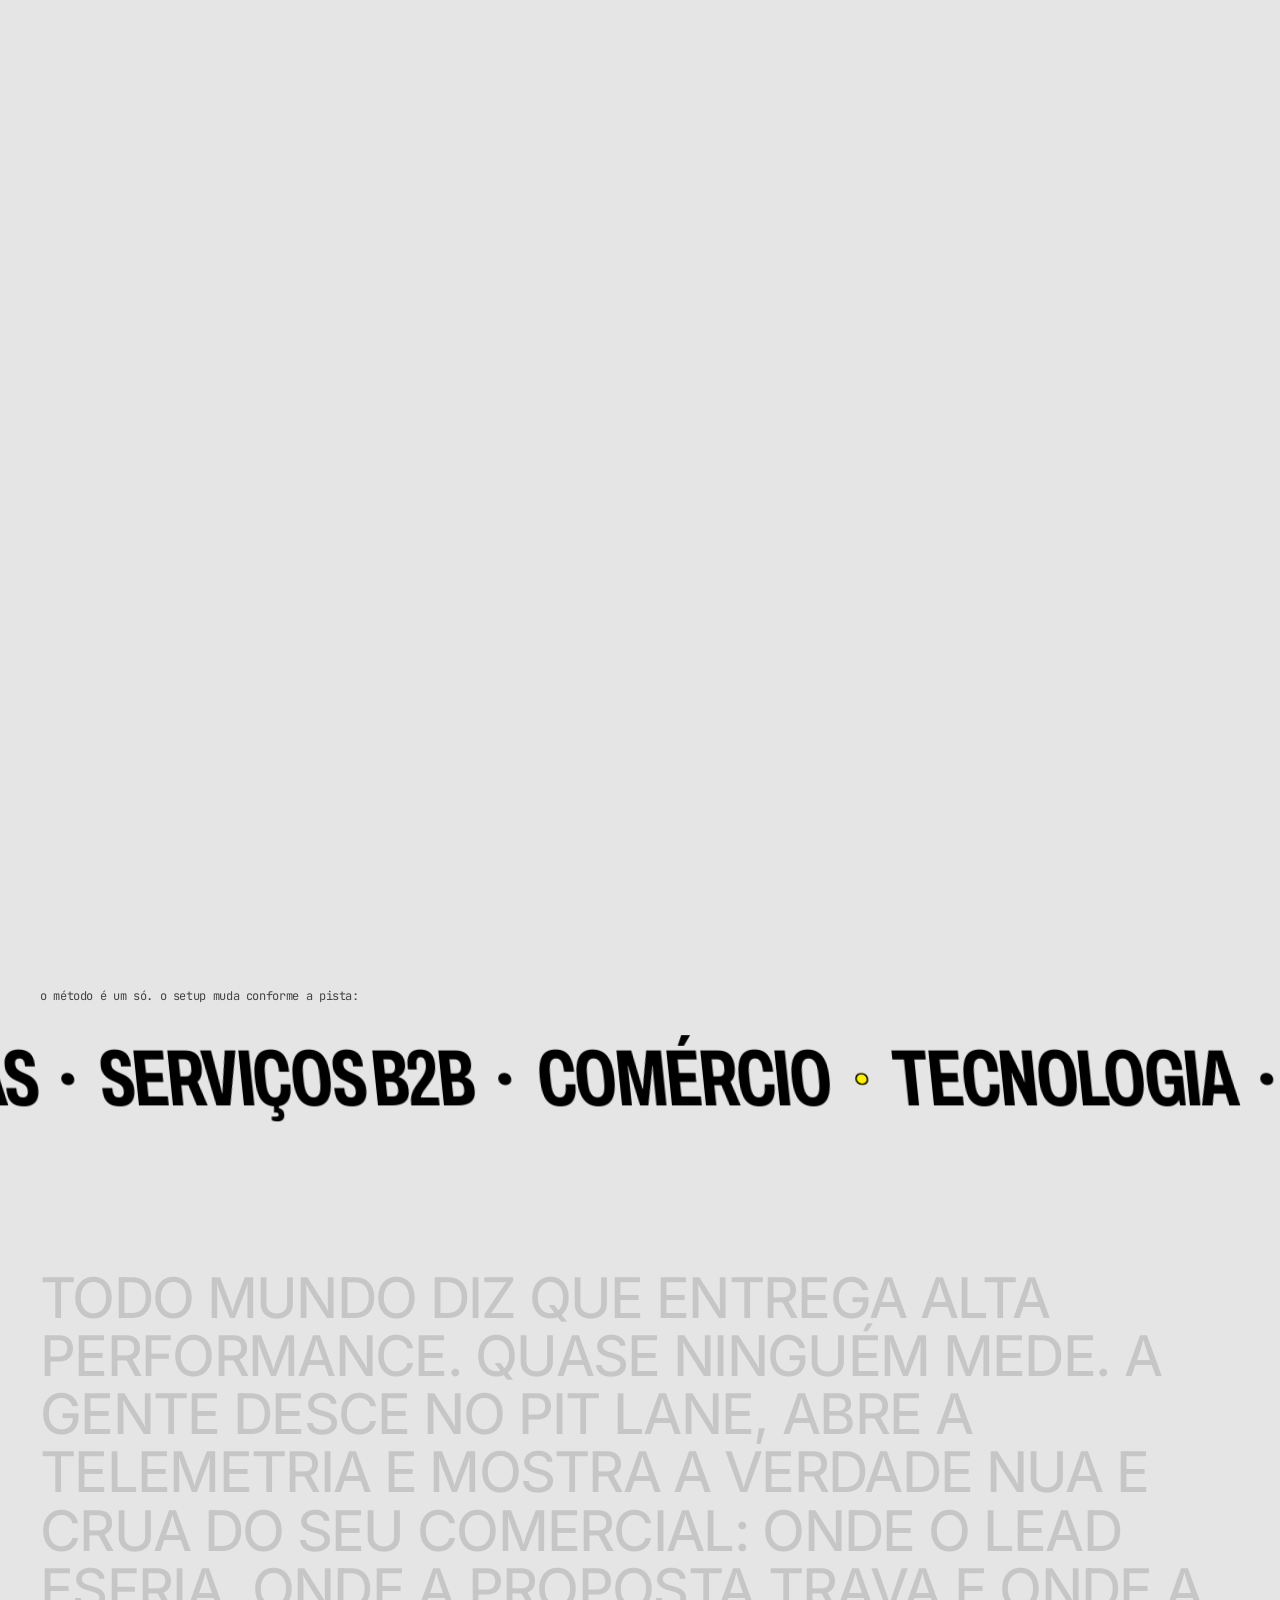
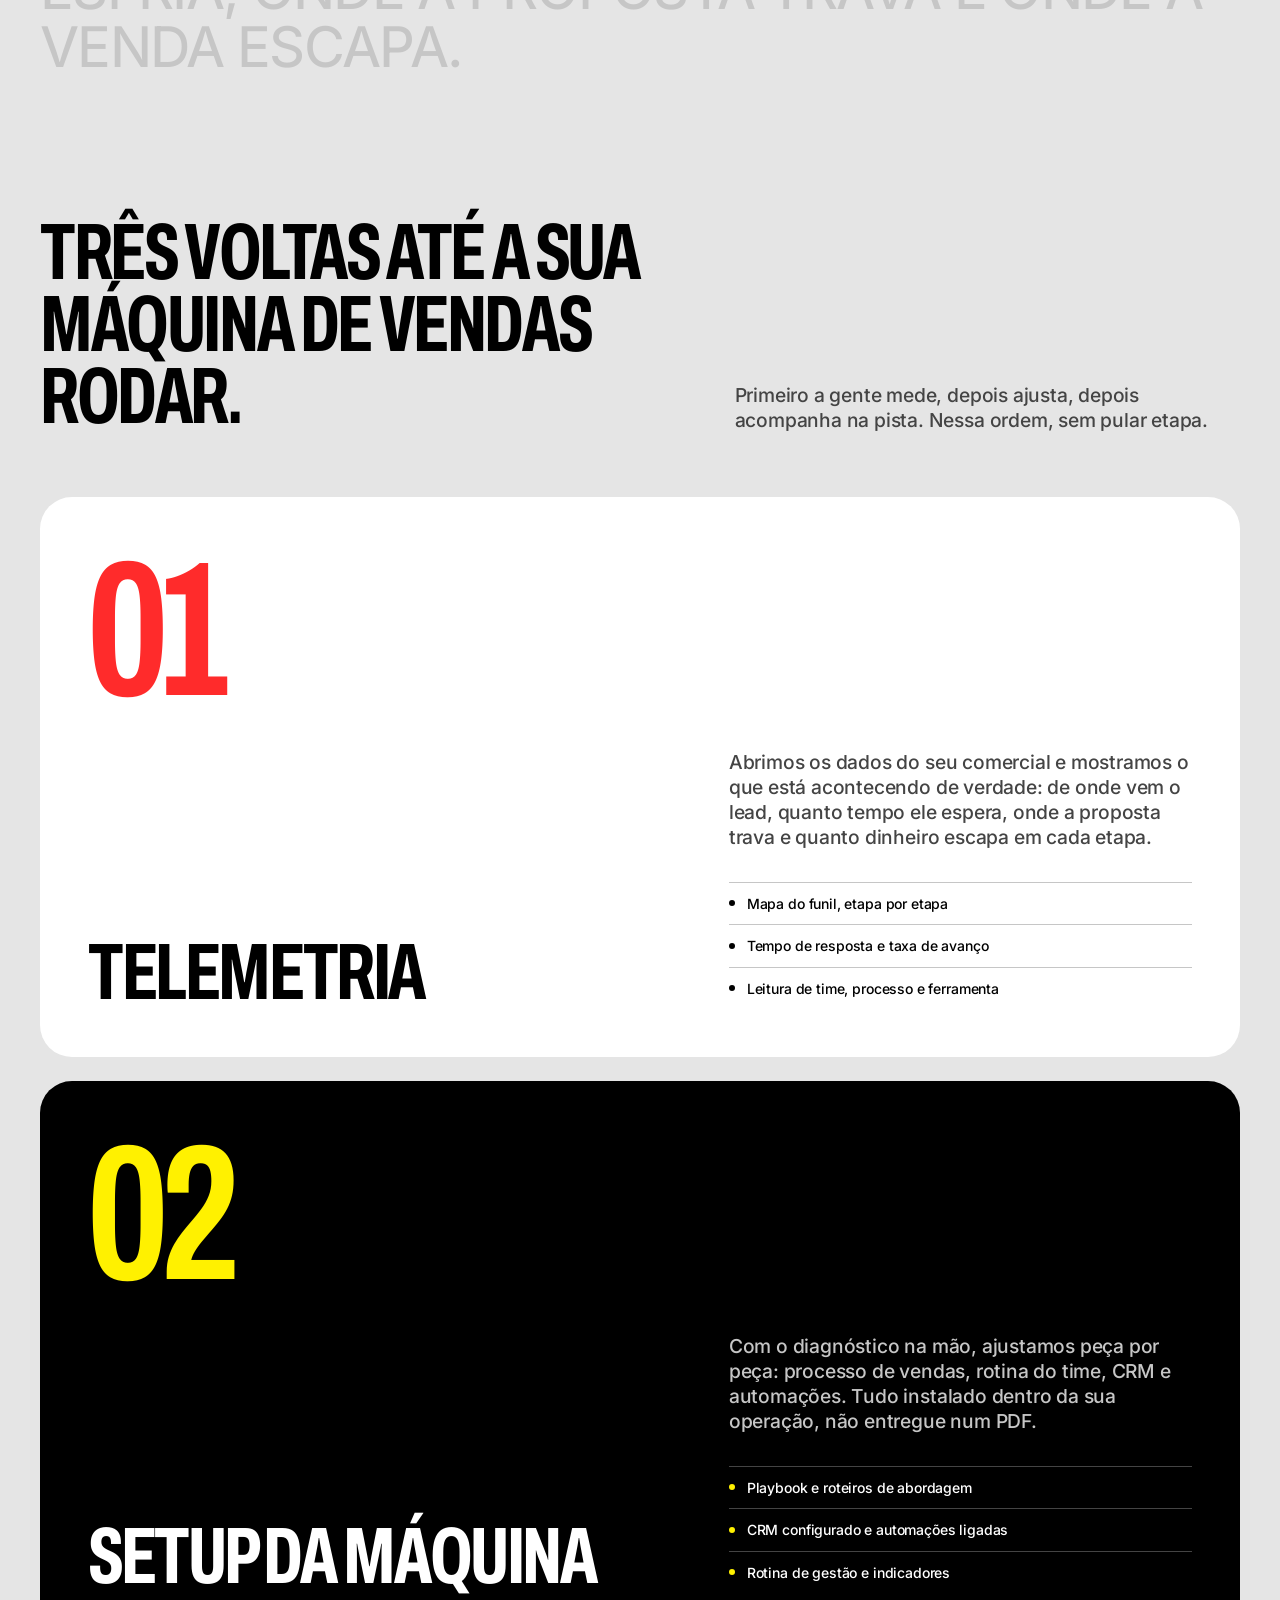
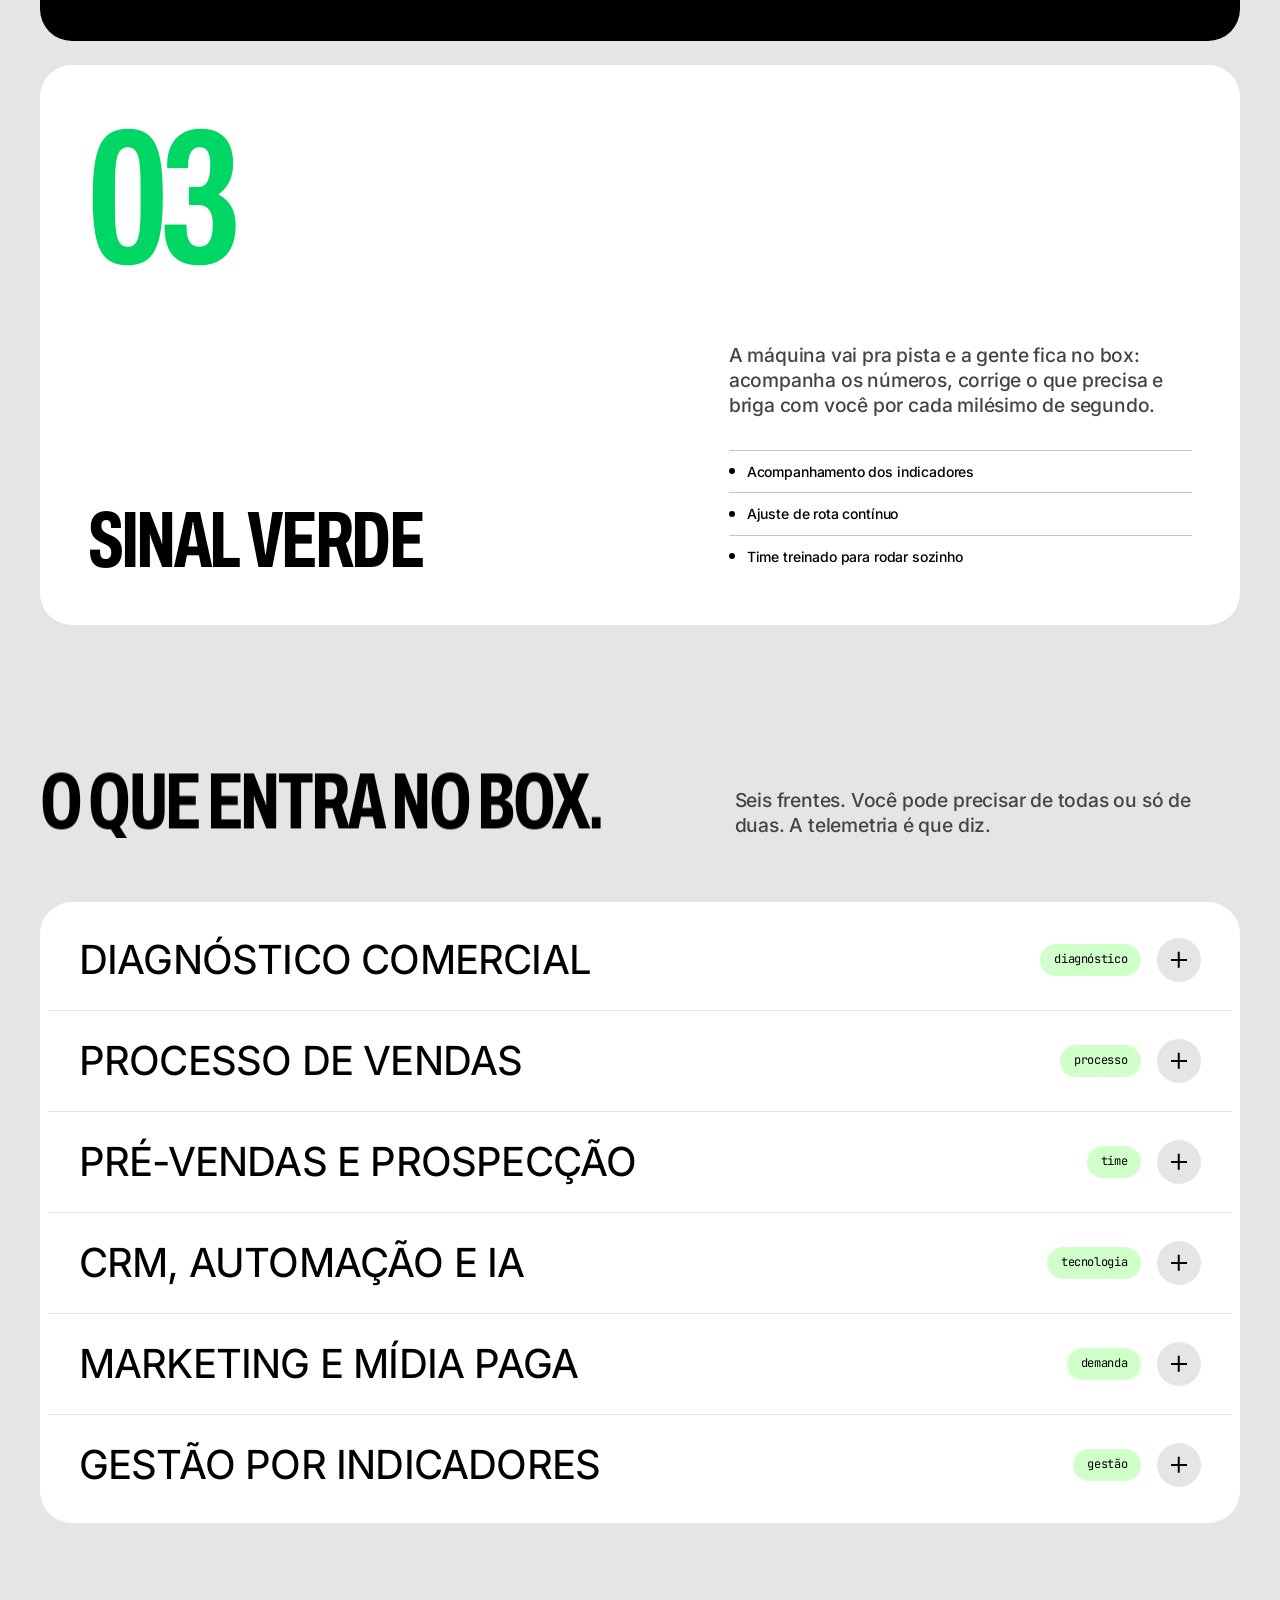
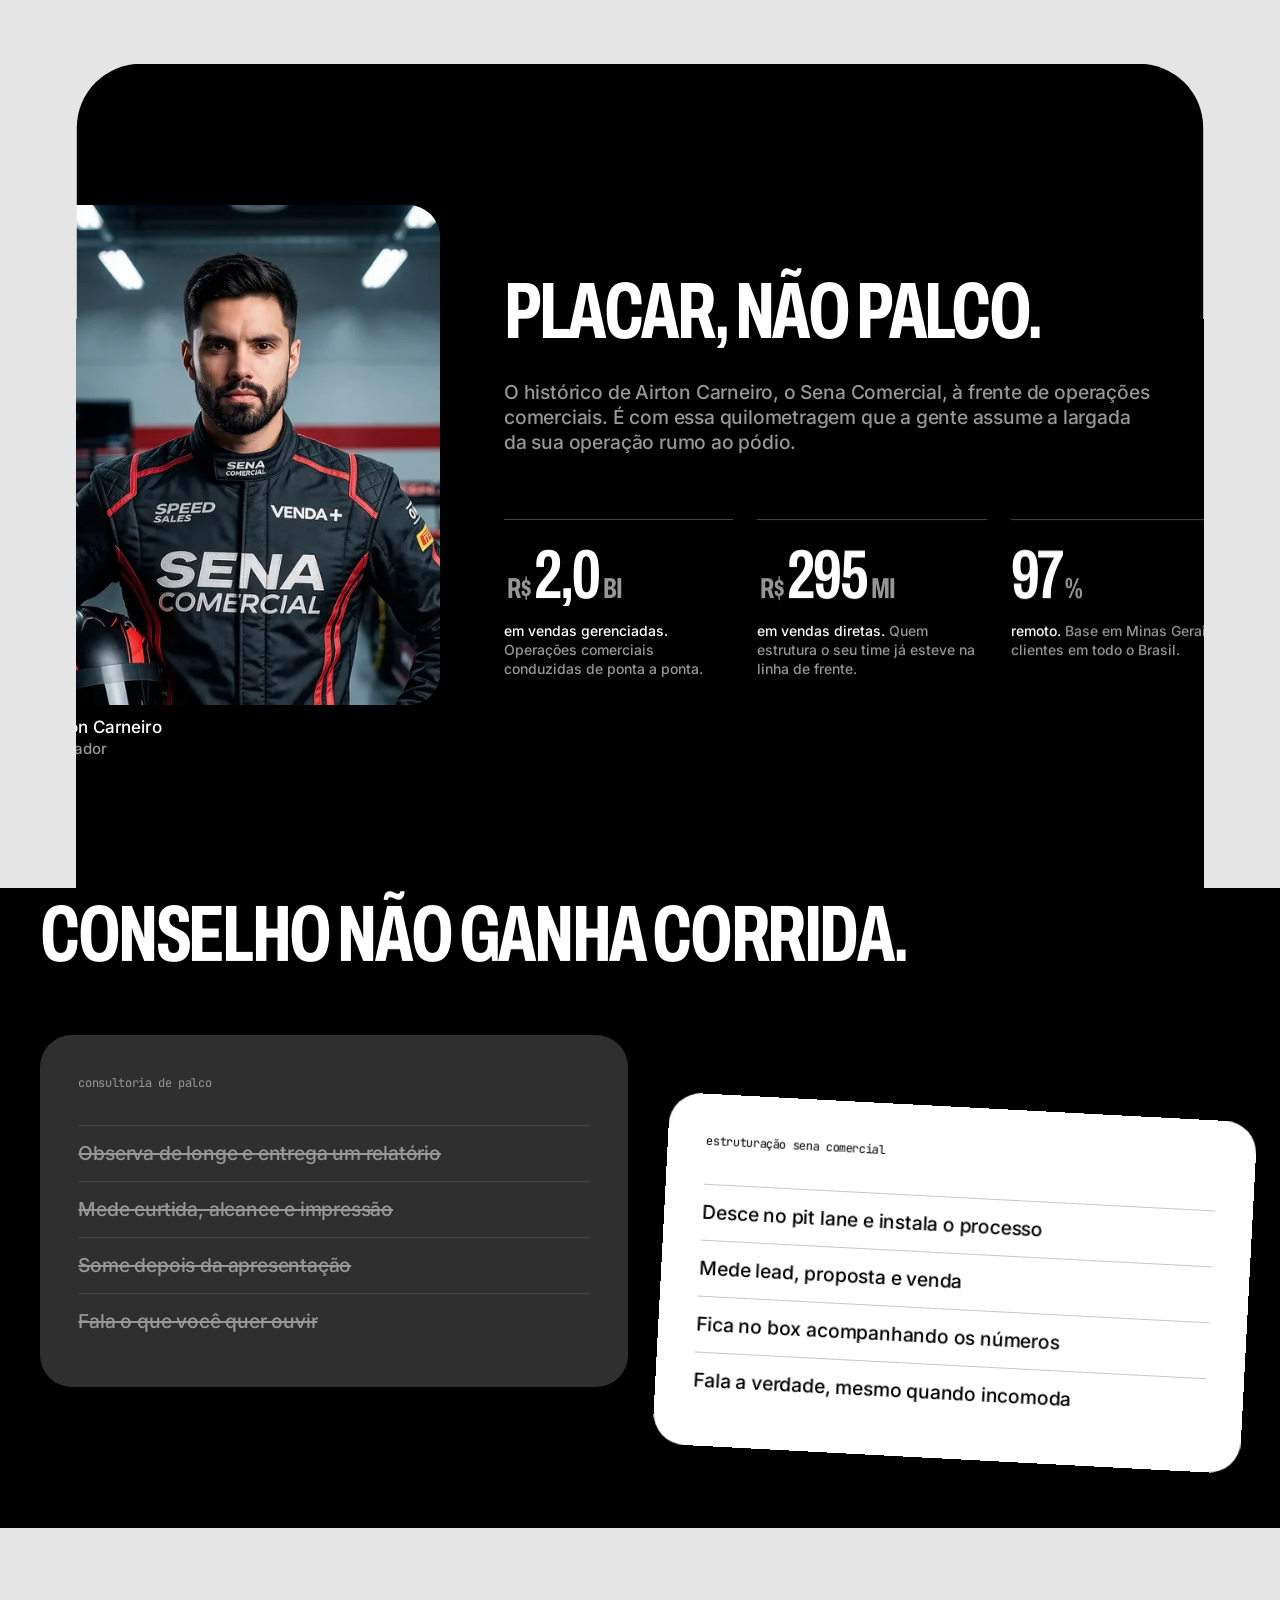
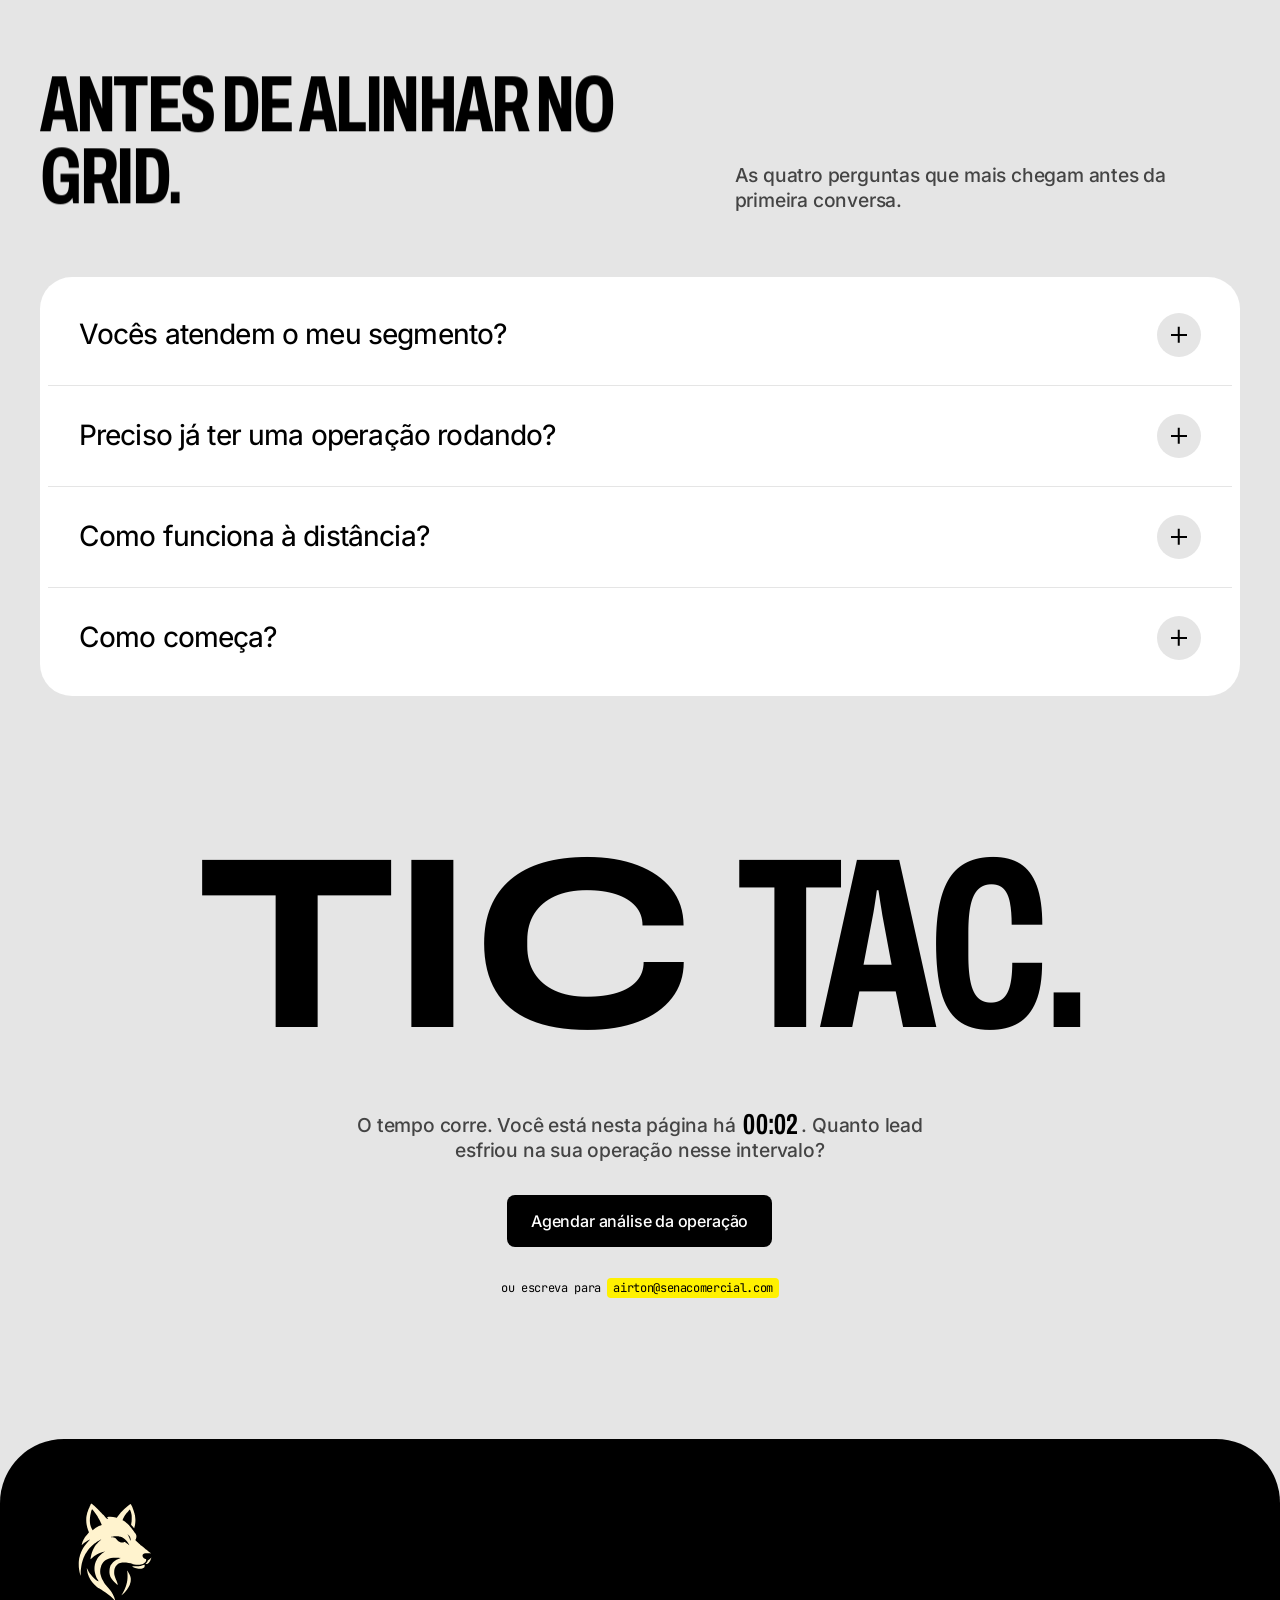
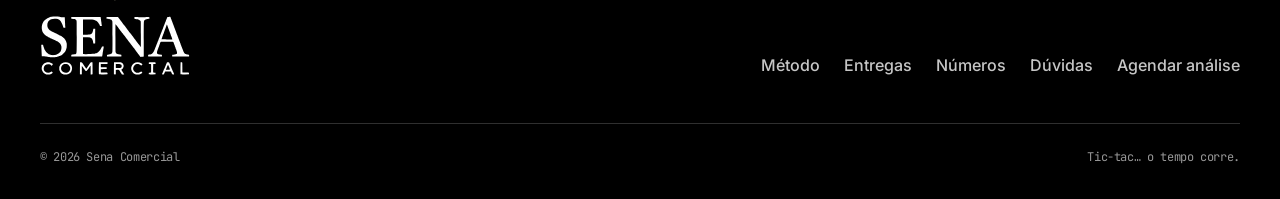
<file: index.html>
<!doctype html>
<html lang="pt-BR">
<head>
<meta charset="utf-8">
<meta name="viewport" content="width=device-width, initial-scale=1, viewport-fit=cover">
<title>Sena Comercial — estruturação comercial com rigor de escuderia</title>
<meta name="description" content="A Sena Comercial estrutura o processo, o time e a tecnologia de vendas da sua empresa. Diagnóstico, setup e acompanhamento, sem enrolação.">
<meta name="theme-color" content="#e5e5e5">
<link rel="canonical" href="https://senacomercial.com/">
<meta property="og:type" content="website">
<meta property="og:locale" content="pt_BR">
<meta property="og:url" content="https://senacomercial.com/">
<meta property="og:title" content="Sena Comercial — venda se ganha no milésimo de segundo">
<meta property="og:description" content="Estruturação comercial com rigor de escuderia: telemetria, setup da máquina e sinal verde.">
<meta property="og:image" content="https://senacomercial.com/assets/img/og-v2.png">
<meta property="og:image:width" content="1200">
<meta property="og:image:height" content="630">
<meta property="og:image:alt" content="Venda se ganha no milésimo de segundo.">
<meta name="twitter:card" content="summary_large_image">
<link rel="icon" href="/favicon.svg" type="image/svg+xml">
<link rel="preload" href="/assets/fonts/archivo.woff2" as="font" type="font/woff2" crossorigin>
<link rel="preload" href="/assets/fonts/inter.woff2" as="font" type="font/woff2" crossorigin>
<link rel="stylesheet" href="/assets/site.css">
<script>document.documentElement.classList.add('js')</script>
</head>
<body>

<div class="start on-dark" aria-hidden="true">
  <div class="start-lights"><i></i><i></i><i></i><i></i><i></i></div>
  <p class="mono start-label">aguardando a largada</p>
  <p class="display start-go">Bora vender!!!</p>
</div>

<header class="nav">
  <div class="nav-in">
    <a class="nav-logo" href="#topo" aria-label="Sena Comercial, início">
      <span class="wolf"></span><span class="sena-word"></span>
    </a>
    <nav class="nav-links" aria-label="Seções">
      <a href="#metodo">Método</a>
      <a href="#entregas">Entregas</a>
      <a href="#numeros">Números</a>
      <a href="#duvidas">Dúvidas</a>
    </nav>
    <a class="btn btn-dark btn-sm" data-cta href="#contato">Agendar análise</a>
  </div>
</header>

<main id="topo">

  <section class="hero">
    <div class="wrap hero-grid">
      <div class="hero-copy">
        <h1 class="display display-xl" aria-label="Venda se ganha no milésimo de segundo.">
          <span class="line" aria-hidden="true"><span class="line-in">Venda se</span></span>
          <span class="line" aria-hidden="true"><span class="line-in">ganha no</span></span>
          <span class="line" aria-hidden="true"><span class="line-in">milésimo</span></span>
          <span class="line" aria-hidden="true"><span class="line-in">de segundo.</span></span>
        </h1>
        <div class="hero-sub" data-hero-fade>
          <p class="lead">A Sena Comercial estrutura o processo, o time e a tecnologia de vendas da sua empresa com o rigor de uma escuderia. Sem palco e sem enrolação.</p>
          <div class="hero-actions">
            <a class="btn btn-dark" data-cta data-magnetic href="#contato">Agendar análise da operação</a>
            <a class="btn btn-ghost" href="#metodo">Ver o método</a>
          </div>
        </div>
      </div>

      <aside class="pit on-dark" data-pit aria-label="Cronômetro da sua visita">
        <div class="pit-top">
          <span class="tag"><i class="live-dot"></i>telemetria ao vivo</span>
          <span class="mono">sena / box 01</span>
        </div>
        <div class="pit-wolf" data-pit-wolf><span class="wolf"></span></div>
        <div class="pit-bottom">
          <span class="mono">tempo nesta página</span>
          <span class="timer" data-timer="hero" aria-hidden="true"></span>
          <p class="pit-note">Se tem lead esperando resposta do seu time agora, é esse o tempo que ele já esfriou.</p>
        </div>
      </aside>
    </div>
  </section>

  <section class="segments" aria-label="Segmentos atendidos">
    <div class="wrap"><p class="mono segments-label">o método é um só. o setup muda conforme a pista:</p></div>
    <div class="marquee display display-lg" data-marquee>
      <div class="marquee-track">
        <span>Imobiliário</span><span>Agências</span><span>Serviços B2B</span><span>Comércio</span><span>Tecnologia</span><span>Saúde</span><span>Educação</span><span>Indústria</span>
      </div>
    </div>
  </section>

  <section class="manifesto">
    <div class="wrap">
      <p data-scrub>Todo mundo diz que entrega alta performance. Quase ninguém mede. A gente desce no pit lane, abre a telemetria e mostra a verdade nua e crua do seu comercial: onde o lead esfria, onde a proposta trava e onde a venda escapa.</p>
    </div>
  </section>

  <section class="method" id="metodo">
    <div class="wrap">
      <div class="section-head">
        <h2 class="display display-lg">Três voltas até a sua máquina de vendas rodar.</h2>
        <p class="lead">Primeiro a gente mede, depois ajusta, depois acompanha na pista. Nessa ordem, sem pular etapa.</p>
      </div>
      <ol class="steps">
        <li class="step" data-step>
          <div class="step-head">
            <span class="display step-num" aria-hidden="true">01</span>
            <h3 class="display display-lg">Telemetria</h3>
          </div>
          <div class="step-body">
            <p>Abrimos os dados do seu comercial e mostramos o que está acontecendo de verdade: de onde vem o lead, quanto tempo ele espera, onde a proposta trava e quanto dinheiro escapa em cada etapa.</p>
            <ul class="step-list">
              <li>Mapa do funil, etapa por etapa</li>
              <li>Tempo de resposta e taxa de avanço</li>
              <li>Leitura de time, processo e ferramenta</li>
            </ul>
          </div>
        </li>
        <li class="step step-dark on-dark" data-step>
          <div class="step-head">
            <span class="display step-num" aria-hidden="true">02</span>
            <h3 class="display display-lg">Setup da máquina</h3>
          </div>
          <div class="step-body">
            <p>Com o diagnóstico na mão, ajustamos peça por peça: processo de vendas, rotina do time, CRM e automações. Tudo instalado dentro da sua operação, não entregue num PDF.</p>
            <ul class="step-list">
              <li>Playbook e roteiros de abordagem</li>
              <li>CRM configurado e automações ligadas</li>
              <li>Rotina de gestão e indicadores</li>
            </ul>
          </div>
        </li>
        <li class="step" data-step>
          <div class="step-head">
            <span class="display step-num" aria-hidden="true">03</span>
            <h3 class="display display-lg">Sinal verde</h3>
          </div>
          <div class="step-body">
            <p>A máquina vai pra pista e a gente fica no box: acompanha os números, corrige o que precisa e briga com você por cada milésimo de segundo.</p>
            <ul class="step-list">
              <li>Acompanhamento dos indicadores</li>
              <li>Ajuste de rota contínuo</li>
              <li>Time treinado para rodar sozinho</li>
            </ul>
          </div>
        </li>
      </ol>
    </div>
  </section>

  <section class="deliver" id="entregas">
    <div class="wrap">
      <div class="section-head">
        <h2 class="display display-lg">O que entra no box.</h2>
        <p class="lead">Seis frentes. Você pode precisar de todas ou só de duas. A telemetria é que diz.</p>
      </div>
      <div class="acc" data-acc>
        <div class="acc-item">
          <button class="acc-btn" aria-expanded="false"><span class="heading">Diagnóstico comercial</span><span class="tag">diagnóstico</span><i class="acc-icon"></i></button>
          <div class="acc-panel"><div><p>Uma leitura completa do seu funil, do primeiro contato ao contrato assinado. Você sai sabendo exatamente o que precisa ser feito e em que ordem.</p></div></div>
        </div>
        <div class="acc-item">
          <button class="acc-btn" aria-expanded="false"><span class="heading">Processo de vendas</span><span class="tag">processo</span><i class="acc-icon"></i></button>
          <div class="acc-panel"><div><p>Etapas claras, roteiros de abordagem, cadência de follow-up e critérios de qualificação. O jeito de vender deixa de morar na cabeça de um vendedor e vira padrão do time.</p></div></div>
        </div>
        <div class="acc-item">
          <button class="acc-btn" aria-expanded="false"><span class="heading">Pré-vendas e prospecção</span><span class="tag">time</span><i class="acc-icon"></i></button>
          <div class="acc-panel"><div><p>Estrutura de SDR para responder rápido quem chega e ir atrás de quem ainda não chegou. Lista, abordagem, cadência e meta de reunião marcada.</p></div></div>
        </div>
        <div class="acc-item">
          <button class="acc-btn" aria-expanded="false"><span class="heading">CRM, automação e IA</span><span class="tag">tecnologia</span><i class="acc-icon"></i></button>
          <div class="acc-panel"><div><p>CRM configurado do jeito que o seu time usa, automações que tiram tarefa repetida da frente e agentes de IA onde eles de fato ganham tempo.</p></div></div>
        </div>
        <div class="acc-item">
          <button class="acc-btn" aria-expanded="false"><span class="heading">Marketing e mídia paga</span><span class="tag">demanda</span><i class="acc-icon"></i></button>
          <div class="acc-panel"><div><p>Campanhas e criativos pensados para gerar conversa de venda, não curtida. O marketing passa a ser cobrado pelo que o comercial fecha.</p></div></div>
        </div>
        <div class="acc-item">
          <button class="acc-btn" aria-expanded="false"><span class="heading">Gestão por indicadores</span><span class="tag">gestão</span><i class="acc-icon"></i></button>
          <div class="acc-panel"><div><p>Painel com os números que importam e uma rotina de acompanhamento. Você para de gerir por sensação e passa a decidir olhando o placar.</p></div></div>
        </div>
      </div>
    </div>
  </section>

  <section class="numbers on-dark" id="numeros" data-numbers>
    <div class="wrap">
      <div class="numbers-intro">
        <figure class="founder">
          <img src="/assets/img/airton.webp" srcset="/assets/img/airton-480.webp 480w, /assets/img/airton.webp 800w" sizes="(max-width: 900px) min(100vw - 32px, 360px), 400px" width="800" height="1000" loading="lazy" decoding="async" alt="Airton Carneiro, o Sena, de macacão de piloto da Sena Comercial segurando o capacete">
          <figcaption><strong>Airton Carneiro</strong><span>Fundador</span></figcaption>
        </figure>
        <div class="numbers-copy">
          <h2 class="display display-lg">Placar, não palco.</h2>
          <p class="lead">O histórico de Airton Carneiro, o Sena Comercial, à frente de operações comerciais. É com essa quilometragem que a gente assume a largada da sua operação rumo ao pódio.</p>
        <dl class="stats">
          <div class="stat">
            <dt class="display stat-n"><small>R$</small><span data-count="2.1" data-dec="1">2,1</span><small>bi</small></dt>
            <dd><p><strong>em vendas gerenciadas.</strong> Operações comerciais conduzidas de ponta a ponta.</p></dd>
          </div>
          <div class="stat">
            <dt class="display stat-n"><small>R$</small><span data-count="303" data-dec="0">303</span><small>mi</small></dt>
            <dd><p><strong>em vendas diretas.</strong> Quem estrutura o seu time já esteve na linha de frente.</p></dd>
          </div>
          <div class="stat">
            <dt class="display stat-n"><span data-count="100" data-dec="0">100</span><small>%</small></dt>
            <dd><p><strong>remoto.</strong> Base em Minas Gerais, clientes em todo o Brasil.</p></dd>
          </div>
        </dl>
        </div>
      </div>
    </div>
  </section>

  <section class="versus on-dark">
    <div class="wrap">
      <h2 class="display display-lg">Conselho não ganha corrida.</h2>
      <div class="versus-grid">
        <div class="vcard vcard-a">
          <p class="mono">consultoria de palco</p>
          <ul>
            <li>Observa de longe e entrega um relatório</li>
            <li>Mede curtida, alcance e impressão</li>
            <li>Some depois da apresentação</li>
            <li>Fala o que você quer ouvir</li>
          </ul>
        </div>
        <div class="vcard vcard-b">
          <p class="mono">estruturação sena comercial</p>
          <ul>
            <li>Desce no pit lane e instala o processo</li>
            <li>Mede lead, proposta e venda</li>
            <li>Fica no box acompanhando os números</li>
            <li>Fala a verdade, mesmo quando incomoda</li>
          </ul>
        </div>
      </div>
    </div>
  </section>

  <section class="faq" id="duvidas">
    <div class="wrap">
      <div class="section-head">
        <h2 class="display display-lg">Antes de alinhar no grid.</h2>
        <p class="lead">As quatro perguntas que mais chegam antes da primeira conversa.</p>
      </div>
      <div class="acc" data-acc>
        <div class="acc-item">
          <button class="acc-btn" aria-expanded="false"><span class="heading">Vocês atendem o meu segmento?</span><i class="acc-icon"></i></button>
          <div class="acc-panel"><div><p>Se a sua empresa tem lead chegando e alguém vendendo, sim. O método é o mesmo para imobiliário, agências, serviços, comércio e outros mercados. O que muda é o setup.</p></div></div>
        </div>
        <div class="acc-item">
          <button class="acc-btn" aria-expanded="false"><span class="heading">Preciso já ter uma operação rodando?</span><i class="acc-icon"></i></button>
          <div class="acc-panel"><div><p>Precisa. Nosso trabalho é diagnosticar e ajustar quem já vende e quer vender mais com a estrutura que tem. Sem histórico não existe telemetria para ler.</p></div></div>
        </div>
        <div class="acc-item">
          <button class="acc-btn" aria-expanded="false"><span class="heading">Como funciona à distância?</span><i class="acc-icon"></i></button>
          <div class="acc-panel"><div><p>A operação é 100% remota. As reuniões são por vídeo e o trabalho acontece dentro do seu CRM e dos seus números, com o seu time.</p></div></div>
        </div>
        <div class="acc-item">
          <button class="acc-btn" aria-expanded="false"><span class="heading">Como começa?</span><i class="acc-icon"></i></button>
          <div class="acc-panel"><div><p>Com a análise da operação: uma conversa em que olhamos os seus números e dizemos o que precisa ser feito. Se fizer sentido para os dois lados, partimos para a telemetria.</p></div></div>
        </div>
      </div>
    </div>
  </section>

  <section class="cta" id="contato">
    <div class="wrap">
      <h2 class="tictac" data-tictac aria-label="Tic-tac."><span aria-hidden="true">Tic</span><span aria-hidden="true">Tac.</span></h2>
      <div class="cta-body">
        <p class="lead">O tempo corre. Você está nesta página há <span class="timer" data-timer="cta" aria-hidden="true"></span>. Quanto lead esfriou na sua operação nesse intervalo?</p>
        <a class="btn btn-dark" data-cta data-magnetic href="#contato">Agendar análise da operação</a>
        <p class="mono cta-mail">ou escreva para <a data-mail href="mailto:airton@senacomercial.com">airton@senacomercial.com</a></p>
      </div>
    </div>
  </section>

</main>

<footer class="footer on-dark">
  <div class="wrap">
    <div class="footer-top">
      <a class="footer-logo" href="#topo" aria-label="Sena Comercial, voltar ao início">
        <span class="wolf"></span><span class="wordmark"></span>
      </a>
      <nav class="footer-links" aria-label="Rodapé">
        <a href="#metodo">Método</a>
        <a href="#entregas">Entregas</a>
        <a href="#numeros">Números</a>
        <a href="#duvidas">Dúvidas</a>
        <a data-cta href="#contato">Agendar análise</a>
      </nav>
    </div>
    <div class="footer-bottom mono">
      <span>© <span data-year>2026</span> Sena Comercial</span>
      <span>Tic-tac… o tempo corre.</span>
    </div>
  </div>
</footer>

<script src="/assets/vendor/gsap.min.js"></script>
<script src="/assets/vendor/ScrollTrigger.min.js"></script>
<script src="/assets/vendor/lenis.min.js"></script>
<script src="/assets/site.js"></script>
</body>
</html>
</file>
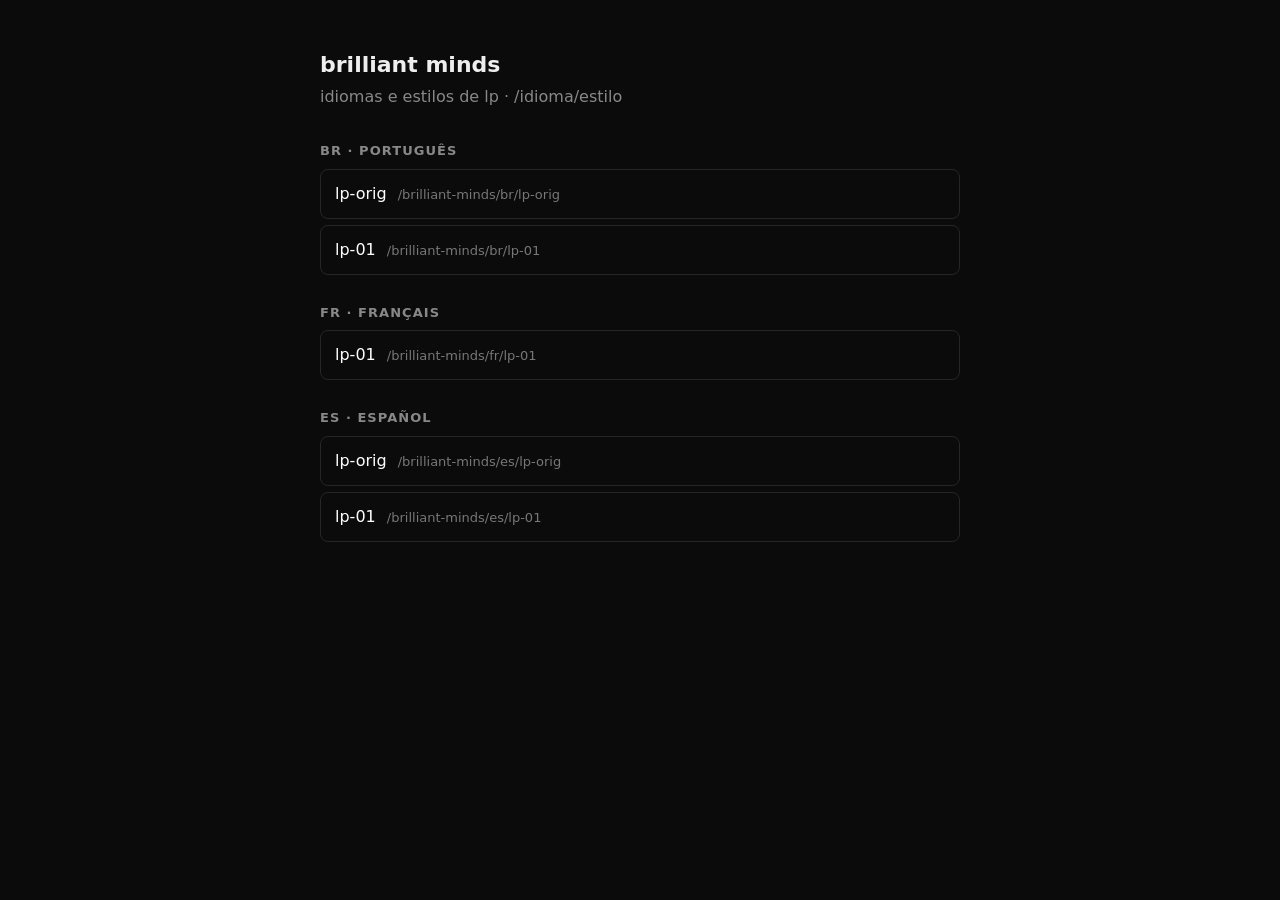
<file: brilliant-minds/index.html>
<!doctype html>
<html lang="pt-BR">
<head>
<meta charset="utf-8">
<meta name="viewport" content="width=device-width, initial-scale=1">
<meta name="robots" content="noindex, nofollow">
<title>brilliant minds — versões de lp</title>
<style>
  :root { color-scheme: dark; }
  body { margin: 0; font: 16px/1.5 system-ui, sans-serif; background: #0b0b0c; color: #eee; padding: 48px 20px; }
  main { max-width: 640px; margin: 0 auto; }
  h1 { font-size: 22px; margin: 0 0 4px; }
  p.sub { color: #888; margin: 0 0 32px; }
  h2 { font-size: 13px; text-transform: uppercase; letter-spacing: .08em; color: #888; margin: 28px 0 8px; }
  a { display: block; padding: 12px 14px; margin-bottom: 6px; border: 1px solid #262626; border-radius: 8px; color: #fff; text-decoration: none; }
  a:hover { border-color: #555; }
  a span { color: #777; font-size: 13px; margin-left: 6px; }
</style>
</head>
<body>
<main>
  <h1>brilliant minds</h1>
  <p class="sub">idiomas e estilos de lp · /idioma/estilo</p>

  <h2>br · português</h2>
  <a href="/brilliant-minds/br/lp-orig">lp-orig <span>/brilliant-minds/br/lp-orig</span></a>
  <a href="/brilliant-minds/br/lp-01">lp-01 <span>/brilliant-minds/br/lp-01</span></a>

  <h2>fr · français</h2>
  <a href="/brilliant-minds/fr/lp-01">lp-01 <span>/brilliant-minds/fr/lp-01</span></a>

  <h2>es · español</h2>
  <a href="/brilliant-minds/es/lp-orig">lp-orig <span>/brilliant-minds/es/lp-orig</span></a>
  <a href="/brilliant-minds/es/lp-01">lp-01 <span>/brilliant-minds/es/lp-01</span></a>
</main>
</body>
</html>
</file>
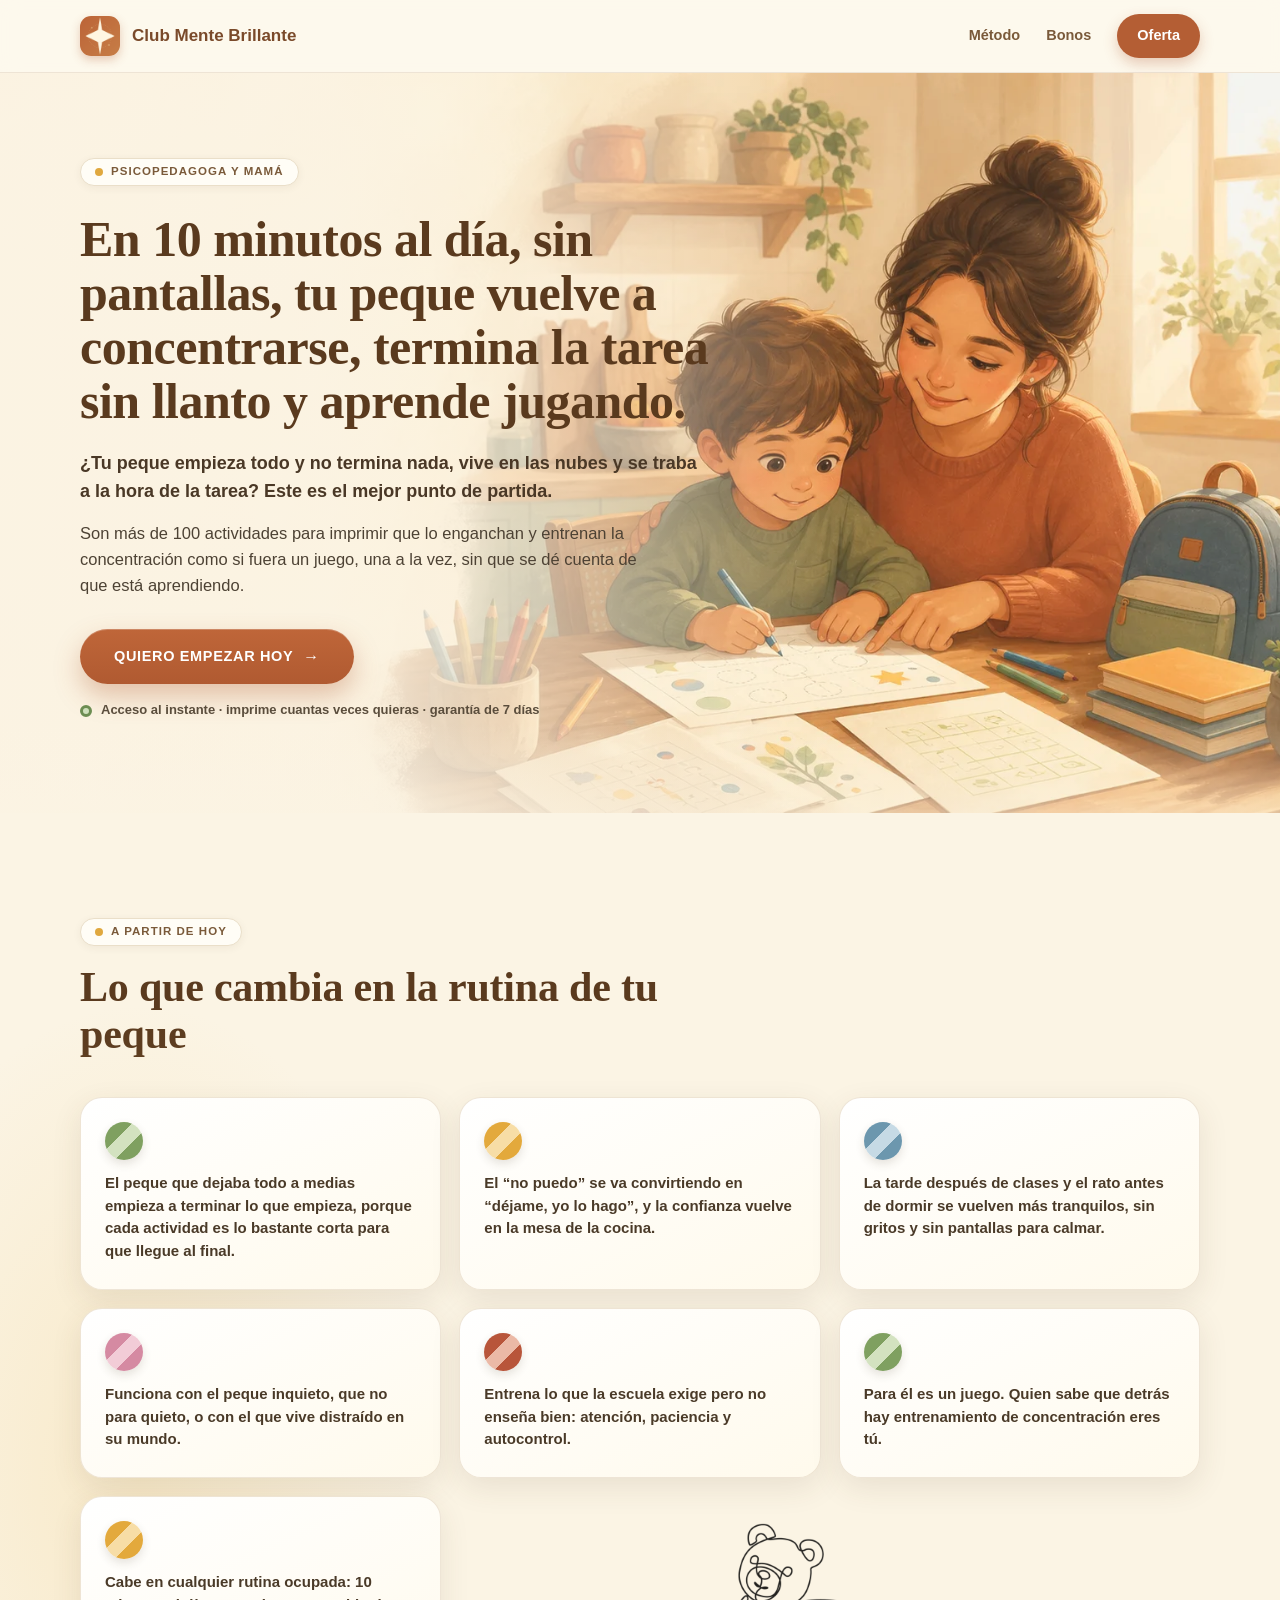
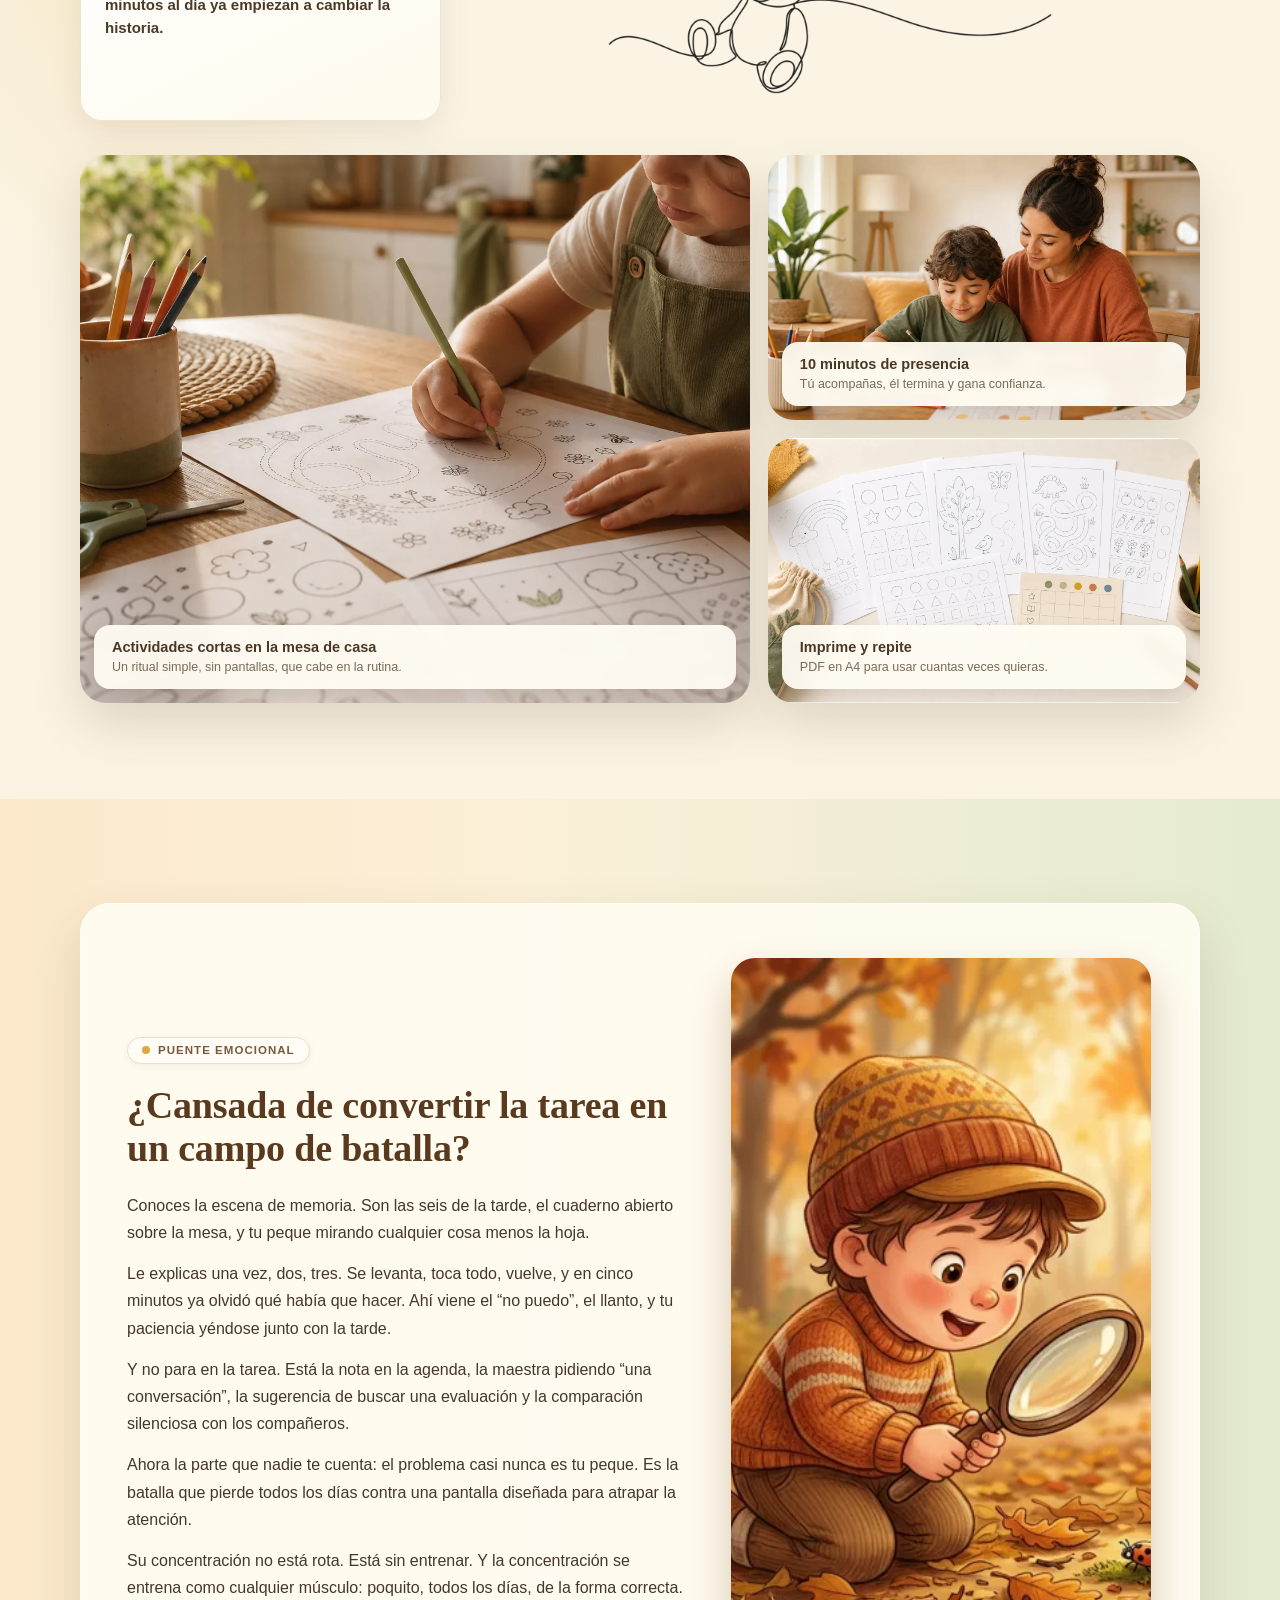
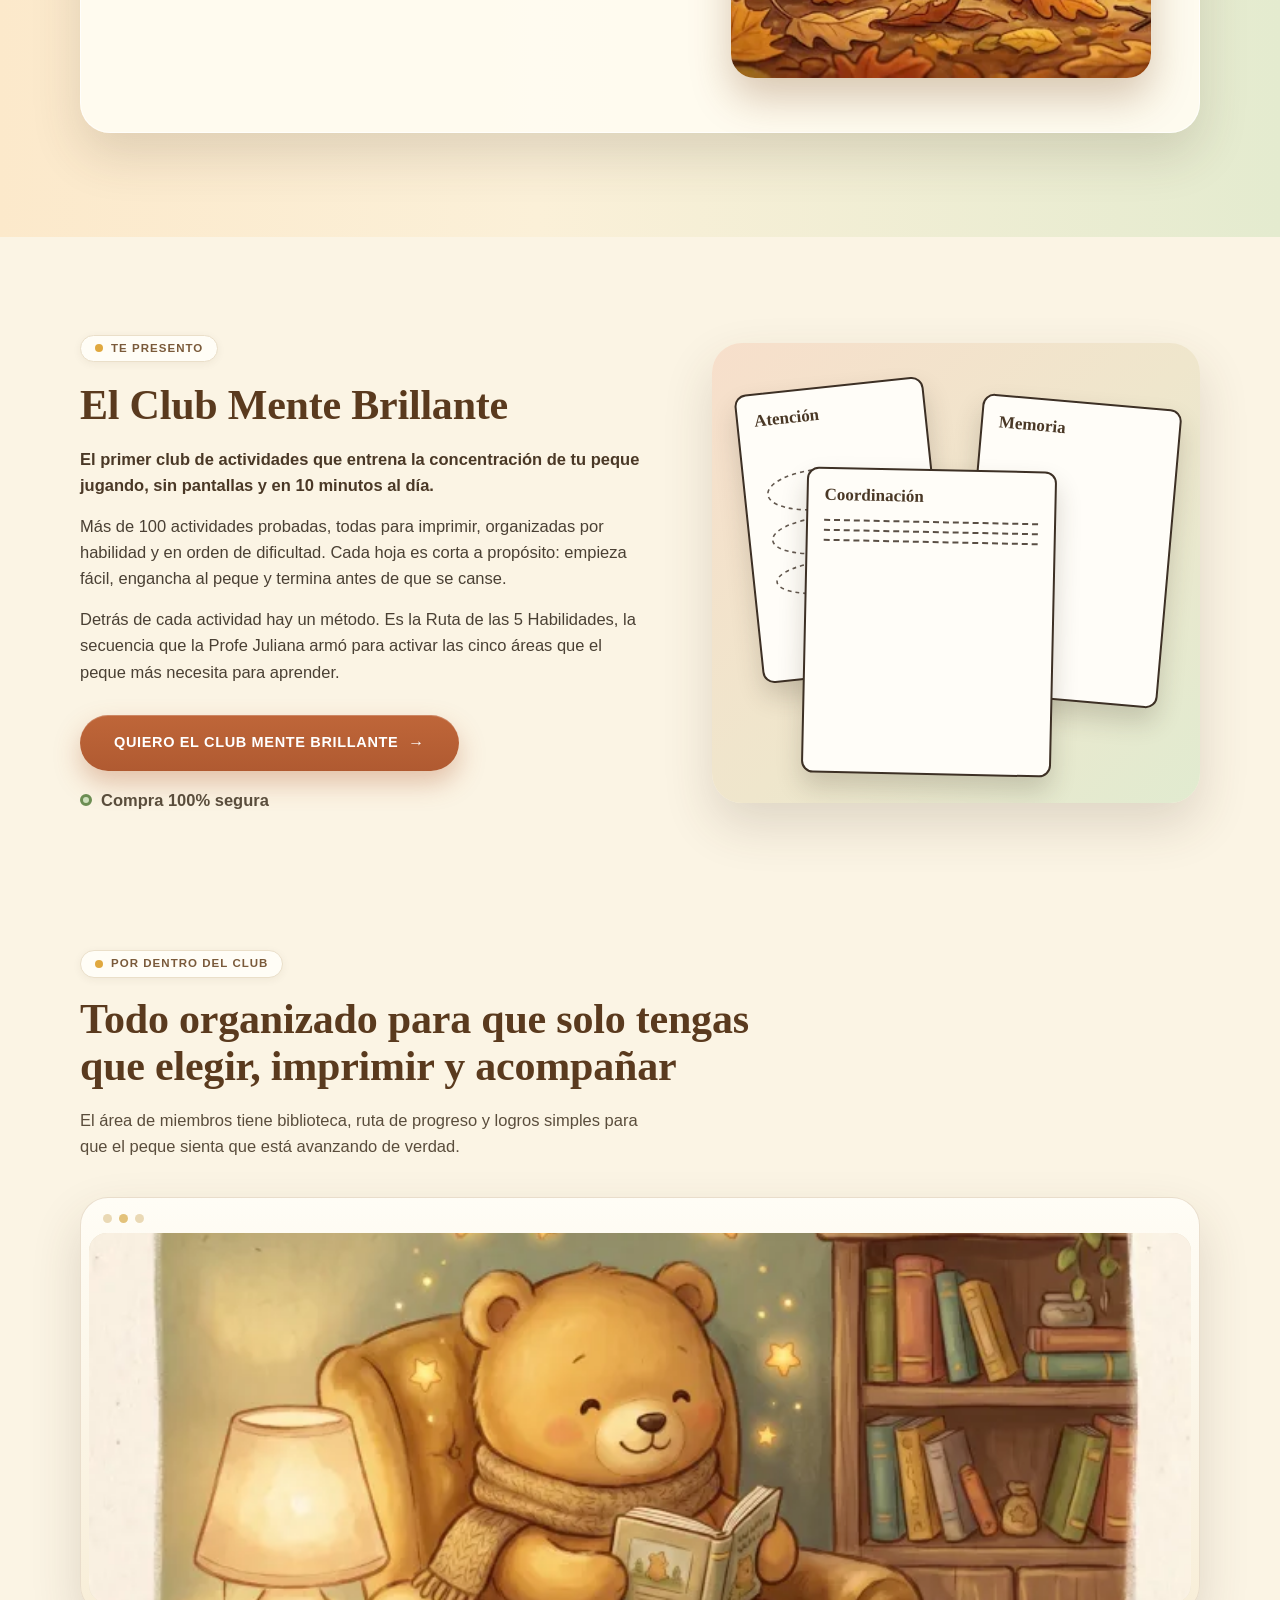
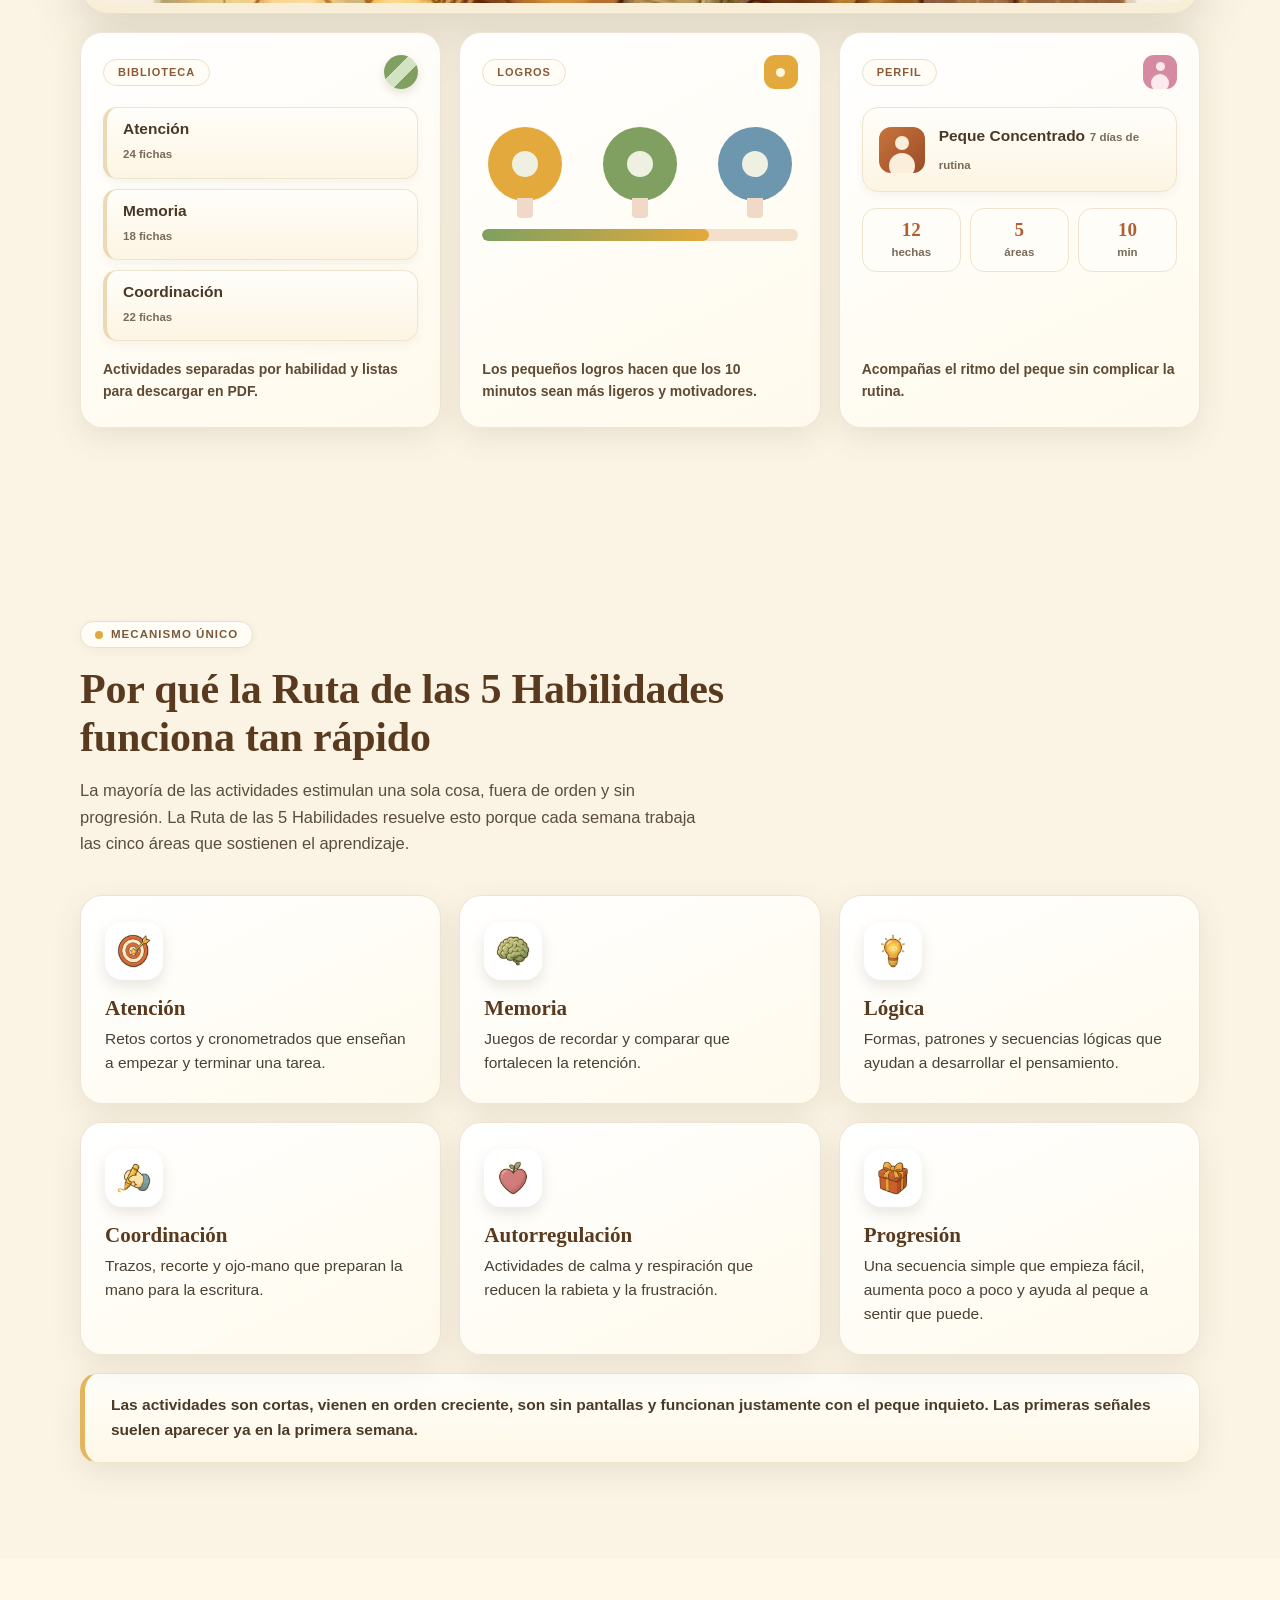
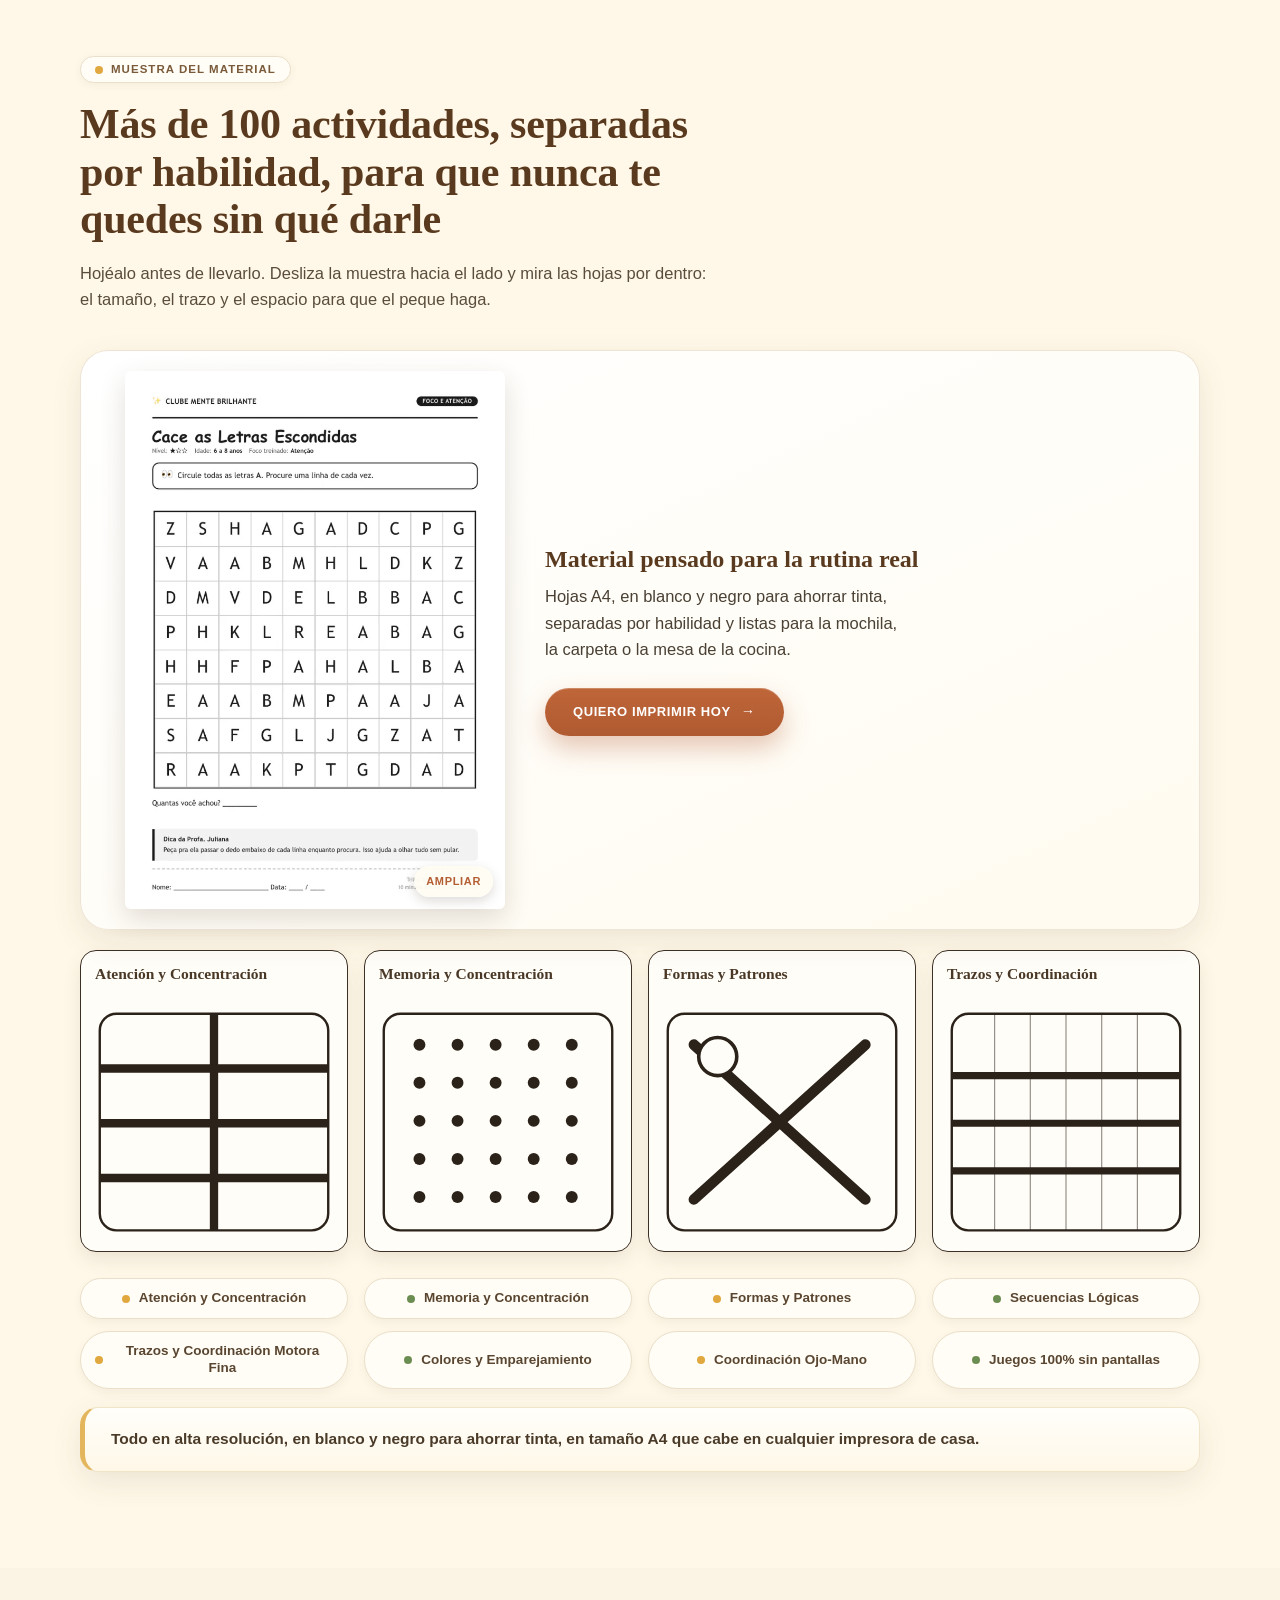
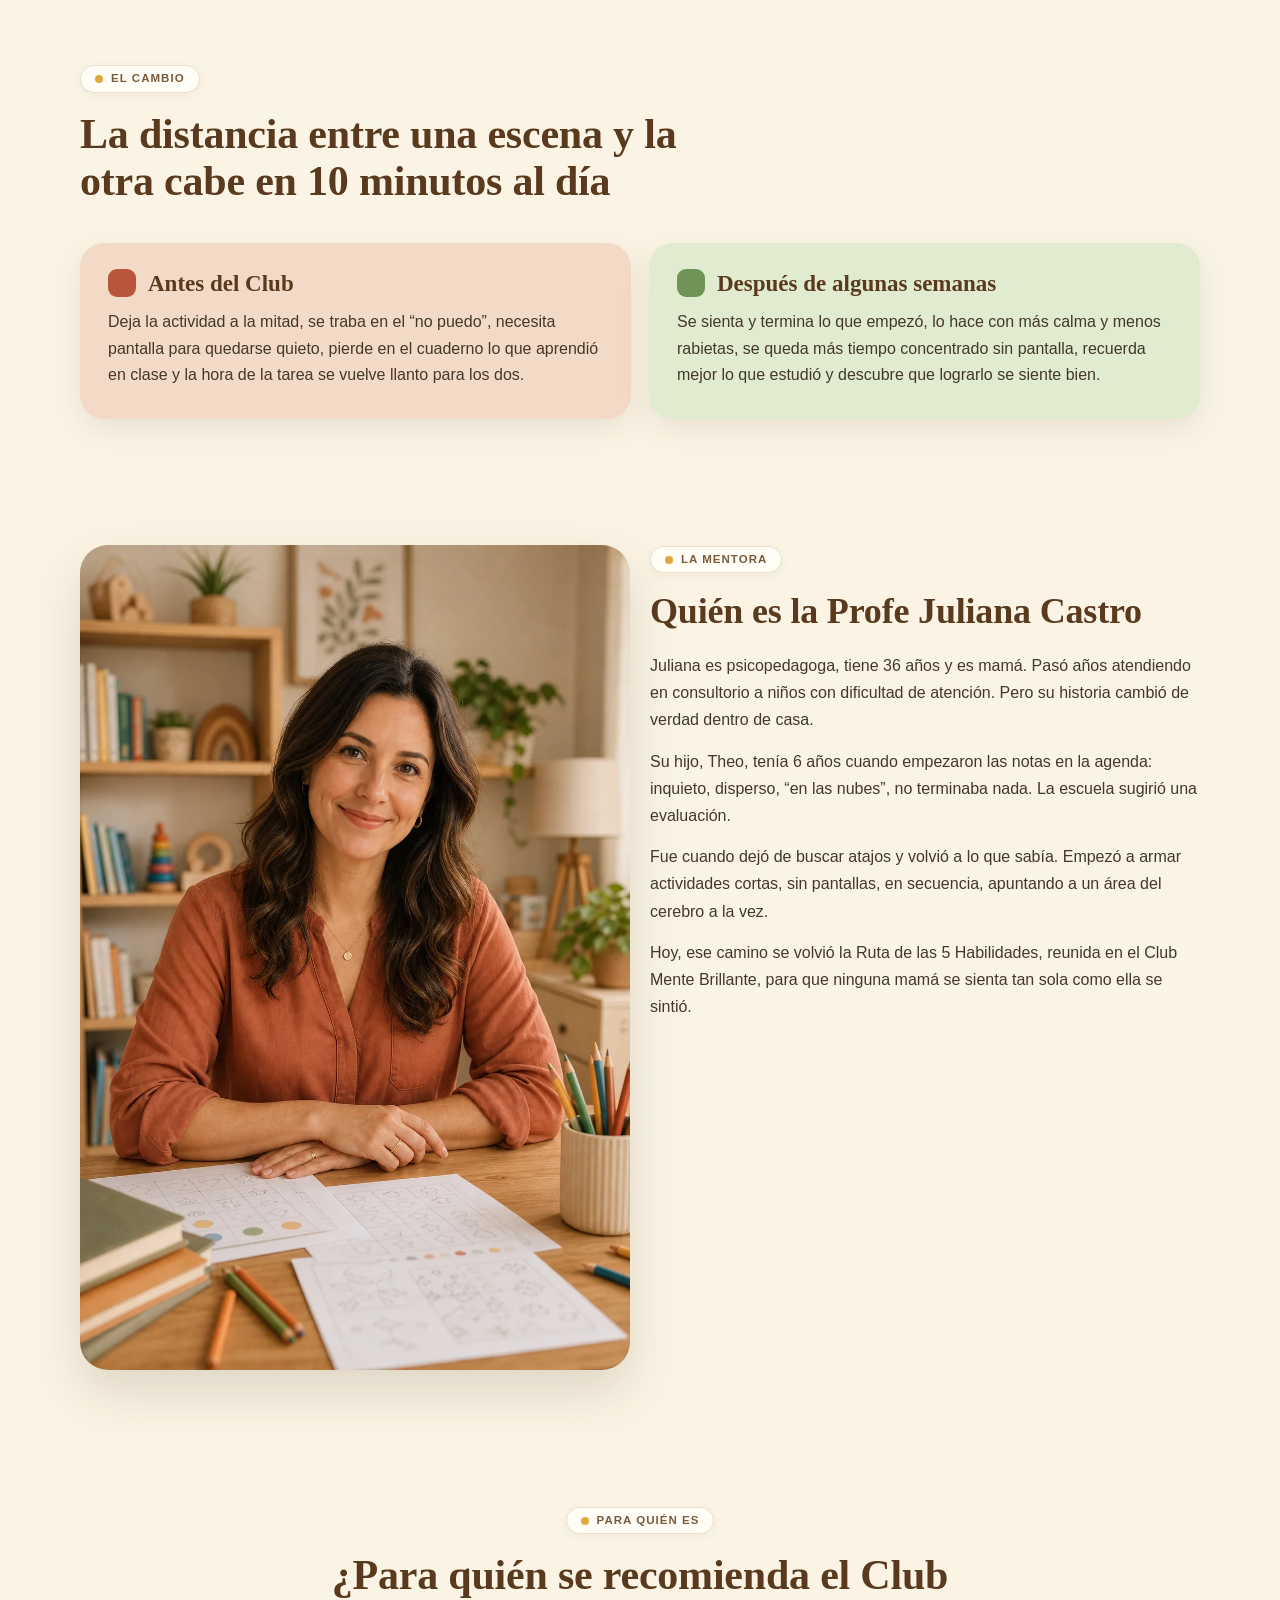
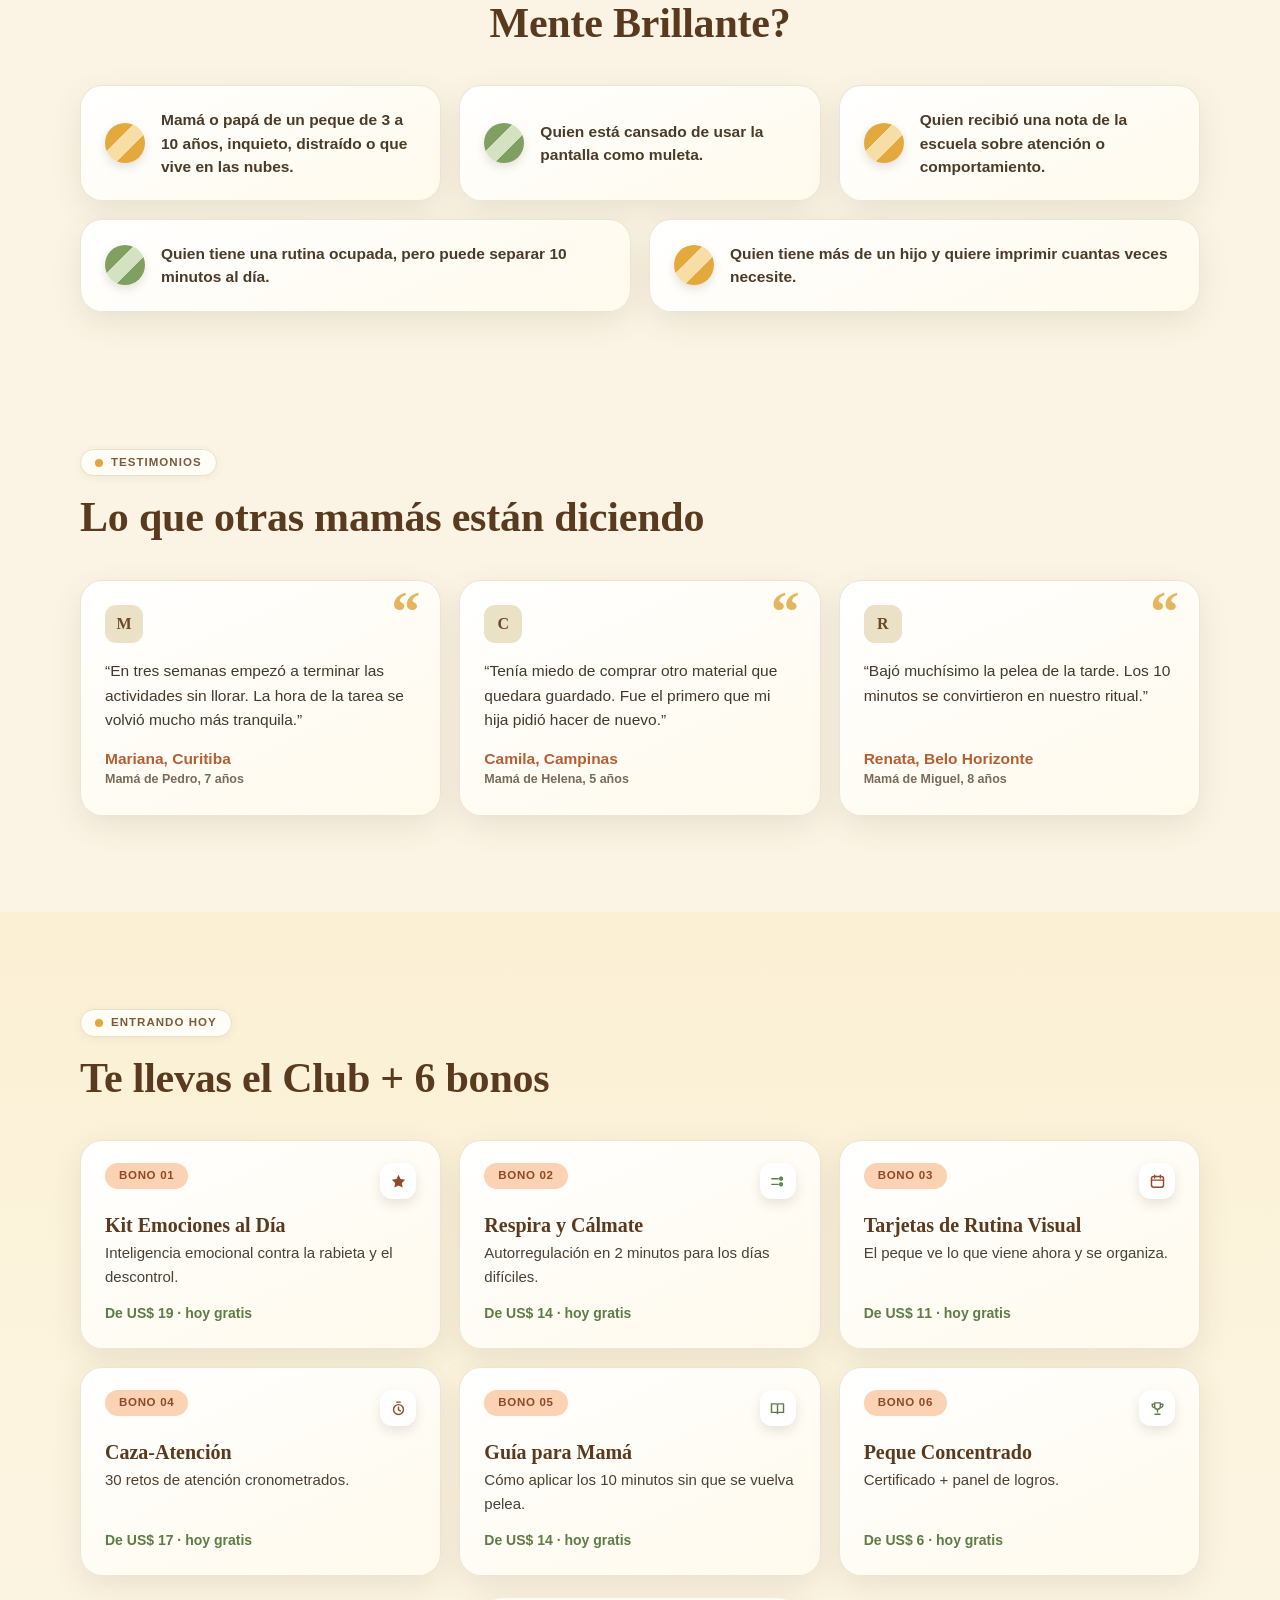
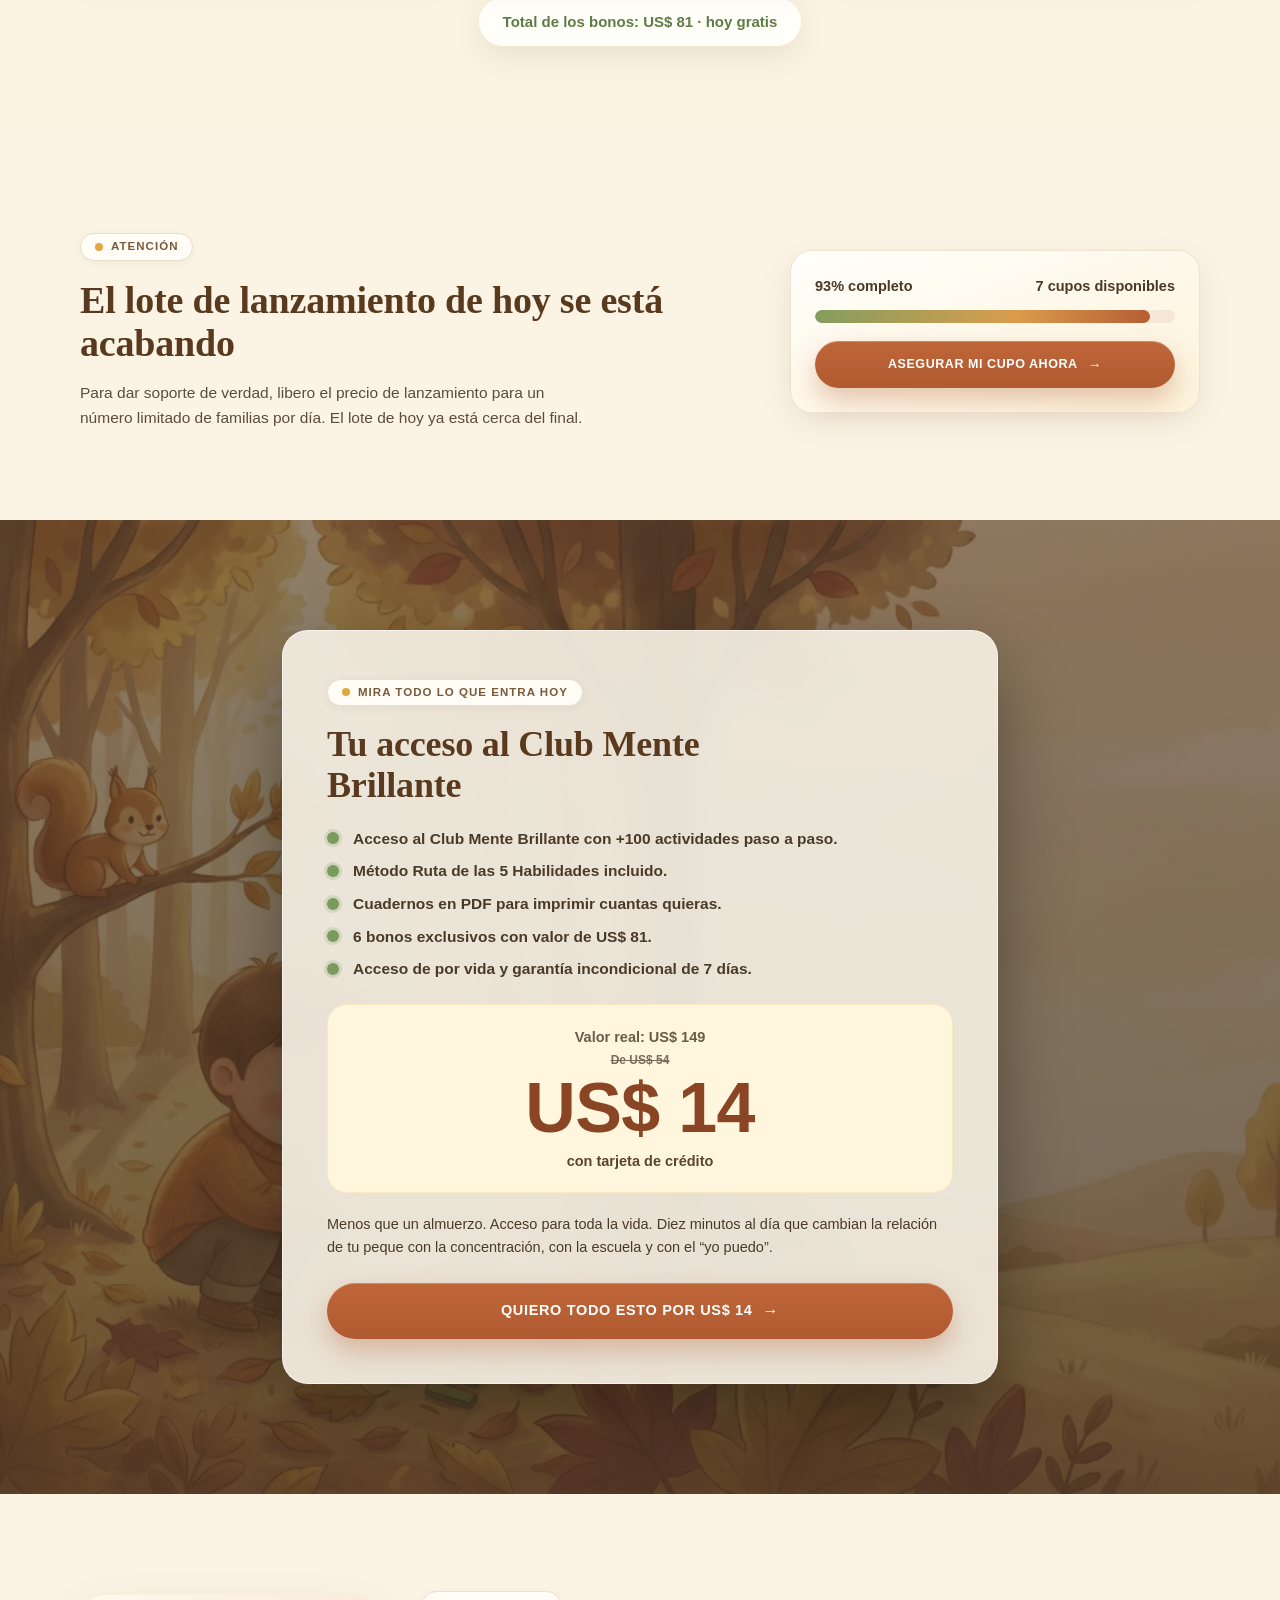
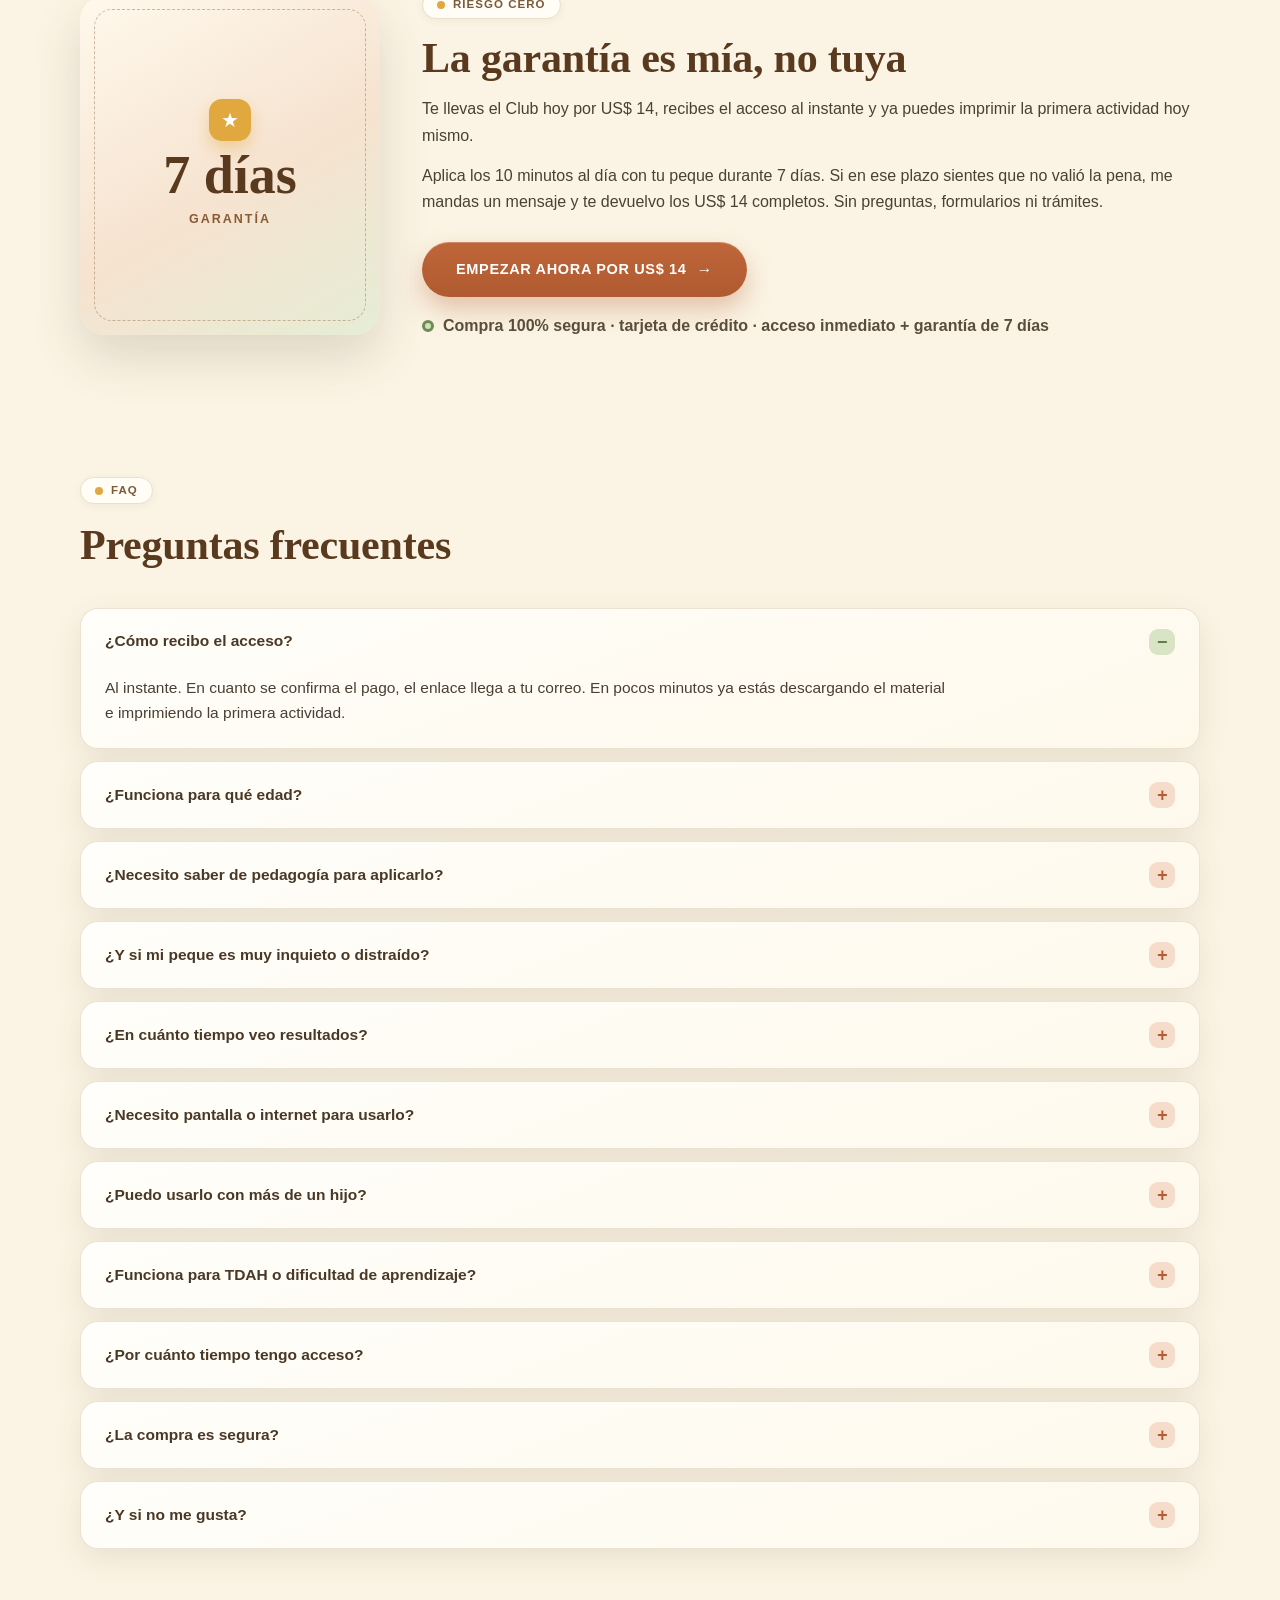
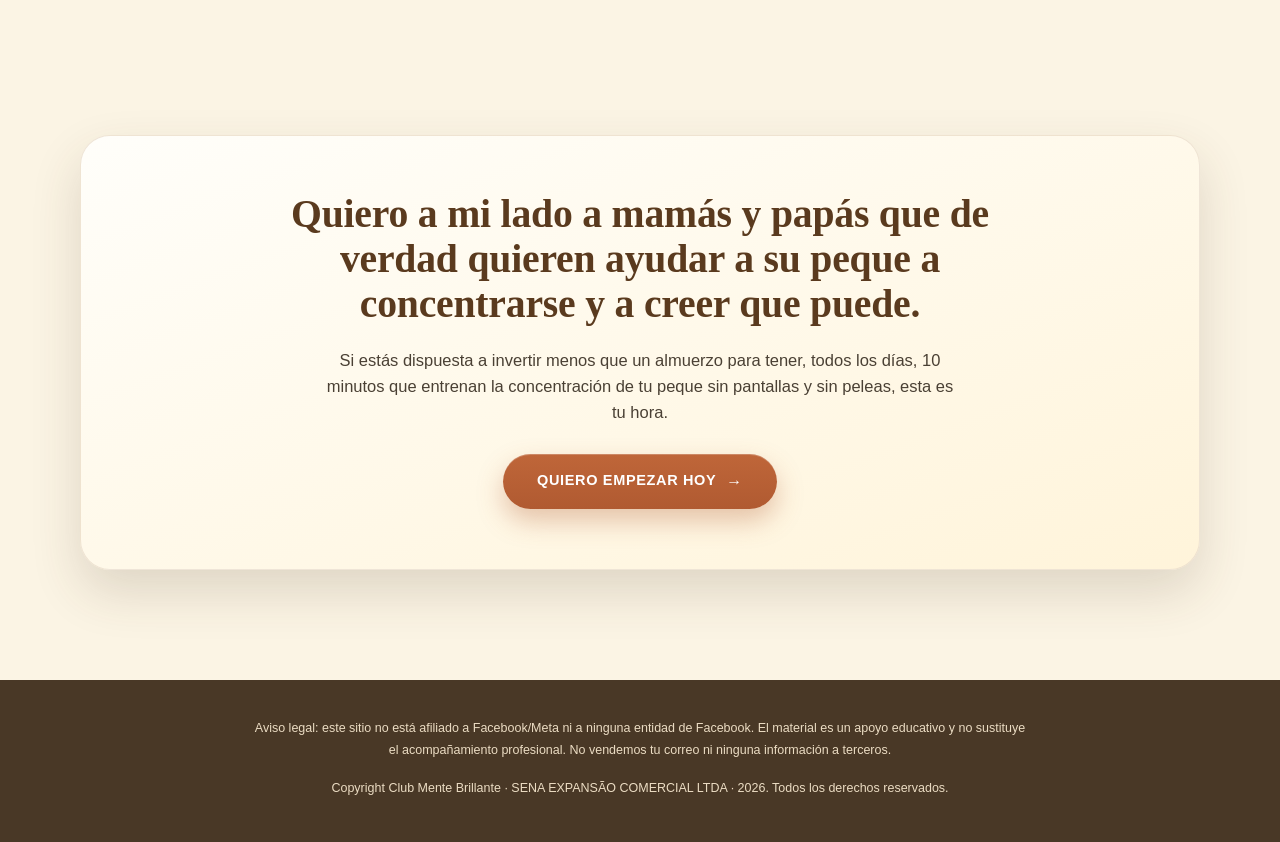
<file: mentesbrilhantesoriginal/index.html>
<!DOCTYPE html>
<html lang="es">
<head>
<meta charset="utf-8">
<meta name="viewport" content="width=device-width, initial-scale=1">
<title>Club Mente Brillante · 10 minutos al día para que tu peque se concentre, sin pantallas</title>
<meta name="description" content="Más de 100 actividades para imprimir que entrenan la concentración de tu peque jugando, sin pantallas y en 10 minutos al día. Acceso inmediato y garantía de 7 días.">
<meta name="theme-color" content="#FBF4E4">
<meta property="og:type" content="website">
<meta property="og:title" content="Club Mente Brillante · 10 minutos al día, sin pantallas">
<meta property="og:description" content="Tu peque vuelve a concentrarse, termina la tarea sin llanto y aprende jugando.">
<meta property="og:image" content="https://senacomercial.com/mentesbrilhantesoriginal/assets/hero-clube-mente-brilhante.webp">
<link rel="icon" type="image/png" href="/mentesbrilhantesoriginal/favicon.png">
<link rel="apple-touch-icon" href="/mentesbrilhantesoriginal/assets/apple-touch-icon.png">
<link rel="preload" as="image" href="/mentesbrilhantesoriginal/assets/hero-clube-mente-brilhante.webp" type="image/webp">

<style>
:root{
  --bg:#FBF4E4; --bg-soft:#FFF8E8; --ink:#5A3A1E; --ink-dark:#4A3826;
  --text:#4A4034; --muted:#6B5B49;
  --terra:#B45E34; --terra-dark:#9A4C26; --green:#6C8D52; --green-soft:#E3EBD3;
  --amber:#E0A83E; --peach:#F3D9C5; --line:#E8DCCA; --paper:#FFFDF6;
  --shadow:0 10px 30px rgba(74,56,38,.10); --shadow-lg:0 22px 50px rgba(74,56,38,.16);
  --serif:Georgia,"Times New Roman",serif;
  --sans:"Trebuchet MS","Segoe UI","Helvetica Neue",Arial,sans-serif;
}
*{box-sizing:border-box;margin:0;padding:0}
html{scroll-behavior:smooth;-webkit-text-size-adjust:100%}
body{background:var(--bg);color:var(--text);font-family:var(--sans);font-size:17px;line-height:1.6;overflow-x:hidden}
img,video,svg{display:block;max-width:100%}
img{height:auto}
a{color:inherit;text-decoration:none}
button{font:inherit;color:inherit;cursor:pointer;border:0;background:none}
:focus-visible{outline:3px solid var(--amber);outline-offset:3px;border-radius:8px}
section[id],header[id]{scroll-margin-top:84px}
.container{width:min(1120px,calc(100% - 40px));margin-inline:auto}

/* ---------- tipografia ---------- */
h1,h2,h3{font-family:var(--serif);color:var(--ink);font-weight:700}
h1{font-size:clamp(33px,4.1vw,50px);line-height:1.08;letter-spacing:-.01em}
h2{font-size:clamp(29px,3.3vw,42px);line-height:1.13;letter-spacing:-.005em}
h3{font-size:21px;line-height:1.2}
p+p{margin-top:14px}
.lead{font-weight:700;color:var(--ink-dark);font-size:18px;line-height:1.55}

.badge{display:inline-flex;align-items:center;gap:8px;padding:7px 14px;border-radius:999px;background:var(--paper);border:1px solid #EADFC9;box-shadow:0 2px 8px rgba(74,56,38,.06);
  font-size:11.5px;font-weight:800;letter-spacing:.09em;text-transform:uppercase;color:#7A5A3A;line-height:1}
.badge::before{content:"";width:8px;height:8px;border-radius:50%;background:var(--amber);flex:none}

.sec{padding:96px 0}
.sec-head{margin-bottom:38px}
.sec-head .badge{margin-bottom:18px}
.sec-head.center{text-align:center}
.sec-head p{margin-top:16px;max-width:640px;font-size:16.5px;color:#5a4d3c}
.sec-head.center p{margin-inline:auto}
.sec-head h2{max-width:16em}
.sec-head.center h2{margin-inline:auto}

/* ---------- botões ---------- */
.btn{display:inline-flex;align-items:center;gap:10px;padding:19px 34px;border-radius:999px;background:linear-gradient(180deg,#BF6639,#B05A31);color:#fff;
  font-weight:800;font-size:14.5px;letter-spacing:.045em;text-transform:uppercase;line-height:1.1;
  box-shadow:0 12px 26px rgba(180,94,52,.34),inset 0 1px 0 rgba(255,255,255,.22);transition:transform .2s,box-shadow .2s,filter .2s}
.btn:hover{transform:translateY(-2px);box-shadow:0 16px 30px rgba(180,94,52,.42),inset 0 1px 0 rgba(255,255,255,.22);filter:brightness(1.04)}
.btn:active{transform:translateY(0)}
.btn .arr{transition:transform .2s;font-size:1.1em}
.btn:hover .arr{transform:translateX(4px)}
.btn.full{display:flex;justify-content:center;width:100%}
.trust{display:flex;align-items:center;gap:9px;margin-top:16px;font-size:13px;font-weight:700;color:#5a4d3c}
.ring{width:12px;height:12px;border-radius:50%;border:3px solid var(--green);background:#CFE0BC;flex:none}

/* ---------- cartões ---------- */
.card{position:relative;background:linear-gradient(155deg,#FFFFFF 0%,#FFFAEC 100%);border:1px solid rgba(232,220,202,.75);border-radius:22px;box-shadow:var(--shadow)}
.ico{--c:#7FA060;--cl:#D3DFC3;width:40px;height:40px;border-radius:50%;flex:none;
  background:linear-gradient(135deg,var(--c) 0 37%,var(--cl) 37% 63%,var(--c) 63% 100%);box-shadow:0 4px 10px rgba(74,56,38,.14)}
.ico.green{--c:#7FA060;--cl:#D3E2C0}.ico.amber{--c:#E3A93C;--cl:#F7DDA6}.ico.blue{--c:#6C97AE;--cl:#C6DAE5}
.ico.pink{--c:#D58AA2;--cl:#F2CCD7}.ico.terra{--c:#B8553A;--cl:#EBB9A6}

/* revelar ao rolar */
.rv{opacity:0;transform:translateY(22px);transition:opacity .7s ease,transform .7s ease;transition-delay:var(--d,0s)}
.rv.in{opacity:1;transform:none}

/* ---------- nav ---------- */
.nav{position:sticky;top:0;z-index:50;background:rgba(253,249,238,.92);backdrop-filter:blur(10px);-webkit-backdrop-filter:blur(10px);border-bottom:1px solid rgba(232,220,202,.7);transition:box-shadow .25s}
.nav.scrolled{box-shadow:0 6px 22px rgba(74,56,38,.10)}
.nav__in{display:flex;align-items:center;justify-content:space-between;height:72px}
.brand{display:flex;align-items:center;gap:12px;font-weight:800;color:#7A4A2A;font-size:17px}
.brand img{width:40px;height:40px;border-radius:11px;box-shadow:0 4px 10px rgba(180,94,52,.3)}
.nav__links{display:flex;align-items:center;gap:26px;font-size:14.5px;font-weight:700;color:#7A5A3A}
.nav__links a:not(.pill):hover{color:var(--terra)}
.pill{padding:10px 20px;border-radius:999px;background:var(--terra);color:#fff;box-shadow:0 6px 14px rgba(180,94,52,.3);transition:filter .2s,transform .2s}
.pill:hover{filter:brightness(1.07);transform:translateY(-1px)}

/* ---------- hero ---------- */
.hero{position:relative;isolation:isolate;min-height:clamp(640px,50vw,860px);display:flex;align-items:center;background:#FBF3E3;overflow:hidden}
.hero__img{position:absolute;inset:0;width:100%;height:100%;object-fit:cover;object-position:72% 50%;z-index:-2;opacity:.9}
.hero::before{content:"";position:absolute;inset:0;z-index:-1;
  background:linear-gradient(90deg,rgba(251,243,227,.97) 0%,rgba(251,243,227,.92) 26%,rgba(251,243,227,.55) 46%,rgba(251,243,227,0) 66%)}
.hero::after{content:"";position:absolute;left:0;right:0;bottom:0;height:90px;z-index:-1;background:linear-gradient(180deg,rgba(251,244,228,0),rgba(251,244,228,.55))}
.hero__copy{max-width:630px;padding:84px 0 92px}
.hero__copy .badge{margin-bottom:26px}
.hero__copy h1{margin-bottom:22px}
.hero__copy .lead{margin-bottom:14px}
.hero__copy p:not(.lead):not(.trust){font-size:16.5px;color:#4d4234;margin-bottom:30px;max-width:560px}

/* ---------- lo que cambia ---------- */
.cambia{position:relative;padding:104px 0 96px}
.cambia::before{content:"";position:absolute;left:-12%;top:12%;width:46%;height:60%;background:radial-gradient(closest-side,rgba(240,205,130,.28),rgba(240,205,130,0));pointer-events:none}
.grid3{display:grid;grid-template-columns:repeat(3,1fr);gap:18px}
.feat{padding:24px 24px 26px;display:flex;flex-direction:column;gap:12px}
.feat .ico{width:38px;height:38px}
.feat p{font-size:15px;line-height:1.52;font-weight:700;color:#4a3a28}
.bear{grid-column:span 2;display:flex;align-items:center;justify-content:center}
.bear img{width:min(100%,450px);height:auto;opacity:.88}
.gallery{display:grid;grid-template-columns:1.55fr 1fr;grid-template-rows:1fr 1fr;gap:18px;margin-top:34px;height:548px}
.gal{position:relative;border-radius:26px;overflow:hidden;box-shadow:var(--shadow-lg);background:#EFE3CB}
.gal.big{grid-row:span 2}
.gal img{width:100%;height:100%;object-fit:cover;transition:transform .8s ease}
.gal:hover img{transform:scale(1.04)}
.gal figcaption{position:absolute;left:14px;right:14px;bottom:14px;padding:13px 18px;border-radius:16px;background:rgba(255,252,243,.94);backdrop-filter:blur(6px);box-shadow:0 8px 20px rgba(74,56,38,.14)}
.gal figcaption b{display:block;font-size:14.5px;color:var(--ink-dark);line-height:1.3}
.gal figcaption span{display:block;font-size:12.5px;color:#7a6a58;line-height:1.4;margin-top:2px}

/* ---------- puente emocional ---------- */
.puente{padding:104px 0;background:linear-gradient(90deg,#FCE9CB 0%,#FBF0D8 42%,#E4EBCF 100%)}
.puente__card{display:grid;grid-template-columns:1fr 420px;gap:48px;align-items:center;padding:54px 48px 54px 46px;border-radius:30px;background:rgba(255,252,242,.93);box-shadow:var(--shadow-lg);border:1px solid rgba(255,255,255,.7)}
.puente__card .badge{margin-bottom:20px}
.puente__card h2{font-size:clamp(28px,3vw,38px);margin-bottom:22px}
.puente__card p{font-size:16px;line-height:1.7;color:#43382b}
.puente__img{border-radius:24px;overflow:hidden;aspect-ratio:7/12;box-shadow:0 20px 40px rgba(120,70,20,.28)}
.puente__img img{width:100%;height:100%;object-fit:cover;object-position:38% 50%}

/* ---------- te presento ---------- */
.presento{display:grid;grid-template-columns:1.15fr 1fr;gap:70px;align-items:center}
.presento .badge{margin-bottom:20px}
.presento h2{margin-bottom:18px}
.presento p{font-size:16.5px}
.presento .btn{margin-top:30px}
.sheets{position:relative;height:460px;border-radius:30px;background:linear-gradient(135deg,#F7DFCB 0%,#EFE6CC 52%,#E1EBD0 100%);box-shadow:var(--shadow-lg);overflow:hidden}
.sheet{position:absolute;background:#FFFDF8;border:2px solid #3D3025;border-radius:12px;padding:16px 16px;box-shadow:0 14px 26px rgba(61,48,37,.2)}
.sheet b{font:700 17px var(--serif);color:var(--ink-dark);display:block}
.sheet.s1{left:36px;top:42px;width:190px;height:290px;transform:rotate(-6deg)}
.sheet.s2{right:30px;top:58px;width:200px;height:300px;transform:rotate(5deg)}
.sheet.s3{left:92px;top:126px;width:250px;height:306px;transform:rotate(1.2deg);z-index:2}
.sheet.s3 i{display:block;height:0;border-top:2px dashed #3D3025;margin-top:8px;opacity:.85}
.sheet.s3 i:first-of-type{margin-top:14px}
.sheet.s1 svg{position:absolute;left:12px;top:60px;width:170px;opacity:.8}
.presento .panel{transition:transform .5s}
.presento .panel:hover .s1{transform:rotate(-9deg) translateX(-6px)}
.presento .panel:hover .s2{transform:rotate(8deg) translateX(6px)}
.sheet{transition:transform .5s ease}

/* ---------- por dentro del club ---------- */
.dentro .sec-head p{max-width:560px}
.frame{border-radius:28px;padding:8px 8px 10px;background:linear-gradient(180deg,#FFFDF6,#F8EED8);border:1px solid rgba(232,220,202,.9);box-shadow:var(--shadow-lg)}
.frame__bar{display:flex;gap:7px;padding:8px 14px 10px}
.frame__bar i{width:9px;height:9px;border-radius:50%;background:#EAD9B5}
.frame__bar i:nth-child(2){background:#E3C27A}
.frame__view{position:relative;height:370px;border-radius:18px;overflow:hidden;background:#E9E1CB;cursor:pointer}
.frame__view video{position:absolute;inset:0;width:100%;height:100%;object-fit:cover;object-position:50% 38%}
.frame__play{position:absolute;right:14px;bottom:14px;width:40px;height:40px;border-radius:50%;background:rgba(255,252,243,.9);box-shadow:0 6px 14px rgba(74,56,38,.2);display:grid;place-items:center;opacity:0;transition:opacity .25s}
.frame__view:hover .frame__play,.frame__view:focus-visible .frame__play{opacity:1}
.mini{padding:22px 22px 24px;display:flex;flex-direction:column;min-height:330px}
.mini__top{display:flex;align-items:center;justify-content:space-between;margin-bottom:18px}
.tag{display:inline-block;padding:7px 14px;border-radius:999px;background:var(--paper);border:1px solid #EADFC9;font-size:11px;font-weight:800;letter-spacing:.09em;text-transform:uppercase;color:#8A5A36;line-height:1}
.mini .ico{width:34px;height:34px}
.mini__body{flex:1}
.mini p.cap{font-size:14px;line-height:1.55;font-weight:700;color:#5f4a34;margin-top:18px}
.lib{display:grid;gap:10px}
.lib div{padding:11px 16px;border-radius:14px;background:linear-gradient(180deg,#FFFEFA,#FDF5E3);border:1px solid #EFE4CD;border-left:4px solid #EBD9B4;box-shadow:0 4px 10px rgba(74,56,38,.05)}
.lib b{display:block;font-size:15.5px;color:var(--ink-dark);line-height:1.3}
.lib small{font-size:11.5px;font-weight:700;color:#7A6A58}
.medals{display:flex;justify-content:space-between;padding:6px 6px 0}
.medal{position:relative;width:74px;height:74px;border-radius:50%;margin-bottom:22px}
.medal::before{content:"";position:absolute;inset:0;margin:auto;width:26px;height:26px;border-radius:50%;background:#EEF0E2}
.medal::after{content:"";position:absolute;left:50%;bottom:-17px;width:16px;height:20px;margin-left:-8px;background:#F1D9C7;border-radius:0 0 4px 4px}
.medal.a{background:#E3A93C}.medal.b{background:#7FA060}.medal.c{background:#6C97AE}
.bar{height:12px;border-radius:99px;background:#F4DFCB;overflow:hidden}
.bar>span{display:block;height:100%;border-radius:99px;background:linear-gradient(90deg,#7FA060,#E3A93C)}
.profile{display:flex;align-items:center;gap:14px;padding:14px 16px;border-radius:16px;background:linear-gradient(180deg,#FFFEFA,#FDF5E3);border:1px solid #EFE4CD;box-shadow:0 4px 10px rgba(74,56,38,.05)}
.avatar{width:46px;height:46px;border-radius:12px;background:linear-gradient(135deg,#C9743E,#9A4C26);flex:none;position:relative;overflow:hidden}
.avatar::before{content:"";position:absolute;left:50%;top:9px;width:14px;height:14px;margin-left:-7px;border-radius:50%;background:#FBEEDB}
.avatar::after{content:"";position:absolute;left:50%;top:26px;width:26px;height:26px;margin-left:-13px;border-radius:50%;background:#FBEEDB}
.profile b{font-size:15.5px;color:var(--ink-dark);line-height:1.3}
.profile small{font-size:11.5px;font-weight:700;color:#7A6A58}
.stats{display:grid;grid-template-columns:repeat(3,1fr);gap:9px;margin-top:16px}
.stats div{padding:10px 4px;border-radius:14px;border:1px solid #EFE4CD;background:#FFFDF7;text-align:center;line-height:1.2}
.stats b{display:block;font:700 19px var(--serif);color:var(--terra)}
.stats span{font-size:11.5px;font-weight:700;color:#7A6A58}
.ico-sq{width:34px;height:34px;border-radius:11px;flex:none;position:relative}
.ico-sq.amber{background:#E3A93C}.ico-sq.pink{background:#D58AA2;overflow:hidden}
.ico-sq.amber::after{content:"";position:absolute;inset:0;margin:auto;width:9px;height:9px;border-radius:50%;background:#FFF6DC}
.ico-sq.pink::before{content:"";position:absolute;left:50%;top:7px;width:9px;height:9px;margin-left:-4.5px;border-radius:50%;background:#FBE9EE}
.ico-sq.pink::after{content:"";position:absolute;left:50%;top:19px;width:18px;height:18px;margin-left:-9px;border-radius:50%;background:#FBE9EE}

/* ---------- mecanismo ---------- */
.skill{padding:26px 24px 28px;min-height:196px}
.skill__ic{width:58px;height:58px;border-radius:17px;background:#fff;box-shadow:0 6px 14px rgba(74,56,38,.12);display:grid;place-items:center;margin-bottom:16px;overflow:hidden}
.skill__ic img{width:40px;height:40px;object-fit:contain}
.skill h3{margin-bottom:6px}
.skill p{font-size:15.5px;line-height:1.55}
.callout{margin-top:18px;padding:19px 26px;border-radius:18px;background:linear-gradient(180deg,#FFFEFA,#FFF8E8);border:1px solid #F0E4C9;border-left:5px solid #E3B65E;box-shadow:var(--shadow);font-size:15.5px;font-weight:700;color:#4a3a28;line-height:1.6}

/* ---------- muestra ---------- */
.muestra{background:var(--bg-soft)}
.sample{display:grid;grid-template-columns:380px 1fr;gap:40px;align-items:center;padding:20px 54px 20px 44px;border-radius:28px;background:linear-gradient(155deg,#FFFFFF,#FFFBF0)}
.sample__img{position:relative;display:block;border-radius:6px;cursor:zoom-in;transition:transform .4s}
.sample__img:hover{transform:translateY(-4px) rotate(-.6deg)}
.sample__img img{width:100%;border-radius:6px;box-shadow:0 10px 26px rgba(74,56,38,.16)}
.sample__img span{position:absolute;right:12px;bottom:12px;padding:7px 12px;border-radius:99px;background:rgba(255,252,243,.94);font-size:11px;font-weight:800;letter-spacing:.06em;text-transform:uppercase;color:var(--terra);box-shadow:0 4px 12px rgba(74,56,38,.18)}
.sample h3{font-size:24px;margin-bottom:10px}
.sample p{font-size:16.5px;max-width:360px}
.sample .btn{margin-top:26px;font-size:13px;padding:16px 28px}
.sheetrow{display:grid;grid-template-columns:repeat(4,1fr);gap:16px;margin-top:20px}
.sh{background:#FFFDF8;border:1.5px solid #3D3025;border-radius:16px;padding:14px 14px 16px;box-shadow:0 8px 18px rgba(74,56,38,.10)}
.sh b{font:700 15.5px/1.2 var(--serif);color:var(--ink-dark);display:block;min-height:36px}
.sh svg{width:100%;height:auto;margin-top:8px}
.tags{display:grid;grid-template-columns:repeat(4,1fr);gap:12px 16px;margin-top:26px}
.tags span{display:flex;align-items:center;justify-content:center;gap:9px;padding:11px 14px;border-radius:999px;background:var(--paper);border:1px solid #EADFC9;box-shadow:0 4px 10px rgba(74,56,38,.06);font-size:13.5px;font-weight:700;color:#5a4630;text-align:center;line-height:1.25}
.tags span::before{content:"";width:8px;height:8px;border-radius:50%;background:var(--amber);flex:none}
.tags span:nth-child(even)::before{background:var(--green)}
.tags span:nth-child(n+5):nth-child(odd)::before{background:var(--amber)}

/* ---------- el cambio ---------- */
.versus{display:grid;grid-template-columns:1fr 1fr;gap:18px}
.vs{padding:26px 28px 30px;border-radius:24px;box-shadow:var(--shadow)}
.vs.before{background:#F3DAC6}.vs.after{background:#E1EBCF}
.vs h3{display:flex;align-items:center;gap:12px;margin-bottom:12px;font-size:23px}
.vs h3 i{width:28px;height:28px;border-radius:9px;flex:none}
.vs.before h3 i{background:#B8553A}.vs.after h3 i{background:#6F9456}
.vs p{font-size:16px;line-height:1.65;color:#43382b}

/* ---------- mentora ---------- */
.mentora{display:grid;grid-template-columns:1fr 1fr;gap:20px;align-items:start}
.mentora__img{border-radius:28px;overflow:hidden;box-shadow:var(--shadow-lg);aspect-ratio:2/3}
.mentora__img img{width:100%;height:100%;object-fit:cover}
.mentora__txt .badge{margin-bottom:18px}
.mentora__txt h2{font-size:clamp(28px,3vw,36px);margin-bottom:20px}
.mentora__txt p{font-size:16px;line-height:1.7;color:#43382b}

/* ---------- para quién ---------- */
.who{display:grid;grid-template-columns:repeat(6,1fr);gap:18px}
.who .card{grid-column:span 2;display:flex;align-items:center;gap:16px;padding:22px 24px}
.who .card:nth-child(n+4){grid-column:span 3}
.who p{font-size:15.5px;line-height:1.5;font-weight:700;color:#4a3a28}

/* ---------- testimonios ---------- */
.quote{padding:24px 24px 26px;display:flex;flex-direction:column;overflow:hidden}
.quote::after{content:"“";position:absolute;right:20px;top:2px;font:700 58px/1 var(--serif);color:#E3B65E}
.quote .av{width:38px;height:38px;border-radius:11px;background:#EBE1C6;color:#6a4a2a;font:700 16px/38px var(--serif);text-align:center;margin-bottom:16px}
.quote p{font-size:15.5px;line-height:1.6;color:#43382b;flex:1;margin-bottom:16px}
.quote b{font-size:15.5px;color:var(--terra);display:block;line-height:1.3}
.quote small{font-size:12.5px;font-weight:700;color:#7A6A58}

/* ---------- bonos ---------- */
.bonos{background:linear-gradient(180deg,#FBF0D4 0%,#FCF4DF 65%,var(--bg) 100%)}
.bono{padding:22px 24px 24px;display:flex;flex-direction:column}
.bono .top{display:flex;align-items:flex-start;justify-content:space-between}
.bono .no{display:inline-block;padding:7px 14px;border-radius:999px;background:#FBD2B4;color:#8F4A28;font-size:11.5px;font-weight:800;letter-spacing:.06em;line-height:1}
.bono .bi{width:36px;height:36px;border-radius:12px;background:#fff;box-shadow:0 5px 12px rgba(74,56,38,.13);display:grid;place-items:center;color:#8F4A28}
.bono .bi svg{width:17px;height:17px}
.bono.g .bi{color:#5E7C45}
.bono h3{margin:14px 0 4px;font-size:20px}
.bono p{font-size:15px;line-height:1.55;flex:1}
.bono .price{margin-top:14px;font-size:14px;font-weight:800;color:#5E7C45}
.total{display:flex;justify-content:center;margin-top:22px}
.total span{padding:12px 24px;border-radius:999px;background:#FFFEF9;box-shadow:var(--shadow);font-weight:800;color:#5E7C45;font-size:15px}

/* ---------- escasez ---------- */
.escasez{display:grid;grid-template-columns:1fr 410px;gap:60px;align-items:center}
.escasez .badge{margin-bottom:18px}
.escasez h2{font-size:clamp(28px,3.1vw,38px);margin-bottom:16px}
.escasez p{font-size:15.5px;max-width:520px;color:#5a4d3c}
.stock{padding:24px 24px 24px;background:linear-gradient(160deg,#FFFEFA,#FDF3DB)}
.stock__row{display:flex;justify-content:space-between;font-size:14.5px;font-weight:800;color:var(--ink-dark);margin-bottom:12px}
.stock .bar{height:13px;margin-bottom:18px;background:#F5E7D6}
.stock .bar>span{width:0;background:linear-gradient(90deg,#849E5F,#DB9C4D 60%,#B45E34);transition:width 1.6s cubic-bezier(.2,.8,.2,1)}
.stock .btn{font-size:12.5px;padding:16px 20px}

/* ---------- oferta ---------- */
.oferta{position:relative;isolation:isolate;padding:110px 0;color:var(--ink-dark);overflow:hidden}
.oferta__bg{position:absolute;inset:0;z-index:-2;width:100%;height:100%;object-fit:cover;object-position:20% 60%}
.oferta::before{content:"";position:absolute;inset:0;z-index:-1;background:linear-gradient(180deg,rgba(74,56,38,.62),rgba(74,56,38,.78))}
.offer{width:min(716px,100%);margin-inline:auto;padding:46px 44px 44px;border-radius:26px;background:rgba(244,238,226,.93);backdrop-filter:blur(10px);-webkit-backdrop-filter:blur(10px);box-shadow:0 30px 70px rgba(0,0,0,.35);border:1px solid rgba(255,255,255,.55)}
.offer .badge{margin-bottom:18px}
.offer h2{font-size:clamp(28px,3.1vw,36px);margin-bottom:22px;max-width:11em}
.checks{list-style:none;display:grid;gap:11px;margin-bottom:24px}
.checks li{display:flex;align-items:center;gap:14px;font-size:15.5px;font-weight:700;color:#4a3a28;line-height:1.4}
.checks li::before{content:"";width:12px;height:12px;border-radius:50%;background:#7B9A5E;flex:none;box-shadow:0 0 0 3px rgba(123,154,94,.22)}
.pricebox{padding:22px 20px 20px;border-radius:20px;background:#FFF6DD;text-align:center;box-shadow:inset 0 0 0 1px rgba(224,168,62,.18)}
.pricebox .real{font-size:14.5px;font-weight:700;color:#6b5b49}
.pricebox s{display:block;font-size:12px;font-weight:700;color:#7a6a58;margin-top:2px}
.pricebox .now{display:block;font:700 clamp(52px,7vw,70px)/1.05 var(--sans);letter-spacing:-.01em;color:#8A4524;margin:2px 0 4px}
.pricebox .via{font-size:14.5px;font-weight:700;color:#5a4630}
.offer .note{margin:20px 0 24px;font-size:14.5px;line-height:1.6;color:#4a3a28}

/* ---------- garantía ---------- */
.garantia{display:grid;grid-template-columns:300px 1fr;gap:42px;align-items:center}
.seal{position:relative;height:340px;border-radius:26px;background:linear-gradient(150deg,#FFF9EC 0%,#F6E3D0 55%,#E6EDD5 100%);box-shadow:var(--shadow-lg);transform:rotate(-3deg);display:grid;place-items:center;transition:transform .5s}
.seal:hover{transform:rotate(0deg) scale(1.02)}
.seal::before{content:"";position:absolute;inset:14px;border-radius:18px;border:1.5px dashed rgba(138,90,54,.4)}
.seal__in{text-align:center;position:relative}
.seal__star{width:42px;height:42px;border-radius:13px;background:var(--amber);margin:0 auto 6px;display:grid;place-items:center;color:#fff;font-size:20px;box-shadow:0 8px 16px rgba(224,168,62,.4)}
.seal strong{display:block;font:700 54px/1.05 var(--serif);color:var(--ink)}
.seal span{font-size:12.5px;font-weight:800;letter-spacing:.16em;color:#8A5A36}
.gar .badge{margin-bottom:16px}
.gar h2{margin-bottom:14px}
.gar p{font-size:16px;line-height:1.65}
.gar .btn{margin-top:26px}

/* ---------- FAQ ---------- */
.faq{display:grid;gap:12px}
.qa{border-radius:18px;background:linear-gradient(160deg,#FFFEFA,#FFF9EC);border:1px solid rgba(232,220,202,.8);box-shadow:var(--shadow);overflow:hidden}
.qa button{display:flex;width:100%;justify-content:space-between;align-items:center;gap:16px;padding:20px 24px;text-align:left;font-size:15.5px;font-weight:800;color:var(--ink-dark);line-height:1.35}
.qa .pm{width:26px;height:26px;border-radius:9px;background:#F5DCCB;color:var(--terra);display:grid;place-items:center;flex:none;font-size:18px;line-height:1;font-weight:700;transition:background .25s,color .25s,transform .25s}
.qa .pm::before{content:"+"}
.qa.open .pm{background:#D8E4C4;color:#5E7C45}
.qa.open .pm::before{content:"−"}
.qa .ans{display:grid;grid-template-rows:0fr;transition:grid-template-rows .35s ease}
.qa.open .ans{grid-template-rows:1fr}
.qa .ans>div{overflow:hidden}
.qa .ans p{padding:0 24px 22px;font-size:15.5px;line-height:1.65;color:#4a3f33;max-width:900px}

/* ---------- cierre ---------- */
.cierre{padding:90px 0 110px}
.cierre__card{text-align:center;padding:56px 46px 60px;border-radius:30px;background:linear-gradient(160deg,#FFFEFA,#FFF4DA);box-shadow:var(--shadow-lg);border:1px solid rgba(232,220,202,.7)}
.cierre h2{max-width:20em;margin:0 auto 20px;font-size:clamp(27px,3.1vw,40px)}
.cierre p{max-width:640px;margin:0 auto 28px;font-size:16.5px}

/* ---------- footer ---------- */
.foot{background:#493826;color:#EBDCC3;padding:38px 0 42px;text-align:center;font-size:12.5px;line-height:1.75}
.foot p{max-width:780px;margin-inline:auto}
.foot p+p{margin-top:16px}

/* ---------- lightbox ---------- */
dialog.lb{border:0;background:transparent;max-width:min(92vw,720px);max-height:92vh;padding:0;overflow:visible}
dialog.lb::backdrop{background:rgba(40,28,16,.78);backdrop-filter:blur(4px)}
dialog.lb img{width:100%;max-height:90vh;object-fit:contain;border-radius:10px;background:#fff;box-shadow:0 30px 80px rgba(0,0,0,.5)}
dialog.lb button{position:absolute;right:-8px;top:-14px;width:38px;height:38px;border-radius:50%;background:#fff;color:var(--ink);font-size:20px;box-shadow:0 6px 16px rgba(0,0,0,.3)}

/* ---------- responsivo ---------- */
@media (max-width:1020px){
  .sec{padding:76px 0}
  .puente__card{grid-template-columns:1fr 340px;gap:34px;padding:42px 34px}
  .presento{gap:40px}
  .escasez{grid-template-columns:1fr 360px;gap:36px}
  .sample{grid-template-columns:340px 1fr;padding:20px 34px 20px 28px}
  .garantia{grid-template-columns:260px 1fr;gap:32px}
}
@media (max-width:820px){
  body{font-size:16px}
  .sec{padding:60px 0}
  .nav__in{height:64px}
  .nav__links{gap:16px;font-size:13.5px}
  .nav__links a:nth-child(2){display:none}
  .brand span{font-size:15px}
  .hero{display:block;min-height:0}
  .hero__img{position:relative;height:310px;object-position:76% 50%;z-index:0}
  .hero::before{display:none}.hero::after{display:none}
  .hero__copy{padding:34px 0 56px}
  .grid3{grid-template-columns:1fr 1fr}
  .bear{grid-column:span 2}
  .gallery{grid-template-columns:1fr;grid-template-rows:auto;height:auto}
  .gal,.gal.big{grid-row:auto;height:300px}
  .puente{padding:60px 0}
  .puente__card{grid-template-columns:1fr;padding:32px 24px}
  .puente__img{aspect-ratio:4/5;max-height:460px}
  .presento{grid-template-columns:1fr}
  .sheets{height:400px}
  .sheet.s1{left:14px;top:34px;width:150px;height:240px}
  .sheet.s2{right:14px;top:46px;width:158px;height:250px}
  .sheet.s3{left:50%;margin-left:-100px;top:116px;width:200px;height:250px}
  .sheet.s1 svg{width:130px}
  .mini{min-height:0}
  .frame__view{height:260px}
  .sample{grid-template-columns:1fr;padding:22px}
  .sample__img{max-width:340px;margin-inline:auto}
  .sample p{max-width:none}
  .sheetrow{display:flex;overflow-x:auto;scroll-snap-type:x mandatory;gap:14px;padding:4px 4px 16px;margin-inline:-4px;-webkit-overflow-scrolling:touch}
  .sheetrow .sh{flex:0 0 62%;scroll-snap-align:center}
  .tags{grid-template-columns:1fr 1fr}
  .versus{grid-template-columns:1fr}
  .mentora{grid-template-columns:1fr}
  .who{grid-template-columns:1fr 1fr}
  .who .card,.who .card:nth-child(n+4){grid-column:span 1}
  .who .card:last-child{grid-column:span 2}
  .escasez{grid-template-columns:1fr}
  .oferta{padding:64px 0}
  .offer{padding:32px 22px 30px}
  .garantia{grid-template-columns:1fr;gap:34px}
  .seal{max-width:300px;margin-inline:auto;width:100%}
  .cierre{padding:56px 0 70px}
  .cierre__card{padding:38px 22px 40px}
}
@media (max-width:560px){
  .grid3{grid-template-columns:1fr}
  .bear{grid-column:auto}
  .feat,.feat.tall{min-height:0}
  .who{grid-template-columns:1fr}
  .who .card:last-child{grid-column:auto}
  .btn{padding:17px 26px;font-size:13.5px}
  .hero__copy .btn{width:100%;justify-content:center}
  .tags{grid-template-columns:1fr}
  .medal{width:64px;height:64px}
  .qa button{padding:18px 18px}
  .qa .ans p{padding:0 18px 20px}
  .sheetrow .sh{flex-basis:78%}
}
@media (prefers-reduced-motion:reduce){
  html{scroll-behavior:auto}
  .rv{opacity:1;transform:none;transition:none}
  *{animation:none!important}
  .stock .bar>span,.btn,.gal img{transition:none}
}
</style>
</head>

<body>

<!-- ===== NAV ===== -->
<nav class="nav" id="nav" aria-label="Principal">
  <div class="container nav__in">
    <a class="brand" href="#inicio"><img src="/mentesbrilhantesoriginal/assets/icon-mente-brilhante.png" alt="" width="40" height="40"><span>Club Mente Brillante</span></a>
    <div class="nav__links">
      <a href="#metodo">Método</a>
      <a href="#bonos">Bonos</a>
      <a class="pill" href="#oferta">Oferta</a>
    </div>
  </div>
</nav>

<main>

<!-- ===== HERO ===== -->
<header class="hero" id="inicio">
  <img class="hero__img" src="/mentesbrilhantesoriginal/assets/hero-clube-mente-brilhante.webp" alt="Mamá y peque haciendo actividades impresas en la mesa de casa" width="1774" height="887" fetchpriority="high">
  <div class="container">
    <div class="hero__copy">
      <span class="badge">Psicopedagoga y mamá</span>
      <h1>En 10 minutos al día, sin pantallas, tu peque vuelve a concentrarse, termina la tarea sin llanto y aprende jugando.</h1>
      <p class="lead">¿Tu peque empieza todo y no termina nada, vive en las nubes y se traba a la hora de la tarea? Este es el mejor punto de partida.</p>
      <p>Son más de 100 actividades para imprimir que lo enganchan y entrenan la concentración como si fuera un juego, una a la vez, sin que se dé cuenta de que está aprendiendo.</p>
      <a class="btn" href="#oferta">Quiero empezar hoy <span class="arr">→</span></a>
      <p class="trust"><i class="ring"></i>Acceso al instante · imprime cuantas veces quieras · garantía de 7 días</p>
    </div>
  </div>
</header>

<!-- ===== LO QUE CAMBIA ===== -->
<section class="cambia" id="cambia">
  <div class="container">
    <div class="sec-head rv">
      <span class="badge">A partir de hoy</span>
      <h2>Lo que cambia en la rutina de tu peque</h2>
    </div>
    <div class="grid3">
      <article class="card feat rv"><i class="ico green"></i><p>El peque que dejaba todo a medias empieza a terminar lo que empieza, porque cada actividad es lo bastante corta para que llegue al final.</p></article>
      <article class="card feat rv" style="--d:.08s"><i class="ico amber"></i><p>El “no puedo” se va convirtiendo en “déjame, yo lo hago”, y la confianza vuelve en la mesa de la cocina.</p></article>
      <article class="card feat rv" style="--d:.16s"><i class="ico blue"></i><p>La tarde después de clases y el rato antes de dormir se vuelven más tranquilos, sin gritos y sin pantallas para calmar.</p></article>
      <article class="card feat rv"><i class="ico pink"></i><p>Funciona con el peque inquieto, que no para quieto, o con el que vive distraído en su mundo.</p></article>
      <article class="card feat rv" style="--d:.08s"><i class="ico terra"></i><p>Entrena lo que la escuela exige pero no enseña bien: atención, paciencia y autocontrol.</p></article>
      <article class="card feat rv" style="--d:.16s"><i class="ico green"></i><p>Para él es un juego. Quien sabe que detrás hay entrenamiento de concentración eres tú.</p></article>
      <article class="card feat tall rv"><i class="ico amber"></i><p>Cabe en cualquier rutina ocupada: 10 minutos al día ya empiezan a cambiar la historia.</p></article>
      <div class="bear rv" style="--d:.1s"><img src="/mentesbrilhantesoriginal/assets/bear-line.webp" alt="" width="2400" height="1200" loading="lazy"></div>
    </div>

    <div class="gallery">
      <figure class="gal big rv">
        <img src="/mentesbrilhantesoriginal/assets/mockup-atividades.webp" alt="Peque dibujando una actividad impresa en la mesa de casa" width="1536" height="1024" loading="lazy">
        <figcaption><b>Actividades cortas en la mesa de casa</b><span>Un ritual simple, sin pantallas, que cabe en la rutina.</span></figcaption>
      </figure>
      <figure class="gal rv" style="--d:.1s">
        <img src="/mentesbrilhantesoriginal/assets/foto-mae-crianca.webp" alt="Mamá acompañando a su peque en la tarea" width="1536" height="1024" loading="lazy">
        <figcaption><b>10 minutos de presencia</b><span>Tú acompañas, él termina y gana confianza.</span></figcaption>
      </figure>
      <figure class="gal rv" style="--d:.2s">
        <img src="/mentesbrilhantesoriginal/assets/foto-material-em-uso.webp" alt="Hojas de actividades A4 listas para imprimir" width="1774" height="887" loading="lazy">
        <figcaption><b>Imprime y repite</b><span>PDF en A4 para usar cuantas veces quieras.</span></figcaption>
      </figure>
    </div>
  </div>
</section>

<!-- ===== PUENTE EMOCIONAL ===== -->
<section class="puente" id="puente">
  <div class="container">
    <div class="puente__card rv">
      <div>
        <span class="badge">Puente emocional</span>
        <h2>¿Cansada de convertir la tarea en un campo de batalla?</h2>
        <p>Conoces la escena de memoria. Son las seis de la tarde, el cuaderno abierto sobre la mesa, y tu peque mirando cualquier cosa menos la hoja.</p>
        <p>Le explicas una vez, dos, tres. Se levanta, toca todo, vuelve, y en cinco minutos ya olvidó qué había que hacer. Ahí viene el “no puedo”, el llanto, y tu paciencia yéndose junto con la tarde.</p>
        <p>Y no para en la tarea. Está la nota en la agenda, la maestra pidiendo “una conversación”, la sugerencia de buscar una evaluación y la comparación silenciosa con los compañeros.</p>
        <p>Ahora la parte que nadie te cuenta: el problema casi nunca es tu peque. Es la batalla que pierde todos los días contra una pantalla diseñada para atrapar la atención.</p>
        <p>Su concentración no está rota. Está sin entrenar. Y la concentración se entrena como cualquier músculo: poquito, todos los días, de la forma correcta.</p>
      </div>
      <div class="puente__img"><img src="/mentesbrilhantesoriginal/assets/app-cat-at.webp" alt="Peque concentrado observando hojas con una lupa" width="720" height="538" loading="lazy"></div>
    </div>
  </div>
</section>

<!-- ===== TE PRESENTO ===== -->
<section class="sec" id="club">
  <div class="container presento">
    <div class="rv">
      <span class="badge">Te presento</span>
      <h2>El Club Mente Brillante</h2>
      <p class="lead">El primer club de actividades que entrena la concentración de tu peque jugando, sin pantallas y en 10 minutos al día.</p>
      <p>Más de 100 actividades probadas, todas para imprimir, organizadas por habilidad y en orden de dificultad. Cada hoja es corta a propósito: empieza fácil, engancha al peque y termina antes de que se canse.</p>
      <p>Detrás de cada actividad hay un método. Es la Ruta de las 5 Habilidades, la secuencia que la Profe Juliana armó para activar las cinco áreas que el peque más necesita para aprender.</p>
      <a class="btn" href="#oferta">Quiero el Club Mente Brillante <span class="arr">→</span></a>
      <p class="trust"><i class="ring"></i>Compra 100% segura</p>
    </div>
    <div class="panel rv" style="--d:.12s">
      <div class="sheets" role="img" aria-label="Hojas de actividades del club: Atención, Memoria y Coordinación">
        <div class="sheet s1"><b>Atención</b>
          <svg viewBox="0 0 170 150" fill="none" stroke="#3D3025" stroke-width="1.6" stroke-dasharray="4 4"><ellipse cx="62" cy="40" rx="52" ry="20"/><ellipse cx="62" cy="86" rx="52" ry="18"/><ellipse cx="62" cy="128" rx="52" ry="16"/></svg>
        </div>
        <div class="sheet s2"><b>Memoria</b></div>
        <div class="sheet s3"><b>Coordinación</b><i></i><i></i><i></i></div>
      </div>
    </div>
  </div>
</section>

<!-- ===== POR DENTRO DEL CLUB ===== -->
<section class="sec dentro" id="adentro" style="padding-top:40px">
  <div class="container">
    <div class="sec-head rv">
      <span class="badge">Por dentro del club</span>
      <h2>Todo organizado para que solo tengas que elegir, imprimir y acompañar</h2>
      <p>El área de miembros tiene biblioteca, ruta de progreso y logros simples para que el peque sienta que está avanzando de verdad.</p>
    </div>

    <div class="frame rv">
      <div class="frame__bar" aria-hidden="true"><i></i><i></i><i></i></div>
      <div class="frame__view" id="vwrap" tabindex="0" role="button" aria-label="Pausar o reproducir el video del área de miembros">
        <video id="vid" muted loop playsinline preload="metadata" poster="/mentesbrilhantesoriginal/assets/app-painel-char.webp" aria-label="Área de miembros del Club Mente Brillante">
          <source src="/mentesbrilhantesoriginal/assets/video/home.mp4" type="video/mp4">
        </video>
        <span class="frame__play" id="vbtn" aria-hidden="true"><svg width="14" height="14" viewBox="0 0 14 14" fill="#8A4524"><rect x="2" y="1" width="3.6" height="12" rx="1"/><rect x="8.4" y="1" width="3.6" height="12" rx="1"/></svg></span>
      </div>
    </div>

    <div class="grid3" style="margin-top:18px">
      <article class="card mini rv">
        <div class="mini__top"><span class="tag">Biblioteca</span><i class="ico green"></i></div>
        <div class="mini__body lib">
          <div><b>Atención</b><small>24 fichas</small></div>
          <div><b>Memoria</b><small>18 fichas</small></div>
          <div><b>Coordinación</b><small>22 fichas</small></div>
        </div>
        <p class="cap">Actividades separadas por habilidad y listas para descargar en PDF.</p>
      </article>
      <article class="card mini rv" style="--d:.08s">
        <div class="mini__top"><span class="tag">Logros</span><i class="ico-sq amber"></i></div>
        <div class="mini__body">
          <div class="medals" style="margin-top:14px"><i class="medal a"></i><i class="medal b"></i><i class="medal c"></i></div>
          <div class="bar" style="margin-top:6px"><span id="mbar" style="width:72%"></span></div>
        </div>
        <p class="cap">Los pequeños logros hacen que los 10 minutos sean más ligeros y motivadores.</p>
      </article>
      <article class="card mini rv" style="--d:.16s">
        <div class="mini__top"><span class="tag">Perfil</span><i class="ico-sq pink"></i></div>
        <div class="mini__body">
          <div class="profile"><i class="avatar"></i><div><b>Peque Concentrado</b> <small>7 días de rutina</small></div></div>
          <div class="stats"><div><b>12</b><span>hechas</span></div><div><b>5</b><span>áreas</span></div><div><b>10</b><span>min</span></div></div>
        </div>
        <p class="cap">Acompañas el ritmo del peque sin complicar la rutina.</p>
      </article>
    </div>
  </div>
</section>

<!-- ===== MECANISMO ===== -->
<section class="sec" id="metodo">
  <div class="container">
    <div class="sec-head rv">
      <span class="badge">Mecanismo único</span>
      <h2>Por qué la Ruta de las 5 Habilidades funciona tan rápido</h2>
      <p>La mayoría de las actividades estimulan una sola cosa, fuera de orden y sin progresión. La Ruta de las 5 Habilidades resuelve esto porque cada semana trabaja las cinco áreas que sostienen el aprendizaje.</p>
    </div>
    <div class="grid3">
      <article class="card skill rv"><div class="skill__ic"><img src="/mentesbrilhantesoriginal/assets/icons/foco-atencao.webp" alt="" width="256" height="256" loading="lazy"></div><h3>Atención</h3><p>Retos cortos y cronometrados que enseñan a empezar y terminar una tarea.</p></article>
      <article class="card skill rv" style="--d:.08s"><div class="skill__ic"><img src="/mentesbrilhantesoriginal/assets/icons/foco-memoria.webp" alt="" width="256" height="256" loading="lazy"></div><h3>Memoria</h3><p>Juegos de recordar y comparar que fortalecen la retención.</p></article>
      <article class="card skill rv" style="--d:.16s"><div class="skill__ic"><img src="/mentesbrilhantesoriginal/assets/icons/foco-raciocinio.webp" alt="" width="256" height="256" loading="lazy"></div><h3>Lógica</h3><p>Formas, patrones y secuencias lógicas que ayudan a desarrollar el pensamiento.</p></article>
      <article class="card skill rv"><div class="skill__ic"><img src="/mentesbrilhantesoriginal/assets/icons/foco-coordenacao.webp" alt="" width="256" height="256" loading="lazy"></div><h3>Coordinación</h3><p>Trazos, recorte y ojo-mano que preparan la mano para la escritura.</p></article>
      <article class="card skill rv" style="--d:.08s"><div class="skill__ic"><img src="/mentesbrilhantesoriginal/assets/icons/foco-autocontrole.webp" alt="" width="256" height="256" loading="lazy"></div><h3>Autorregulación</h3><p>Actividades de calma y respiración que reducen la rabieta y la frustración.</p></article>
      <article class="card skill rv" style="--d:.16s"><div class="skill__ic"><img src="/mentesbrilhantesoriginal/assets/icons/r-presente.webp" alt="" width="256" height="256" loading="lazy"></div><h3>Progresión</h3><p>Una secuencia simple que empieza fácil, aumenta poco a poco y ayuda al peque a sentir que puede.</p></article>
    </div>
    <div class="callout rv">Las actividades son cortas, vienen en orden creciente, son sin pantallas y funcionan justamente con el peque inquieto. Las primeras señales suelen aparecer ya en la primera semana.</div>
  </div>
</section>

<!-- ===== MUESTRA DEL MATERIAL ===== -->
<section class="sec muestra" id="muestra">
  <div class="container">
    <div class="sec-head rv">
      <span class="badge">Muestra del material</span>
      <h2>Más de 100 actividades, separadas por habilidad, para que nunca te quedes sin qué darle</h2>
      <p>Hojéalo antes de llevarlo. Desliza la muestra hacia el lado y mira las hojas por dentro: el tamaño, el trazo y el espacio para que el peque haga.</p>
    </div>

    <div class="card sample rv">
      <a class="sample__img" href="/mentesbrilhantesoriginal/assets/preview-at-01.webp" id="zoom" aria-label="Ampliar la hoja de muestra">
        <img src="/mentesbrilhantesoriginal/assets/preview-at-01.webp" alt="Hoja de muestra: Caza las letras escondidas" width="720" height="1019" loading="lazy">
        <span>Ampliar</span>
      </a>
      <div>
        <h3>Material pensado para la rutina real</h3>
        <p>Hojas A4, en blanco y negro para ahorrar tinta, separadas por habilidad y listas para la mochila, la carpeta o la mesa de la cocina.</p>
        <a class="btn" href="#oferta">Quiero imprimir hoy <span class="arr">→</span></a>
      </div>
    </div>

    <div class="sheetrow" aria-label="Tipos de hojas incluidas">
      <article class="sh rv">
        <b>Atención y Concentración</b>
        <svg viewBox="0 0 200 190" fill="none" stroke="#2B221A"><rect x="4" y="4" width="192" height="182" rx="14" stroke-width="2"/><path d="M100 4V186" stroke-width="7"/><path d="M4 50H196M4 96H196M4 142H196" stroke-width="7"/></svg>
      </article>
      <article class="sh rv" style="--d:.08s">
        <b>Memoria y Concentración</b>
        <svg viewBox="0 0 200 190" fill="#2B221A"><rect x="4" y="4" width="192" height="182" rx="14" fill="none" stroke="#2B221A" stroke-width="2"/>
          <g id="dots"><circle cx="34" cy="30" r="5"/><circle cx="66" cy="30" r="5"/><circle cx="98" cy="30" r="5"/><circle cx="130" cy="30" r="5"/><circle cx="162" cy="30" r="5"/></g>
          <use href="#dots" y="32"/><use href="#dots" y="64"/><use href="#dots" y="96"/><use href="#dots" y="128"/></svg>
      </article>
      <article class="sh rv" style="--d:.16s">
        <b>Formas y Patrones</b>
        <svg viewBox="0 0 200 190" fill="none" stroke="#2B221A"><rect x="4" y="4" width="192" height="182" rx="14" stroke-width="2"/><path d="M26 160L170 30M170 160L26 30" stroke-width="9" stroke-linecap="round"/><circle cx="46" cy="40" r="16" stroke-width="3" fill="#FFFDF8"/></svg>
      </article>
      <article class="sh rv" style="--d:.24s">
        <b>Trazos y Coordinación</b>
        <svg viewBox="0 0 200 190" fill="none" stroke="#2B221A"><rect x="4" y="4" width="192" height="182" rx="14" stroke-width="2"/><path d="M40 4V186M70 4V186M100 4V186M130 4V186M160 4V186" stroke-width="1" opacity=".5"/><path d="M4 56H196M4 96H196M4 136H196" stroke-width="6"/></svg>
      </article>
    </div>

    <div class="tags rv">
      <span>Atención y Concentración</span><span>Memoria y Concentración</span><span>Formas y Patrones</span><span>Secuencias Lógicas</span>
      <span>Trazos y Coordinación Motora Fina</span><span>Colores y Emparejamiento</span><span>Coordinación Ojo-Mano</span><span>Juegos 100% sin pantallas</span>
    </div>
    <div class="callout rv">Todo en alta resolución, en blanco y negro para ahorrar tinta, en tamaño A4 que cabe en cualquier impresora de casa.</div>
  </div>
</section>

<!-- ===== EL CAMBIO ===== -->
<section class="sec" id="cambio">
  <div class="container">
    <div class="sec-head rv">
      <span class="badge">El cambio</span>
      <h2>La distancia entre una escena y la otra cabe en 10 minutos al día</h2>
    </div>
    <div class="versus">
      <article class="vs before rv">
        <h3><i></i>Antes del Club</h3>
        <p>Deja la actividad a la mitad, se traba en el “no puedo”, necesita pantalla para quedarse quieto, pierde en el cuaderno lo que aprendió en clase y la hora de la tarea se vuelve llanto para los dos.</p>
      </article>
      <article class="vs after rv" style="--d:.1s">
        <h3><i></i>Después de algunas semanas</h3>
        <p>Se sienta y termina lo que empezó, lo hace con más calma y menos rabietas, se queda más tiempo concentrado sin pantalla, recuerda mejor lo que estudió y descubre que lograrlo se siente bien.</p>
      </article>
    </div>
  </div>
</section>

<!-- ===== LA MENTORA ===== -->
<section class="sec" id="mentora" style="padding-top:30px">
  <div class="container mentora">
    <div class="mentora__img rv"><img src="/mentesbrilhantesoriginal/assets/profa-juliana.webp" alt="Profe Juliana Castro, psicopedagoga y creadora del Club Mente Brillante" width="1024" height="1536" loading="lazy"></div>
    <div class="mentora__txt rv" style="--d:.1s">
      <span class="badge">La mentora</span>
      <h2>Quién es la Profe Juliana Castro</h2>
      <p>Juliana es psicopedagoga, tiene 36 años y es mamá. Pasó años atendiendo en consultorio a niños con dificultad de atención. Pero su historia cambió de verdad dentro de casa.</p>
      <p>Su hijo, Theo, tenía 6 años cuando empezaron las notas en la agenda: inquieto, disperso, “en las nubes”, no terminaba nada. La escuela sugirió una evaluación.</p>
      <p>Fue cuando dejó de buscar atajos y volvió a lo que sabía. Empezó a armar actividades cortas, sin pantallas, en secuencia, apuntando a un área del cerebro a la vez.</p>
      <p>Hoy, ese camino se volvió la Ruta de las 5 Habilidades, reunida en el Club Mente Brillante, para que ninguna mamá se sienta tan sola como ella se sintió.</p>
    </div>
  </div>
</section>

<!-- ===== PARA QUIÉN ES ===== -->
<section class="sec" id="paraquien" style="padding-top:40px">
  <div class="container">
    <div class="sec-head center rv">
      <span class="badge">Para quién es</span>
      <h2>¿Para quién se recomienda el Club Mente Brillante?</h2>
    </div>
    <div class="who">
      <article class="card rv"><i class="ico amber"></i><p>Mamá o papá de un peque de 3 a 10 años, inquieto, distraído o que vive en las nubes.</p></article>
      <article class="card rv" style="--d:.08s"><i class="ico green"></i><p>Quien está cansado de usar la pantalla como muleta.</p></article>
      <article class="card rv" style="--d:.16s"><i class="ico amber"></i><p>Quien recibió una nota de la escuela sobre atención o comportamiento.</p></article>
      <article class="card rv"><i class="ico green"></i><p>Quien tiene una rutina ocupada, pero puede separar 10 minutos al día.</p></article>
      <article class="card rv" style="--d:.1s"><i class="ico amber"></i><p>Quien tiene más de un hijo y quiere imprimir cuantas veces necesite.</p></article>
    </div>
  </div>
</section>

<!-- ===== TESTIMONIOS ===== -->
<section class="sec" id="testimonios" style="padding-top:40px">
  <div class="container">
    <div class="sec-head rv">
      <span class="badge">Testimonios</span>
      <h2>Lo que otras mamás están diciendo</h2>
    </div>
    <div class="grid3">
      <article class="card quote rv"><div class="av">M</div><p>“En tres semanas empezó a terminar las actividades sin llorar. La hora de la tarea se volvió mucho más tranquila.”</p><b>Mariana, Curitiba</b><small>Mamá de Pedro, 7 años</small></article>
      <article class="card quote rv" style="--d:.08s"><div class="av">C</div><p>“Tenía miedo de comprar otro material que quedara guardado. Fue el primero que mi hija pidió hacer de nuevo.”</p><b>Camila, Campinas</b><small>Mamá de Helena, 5 años</small></article>
      <article class="card quote rv" style="--d:.16s"><div class="av">R</div><p>“Bajó muchísimo la pelea de la tarde. Los 10 minutos se convirtieron en nuestro ritual.”</p><b>Renata, Belo Horizonte</b><small>Mamá de Miguel, 8 años</small></article>
    </div>
  </div>
</section>

<!-- ===== BONOS ===== -->
<section class="sec bonos" id="bonos">
  <div class="container">
    <div class="sec-head rv">
      <span class="badge">Entrando hoy</span>
      <h2>Te llevas el Club + 6 bonos</h2>
    </div>
    <div class="grid3">
      <article class="card bono rv"><div class="top"><span class="no">BONO 01</span><span class="bi"><svg viewBox="0 0 24 24" fill="currentColor"><path d="M12 2.6l2.9 6 6.5.9-4.7 4.6 1.1 6.5L12 17.5l-5.8 3.1 1.1-6.5L2.6 9.5l6.5-.9z"/></svg></span></div><h3>Kit Emociones al Día</h3><p>Inteligencia emocional contra la rabieta y el descontrol.</p><div class="price">De US$ 19 · hoy gratis</div></article>
      <article class="card bono g rv" style="--d:.08s"><div class="top"><span class="no">BONO 02</span><span class="bi"><svg viewBox="0 0 24 24" fill="none" stroke="currentColor" stroke-width="2" stroke-linecap="round"><path d="M4 8h9M4 16h9M17 6v4M17 14v4"/><circle cx="17" cy="8" r="2"/><circle cx="17" cy="16" r="2"/></svg></span></div><h3>Respira y Cálmate</h3><p>Autorregulación en 2 minutos para los días difíciles.</p><div class="price">De US$ 14 · hoy gratis</div></article>
      <article class="card bono rv" style="--d:.16s"><div class="top"><span class="no">BONO 03</span><span class="bi"><svg viewBox="0 0 24 24" fill="none" stroke="currentColor" stroke-width="2" stroke-linecap="round" stroke-linejoin="round"><rect x="3.5" y="5" width="17" height="15" rx="3"/><path d="M3.5 10h17M8 3v4M16 3v4"/></svg></span></div><h3>Tarjetas de Rutina Visual</h3><p>El peque ve lo que viene ahora y se organiza.</p><div class="price">De US$ 11 · hoy gratis</div></article>
      <article class="card bono rv"><div class="top"><span class="no">BONO 04</span><span class="bi"><svg viewBox="0 0 24 24" fill="none" stroke="currentColor" stroke-width="2" stroke-linecap="round" stroke-linejoin="round"><circle cx="12" cy="13.5" r="7"/><path d="M12 10v4l2.5 1.5M9.5 3h5"/></svg></span></div><h3>Caza-Atención</h3><p>30 retos de atención cronometrados.</p><div class="price">De US$ 17 · hoy gratis</div></article>
      <article class="card bono g rv" style="--d:.08s"><div class="top"><span class="no">BONO 05</span><span class="bi"><svg viewBox="0 0 24 24" fill="none" stroke="currentColor" stroke-width="2" stroke-linejoin="round"><path d="M3.5 5.5h7a1.5 1.5 0 011.5 1.5v12a1.5 1.5 0 00-1.5-1.5h-7zM20.5 5.5h-7A1.5 1.5 0 0012 7v12a1.5 1.5 0 011.5-1.5h7z"/></svg></span></div><h3>Guía para Mamá</h3><p>Cómo aplicar los 10 minutos sin que se vuelva pelea.</p><div class="price">De US$ 14 · hoy gratis</div></article>
      <article class="card bono g rv" style="--d:.16s"><div class="top"><span class="no">BONO 06</span><span class="bi"><svg viewBox="0 0 24 24" fill="none" stroke="currentColor" stroke-width="2" stroke-linecap="round" stroke-linejoin="round"><path d="M8 4h8v5a4 4 0 01-8 0zM8 6H4.5v1.5A3 3 0 008 10.5M16 6h3.5v1.5A3 3 0 0116 10.5M12 13v4M8.5 20h7"/></svg></span></div><h3>Peque Concentrado</h3><p>Certificado + panel de logros.</p><div class="price">De US$ 6 · hoy gratis</div></article>
    </div>
    <div class="total rv"><span>Total de los bonos: US$ 81 · hoy gratis</span></div>
  </div>
</section>

<!-- ===== ESCASEZ ===== -->
<section class="sec" id="cupos" style="padding:90px 0">
  <div class="container escasez">
    <div class="rv">
      <span class="badge">Atención</span>
      <h2>El lote de lanzamiento de hoy se está acabando</h2>
      <p>Para dar soporte de verdad, libero el precio de lanzamiento para un número limitado de familias por día. El lote de hoy ya está cerca del final.</p>
    </div>
    <div class="card stock rv" style="--d:.1s">
      <div class="stock__row"><span><span id="pct">93</span>% completo</span><span>7 cupos disponibles</span></div>
      <div class="bar" role="progressbar" aria-valuenow="93" aria-valuemin="0" aria-valuemax="100" aria-label="Cupos ocupados"><span id="sbar" data-w="93"></span></div>
      <a class="btn full" href="#oferta" data-checkout>Asegurar mi cupo ahora <span class="arr">→</span></a>
    </div>
  </div>
</section>

<!-- ===== OFERTA ===== -->
<section class="oferta" id="oferta">
  <img class="oferta__bg" src="/mentesbrilhantesoriginal/assets/app-home-card.webp" alt="" width="1100" height="738" loading="lazy">
  <div class="container">
    <div class="offer rv">
      <span class="badge">Mira todo lo que entra hoy</span>
      <h2>Tu acceso al Club Mente Brillante</h2>
      <ul class="checks">
        <li>Acceso al Club Mente Brillante con +100 actividades paso a paso.</li>
        <li>Método Ruta de las 5 Habilidades incluido.</li>
        <li>Cuadernos en PDF para imprimir cuantas quieras.</li>
        <li>6 bonos exclusivos con valor de US$ 81.</li>
        <li>Acceso de por vida y garantía incondicional de 7 días.</li>
      </ul>
      <div class="pricebox">
        <div class="real">Valor real: US$ 149</div>
        <s>De US$ 54</s>
        <span class="now">US$ 14</span>
        <div class="via">con tarjeta de crédito</div>
      </div>
      <p class="note">Menos que un almuerzo. Acceso para toda la vida. Diez minutos al día que cambian la relación de tu peque con la concentración, con la escuela y con el “yo puedo”.</p>
      <a class="btn full" href="#oferta" data-checkout>Quiero todo esto por US$ 14 <span class="arr">→</span></a>
    </div>
  </div>
</section>

<!-- ===== GARANTÍA ===== -->
<section class="sec" id="garantia">
  <div class="container garantia">
    <div class="seal rv" role="img" aria-label="Garantía de 7 días">
      <div class="seal__in"><div class="seal__star">★</div><strong>7 días</strong><span>GARANTÍA</span></div>
    </div>
    <div class="gar rv" style="--d:.1s">
      <span class="badge">Riesgo cero</span>
      <h2>La garantía es mía, no tuya</h2>
      <p>Te llevas el Club hoy por US$ 14, recibes el acceso al instante y ya puedes imprimir la primera actividad hoy mismo.</p>
      <p>Aplica los 10 minutos al día con tu peque durante 7 días. Si en ese plazo sientes que no valió la pena, me mandas un mensaje y te devuelvo los US$ 14 completos. Sin preguntas, formularios ni trámites.</p>
      <a class="btn" href="#oferta" data-checkout>Empezar ahora por US$ 14 <span class="arr">→</span></a>
      <p class="trust"><i class="ring"></i>Compra 100% segura · tarjeta de crédito · acceso inmediato + garantía de 7 días</p>
    </div>
  </div>
</section>

<!-- ===== FAQ ===== -->
<section class="sec" id="faq" style="padding-top:40px">
  <div class="container">
    <div class="sec-head rv">
      <span class="badge">FAQ</span>
      <h2>Preguntas frecuentes</h2>
    </div>
    <div class="faq" id="faqlist">
      <div class="qa open"><button type="button" aria-expanded="true"><span>¿Cómo recibo el acceso?</span><i class="pm"></i></button><div class="ans"><div><p>Al instante. En cuanto se confirma el pago, el enlace llega a tu correo. En pocos minutos ya estás descargando el material e imprimiendo la primera actividad.</p></div></div></div>
      <div class="qa"><button type="button" aria-expanded="false"><span>¿Funciona para qué edad?</span><i class="pm"></i></button><div class="ans"><div><p>De 3 a 10 años. Eliges por el nivel del peque, no solo por la edad.</p></div></div></div>
      <div class="qa"><button type="button" aria-expanded="false"><span>¿Necesito saber de pedagogía para aplicarlo?</span><i class="pm"></i></button><div class="ans"><div><p>No. Cada actividad viene con una orientación simple.</p></div></div></div>
      <div class="qa"><button type="button" aria-expanded="false"><span>¿Y si mi peque es muy inquieto o distraído?</span><i class="pm"></i></button><div class="ans"><div><p>Las actividades son cortas para que termine antes de cansarse y sienta que ganó.</p></div></div></div>
      <div class="qa"><button type="button" aria-expanded="false"><span>¿En cuánto tiempo veo resultados?</span><i class="pm"></i></button><div class="ans"><div><p>Muchas mamás cuentan las primeras señales ya en la primera semana.</p></div></div></div>
      <div class="qa"><button type="button" aria-expanded="false"><span>¿Necesito pantalla o internet para usarlo?</span><i class="pm"></i></button><div class="ans"><div><p>No. Descargas los PDF una vez e imprimes cuando quieras.</p></div></div></div>
      <div class="qa"><button type="button" aria-expanded="false"><span>¿Puedo usarlo con más de un hijo?</span><i class="pm"></i></button><div class="ans"><div><p>Sí. Imprime cuantas veces quieras dentro de casa.</p></div></div></div>
      <div class="qa"><button type="button" aria-expanded="false"><span>¿Funciona para TDAH o dificultad de aprendizaje?</span><i class="pm"></i></button><div class="ans"><div><p>Es un apoyo educativo, no un tratamiento, y no sustituye el acompañamiento profesional.</p></div></div></div>
      <div class="qa"><button type="button" aria-expanded="false"><span>¿Por cuánto tiempo tengo acceso?</span><i class="pm"></i></button><div class="ans"><div><p>Para siempre, incluyendo futuras actualizaciones.</p></div></div></div>
      <div class="qa"><button type="button" aria-expanded="false"><span>¿La compra es segura?</span><i class="pm"></i></button><div class="ans"><div><p>Sí. El pago es procesado por una plataforma segura.</p></div></div></div>
      <div class="qa"><button type="button" aria-expanded="false"><span>¿Y si no me gusta?</span><i class="pm"></i></button><div class="ans"><div><p>Tienes 7 días de garantía incondicional.</p></div></div></div>
    </div>
  </div>
</section>

<!-- ===== CIERRE ===== -->
<section class="cierre">
  <div class="container">
    <div class="cierre__card rv">
      <h2>Quiero a mi lado a mamás y papás que de verdad quieren ayudar a su peque a concentrarse y a creer que puede.</h2>
      <p>Si estás dispuesta a invertir menos que un almuerzo para tener, todos los días, 10 minutos que entrenan la concentración de tu peque sin pantallas y sin peleas, esta es tu hora.</p>
      <a class="btn" href="#oferta" data-checkout>Quiero empezar hoy <span class="arr">→</span></a>
    </div>
  </div>
</section>

</main>

<footer class="foot">
  <div class="container">
    <p>Aviso legal: este sitio no está afiliado a Facebook/Meta ni a ninguna entidad de Facebook. El material es un apoyo educativo y no sustituye el acompañamiento profesional. No vendemos tu correo ni ninguna información a terceros.</p>
    <p>Copyright Club Mente Brillante · SENA EXPANSÃO COMERCIAL LTDA · 2026. Todos los derechos reservados.</p>
  </div>
</footer>

<dialog class="lb" id="lb" aria-label="Hoja de muestra ampliada">
  <img src="/mentesbrilhantesoriginal/assets/preview-at-01.webp" alt="Hoja de muestra ampliada: Caza las letras escondidas">
  <button type="button" id="lbx" aria-label="Cerrar">×</button>
</dialog>

<script>
(function(){
  /* ===== CONFIG =====
     Pega aquí el link de checkout. Mientras sea '#oferta', los botones de compra
     solo hacen scroll hasta la oferta. */
  var CHECKOUT_URL = '#oferta';

  var reduce = window.matchMedia('(prefers-reduced-motion: reduce)').matches;
  document.querySelectorAll('[data-checkout]').forEach(function(a){
    a.setAttribute('href', CHECKOUT_URL);
    if(CHECKOUT_URL.charAt(0) !== '#'){ a.setAttribute('rel','noopener'); }
  });

  /* nav con sombra al rolar */
  var nav = document.getElementById('nav');
  function onScroll(){ nav.classList.toggle('scrolled', window.scrollY > 8); }
  onScroll(); window.addEventListener('scroll', onScroll, {passive:true});

  /* revelar al rolar */
  var rv = document.querySelectorAll('.rv');
  if('IntersectionObserver' in window && !reduce){
    var io = new IntersectionObserver(function(es){
      es.forEach(function(e){ if(e.isIntersecting){ e.target.classList.add('in'); io.unobserve(e.target); } });
    },{threshold:.12, rootMargin:'0px 0px -6% 0px'});
    rv.forEach(function(el){ io.observe(el); });
  } else { rv.forEach(function(el){ el.classList.add('in'); }); }

  /* barra de cupos animada */
  var sbar = document.getElementById('sbar'), pct = document.getElementById('pct');
  function fillBar(){
    var target = +sbar.getAttribute('data-w');
    sbar.style.width = target + '%';
    if(reduce){ pct.textContent = target; return; }
    var t0 = null, dur = 1600;
    (function step(ts){
      if(!t0) t0 = ts;
      var p = Math.min((ts - t0)/dur, 1), eased = 1 - Math.pow(1-p, 3);
      pct.textContent = Math.round(target*eased);
      if(p < 1) requestAnimationFrame(step);
    })(performance.now());
  }
  if('IntersectionObserver' in window){
    var bo = new IntersectionObserver(function(es){
      if(es[0].isIntersecting){ fillBar(); bo.disconnect(); }
    },{threshold:.5});
    bo.observe(sbar.parentNode);
  } else { fillBar(); }

  /* video del área de miembros: reproduce al entrar en pantalla, click = pausa/play */
  var vid = document.getElementById('vid'), wrap = document.getElementById('vwrap'), vbtn = document.getElementById('vbtn');
  var userPaused = false;
  function setIcon(){
    vbtn.innerHTML = vid.paused
      ? '<svg width="14" height="14" viewBox="0 0 14 14" fill="#8A4524"><path d="M3 1.5v11l9-5.5z"/></svg>'
      : '<svg width="14" height="14" viewBox="0 0 14 14" fill="#8A4524"><rect x="2" y="1" width="3.6" height="12" rx="1"/><rect x="8.4" y="1" width="3.6" height="12" rx="1"/></svg>';
  }
  if('IntersectionObserver' in window && !reduce){
    new IntersectionObserver(function(es){
      es.forEach(function(e){
        if(e.isIntersecting && !userPaused){ var p = vid.play(); if(p && p.catch) p.catch(function(){}); }
        else if(!e.isIntersecting){ vid.pause(); }
        setIcon();
      });
    },{threshold:.35}).observe(wrap);
  }
  function toggleVid(){
    if(vid.paused){ userPaused = false; var p = vid.play(); if(p && p.catch) p.catch(function(){}); }
    else { userPaused = true; vid.pause(); }
    setIcon();
  }
  wrap.addEventListener('click', toggleVid);
  wrap.addEventListener('keydown', function(e){ if(e.key === ' ' || e.key === 'Enter'){ e.preventDefault(); toggleVid(); } });
  setIcon();

  /* FAQ: uno abierto a la vez */
  var qas = document.querySelectorAll('#faqlist .qa');
  qas.forEach(function(q){
    q.querySelector('button').addEventListener('click', function(){
      var wasOpen = q.classList.contains('open');
      qas.forEach(function(o){ o.classList.remove('open'); o.querySelector('button').setAttribute('aria-expanded','false'); });
      if(!wasOpen){ q.classList.add('open'); q.querySelector('button').setAttribute('aria-expanded','true'); }
    });
  });

  /* lightbox de la hoja de muestra */
  var lb = document.getElementById('lb');
  document.getElementById('zoom').addEventListener('click', function(e){
    if(lb.showModal){ e.preventDefault(); lb.showModal(); }
  });
  document.getElementById('lbx').addEventListener('click', function(){ lb.close(); });
  lb.addEventListener('click', function(e){ if(e.target === lb) lb.close(); });
})();
</script>
</body>
</html>
</file>
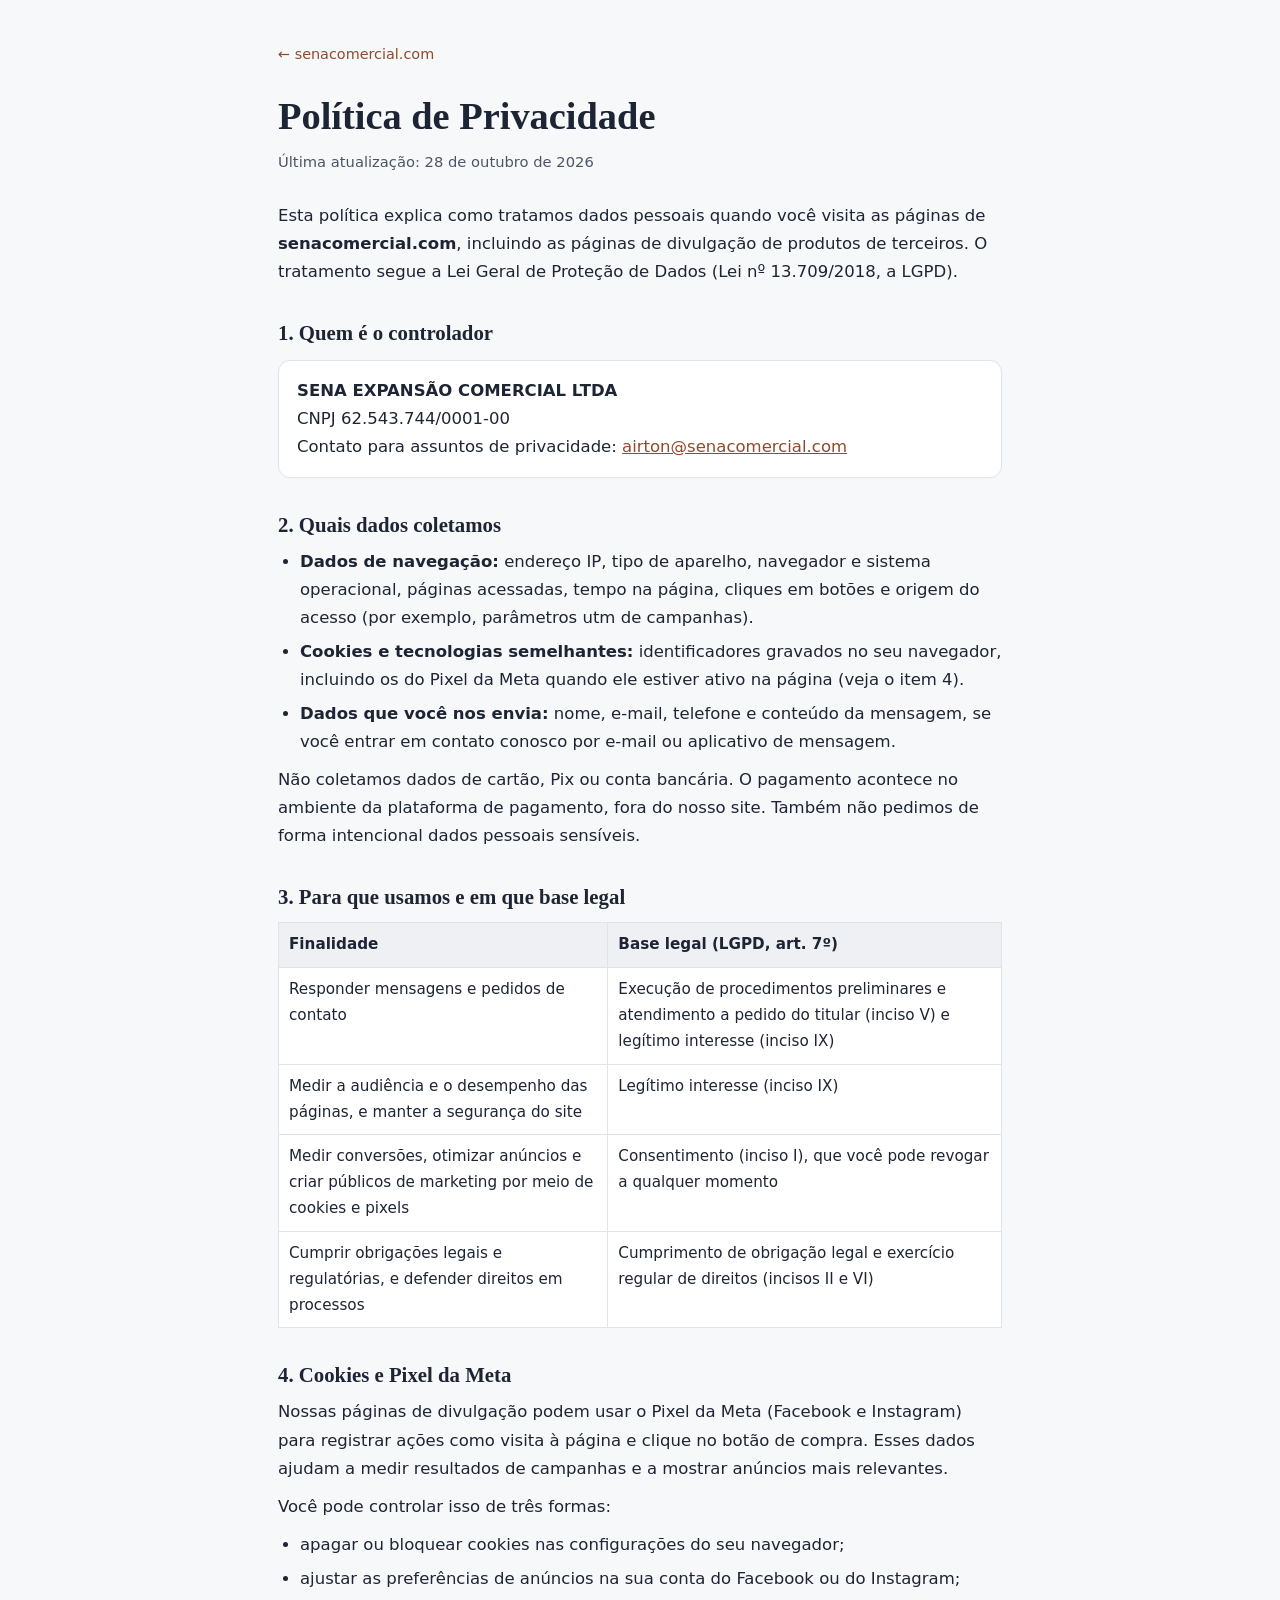
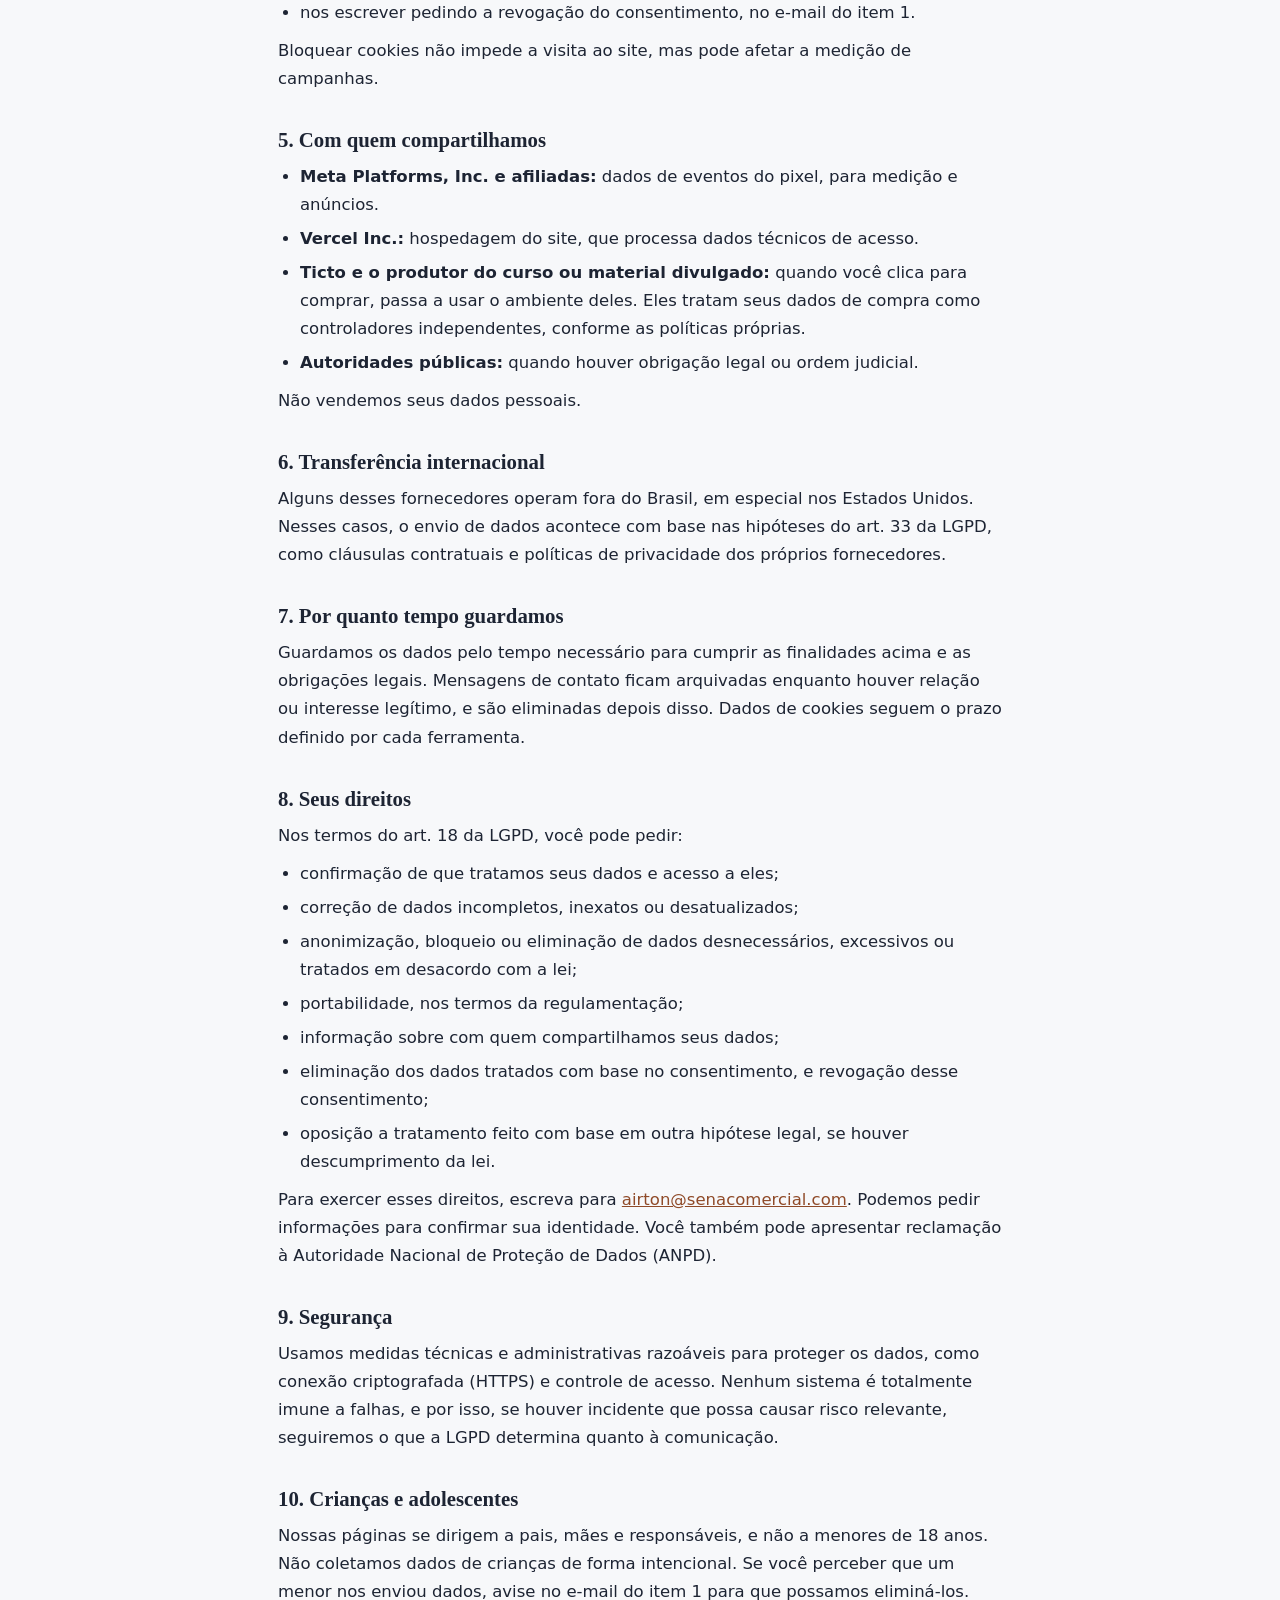
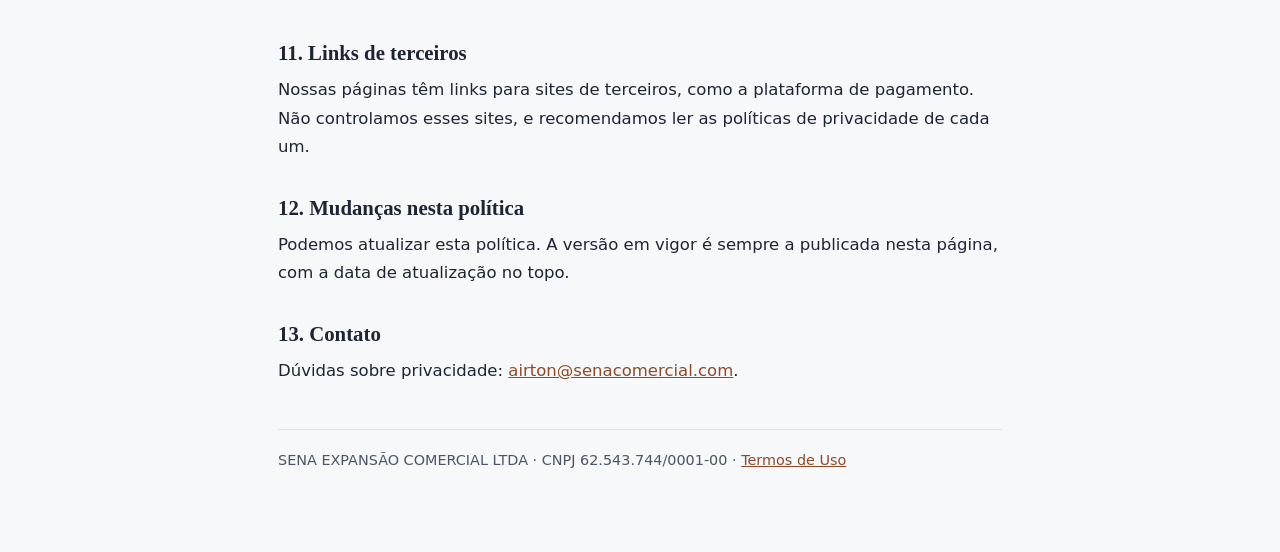
<file: politica-de-privacidade/index.html>
<!doctype html>
<html lang="pt-BR">
<head>
<meta charset="utf-8">
<meta name="viewport" content="width=device-width, initial-scale=1">
<title>Política de Privacidade | Sena Expansão Comercial</title>
<meta name="description" content="Como a Sena Expansão Comercial LTDA trata dados pessoais nas páginas de senacomercial.com, conforme a LGPD.">
<style>
  :root{--ink:#1d2433;--soft:#4b5568;--line:#dfe3ea;--bg:#f7f8fa;--accent:#8f4a28}
  *{box-sizing:border-box;margin:0;padding:0}
  body{font-family:system-ui,-apple-system,"Segoe UI",Roboto,sans-serif;font-size:16.5px;line-height:1.7;color:var(--ink);background:var(--bg);-webkit-text-size-adjust:100%}
  .wrap{max-width:760px;margin:0 auto;padding:32px 18px 80px}
  .top{font-size:.9rem;margin-bottom:28px}
  .top a{color:var(--accent);text-decoration:none}
  h1{font-family:Georgia,serif;font-size:clamp(1.8rem,6vw,2.4rem);line-height:1.15;margin-bottom:8px}
  .upd{color:var(--soft);font-size:.92rem;margin-bottom:28px}
  h2{font-family:Georgia,serif;font-size:1.3rem;margin:34px 0 10px;line-height:1.25}
  p{margin-top:10px}
  ul{margin:10px 0 0 22px}
  li{margin-top:6px}
  a{color:var(--accent)}
  .box{background:#fff;border:1px solid var(--line);border-radius:12px;padding:16px 18px;margin-top:14px}
  table{border-collapse:collapse;width:100%;margin-top:12px;background:#fff;font-size:.95rem}
  th,td{border:1px solid var(--line);padding:9px 10px;text-align:left;vertical-align:top}
  th{background:#eef0f4}
  footer{margin-top:44px;padding-top:18px;border-top:1px solid var(--line);color:var(--soft);font-size:.9rem}
  @media (max-width:560px){ table,thead,tbody,tr,th,td{display:block} thead{display:none} tr{margin-top:10px;border:1px solid var(--line)} td{border:0;border-bottom:1px solid var(--line)} }
</style>
</head>
<body>
<div class="wrap">
  <p class="top"><a href="/">← senacomercial.com</a></p>
  <h1>Política de Privacidade</h1>
  <p class="upd">Última atualização: 28 de outubro de 2026</p>

  <p>Esta política explica como tratamos dados pessoais quando você visita as páginas de <strong>senacomercial.com</strong>, incluindo as páginas de divulgação de produtos de terceiros. O tratamento segue a Lei Geral de Proteção de Dados (Lei nº 13.709/2018, a LGPD).</p>

  <h2>1. Quem é o controlador</h2>
  <div class="box">
    <strong>SENA EXPANSÃO COMERCIAL LTDA</strong><br>
    CNPJ 62.543.744/0001-00<br>
    Contato para assuntos de privacidade: <a href="mailto:airton@senacomercial.com">airton@senacomercial.com</a>
  </div>

  <h2>2. Quais dados coletamos</h2>
  <ul>
    <li><strong>Dados de navegação:</strong> endereço IP, tipo de aparelho, navegador e sistema operacional, páginas acessadas, tempo na página, cliques em botões e origem do acesso (por exemplo, parâmetros utm de campanhas).</li>
    <li><strong>Cookies e tecnologias semelhantes:</strong> identificadores gravados no seu navegador, incluindo os do Pixel da Meta quando ele estiver ativo na página (veja o item 4).</li>
    <li><strong>Dados que você nos envia:</strong> nome, e-mail, telefone e conteúdo da mensagem, se você entrar em contato conosco por e-mail ou aplicativo de mensagem.</li>
  </ul>
  <p>Não coletamos dados de cartão, Pix ou conta bancária. O pagamento acontece no ambiente da plataforma de pagamento, fora do nosso site. Também não pedimos de forma intencional dados pessoais sensíveis.</p>

  <h2>3. Para que usamos e em que base legal</h2>
  <table>
    <thead><tr><th>Finalidade</th><th>Base legal (LGPD, art. 7º)</th></tr></thead>
    <tbody>
      <tr><td>Responder mensagens e pedidos de contato</td><td>Execução de procedimentos preliminares e atendimento a pedido do titular (inciso V) e legítimo interesse (inciso IX)</td></tr>
      <tr><td>Medir a audiência e o desempenho das páginas, e manter a segurança do site</td><td>Legítimo interesse (inciso IX)</td></tr>
      <tr><td>Medir conversões, otimizar anúncios e criar públicos de marketing por meio de cookies e pixels</td><td>Consentimento (inciso I), que você pode revogar a qualquer momento</td></tr>
      <tr><td>Cumprir obrigações legais e regulatórias, e defender direitos em processos</td><td>Cumprimento de obrigação legal e exercício regular de direitos (incisos II e VI)</td></tr>
    </tbody>
  </table>

  <h2>4. Cookies e Pixel da Meta</h2>
  <p>Nossas páginas de divulgação podem usar o Pixel da Meta (Facebook e Instagram) para registrar ações como visita à página e clique no botão de compra. Esses dados ajudam a medir resultados de campanhas e a mostrar anúncios mais relevantes.</p>
  <p>Você pode controlar isso de três formas:</p>
  <ul>
    <li>apagar ou bloquear cookies nas configurações do seu navegador;</li>
    <li>ajustar as preferências de anúncios na sua conta do Facebook ou do Instagram;</li>
    <li>nos escrever pedindo a revogação do consentimento, no e-mail do item 1.</li>
  </ul>
  <p>Bloquear cookies não impede a visita ao site, mas pode afetar a medição de campanhas.</p>

  <h2>5. Com quem compartilhamos</h2>
  <ul>
    <li><strong>Meta Platforms, Inc. e afiliadas:</strong> dados de eventos do pixel, para medição e anúncios.</li>
    <li><strong>Vercel Inc.:</strong> hospedagem do site, que processa dados técnicos de acesso.</li>
    <li><strong>Ticto e o produtor do curso ou material divulgado:</strong> quando você clica para comprar, passa a usar o ambiente deles. Eles tratam seus dados de compra como controladores independentes, conforme as políticas próprias.</li>
    <li><strong>Autoridades públicas:</strong> quando houver obrigação legal ou ordem judicial.</li>
  </ul>
  <p>Não vendemos seus dados pessoais.</p>

  <h2>6. Transferência internacional</h2>
  <p>Alguns desses fornecedores operam fora do Brasil, em especial nos Estados Unidos. Nesses casos, o envio de dados acontece com base nas hipóteses do art. 33 da LGPD, como cláusulas contratuais e políticas de privacidade dos próprios fornecedores.</p>

  <h2>7. Por quanto tempo guardamos</h2>
  <p>Guardamos os dados pelo tempo necessário para cumprir as finalidades acima e as obrigações legais. Mensagens de contato ficam arquivadas enquanto houver relação ou interesse legítimo, e são eliminadas depois disso. Dados de cookies seguem o prazo definido por cada ferramenta.</p>

  <h2>8. Seus direitos</h2>
  <p>Nos termos do art. 18 da LGPD, você pode pedir:</p>
  <ul>
    <li>confirmação de que tratamos seus dados e acesso a eles;</li>
    <li>correção de dados incompletos, inexatos ou desatualizados;</li>
    <li>anonimização, bloqueio ou eliminação de dados desnecessários, excessivos ou tratados em desacordo com a lei;</li>
    <li>portabilidade, nos termos da regulamentação;</li>
    <li>informação sobre com quem compartilhamos seus dados;</li>
    <li>eliminação dos dados tratados com base no consentimento, e revogação desse consentimento;</li>
    <li>oposição a tratamento feito com base em outra hipótese legal, se houver descumprimento da lei.</li>
  </ul>
  <p>Para exercer esses direitos, escreva para <a href="mailto:airton@senacomercial.com">airton@senacomercial.com</a>. Podemos pedir informações para confirmar sua identidade. Você também pode apresentar reclamação à Autoridade Nacional de Proteção de Dados (ANPD).</p>

  <h2>9. Segurança</h2>
  <p>Usamos medidas técnicas e administrativas razoáveis para proteger os dados, como conexão criptografada (HTTPS) e controle de acesso. Nenhum sistema é totalmente imune a falhas, e por isso, se houver incidente que possa causar risco relevante, seguiremos o que a LGPD determina quanto à comunicação.</p>

  <h2>10. Crianças e adolescentes</h2>
  <p>Nossas páginas se dirigem a pais, mães e responsáveis, e não a menores de 18 anos. Não coletamos dados de crianças de forma intencional. Se você perceber que um menor nos enviou dados, avise no e-mail do item 1 para que possamos eliminá-los.</p>

  <h2>11. Links de terceiros</h2>
  <p>Nossas páginas têm links para sites de terceiros, como a plataforma de pagamento. Não controlamos esses sites, e recomendamos ler as políticas de privacidade de cada um.</p>

  <h2>12. Mudanças nesta política</h2>
  <p>Podemos atualizar esta política. A versão em vigor é sempre a publicada nesta página, com a data de atualização no topo.</p>

  <h2>13. Contato</h2>
  <p>Dúvidas sobre privacidade: <a href="mailto:airton@senacomercial.com">airton@senacomercial.com</a>.</p>

  <footer>
    SENA EXPANSÃO COMERCIAL LTDA · CNPJ 62.543.744/0001-00 · <a href="/termos-de-uso">Termos de Uso</a>
  </footer>
</div>
</body>
</html>
</file>
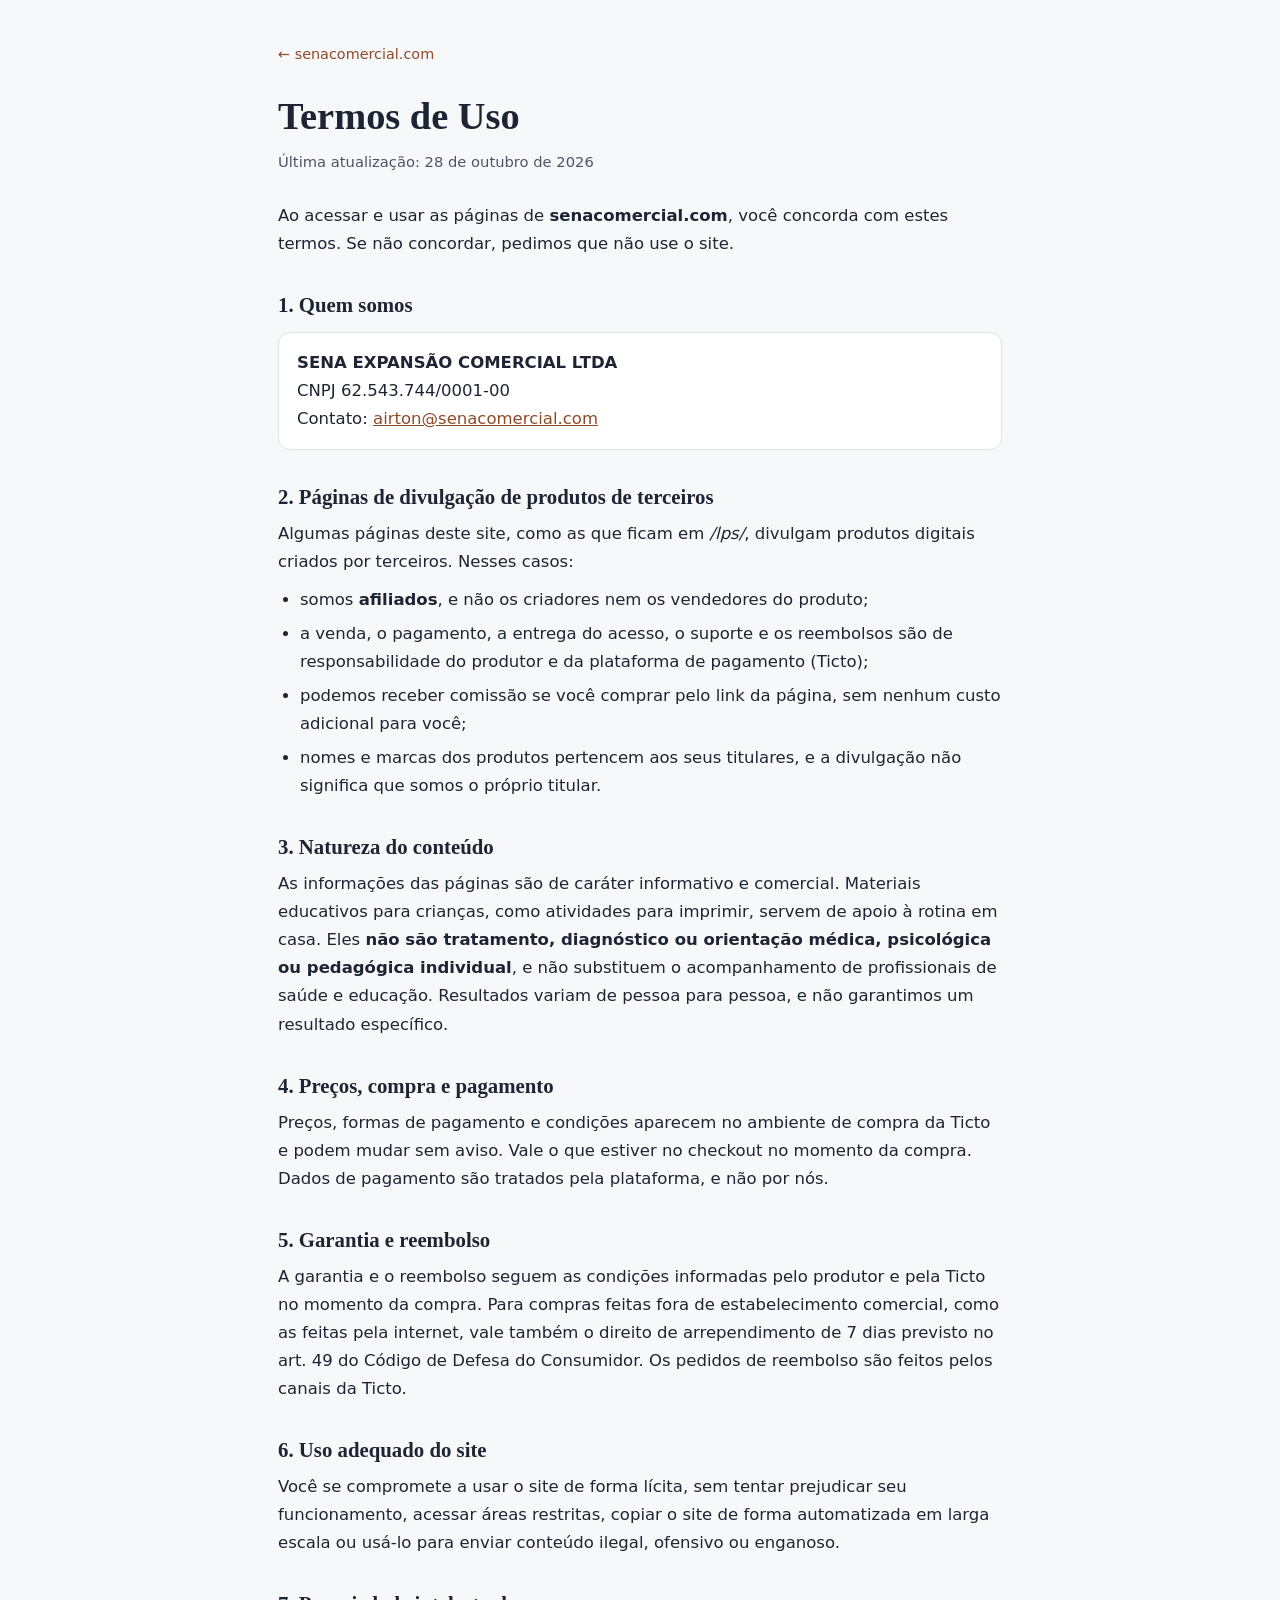
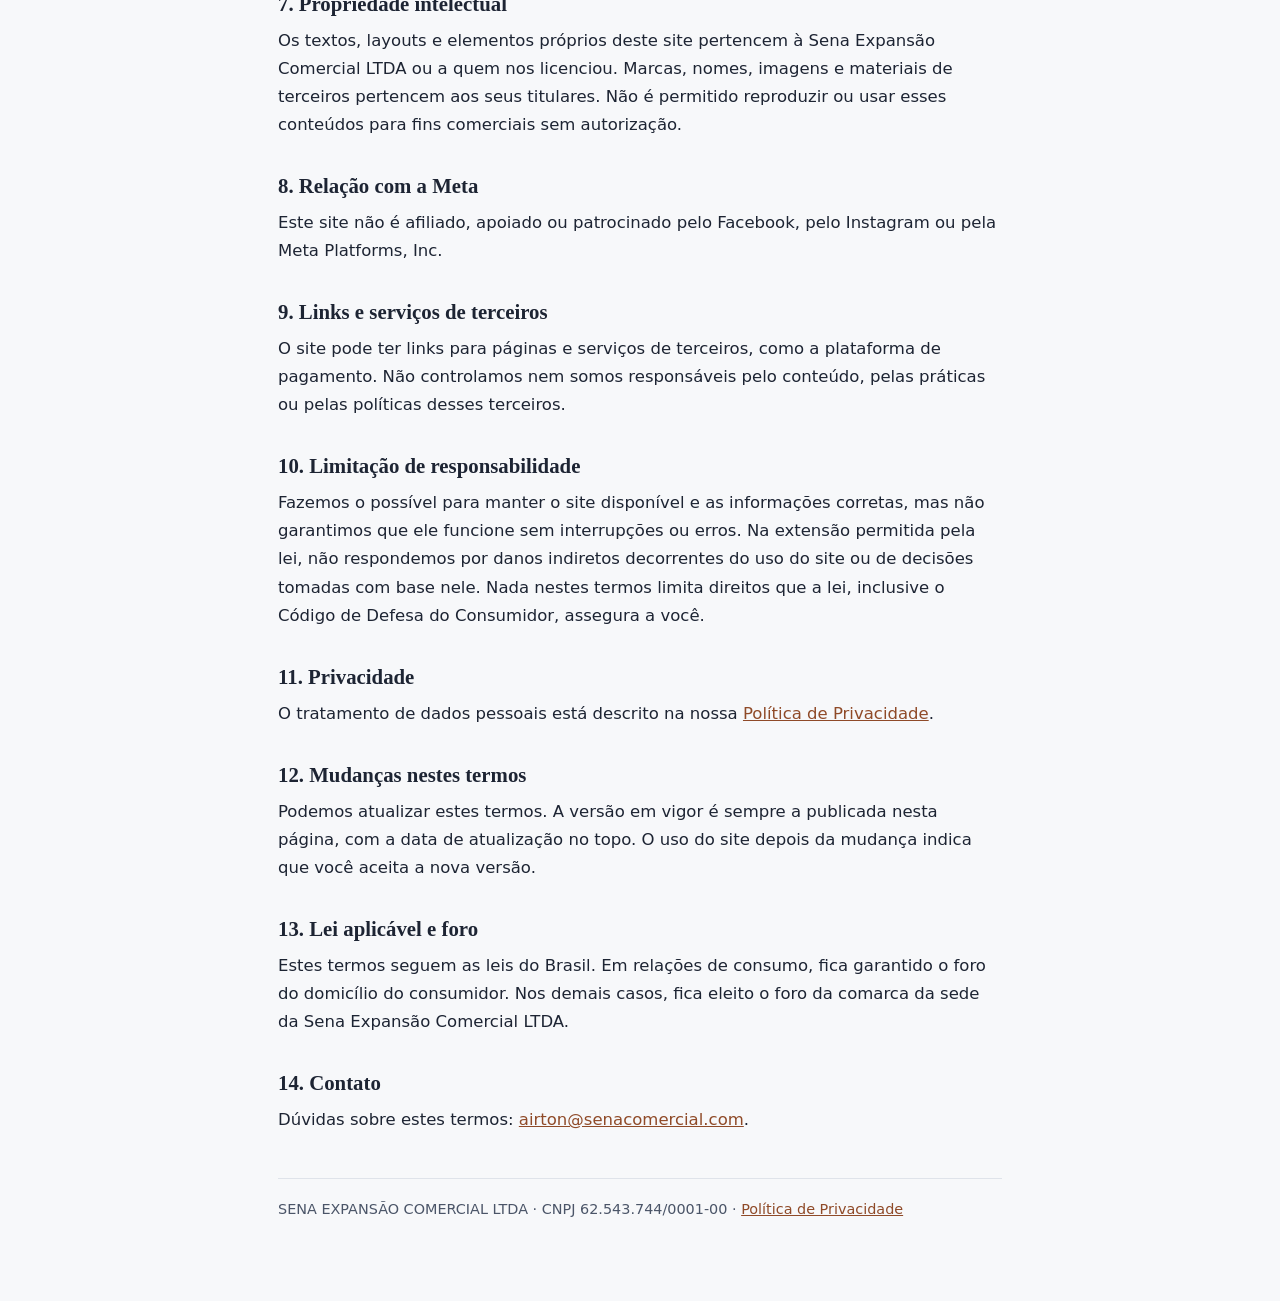
<file: termos-de-uso/index.html>
<!doctype html>
<html lang="pt-BR">
<head>
<meta charset="utf-8">
<meta name="viewport" content="width=device-width, initial-scale=1">
<title>Termos de Uso | Sena Expansão Comercial</title>
<meta name="description" content="Termos de uso das páginas de senacomercial.com, incluindo as páginas de divulgação de produtos de terceiros.">
<style>
  :root{--ink:#1d2433;--soft:#4b5568;--line:#dfe3ea;--bg:#f7f8fa;--accent:#8f4a28}
  *{box-sizing:border-box;margin:0;padding:0}
  body{font-family:system-ui,-apple-system,"Segoe UI",Roboto,sans-serif;font-size:16.5px;line-height:1.7;color:var(--ink);background:var(--bg);-webkit-text-size-adjust:100%}
  .wrap{max-width:760px;margin:0 auto;padding:32px 18px 80px}
  .top{font-size:.9rem;margin-bottom:28px}
  .top a{color:var(--accent);text-decoration:none}
  h1{font-family:Georgia,serif;font-size:clamp(1.8rem,6vw,2.4rem);line-height:1.15;margin-bottom:8px}
  .upd{color:var(--soft);font-size:.92rem;margin-bottom:28px}
  h2{font-family:Georgia,serif;font-size:1.3rem;margin:34px 0 10px;line-height:1.25}
  p{margin-top:10px}
  ul{margin:10px 0 0 22px}
  li{margin-top:6px}
  a{color:var(--accent)}
  .box{background:#fff;border:1px solid var(--line);border-radius:12px;padding:16px 18px;margin-top:14px}
  footer{margin-top:44px;padding-top:18px;border-top:1px solid var(--line);color:var(--soft);font-size:.9rem}
</style>
</head>
<body>
<div class="wrap">
  <p class="top"><a href="/">← senacomercial.com</a></p>
  <h1>Termos de Uso</h1>
  <p class="upd">Última atualização: 28 de outubro de 2026</p>

  <p>Ao acessar e usar as páginas de <strong>senacomercial.com</strong>, você concorda com estes termos. Se não concordar, pedimos que não use o site.</p>

  <h2>1. Quem somos</h2>
  <div class="box">
    <strong>SENA EXPANSÃO COMERCIAL LTDA</strong><br>
    CNPJ 62.543.744/0001-00<br>
    Contato: <a href="mailto:airton@senacomercial.com">airton@senacomercial.com</a>
  </div>

  <h2>2. Páginas de divulgação de produtos de terceiros</h2>
  <p>Algumas páginas deste site, como as que ficam em <em>/lps/</em>, divulgam produtos digitais criados por terceiros. Nesses casos:</p>
  <ul>
    <li>somos <strong>afiliados</strong>, e não os criadores nem os vendedores do produto;</li>
    <li>a venda, o pagamento, a entrega do acesso, o suporte e os reembolsos são de responsabilidade do produtor e da plataforma de pagamento (Ticto);</li>
    <li>podemos receber comissão se você comprar pelo link da página, sem nenhum custo adicional para você;</li>
    <li>nomes e marcas dos produtos pertencem aos seus titulares, e a divulgação não significa que somos o próprio titular.</li>
  </ul>

  <h2>3. Natureza do conteúdo</h2>
  <p>As informações das páginas são de caráter informativo e comercial. Materiais educativos para crianças, como atividades para imprimir, servem de apoio à rotina em casa. Eles <strong>não são tratamento, diagnóstico ou orientação médica, psicológica ou pedagógica individual</strong>, e não substituem o acompanhamento de profissionais de saúde e educação. Resultados variam de pessoa para pessoa, e não garantimos um resultado específico.</p>

  <h2>4. Preços, compra e pagamento</h2>
  <p>Preços, formas de pagamento e condições aparecem no ambiente de compra da Ticto e podem mudar sem aviso. Vale o que estiver no checkout no momento da compra. Dados de pagamento são tratados pela plataforma, e não por nós.</p>

  <h2>5. Garantia e reembolso</h2>
  <p>A garantia e o reembolso seguem as condições informadas pelo produtor e pela Ticto no momento da compra. Para compras feitas fora de estabelecimento comercial, como as feitas pela internet, vale também o direito de arrependimento de 7 dias previsto no art. 49 do Código de Defesa do Consumidor. Os pedidos de reembolso são feitos pelos canais da Ticto.</p>

  <h2>6. Uso adequado do site</h2>
  <p>Você se compromete a usar o site de forma lícita, sem tentar prejudicar seu funcionamento, acessar áreas restritas, copiar o site de forma automatizada em larga escala ou usá-lo para enviar conteúdo ilegal, ofensivo ou enganoso.</p>

  <h2>7. Propriedade intelectual</h2>
  <p>Os textos, layouts e elementos próprios deste site pertencem à Sena Expansão Comercial LTDA ou a quem nos licenciou. Marcas, nomes, imagens e materiais de terceiros pertencem aos seus titulares. Não é permitido reproduzir ou usar esses conteúdos para fins comerciais sem autorização.</p>

  <h2>8. Relação com a Meta</h2>
  <p>Este site não é afiliado, apoiado ou patrocinado pelo Facebook, pelo Instagram ou pela Meta Platforms, Inc.</p>

  <h2>9. Links e serviços de terceiros</h2>
  <p>O site pode ter links para páginas e serviços de terceiros, como a plataforma de pagamento. Não controlamos nem somos responsáveis pelo conteúdo, pelas práticas ou pelas políticas desses terceiros.</p>

  <h2>10. Limitação de responsabilidade</h2>
  <p>Fazemos o possível para manter o site disponível e as informações corretas, mas não garantimos que ele funcione sem interrupções ou erros. Na extensão permitida pela lei, não respondemos por danos indiretos decorrentes do uso do site ou de decisões tomadas com base nele. Nada nestes termos limita direitos que a lei, inclusive o Código de Defesa do Consumidor, assegura a você.</p>

  <h2>11. Privacidade</h2>
  <p>O tratamento de dados pessoais está descrito na nossa <a href="/politica-de-privacidade">Política de Privacidade</a>.</p>

  <h2>12. Mudanças nestes termos</h2>
  <p>Podemos atualizar estes termos. A versão em vigor é sempre a publicada nesta página, com a data de atualização no topo. O uso do site depois da mudança indica que você aceita a nova versão.</p>

  <h2>13. Lei aplicável e foro</h2>
  <p>Estes termos seguem as leis do Brasil. Em relações de consumo, fica garantido o foro do domicílio do consumidor. Nos demais casos, fica eleito o foro da comarca da sede da Sena Expansão Comercial LTDA.</p>

  <h2>14. Contato</h2>
  <p>Dúvidas sobre estes termos: <a href="mailto:airton@senacomercial.com">airton@senacomercial.com</a>.</p>

  <footer>
    SENA EXPANSÃO COMERCIAL LTDA · CNPJ 62.543.744/0001-00 · <a href="/politica-de-privacidade">Política de Privacidade</a>
  </footer>
</div>
</body>
</html>
</file>
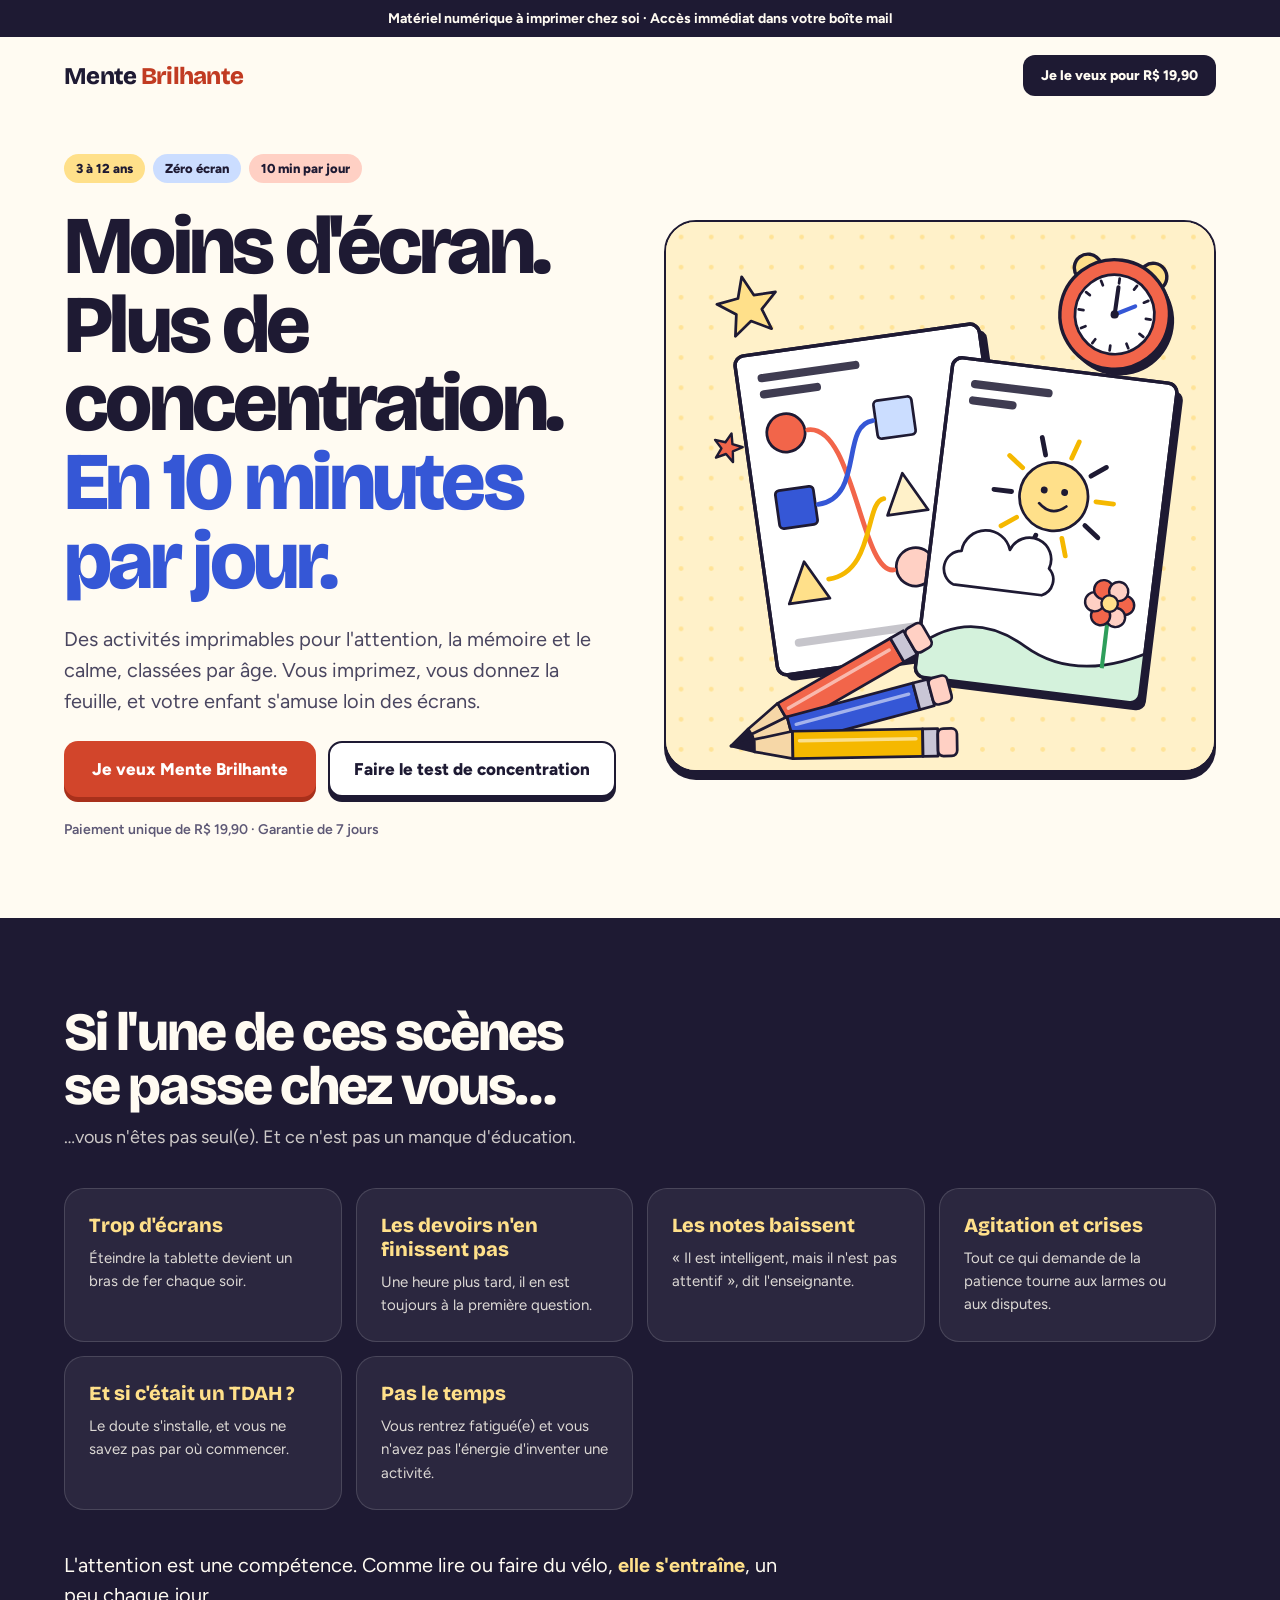
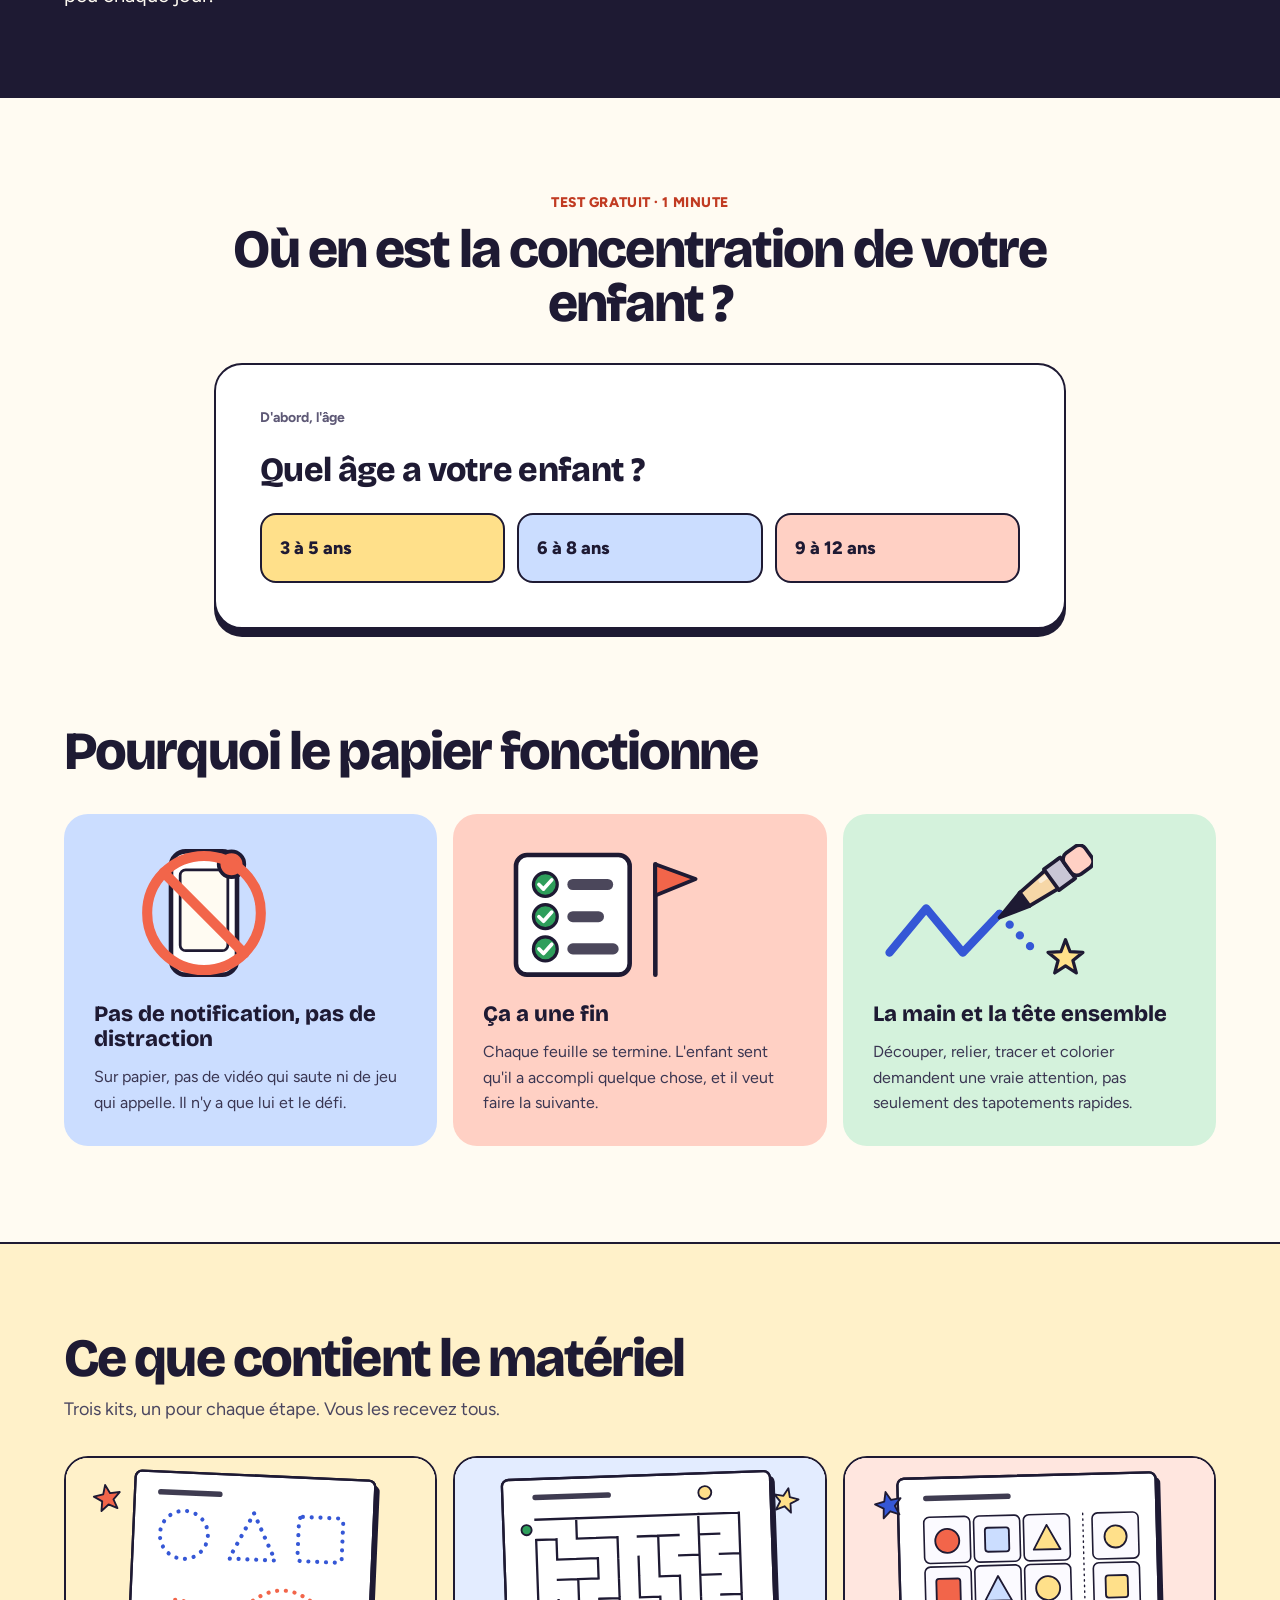
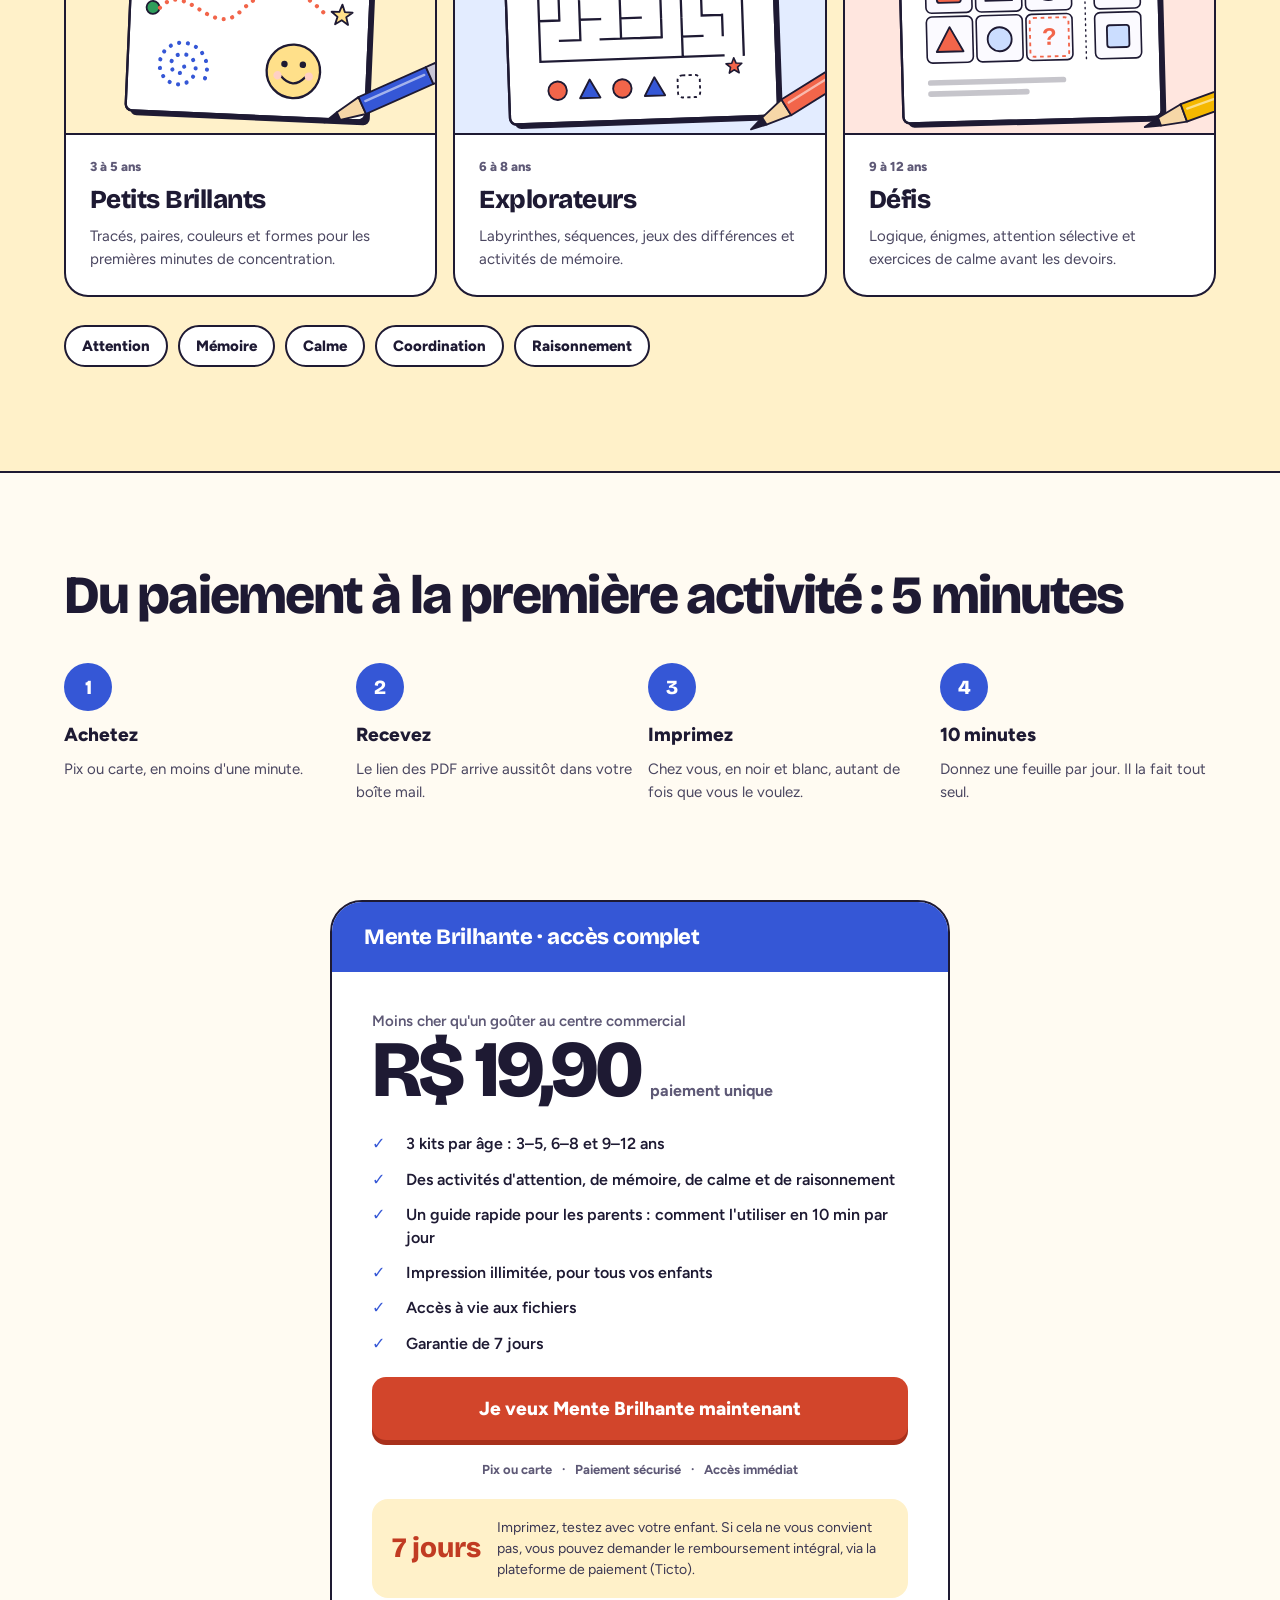
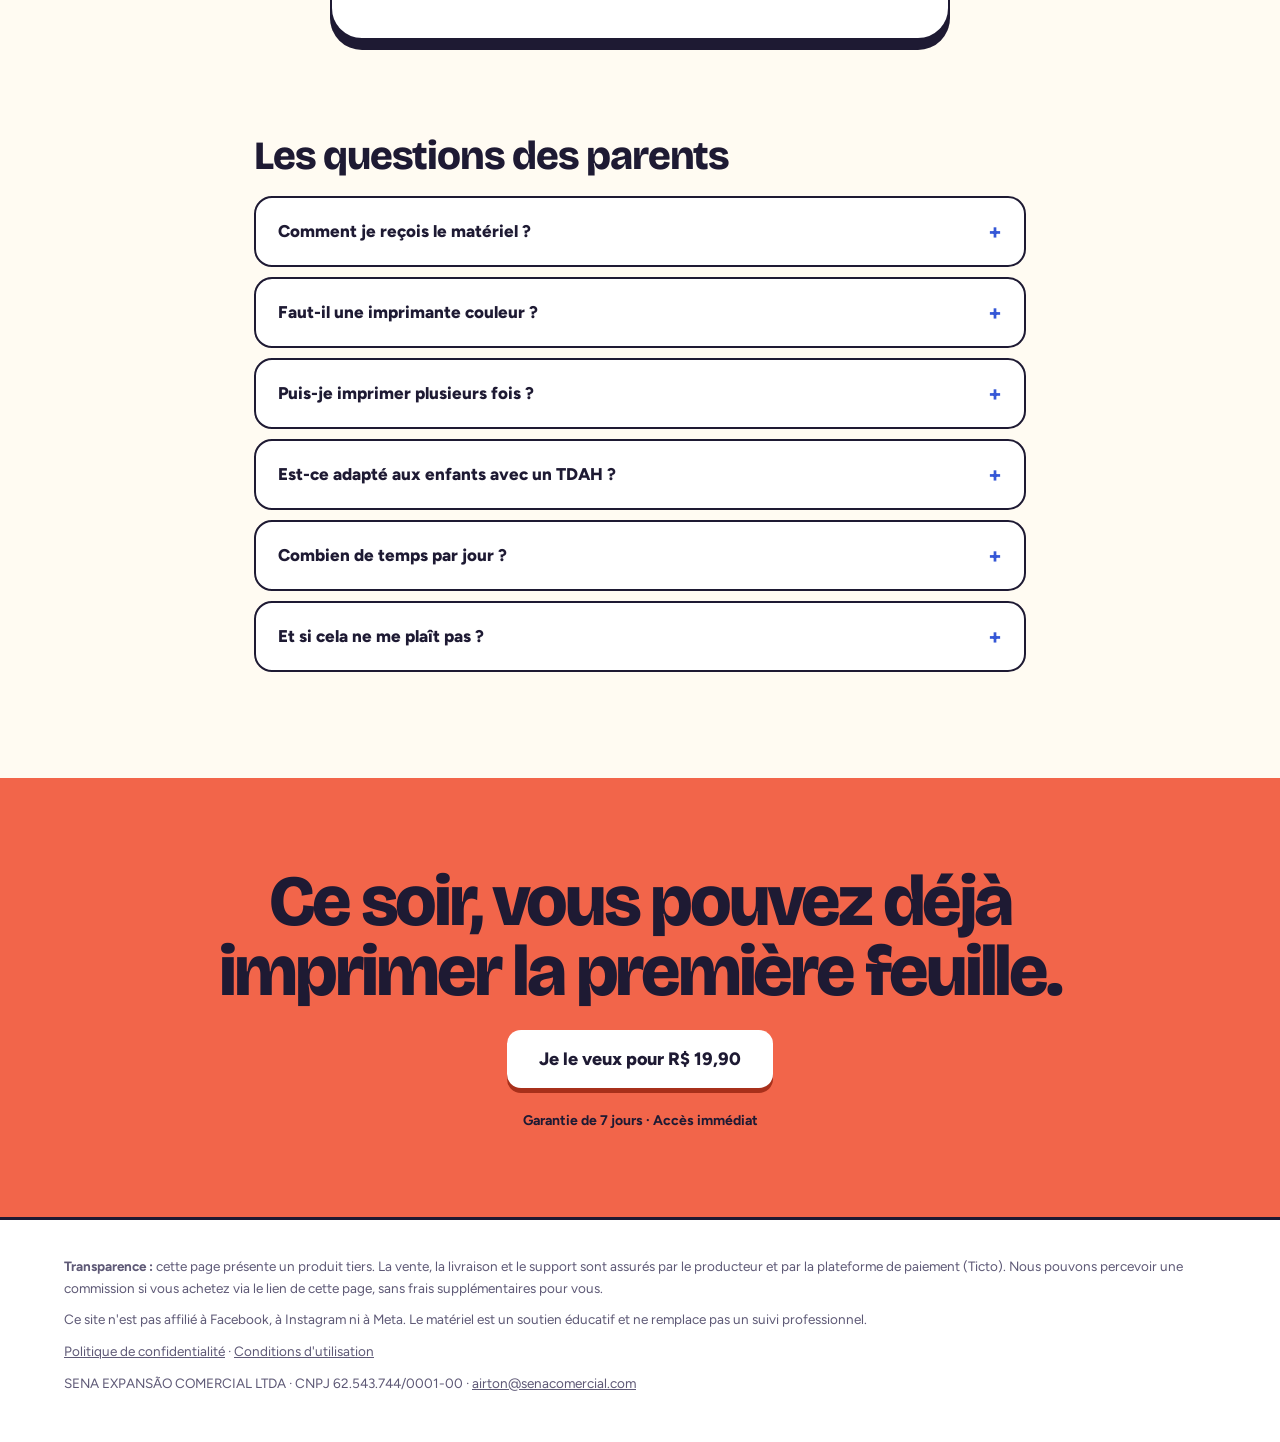
<file: lp/mentebrilhante-fr/index.html>
<!doctype html>
<html lang="fr">
<head>
<meta charset="utf-8">
<meta name="viewport" content="width=device-width, initial-scale=1">
<title>Mente Brilhante | Moins d'écran, plus de concentration en 10 minutes par jour</title>
<meta name="description" content="Des activités imprimables pour travailler l'attention, la mémoire et le calme de votre enfant, classées par âge. 10 minutes par jour, zéro écran.">
<meta name="robots" content="noindex, nofollow">
<link rel="preconnect" href="https://fonts.googleapis.com">
<link rel="preconnect" href="https://fonts.gstatic.com" crossorigin>
<link href="https://fonts.googleapis.com/css2?family=Bricolage+Grotesque:opsz,wght@12..96,600;12..96,800&family=Figtree:wght@400;500;600;700;800&display=swap" rel="stylesheet">
<style>
  :root{
    --ink:#1E1A33; --cream:#FFFBF2; --sand:#FFF1C9; --yel:#FFE08A;
    --blue:#3557D6; --blue-dark:#2843A8; --lblue:#CBDDFF; --pink:#FFD0C4; --mint:#D4F2DC;
    --coral:#D2452B; --coral-shadow:#A8301B; --coral-ink:#C13B22; --coral-deco:#F2654A;
    --muted:#5E5976; --soft:#4A4660;
  }
  *{box-sizing:border-box}
  html{scroll-behavior:smooth}
  body{margin:0;background:var(--cream);color:var(--ink);font-family:'Figtree',system-ui,sans-serif;-webkit-font-smoothing:antialiased;-webkit-text-size-adjust:100%}
  a{color:var(--blue);text-decoration:none}
  a:hover{color:var(--blue-dark)}
  h1,h2,h3{font-family:'Bricolage Grotesque',system-ui,sans-serif;font-weight:800;margin:0}
  h2{font-size:clamp(32px,4.2vw,54px);line-height:1;letter-spacing:-0.035em}
  p{margin:0}
  .wrap{max-width:1200px;margin:0 auto;padding:0 24px}
  :focus-visible{outline:3px solid var(--blue);outline-offset:3px}

  .topbar{background:var(--ink);color:var(--cream);text-align:center;font-size:14px;font-weight:700;padding:10px 16px}
  header.site{display:flex;justify-content:space-between;align-items:center;gap:20px;padding-top:18px;padding-bottom:18px}
  .logo{font-family:'Bricolage Grotesque',sans-serif;font-weight:800;font-size:24px;letter-spacing:-0.03em}
  .logo span{color:var(--coral-ink)}
  .btn-sm{background:var(--ink);color:var(--cream);font-weight:800;font-size:14px;padding:12px 18px;border-radius:12px}
  .btn-sm:hover{color:var(--cream);background:#322C54}

  .btn{display:inline-block;background:var(--coral);color:#fff;font-weight:800;font-size:17px;padding:18px 28px;border-radius:14px;box-shadow:0 5px 0 var(--coral-shadow);text-align:center;transition:transform .08s,box-shadow .08s}
  .btn:hover{color:#fff;background:#BE3D24}
  .btn:active{transform:translateY(4px);box-shadow:0 1px 0 var(--coral-shadow)}
  .btn-ghost{background:#fff;color:var(--ink);border:2px solid var(--ink);box-shadow:0 5px 0 var(--ink);padding:16px 24px}
  .btn-ghost:hover{background:#fff;color:var(--ink)}
  .btn-ghost:active{box-shadow:0 1px 0 var(--ink)}
  .btn-white{background:#fff;color:var(--ink);box-shadow:0 5px 0 var(--coral-shadow)}
  .btn-white:hover{background:#fff;color:var(--ink)}

  /* hero */
  .hero{display:grid;grid-template-columns:repeat(auto-fit,minmax(min(100%,460px),1fr));gap:48px;align-items:center;padding-top:40px;padding-bottom:80px}
  .hero-text{display:flex;flex-direction:column;gap:24px}
  .chips{display:flex;gap:8px;flex-wrap:wrap}
  .chip{font-weight:800;font-size:13px;padding:7px 12px;border-radius:999px}
  .hero h1{font-size:clamp(44px,6.4vw,84px);line-height:.96;letter-spacing:-0.045em;text-wrap:balance}
  .hero h1 span{color:var(--blue)}
  .lead{font-size:20px;line-height:1.55;color:var(--soft);max-width:540px;text-wrap:pretty}
  .actions{display:flex;gap:12px;flex-wrap:wrap}
  .micro{font-size:14px;font-weight:600;color:var(--muted)}
  .hero-art{aspect-ratio:1/1;border-radius:32px;border:2px solid var(--ink);box-shadow:0 8px 0 var(--ink);background:var(--sand);overflow:hidden}
  .hero-art img{width:100%;height:100%;object-fit:cover;display:block}

  /* douleurs */
  .pains{background:var(--ink);color:var(--cream)}
  .pains .wrap{padding-top:88px;padding-bottom:88px}
  .pains h2{max-width:820px;text-wrap:balance;margin-bottom:12px}
  .pains .sub{font-size:18px;color:rgba(255,251,242,.78);margin-bottom:40px}
  .grid-pains{display:grid;grid-template-columns:repeat(auto-fit,minmax(min(100%,260px),1fr));gap:14px}
  .pain{background:rgba(255,255,255,.06);border:1px solid rgba(255,255,255,.14);border-radius:20px;padding:24px;display:flex;flex-direction:column;gap:10px}
  .pain b{font-family:'Bricolage Grotesque',sans-serif;font-weight:800;font-size:20px;line-height:1.2;color:var(--yel)}
  .pain span{font-size:15px;line-height:1.55;color:rgba(255,251,242,.84)}
  .pains .close{margin-top:40px;font-size:20px;line-height:1.5;max-width:720px;text-wrap:pretty}
  .pains .close strong{color:var(--yel)}

  /* test */
  .test{max-width:900px;margin:0 auto;padding:96px 24px}
  .test-head{text-align:center;display:flex;flex-direction:column;gap:12px;align-items:center;margin-bottom:32px}
  .kicker{font-weight:800;font-size:14px;color:var(--coral-ink);letter-spacing:.04em}
  .card{background:#fff;border:2px solid var(--ink);border-radius:28px;box-shadow:0 8px 0 var(--ink);padding:clamp(22px,5vw,44px)}
  .step{display:flex;flex-direction:column;gap:24px}
  .step[hidden]{display:none}
  .step .label{font-weight:700;font-size:14px;color:var(--muted)}
  .q{font-family:'Bricolage Grotesque',sans-serif;font-weight:800;font-size:clamp(24px,3vw,34px);line-height:1.15;letter-spacing:-0.02em;text-wrap:balance}
  .opts{display:grid;grid-template-columns:repeat(auto-fit,minmax(min(100%,180px),1fr));gap:12px}
  .opt{cursor:pointer;font-family:'Figtree',sans-serif;font-size:17px;font-weight:700;color:var(--ink);background:#F6F3FF;border:2px solid var(--ink);border-radius:16px;padding:20px 18px;text-align:left;transition:transform .1s,background .1s}
  .opt:hover{background:var(--yel);transform:translateY(-2px)}
  .qtop{display:flex;justify-content:space-between;align-items:center;gap:16px}
  .bar{flex:1;max-width:260px;height:10px;background:#E4E0FA;border-radius:999px;overflow:hidden}
  .bar i{display:block;height:100%;background:var(--blue);border-radius:999px;width:20%}
  .result{align-items:flex-start;gap:18px}
  .badge{background:var(--yel);font-weight:800;font-size:13px;padding:7px 12px;border-radius:999px}
  .r-level{font-family:'Bricolage Grotesque',sans-serif;font-weight:800;font-size:clamp(30px,4vw,46px);line-height:1;letter-spacing:-0.035em}
  .r-d{font-size:18px;line-height:1.6;color:var(--soft);text-wrap:pretty}
  .r-plan{background:#E8EEFF;border-radius:16px;padding:18px 20px;font-size:16px;line-height:1.5;font-weight:600}
  .btn-redo{cursor:pointer;background:none;border:2px solid var(--ink);color:var(--ink);font-family:'Figtree',sans-serif;font-weight:800;font-size:15px;padding:14px 20px;border-radius:14px}
  .disclaimer{font-size:13px;line-height:1.5;color:var(--muted)}

  /* pourquoi */
  .why{padding-bottom:96px}
  .why h2{max-width:760px;margin-bottom:36px}
  .grid-why{display:grid;grid-template-columns:repeat(auto-fit,minmax(min(100%,260px),1fr));gap:16px}
  .why-card{border-radius:24px;padding:30px;display:flex;flex-direction:column;gap:12px}
  .why-card img{width:100%;max-width:220px;height:auto;display:block;margin-bottom:8px}
  .why-card b{font-family:'Bricolage Grotesque',sans-serif;font-weight:800;font-size:22px;line-height:1.15}
  .why-card span{font-size:16px;line-height:1.6;color:#3A3652}

  /* kits */
  .kits{background:var(--sand);border-top:2px solid var(--ink);border-bottom:2px solid var(--ink)}
  .kits .wrap{padding-top:88px;padding-bottom:88px}
  .kits h2{margin-bottom:12px}
  .kits .sub{font-size:18px;color:var(--soft);margin-bottom:36px}
  .grid-kits{display:grid;grid-template-columns:repeat(auto-fit,minmax(min(100%,300px),1fr));gap:16px}
  .kit{background:#fff;border:2px solid var(--ink);border-radius:24px;overflow:hidden;display:flex;flex-direction:column}
  .kit .pic{aspect-ratio:4/3;border-bottom:2px solid var(--ink);overflow:hidden}
  .kit .pic img{width:100%;height:100%;object-fit:cover;display:block}
  .kit .txt{padding:24px;display:flex;flex-direction:column;gap:10px}
  .kit .age{font-weight:800;font-size:13px;color:var(--muted)}
  .kit .name{font-family:'Bricolage Grotesque',sans-serif;font-weight:800;font-size:26px;letter-spacing:-0.02em}
  .kit .desc{font-size:15px;line-height:1.55;color:var(--soft)}
  .skills{margin-top:28px;display:flex;gap:10px;flex-wrap:wrap;list-style:none;padding:0}
  .skills li{background:#fff;border:2px solid var(--ink);font-weight:800;font-size:15px;padding:10px 16px;border-radius:999px}

  /* étapes */
  .how{padding-top:96px;padding-bottom:96px}
  .how h2{margin-bottom:40px}
  .grid-steps{display:grid;grid-template-columns:repeat(auto-fit,minmax(min(100%,220px),1fr));gap:16px;list-style:none;padding:0;margin:0}
  .grid-steps li{display:flex;flex-direction:column;gap:12px}
  .grid-steps .n{width:48px;height:48px;border-radius:50%;background:var(--blue);color:#fff;font-family:'Bricolage Grotesque',sans-serif;font-weight:800;font-size:20px;display:flex;align-items:center;justify-content:center}
  .grid-steps strong{font-size:19px;font-weight:800}
  .grid-steps span.d{font-size:15px;line-height:1.55;color:var(--soft)}

  /* offre */
  .offer{padding-bottom:96px}
  .offer-card{max-width:620px;margin:0 auto;background:#fff;border:2px solid var(--ink);border-radius:32px;box-shadow:0 10px 0 var(--ink);overflow:hidden}
  .offer-head{background:var(--blue);color:#fff;padding:22px 32px;font-family:'Bricolage Grotesque',sans-serif;font-weight:800;font-size:22px;letter-spacing:-0.02em}
  .offer-body{padding:clamp(24px,5vw,40px);display:flex;flex-direction:column;gap:22px}
  .offer-sub{font-size:15px;font-weight:600;color:var(--muted)}
  .price{display:flex;align-items:baseline;gap:10px;flex-wrap:wrap}
  .price b{font-family:'Bricolage Grotesque',sans-serif;font-weight:800;font-size:clamp(56px,8vw,80px);letter-spacing:-0.05em;line-height:1}
  .price span{font-weight:700;color:var(--muted)}
  .incl{display:flex;flex-direction:column;gap:12px;list-style:none;padding:0;margin:0}
  .incl li{display:grid;grid-template-columns:24px 1fr;gap:10px;font-size:16px;font-weight:600;line-height:1.45}
  .incl li::before{content:"✓";color:var(--blue);font-weight:800}
  .trust{display:flex;gap:10px;justify-content:center;flex-wrap:wrap;font-size:13px;font-weight:700;color:var(--muted)}
  .guarantee{background:var(--sand);border-radius:16px;padding:18px 20px;display:grid;grid-template-columns:auto 1fr;gap:16px;align-items:center}
  .guarantee b{font-family:'Bricolage Grotesque',sans-serif;font-weight:800;font-size:28px;color:var(--coral-ink);line-height:1}
  .guarantee span{font-size:14px;line-height:1.5;color:#3A3652}

  /* faq */
  .faq{max-width:820px;margin:0 auto;padding:0 24px 96px}
  .faq h2{font-size:clamp(28px,3.4vw,40px);letter-spacing:-0.03em;margin-bottom:20px}
  details{background:#fff;border:2px solid var(--ink);border-radius:18px;overflow:hidden;margin-bottom:10px}
  summary{cursor:pointer;list-style:none;padding:20px 22px;display:flex;justify-content:space-between;gap:16px;align-items:center;font-size:17px;font-weight:800}
  summary::-webkit-details-marker{display:none}
  summary::after{content:"+";font-size:22px;flex-shrink:0;color:var(--blue)}
  details[open] summary::after{content:"−"}
  details p{padding:0 22px 20px;font-size:16px;line-height:1.6;color:var(--soft)}

  /* final */
  .final{background:var(--coral-deco);color:var(--ink)}
  .final .wrap{max-width:900px;padding-top:88px;padding-bottom:88px;text-align:center;display:flex;flex-direction:column;gap:24px;align-items:center}
  .final h2{font-size:clamp(38px,5.6vw,72px);line-height:.98;letter-spacing:-0.045em;text-wrap:balance}
  .final .micro{color:var(--ink);font-weight:700}

  footer{padding:36px 0 48px;font-size:13.5px;line-height:1.6;color:var(--muted);border-top:3px solid var(--ink);background:#fff}
  footer a{color:var(--muted);text-decoration:underline}
  footer p+p{margin-top:10px}

  @media (prefers-reduced-motion:reduce){
    html{scroll-behavior:auto}
    .btn,.opt{transition:none}
  }
</style>
</head>
<body>

<div class="topbar">Matériel numérique à imprimer chez soi · Accès immédiat dans votre boîte mail</div>

<header class="site wrap">
  <div class="logo">Mente <span>Brilhante</span></div>
  <a class="btn-sm" href="#offre" data-cta="header">Je le veux pour R$ 19,90</a>
</header>

<main>

<section class="hero wrap">
  <div class="hero-text">
    <div class="chips">
      <span class="chip" style="background:#FFE08A">3 à 12 ans</span>
      <span class="chip" style="background:#CBDDFF">Zéro écran</span>
      <span class="chip" style="background:#FFD0C4">10 min par jour</span>
    </div>
    <h1>Moins d'écran. Plus de concentration. <span>En 10 minutes par jour.</span></h1>
    <p class="lead">Des activités imprimables pour l'attention, la mémoire et le calme, classées par âge. Vous imprimez, vous donnez la feuille, et votre enfant s'amuse loin des écrans.</p>
    <div class="actions">
      <a class="btn" href="#offre" data-cta="hero">Je veux Mente Brilhante</a>
      <a class="btn btn-ghost" href="#test">Faire le test de concentration</a>
    </div>
    <div class="micro">Paiement unique de R$ 19,90 · Garantie de 7 jours</div>
  </div>
  <div class="hero-art">
    <img src="/lp/mentebrilhante-fr/img/hero.svg" width="800" height="800" alt="Des feuilles d'activités imprimées sur une table, avec des crayons de couleur et un réveil qui indique 10 minutes">
  </div>
</section>

<section class="pains">
  <div class="wrap">
    <h2>Si l'une de ces scènes se passe chez vous…</h2>
    <p class="sub">…vous n'êtes pas seul(e). Et ce n'est pas un manque d'éducation.</p>
    <div class="grid-pains">
      <div class="pain"><b>Trop d'écrans</b><span>Éteindre la tablette devient un bras de fer chaque soir.</span></div>
      <div class="pain"><b>Les devoirs n'en finissent pas</b><span>Une heure plus tard, il en est toujours à la première question.</span></div>
      <div class="pain"><b>Les notes baissent</b><span>« Il est intelligent, mais il n'est pas attentif », dit l'enseignante.</span></div>
      <div class="pain"><b>Agitation et crises</b><span>Tout ce qui demande de la patience tourne aux larmes ou aux disputes.</span></div>
      <div class="pain"><b>Et si c'était un TDAH ?</b><span>Le doute s'installe, et vous ne savez pas par où commencer.</span></div>
      <div class="pain"><b>Pas le temps</b><span>Vous rentrez fatigué(e) et vous n'avez pas l'énergie d'inventer une activité.</span></div>
    </div>
    <p class="close">L'attention est une compétence. Comme lire ou faire du vélo, <strong>elle s'entraîne</strong>, un peu chaque jour.</p>
  </div>
</section>

<section id="test" class="test">
  <div class="test-head">
    <span class="kicker">TEST GRATUIT · 1 MINUTE</span>
    <h2>Où en est la concentration de votre enfant ?</h2>
  </div>
  <div class="card" aria-live="polite">
    <div class="step" id="s-age">
      <span class="label">D'abord, l'âge</span>
      <div class="q">Quel âge a votre enfant ?</div>
      <div class="opts" id="ages"></div>
    </div>
    <div class="step" id="s-q" hidden>
      <div class="qtop"><span class="label" id="q-label"></span><div class="bar"><i id="q-bar"></i></div></div>
      <div class="q" id="q-text"></div>
      <div class="opts" id="q-opts"></div>
    </div>
    <div class="step result" id="s-res" hidden>
      <span class="badge" id="r-badge"></span>
      <div class="r-level" id="r-level"></div>
      <p class="r-d" id="r-d"></p>
      <div class="r-plan" id="r-plan"></div>
      <div class="actions">
        <a class="btn" href="#offre" data-cta="test">Je prends le matériel pour R$ 19,90</a>
        <button class="btn-redo" type="button" id="redo">Refaire le test</button>
      </div>
      <span class="disclaimer">Ce test est une orientation, pas un diagnostic. Si vous soupçonnez un TDAH, parlez-en à un pédiatre ou à un neuropédiatre.</span>
    </div>
  </div>
</section>

<section class="why wrap">
  <h2>Pourquoi le papier fonctionne</h2>
  <div class="grid-why">
    <div class="why-card" style="background:#CBDDFF">
      <img src="/lp/mentebrilhante-fr/img/why-1.svg" width="240" height="150" alt="" loading="lazy">
      <b>Pas de notification, pas de distraction</b>
      <span>Sur papier, pas de vidéo qui saute ni de jeu qui appelle. Il n'y a que lui et le défi.</span>
    </div>
    <div class="why-card" style="background:#FFD0C4">
      <img src="/lp/mentebrilhante-fr/img/why-2.svg" width="240" height="150" alt="" loading="lazy">
      <b>Ça a une fin</b>
      <span>Chaque feuille se termine. L'enfant sent qu'il a accompli quelque chose, et il veut faire la suivante.</span>
    </div>
    <div class="why-card" style="background:#D4F2DC">
      <img src="/lp/mentebrilhante-fr/img/why-3.svg" width="240" height="150" alt="" loading="lazy">
      <b>La main et la tête ensemble</b>
      <span>Découper, relier, tracer et colorier demandent une vraie attention, pas seulement des tapotements rapides.</span>
    </div>
  </div>
</section>

<section class="kits">
  <div class="wrap">
    <h2>Ce que contient le matériel</h2>
    <p class="sub">Trois kits, un pour chaque étape. Vous les recevez tous.</p>
    <div class="grid-kits">
      <div class="kit">
        <div class="pic" style="background:#FFF1C9"><img src="/lp/mentebrilhante-fr/img/kit-1.svg" width="800" height="600" alt="Feuille d'exemple du kit Petits Brillants : formes et chemins pointillés à tracer, et un visage à colorier" loading="lazy"></div>
        <div class="txt"><span class="age">3 à 5 ans</span><span class="name">Petits Brillants</span><span class="desc">Tracés, paires, couleurs et formes pour les premières minutes de concentration.</span></div>
      </div>
      <div class="kit">
        <div class="pic" style="background:#E3ECFF"><img src="/lp/mentebrilhante-fr/img/kit-2.svg" width="800" height="600" alt="Feuille d'exemple du kit Explorateurs : un labyrinthe et une suite de formes à compléter" loading="lazy"></div>
        <div class="txt"><span class="age">6 à 8 ans</span><span class="name">Explorateurs</span><span class="desc">Labyrinthes, séquences, jeux des différences et activités de mémoire.</span></div>
      </div>
      <div class="kit">
        <div class="pic" style="background:#FFE6DF"><img src="/lp/mentebrilhante-fr/img/kit-3.svg" width="800" height="600" alt="Feuille d'exemple du kit Défis : un casse-tête de logique avec une grille de formes et une case manquante" loading="lazy"></div>
        <div class="txt"><span class="age">9 à 12 ans</span><span class="name">Défis</span><span class="desc">Logique, énigmes, attention sélective et exercices de calme avant les devoirs.</span></div>
      </div>
    </div>
    <ul class="skills">
      <li>Attention</li><li>Mémoire</li><li>Calme</li><li>Coordination</li><li>Raisonnement</li>
    </ul>
  </div>
</section>

<section class="how wrap">
  <h2>Du paiement à la première activité : 5 minutes</h2>
  <ol class="grid-steps">
    <li><span class="n">1</span><strong>Achetez</strong><span class="d">Pix ou carte, en moins d'une minute.</span></li>
    <li><span class="n">2</span><strong>Recevez</strong><span class="d">Le lien des PDF arrive aussitôt dans votre boîte mail.</span></li>
    <li><span class="n">3</span><strong>Imprimez</strong><span class="d">Chez vous, en noir et blanc, autant de fois que vous le voulez.</span></li>
    <li><span class="n">4</span><strong>10 minutes</strong><span class="d">Donnez une feuille par jour. Il la fait tout seul.</span></li>
  </ol>
</section>

<section id="offre" class="offer wrap">
  <div class="offer-card">
    <div class="offer-head">Mente Brilhante · accès complet</div>
    <div class="offer-body">
      <div>
        <div class="offer-sub">Moins cher qu'un goûter au centre commercial</div>
        <div class="price"><b>R$ 19,90</b><span>paiement unique</span></div>
      </div>
      <ul class="incl">
        <li>3 kits par âge : 3–5, 6–8 et 9–12 ans</li>
        <li>Des activités d'attention, de mémoire, de calme et de raisonnement</li>
        <li>Un guide rapide pour les parents : comment l'utiliser en 10 min par jour</li>
        <li>Impression illimitée, pour tous vos enfants</li>
        <li>Accès à vie aux fichiers</li>
        <li>Garantie de 7 jours</li>
      </ul>
      <a class="btn" href="#" data-cta="offre" style="font-size:19px;padding:20px">Je veux Mente Brilhante maintenant</a>
      <div class="trust"><span>Pix ou carte</span><span>·</span><span>Paiement sécurisé</span><span>·</span><span>Accès immédiat</span></div>
      <div class="guarantee">
        <b>7 jours</b>
        <span>Imprimez, testez avec votre enfant. Si cela ne vous convient pas, vous pouvez demander le remboursement intégral, via la plateforme de paiement (Ticto).</span>
      </div>
    </div>
  </div>
</section>

<section class="faq">
  <h2>Les questions des parents</h2>
  <details><summary>Comment je reçois le matériel ?</summary><p>Juste après le paiement, vous recevez un e-mail avec le lien pour télécharger les PDF. Avec Pix, l'accès est immédiat.</p></details>
  <details><summary>Faut-il une imprimante couleur ?</summary><p>Non. Toutes les activités fonctionnent en noir et blanc, et l'enfant peut quand même les colorier.</p></details>
  <details><summary>Puis-je imprimer plusieurs fois ?</summary><p>Oui. Imprimez autant de fois que vous le souhaitez et utilisez le matériel avec tous les enfants de la maison.</p></details>
  <details><summary>Est-ce adapté aux enfants avec un TDAH ?</summary><p>Le matériel est un soutien pour entraîner l'attention à la maison, pas un traitement. Beaucoup de familles l'utilisent en complément d'un suivi professionnel.</p></details>
  <details><summary>Combien de temps par jour ?</summary><p>10 minutes suffisent. Chaque activité a un début, un milieu et une fin : elle se termine sans que vous ayez à insister.</p></details>
  <details><summary>Et si cela ne me plaît pas ?</summary><p>Vous avez 7 jours pour demander le remboursement intégral, via la plateforme de paiement (Ticto).</p></details>
</section>

<section class="final">
  <div class="wrap">
    <h2>Ce soir, vous pouvez déjà imprimer la première feuille.</h2>
    <a class="btn btn-white" href="#" data-cta="final" style="font-size:18px;padding:18px 32px">Je le veux pour R$ 19,90</a>
    <span class="micro">Garantie de 7 jours · Accès immédiat</span>
  </div>
</section>

</main>

<footer>
  <div class="wrap">
    <p><strong>Transparence :</strong> cette page présente un produit tiers. La vente, la livraison et le support sont assurés par le producteur et par la plateforme de paiement (Ticto). Nous pouvons percevoir une commission si vous achetez via le lien de cette page, sans frais supplémentaires pour vous.</p>
    <p>Ce site n'est pas affilié à Facebook, à Instagram ni à Meta. Le matériel est un soutien éducatif et ne remplace pas un suivi professionnel.</p>
    <p><a href="/politica-de-privacidade">Politique de confidentialité</a> · <a href="/termos-de-uso">Conditions d'utilisation</a></p>
    <p>SENA EXPANSÃO COMERCIAL LTDA · CNPJ 62.543.744/0001-00 · <a href="mailto:airton@senacomercial.com">airton@senacomercial.com</a></p>
  </div>
</footer>

<script>
/* ============ CONFIG : à modifier ici seulement ============ */
const CONFIG = {
  AFFILIATE_URL: "https://payment.ticto.app/O9AF660C8?pid=AFB7E55E7B",
  PIXEL_ID: "SEU_PIXEL_ID"   // remplacer par l'ID du pixel Meta
};
/* ============================================================ */

(function () {
  /* ---- liens d'achat (transmet uniquement les utm_*) ---- */
  function buildUrl() {
    var url = new URL(CONFIG.AFFILIATE_URL);
    var here = new URLSearchParams(window.location.search);
    here.forEach(function (v, k) { if (k.indexOf("utm_") === 0) url.searchParams.set(k, v); });
    return url.toString();
  }
  var buyUrl = buildUrl();
  // les boutons "#offre" font défiler vers l'offre ; seuls les boutons de l'offre et de fin ouvrent le paiement
  document.querySelectorAll("[data-cta]").forEach(function (a) {
    var pos = a.getAttribute("data-cta");
    var goesToCheckout = (pos === "offre" || pos === "final");
    if (goesToCheckout) { a.setAttribute("href", buyUrl); a.setAttribute("rel", "noopener"); }
    a.addEventListener("click", function () {
      if (window.fbq) {
        fbq("trackCustom", "CTAClick", { position: pos });
        if (goesToCheckout) fbq("track", "InitiateCheckout", { content_name: "mente-brilhante-fr", value: 19.9, currency: "BRL" });
      }
    });
  });

  if (/^\d{8,20}$/.test(CONFIG.PIXEL_ID)) {
    !function(f,b,e,v,n,t,s){if(f.fbq)return;n=f.fbq=function(){n.callMethod?n.callMethod.apply(n,arguments):n.queue.push(arguments)};if(!f._fbq)f._fbq=n;n.push=n;n.loaded=!0;n.version='2.0';n.queue=[];t=b.createElement(e);t.async=!0;t.src=v;s=b.getElementsByTagName(e)[0];s.parentNode.insertBefore(t,s)}(window,document,'script','https://connect.facebook.net/en_US/fbevents.js');
    fbq("init", CONFIG.PIXEL_ID);
    fbq("track", "PageView");
    fbq("track", "ViewContent", { content_name: "mente-brilhante-fr", content_type: "product" });
  }

  /* ---- test de concentration ---- */
  var AGES = [
    { k: "p", label: "3 à 5 ans", kit: "Petits Brillants", bg: "#FFE08A" },
    { k: "m", label: "6 à 8 ans", kit: "Explorateurs", bg: "#CBDDFF" },
    { k: "g", label: "9 à 12 ans", kit: "Défis", bg: "#FFD0C4" }
  ];
  var Q = [
    ["Combien de temps d'écran votre enfant a-t-il par jour ?", ["Moins d'1 h", "De 1 h à 3 h", "Plus de 3 h"]],
    ["Termine-t-il ses devoirs ou une activité sans que vous ayez à le relancer ?", ["Presque toujours", "Parfois", "Presque jamais"]],
    ["Peut-il rester 10 minutes sur une même activité ?", ["Sans problème", "Avec effort", "Pas du tout"]],
    ["Faut-il lui répéter plusieurs fois la même consigne ?", ["Rarement", "Parfois", "Toujours"]],
    ["S'agite-t-il ou fait-il des crises quand il faut être patient ?", ["Rarement", "Parfois", "Presque toujours"]]
  ];
  var st = { age: null, q: 0, score: 0 };
  var $ = function (id) { return document.getElementById(id); };

  function show(which) {
    $("s-age").hidden = which !== "age";
    $("s-q").hidden = which !== "q";
    $("s-res").hidden = which !== "res";
  }
  function btn(label, cls, onClick, bg) {
    var b = document.createElement("button");
    b.type = "button"; b.className = cls; b.textContent = label;
    if (bg) b.style.background = bg;
    b.addEventListener("click", onClick);
    return b;
  }
  function renderAges() {
    var box = $("ages"); box.textContent = "";
    AGES.forEach(function (a) {
      var b = btn(a.label, "opt", function () { st.age = a; st.q = 0; st.score = 0; renderQ(); show("q"); }, a.bg);
      b.style.fontSize = "18px"; b.style.fontWeight = "800"; b.style.padding = "22px 18px";
      box.appendChild(b);
    });
  }
  function renderQ() {
    $("q-label").textContent = "Question " + (st.q + 1) + " sur " + Q.length;
    $("q-bar").style.width = ((st.q + 1) / Q.length * 100) + "%";
    $("q-text").textContent = Q[st.q][0];
    var box = $("q-opts"); box.textContent = "";
    Q[st.q][1].forEach(function (label, v) {
      box.appendChild(btn(label, "opt", function () {
        st.score += v;
        if (st.q + 1 >= Q.length) { renderResult(); show("res"); }
        else { st.q += 1; renderQ(); }
      }));
    });
  }
  function renderResult() {
    var a = st.age, s = st.score, r;
    if (s <= 3) r = ["Concentration sur la bonne voie",
      "Votre enfant a déjà de bonnes bases. Les activités entretiennent ce rythme et le préparent à une école plus exigeante.",
      "Commencez par le kit " + a.kit + " : 3 activités par semaine."];
    else if (s <= 6) r = ["Concentration en dents de scie",
      "C'est le profil le plus courant : il arrive à se concentrer, mais pas longtemps. Un peu d'entraînement chaque jour fait grandir ce temps.",
      "Commencez par le kit " + a.kit + " : 1 activité par jour, 10 minutes."];
    else r = ["La concentration demande de l'attention",
      "La distraction pèse sur votre quotidien. Commencez par les activités de calme avant celles de concentration. Le moment des devoirs devrait s'apaiser.",
      "Commencez par le kit " + a.kit + " : calme + concentration, tous les jours."];
    $("r-badge").textContent = "Résultat · " + a.label;
    $("r-level").textContent = r[0]; $("r-d").textContent = r[1]; $("r-plan").textContent = r[2];
  }
  $("redo").addEventListener("click", function () { st = { age: null, q: 0, score: 0 }; show("age"); });
  renderAges();
})();
</script>
</body>
</html>
</file>
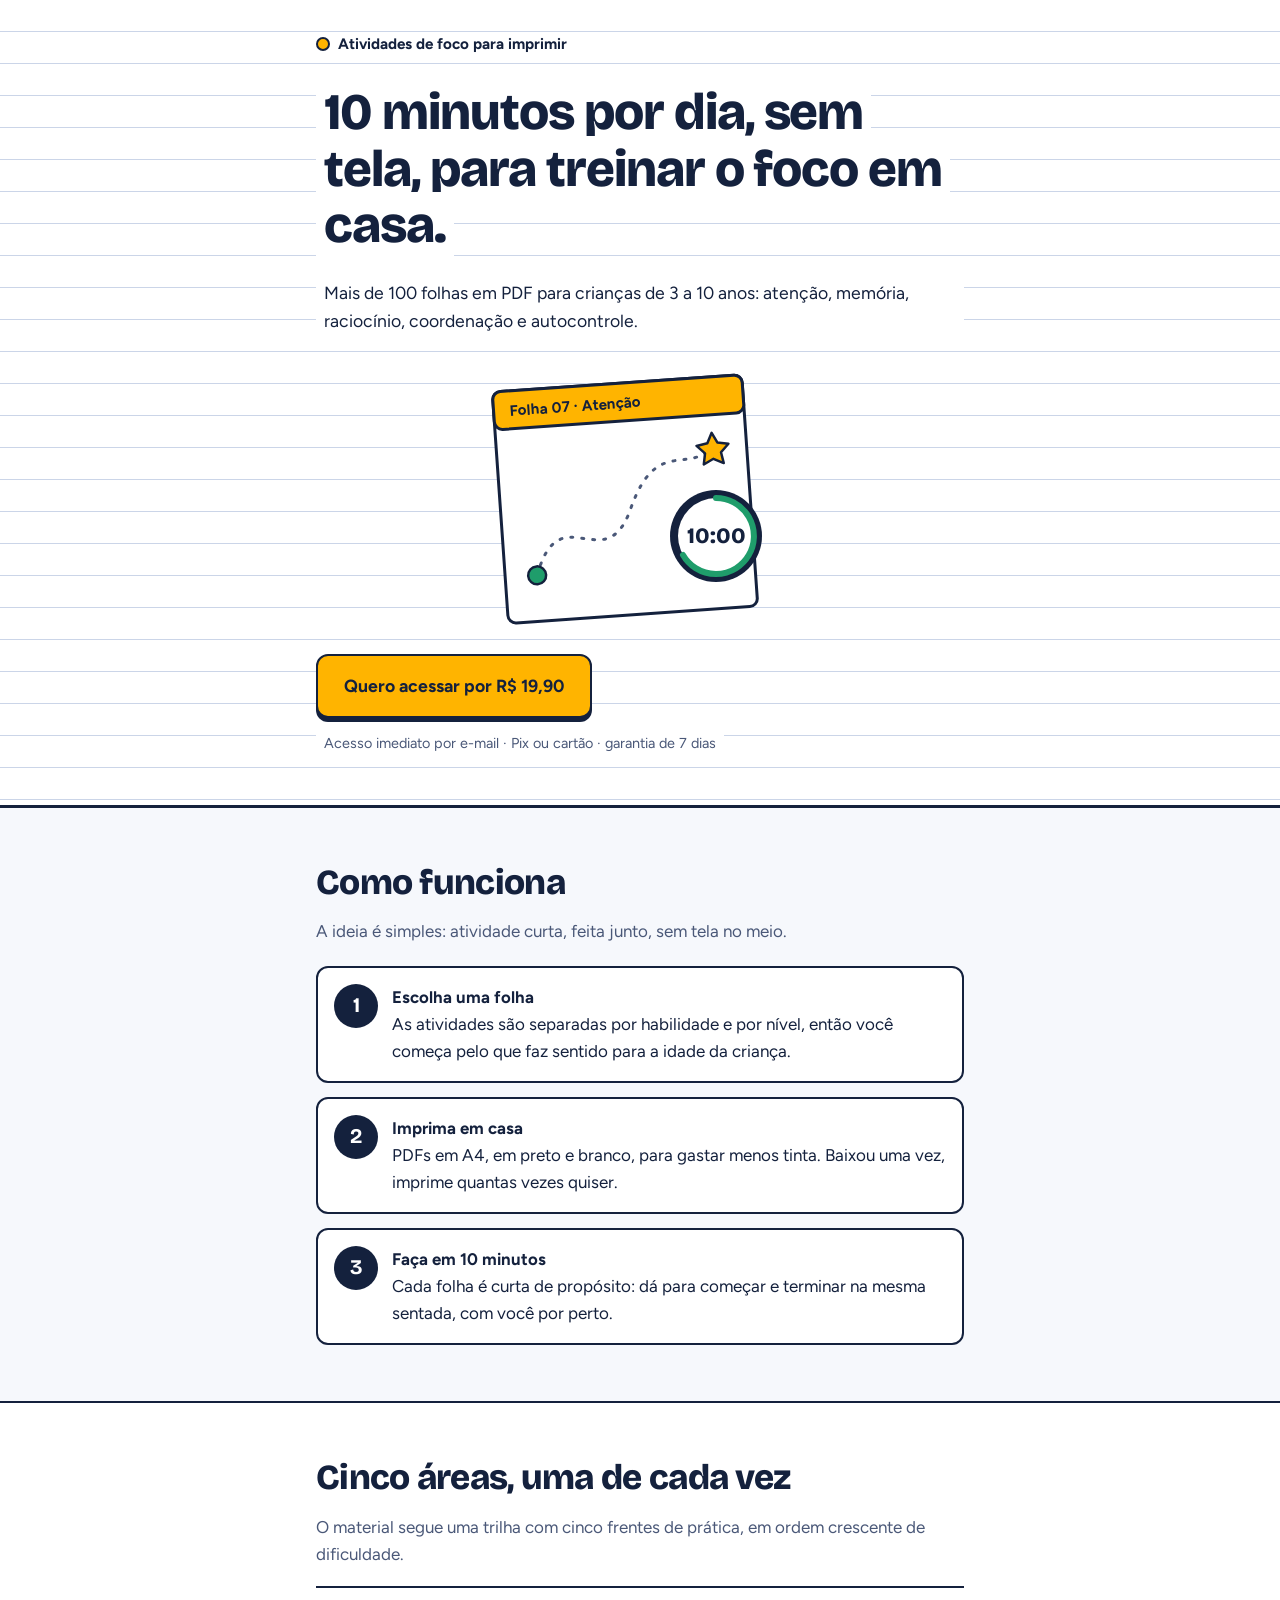
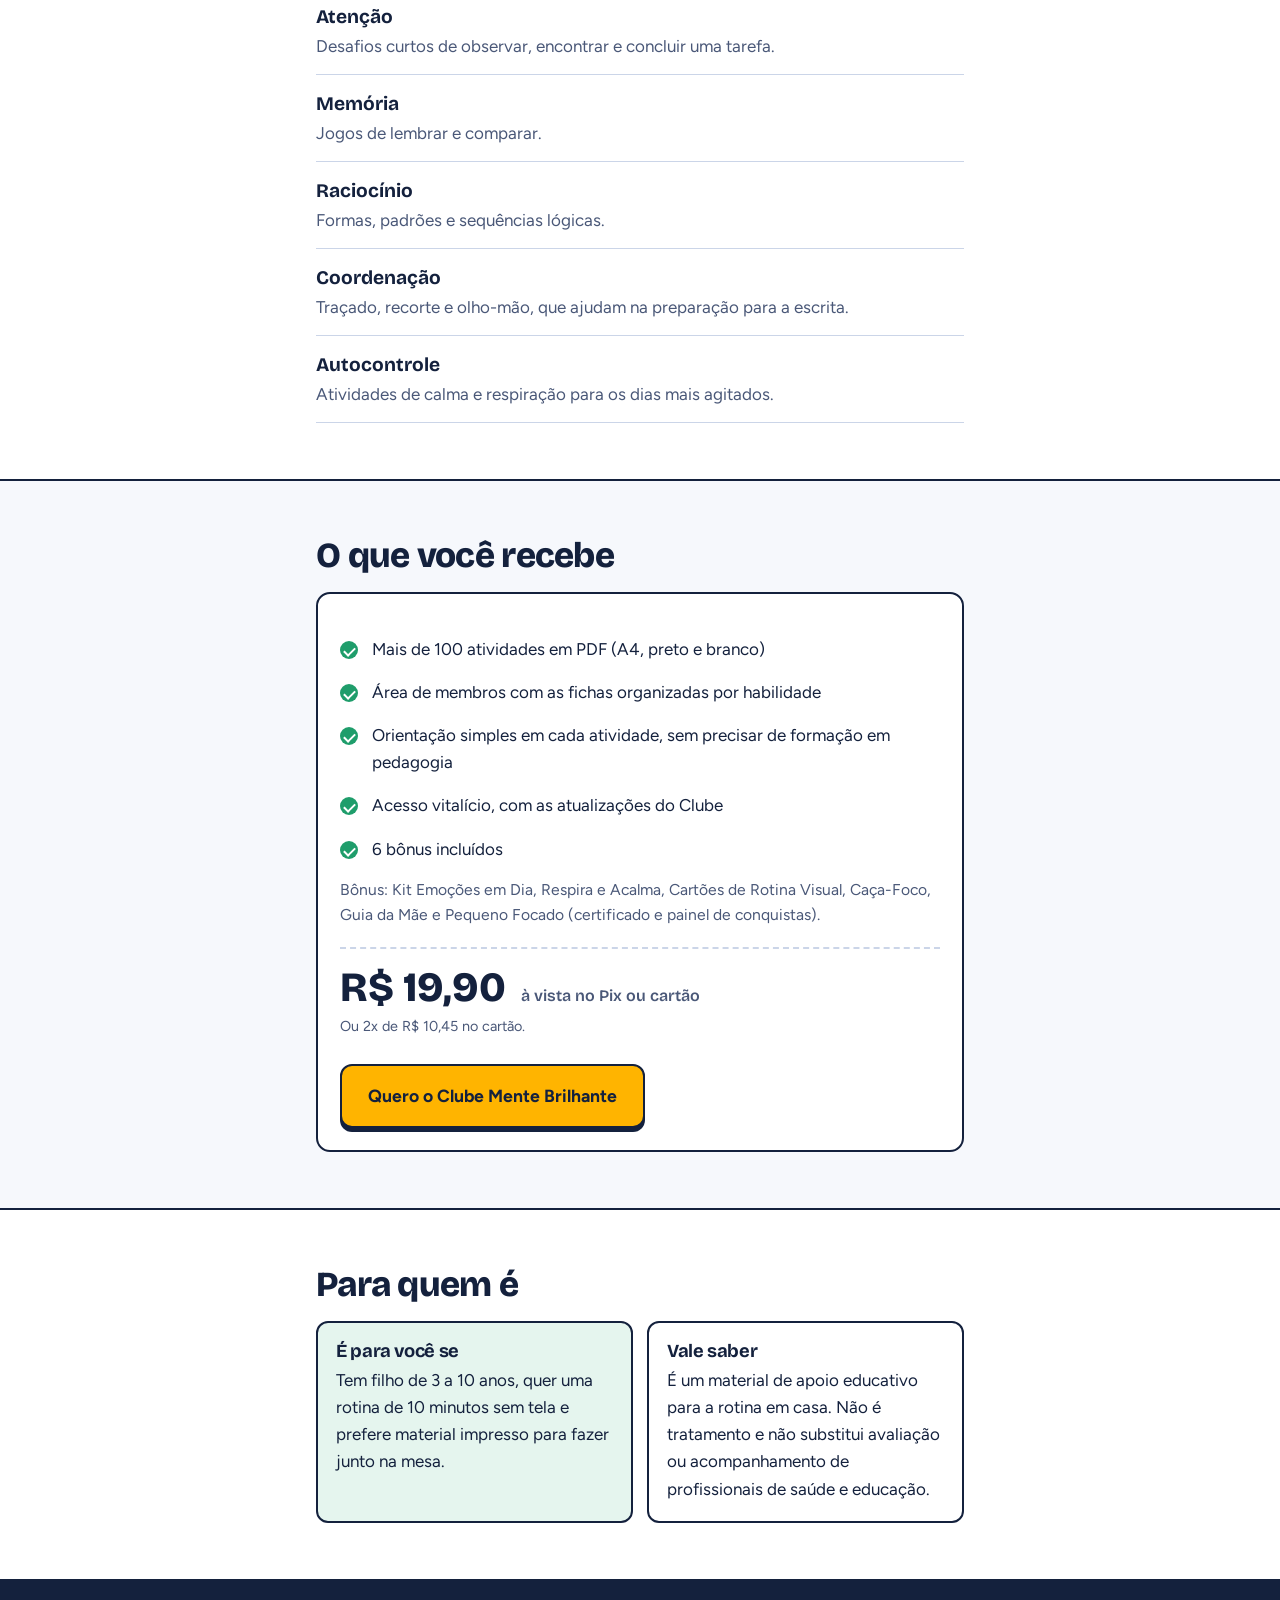
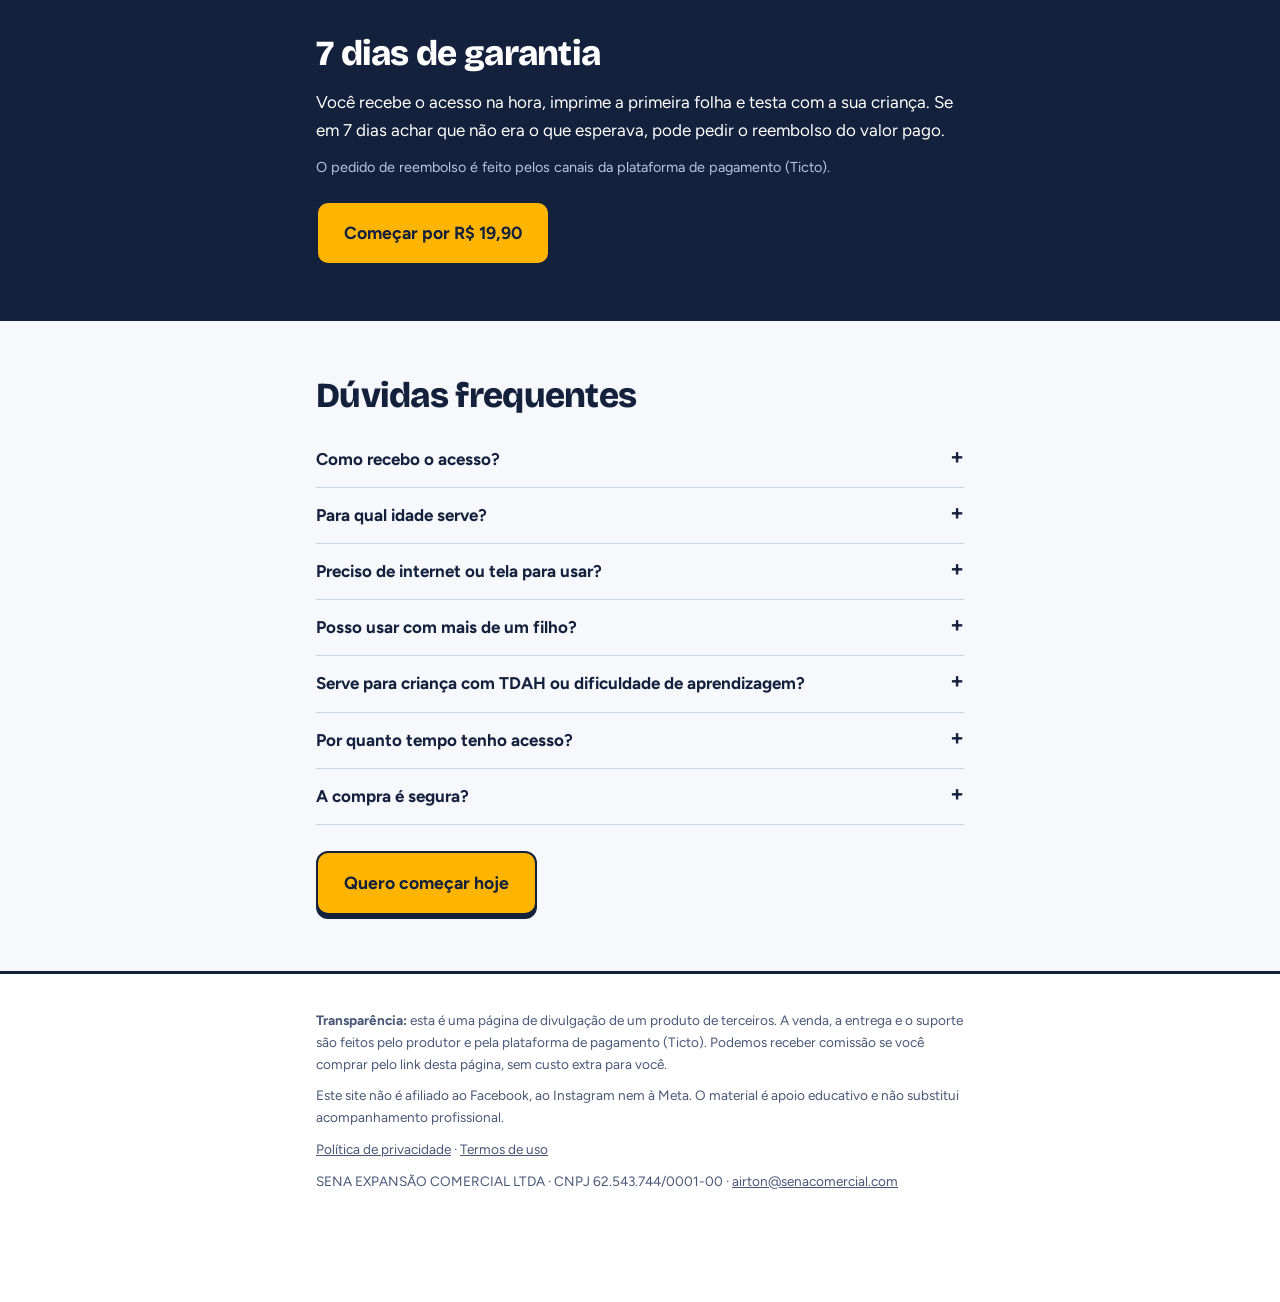
<file: lps/mentebrilhante1/index.html>
<!doctype html>
<html lang="pt-BR">
<head>
<meta charset="utf-8">
<meta name="viewport" content="width=device-width, initial-scale=1">
<title>Atividades de foco para imprimir | 10 minutos por dia, sem tela</title>
<meta name="description" content="Mais de 100 atividades em PDF para imprimir e praticar atenção, memória, raciocínio, coordenação e autocontrole em 10 minutos por dia.">
<meta name="robots" content="noindex, nofollow">
<link rel="preconnect" href="https://fonts.googleapis.com">
<link rel="preconnect" href="https://fonts.gstatic.com" crossorigin>
<link href="https://fonts.googleapis.com/css2?family=Bricolage+Grotesque:opsz,wght@12..96,600;12..96,800&family=Figtree:wght@400;500;700&display=swap" rel="stylesheet">
<style>
  :root{
    --paper:#F6F8FC;
    --sheet:#FFFFFF;
    --ink:#14213D;
    --ink-soft:#4A5878;
    --rule:#CBD5E8;
    --pencil:#FFB400;
    --pencil-dark:#E09E00;
    --grass:#1F9D6B;
    --grass-bg:#E5F5EE;
  }
  *{box-sizing:border-box;margin:0;padding:0}
  html{scroll-behavior:smooth}
  body{font-family:'Figtree',system-ui,sans-serif;font-size:17px;line-height:1.6;color:var(--ink);background:var(--paper);-webkit-text-size-adjust:100%}
  h1,h2,h3{font-family:'Bricolage Grotesque',system-ui,sans-serif;line-height:1.1;letter-spacing:-0.02em}
  .wrap{max-width:680px;margin:0 auto;padding:0 16px}
  section{padding:56px 0}
  h2{font-size:clamp(1.65rem,5.5vw,2.2rem);font-weight:800;margin-bottom:16px}
  p+p{margin-top:12px}
  .muted{color:var(--ink-soft)}

  /* hero: caderno pautado */
  .hero{padding:32px 0 48px;background:
    repeating-linear-gradient(to bottom,transparent 0,transparent 31px,var(--rule) 31px,var(--rule) 32px),var(--sheet);
    border-bottom:3px solid var(--ink)}
  .hero .brand{font-weight:700;font-size:.95rem;margin-bottom:28px;display:flex;align-items:center;gap:8px}
  .hero .brand i{width:14px;height:14px;background:var(--pencil);border:2px solid var(--ink);border-radius:50%;display:inline-block}
  .hero h1{font-size:clamp(2.1rem,8vw,3.2rem);font-weight:800;background:var(--sheet);display:inline;padding:2px 8px;box-decoration-break:clone;-webkit-box-decoration-break:clone}
  .hero .lead{margin-top:22px;font-size:1.1rem;background:var(--sheet);display:inline-block;padding:4px 8px}
  .hero-art{margin:28px auto 8px;max-width:340px}
  .hero-art svg{width:100%;height:auto;display:block}

  .btn{display:inline-block;background:var(--pencil);color:var(--ink);font-weight:700;font-size:1.1rem;text-decoration:none;padding:16px 26px;border:2px solid var(--ink);border-radius:12px;box-shadow:0 4px 0 var(--ink);transition:transform .08s,box-shadow .08s}
  .btn:hover{background:var(--pencil-dark)}
  .btn:active{transform:translateY(3px);box-shadow:0 1px 0 var(--ink)}
  .btn:focus-visible,summary:focus-visible,a:focus-visible{outline:3px solid var(--grass);outline-offset:3px}
  .cta-block{margin-top:26px}
  .micro{font-size:.9rem;color:var(--ink-soft);margin-top:12px}
  .hero .micro{background:var(--sheet);display:inline-block;padding:2px 8px}

  /* passos: sequência real */
  .steps{list-style:none;display:grid;gap:14px;margin-top:20px}
  .steps li{display:grid;grid-template-columns:44px 1fr;gap:14px;align-items:start;background:var(--sheet);border:2px solid var(--ink);border-radius:12px;padding:16px}
  .steps b.n{width:44px;height:44px;border-radius:50%;background:var(--ink);color:#fff;display:grid;place-items:center;font-family:'Bricolage Grotesque',sans-serif;font-size:1.3rem}
  .steps strong{display:block;font-size:1.05rem}

  /* áreas */
  .areas{display:grid;gap:0;margin-top:18px;border-top:2px solid var(--ink)}
  .areas div{padding:14px 0;border-bottom:1px solid var(--rule)}
  .areas strong{font-family:'Bricolage Grotesque',sans-serif;font-size:1.2rem}
  .areas span{display:block;color:var(--ink-soft)}

  /* acesso */
  .box{background:var(--sheet);border:2px solid var(--ink);border-radius:14px;padding:22px}
  .check{list-style:none;margin-top:12px}
  .check li{padding:8px 0 8px 32px;position:relative}
  .check li::before{content:"";position:absolute;left:0;top:13px;width:18px;height:18px;border-radius:50%;background:var(--grass);}
  .check li::after{content:"";position:absolute;left:6px;top:17px;width:5px;height:9px;border:solid #fff;border-width:0 2px 2px 0;transform:rotate(45deg)}
  .price{margin-top:20px;padding-top:18px;border-top:2px dashed var(--rule)}
  .price .big{font-family:'Bricolage Grotesque',sans-serif;font-weight:800;font-size:2.6rem;line-height:1}
  .price .big small{font-size:1rem;font-weight:600;color:var(--ink-soft);margin-left:6px}

  .bonus{margin-top:6px;color:var(--ink-soft);font-size:.98rem}

  .fit{display:grid;gap:14px;margin-top:16px}
  .fit>div{padding:18px;border-radius:12px;border:2px solid var(--ink);background:var(--sheet)}
  .fit .ok{background:var(--grass-bg)}
  .fit h3{font-size:1.15rem;margin-bottom:6px}

  .garantia{background:var(--ink);color:#fff}
  .garantia h2{color:#fff}
  .garantia .btn{margin-top:22px}

  details{border-bottom:1px solid var(--rule);padding:14px 0}
  summary{font-weight:700;cursor:pointer;list-style:none;display:flex;justify-content:space-between;gap:12px}
  summary::-webkit-details-marker{display:none}
  summary::after{content:"+";font-size:1.4rem;line-height:1}
  details[open] summary::after{content:"–"}
  details p{margin-top:10px;color:var(--ink-soft)}

  footer{padding:36px 0 110px;font-size:.85rem;color:var(--ink-soft);border-top:3px solid var(--ink);background:var(--sheet)}
  footer a{color:var(--ink-soft)}
  footer p+p{margin-top:10px}

  /* barra fixa mobile */
  .sticky{position:fixed;left:0;right:0;bottom:0;z-index:10;background:var(--sheet);border-top:2px solid var(--ink);padding:10px 16px;display:flex;align-items:center;justify-content:space-between;gap:12px;transform:translateY(110%);transition:transform .25s}
  .sticky.on{transform:none}
  .sticky .btn{padding:12px 18px;font-size:1rem;box-shadow:0 3px 0 var(--ink);white-space:nowrap}
  .sticky span{font-weight:700;line-height:1.2}
  .sticky span small{display:block;font-weight:500;color:var(--ink-soft)}

  @media (min-width:720px){
    .fit{grid-template-columns:1fr 1fr}
    .sticky{display:none}
  }
  @media (prefers-reduced-motion:reduce){
    html{scroll-behavior:auto}
    .btn,.sticky{transition:none}
  }
</style>
</head>
<body>

<header class="hero">
  <div class="wrap">
    <div class="brand"><i></i> Atividades de foco para imprimir</div>

    <h1>10 minutos por dia, sem tela, para treinar o foco em casa.</h1>
    <p class="lead">Mais de 100 folhas em PDF para crianças de 3 a 10 anos: atenção, memória, raciocínio, coordenação e autocontrole.</p>

    <div class="hero-art" aria-hidden="true">
      <svg viewBox="0 0 340 260" xmlns="http://www.w3.org/2000/svg">
        <g transform="rotate(-4 170 130)">
          <rect x="30" y="14" width="250" height="232" rx="8" fill="#fff" stroke="#14213D" stroke-width="3"/>
          <rect x="30" y="14" width="250" height="38" rx="8" fill="#FFB400" stroke="#14213D" stroke-width="3"/>
          <text x="46" y="39" font-family="Figtree,sans-serif" font-weight="700" font-size="15" fill="#14213D">Folha 07 · Atenção</text>
          <path d="M62 200 C 90 120, 130 210, 160 140 S 220 110, 246 84" fill="none" stroke="#4A5878" stroke-width="3" stroke-dasharray="2 9" stroke-linecap="round"/>
          <circle cx="62" cy="200" r="9" fill="#1F9D6B" stroke="#14213D" stroke-width="2.5"/>
          <path d="M246 70 l5 10 11 2 -8 8 2 11 -10 -5 -10 5 2 -11 -8 -8 11 -2z" fill="#FFB400" stroke="#14213D" stroke-width="2.5" stroke-linejoin="round"/>
        </g>
        <g transform="translate(246 168)">
          <circle r="46" fill="#14213D"/>
          <circle r="38" fill="#fff"/>
          <path d="M0 -38 A38 38 0 1 1 -33 19" fill="none" stroke="#1F9D6B" stroke-width="6" stroke-linecap="round"/>
          <text y="7" text-anchor="middle" font-family="Bricolage Grotesque,sans-serif" font-weight="800" font-size="22" fill="#14213D">10:00</text>
        </g>
      </svg>
    </div>

    <div class="cta-block">
      <a class="btn" href="#" data-cta="hero">Quero acessar por R$ 19,90</a>
      <p class="micro">Acesso imediato por e-mail · Pix ou cartão · garantia de 7 dias</p>
    </div>
  </div>
</header>

<main>

<section>
  <div class="wrap">
    <h2>Como funciona</h2>
    <p class="muted">A ideia é simples: atividade curta, feita junto, sem tela no meio.</p>
    <ol class="steps">
      <li><b class="n">1</b><div><strong>Escolha uma folha</strong>As atividades são separadas por habilidade e por nível, então você começa pelo que faz sentido para a idade da criança.</div></li>
      <li><b class="n">2</b><div><strong>Imprima em casa</strong>PDFs em A4, em preto e branco, para gastar menos tinta. Baixou uma vez, imprime quantas vezes quiser.</div></li>
      <li><b class="n">3</b><div><strong>Faça em 10 minutos</strong>Cada folha é curta de propósito: dá para começar e terminar na mesma sentada, com você por perto.</div></li>
    </ol>
  </div>
</section>

<section style="background:var(--sheet);border-top:2px solid var(--ink);border-bottom:2px solid var(--ink)">
  <div class="wrap">
    <h2>Cinco áreas, uma de cada vez</h2>
    <p class="muted">O material segue uma trilha com cinco frentes de prática, em ordem crescente de dificuldade.</p>
    <div class="areas">
      <div><strong>Atenção</strong><span>Desafios curtos de observar, encontrar e concluir uma tarefa.</span></div>
      <div><strong>Memória</strong><span>Jogos de lembrar e comparar.</span></div>
      <div><strong>Raciocínio</strong><span>Formas, padrões e sequências lógicas.</span></div>
      <div><strong>Coordenação</strong><span>Traçado, recorte e olho-mão, que ajudam na preparação para a escrita.</span></div>
      <div><strong>Autocontrole</strong><span>Atividades de calma e respiração para os dias mais agitados.</span></div>
    </div>
  </div>
</section>

<section>
  <div class="wrap">
    <h2>O que você recebe</h2>
    <div class="box">
      <ul class="check">
        <li>Mais de 100 atividades em PDF (A4, preto e branco)</li>
        <li>Área de membros com as fichas organizadas por habilidade</li>
        <li>Orientação simples em cada atividade, sem precisar de formação em pedagogia</li>
        <li>Acesso vitalício, com as atualizações do Clube</li>
        <li>6 bônus incluídos</li>
      </ul>
      <p class="bonus">Bônus: Kit Emoções em Dia, Respira e Acalma, Cartões de Rotina Visual, Caça-Foco, Guia da Mãe e Pequeno Focado (certificado e painel de conquistas).</p>

      <div class="price">
        <div class="big">R$ 19,90 <small>à vista no Pix ou cartão</small></div>
        <p class="micro" style="margin-top:6px">Ou 2x de R$ 10,45 no cartão.</p>
        <div class="cta-block"><a class="btn" href="#" data-cta="oferta">Quero o Clube Mente Brilhante</a></div>
      </div>
    </div>
  </div>
</section>

<!-- DEPOIMENTOS: só adicione relatos reais, com autorização de quem escreveu.
     Não invente nomes, cidades ou resultados. -->

<section style="background:var(--sheet);border-top:2px solid var(--ink)">
  <div class="wrap">
    <h2>Para quem é</h2>
    <div class="fit">
      <div class="ok">
        <h3>É para você se</h3>
        <p>Tem filho de 3 a 10 anos, quer uma rotina de 10 minutos sem tela e prefere material impresso para fazer junto na mesa.</p>
      </div>
      <div>
        <h3>Vale saber</h3>
        <p>É um material de apoio educativo para a rotina em casa. Não é tratamento e não substitui avaliação ou acompanhamento de profissionais de saúde e educação.</p>
      </div>
    </div>
  </div>
</section>

<section class="garantia">
  <div class="wrap">
    <h2>7 dias de garantia</h2>
    <p>Você recebe o acesso na hora, imprime a primeira folha e testa com a sua criança. Se em 7 dias achar que não era o que esperava, pode pedir o reembolso do valor pago.</p>
    <p class="micro" style="color:#B9C4DD">O pedido de reembolso é feito pelos canais da plataforma de pagamento (Ticto).</p>
    <a class="btn" href="#" data-cta="garantia">Começar por R$ 19,90</a>
  </div>
</section>

<section>
  <div class="wrap">
    <h2>Dúvidas frequentes</h2>
    <details><summary>Como recebo o acesso?</summary><p>Assim que o pagamento for confirmado, o link de acesso chega no e-mail cadastrado na compra.</p></details>
    <details><summary>Para qual idade serve?</summary><p>De 3 a 10 anos. As atividades vêm em ordem de dificuldade, então você escolhe pelo nível da criança.</p></details>
    <details><summary>Preciso de internet ou tela para usar?</summary><p>Você baixa os PDFs e imprime. As atividades em si são feitas no papel, sem tela.</p></details>
    <details><summary>Posso usar com mais de um filho?</summary><p>Pode. Dá para imprimir quantas vezes precisar para uso dentro de casa.</p></details>
    <details><summary>Serve para criança com TDAH ou dificuldade de aprendizagem?</summary><p>As atividades praticam atenção, memória e autocontrole, mas são apoio para a rotina e não substituem acompanhamento profissional. Se tiver dúvida sobre o desenvolvimento da sua criança, converse com o pediatra ou com um profissional da área.</p></details>
    <details><summary>Por quanto tempo tenho acesso?</summary><p>O acesso é vitalício, conforme a oferta.</p></details>
    <details><summary>A compra é segura?</summary><p>O pagamento é processado pela Ticto, por Pix ou cartão.</p></details>
    <div class="cta-block"><a class="btn" href="#" data-cta="faq">Quero começar hoje</a></div>
  </div>
</section>

</main>

<footer>
  <div class="wrap">
    <p><strong>Transparência:</strong> esta é uma página de divulgação de um produto de terceiros. A venda, a entrega e o suporte são feitos pelo produtor e pela plataforma de pagamento (Ticto). Podemos receber comissão se você comprar pelo link desta página, sem custo extra para você.</p>
    <p>Este site não é afiliado ao Facebook, ao Instagram nem à Meta. O material é apoio educativo e não substitui acompanhamento profissional.</p>
    <p><a href="/politica-de-privacidade">Política de privacidade</a> · <a href="/termos-de-uso">Termos de uso</a></p>
    <p>SENA EXPANSÃO COMERCIAL LTDA · CNPJ 62.543.744/0001-00 · <a href="mailto:airton@senacomercial.com">airton@senacomercial.com</a></p>
  </div>
</footer>

<div class="sticky" id="sticky" aria-hidden="true">
  <span>R$ 19,90<small>acesso imediato</small></span>
  <a class="btn" href="#" data-cta="sticky" tabindex="-1">Quero acessar</a>
</div>

<script>
/* ============ CONFIG: edite só aqui ============ */
const CONFIG = {
  // Ideal: link de checkout direto do afiliado (pegue no painel da Ticto).
  // O link abaixo é o ticto.link, que leva ao site do produtor antes do checkout.
  AFFILIATE_URL: "https://payment.ticto.app/O9AF660C8?pid=AFB7E55E7B",
  PIXEL_ID: "SEU_PIXEL_ID"   // troque pelo ID do pixel do Meta
};
/* ================================================ */

(function () {
  // repassa utm_* (e só isso) para o link de afiliado
  function buildUrl() {
    var url = new URL(CONFIG.AFFILIATE_URL);
    var here = new URLSearchParams(window.location.search);
    here.forEach(function (v, k) { if (k.indexOf("utm_") === 0) url.searchParams.set(k, v); });
    return url.toString();
  }
  var href = buildUrl();
  var ctas = document.querySelectorAll("[data-cta]");
  ctas.forEach(function (a) {
    a.setAttribute("href", href);
    a.setAttribute("rel", "noopener");
    a.addEventListener("click", function () {
      if (window.fbq) {
        fbq("track", "InitiateCheckout", { content_name: "clube-mente-brilhante", value: 19.9, currency: "BRL" });
        fbq("trackCustom", "CTAClick", { position: a.getAttribute("data-cta") });
      }
    });
  });

  // Meta Pixel (só carrega com ID válido)
  if (/^\d{8,20}$/.test(CONFIG.PIXEL_ID)) {
    !function(f,b,e,v,n,t,s){if(f.fbq)return;n=f.fbq=function(){n.callMethod?n.callMethod.apply(n,arguments):n.queue.push(arguments)};if(!f._fbq)f._fbq=n;n.push=n;n.loaded=!0;n.version='2.0';n.queue=[];t=b.createElement(e);t.async=!0;t.src=v;s=b.getElementsByTagName(e)[0];s.parentNode.insertBefore(t,s)}(window,document,'script','https://connect.facebook.net/en_US/fbevents.js');
    fbq("init", CONFIG.PIXEL_ID);
    fbq("track", "PageView");
    fbq("track", "ViewContent", { content_name: "clube-mente-brilhante", content_type: "product" });
  }

  // barra fixa aparece depois do hero
  var sticky = document.getElementById("sticky");
  var hero = document.querySelector(".hero");
  function onScroll() {
    var on = window.scrollY > hero.offsetHeight - 80;
    sticky.classList.toggle("on", on);
    sticky.setAttribute("aria-hidden", on ? "false" : "true");
    sticky.querySelector("a").tabIndex = on ? 0 : -1;
  }
  window.addEventListener("scroll", onScroll, { passive: true });
  onScroll();
})();
</script>
</body>
</html>
</file>
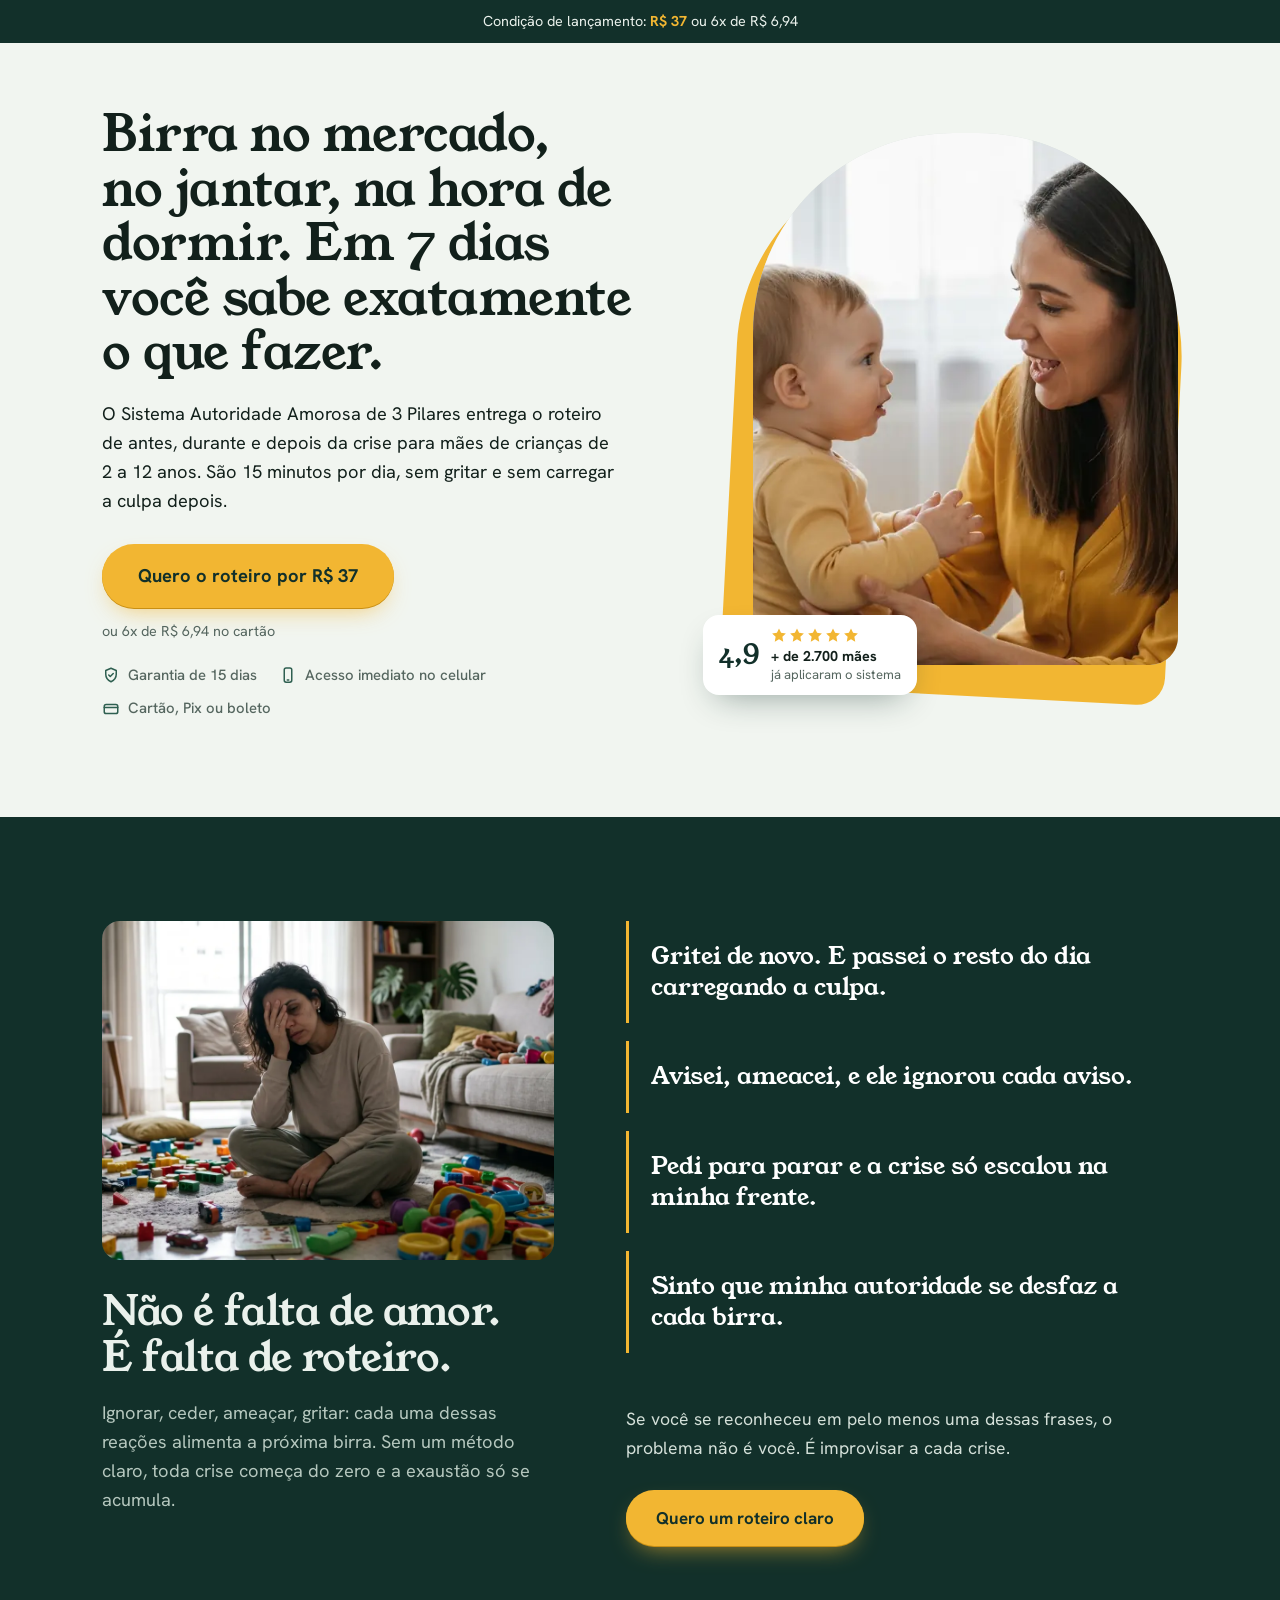
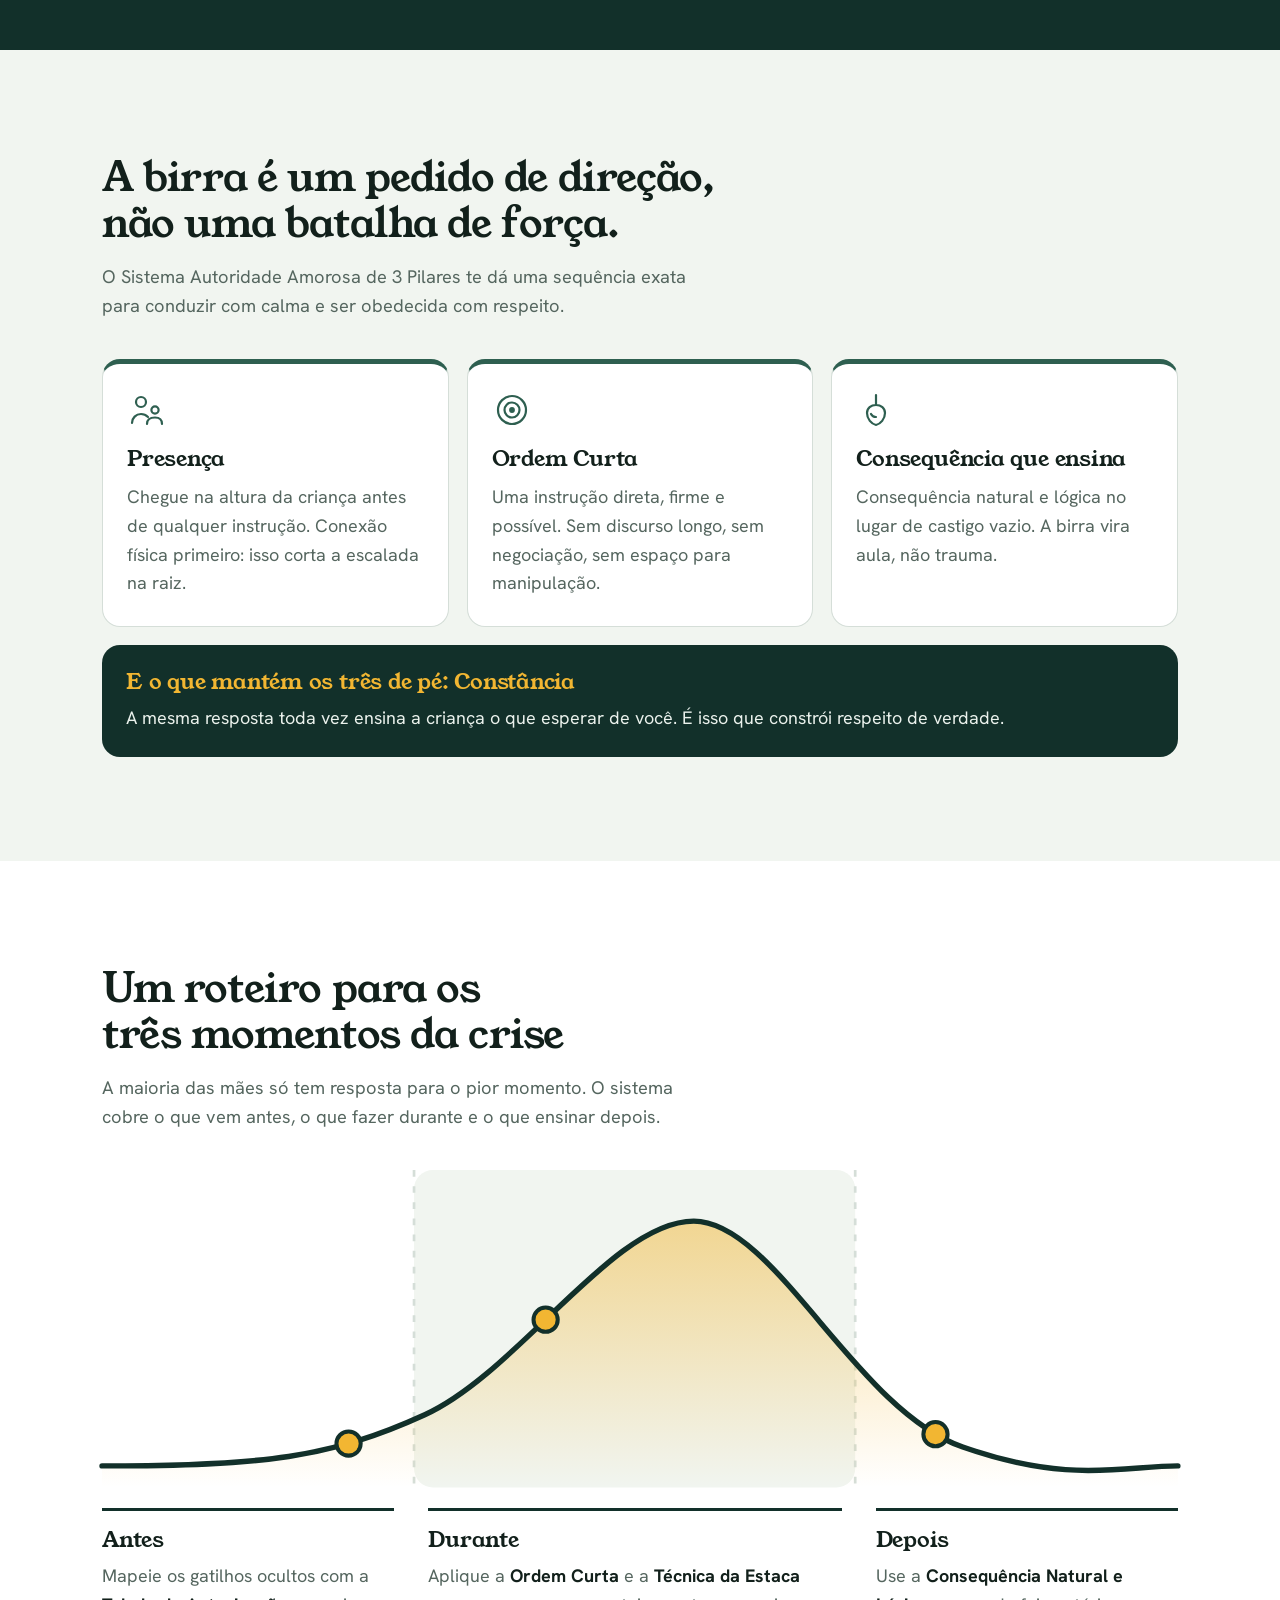
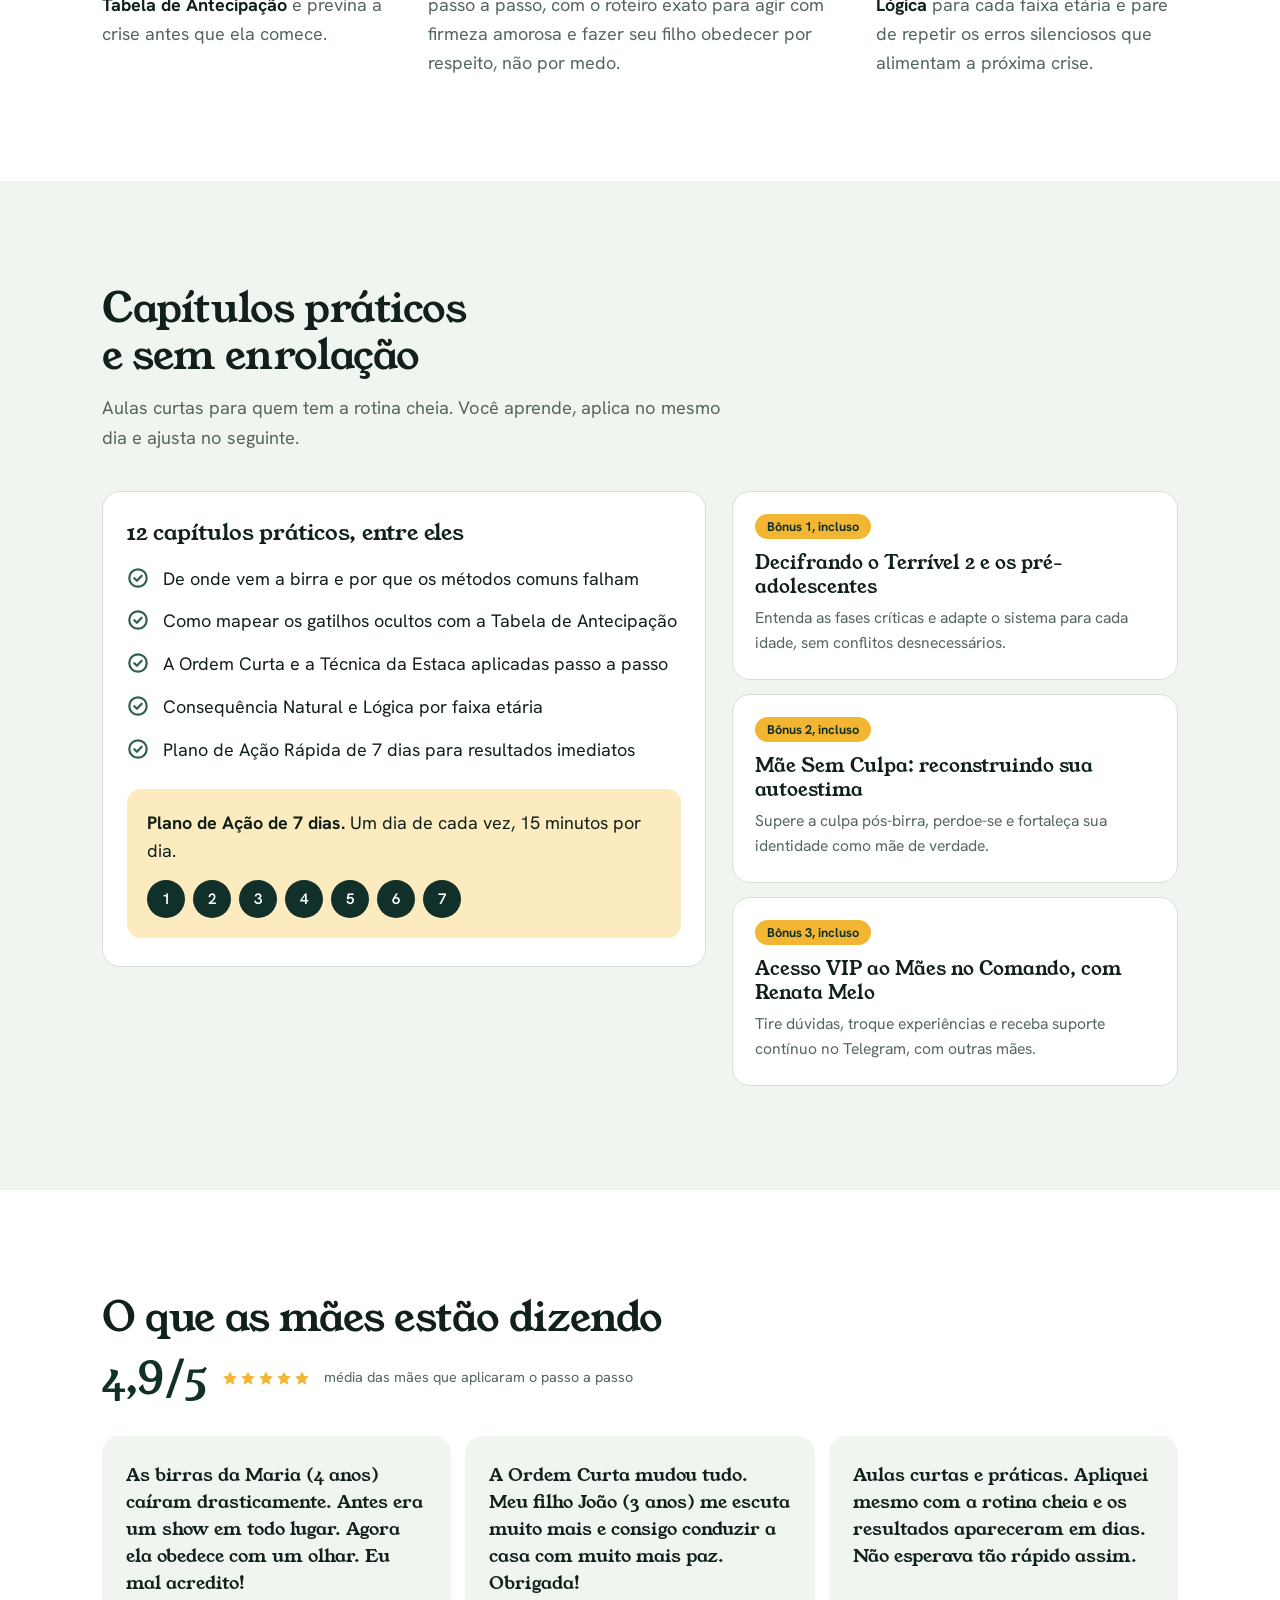
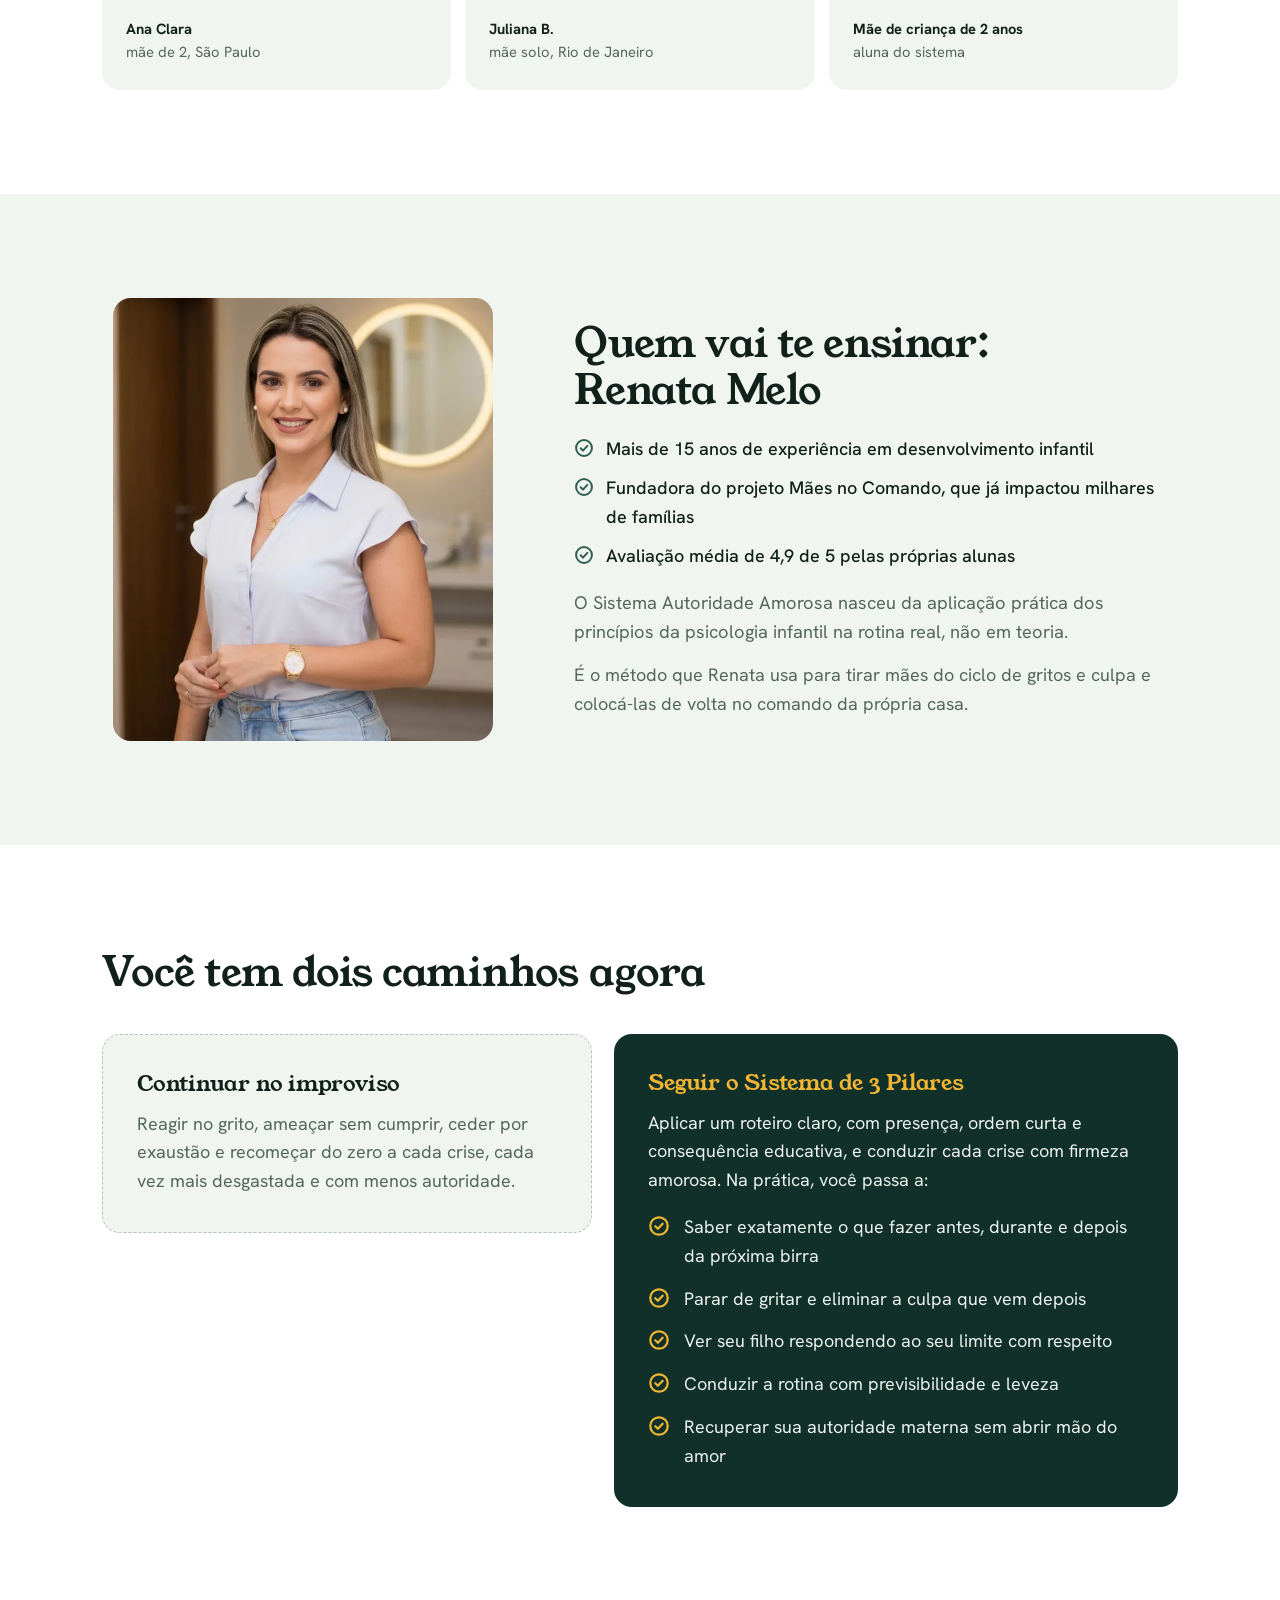
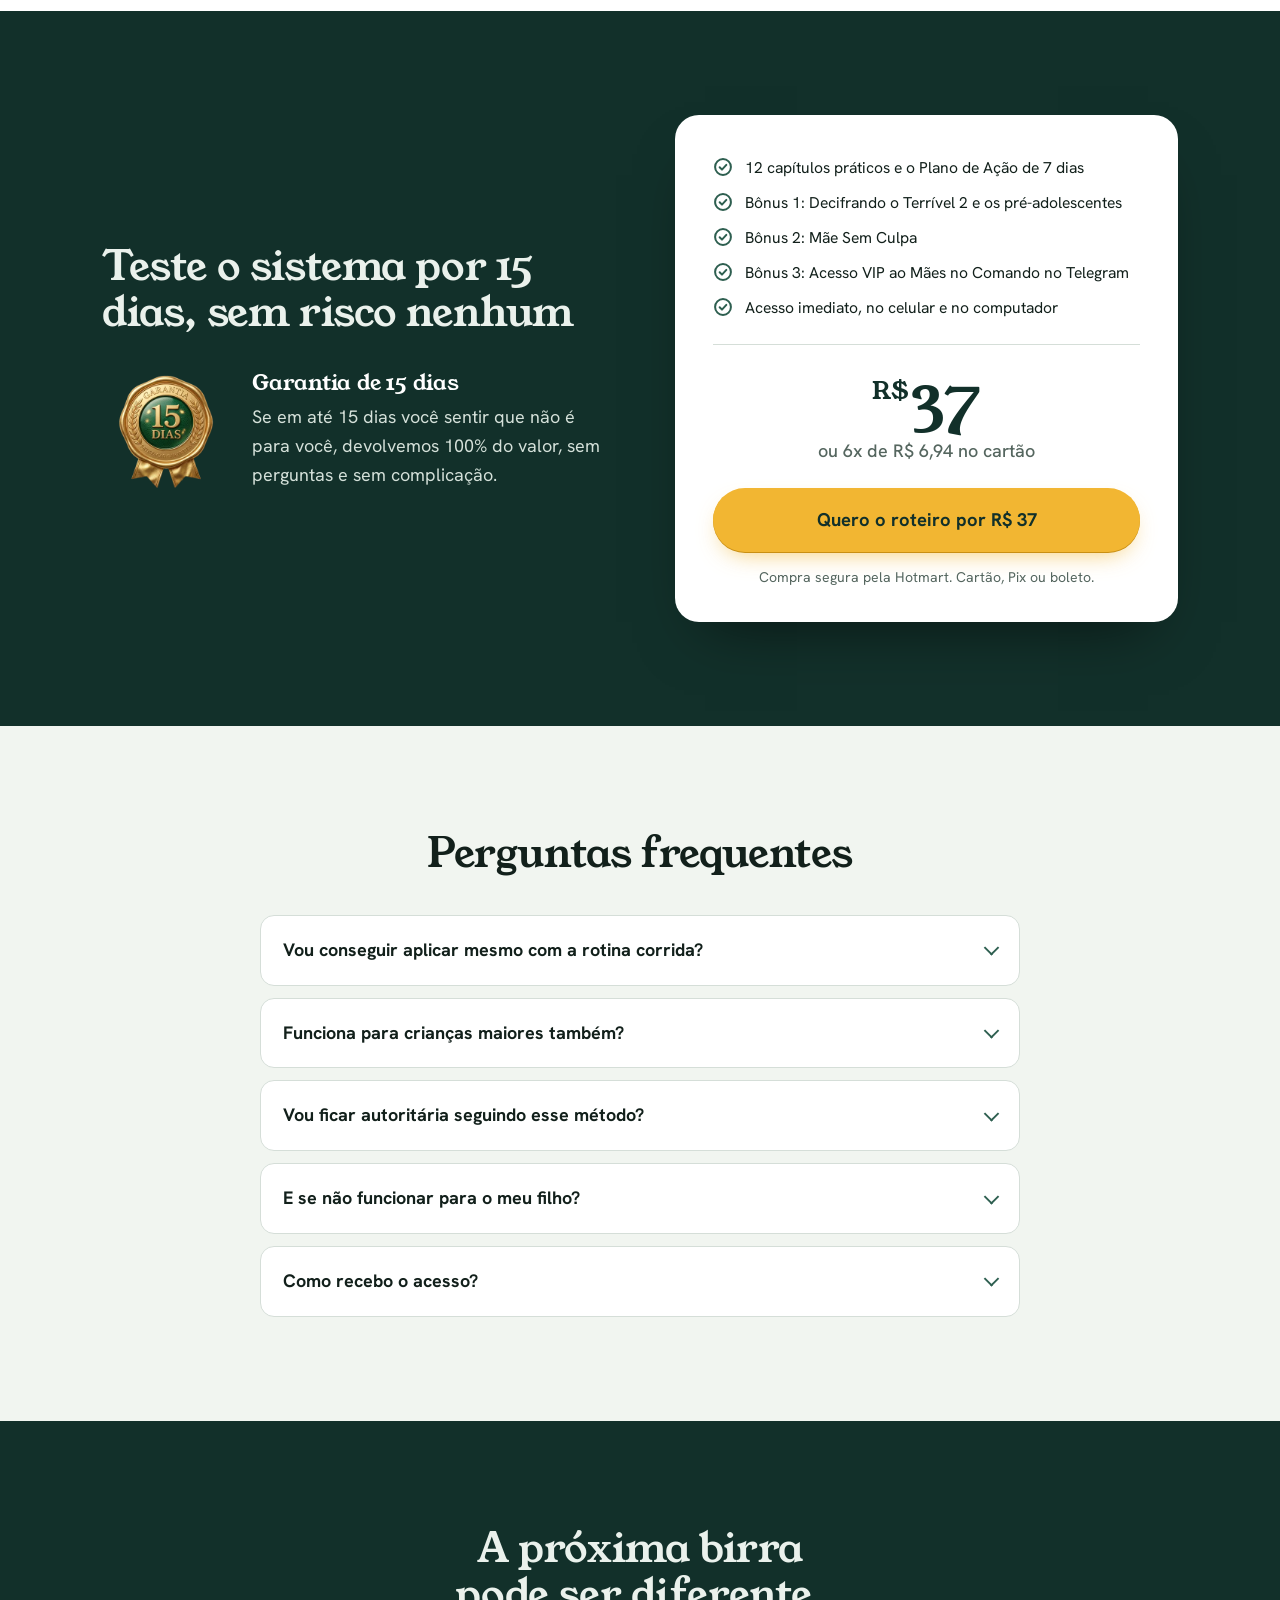
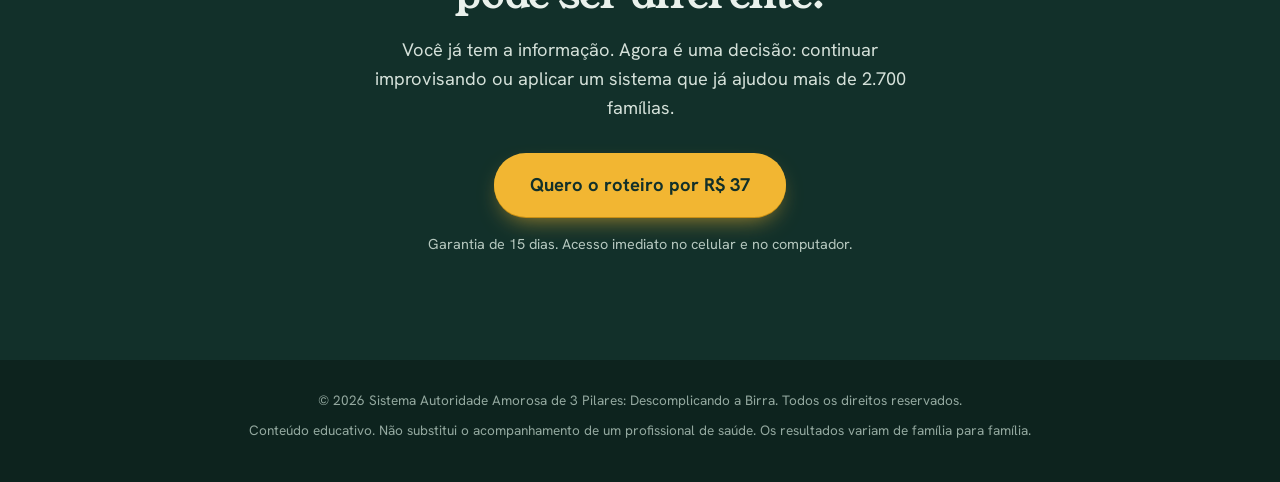
<file: antibirras/br/lp-02/index.html>
<!DOCTYPE html>
<html lang="pt-BR">
<head>
<meta charset="utf-8">
<meta name="viewport" content="width=device-width, initial-scale=1, viewport-fit=cover">
<title>Acabe com as birras: Sistema Autoridade Amorosa de 3 Pilares</title>
<meta name="description" content="Roteiro prático de antes, durante e depois da crise para mães de crianças de 2 a 12 anos. 15 minutos por dia, sem gritar e sem culpa. Garantia de 15 dias.">
<meta name="theme-color" content="#12302A">
<meta name="robots" content="noindex, nofollow">
<meta property="og:type" content="website">
<meta property="og:title" content="Birra no mercado, no jantar, na hora de dormir. Em 7 dias você sabe o que fazer.">
<meta property="og:description" content="Sistema Autoridade Amorosa de 3 Pilares: o roteiro de firmeza amorosa para mães de crianças de 2 a 12 anos.">
<link rel="icon" href="data:image/svg+xml,%3Csvg xmlns='http://www.w3.org/2000/svg' viewBox='0 0 64 64'%3E%3Ccircle cx='32' cy='32' r='32' fill='%2312302A'/%3E%3Cpath d='M18 36c0-10 8-16 18-16 0 10-6 18-16 18z' fill='%23F2B632'/%3E%3C/svg%3E">
<link rel="preconnect" href="https://fonts.googleapis.com">
<link rel="preconnect" href="https://fonts.gstatic.com" crossorigin>
<link href="https://fonts.googleapis.com/css2?family=Hanken+Grotesk:wght@400;500;600;700&family=Young+Serif&display=swap" rel="stylesheet">

<style>
:root{
  --pinho:#12302A;
  --pinho-fundo:#0D231E;
  --folha:#2E5F50;
  --mostarda:#F2B632;
  --mostarda-claro:#FBEBBE;
  --nevoa:#F1F5F0;
  --branco:#FFFFFF;
  --tinta:#12201B;
  --suave:#55665F;
  --linha:#D5DED8;
  --raio:18px;
  --serif:"Young Serif", Georgia, "Times New Roman", serif;
  --sans:"Hanken Grotesk", system-ui, -apple-system, "Segoe UI", Roboto, sans-serif;
}
*,*::before,*::after{box-sizing:border-box}
html{scroll-behavior:smooth;-webkit-text-size-adjust:100%}
body{margin:0;font-family:var(--sans);font-size:17px;line-height:1.6;color:var(--tinta);background:var(--nevoa);-webkit-font-smoothing:antialiased;padding-bottom:84px}
img,svg{display:block;max-width:100%}
h1,h2,h3,p,ul,ol,figure,blockquote{margin:0}
ul,ol{padding:0;list-style:none}
a{color:inherit}
:focus-visible{outline:3px solid var(--mostarda);outline-offset:3px;border-radius:6px}
.on-light :focus-visible{outline-color:var(--folha)}

/* ---------- layout ---------- */
.wrap{width:100%;max-width:1120px;margin:0 auto;padding:0 22px}
.sec{padding:68px 0}
.sec--claro{background:var(--nevoa)}
.sec--branco{background:var(--branco)}
.sec--escuro{background:var(--pinho);color:#EAF1EC}
.sec--escuro .suave{color:#B5C7BE}
.suave{color:var(--suave)}
.measure{max-width:62ch}
.center{text-align:center;margin-left:auto;margin-right:auto}

/* ---------- type ---------- */
.h1,.h2,.h3,.price{font-family:var(--serif);font-weight:400;letter-spacing:-.01em}
.h1{font-size:clamp(1.95rem,6.2vw,3.1rem);line-height:1.1;text-wrap:balance}
.h2{font-size:clamp(1.65rem,4.6vw,2.55rem);line-height:1.14;text-wrap:balance}
.h3{font-size:1.4rem;line-height:1.2}
.lead{font-size:1.14rem;line-height:1.6}
.sec__head{margin-bottom:38px}
.sec__head .lead{margin-top:16px}

/* ---------- buttons ---------- */
.btn{display:inline-flex;align-items:center;justify-content:center;gap:10px;min-height:56px;padding:15px 30px;border-radius:999px;background:var(--mostarda);color:var(--pinho);font:700 1.06rem/1.2 var(--sans);text-decoration:none;box-shadow:0 1px 0 #C98F13, 0 10px 24px -10px rgba(242,182,50,.75);transition:transform .15s ease, box-shadow .15s ease, background .15s ease}
.btn:hover{background:#F7C24D;transform:translateY(-1px)}
.btn:active{transform:translateY(1px);box-shadow:0 0 0 #C98F13}
.btn--block{display:flex;width:100%}
.btn--lg{min-height:64px;font-size:1.15rem;padding:18px 36px}
.micro{font-size:.9rem;color:var(--suave)}
.sec--escuro .micro{color:#B5C7BE}

/* ---------- top bar ---------- */
.topbar{background:var(--pinho);color:#EAF1EC;font-size:.9rem;text-align:center;padding:10px 16px}
.topbar strong{color:var(--mostarda);font-weight:700}

/* ---------- hero ---------- */
.hero{padding:34px 0 56px}
.hero__grid{display:grid;gap:0;align-items:center}
.hero__copy{display:contents}
.hero__copy .h1{order:1}
.hero__media{order:2}
.hero__copy .lead{order:3}
.hero__copy .hero__cta{order:4}
.hero__copy .hero__trust{order:5}
.hero__copy .lead{margin-top:20px;max-width:52ch}
.hero__cta{margin-top:28px}
.hero__trust{display:flex;flex-wrap:wrap;gap:10px 22px;margin-top:20px}
.hero__trust li{display:flex;align-items:center;gap:8px;font-size:.93rem;color:var(--suave);font-weight:500}
.hero__trust svg{width:18px;height:18px;color:var(--folha);flex:none}
.hero__media{position:relative;max-width:460px;width:100%;margin:26px auto 4px;padding:0 0 22px 12px}
.hero__media::before{content:"";position:absolute;inset:22px 0 0 0;border-radius:200px 200px 28px 28px;background:var(--mostarda);transform:rotate(3deg)}
.hero__photo{position:relative;width:100%;height:auto;aspect-ratio:4/5;object-fit:cover;object-position:50% 40%;border-radius:200px 200px 28px 28px;background:var(--linha)}
.chip{position:absolute;display:flex;align-items:center;gap:12px;background:var(--branco);border-radius:16px;padding:12px 16px;box-shadow:0 14px 34px -14px rgba(18,48,42,.45)}
.chip--prova{left:-4px;bottom:0}
.chip__nota{font:400 1.7rem/1 var(--serif);color:var(--pinho)}
.chip__txt{font-size:.82rem;line-height:1.3;color:var(--suave)}
.chip__txt b{display:block;color:var(--tinta);font-size:.9rem}
.chip--frase{right:-6px;top:46px;max-width:190px;display:block;background:var(--pinho);color:#EAF1EC;font-size:.88rem;line-height:1.35;padding:14px 16px}
.chip--frase b{display:block;color:var(--mostarda);font-weight:700;margin-bottom:2px}
.stars{display:inline-flex;gap:2px;color:var(--mostarda)}
.stars svg{width:16px;height:16px}

/* hero entrance: one orchestrated moment */
@media (prefers-reduced-motion:no-preference){
  .rise{opacity:0;transform:translateY(14px);animation:rise .7s cubic-bezier(.2,.7,.2,1) forwards}
  .rise:nth-child(2){animation-delay:.08s}
  .rise:nth-child(3){animation-delay:.16s}
  .rise:nth-child(4){animation-delay:.24s}
  .hero__media{opacity:0;animation:rise .9s .2s cubic-bezier(.2,.7,.2,1) forwards}
  @keyframes rise{to{opacity:1;transform:none}}
}

/* ---------- dor ---------- */
.dor__grid{display:grid;gap:36px}
.dor__lista{display:grid;gap:0}
.dor__titulo{position:static}
.dor__foto{margin:0 0 28px}
.dor__img{width:100%;height:auto;aspect-ratio:4/3;object-fit:cover;object-position:50% 40%;border-radius:var(--raio);background:#1d4238}
.dor__lista li{padding:20px 0 20px 22px;border-left:3px solid var(--mostarda);margin-bottom:18px;font:400 1.3rem/1.3 var(--serif);color:#fff}
.dor__fecha{margin-top:34px;font-size:1.1rem;color:#D4E0D9;max-width:56ch}

/* ---------- pilares ---------- */
.pilares{display:grid;gap:18px}
.pilar{background:var(--branco);border:1px solid var(--linha);border-top:5px solid var(--folha);border-radius:var(--raio);padding:26px 24px 28px}
.pilar svg{width:40px;height:40px;color:var(--folha);margin-bottom:16px}
.pilar p{margin-top:10px;color:var(--suave)}
.constancia{margin-top:18px;border-radius:var(--raio);background:var(--pinho);color:#EAF1EC;padding:24px;display:grid;gap:8px}
.constancia .h3{color:var(--mostarda)}

/* ---------- curva da crise ---------- */
.curva{margin-top:6px}
.curva svg{width:100%;height:auto;overflow:visible}
.curva__path{fill:none;stroke:var(--pinho);stroke-width:4;stroke-linecap:round}
.curva__area{fill:url(#grad);opacity:.9}
.curva__faixa{fill:var(--nevoa)}
.curva__div{stroke:var(--linha);stroke-width:2;stroke-dasharray:5 7}
.curva__ponto{fill:var(--mostarda);stroke:var(--pinho);stroke-width:3}
.curva__rot{font:600 15px var(--sans);fill:var(--suave)}
@media (prefers-reduced-motion:no-preference){
  .curva__path{stroke-dasharray:1;stroke-dashoffset:1;transition:stroke-dashoffset 2.4s cubic-bezier(.4,.1,.2,1)}
  .curva__area{opacity:0;transition:opacity 1.2s 1.4s ease}
  .curva__ponto{opacity:0;transition:opacity .5s ease}
  .curva.is-in .curva__path{stroke-dashoffset:0}
  .curva.is-in .curva__area{opacity:.9}
  .curva.is-in .curva__ponto{opacity:1}
  .curva.is-in .curva__ponto:nth-of-type(1){transition-delay:.5s}
  .curva.is-in .curva__ponto:nth-of-type(2){transition-delay:1.2s}
  .curva.is-in .curva__ponto:nth-of-type(3){transition-delay:2s}
}
.fases{display:grid;gap:26px;margin-top:26px}
.fase{padding-top:16px;border-top:3px solid var(--pinho)}
.fase .h3{margin-bottom:8px}
.fase p{color:var(--suave)}
.fase__termo{color:var(--tinta);font-weight:700}
.curva__legenda{display:none}

/* ---------- pacote ---------- */
.pacote{display:grid;gap:20px}
.card{background:var(--branco);border:1px solid var(--linha);border-radius:var(--raio);padding:28px 24px}
.checks{display:grid;gap:14px;margin-top:18px}
.checks li{display:grid;grid-template-columns:24px 1fr;gap:12px;align-items:start}
.checks svg{width:22px;height:22px;color:var(--folha);margin-top:2px}
.plano{margin-top:24px;padding:20px;border-radius:14px;background:var(--mostarda-claro)}
.plano b{font-weight:700}
.dias{display:flex;gap:8px;margin-top:14px;flex-wrap:wrap}
.dias span{display:grid;place-items:center;width:38px;height:38px;border-radius:50%;background:var(--pinho);color:#fff;font:600 .95rem var(--sans)}
.bonus{display:grid;gap:14px}
.bonus__item{display:grid;gap:6px;background:var(--branco);border:1px solid var(--linha);border-radius:var(--raio);padding:22px 22px 24px;position:relative}
.bonus__tag{display:inline-block;justify-self:start;font:700 .8rem var(--sans);color:var(--pinho);background:var(--mostarda);border-radius:999px;padding:4px 12px}
.bonus__item h3{font:400 1.2rem/1.25 var(--serif);margin-top:6px}
.bonus__item p{color:var(--suave);font-size:.98rem}

/* ---------- prova ---------- */
.nota{display:flex;align-items:center;gap:14px;flex-wrap:wrap;margin-top:16px}
.nota__n{font:400 2.6rem/1 var(--serif);color:var(--pinho)}
.depos{display:grid;grid-auto-flow:column;grid-auto-columns:84%;gap:14px;overflow-x:auto;scroll-snap-type:x mandatory;padding:4px 22px 18px;margin:0 -22px;scrollbar-width:none}
.depos::-webkit-scrollbar{display:none}
.depo{scroll-snap-align:center;display:flex;flex-direction:column;justify-content:space-between;gap:20px;background:var(--nevoa);border-radius:var(--raio);padding:26px 24px}
.depo blockquote{font:400 1.12rem/1.5 var(--serif)}
.depo footer{font-size:.92rem;color:var(--suave)}
.depo footer b{display:block;color:var(--tinta);font-weight:700}

/* ---------- autora ---------- */
.autora{display:grid;gap:30px;align-items:center}
.autora__foto{width:100%;height:auto;max-width:380px;aspect-ratio:6/7;object-fit:cover;object-position:50% 20%;border-radius:var(--raio);margin:0 auto;background:var(--linha)}
.autora__cred{display:grid;gap:10px;margin:22px 0 4px}
.autora__cred li{display:grid;grid-template-columns:22px 1fr;gap:10px;align-items:start;font-weight:500}
.autora__cred svg{width:20px;height:20px;color:var(--folha);margin-top:3px}
.autora p + p{margin-top:14px}

/* ---------- dois caminhos ---------- */
.caminhos{display:grid;gap:18px}
.caminho{border-radius:var(--raio);padding:28px 24px}
.caminho--velho{background:var(--nevoa);color:var(--suave);border:1px dashed #B6C3BC}
.caminho--novo{background:var(--pinho);color:#EAF1EC}
.caminho .h3{margin-bottom:12px}
.caminho--novo .h3{color:var(--mostarda)}
.caminho--velho .h3{color:var(--tinta)}
.caminho .checks li{grid-template-columns:24px 1fr}
.caminho--novo .checks svg{color:var(--mostarda)}

/* ---------- oferta ---------- */
.oferta{display:grid;gap:30px;align-items:center}
.oferta__card{background:var(--branco);color:var(--tinta);border-radius:24px;padding:32px 24px 28px;box-shadow:0 30px 60px -30px rgba(0,0,0,.6)}
.oferta__lista{display:grid;gap:10px;margin:0 0 24px;font-size:.98rem}
.oferta__lista li{display:grid;grid-template-columns:22px 1fr;gap:10px}
.oferta__lista svg{width:20px;height:20px;color:var(--folha);margin-top:2px}
.preco{border-top:1px solid var(--linha);padding-top:22px;margin-bottom:22px;text-align:center}
.price{display:block;font-size:4rem;line-height:1;color:var(--pinho)}
.price small{font-size:1.5rem;margin-right:4px;vertical-align:.9em}
.preco__parc{margin-top:6px;color:var(--suave);font-weight:500}
.oferta__pay{margin-top:14px;text-align:center;font-size:.88rem;color:var(--suave)}
.garantia{display:grid;grid-template-columns:128px 1fr;gap:22px;align-items:center}
.garantia img{width:128px;height:128px}
.garantia p{color:#D4E0D9}
.garantia .h3{color:#fff;margin-bottom:6px}

/* ---------- faq ---------- */
.faq{display:grid;gap:12px;max-width:760px;margin:0 auto}
.faq details{background:var(--branco);border:1px solid var(--linha);border-radius:14px;overflow:hidden}
.faq summary{list-style:none;cursor:pointer;padding:20px 54px 20px 22px;font-weight:700;position:relative;min-height:56px}
.faq summary::-webkit-details-marker{display:none}
.faq summary::after{content:"";position:absolute;right:22px;top:50%;width:11px;height:11px;border-right:2.5px solid var(--folha);border-bottom:2.5px solid var(--folha);transform:translateY(-70%) rotate(45deg);transition:transform .2s ease}
.faq details[open] summary::after{transform:translateY(-30%) rotate(-135deg)}
.faq details p{padding:0 22px 22px;color:var(--suave)}

/* ---------- final ---------- */
.final{text-align:center}
.final .h2{max-width:20ch;margin:0 auto}
.final .lead{margin:18px auto 30px;max-width:54ch;color:#D4E0D9}

/* ---------- footer ---------- */
.rodape{background:var(--pinho-fundo);color:#93A89F;font-size:.85rem;padding:30px 0 40px;text-align:center}
.rodape p + p{margin-top:8px}

/* ---------- sticky mobile cta ---------- */
.sticky{position:fixed;left:0;right:0;bottom:0;z-index:50;display:flex;align-items:center;justify-content:space-between;gap:14px;padding:10px 16px calc(10px + env(safe-area-inset-bottom));background:rgba(255,255,255,.96);backdrop-filter:blur(8px);border-top:1px solid var(--linha);transform:translateY(110%);transition:transform .3s ease}
.sticky.is-on{transform:none}
.sticky__p{line-height:1.2;font-size:.82rem;color:var(--suave)}
.sticky__p b{display:block;font:400 1.35rem var(--serif);color:var(--pinho)}
.sticky .btn{min-height:50px;padding:12px 22px;font-size:1rem}

/* ---------- desktop ---------- */
@media (min-width:860px){
  body{font-size:18px;padding-bottom:0}
  .sec{padding:104px 0}
  .hero{padding:64px 0 96px}
  .hero__grid{grid-template-columns:1.12fr .88fr;gap:64px}
  .hero__copy{display:block}
  .hero__media{padding:0 0 30px 20px;margin:0}
  .chip--frase{right:-30px}
  .chip--prova{left:-30px}
  .dor__grid{grid-template-columns:.9fr 1.1fr;gap:72px;align-items:start}
  .dor__titulo{position:sticky;top:48px}
  .dor__lista li{font-size:1.5rem}
  .pilares{grid-template-columns:repeat(3,1fr)}
  .fases{grid-template-columns:29fr 41fr 30fr;gap:34px;margin-top:10px}
  .pacote{grid-template-columns:1.15fr .85fr;gap:26px;align-items:start}
  .depos{grid-auto-flow:row;grid-template-columns:repeat(3,1fr);grid-auto-columns:unset;overflow:visible;padding:0;margin:0}
  .autora{grid-template-columns:.8fr 1.2fr;gap:70px}
  .caminhos{grid-template-columns:1fr 1.15fr;gap:22px;align-items:start}
  .caminho{padding:36px 34px}
  .oferta{grid-template-columns:1fr 1fr;gap:70px}
  .oferta__card{padding:40px 38px 34px}
  .sticky{display:none}
}
@media (max-width:859px){
  .hero__media{max-width:350px}
  .hero__photo{aspect-ratio:1/1}
  .hero__copy .lead{margin-top:14px}
}
@media (prefers-reduced-motion:reduce){
  html{scroll-behavior:auto}
  .btn,.faq summary::after,.sticky{transition:none}
}
</style>

<!-- Meta Pixel -->
<script>
!function(f,b,e,v,n,t,s){if(f.fbq)return;n=f.fbq=function(){n.callMethod?n.callMethod.apply(n,arguments):n.queue.push(arguments)};if(!f._fbq)f._fbq=n;n.push=n;n.loaded=!0;n.version='2.0';n.queue=[];t=b.createElement(e);t.async=!0;t.src=v;s=b.getElementsByTagName(e)[0];s.parentNode.insertBefore(t,s)}(window,document,'script','https://connect.facebook.net/en_US/fbevents.js');
fbq('init','1500638468627308');
fbq('track','PageView');
fbq('track','ViewContent',{content_name:'Sistema Autoridade Amorosa de 3 Pilares',content_type:'product',value:37,currency:'BRL'});
</script>
<noscript><img height="1" width="1" style="display:none" alt="" src="https://www.facebook.com/tr?id=1500638468627308&ev=PageView&noscript=1"></noscript>
<!-- End Meta Pixel -->
</head>

<body>

<div class="topbar" role="note">Condição de lançamento: <strong>R$ 37</strong> ou 6x de R$ 6,94</div>

<main>

<!-- ================= HERO ================= -->
<header class="hero sec--claro on-light">
  <div class="wrap hero__grid">
    <div class="hero__copy">
      <h1 class="h1 rise">Birra no mercado, no jantar, na hora de dormir. Em 7 dias você sabe exatamente o que fazer.</h1>
      <p class="lead rise">O Sistema Autoridade Amorosa de 3 Pilares entrega o roteiro de antes, durante e depois da crise para mães de crianças de 2 a 12 anos. São 15 minutos por dia, sem gritar e sem carregar a culpa depois.</p>
      <div class="hero__cta rise">
        <a class="btn btn--lg" data-cta href="https://pay.hotmart.com/S107169445M?bid=1786749735103" id="cta-hero">Quero o roteiro por R$ 37</a>
        <p class="micro" style="margin-top:12px">ou 6x de R$ 6,94 no cartão</p>
      </div>
      <ul class="hero__trust rise">
        <li><svg viewBox="0 0 24 24" fill="none" stroke="currentColor" stroke-width="2" stroke-linecap="round" stroke-linejoin="round" aria-hidden="true"><path d="M12 3l7 3v5c0 4.5-3 8.2-7 10-4-1.8-7-5.5-7-10V6l7-3z"/><path d="M9 12l2 2 4-4"/></svg>Garantia de 15 dias</li>
        <li><svg viewBox="0 0 24 24" fill="none" stroke="currentColor" stroke-width="2" stroke-linecap="round" stroke-linejoin="round" aria-hidden="true"><rect x="7" y="2.5" width="10" height="19" rx="2.5"/><path d="M11 18.5h2"/></svg>Acesso imediato no celular</li>
        <li><svg viewBox="0 0 24 24" fill="none" stroke="currentColor" stroke-width="2" stroke-linecap="round" stroke-linejoin="round" aria-hidden="true"><rect x="3" y="6" width="18" height="12" rx="2.5"/><path d="M3 10h18"/></svg>Cartão, Pix ou boleto</li>
      </ul>
    </div>

    <div class="hero__media">
      <img class="hero__photo" src="[data-uri]" width="960" height="672" alt="Mãe abaixada na altura do filho pequeno, conversando com calma e sorrindo" fetchpriority="high">
      <div class="chip chip--prova">
        <span class="chip__nota">4,9</span>
        <span class="chip__txt"><span class="stars" aria-hidden="true"><svg viewBox="0 0 20 20" fill="currentColor"><path d="M10 1.8l2.6 5.5 6 .8-4.400 4.200 1.100 6-5.300-2.900-5.300 2.900 1.100-6L1.400 8.100l6-.8z"/></svg><svg viewBox="0 0 20 20" fill="currentColor"><path d="M10 1.8l2.6 5.5 6 .8-4.400 4.200 1.100 6-5.300-2.900-5.300 2.900 1.100-6L1.400 8.100l6-.8z"/></svg><svg viewBox="0 0 20 20" fill="currentColor"><path d="M10 1.8l2.6 5.5 6 .8-4.400 4.200 1.100 6-5.300-2.900-5.300 2.900 1.100-6L1.400 8.100l6-.8z"/></svg><svg viewBox="0 0 20 20" fill="currentColor"><path d="M10 1.8l2.6 5.5 6 .8-4.400 4.200 1.100 6-5.300-2.900-5.300 2.900 1.100-6L1.400 8.100l6-.8z"/></svg><svg viewBox="0 0 20 20" fill="currentColor"><path d="M10 1.8l2.6 5.5 6 .8-4.400 4.200 1.100 6-5.300-2.900-5.300 2.900 1.100-6L1.400 8.100l6-.8z"/></svg></span><b>+ de 2.700 mães</b>já aplicaram o sistema</span>
      </div>
    </div>
  </div>
</header>

<!-- ================= DOR ================= -->
<section class="sec sec--escuro" aria-labelledby="t-dor">
  <div class="wrap dor__grid">
    <div class="dor__titulo">
      <figure class="dor__foto"><img class="dor__img" src="[data-uri]" width="1000" height="750" alt="Mãe sentada no chão da sala, exausta, com a mão no rosto, cercada de brinquedos espalhados"></figure>
      <h2 class="h2" id="t-dor">Não é falta de amor. É falta de roteiro.</h2>
      <p class="lead suave" style="margin-top:18px">Ignorar, ceder, ameaçar, gritar: cada uma dessas reações alimenta a próxima birra. Sem um método claro, toda crise começa do zero e a exaustão só se acumula.</p>
    </div>
    <div>
      <ul class="dor__lista">
        <li>Gritei de novo. E passei o resto do dia carregando a culpa.</li>
        <li>Avisei, ameacei, e ele ignorou cada aviso.</li>
        <li>Pedi para parar e a crise só escalou na minha frente.</li>
        <li>Sinto que minha autoridade se desfaz a cada birra.</li>
      </ul>
      <p class="dor__fecha">Se você se reconheceu em pelo menos uma dessas frases, o problema não é você. É improvisar a cada crise.</p>
      <p style="margin-top:28px"><a class="btn" data-cta href="https://pay.hotmart.com/S107169445M?bid=1786749735103">Quero um roteiro claro</a></p>
    </div>
  </div>
</section>

<!-- ================= MECANISMO ================= -->
<section class="sec sec--claro on-light" aria-labelledby="t-mec">
  <div class="wrap">
    <div class="sec__head measure">
      <h2 class="h2" id="t-mec">A birra é um pedido de direção, não uma batalha de força.</h2>
      <p class="lead suave">O Sistema Autoridade Amorosa de 3 Pilares te dá uma sequência exata para conduzir com calma e ser obedecida com respeito.</p>
    </div>

    <div class="pilares">
      <article class="pilar">
        <svg viewBox="0 0 40 40" fill="none" stroke="currentColor" stroke-width="2.2" stroke-linecap="round" stroke-linejoin="round" aria-hidden="true"><circle cx="14" cy="12" r="5"/><circle cx="28" cy="20" r="3.6"/><path d="M5 33c0-5 4-9 9-9 3 0 5 1 7 3M20 34c0-4 3-6.500 8-6.500s7 2.500 7 6.500"/></svg>
        <h3 class="h3">Presença</h3>
        <p>Chegue na altura da criança antes de qualquer instrução. Conexão física primeiro: isso corta a escalada na raiz.</p>
      </article>
      <article class="pilar">
        <svg viewBox="0 0 40 40" fill="none" stroke="currentColor" stroke-width="2.2" stroke-linecap="round" stroke-linejoin="round" aria-hidden="true"><circle cx="20" cy="20" r="14"/><circle cx="20" cy="20" r="7.500"/><circle cx="20" cy="20" r="1.800" fill="currentColor"/></svg>
        <h3 class="h3">Ordem Curta</h3>
        <p>Uma instrução direta, firme e possível. Sem discurso longo, sem negociação, sem espaço para manipulação.</p>
      </article>
      <article class="pilar">
        <svg viewBox="0 0 40 40" fill="none" stroke="currentColor" stroke-width="2.2" stroke-linecap="round" stroke-linejoin="round" aria-hidden="true"><path d="M20 5v10M20 15c-5 0-9 3-9 8 0 6 4.500 11 9 12 4.500-1 9-6 9-12 0-5-4-8-9-8z"/><path d="M15 24c1 2 3 3 5 3"/></svg>
        <h3 class="h3">Consequência que ensina</h3>
        <p>Consequência natural e lógica no lugar de castigo vazio. A birra vira aula, não trauma.</p>
      </article>
    </div>

    <div class="constancia">
      <h3 class="h3">E o que mantém os três de pé: Constância</h3>
      <p>A mesma resposta toda vez ensina a criança o que esperar de você. É isso que constrói respeito de verdade.</p>
    </div>
  </div>
</section>

<!-- ================= CURVA DA CRISE ================= -->
<section class="sec sec--branco on-light" aria-labelledby="t-curva">
  <div class="wrap">
    <div class="sec__head measure">
      <h2 class="h2" id="t-curva">Um roteiro para os três momentos da crise</h2>
      <p class="lead suave">A maioria das mães só tem resposta para o pior momento. O sistema cobre o que vem antes, o que fazer durante e o que ensinar depois.</p>
    </div>

    <figure class="curva" id="curva">
      <svg viewBox="0 0 800 244" role="img" aria-label="Ilustração de uma crise de birra: a intensidade sobe e desce, dividida em antes, durante e depois">
        <defs>
          <linearGradient id="grad" x1="0" y1="0" x2="0" y2="1">
            <stop offset="0" stop-color="#F2B632" stop-opacity=".55"/>
            <stop offset="1" stop-color="#F2B632" stop-opacity="0"/>
          </linearGradient>
        </defs>
        <rect class="curva__faixa" x="232" y="0" width="328" height="236" rx="14"/>
        <line class="curva__div" x1="232" y1="0" x2="232" y2="236"/>
        <line class="curva__div" x1="560" y1="0" x2="560" y2="236"/>
        <path class="curva__area" d="M0 220 C 120 220, 170 214, 240 182 S 380 38, 440 38 S 560 178, 640 206 S 760 220, 800 220 L800 236 L0 236Z"/>
        <path class="curva__path" pathLength="1" d="M0 220 C 120 220, 170 214, 240 182 S 380 38, 440 38 S 560 178, 640 206 S 760 220, 800 220"/>
        <circle class="curva__ponto" cx="150" cy="217" r="9"/>
        <circle class="curva__ponto" cx="330" cy="92" r="9"/>
        <circle class="curva__ponto" cx="650" cy="207" r="9"/>
      </svg>
    </figure>

    <div class="fases">
      <div class="fase">
        <h3 class="h3">Antes</h3>
        <p>Mapeie os gatilhos ocultos com a <span class="fase__termo">Tabela de Antecipação</span> e previna a crise antes que ela comece.</p>
      </div>
      <div class="fase">
        <h3 class="h3">Durante</h3>
        <p>Aplique a <span class="fase__termo">Ordem Curta</span> e a <span class="fase__termo">Técnica da Estaca</span> passo a passo, com o roteiro exato para agir com firmeza amorosa e fazer seu filho obedecer por respeito, não por medo.</p>
      </div>
      <div class="fase">
        <h3 class="h3">Depois</h3>
        <p>Use a <span class="fase__termo">Consequência Natural e Lógica</span> para cada faixa etária e pare de repetir os erros silenciosos que alimentam a próxima crise.</p>
      </div>
    </div>
  </div>
</section>

<!-- ================= O QUE VEM NO ACESSO ================= -->
<section class="sec sec--claro on-light" aria-labelledby="t-pacote">
  <div class="wrap">
    <div class="sec__head measure">
      <h2 class="h2" id="t-pacote">Capítulos práticos e sem enrolação</h2>
      <p class="lead suave">Aulas curtas para quem tem a rotina cheia. Você aprende, aplica no mesmo dia e ajusta no seguinte.</p>
    </div>

    <div class="pacote">
      <div class="card">
        <h3 class="h3">12 capítulos práticos, entre eles</h3>
        <ul class="checks">
          <li><svg viewBox="0 0 24 24" fill="none" stroke="currentColor" stroke-width="2.4" stroke-linecap="round" stroke-linejoin="round" aria-hidden="true"><circle cx="12" cy="12" r="9.500"/><path d="M8 12.300l2.800 2.800L16 9.500"/></svg><span>De onde vem a birra e por que os métodos comuns falham</span></li>
          <li><svg viewBox="0 0 24 24" fill="none" stroke="currentColor" stroke-width="2.4" stroke-linecap="round" stroke-linejoin="round" aria-hidden="true"><circle cx="12" cy="12" r="9.500"/><path d="M8 12.300l2.800 2.800L16 9.500"/></svg><span>Como mapear os gatilhos ocultos com a Tabela de Antecipação</span></li>
          <li><svg viewBox="0 0 24 24" fill="none" stroke="currentColor" stroke-width="2.4" stroke-linecap="round" stroke-linejoin="round" aria-hidden="true"><circle cx="12" cy="12" r="9.500"/><path d="M8 12.300l2.800 2.800L16 9.500"/></svg><span>A Ordem Curta e a Técnica da Estaca aplicadas passo a passo</span></li>
          <li><svg viewBox="0 0 24 24" fill="none" stroke="currentColor" stroke-width="2.4" stroke-linecap="round" stroke-linejoin="round" aria-hidden="true"><circle cx="12" cy="12" r="9.500"/><path d="M8 12.300l2.800 2.800L16 9.500"/></svg><span>Consequência Natural e Lógica por faixa etária</span></li>
          <li><svg viewBox="0 0 24 24" fill="none" stroke="currentColor" stroke-width="2.4" stroke-linecap="round" stroke-linejoin="round" aria-hidden="true"><circle cx="12" cy="12" r="9.500"/><path d="M8 12.300l2.800 2.800L16 9.500"/></svg><span>Plano de Ação Rápida de 7 dias para resultados imediatos</span></li>
        </ul>
        <div class="plano">
          <p><b>Plano de Ação de 7 dias.</b> Um dia de cada vez, 15 minutos por dia.</p>
          <div class="dias" aria-hidden="true"><span>1</span><span>2</span><span>3</span><span>4</span><span>5</span><span>6</span><span>7</span></div>
        </div>
      </div>

      <div class="bonus">
        <article class="bonus__item">
          <span class="bonus__tag">Bônus 1, incluso</span>
          <h3>Decifrando o Terrível 2 e os pré-adolescentes</h3>
          <p>Entenda as fases críticas e adapte o sistema para cada idade, sem conflitos desnecessários.</p>
        </article>
        <article class="bonus__item">
          <span class="bonus__tag">Bônus 2, incluso</span>
          <h3>Mãe Sem Culpa: reconstruindo sua autoestima</h3>
          <p>Supere a culpa pós-birra, perdoe-se e fortaleça sua identidade como mãe de verdade.</p>
        </article>
        <article class="bonus__item">
          <span class="bonus__tag">Bônus 3, incluso</span>
          <h3>Acesso VIP ao Mães no Comando, com Renata Melo</h3>
          <p>Tire dúvidas, troque experiências e receba suporte contínuo no Telegram, com outras mães.</p>
        </article>
      </div>
    </div>
  </div>
</section>

<!-- ================= PROVA ================= -->
<section class="sec sec--branco on-light" aria-labelledby="t-prova">
  <div class="wrap">
    <div class="sec__head">
      <h2 class="h2" id="t-prova">O que as mães estão dizendo</h2>
      <div class="nota">
        <span class="nota__n">4,9/5</span>
        <span class="stars" aria-hidden="true"><svg viewBox="0 0 20 20" fill="currentColor"><path d="M10 1.8l2.6 5.5 6 .8-4.400 4.200 1.100 6-5.300-2.900-5.300 2.900 1.100-6L1.400 8.100l6-.8z"/></svg><svg viewBox="0 0 20 20" fill="currentColor"><path d="M10 1.8l2.6 5.5 6 .8-4.400 4.200 1.100 6-5.300-2.900-5.300 2.900 1.100-6L1.400 8.100l6-.8z"/></svg><svg viewBox="0 0 20 20" fill="currentColor"><path d="M10 1.8l2.6 5.5 6 .8-4.400 4.200 1.100 6-5.300-2.900-5.300 2.900 1.100-6L1.400 8.100l6-.8z"/></svg><svg viewBox="0 0 20 20" fill="currentColor"><path d="M10 1.8l2.6 5.5 6 .8-4.400 4.200 1.100 6-5.300-2.900-5.300 2.900 1.100-6L1.400 8.100l6-.8z"/></svg><svg viewBox="0 0 20 20" fill="currentColor"><path d="M10 1.8l2.6 5.5 6 .8-4.400 4.200 1.100 6-5.300-2.900-5.300 2.900 1.100-6L1.400 8.100l6-.8z"/></svg></span>
        <span class="micro">média das mães que aplicaram o passo a passo</span>
      </div>
    </div>
    <div class="depos" role="list">
      <figure class="depo" role="listitem">
        <blockquote>As birras da Maria (4 anos) caíram drasticamente. Antes era um show em todo lugar. Agora ela obedece com um olhar. Eu mal acredito!</blockquote>
        <footer><b>Ana Clara</b>mãe de 2, São Paulo</footer>
      </figure>
      <figure class="depo" role="listitem">
        <blockquote>A Ordem Curta mudou tudo. Meu filho João (3 anos) me escuta muito mais e consigo conduzir a casa com muito mais paz. Obrigada!</blockquote>
        <footer><b>Juliana B.</b>mãe solo, Rio de Janeiro</footer>
      </figure>
      <figure class="depo" role="listitem">
        <blockquote>Aulas curtas e práticas. Apliquei mesmo com a rotina cheia e os resultados apareceram em dias. Não esperava tão rápido assim.</blockquote>
        <footer><b>Mãe de criança de 2 anos</b>aluna do sistema</footer>
      </figure>
    </div>
  </div>
</section>

<!-- ================= AUTORA ================= -->
<section class="sec sec--claro on-light" aria-labelledby="t-autora">
  <div class="wrap autora">
    <img class="autora__foto" src="[data-uri]" width="720" height="848" alt="Renata Melo, criadora do Sistema Autoridade Amorosa">
    <div>
      <h2 class="h2" id="t-autora">Quem vai te ensinar: Renata Melo</h2>
      <ul class="autora__cred">
        <li><svg viewBox="0 0 24 24" fill="none" stroke="currentColor" stroke-width="2.4" stroke-linecap="round" stroke-linejoin="round" aria-hidden="true"><circle cx="12" cy="12" r="9.500"/><path d="M8 12.300l2.800 2.800L16 9.500"/></svg><span>Mais de 15 anos de experiência em desenvolvimento infantil</span></li>
        <li><svg viewBox="0 0 24 24" fill="none" stroke="currentColor" stroke-width="2.4" stroke-linecap="round" stroke-linejoin="round" aria-hidden="true"><circle cx="12" cy="12" r="9.500"/><path d="M8 12.300l2.800 2.800L16 9.500"/></svg><span>Fundadora do projeto Mães no Comando, que já impactou milhares de famílias</span></li>
        <li><svg viewBox="0 0 24 24" fill="none" stroke="currentColor" stroke-width="2.4" stroke-linecap="round" stroke-linejoin="round" aria-hidden="true"><circle cx="12" cy="12" r="9.500"/><path d="M8 12.300l2.800 2.800L16 9.500"/></svg><span>Avaliação média de 4,9 de 5 pelas próprias alunas</span></li>
      </ul>
      <p class="lead suave" style="margin-top:18px">O Sistema Autoridade Amorosa nasceu da aplicação prática dos princípios da psicologia infantil na rotina real, não em teoria.</p>
      <p class="suave">É o método que Renata usa para tirar mães do ciclo de gritos e culpa e colocá-las de volta no comando da própria casa.</p>
    </div>
  </div>
</section>

<!-- ================= DOIS CAMINHOS ================= -->
<section class="sec sec--branco on-light" aria-labelledby="t-cam">
  <div class="wrap">
    <div class="sec__head measure">
      <h2 class="h2" id="t-cam">Você tem dois caminhos agora</h2>
    </div>
    <div class="caminhos">
      <div class="caminho caminho--velho">
        <h3 class="h3">Continuar no improviso</h3>
        <p>Reagir no grito, ameaçar sem cumprir, ceder por exaustão e recomeçar do zero a cada crise, cada vez mais desgastada e com menos autoridade.</p>
      </div>
      <div class="caminho caminho--novo">
        <h3 class="h3">Seguir o Sistema de 3 Pilares</h3>
        <p>Aplicar um roteiro claro, com presença, ordem curta e consequência educativa, e conduzir cada crise com firmeza amorosa. Na prática, você passa a:</p>
        <ul class="checks">
          <li><svg viewBox="0 0 24 24" fill="none" stroke="currentColor" stroke-width="2.4" stroke-linecap="round" stroke-linejoin="round" aria-hidden="true"><circle cx="12" cy="12" r="9.500"/><path d="M8 12.300l2.800 2.800L16 9.500"/></svg><span>Saber exatamente o que fazer antes, durante e depois da próxima birra</span></li>
          <li><svg viewBox="0 0 24 24" fill="none" stroke="currentColor" stroke-width="2.4" stroke-linecap="round" stroke-linejoin="round" aria-hidden="true"><circle cx="12" cy="12" r="9.500"/><path d="M8 12.300l2.800 2.800L16 9.500"/></svg><span>Parar de gritar e eliminar a culpa que vem depois</span></li>
          <li><svg viewBox="0 0 24 24" fill="none" stroke="currentColor" stroke-width="2.4" stroke-linecap="round" stroke-linejoin="round" aria-hidden="true"><circle cx="12" cy="12" r="9.500"/><path d="M8 12.300l2.800 2.800L16 9.500"/></svg><span>Ver seu filho respondendo ao seu limite com respeito</span></li>
          <li><svg viewBox="0 0 24 24" fill="none" stroke="currentColor" stroke-width="2.4" stroke-linecap="round" stroke-linejoin="round" aria-hidden="true"><circle cx="12" cy="12" r="9.500"/><path d="M8 12.300l2.800 2.800L16 9.500"/></svg><span>Conduzir a rotina com previsibilidade e leveza</span></li>
          <li><svg viewBox="0 0 24 24" fill="none" stroke="currentColor" stroke-width="2.4" stroke-linecap="round" stroke-linejoin="round" aria-hidden="true"><circle cx="12" cy="12" r="9.500"/><path d="M8 12.300l2.800 2.800L16 9.500"/></svg><span>Recuperar sua autoridade materna sem abrir mão do amor</span></li>
        </ul>
      </div>
    </div>
  </div>
</section>

<!-- ================= OFERTA ================= -->
<section class="sec sec--escuro" id="oferta" aria-labelledby="t-oferta">
  <div class="wrap oferta">
    <div>
      <h2 class="h2" id="t-oferta">Teste o sistema por 15 dias, sem risco nenhum</h2>
      <div class="garantia" style="margin-top:30px">
        <img src="[data-uri]" width="128" height="128" alt="Selo de garantia de 15 dias">
        <div>
          <h3 class="h3">Garantia de 15 dias</h3>
          <p>Se em até 15 dias você sentir que não é para você, devolvemos 100% do valor, sem perguntas e sem complicação.</p>
        </div>
      </div>
    </div>

    <div class="oferta__card on-light">
      <ul class="oferta__lista">
        <li><svg viewBox="0 0 24 24" fill="none" stroke="currentColor" stroke-width="2.4" stroke-linecap="round" stroke-linejoin="round" aria-hidden="true"><circle cx="12" cy="12" r="9.500"/><path d="M8 12.300l2.800 2.800L16 9.500"/></svg><span>12 capítulos práticos e o Plano de Ação de 7 dias</span></li>
        <li><svg viewBox="0 0 24 24" fill="none" stroke="currentColor" stroke-width="2.4" stroke-linecap="round" stroke-linejoin="round" aria-hidden="true"><circle cx="12" cy="12" r="9.500"/><path d="M8 12.300l2.800 2.800L16 9.500"/></svg><span>Bônus 1: Decifrando o Terrível 2 e os pré-adolescentes</span></li>
        <li><svg viewBox="0 0 24 24" fill="none" stroke="currentColor" stroke-width="2.4" stroke-linecap="round" stroke-linejoin="round" aria-hidden="true"><circle cx="12" cy="12" r="9.500"/><path d="M8 12.300l2.800 2.800L16 9.500"/></svg><span>Bônus 2: Mãe Sem Culpa</span></li>
        <li><svg viewBox="0 0 24 24" fill="none" stroke="currentColor" stroke-width="2.4" stroke-linecap="round" stroke-linejoin="round" aria-hidden="true"><circle cx="12" cy="12" r="9.500"/><path d="M8 12.300l2.800 2.800L16 9.500"/></svg><span>Bônus 3: Acesso VIP ao Mães no Comando no Telegram</span></li>
        <li><svg viewBox="0 0 24 24" fill="none" stroke="currentColor" stroke-width="2.4" stroke-linecap="round" stroke-linejoin="round" aria-hidden="true"><circle cx="12" cy="12" r="9.500"/><path d="M8 12.300l2.800 2.800L16 9.500"/></svg><span>Acesso imediato, no celular e no computador</span></li>
      </ul>
      <div class="preco">
        <span class="price"><small>R$</small>37</span>
        <p class="preco__parc">ou 6x de R$ 6,94 no cartão</p>
      </div>
      <a class="btn btn--block btn--lg" data-cta href="https://pay.hotmart.com/S107169445M?bid=1786749735103" id="cta-oferta">Quero o roteiro por R$ 37</a>
      <p class="oferta__pay">Compra segura pela Hotmart. Cartão, Pix ou boleto.</p>
    </div>
  </div>
</section>

<!-- ================= FAQ ================= -->
<section class="sec sec--claro on-light" aria-labelledby="t-faq">
  <div class="wrap">
    <div class="sec__head center" style="text-align:center">
      <h2 class="h2" id="t-faq">Perguntas frequentes</h2>
    </div>
    <div class="faq">
      <details>
        <summary>Vou conseguir aplicar mesmo com a rotina corrida?</summary>
        <p>Sim. As aulas são curtas e o Plano de Ação de 7 dias foi desenhado para mães ocupadas. São 15 minutos por dia.</p>
      </details>
      <details>
        <summary>Funciona para crianças maiores também?</summary>
        <p>Sim. O sistema funciona para crianças de 2 a 12 anos. O Bônus 1 ainda te ajuda a adaptar o método a cada fase de desenvolvimento.</p>
      </details>
      <details>
        <summary>Vou ficar autoritária seguindo esse método?</summary>
        <p>Não. O método distingue autoridade de autoritarismo. Você aprende a liderar com firmeza e respeito, construindo obediência por confiança, não por medo.</p>
      </details>
      <details>
        <summary>E se não funcionar para o meu filho?</summary>
        <p>Você tem 15 dias de garantia. Se nesse prazo sentir que não é para você, devolvemos 100% do valor, sem perguntas. O risco é todo nosso.</p>
      </details>
      <details>
        <summary>Como recebo o acesso?</summary>
        <p>Assim que o pagamento é confirmado, você recebe o acesso por e-mail e pode estudar no celular ou no computador. No Pix e no cartão a confirmação é imediata.</p>
      </details>
    </div>
  </div>
</section>

<!-- ================= CTA FINAL ================= -->
<section class="sec sec--escuro final" id="final" aria-labelledby="t-final">
  <div class="wrap">
    <h2 class="h2" id="t-final">A próxima birra pode ser diferente.</h2>
    <p class="lead">Você já tem a informação. Agora é uma decisão: continuar improvisando ou aplicar um sistema que já ajudou mais de 2.700 famílias.</p>
    <a class="btn btn--lg" data-cta href="https://pay.hotmart.com/S107169445M?bid=1786749735103" id="cta-final">Quero o roteiro por R$ 37</a>
    <p class="micro" style="margin-top:16px">Garantia de 15 dias. Acesso imediato no celular e no computador.</p>
  </div>
</section>

</main>

<footer class="rodape">
  <div class="wrap">
    <p>&copy; <span id="ano">2026</span> Sistema Autoridade Amorosa de 3 Pilares: Descomplicando a Birra. Todos os direitos reservados.</p>
    <p>Conteúdo educativo. Não substitui o acompanhamento de um profissional de saúde. Os resultados variam de família para família.</p>
  </div>
</footer>

<!-- barra fixa mobile -->
<div class="sticky" id="sticky" aria-hidden="true">
  <div class="sticky__p"><b>R$ 37</b>ou 6x de R$ 6,94</div>
  <a class="btn" data-cta tabindex="-1" href="https://pay.hotmart.com/S107169445M?bid=1786749735103">Quero o roteiro</a>
</div>

<script>
(function(){
  // ano do rodapé
  var y=document.getElementById('ano'); if(y) y.textContent=new Date().getFullYear();

  // curva da crise: desenha ao entrar na tela
  var curva=document.getElementById('curva');
  if(curva){
    if('IntersectionObserver' in window){
      var io=new IntersectionObserver(function(es){
        es.forEach(function(e){ if(e.isIntersecting){ curva.classList.add('is-in'); io.disconnect(); } });
      },{threshold:.35});
      io.observe(curva);
    } else { curva.classList.add('is-in'); }
  }

  // pontos exatamente sobre a curva
  var cp=document.querySelector('.curva__path'), dots=document.querySelectorAll('.curva__ponto');
  if(cp && cp.getTotalLength && dots.length===3){
    var L=cp.getTotalLength();
    [.2,.39,.8].forEach(function(f,i){ var p=cp.getPointAtLength(L*f); dots[i].setAttribute('cx',p.x); dots[i].setAttribute('cy',p.y); });
  }

  // barra fixa mobile: aparece depois de rolar um pouco; some com o CTA do hero, da oferta ou final na tela
  var bar=document.getElementById('sticky');
  if(bar && 'IntersectionObserver' in window){
    var seen={}, scrolled=false;
    function sync(){
      var on=scrolled && !seen['cta-hero'] && !seen['cta-oferta'] && !seen['cta-final'];
      bar.classList.toggle('is-on',on);
      bar.setAttribute('aria-hidden',on?'false':'true');
      var a=bar.querySelector('a'); if(a) a.tabIndex=on?0:-1;
    }
    var io2=new IntersectionObserver(function(es){
      es.forEach(function(e){ seen[e.target.id]=e.isIntersecting; }); sync();
    });
    ['cta-hero','cta-oferta','cta-final'].forEach(function(id){ var n=document.getElementById(id); if(n) io2.observe(n); });
    window.addEventListener('scroll',function(){ var v=window.scrollY>260; if(v!==scrolled){ scrolled=v; sync(); } },{passive:true});
  }

  // Meta Pixel: clique em qualquer botão de compra = InitiateCheckout
  document.addEventListener('click',function(e){
    var a=e.target.closest && e.target.closest('a[data-cta]');
    if(a && window.fbq){ try{ fbq('track','InitiateCheckout',{value:37,currency:'BRL',content_name:'Sistema Autoridade Amorosa de 3 Pilares'}); }catch(_){} }
  });

  // repassa UTMs e afiliado para o checkout (mantém a atribuição dos anúncios)
  var keys=["utm_source","utm_medium","utm_campaign","utm_term","utm_content","affiliate_id","aff","ref","src","sck"];
  var cur=new URLSearchParams(window.location.search), params=new URLSearchParams();
  keys.forEach(function(k){ var v=cur.get(k); if(v) params.set(k,v); });
  if(params.toString()){
    document.querySelectorAll('a[data-cta]').forEach(function(a){
      try{
        var u=new URL(a.getAttribute('href'),window.location.href);
        params.forEach(function(v,k){ if(!u.searchParams.has(k)) u.searchParams.set(k,v); });
        a.setAttribute('href',u.toString());
      }catch(_){}
    });
  }
})();
</script>
</body>
</html>
</file>
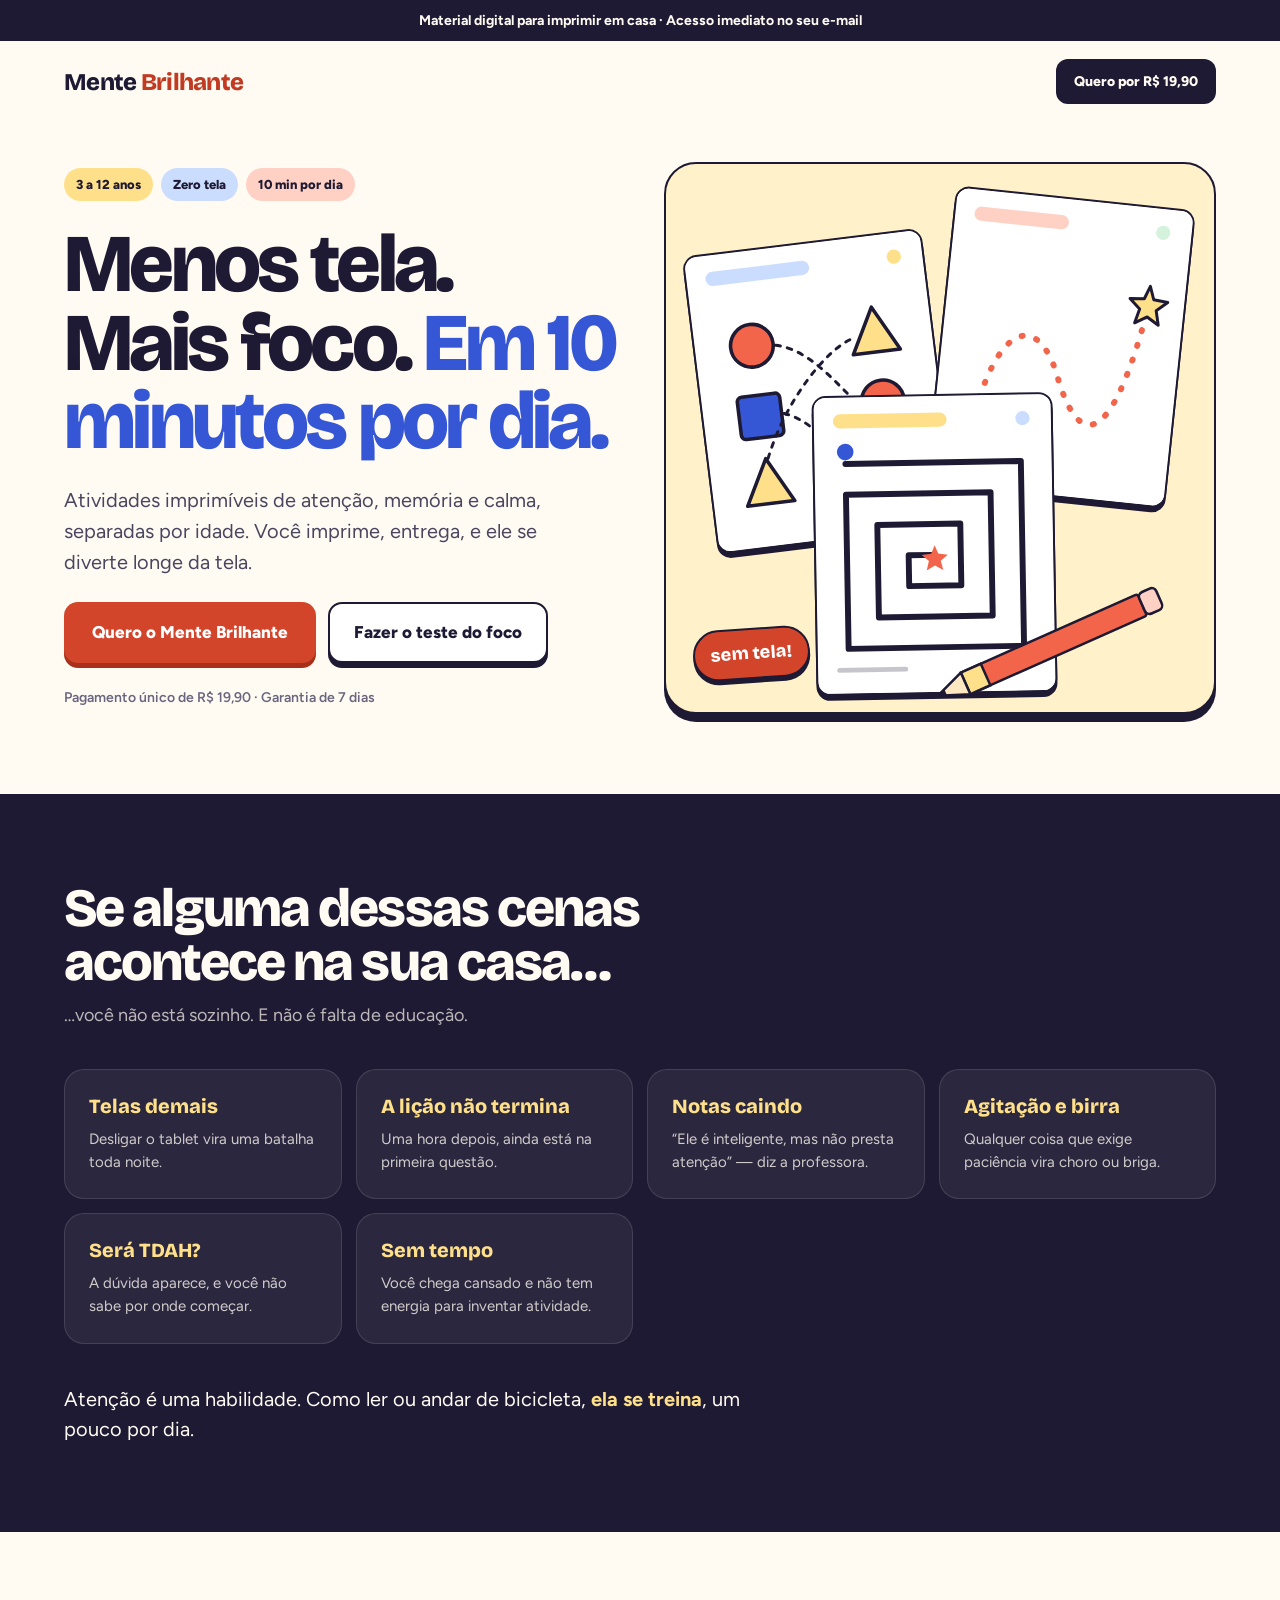
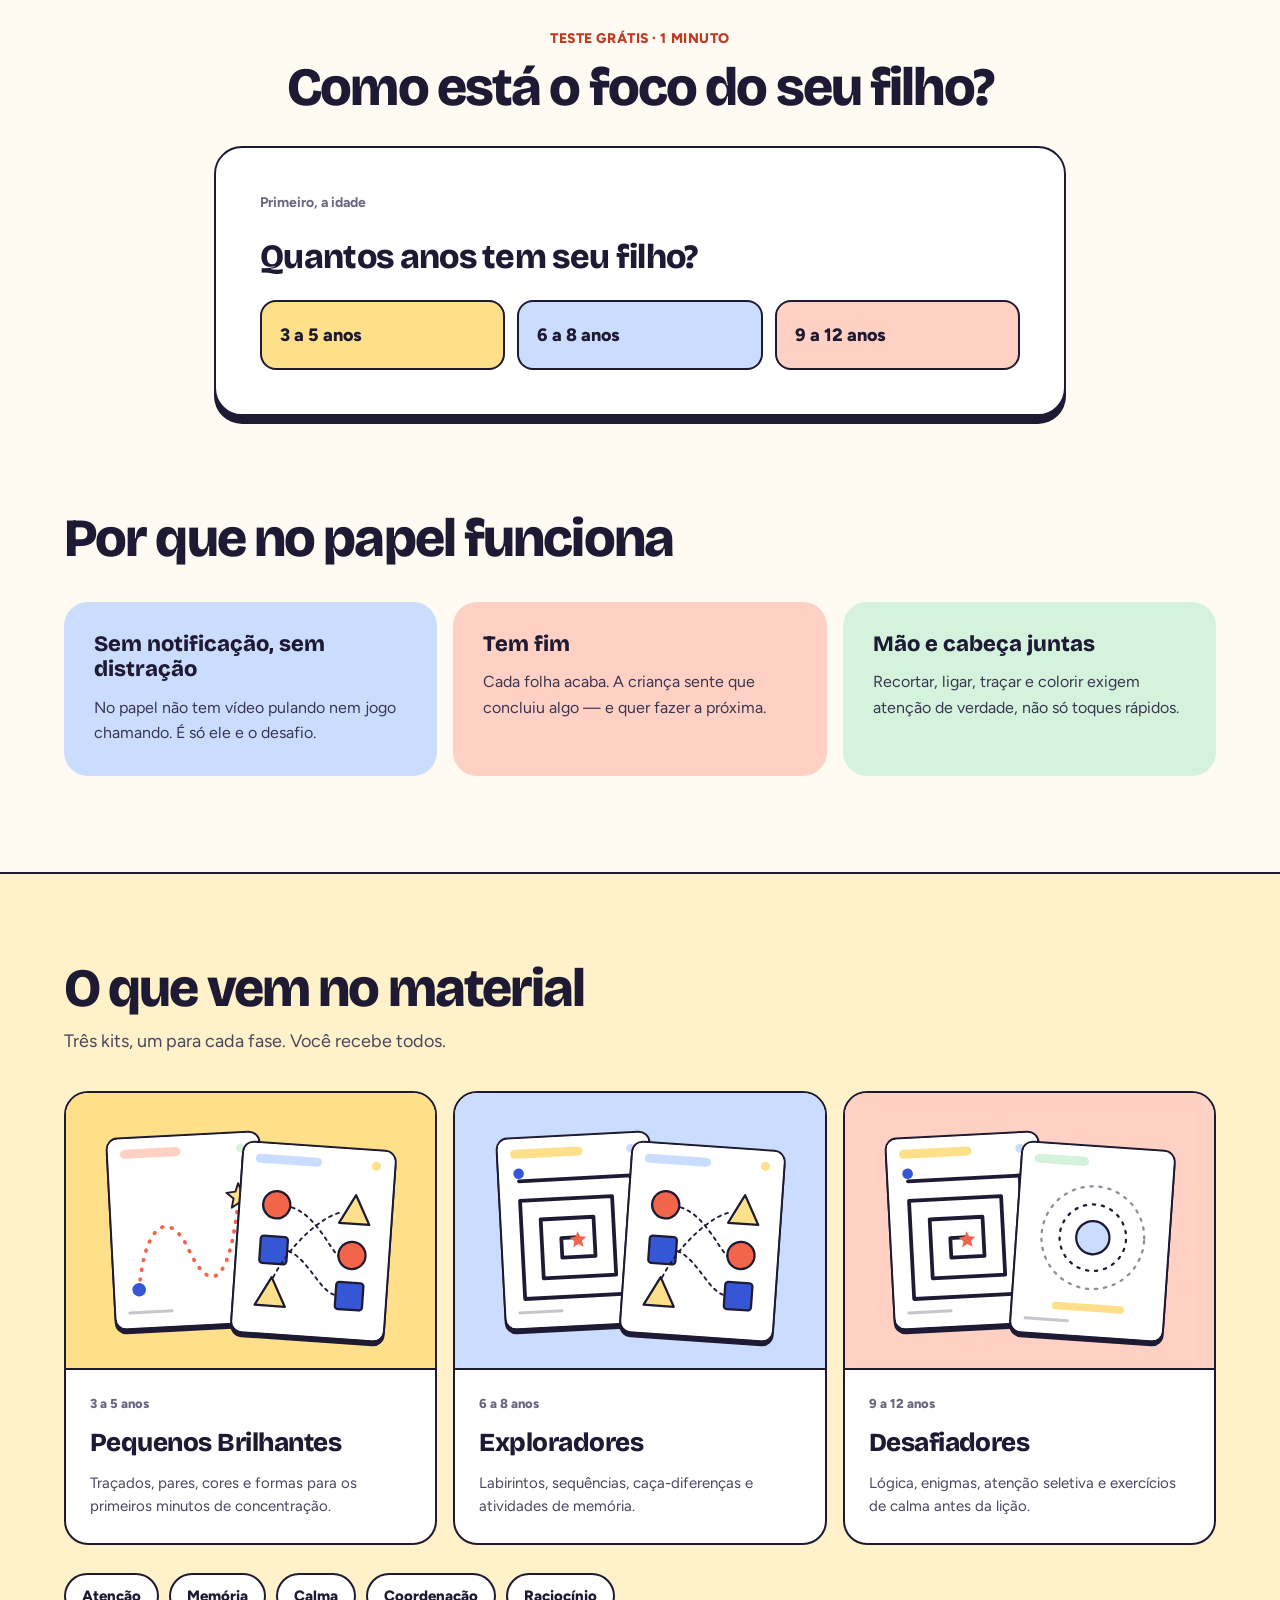
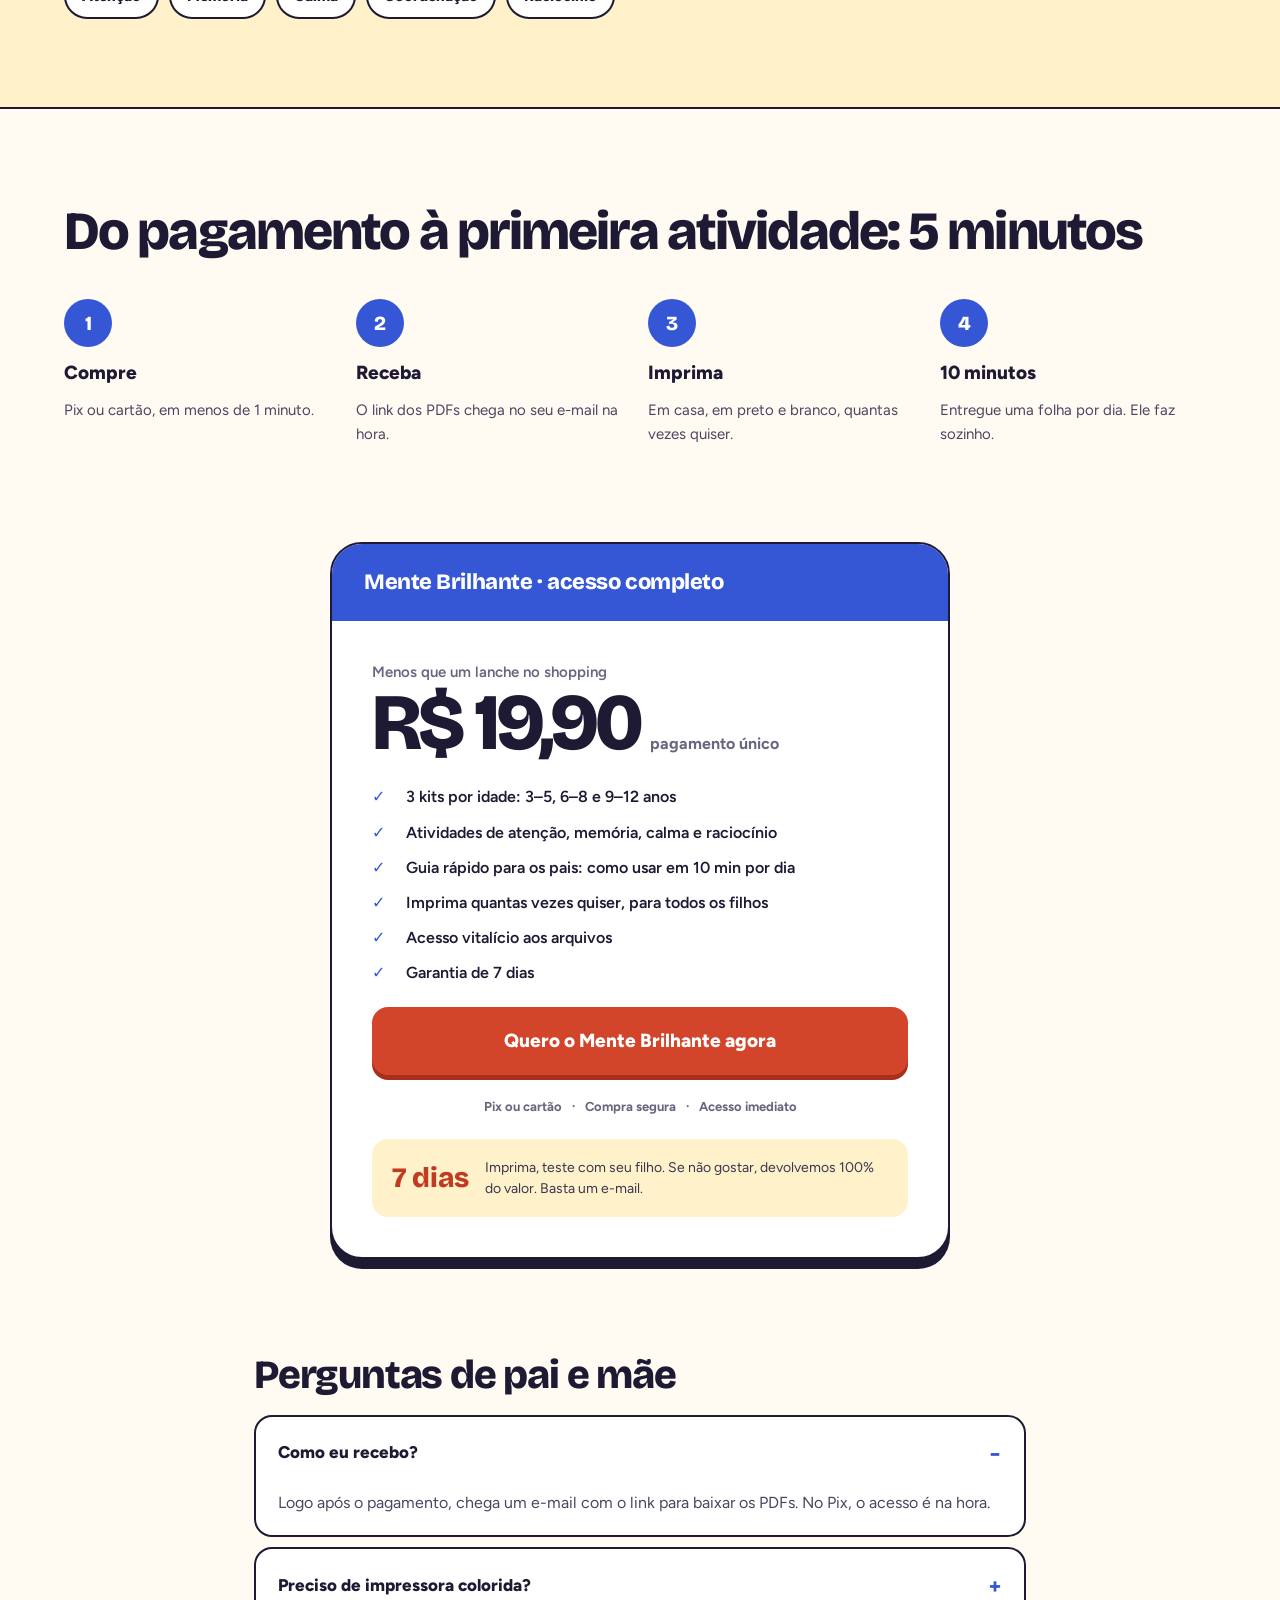
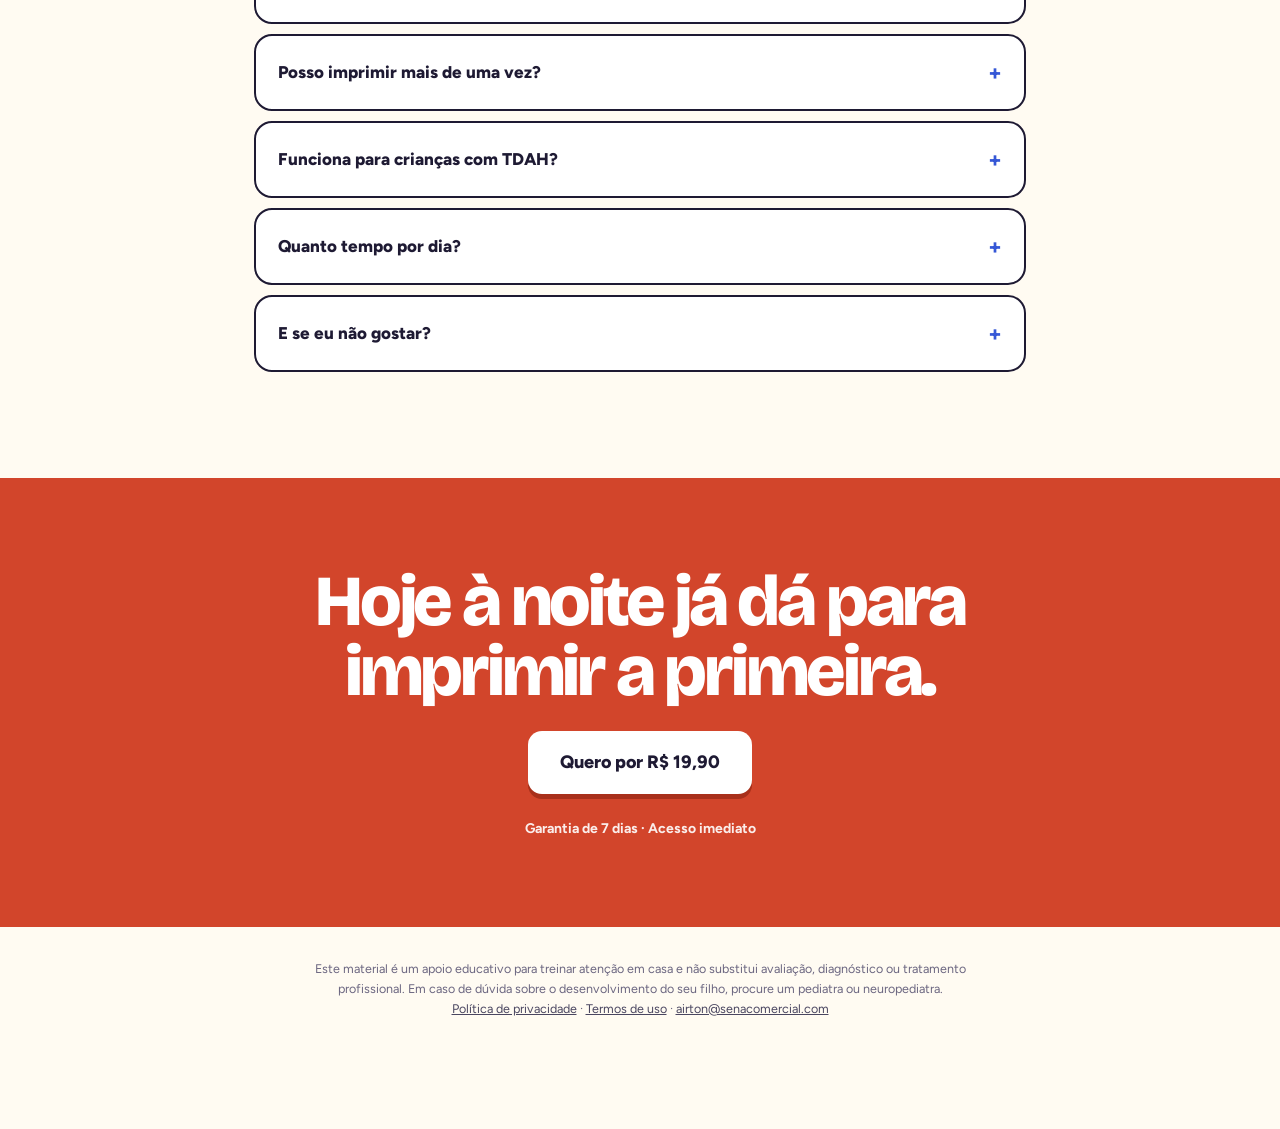
<file: brilliant-minds/br/lp-01/index.html>
<!DOCTYPE html>
<html lang="pt-BR">
<head>
<meta charset="utf-8">
<meta name="viewport" content="width=device-width, initial-scale=1">
<title>Mente Brilhante · Atividades para imprimir que treinam o foco do seu filho</title>
<meta name="description" content="Atividades imprimíveis de atenção, memória e calma para crianças de 3 a 12 anos. 10 minutos por dia, sem tela. Pagamento único de R$ 19,90 e garantia de 7 dias.">
<meta name="robots" content="noindex, nofollow">
<meta property="og:title" content="Mente Brilhante · Menos tela. Mais foco.">
<meta property="og:description" content="Atividades para imprimir que treinam atenção, memória e calma. 10 minutos por dia, sem tela.">
<meta property="og:type" content="website">
<link rel="preconnect" href="https://fonts.googleapis.com">
<link rel="preconnect" href="https://fonts.gstatic.com" crossorigin>
<link href="https://fonts.googleapis.com/css2?family=Bricolage+Grotesque:opsz,wght@12..96,600;12..96,800&family=Figtree:wght@400;500;600;700;800&display=swap" rel="stylesheet">
<style>
:root{
  --bg:#FFFBF2;--ink:#1E1A33;--ink2:#4A4660;--ink3:#6B6680;
  --coral:#D2452B;--coral-d:#A8301B;--coral-deco:#F2654A;--blue:#3557D6;
  --yellow:#FFE08A;--cream:#FFF1C9;--sky:#CBDDFF;--peach:#FFD0C4;--mint:#D4F2DC;
  --display:'Bricolage Grotesque',system-ui,sans-serif;--body:'Figtree',system-ui,sans-serif;
}
*{box-sizing:border-box}
html{scroll-behavior:smooth}
body{margin:0;background:var(--bg);color:var(--ink);font-family:var(--body);-webkit-font-smoothing:antialiased;line-height:1.5}
a{color:var(--blue);text-decoration:none}
button{font-family:var(--body)}
h1,h2,h3{font-family:var(--display);font-weight:800;margin:0}
h2{font-size:clamp(32px,4.2vw,54px);line-height:1;letter-spacing:-.035em;text-wrap:balance}
.wrap{max-width:1200px;margin:0 auto;padding-left:24px;padding-right:24px}
.topbar{background:var(--ink);color:var(--bg);text-align:center;font-size:14px;font-weight:700;padding:10px 16px}
header.top{display:flex;justify-content:space-between;align-items:center;gap:20px;padding-top:18px;padding-bottom:18px}
.logo{font-family:var(--display);font-weight:800;font-size:24px;letter-spacing:-.03em}
.logo span{color:#C13B22}
.btn{display:inline-block;font-weight:800;border-radius:14px;cursor:pointer;text-align:center;transition:transform .12s}
.btn:hover{transform:translateY(-2px)}
.btn:active{transform:translateY(3px)}
.btn-dark{background:var(--ink);color:var(--bg);font-size:14px;padding:12px 18px;border-radius:12px}
.btn-coral{background:var(--coral);color:#fff;font-size:17px;padding:18px 28px;box-shadow:0 5px 0 var(--coral-d)}
.btn-coral:hover{color:#fff}
.btn-ghost{background:#fff;color:var(--ink);font-size:17px;padding:16px 24px;border:2px solid var(--ink);box-shadow:0 5px 0 var(--ink)}
.btn-ghost:hover{color:var(--ink)}
.pill{display:inline-block;font-weight:800;font-size:13px;padding:7px 12px;border-radius:999px}

/* hero */
.hero{display:grid;grid-template-columns:repeat(auto-fit,minmax(min(100%,460px),1fr));gap:48px;align-items:center;padding-top:40px;padding-bottom:80px}
.hero-copy{display:flex;flex-direction:column;gap:24px}
.chips{display:flex;gap:8px;flex-wrap:wrap}
.hero h1{font-size:clamp(44px,6.4vw,84px);line-height:.96;letter-spacing:-.045em;text-wrap:balance}
.hero h1 em{font-style:normal;color:var(--blue)}
.hero p.sub{margin:0;font-size:20px;line-height:1.55;color:var(--ink2);max-width:540px;text-wrap:pretty}
.cta-row{display:flex;gap:12px;flex-wrap:wrap}
.fine{font-size:14px;font-weight:600;color:var(--ink3)}
.hero-art{position:relative;aspect-ratio:1/1;border-radius:32px;border:2px solid var(--ink);box-shadow:0 8px 0 var(--ink);background:var(--cream);overflow:hidden}
.hero-art .sheet{position:absolute;width:44%;background:#fff;border:2px solid var(--ink);border-radius:14px;box-shadow:0 5px 0 var(--ink);padding:0;overflow:hidden}
.hero-art .sheet svg{display:block;width:100%;height:auto}
.s1{left:6%;top:14%;transform:rotate(-7deg)}
.s2{left:50%;top:6%;transform:rotate(6deg)}
.s3{left:27%;top:42%;transform:rotate(-1deg);z-index:2}
.pencil{position:absolute;right:7%;bottom:9%;width:46%;transform:rotate(-24deg);z-index:3}
.badge-float{position:absolute;left:5%;bottom:6%;z-index:4;background:var(--coral);color:#fff;font-family:var(--display);font-weight:800;font-size:18px;padding:10px 16px;border-radius:999px;border:2px solid var(--ink);transform:rotate(-4deg);box-shadow:0 4px 0 var(--ink)}

/* pains */
.pains{background:var(--ink);color:var(--bg)}
.pains .wrap{padding-top:88px;padding-bottom:88px}
.pains h2{max-width:820px;margin-bottom:12px}
.pains .lead{margin:0 0 40px;font-size:18px;color:rgba(255,251,242,.7)}
.grid{display:grid;gap:14px}
.pain-grid{grid-template-columns:repeat(auto-fit,minmax(min(100%,260px),1fr))}
.pain{background:rgba(255,255,255,.06);border:1px solid rgba(255,255,255,.12);border-radius:20px;padding:24px;display:flex;flex-direction:column;gap:10px}
.pain b{font-family:var(--display);font-weight:800;font-size:20px;line-height:1.2;color:var(--yellow)}
.pain span{font-size:15px;line-height:1.55;color:rgba(255,251,242,.78)}
.pains .closing{margin:40px 0 0;font-size:20px;line-height:1.5;max-width:720px;text-wrap:pretty}
.pains .closing strong{color:var(--yellow)}

/* quiz */
.quiz-sec{max-width:900px;margin:0 auto;padding:96px 24px}
.sec-head{text-align:center;display:flex;flex-direction:column;gap:12px;align-items:center;margin-bottom:32px}
.eyebrow{font-weight:800;font-size:14px;color:#C13B22;letter-spacing:.04em}
.quiz{background:#fff;border:2px solid var(--ink);border-radius:28px;box-shadow:0 8px 0 var(--ink);padding:clamp(22px,5vw,44px)}
.quiz [hidden]{display:none!important}
.q-stack{display:flex;flex-direction:column;gap:24px}
.q-meta{font-weight:700;font-size:14px;color:var(--ink3)}
.q-title{font-family:var(--display);font-weight:800;font-size:clamp(24px,3vw,34px);line-height:1.15;letter-spacing:-.02em;text-wrap:balance}
.q-head{display:flex;justify-content:space-between;align-items:center;gap:16px}
.q-bar{flex:1;max-width:260px;height:10px;background:#F1EEFF;border-radius:999px;overflow:hidden}
.q-bar i{display:block;height:100%;background:var(--blue);border-radius:999px;transition:width .25s}
.opts{display:grid;grid-template-columns:repeat(auto-fit,minmax(min(100%,180px),1fr));gap:12px}
.opt{cursor:pointer;font-size:17px;font-weight:700;color:var(--ink);background:#F6F3FF;border:2px solid var(--ink);border-radius:16px;padding:20px 18px;text-align:left;transition:transform .12s,background .12s}
.opt:hover{background:var(--yellow);transform:translateY(-2px)}
.opt.age{font-size:18px;font-weight:800;padding:22px 18px}
.res{display:flex;flex-direction:column;gap:18px;align-items:flex-start}
.res .lvl{font-family:var(--display);font-weight:800;font-size:clamp(30px,4vw,46px);line-height:1;letter-spacing:-.035em}
.res p{margin:0;font-size:18px;line-height:1.6;color:var(--ink2);text-wrap:pretty}
.res .plan{background:#E8EEFF;border-radius:16px;padding:18px 20px;font-size:16px;line-height:1.5;font-weight:600}
.res .btn-coral{font-size:16px;padding:16px 24px}
.btn-line{cursor:pointer;background:none;border:2px solid var(--ink);color:var(--ink);font-weight:800;font-size:15px;padding:14px 20px;border-radius:14px}
.disc{font-size:13px;line-height:1.5;color:var(--ink3)}

/* why */
.why{padding-bottom:96px}
.why h2{margin-bottom:36px;max-width:760px}
.why-grid{grid-template-columns:repeat(auto-fit,minmax(min(100%,260px),1fr));gap:16px}
.why-card{border-radius:24px;padding:30px;display:flex;flex-direction:column;gap:12px}
.why-card b{font-family:var(--display);font-weight:800;font-size:22px;line-height:1.15}
.why-card span{font-size:16px;line-height:1.6;color:#3A3652}

/* kits */
.kits{background:var(--cream);border-top:2px solid var(--ink);border-bottom:2px solid var(--ink)}
.kits .wrap{padding-top:88px;padding-bottom:88px}
.kits h2{margin-bottom:12px}
.kits .lead{margin:0 0 36px;font-size:18px;color:var(--ink2)}
.kit-grid{grid-template-columns:repeat(auto-fit,minmax(min(100%,300px),1fr));gap:16px}
.kit{background:#fff;border:2px solid var(--ink);border-radius:24px;overflow:hidden;display:flex;flex-direction:column}
.kit-art{aspect-ratio:4/3;border-bottom:2px solid var(--ink);display:flex;align-items:center;justify-content:center;overflow:hidden}
.kit-art .sheet{width:42%;background:#fff;border:2px solid var(--ink);border-radius:12px;box-shadow:0 4px 0 var(--ink);overflow:hidden;transform:rotate(-3deg)}
.kit-art .sheet + .sheet{transform:rotate(4deg);margin-left:-8%;margin-top:6%}
.kit-art svg{display:block;width:100%;height:auto}
.kit-body{padding:24px;display:flex;flex-direction:column;gap:10px}
.kit-body .age{font-weight:800;font-size:13px;color:var(--ink3)}
.kit-body .name{font-family:var(--display);font-weight:800;font-size:26px;letter-spacing:-.02em}
.kit-body .desc{font-size:15px;line-height:1.55;color:var(--ink2)}
.skills{margin-top:28px;display:flex;gap:10px;flex-wrap:wrap}
.skills span{background:#fff;border:2px solid var(--ink);font-weight:800;font-size:15px;padding:10px 16px;border-radius:999px}

/* steps */
.steps{padding-top:96px;padding-bottom:96px}
.steps h2{margin-bottom:40px}
.steps-grid{grid-template-columns:repeat(auto-fit,minmax(min(100%,220px),1fr));gap:16px}
.step{display:flex;flex-direction:column;gap:12px}
.step i{font-style:normal;width:48px;height:48px;border-radius:50%;background:var(--blue);color:#fff;font-family:var(--display);font-weight:800;font-size:20px;display:flex;align-items:center;justify-content:center}
.step b{font-weight:800;font-size:19px}
.step span{font-size:15px;line-height:1.55;color:var(--ink2)}

/* offer */
.offer{padding-bottom:96px}
.offer-card{max-width:620px;margin:0 auto;background:#fff;border:2px solid var(--ink);border-radius:32px;box-shadow:0 10px 0 var(--ink);overflow:hidden}
.offer-head{background:var(--blue);color:#fff;padding:22px 32px;font-family:var(--display);font-weight:800;font-size:22px;letter-spacing:-.02em}
.offer-body{padding:clamp(24px,5vw,40px);display:flex;flex-direction:column;gap:22px}
.price-note{font-size:15px;font-weight:600;color:var(--ink3)}
.price{display:flex;align-items:baseline;gap:10px;flex-wrap:wrap}
.price b{font-family:var(--display);font-weight:800;font-size:clamp(56px,8vw,80px);letter-spacing:-.05em;line-height:1}
.price span{font-weight:700;color:var(--ink3)}
.incl{display:flex;flex-direction:column;gap:12px}
.incl div{display:grid;grid-template-columns:24px 1fr;gap:10px;font-size:16px;font-weight:600;line-height:1.45}
.incl i{font-style:normal;color:var(--blue);font-weight:800}
.offer .btn-coral{font-size:19px;padding:20px;border-radius:16px}
.trust{display:flex;gap:10px;justify-content:center;flex-wrap:wrap;font-size:13px;font-weight:700;color:var(--ink3)}
.guarantee{background:var(--cream);border-radius:16px;padding:18px 20px;display:grid;grid-template-columns:auto 1fr;gap:16px;align-items:center}
.guarantee b{font-family:var(--display);font-weight:800;font-size:28px;color:#C13B22;line-height:1}
.guarantee span{font-size:14px;line-height:1.5;color:#3A3652}

/* faq */
.faq{max-width:820px;margin:0 auto;padding:0 24px 96px}
.faq h2{font-size:clamp(28px,3.4vw,40px);letter-spacing:-.03em;margin-bottom:20px}
.faq details{background:#fff;border:2px solid var(--ink);border-radius:18px;margin-bottom:10px;overflow:hidden}
.faq summary{list-style:none;cursor:pointer;padding:20px 22px;display:flex;justify-content:space-between;gap:16px;align-items:center;font-size:17px;font-weight:800}
.faq summary::-webkit-details-marker{display:none}
.faq summary::after{content:"+";font-size:22px;color:var(--blue);flex-shrink:0}
.faq details[open] summary::after{content:"−"}
.faq details p{margin:0;padding:0 22px 20px;font-size:16px;line-height:1.6;color:var(--ink2)}

/* final */
.final{background:#D2452B;color:#fff}
.final .in{max-width:900px;margin:0 auto;padding:88px 24px;text-align:center;display:flex;flex-direction:column;gap:24px;align-items:center}
.final h2{font-size:clamp(38px,5.6vw,72px);line-height:.98;letter-spacing:-.045em}
.final .btn{background:#fff;color:var(--ink);font-size:18px;padding:18px 32px;box-shadow:0 5px 0 var(--coral-d)}
.final small{font-size:14px;font-weight:700;color:rgba(255,255,255,.9)}
footer a{color:var(--ink2);text-decoration:underline}
footer{padding:32px 24px 110px;text-align:center;font-size:12.5px;line-height:1.6;color:var(--ink3);max-width:760px;margin:0 auto}

/* sticky mobile cta */
.sticky{position:fixed;left:0;right:0;bottom:0;z-index:50;background:var(--bg);border-top:2px solid var(--ink);padding:10px 14px calc(10px + env(safe-area-inset-bottom));display:none;align-items:center;justify-content:space-between;gap:12px;transform:translateY(110%);transition:transform .25s}
.sticky.show{transform:none}
.sticky div{font-size:13px;font-weight:700;line-height:1.2;color:var(--ink2)}
.sticky div b{display:block;font-family:var(--display);font-size:22px;color:var(--ink);letter-spacing:-.03em}
.sticky .btn{background:var(--coral);color:#fff;font-size:15px;padding:13px 18px;box-shadow:0 4px 0 var(--coral-d);white-space:nowrap}
.logo,.btn-dark{white-space:nowrap}
@media(max-width:720px){.sticky{display:flex}.logo{font-size:20px}.btn-dark{font-size:13px;padding:10px 14px}}
@media(prefers-reduced-motion:reduce){*{transition:none!important;scroll-behavior:auto!important}}
</style>
</head>
<body>

<!-- ilustrações das folhas (reaproveitadas no hero e nos kits) -->
<svg width="0" height="0" style="position:absolute" aria-hidden="true">
  <defs>
    <symbol id="sh-maze" viewBox="0 0 200 250">
      <rect width="200" height="250" fill="#fff"/>
      <rect x="16" y="14" width="96" height="12" rx="6" fill="#FFE08A"/>
      <circle cx="176" cy="20" r="6" fill="#CBDDFF"/>
      <path d="M26 56H174V212H26V82H148V186H52V108H122V160H78V134H100" fill="none" stroke="#1E1A33" stroke-width="5" stroke-linecap="round" stroke-linejoin="round"/>
      <circle cx="26" cy="46" r="7" fill="#3557D6"/>
      <polygon points="100,126 103,133 111,134 105,139 107,147 100,143 93,147 95,139 89,134 97,133" fill="#F2654A"/>
      <rect x="16" y="228" width="60" height="4" rx="2" fill="#1E1A33" opacity=".25"/>
    </symbol>
    <symbol id="sh-trace" viewBox="0 0 200 250">
      <rect width="200" height="250" fill="#fff"/>
      <rect x="16" y="14" width="80" height="12" rx="6" fill="#FFD0C4"/>
      <circle cx="176" cy="20" r="6" fill="#D4F2DC"/>
      <path d="M32 200C44 110 78 96 100 150S150 214 170 84" fill="none" stroke="#F2654A" stroke-width="5" stroke-linecap="round" stroke-dasharray="1 12"/>
      <circle cx="32" cy="200" r="9" fill="#3557D6"/>
      <polygon points="170,66 174,77 186,78 177,86 180,98 170,92 160,98 163,86 154,78 166,77" fill="#FFE08A" stroke="#1E1A33" stroke-width="2.5" stroke-linejoin="round"/>
      <rect x="16" y="228" width="60" height="4" rx="2" fill="#1E1A33" opacity=".25"/>
    </symbol>
    <symbol id="sh-pairs" viewBox="0 0 200 250">
      <rect width="200" height="250" fill="#fff"/>
      <rect x="16" y="14" width="88" height="12" rx="6" fill="#CBDDFF"/>
      <circle cx="176" cy="20" r="6" fill="#FFE08A"/>
      <circle cx="48" cy="80" r="18" fill="#F2654A" stroke="#1E1A33" stroke-width="3"/>
      <rect x="30" y="122" width="36" height="36" rx="4" fill="#3557D6" stroke="#1E1A33" stroke-width="3"/>
      <polygon points="48,176 68,214 28,214" fill="#FFE08A" stroke="#1E1A33" stroke-width="3" stroke-linejoin="round"/>
      <polygon points="152,60 172,98 132,98" fill="#FFE08A" stroke="#1E1A33" stroke-width="3" stroke-linejoin="round"/>
      <circle cx="152" cy="140" r="18" fill="#F2654A" stroke="#1E1A33" stroke-width="3"/>
      <rect x="134" y="176" width="36" height="36" rx="4" fill="#3557D6" stroke="#1E1A33" stroke-width="3"/>
      <path d="M68 82C100 90 120 130 134 142M68 140C96 150 112 190 134 194M50 176C70 130 110 90 134 84" fill="none" stroke="#1E1A33" stroke-width="2.5" stroke-dasharray="4 6" stroke-linecap="round"/>
    </symbol>
    <symbol id="sh-calm" viewBox="0 0 200 250">
      <rect width="200" height="250" fill="#fff"/>
      <rect x="16" y="14" width="72" height="12" rx="6" fill="#D4F2DC"/>
      <circle cx="100" cy="120" r="22" fill="#CBDDFF" stroke="#1E1A33" stroke-width="3"/>
      <circle cx="100" cy="120" r="44" fill="none" stroke="#1E1A33" stroke-width="3" stroke-dasharray="3 9" stroke-linecap="round"/>
      <circle cx="100" cy="120" r="68" fill="none" stroke="#1E1A33" stroke-width="3" stroke-dasharray="3 9" stroke-linecap="round" opacity=".5"/>
      <rect x="52" y="208" width="96" height="10" rx="5" fill="#FFE08A"/>
      <rect x="16" y="230" width="60" height="4" rx="2" fill="#1E1A33" opacity=".25"/>
    </symbol>
  </defs>
</svg>

<div class="topbar">Material digital para imprimir em casa · Acesso imediato no seu e-mail</div>

<header class="wrap top">
  <div class="logo">Mente <span>Brilhante</span></div>
  <a class="btn btn-dark" href="#oferta" data-track="header">Quero por R$ 19,90</a>
</header>

<section class="wrap hero">
  <div class="hero-copy">
    <div class="chips">
      <span class="pill" style="background:#FFE08A">3 a 12 anos</span>
      <span class="pill" style="background:#CBDDFF">Zero tela</span>
      <span class="pill" style="background:#FFD0C4">10 min por dia</span>
    </div>
    <h1 id="headline">Menos tela. Mais foco. <em>Em 10 minutos por dia.</em></h1>
    <p class="sub">Atividades imprimíveis de atenção, memória e calma, separadas por idade. Você imprime, entrega, e ele se diverte longe da tela.</p>
    <div class="cta-row">
      <a class="btn btn-coral" href="#oferta" data-track="hero">Quero o Mente Brilhante</a>
      <a class="btn btn-ghost" href="#teste">Fazer o teste do foco</a>
    </div>
    <div class="fine">Pagamento único de R$ 19,90 · Garantia de 7 dias</div>
  </div>
  <div class="hero-art" role="img" aria-label="Folhas de atividades impressas com labirinto, traçado e pares, e um lápis">
    <div class="sheet s1"><svg viewBox="0 0 200 250"><use href="#sh-pairs"/></svg></div>
    <div class="sheet s2"><svg viewBox="0 0 200 250"><use href="#sh-trace"/></svg></div>
    <div class="sheet s3"><svg viewBox="0 0 200 250"><use href="#sh-maze"/></svg></div>
    <svg class="pencil" viewBox="0 0 300 40" aria-hidden="true">
      <rect x="40" y="6" width="230" height="28" rx="3" fill="#F2654A" stroke="#1E1A33" stroke-width="3"/>
      <rect x="40" y="6" width="26" height="28" fill="#FFE08A" stroke="#1E1A33" stroke-width="3"/>
      <rect x="270" y="6" width="22" height="28" rx="6" fill="#FFD0C4" stroke="#1E1A33" stroke-width="3"/>
      <polygon points="40,6 4,20 40,34" fill="#FFE8C2" stroke="#1E1A33" stroke-width="3" stroke-linejoin="round"/>
      <polygon points="14,16 4,20 14,24" fill="#1E1A33"/>
    </svg>
    <div class="badge-float">sem tela!</div>
  </div>
</section>

<section class="pains">
  <div class="wrap">
    <h2>Se alguma dessas cenas acontece na sua casa…</h2>
    <p class="lead">…você não está sozinho. E não é falta de educação.</p>
    <div class="grid pain-grid">
      <div class="pain"><b>Telas demais</b><span>Desligar o tablet vira uma batalha toda noite.</span></div>
      <div class="pain"><b>A lição não termina</b><span>Uma hora depois, ainda está na primeira questão.</span></div>
      <div class="pain"><b>Notas caindo</b><span>“Ele é inteligente, mas não presta atenção” — diz a professora.</span></div>
      <div class="pain"><b>Agitação e birra</b><span>Qualquer coisa que exige paciência vira choro ou briga.</span></div>
      <div class="pain"><b>Será TDAH?</b><span>A dúvida aparece, e você não sabe por onde começar.</span></div>
      <div class="pain"><b>Sem tempo</b><span>Você chega cansado e não tem energia para inventar atividade.</span></div>
    </div>
    <p class="closing">Atenção é uma habilidade. Como ler ou andar de bicicleta, <strong>ela se treina</strong>, um pouco por dia.</p>
  </div>
</section>

<section class="quiz-sec" id="teste">
  <div class="sec-head">
    <span class="eyebrow">TESTE GRÁTIS · 1 MINUTO</span>
    <h2>Como está o foco do seu filho?</h2>
  </div>
  <div class="quiz" aria-live="polite">
    <div class="q-stack" id="q-age">
      <span class="q-meta">Primeiro, a idade</span>
      <div class="q-title">Quantos anos tem seu filho?</div>
      <div class="opts" id="age-opts"></div>
    </div>
    <div class="q-stack" id="q-q" hidden>
      <div class="q-head">
        <span class="q-meta" id="q-label"></span>
        <div class="q-bar"><i id="q-fill"></i></div>
      </div>
      <div class="q-title" id="q-text"></div>
      <div class="opts" id="q-opts"></div>
    </div>
    <div class="res" id="q-done" hidden>
      <span class="pill" style="background:#FFE08A" id="r-age"></span>
      <div class="lvl" id="r-level"></div>
      <p id="r-desc"></p>
      <div class="plan" id="r-plan"></div>
      <div class="cta-row">
        <a class="btn btn-coral" href="#oferta" data-track="quiz">Garantir o material por R$ 19,90</a>
        <button class="btn-line" id="reset" type="button">Refazer</button>
      </div>
      <span class="disc">Este teste é uma orientação, não um diagnóstico. Se você suspeita de TDAH, converse com um pediatra ou neuropediatra.</span>
    </div>
  </div>
</section>

<section class="wrap why">
  <h2>Por que no papel funciona</h2>
  <div class="grid why-grid">
    <div class="why-card" style="background:#CBDDFF"><b>Sem notificação, sem distração</b><span>No papel não tem vídeo pulando nem jogo chamando. É só ele e o desafio.</span></div>
    <div class="why-card" style="background:#FFD0C4"><b>Tem fim</b><span>Cada folha acaba. A criança sente que concluiu algo — e quer fazer a próxima.</span></div>
    <div class="why-card" style="background:#D4F2DC"><b>Mão e cabeça juntas</b><span>Recortar, ligar, traçar e colorir exigem atenção de verdade, não só toques rápidos.</span></div>
  </div>
</section>

<section class="kits">
  <div class="wrap">
    <h2>O que vem no material</h2>
    <p class="lead">Três kits, um para cada fase. Você recebe todos.</p>
    <div class="grid kit-grid">
      <article class="kit">
        <div class="kit-art" style="background:#FFE08A">
          <div class="sheet"><svg viewBox="0 0 200 250"><use href="#sh-trace"/></svg></div>
          <div class="sheet"><svg viewBox="0 0 200 250"><use href="#sh-pairs"/></svg></div>
        </div>
        <div class="kit-body"><span class="age">3 a 5 anos</span><span class="name">Pequenos Brilhantes</span><span class="desc">Traçados, pares, cores e formas para os primeiros minutos de concentração.</span></div>
      </article>
      <article class="kit">
        <div class="kit-art" style="background:#CBDDFF">
          <div class="sheet"><svg viewBox="0 0 200 250"><use href="#sh-maze"/></svg></div>
          <div class="sheet"><svg viewBox="0 0 200 250"><use href="#sh-pairs"/></svg></div>
        </div>
        <div class="kit-body"><span class="age">6 a 8 anos</span><span class="name">Exploradores</span><span class="desc">Labirintos, sequências, caça-diferenças e atividades de memória.</span></div>
      </article>
      <article class="kit">
        <div class="kit-art" style="background:#FFD0C4">
          <div class="sheet"><svg viewBox="0 0 200 250"><use href="#sh-maze"/></svg></div>
          <div class="sheet"><svg viewBox="0 0 200 250"><use href="#sh-calm"/></svg></div>
        </div>
        <div class="kit-body"><span class="age">9 a 12 anos</span><span class="name">Desafiadores</span><span class="desc">Lógica, enigmas, atenção seletiva e exercícios de calma antes da lição.</span></div>
      </article>
    </div>
    <div class="skills"><span>Atenção</span><span>Memória</span><span>Calma</span><span>Coordenação</span><span>Raciocínio</span></div>
  </div>
</section>

<section class="wrap steps">
  <h2>Do pagamento à primeira atividade: 5 minutos</h2>
  <div class="grid steps-grid">
    <div class="step"><i>1</i><b>Compre</b><span>Pix ou cartão, em menos de 1 minuto.</span></div>
    <div class="step"><i>2</i><b>Receba</b><span>O link dos PDFs chega no seu e-mail na hora.</span></div>
    <div class="step"><i>3</i><b>Imprima</b><span>Em casa, em preto e branco, quantas vezes quiser.</span></div>
    <div class="step"><i>4</i><b>10 minutos</b><span>Entregue uma folha por dia. Ele faz sozinho.</span></div>
  </div>
</section>

<section class="wrap offer" id="oferta">
  <div class="offer-card">
    <div class="offer-head">Mente Brilhante · acesso completo</div>
    <div class="offer-body">
      <div>
        <div class="price-note">Menos que um lanche no shopping</div>
        <div class="price"><b>R$ 19,90</b><span>pagamento único</span></div>
      </div>
      <div class="incl">
        <div><i>✓</i><span>3 kits por idade: 3–5, 6–8 e 9–12 anos</span></div>
        <div><i>✓</i><span>Atividades de atenção, memória, calma e raciocínio</span></div>
        <div><i>✓</i><span>Guia rápido para os pais: como usar em 10 min por dia</span></div>
        <div><i>✓</i><span>Imprima quantas vezes quiser, para todos os filhos</span></div>
        <div><i>✓</i><span>Acesso vitalício aos arquivos</span></div>
        <div><i>✓</i><span>Garantia de 7 dias</span></div>
      </div>
      <a class="btn btn-coral" data-checkout href="#oferta" data-track="offer">Quero o Mente Brilhante agora</a>
      <div class="trust"><span>Pix ou cartão</span><span>·</span><span>Compra segura</span><span>·</span><span>Acesso imediato</span></div>
      <div class="guarantee"><b>7 dias</b><span>Imprima, teste com seu filho. Se não gostar, devolvemos 100% do valor. Basta um e-mail.</span></div>
    </div>
  </div>
</section>

<section class="faq">
  <h2>Perguntas de pai e mãe</h2>
  <details open><summary>Como eu recebo?</summary><p>Logo após o pagamento, chega um e-mail com o link para baixar os PDFs. No Pix, o acesso é na hora.</p></details>
  <details><summary>Preciso de impressora colorida?</summary><p>Não. Todas as atividades funcionam em preto e branco — e a criança ainda pode colorir.</p></details>
  <details><summary>Posso imprimir mais de uma vez?</summary><p>Pode. Imprima quantas vezes quiser e use com todos os filhos da casa.</p></details>
  <details><summary>Funciona para crianças com TDAH?</summary><p>O material é um apoio para treinar atenção em casa, não um tratamento. Muitas famílias usam junto com o acompanhamento profissional.</p></details>
  <details><summary>Quanto tempo por dia?</summary><p>10 minutos bastam. Cada atividade tem começo, meio e fim, então ela termina sem você precisar insistir.</p></details>
  <details><summary>E se eu não gostar?</summary><p>Você tem 7 dias para pedir o reembolso de 100%, por e-mail, sem precisar explicar.</p></details>
</section>

<section class="final">
  <div class="in">
    <h2>Hoje à noite já dá para imprimir a primeira.</h2>
    <a class="btn" href="#oferta" data-track="final">Quero por R$ 19,90</a>
    <small>Garantia de 7 dias · Acesso imediato</small>
  </div>
</section>

<footer>
  Este material é um apoio educativo para treinar atenção em casa e não substitui avaliação, diagnóstico ou tratamento profissional.
  Em caso de dúvida sobre o desenvolvimento do seu filho, procure um pediatra ou neuropediatra.
  <br><a href="/politica-de-privacidade">Política de privacidade</a> · <a href="/termos-de-uso">Termos de uso</a> · <a href="mailto:airton@senacomercial.com">airton@senacomercial.com</a>
</footer>

<div class="sticky" id="sticky">
  <div>Mente Brilhante<b>R$ 19,90</b></div>
  <a class="btn" href="#oferta" data-track="sticky">Quero agora</a>
</div>

<script>
/* ============ CONFIG — edite aqui ============ */
var CHECKOUT_URL = "";   // link de checkout do afiliado (Hotmart/Kiwify/etc.). Vazio = botão rola até a oferta.
var META_PIXEL_ID = "";  // ID do pixel da Meta. Vazio = sem rastreamento.
/* ============================================= */

/* variações de headline: ?h=a | ?h=b | ?h=c */
(function(){
  var H = {
    a: 'Menos tela. Mais foco. <em>Em 10 minutos por dia.</em>',
    b: 'Seu filho não termina a lição? <em>Foco se treina no papel.</em>',
    c: 'Troque 10 minutos de tablet por <em>10 minutos de foco.</em>'
  };
  var m = /[?&]h=([abc])/i.exec(location.search);
  if (m) document.getElementById('headline').innerHTML = H[m[1].toLowerCase()];
})();

/* pixel meta (opcional) */
function track(ev, data){ try{ if(window.fbq) fbq('track', ev, data||{}); }catch(e){} }
if (META_PIXEL_ID) {
  !function(f,b,e,v,n,t,s){if(f.fbq)return;n=f.fbq=function(){n.callMethod?n.callMethod.apply(n,arguments):n.queue.push(arguments)};if(!f._fbq)f._fbq=n;n.push=n;n.loaded=!0;n.version='2.0';n.queue=[];t=b.createElement(e);t.async=!0;t.src=v;s=b.getElementsByTagName(e)[0];s.parentNode.insertBefore(t,s)}(window,document,'script','https://connect.facebook.net/en_US/fbevents.js');
  fbq('init', META_PIXEL_ID); fbq('track', 'PageView');
  track('ViewContent', {content_name:'Mente Brilhante', value:19.90, currency:'BRL'});
}

/* checkout */
document.querySelectorAll('[data-checkout]').forEach(function(a){
  if (CHECKOUT_URL) { a.href = CHECKOUT_URL; a.target = '_blank'; a.rel = 'noopener'; }
  a.addEventListener('click', function(){ track('InitiateCheckout', {value:19.90, currency:'BRL'}); });
});

/* teste do foco */
var AGES = [
  ['3 a 5 anos','Pequenos Brilhantes','#FFE08A'],
  ['6 a 8 anos','Exploradores','#CBDDFF'],
  ['9 a 12 anos','Desafiadores','#FFD0C4']
];
var Q = [
  ['Quanto tempo de tela seu filho tem por dia?', ['Menos de 1h','De 1h a 3h','Mais de 3h']],
  ['Ele termina a lição ou atividade sem você precisar chamar?', ['Quase sempre','Às vezes','Quase nunca']],
  ['Consegue ficar 10 minutos numa mesma atividade?', ['Tranquilo','Com esforço','Não consegue']],
  ['Precisa ouvir a mesma instrução várias vezes?', ['Raramente','Às vezes','Sempre']],
  ['Fica agitado ou faz birra quando algo exige paciência?', ['Raramente','Às vezes','Quase sempre']]
];
var st = {age:1, q:0, score:0};
var $ = function(id){ return document.getElementById(id); };
function show(which){
  $('q-age').hidden = which !== 'age';
  $('q-q').hidden = which !== 'q';
  $('q-done').hidden = which !== 'done';
}
function renderAges(){
  var box = $('age-opts'); box.innerHTML = '';
  AGES.forEach(function(a,i){
    var b = document.createElement('button');
    b.type='button'; b.className='opt age'; b.style.background=a[2]; b.textContent=a[0];
    b.onclick = function(){ st.age=i; st.q=0; st.score=0; renderQ(); show('q'); };
    box.appendChild(b);
  });
}
function renderQ(){
  $('q-label').textContent = 'Pergunta '+(st.q+1)+' de '+Q.length;
  $('q-fill').style.width = ((st.q+1)/Q.length*100)+'%';
  $('q-text').textContent = Q[st.q][0];
  var box = $('q-opts'); box.innerHTML='';
  Q[st.q][1].forEach(function(label,v){
    var b = document.createElement('button');
    b.type='button'; b.className='opt'; b.textContent=label;
    b.onclick = function(){
      st.score += v;
      if (st.q+1 >= Q.length) { renderDone(); show('done'); }
      else { st.q++; renderQ(); }
    };
    box.appendChild(b);
  });
}
function renderDone(){
  var a = AGES[st.age], s = st.score, r;
  if (s <= 3) r = ['Foco em bom caminho','Seu filho já tem uma boa base. As atividades mantêm esse ritmo e preparam para quando a escola ficar mais exigente.','Comece pelo kit '+a[1]+': 3 atividades por semana.'];
  else if (s <= 6) r = ['Foco oscilando','É o perfil mais comum: ele consegue se concentrar, mas por pouco tempo. Um pouco de treino todo dia faz esse tempo crescer.','Comece pelo kit '+a[1]+': 1 atividade por dia, 10 minutos.'];
  else r = ['O foco pede atenção','A distração está pesando na rotina de vocês. Comece pelas atividades de calma antes das de concentração. A mesa da lição tende a ficar mais tranquila.','Comece pelo kit '+a[1]+': calma + foco, todos os dias.'];
  $('r-age').textContent = 'Resultado · '+a[0];
  $('r-level').textContent = r[0]; $('r-desc').textContent = r[1]; $('r-plan').textContent = r[2];
  track('Lead', {content_name:'teste-do-foco'});
}
$('reset').onclick = function(){ st={age:1,q:0,score:0}; show('age'); };
renderAges();

/* cta fixo no mobile: aparece depois do hero e some quando a oferta está visível */
(function(){
  var bar = $('sticky'), offer = $('oferta'), pastHero = false, onOffer = false;
  function upd(){ bar.classList.toggle('show', pastHero && !onOffer); }
  window.addEventListener('scroll', function(){ pastHero = window.scrollY > 700; upd(); }, {passive:true});
  if ('IntersectionObserver' in window) {
    new IntersectionObserver(function(e){ onOffer = e[0].isIntersecting; upd(); }, {threshold:.15}).observe(offer);
  }
})();
</script>
</body>
</html>
</file>
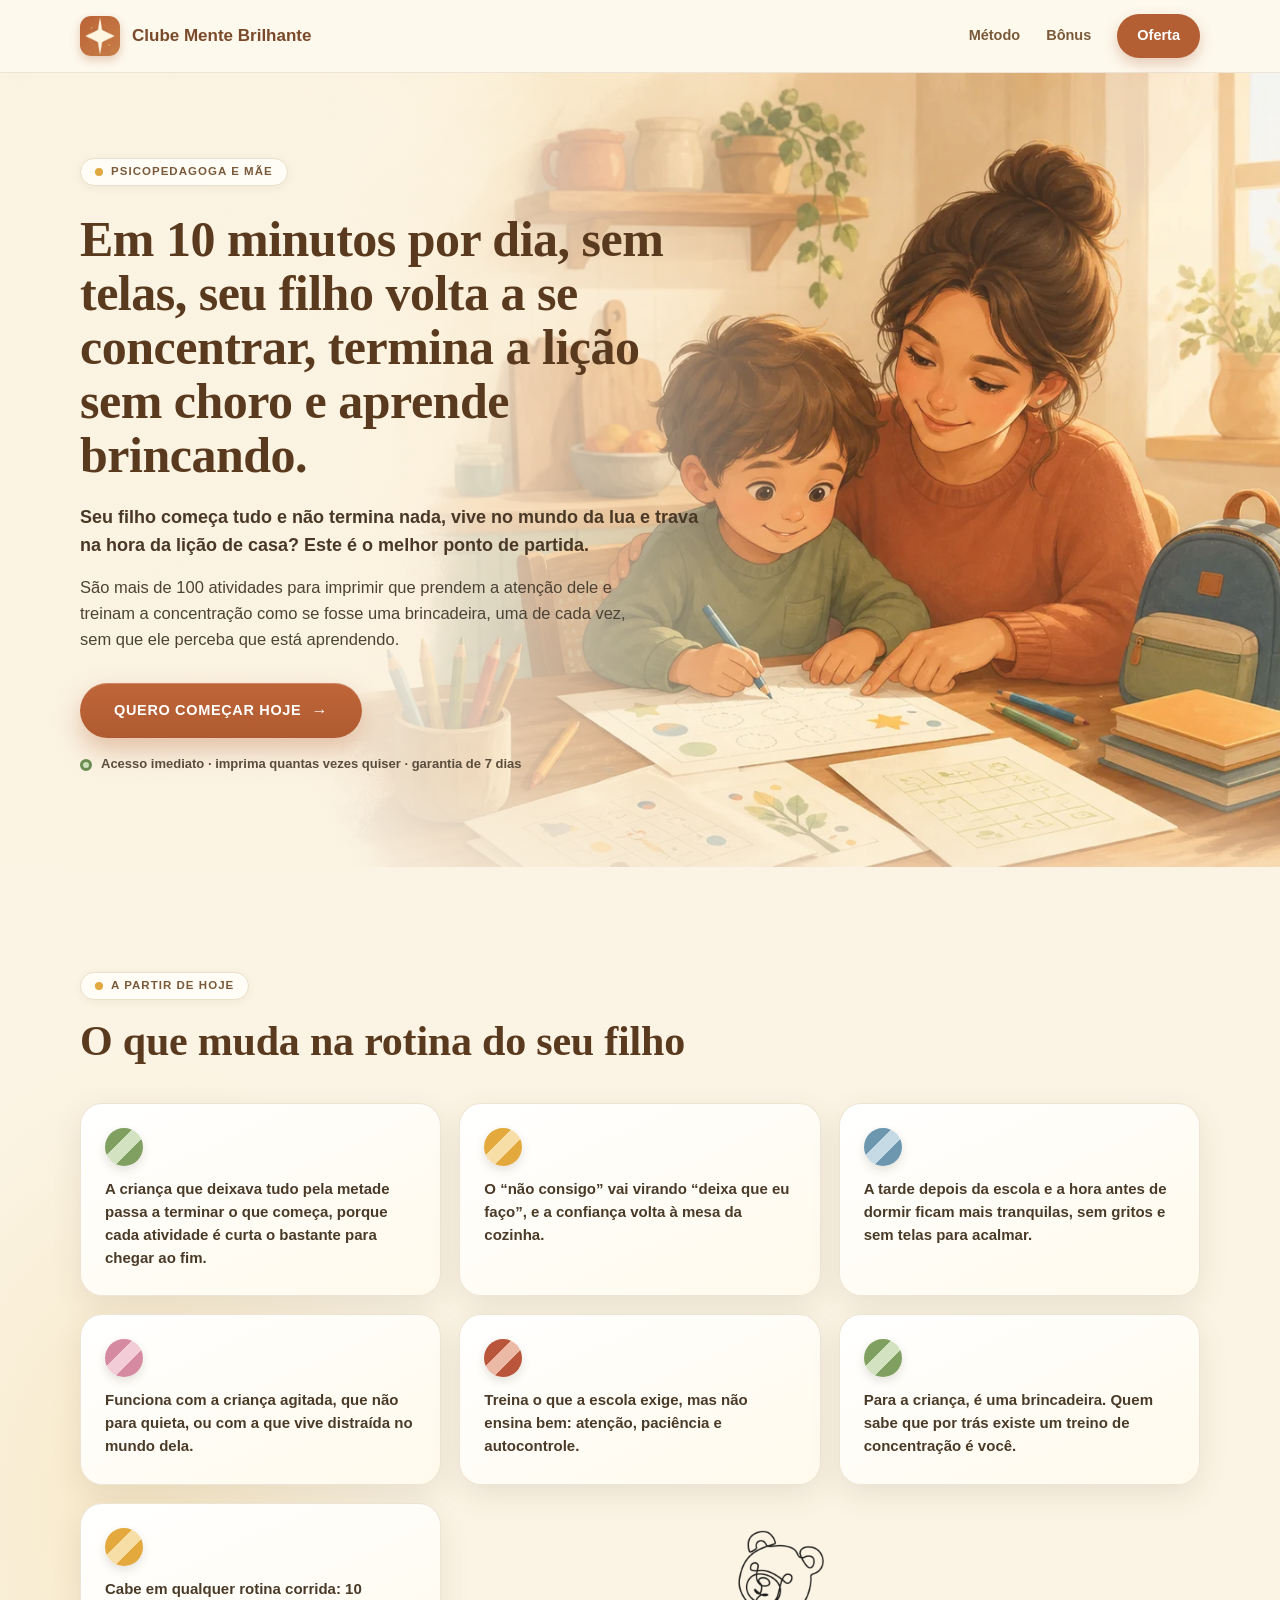
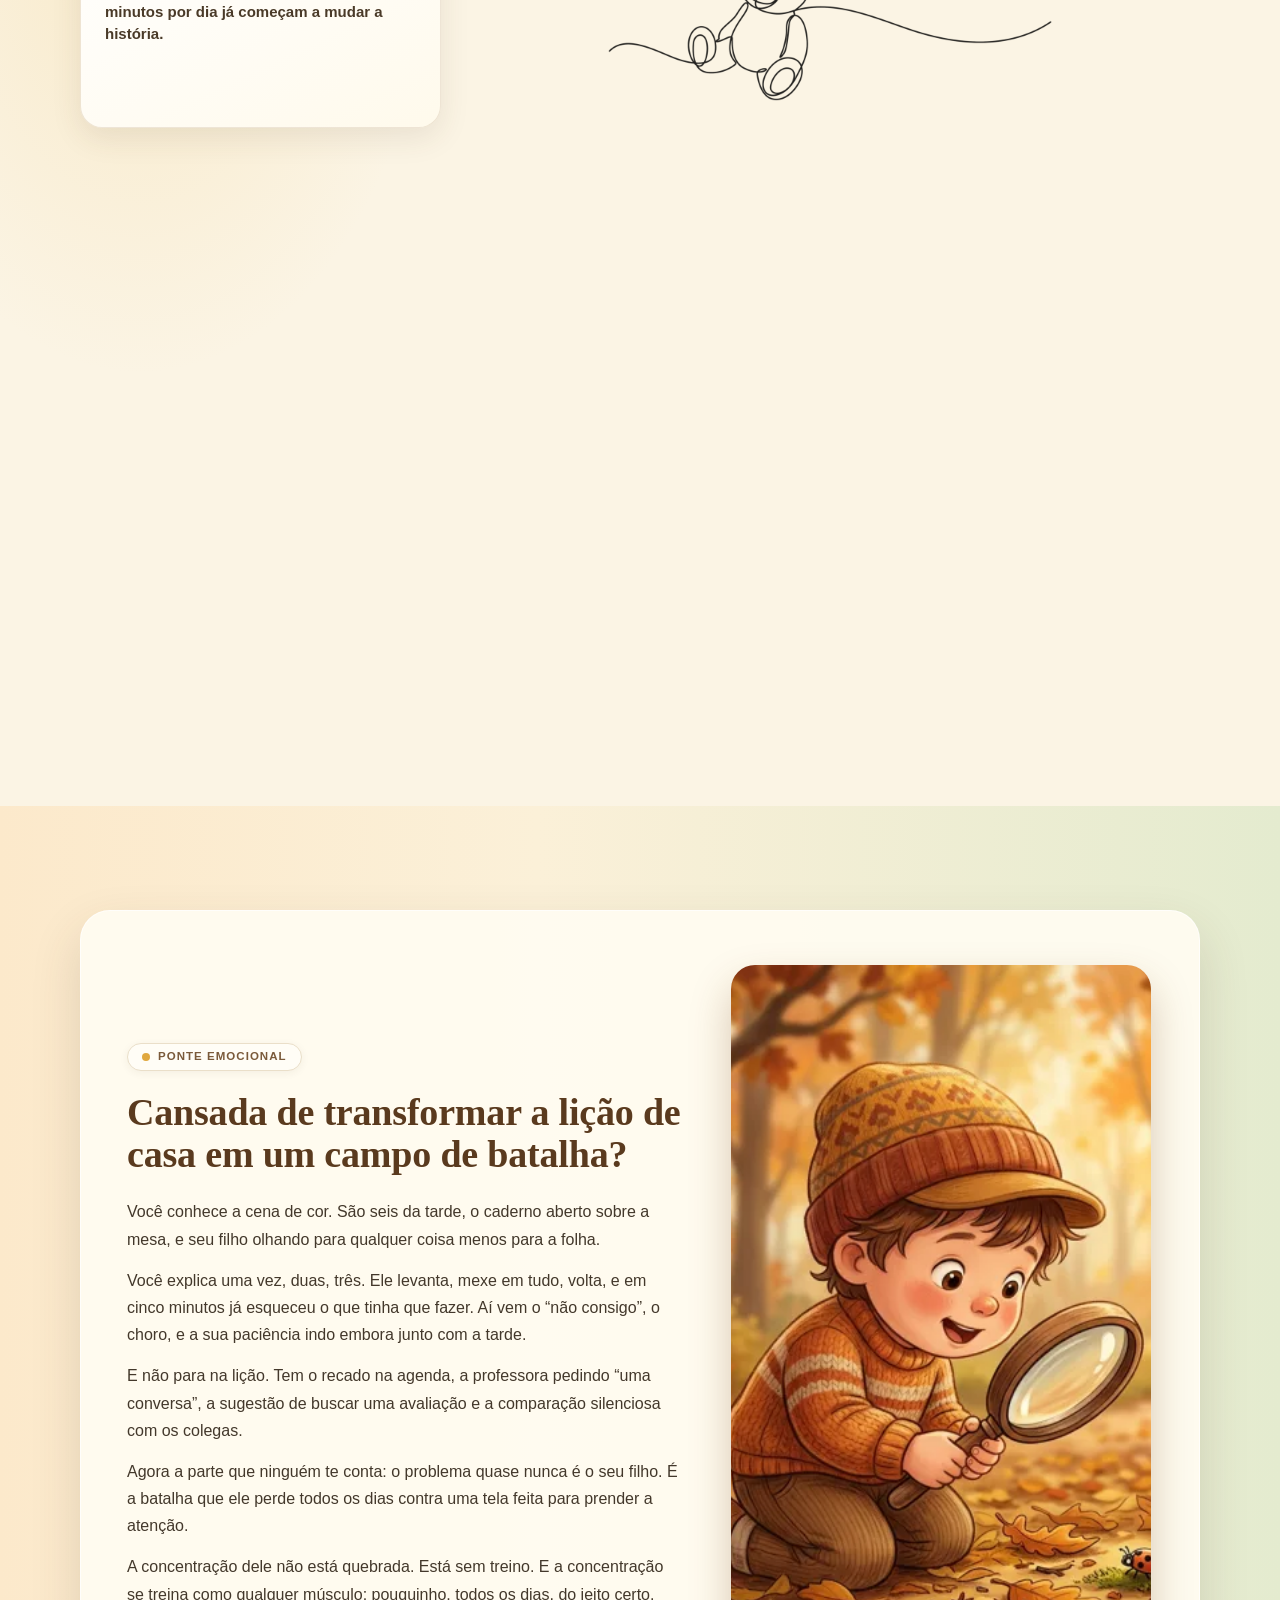
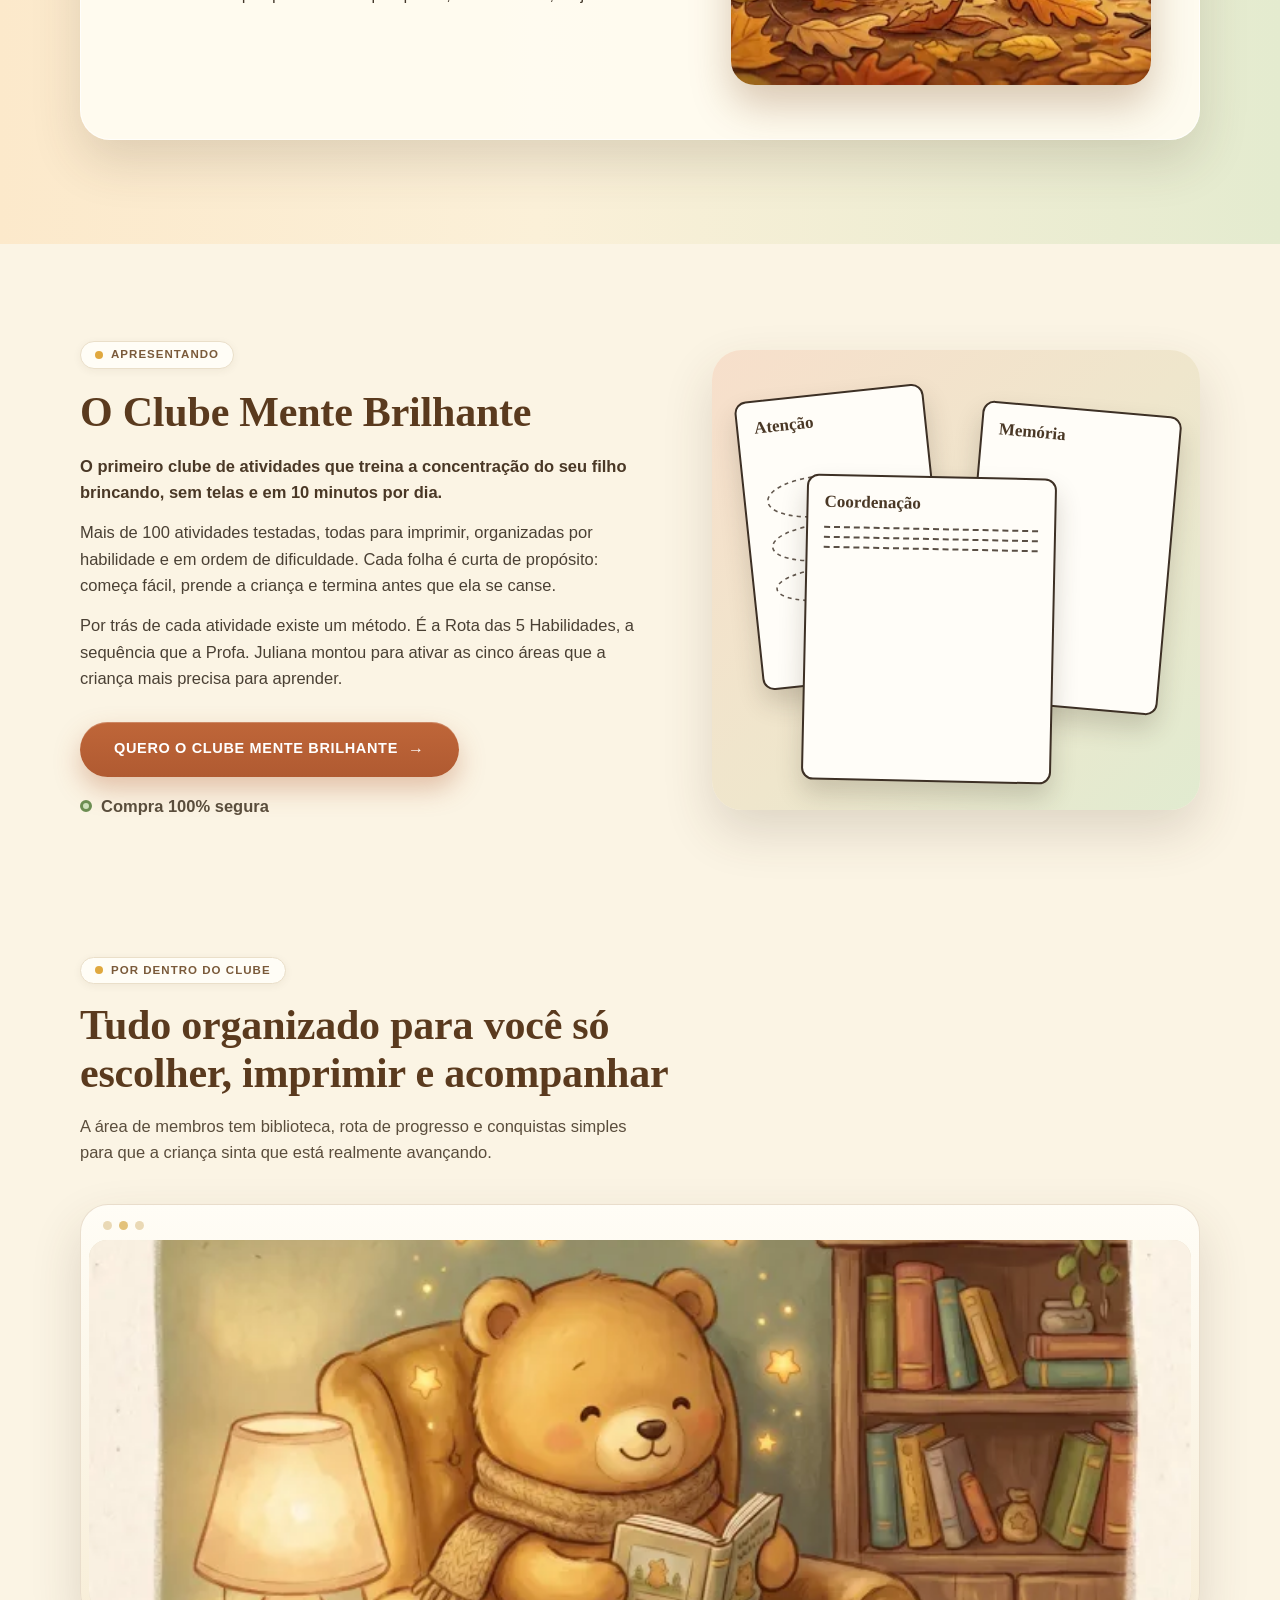
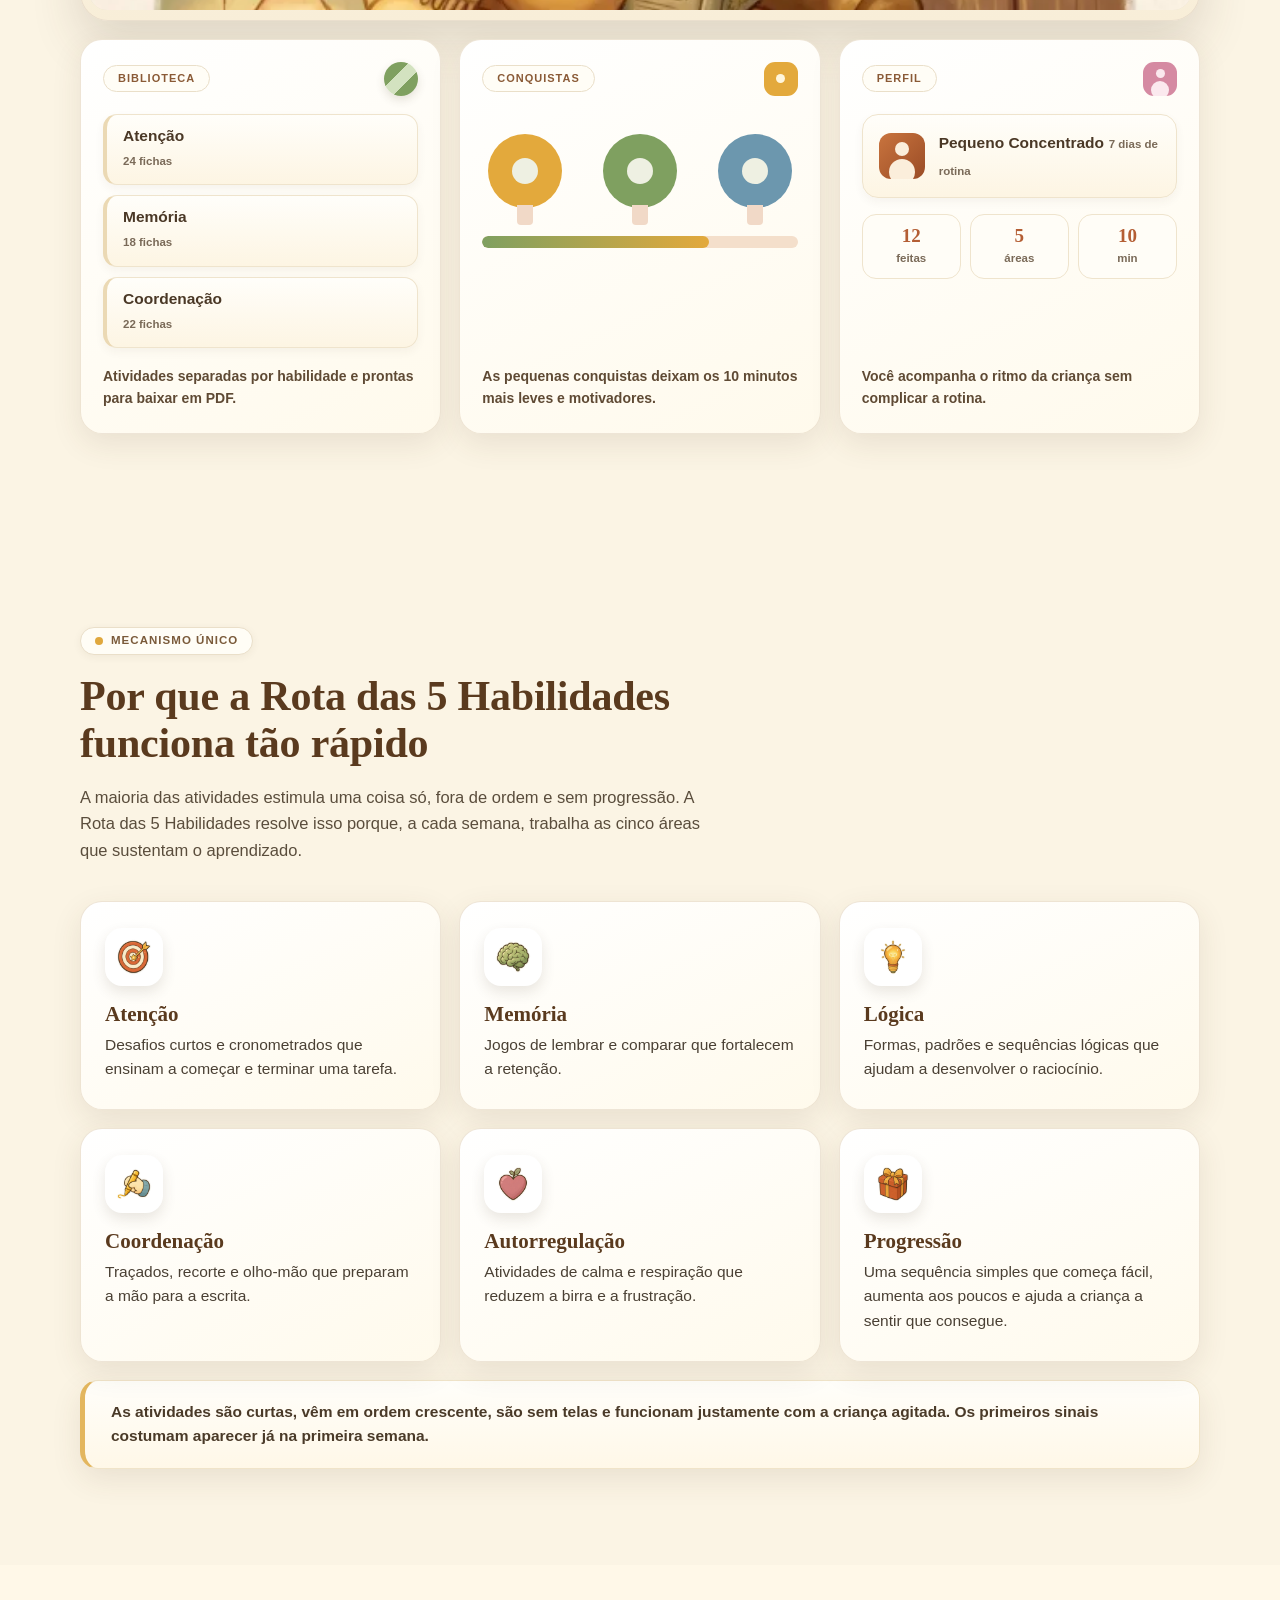
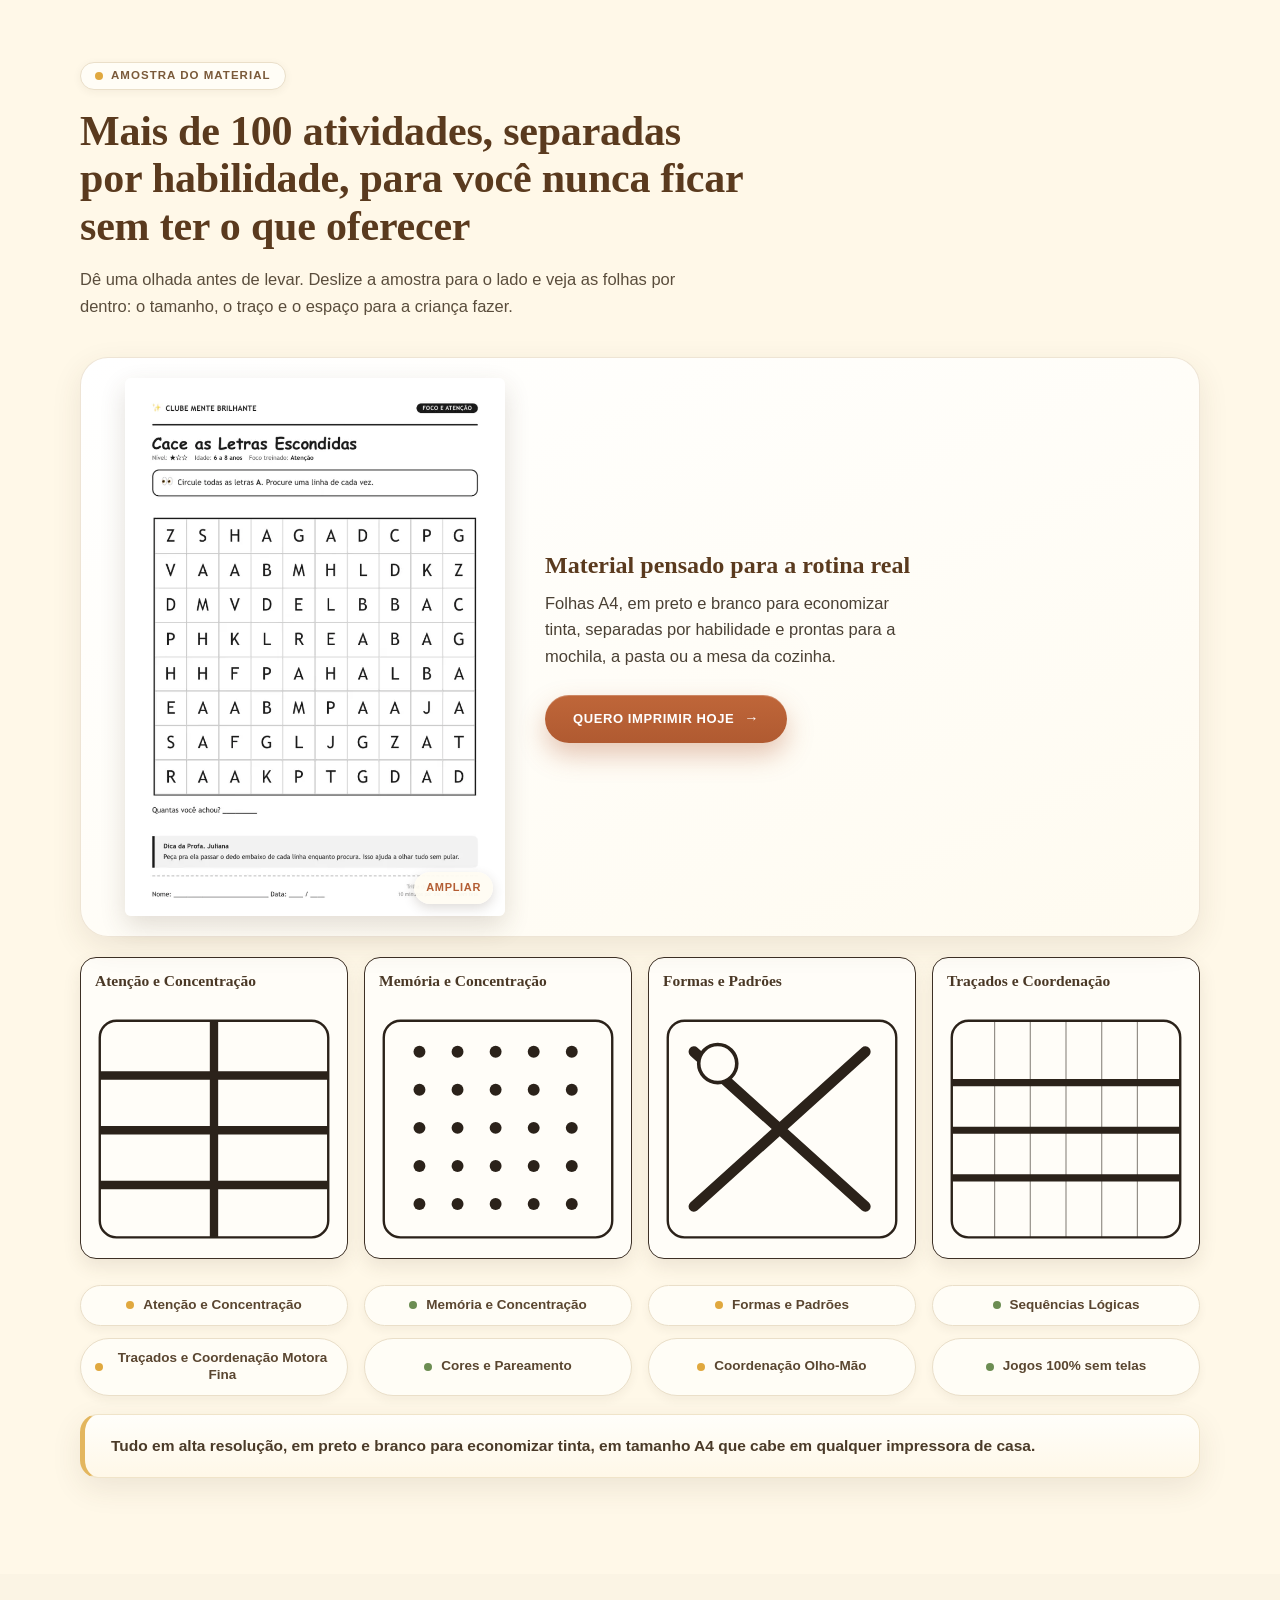
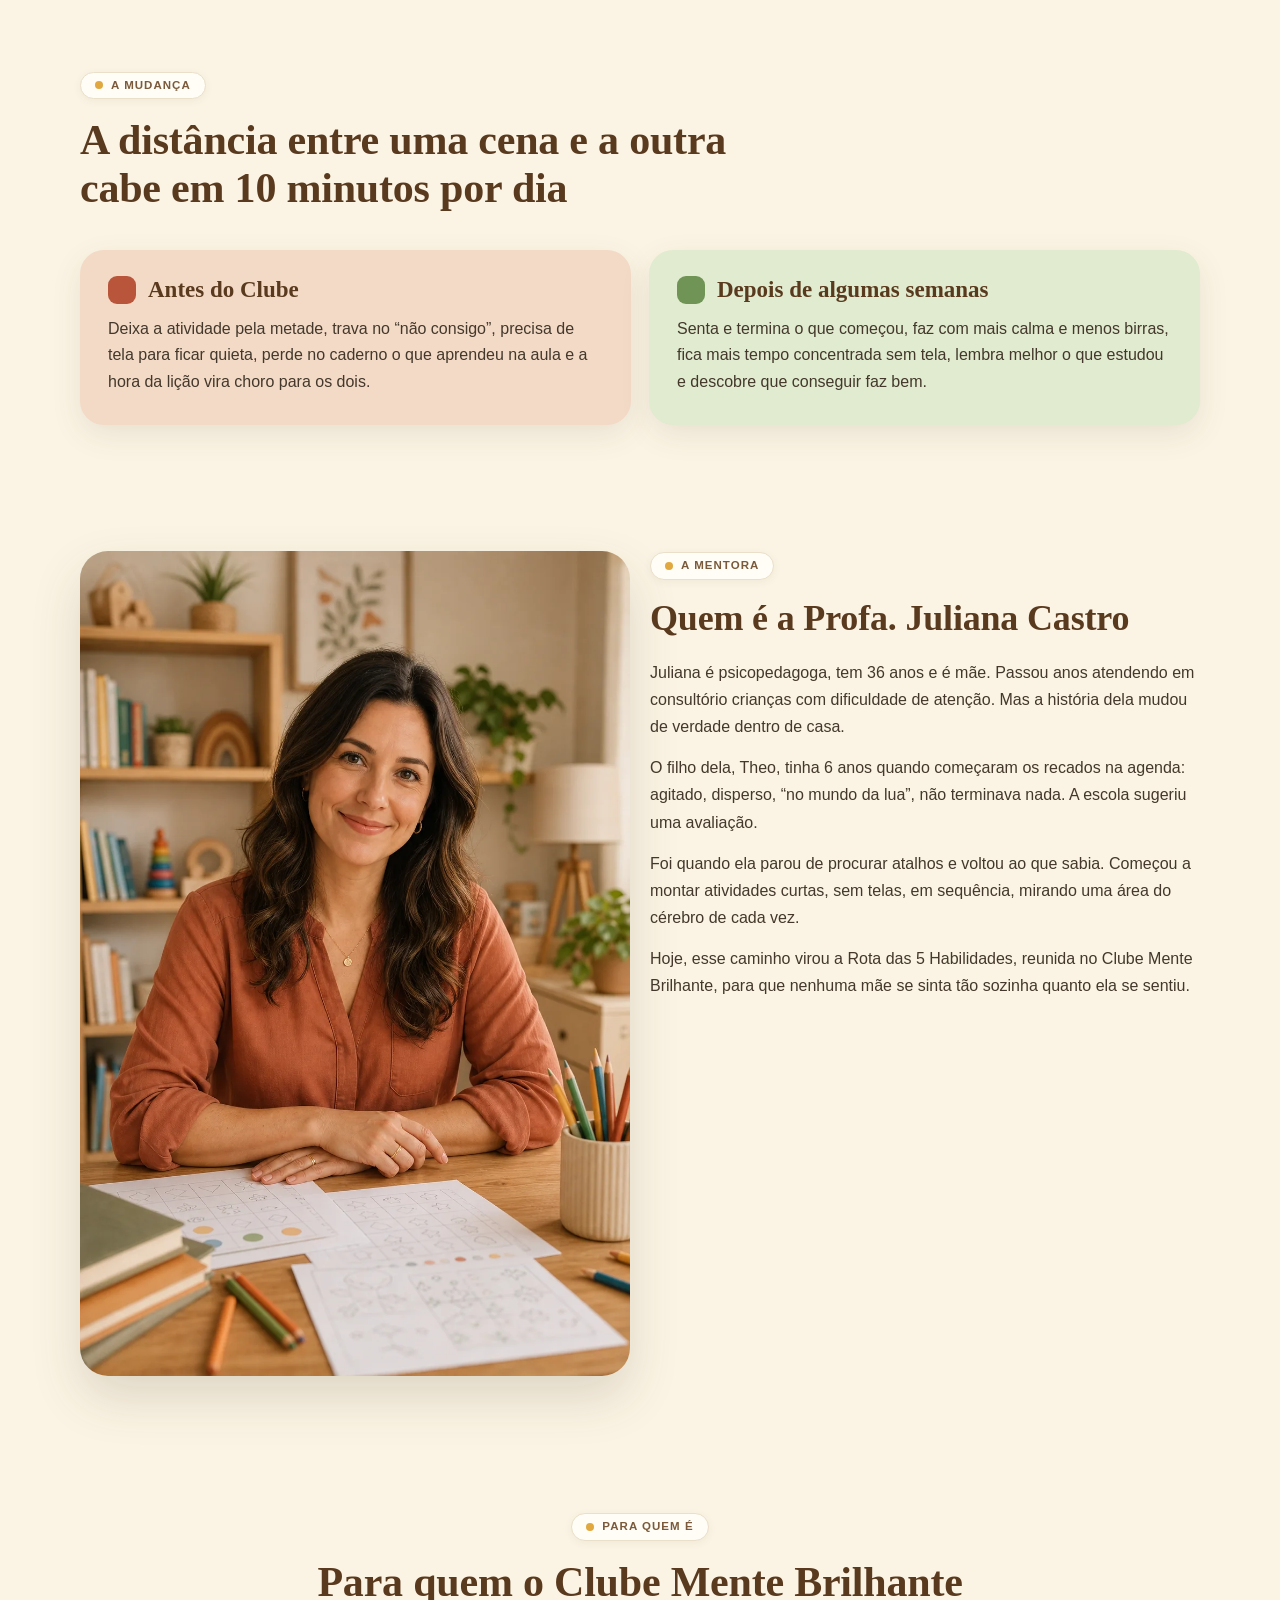
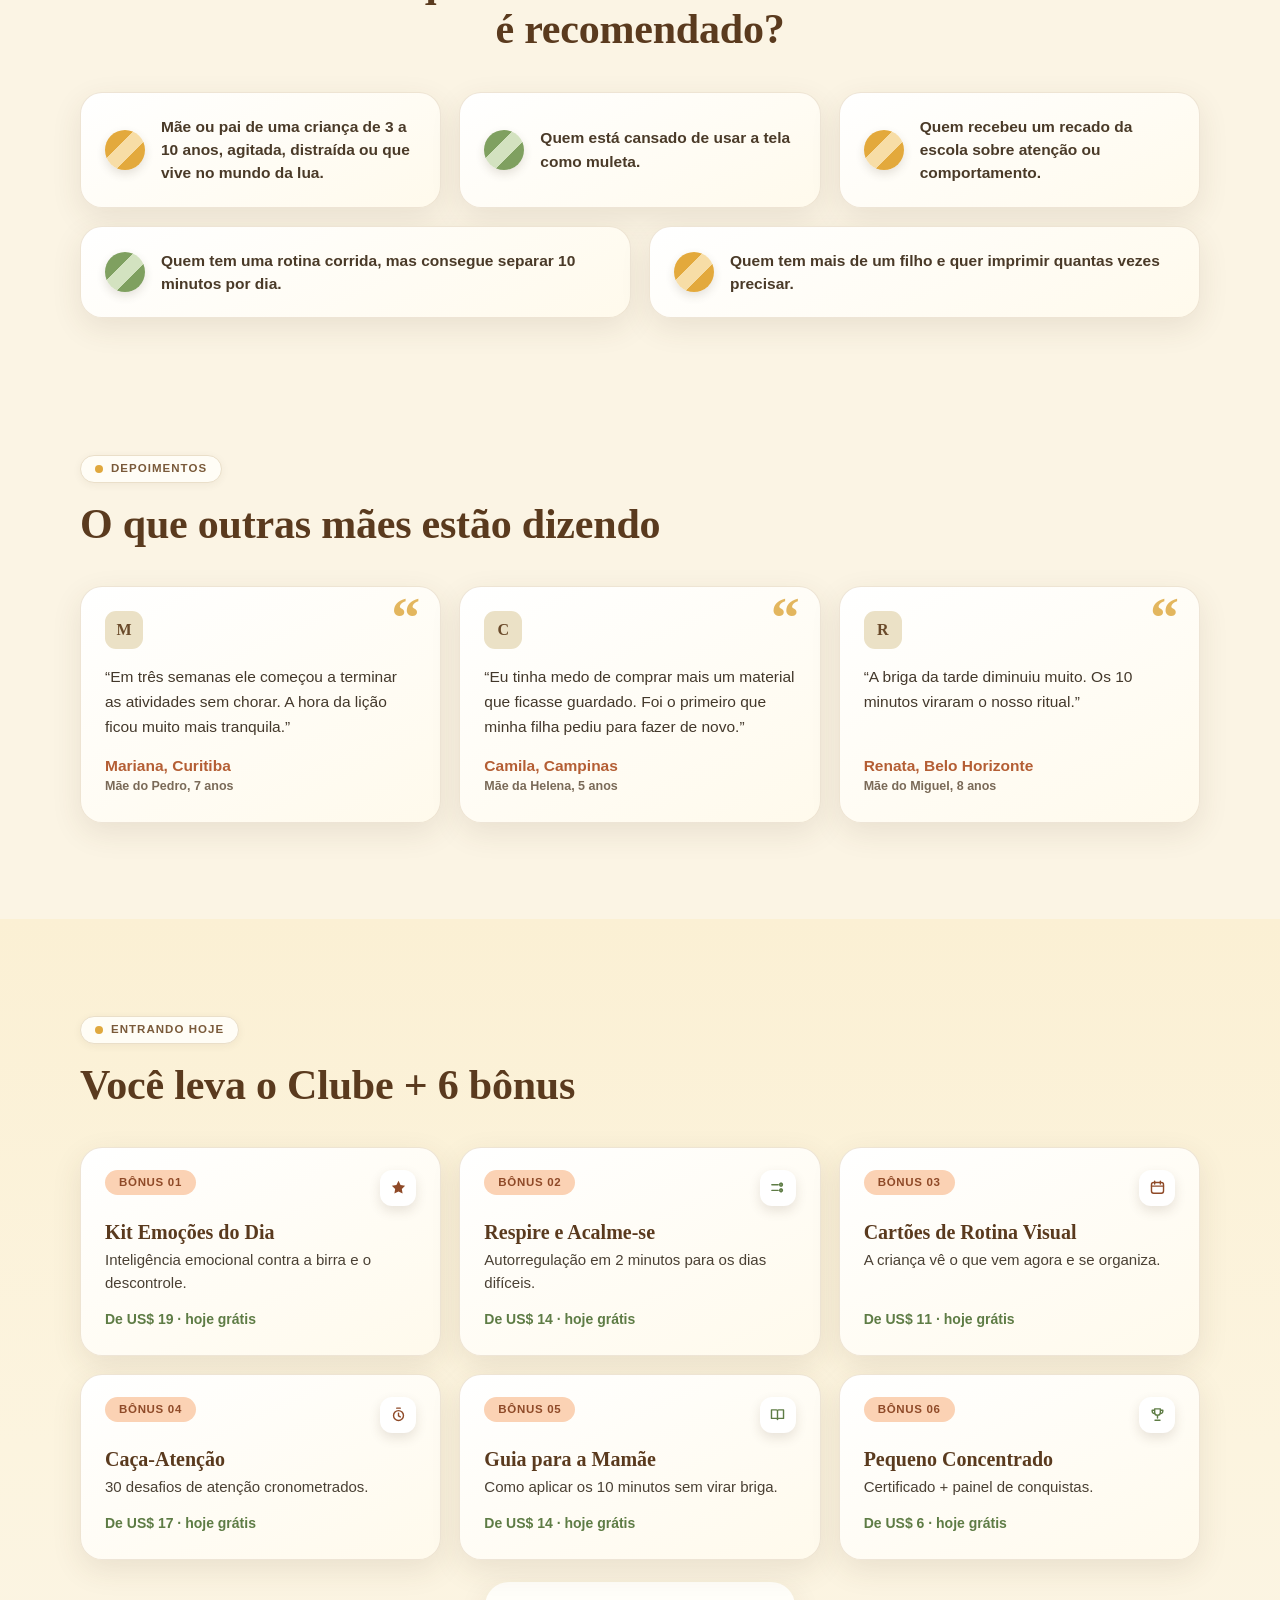
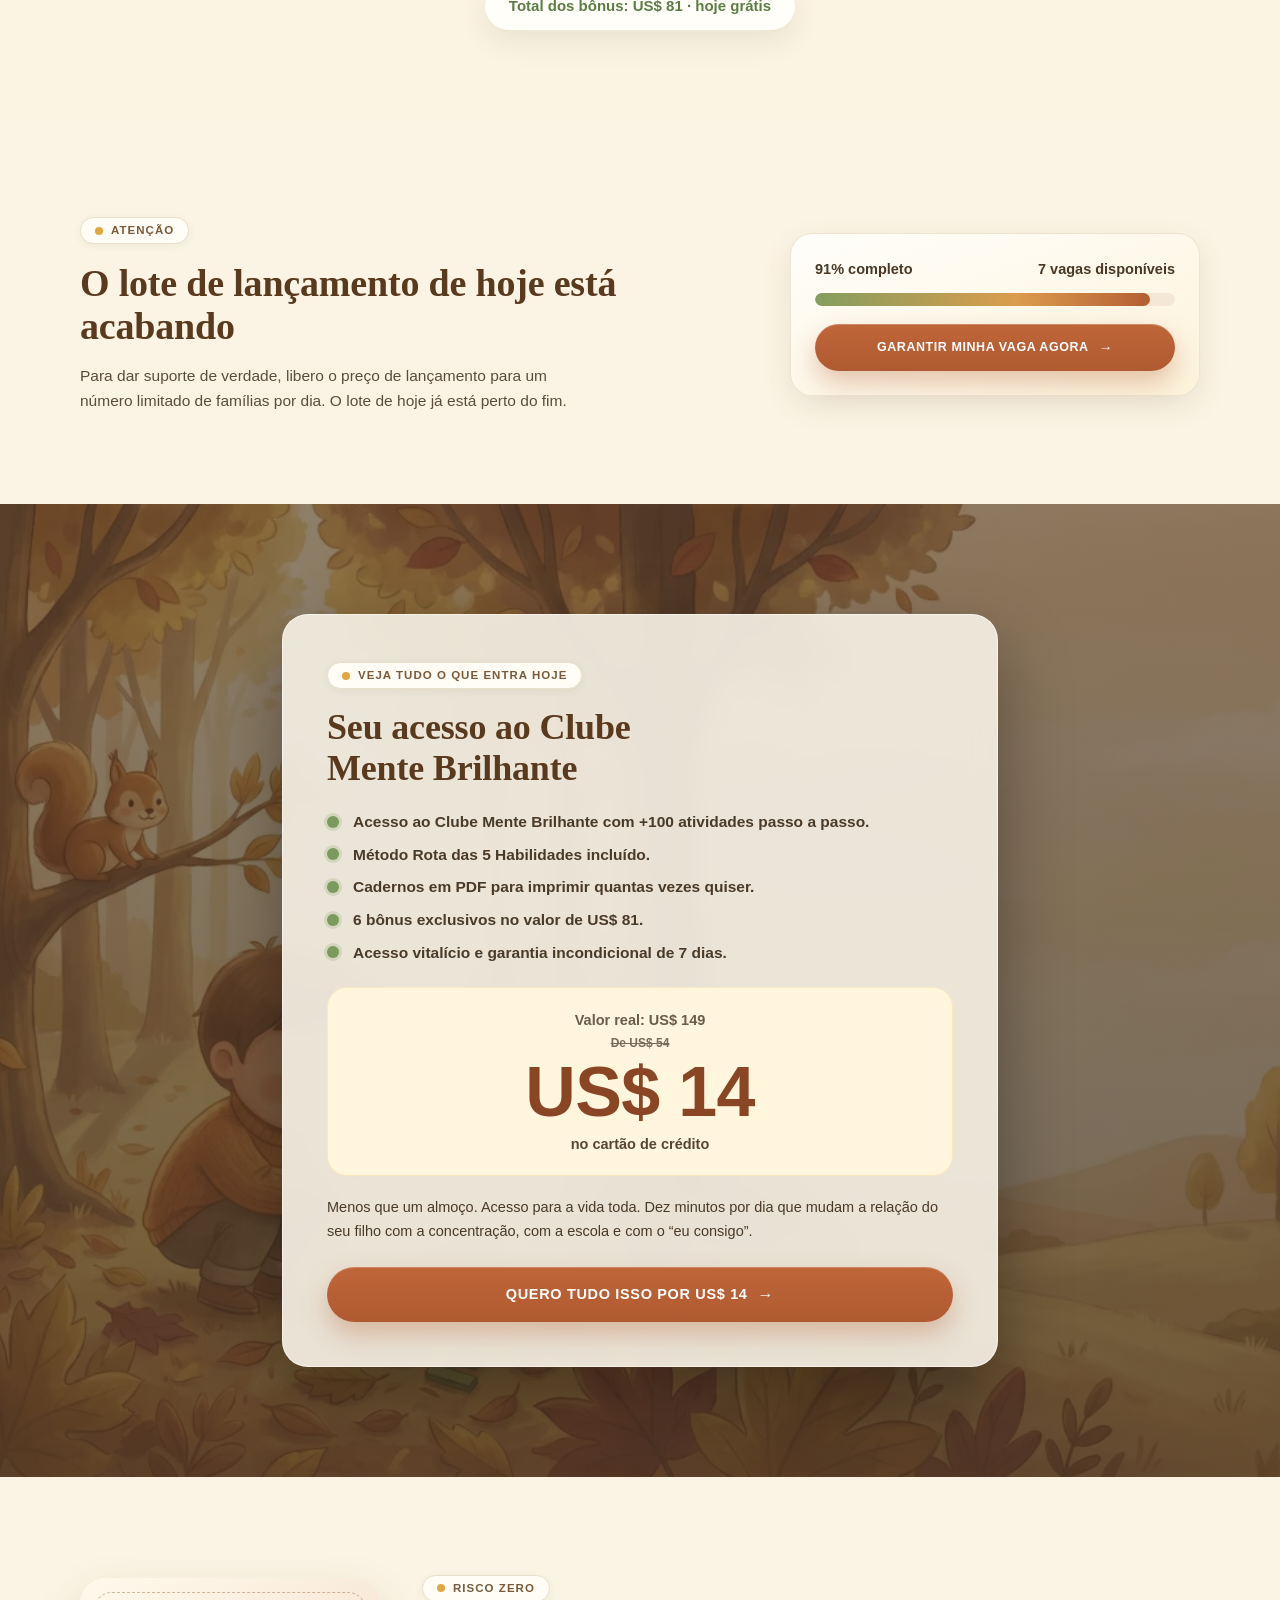
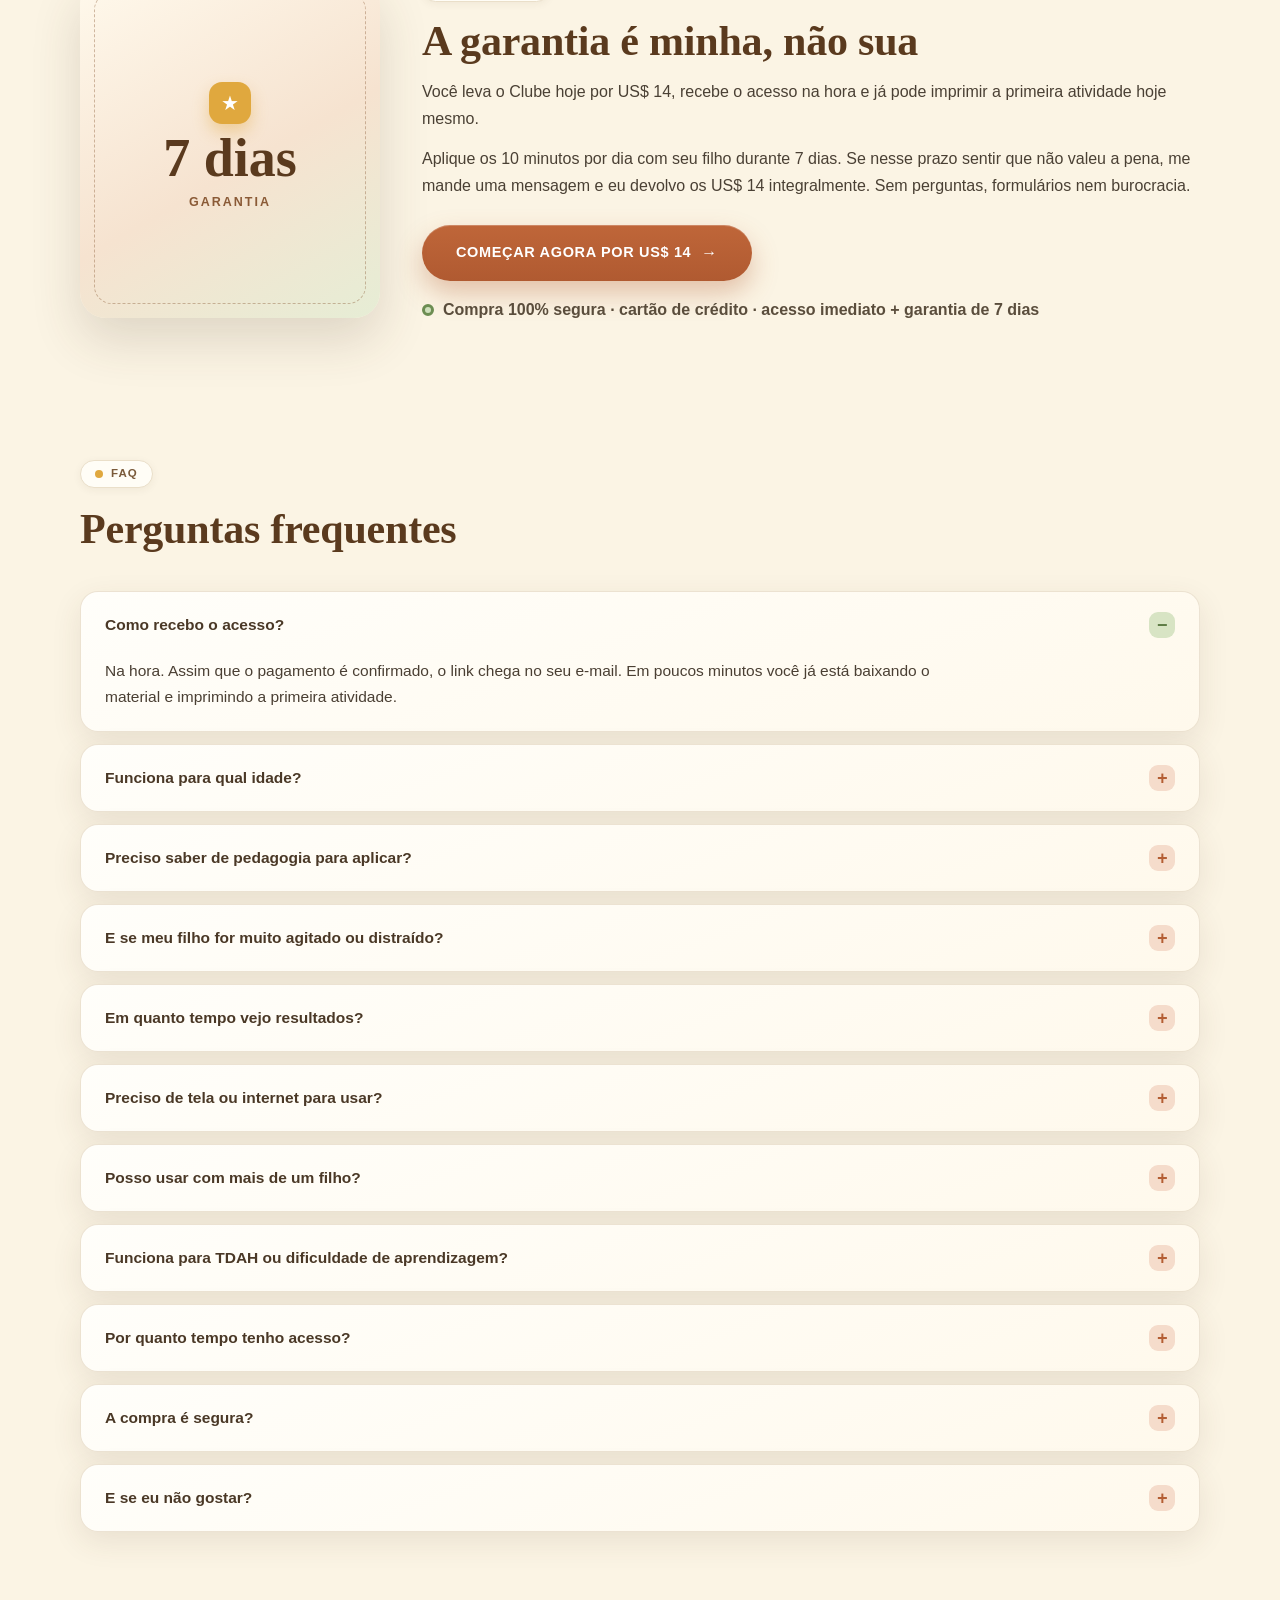
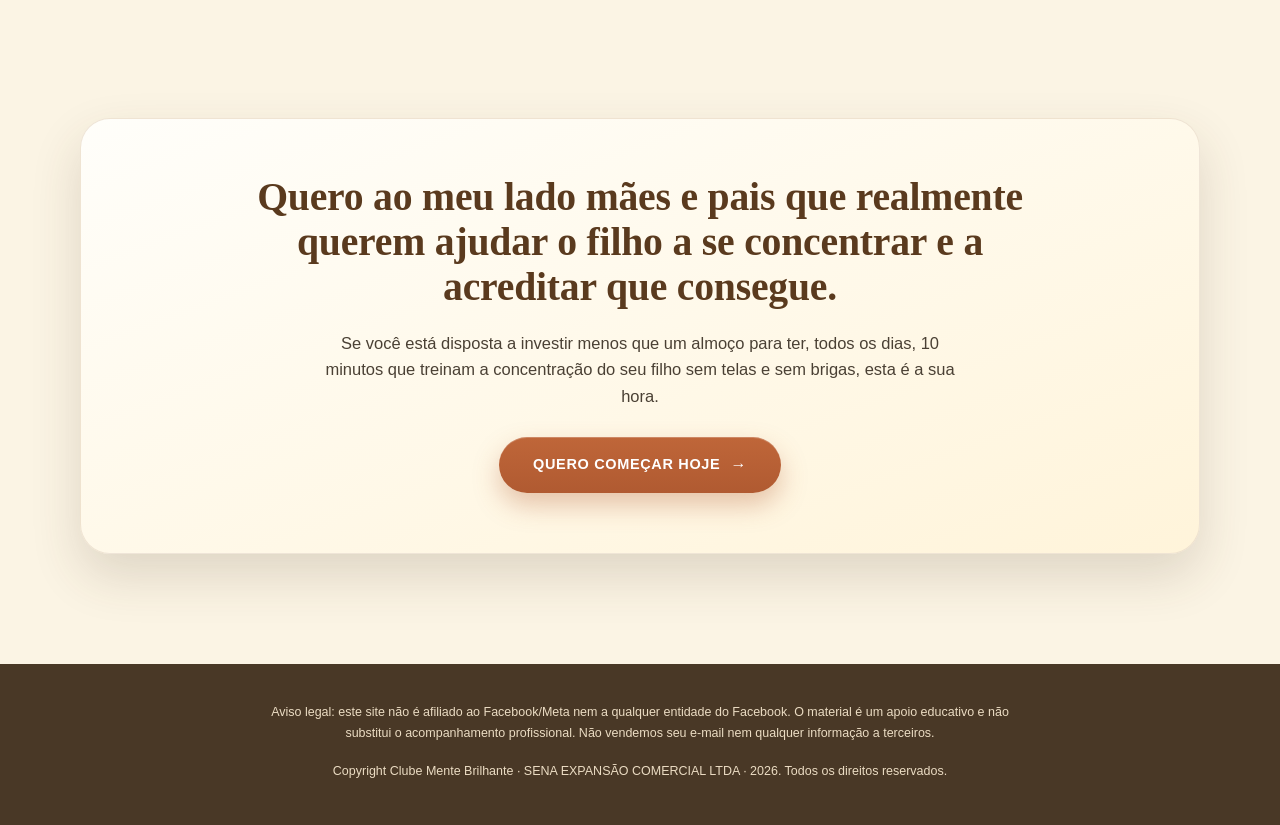
<file: brilliant-minds/br/lp-orig/index.html>
<!DOCTYPE html>
<html lang="pt-BR">
<head>
<meta charset="utf-8">
<meta name="viewport" content="width=device-width, initial-scale=1">
<title>Clube Mente Brilhante · 10 minutos por dia para seu filho se concentrar, sem telas</title>
<meta name="description" content="Mais de 100 atividades para imprimir que treinam a concentração do seu filho brincando, sem telas e em 10 minutos por dia. Acesso imediato e garantia de 7 dias.">
<meta name="theme-color" content="#FBF4E4">
<meta property="og:type" content="website">
<meta property="og:title" content="Clube Mente Brilhante · 10 minutos por dia, sem telas">
<meta property="og:description" content="Seu filho volta a se concentrar, termina a lição sem choro e aprende brincando.">
<meta property="og:image" content="https://senacomercial.com/brilliant-minds/br/lp-orig/assets/hero-clube-mente-brilhante.webp">
<link rel="icon" type="image/png" href="/brilliant-minds/br/lp-orig/favicon.png">
<link rel="apple-touch-icon" href="/brilliant-minds/br/lp-orig/assets/apple-touch-icon.png">
<link rel="preload" as="image" href="/brilliant-minds/br/lp-orig/assets/hero-clube-mente-brilhante.webp" type="image/webp">

<style>
:root{
  --bg:#FBF4E4; --bg-soft:#FFF8E8; --ink:#5A3A1E; --ink-dark:#4A3826;
  --text:#4A4034; --muted:#6B5B49;
  --terra:#B45E34; --terra-dark:#9A4C26; --green:#6C8D52; --green-soft:#E3EBD3;
  --amber:#E0A83E; --peach:#F3D9C5; --line:#E8DCCA; --paper:#FFFDF6;
  --shadow:0 10px 30px rgba(74,56,38,.10); --shadow-lg:0 22px 50px rgba(74,56,38,.16);
  --serif:Georgia,"Times New Roman",serif;
  --sans:"Trebuchet MS","Segoe UI","Helvetica Neue",Arial,sans-serif;
}
*{box-sizing:border-box;margin:0;padding:0}
html{scroll-behavior:smooth;-webkit-text-size-adjust:100%}
body{background:var(--bg);color:var(--text);font-family:var(--sans);font-size:17px;line-height:1.6;overflow-x:hidden}
img,video,svg{display:block;max-width:100%}
img{height:auto}
a{color:inherit;text-decoration:none}
button{font:inherit;color:inherit;cursor:pointer;border:0;background:none}
:focus-visible{outline:3px solid var(--amber);outline-offset:3px;border-radius:8px}
section[id],header[id]{scroll-margin-top:84px}
.container{width:min(1120px,calc(100% - 40px));margin-inline:auto}

/* ---------- tipografia ---------- */
h1,h2,h3{font-family:var(--serif);color:var(--ink);font-weight:700}
h1{font-size:clamp(33px,4.1vw,50px);line-height:1.08;letter-spacing:-.01em}
h2{font-size:clamp(29px,3.3vw,42px);line-height:1.13;letter-spacing:-.005em}
h3{font-size:21px;line-height:1.2}
p+p{margin-top:14px}
.lead{font-weight:700;color:var(--ink-dark);font-size:18px;line-height:1.55}

.badge{display:inline-flex;align-items:center;gap:8px;padding:7px 14px;border-radius:999px;background:var(--paper);border:1px solid #EADFC9;box-shadow:0 2px 8px rgba(74,56,38,.06);
  font-size:11.5px;font-weight:800;letter-spacing:.09em;text-transform:uppercase;color:#7A5A3A;line-height:1}
.badge::before{content:"";width:8px;height:8px;border-radius:50%;background:var(--amber);flex:none}

.sec{padding:96px 0}
.sec-head{margin-bottom:38px}
.sec-head .badge{margin-bottom:18px}
.sec-head.center{text-align:center}
.sec-head p{margin-top:16px;max-width:640px;font-size:16.5px;color:#5a4d3c}
.sec-head.center p{margin-inline:auto}
.sec-head h2{max-width:16em}
.sec-head.center h2{margin-inline:auto}

/* ---------- botões ---------- */
.btn{display:inline-flex;align-items:center;gap:10px;padding:19px 34px;border-radius:999px;background:linear-gradient(180deg,#BF6639,#B05A31);color:#fff;
  font-weight:800;font-size:14.5px;letter-spacing:.045em;text-transform:uppercase;line-height:1.1;
  box-shadow:0 12px 26px rgba(180,94,52,.34),inset 0 1px 0 rgba(255,255,255,.22);transition:transform .2s,box-shadow .2s,filter .2s}
.btn:hover{transform:translateY(-2px);box-shadow:0 16px 30px rgba(180,94,52,.42),inset 0 1px 0 rgba(255,255,255,.22);filter:brightness(1.04)}
.btn:active{transform:translateY(0)}
.btn .arr{transition:transform .2s;font-size:1.1em}
.btn:hover .arr{transform:translateX(4px)}
.btn.full{display:flex;justify-content:center;width:100%}
.trust{display:flex;align-items:center;gap:9px;margin-top:16px;font-size:13px;font-weight:700;color:#5a4d3c}
.ring{width:12px;height:12px;border-radius:50%;border:3px solid var(--green);background:#CFE0BC;flex:none}

/* ---------- cartões ---------- */
.card{position:relative;background:linear-gradient(155deg,#FFFFFF 0%,#FFFAEC 100%);border:1px solid rgba(232,220,202,.75);border-radius:22px;box-shadow:var(--shadow)}
.ico{--c:#7FA060;--cl:#D3DFC3;width:40px;height:40px;border-radius:50%;flex:none;
  background:linear-gradient(135deg,var(--c) 0 37%,var(--cl) 37% 63%,var(--c) 63% 100%);box-shadow:0 4px 10px rgba(74,56,38,.14)}
.ico.green{--c:#7FA060;--cl:#D3E2C0}.ico.amber{--c:#E3A93C;--cl:#F7DDA6}.ico.blue{--c:#6C97AE;--cl:#C6DAE5}
.ico.pink{--c:#D58AA2;--cl:#F2CCD7}.ico.terra{--c:#B8553A;--cl:#EBB9A6}

/* revelar ao rolar */
.rv{opacity:0;transform:translateY(22px);transition:opacity .7s ease,transform .7s ease;transition-delay:var(--d,0s)}
.rv.in{opacity:1;transform:none}

/* ---------- nav ---------- */
.nav{position:sticky;top:0;z-index:50;background:rgba(253,249,238,.92);backdrop-filter:blur(10px);-webkit-backdrop-filter:blur(10px);border-bottom:1px solid rgba(232,220,202,.7);transition:box-shadow .25s}
.nav.scrolled{box-shadow:0 6px 22px rgba(74,56,38,.10)}
.nav__in{display:flex;align-items:center;justify-content:space-between;height:72px}
.brand{display:flex;align-items:center;gap:12px;font-weight:800;color:#7A4A2A;font-size:17px}
.brand img{width:40px;height:40px;border-radius:11px;box-shadow:0 4px 10px rgba(180,94,52,.3)}
.nav__links{display:flex;align-items:center;gap:26px;font-size:14.5px;font-weight:700;color:#7A5A3A}
.nav__links a:not(.pill):hover{color:var(--terra)}
.pill{padding:10px 20px;border-radius:999px;background:var(--terra);color:#fff;box-shadow:0 6px 14px rgba(180,94,52,.3);transition:filter .2s,transform .2s}
.pill:hover{filter:brightness(1.07);transform:translateY(-1px)}

/* ---------- hero ---------- */
.hero{position:relative;isolation:isolate;min-height:clamp(640px,50vw,860px);display:flex;align-items:center;background:#FBF3E3;overflow:hidden}
.hero__img{position:absolute;inset:0;width:100%;height:100%;object-fit:cover;object-position:72% 50%;z-index:-2;opacity:.9}
.hero::before{content:"";position:absolute;inset:0;z-index:-1;
  background:linear-gradient(90deg,rgba(251,243,227,.97) 0%,rgba(251,243,227,.92) 26%,rgba(251,243,227,.55) 46%,rgba(251,243,227,0) 66%)}
.hero::after{content:"";position:absolute;left:0;right:0;bottom:0;height:90px;z-index:-1;background:linear-gradient(180deg,rgba(251,244,228,0),rgba(251,244,228,.55))}
.hero__copy{max-width:630px;padding:84px 0 92px}
.hero__copy .badge{margin-bottom:26px}
.hero__copy h1{margin-bottom:22px}
.hero__copy .lead{margin-bottom:14px}
.hero__copy p:not(.lead):not(.trust){font-size:16.5px;color:#4d4234;margin-bottom:30px;max-width:560px}

/* ---------- lo que cambia ---------- */
.cambia{position:relative;padding:104px 0 96px}
.cambia::before{content:"";position:absolute;left:-12%;top:12%;width:46%;height:60%;background:radial-gradient(closest-side,rgba(240,205,130,.28),rgba(240,205,130,0));pointer-events:none}
.grid3{display:grid;grid-template-columns:repeat(3,1fr);gap:18px}
.feat{padding:24px 24px 26px;display:flex;flex-direction:column;gap:12px}
.feat .ico{width:38px;height:38px}
.feat p{font-size:15px;line-height:1.52;font-weight:700;color:#4a3a28}
.bear{grid-column:span 2;display:flex;align-items:center;justify-content:center}
.bear img{width:min(100%,450px);height:auto;opacity:.88}
.gallery{display:grid;grid-template-columns:1.55fr 1fr;grid-template-rows:1fr 1fr;gap:18px;margin-top:34px;height:548px}
.gal{position:relative;border-radius:26px;overflow:hidden;box-shadow:var(--shadow-lg);background:#EFE3CB}
.gal.big{grid-row:span 2}
.gal img{width:100%;height:100%;object-fit:cover;transition:transform .8s ease}
.gal:hover img{transform:scale(1.04)}
.gal figcaption{position:absolute;left:14px;right:14px;bottom:14px;padding:13px 18px;border-radius:16px;background:rgba(255,252,243,.94);backdrop-filter:blur(6px);box-shadow:0 8px 20px rgba(74,56,38,.14)}
.gal figcaption b{display:block;font-size:14.5px;color:var(--ink-dark);line-height:1.3}
.gal figcaption span{display:block;font-size:12.5px;color:#7a6a58;line-height:1.4;margin-top:2px}

/* ---------- puente emocional ---------- */
.puente{padding:104px 0;background:linear-gradient(90deg,#FCE9CB 0%,#FBF0D8 42%,#E4EBCF 100%)}
.puente__card{display:grid;grid-template-columns:1fr 420px;gap:48px;align-items:center;padding:54px 48px 54px 46px;border-radius:30px;background:rgba(255,252,242,.93);box-shadow:var(--shadow-lg);border:1px solid rgba(255,255,255,.7)}
.puente__card .badge{margin-bottom:20px}
.puente__card h2{font-size:clamp(28px,3vw,38px);margin-bottom:22px}
.puente__card p{font-size:16px;line-height:1.7;color:#43382b}
.puente__img{border-radius:24px;overflow:hidden;aspect-ratio:7/12;box-shadow:0 20px 40px rgba(120,70,20,.28)}
.puente__img img{width:100%;height:100%;object-fit:cover;object-position:38% 50%}

/* ---------- te presento ---------- */
.presento{display:grid;grid-template-columns:1.15fr 1fr;gap:70px;align-items:center}
.presento .badge{margin-bottom:20px}
.presento h2{margin-bottom:18px}
.presento p{font-size:16.5px}
.presento .btn{margin-top:30px}
.sheets{position:relative;height:460px;border-radius:30px;background:linear-gradient(135deg,#F7DFCB 0%,#EFE6CC 52%,#E1EBD0 100%);box-shadow:var(--shadow-lg);overflow:hidden}
.sheet{position:absolute;background:#FFFDF8;border:2px solid #3D3025;border-radius:12px;padding:16px 16px;box-shadow:0 14px 26px rgba(61,48,37,.2)}
.sheet b{font:700 17px var(--serif);color:var(--ink-dark);display:block}
.sheet.s1{left:36px;top:42px;width:190px;height:290px;transform:rotate(-6deg)}
.sheet.s2{right:30px;top:58px;width:200px;height:300px;transform:rotate(5deg)}
.sheet.s3{left:92px;top:126px;width:250px;height:306px;transform:rotate(1.2deg);z-index:2}
.sheet.s3 i{display:block;height:0;border-top:2px dashed #3D3025;margin-top:8px;opacity:.85}
.sheet.s3 i:first-of-type{margin-top:14px}
.sheet.s1 svg{position:absolute;left:12px;top:60px;width:170px;opacity:.8}
.presento .panel{transition:transform .5s}
.presento .panel:hover .s1{transform:rotate(-9deg) translateX(-6px)}
.presento .panel:hover .s2{transform:rotate(8deg) translateX(6px)}
.sheet{transition:transform .5s ease}

/* ---------- por dentro del club ---------- */
.dentro .sec-head p{max-width:560px}
.frame{border-radius:28px;padding:8px 8px 10px;background:linear-gradient(180deg,#FFFDF6,#F8EED8);border:1px solid rgba(232,220,202,.9);box-shadow:var(--shadow-lg)}
.frame__bar{display:flex;gap:7px;padding:8px 14px 10px}
.frame__bar i{width:9px;height:9px;border-radius:50%;background:#EAD9B5}
.frame__bar i:nth-child(2){background:#E3C27A}
.frame__view{position:relative;height:370px;border-radius:18px;overflow:hidden;background:#E9E1CB;cursor:pointer}
.frame__view video{position:absolute;inset:0;width:100%;height:100%;object-fit:cover;object-position:50% 38%}
.frame__play{position:absolute;right:14px;bottom:14px;width:40px;height:40px;border-radius:50%;background:rgba(255,252,243,.9);box-shadow:0 6px 14px rgba(74,56,38,.2);display:grid;place-items:center;opacity:0;transition:opacity .25s}
.frame__view:hover .frame__play,.frame__view:focus-visible .frame__play{opacity:1}
.mini{padding:22px 22px 24px;display:flex;flex-direction:column;min-height:330px}
.mini__top{display:flex;align-items:center;justify-content:space-between;margin-bottom:18px}
.tag{display:inline-block;padding:7px 14px;border-radius:999px;background:var(--paper);border:1px solid #EADFC9;font-size:11px;font-weight:800;letter-spacing:.09em;text-transform:uppercase;color:#8A5A36;line-height:1}
.mini .ico{width:34px;height:34px}
.mini__body{flex:1}
.mini p.cap{font-size:14px;line-height:1.55;font-weight:700;color:#5f4a34;margin-top:18px}
.lib{display:grid;gap:10px}
.lib div{padding:11px 16px;border-radius:14px;background:linear-gradient(180deg,#FFFEFA,#FDF5E3);border:1px solid #EFE4CD;border-left:4px solid #EBD9B4;box-shadow:0 4px 10px rgba(74,56,38,.05)}
.lib b{display:block;font-size:15.5px;color:var(--ink-dark);line-height:1.3}
.lib small{font-size:11.5px;font-weight:700;color:#7A6A58}
.medals{display:flex;justify-content:space-between;padding:6px 6px 0}
.medal{position:relative;width:74px;height:74px;border-radius:50%;margin-bottom:22px}
.medal::before{content:"";position:absolute;inset:0;margin:auto;width:26px;height:26px;border-radius:50%;background:#EEF0E2}
.medal::after{content:"";position:absolute;left:50%;bottom:-17px;width:16px;height:20px;margin-left:-8px;background:#F1D9C7;border-radius:0 0 4px 4px}
.medal.a{background:#E3A93C}.medal.b{background:#7FA060}.medal.c{background:#6C97AE}
.bar{height:12px;border-radius:99px;background:#F4DFCB;overflow:hidden}
.bar>span{display:block;height:100%;border-radius:99px;background:linear-gradient(90deg,#7FA060,#E3A93C)}
.profile{display:flex;align-items:center;gap:14px;padding:14px 16px;border-radius:16px;background:linear-gradient(180deg,#FFFEFA,#FDF5E3);border:1px solid #EFE4CD;box-shadow:0 4px 10px rgba(74,56,38,.05)}
.avatar{width:46px;height:46px;border-radius:12px;background:linear-gradient(135deg,#C9743E,#9A4C26);flex:none;position:relative;overflow:hidden}
.avatar::before{content:"";position:absolute;left:50%;top:9px;width:14px;height:14px;margin-left:-7px;border-radius:50%;background:#FBEEDB}
.avatar::after{content:"";position:absolute;left:50%;top:26px;width:26px;height:26px;margin-left:-13px;border-radius:50%;background:#FBEEDB}
.profile b{font-size:15.5px;color:var(--ink-dark);line-height:1.3}
.profile small{font-size:11.5px;font-weight:700;color:#7A6A58}
.stats{display:grid;grid-template-columns:repeat(3,1fr);gap:9px;margin-top:16px}
.stats div{padding:10px 4px;border-radius:14px;border:1px solid #EFE4CD;background:#FFFDF7;text-align:center;line-height:1.2}
.stats b{display:block;font:700 19px var(--serif);color:var(--terra)}
.stats span{font-size:11.5px;font-weight:700;color:#7A6A58}
.ico-sq{width:34px;height:34px;border-radius:11px;flex:none;position:relative}
.ico-sq.amber{background:#E3A93C}.ico-sq.pink{background:#D58AA2;overflow:hidden}
.ico-sq.amber::after{content:"";position:absolute;inset:0;margin:auto;width:9px;height:9px;border-radius:50%;background:#FFF6DC}
.ico-sq.pink::before{content:"";position:absolute;left:50%;top:7px;width:9px;height:9px;margin-left:-4.5px;border-radius:50%;background:#FBE9EE}
.ico-sq.pink::after{content:"";position:absolute;left:50%;top:19px;width:18px;height:18px;margin-left:-9px;border-radius:50%;background:#FBE9EE}

/* ---------- mecanismo ---------- */
.skill{padding:26px 24px 28px;min-height:196px}
.skill__ic{width:58px;height:58px;border-radius:17px;background:#fff;box-shadow:0 6px 14px rgba(74,56,38,.12);display:grid;place-items:center;margin-bottom:16px;overflow:hidden}
.skill__ic img{width:40px;height:40px;object-fit:contain}
.skill h3{margin-bottom:6px}
.skill p{font-size:15.5px;line-height:1.55}
.callout{margin-top:18px;padding:19px 26px;border-radius:18px;background:linear-gradient(180deg,#FFFEFA,#FFF8E8);border:1px solid #F0E4C9;border-left:5px solid #E3B65E;box-shadow:var(--shadow);font-size:15.5px;font-weight:700;color:#4a3a28;line-height:1.6}

/* ---------- muestra ---------- */
.muestra{background:var(--bg-soft)}
.sample{display:grid;grid-template-columns:380px 1fr;gap:40px;align-items:center;padding:20px 54px 20px 44px;border-radius:28px;background:linear-gradient(155deg,#FFFFFF,#FFFBF0)}
.sample__img{position:relative;display:block;border-radius:6px;cursor:zoom-in;transition:transform .4s}
.sample__img:hover{transform:translateY(-4px) rotate(-.6deg)}
.sample__img img{width:100%;border-radius:6px;box-shadow:0 10px 26px rgba(74,56,38,.16)}
.sample__img span{position:absolute;right:12px;bottom:12px;padding:7px 12px;border-radius:99px;background:rgba(255,252,243,.94);font-size:11px;font-weight:800;letter-spacing:.06em;text-transform:uppercase;color:var(--terra);box-shadow:0 4px 12px rgba(74,56,38,.18)}
.sample h3{font-size:24px;margin-bottom:10px}
.sample p{font-size:16.5px;max-width:360px}
.sample .btn{margin-top:26px;font-size:13px;padding:16px 28px}
.sheetrow{display:grid;grid-template-columns:repeat(4,1fr);gap:16px;margin-top:20px}
.sh{background:#FFFDF8;border:1.5px solid #3D3025;border-radius:16px;padding:14px 14px 16px;box-shadow:0 8px 18px rgba(74,56,38,.10)}
.sh b{font:700 15.5px/1.2 var(--serif);color:var(--ink-dark);display:block;min-height:36px}
.sh svg{width:100%;height:auto;margin-top:8px}
.tags{display:grid;grid-template-columns:repeat(4,1fr);gap:12px 16px;margin-top:26px}
.tags span{display:flex;align-items:center;justify-content:center;gap:9px;padding:11px 14px;border-radius:999px;background:var(--paper);border:1px solid #EADFC9;box-shadow:0 4px 10px rgba(74,56,38,.06);font-size:13.5px;font-weight:700;color:#5a4630;text-align:center;line-height:1.25}
.tags span::before{content:"";width:8px;height:8px;border-radius:50%;background:var(--amber);flex:none}
.tags span:nth-child(even)::before{background:var(--green)}
.tags span:nth-child(n+5):nth-child(odd)::before{background:var(--amber)}

/* ---------- el cambio ---------- */
.versus{display:grid;grid-template-columns:1fr 1fr;gap:18px}
.vs{padding:26px 28px 30px;border-radius:24px;box-shadow:var(--shadow)}
.vs.before{background:#F3DAC6}.vs.after{background:#E1EBCF}
.vs h3{display:flex;align-items:center;gap:12px;margin-bottom:12px;font-size:23px}
.vs h3 i{width:28px;height:28px;border-radius:9px;flex:none}
.vs.before h3 i{background:#B8553A}.vs.after h3 i{background:#6F9456}
.vs p{font-size:16px;line-height:1.65;color:#43382b}

/* ---------- mentora ---------- */
.mentora{display:grid;grid-template-columns:1fr 1fr;gap:20px;align-items:start}
.mentora__img{border-radius:28px;overflow:hidden;box-shadow:var(--shadow-lg);aspect-ratio:2/3}
.mentora__img img{width:100%;height:100%;object-fit:cover}
.mentora__txt .badge{margin-bottom:18px}
.mentora__txt h2{font-size:clamp(28px,3vw,36px);margin-bottom:20px}
.mentora__txt p{font-size:16px;line-height:1.7;color:#43382b}

/* ---------- para quién ---------- */
.who{display:grid;grid-template-columns:repeat(6,1fr);gap:18px}
.who .card{grid-column:span 2;display:flex;align-items:center;gap:16px;padding:22px 24px}
.who .card:nth-child(n+4){grid-column:span 3}
.who p{font-size:15.5px;line-height:1.5;font-weight:700;color:#4a3a28}

/* ---------- testimonios ---------- */
.quote{padding:24px 24px 26px;display:flex;flex-direction:column;overflow:hidden}
.quote::after{content:"“";position:absolute;right:20px;top:2px;font:700 58px/1 var(--serif);color:#E3B65E}
.quote .av{width:38px;height:38px;border-radius:11px;background:#EBE1C6;color:#6a4a2a;font:700 16px/38px var(--serif);text-align:center;margin-bottom:16px}
.quote p{font-size:15.5px;line-height:1.6;color:#43382b;flex:1;margin-bottom:16px}
.quote b{font-size:15.5px;color:var(--terra);display:block;line-height:1.3}
.quote small{font-size:12.5px;font-weight:700;color:#7A6A58}

/* ---------- bonos ---------- */
.bonos{background:linear-gradient(180deg,#FBF0D4 0%,#FCF4DF 65%,var(--bg) 100%)}
.bono{padding:22px 24px 24px;display:flex;flex-direction:column}
.bono .top{display:flex;align-items:flex-start;justify-content:space-between}
.bono .no{display:inline-block;padding:7px 14px;border-radius:999px;background:#FBD2B4;color:#8F4A28;font-size:11.5px;font-weight:800;letter-spacing:.06em;line-height:1}
.bono .bi{width:36px;height:36px;border-radius:12px;background:#fff;box-shadow:0 5px 12px rgba(74,56,38,.13);display:grid;place-items:center;color:#8F4A28}
.bono .bi svg{width:17px;height:17px}
.bono.g .bi{color:#5E7C45}
.bono h3{margin:14px 0 4px;font-size:20px}
.bono p{font-size:15px;line-height:1.55;flex:1}
.bono .price{margin-top:14px;font-size:14px;font-weight:800;color:#5E7C45}
.total{display:flex;justify-content:center;margin-top:22px}
.total span{padding:12px 24px;border-radius:999px;background:#FFFEF9;box-shadow:var(--shadow);font-weight:800;color:#5E7C45;font-size:15px}

/* ---------- escasez ---------- */
.escasez{display:grid;grid-template-columns:1fr 410px;gap:60px;align-items:center}
.escasez .badge{margin-bottom:18px}
.escasez h2{font-size:clamp(28px,3.1vw,38px);margin-bottom:16px}
.escasez p{font-size:15.5px;max-width:520px;color:#5a4d3c}
.stock{padding:24px 24px 24px;background:linear-gradient(160deg,#FFFEFA,#FDF3DB)}
.stock__row{display:flex;justify-content:space-between;font-size:14.5px;font-weight:800;color:var(--ink-dark);margin-bottom:12px}
.stock .bar{height:13px;margin-bottom:18px;background:#F5E7D6}
.stock .bar>span{width:0;background:linear-gradient(90deg,#849E5F,#DB9C4D 60%,#B45E34);transition:width 1.6s cubic-bezier(.2,.8,.2,1)}
.stock .btn{font-size:12.5px;padding:16px 20px}

/* ---------- oferta ---------- */
.oferta{position:relative;isolation:isolate;padding:110px 0;color:var(--ink-dark);overflow:hidden}
.oferta__bg{position:absolute;inset:0;z-index:-2;width:100%;height:100%;object-fit:cover;object-position:20% 60%}
.oferta::before{content:"";position:absolute;inset:0;z-index:-1;background:linear-gradient(180deg,rgba(74,56,38,.62),rgba(74,56,38,.78))}
.offer{width:min(716px,100%);margin-inline:auto;padding:46px 44px 44px;border-radius:26px;background:rgba(244,238,226,.93);backdrop-filter:blur(10px);-webkit-backdrop-filter:blur(10px);box-shadow:0 30px 70px rgba(0,0,0,.35);border:1px solid rgba(255,255,255,.55)}
.offer .badge{margin-bottom:18px}
.offer h2{font-size:clamp(28px,3.1vw,36px);margin-bottom:22px;max-width:11em}
.checks{list-style:none;display:grid;gap:11px;margin-bottom:24px}
.checks li{display:flex;align-items:center;gap:14px;font-size:15.5px;font-weight:700;color:#4a3a28;line-height:1.4}
.checks li::before{content:"";width:12px;height:12px;border-radius:50%;background:#7B9A5E;flex:none;box-shadow:0 0 0 3px rgba(123,154,94,.22)}
.pricebox{padding:22px 20px 20px;border-radius:20px;background:#FFF6DD;text-align:center;box-shadow:inset 0 0 0 1px rgba(224,168,62,.18)}
.pricebox .real{font-size:14.5px;font-weight:700;color:#6b5b49}
.pricebox s{display:block;font-size:12px;font-weight:700;color:#7a6a58;margin-top:2px}
.pricebox .now{display:block;font:700 clamp(52px,7vw,70px)/1.05 var(--sans);letter-spacing:-.01em;color:#8A4524;margin:2px 0 4px}
.pricebox .via{font-size:14.5px;font-weight:700;color:#5a4630}
.offer .note{margin:20px 0 24px;font-size:14.5px;line-height:1.6;color:#4a3a28}

/* ---------- garantía ---------- */
.garantia{display:grid;grid-template-columns:300px 1fr;gap:42px;align-items:center}
.seal{position:relative;height:340px;border-radius:26px;background:linear-gradient(150deg,#FFF9EC 0%,#F6E3D0 55%,#E6EDD5 100%);box-shadow:var(--shadow-lg);transform:rotate(-3deg);display:grid;place-items:center;transition:transform .5s}
.seal:hover{transform:rotate(0deg) scale(1.02)}
.seal::before{content:"";position:absolute;inset:14px;border-radius:18px;border:1.5px dashed rgba(138,90,54,.4)}
.seal__in{text-align:center;position:relative}
.seal__star{width:42px;height:42px;border-radius:13px;background:var(--amber);margin:0 auto 6px;display:grid;place-items:center;color:#fff;font-size:20px;box-shadow:0 8px 16px rgba(224,168,62,.4)}
.seal strong{display:block;font:700 54px/1.05 var(--serif);color:var(--ink)}
.seal span{font-size:12.5px;font-weight:800;letter-spacing:.16em;color:#8A5A36}
.gar .badge{margin-bottom:16px}
.gar h2{margin-bottom:14px}
.gar p{font-size:16px;line-height:1.65}
.gar .btn{margin-top:26px}

/* ---------- FAQ ---------- */
.faq{display:grid;gap:12px}
.qa{border-radius:18px;background:linear-gradient(160deg,#FFFEFA,#FFF9EC);border:1px solid rgba(232,220,202,.8);box-shadow:var(--shadow);overflow:hidden}
.qa button{display:flex;width:100%;justify-content:space-between;align-items:center;gap:16px;padding:20px 24px;text-align:left;font-size:15.5px;font-weight:800;color:var(--ink-dark);line-height:1.35}
.qa .pm{width:26px;height:26px;border-radius:9px;background:#F5DCCB;color:var(--terra);display:grid;place-items:center;flex:none;font-size:18px;line-height:1;font-weight:700;transition:background .25s,color .25s,transform .25s}
.qa .pm::before{content:"+"}
.qa.open .pm{background:#D8E4C4;color:#5E7C45}
.qa.open .pm::before{content:"−"}
.qa .ans{display:grid;grid-template-rows:0fr;transition:grid-template-rows .35s ease}
.qa.open .ans{grid-template-rows:1fr}
.qa .ans>div{overflow:hidden}
.qa .ans p{padding:0 24px 22px;font-size:15.5px;line-height:1.65;color:#4a3f33;max-width:900px}

/* ---------- cierre ---------- */
.cierre{padding:90px 0 110px}
.cierre__card{text-align:center;padding:56px 46px 60px;border-radius:30px;background:linear-gradient(160deg,#FFFEFA,#FFF4DA);box-shadow:var(--shadow-lg);border:1px solid rgba(232,220,202,.7)}
.cierre h2{max-width:20em;margin:0 auto 20px;font-size:clamp(27px,3.1vw,40px)}
.cierre p{max-width:640px;margin:0 auto 28px;font-size:16.5px}

/* ---------- footer ---------- */
.foot{background:#493826;color:#EBDCC3;padding:38px 0 42px;text-align:center;font-size:12.5px;line-height:1.75}
.foot p{max-width:780px;margin-inline:auto}
.foot p+p{margin-top:16px}

/* ---------- lightbox ---------- */
dialog.lb{border:0;background:transparent;max-width:min(92vw,720px);max-height:92vh;padding:0;overflow:visible}
dialog.lb::backdrop{background:rgba(40,28,16,.78);backdrop-filter:blur(4px)}
dialog.lb img{width:100%;max-height:90vh;object-fit:contain;border-radius:10px;background:#fff;box-shadow:0 30px 80px rgba(0,0,0,.5)}
dialog.lb button{position:absolute;right:-8px;top:-14px;width:38px;height:38px;border-radius:50%;background:#fff;color:var(--ink);font-size:20px;box-shadow:0 6px 16px rgba(0,0,0,.3)}

/* ---------- responsivo ---------- */
@media (max-width:1020px){
  .sec{padding:76px 0}
  .puente__card{grid-template-columns:1fr 340px;gap:34px;padding:42px 34px}
  .presento{gap:40px}
  .escasez{grid-template-columns:1fr 360px;gap:36px}
  .sample{grid-template-columns:340px 1fr;padding:20px 34px 20px 28px}
  .garantia{grid-template-columns:260px 1fr;gap:32px}
}
@media (max-width:820px){
  body{font-size:16px}
  .sec{padding:60px 0}
  .nav__in{height:64px}
  .nav__links{gap:16px;font-size:13.5px}
  .nav__links a:nth-child(2){display:none}
  .brand span{font-size:15px}
  .hero{display:block;min-height:0}
  .hero__img{position:relative;height:310px;object-position:76% 50%;z-index:0}
  .hero::before{display:none}.hero::after{display:none}
  .hero__copy{padding:34px 0 56px}
  .grid3{grid-template-columns:1fr 1fr}
  .bear{grid-column:span 2}
  .gallery{grid-template-columns:1fr;grid-template-rows:auto;height:auto}
  .gal,.gal.big{grid-row:auto;height:300px}
  .puente{padding:60px 0}
  .puente__card{grid-template-columns:1fr;padding:32px 24px}
  .puente__img{aspect-ratio:4/5;max-height:460px}
  .presento{grid-template-columns:1fr}
  .sheets{height:400px}
  .sheet.s1{left:14px;top:34px;width:150px;height:240px}
  .sheet.s2{right:14px;top:46px;width:158px;height:250px}
  .sheet.s3{left:50%;margin-left:-100px;top:116px;width:200px;height:250px}
  .sheet.s1 svg{width:130px}
  .mini{min-height:0}
  .frame__view{height:260px}
  .sample{grid-template-columns:1fr;padding:22px}
  .sample__img{max-width:340px;margin-inline:auto}
  .sample p{max-width:none}
  .sheetrow{display:flex;overflow-x:auto;scroll-snap-type:x mandatory;gap:14px;padding:4px 4px 16px;margin-inline:-4px;-webkit-overflow-scrolling:touch}
  .sheetrow .sh{flex:0 0 62%;scroll-snap-align:center}
  .tags{grid-template-columns:1fr 1fr}
  .versus{grid-template-columns:1fr}
  .mentora{grid-template-columns:1fr}
  .who{grid-template-columns:1fr 1fr}
  .who .card,.who .card:nth-child(n+4){grid-column:span 1}
  .who .card:last-child{grid-column:span 2}
  .escasez{grid-template-columns:1fr}
  .oferta{padding:64px 0}
  .offer{padding:32px 22px 30px}
  .garantia{grid-template-columns:1fr;gap:34px}
  .seal{max-width:300px;margin-inline:auto;width:100%}
  .cierre{padding:56px 0 70px}
  .cierre__card{padding:38px 22px 40px}
}
@media (max-width:560px){
  .grid3{grid-template-columns:1fr}
  .bear{grid-column:auto}
  .feat,.feat.tall{min-height:0}
  .who{grid-template-columns:1fr}
  .who .card:last-child{grid-column:auto}
  .btn{padding:17px 26px;font-size:13.5px}
  .hero__copy .btn{width:100%;justify-content:center}
  .tags{grid-template-columns:1fr}
  .medal{width:64px;height:64px}
  .qa button{padding:18px 18px}
  .qa .ans p{padding:0 18px 20px}
  .sheetrow .sh{flex-basis:78%}
}
@media (prefers-reduced-motion:reduce){
  html{scroll-behavior:auto}
  .rv{opacity:1;transform:none;transition:none}
  *{animation:none!important}
  .stock .bar>span,.btn,.gal img{transition:none}
}
</style>
</head>

<body>

<!-- ===== NAV ===== -->
<nav class="nav" id="nav" aria-label="Principal">
  <div class="container nav__in">
    <a class="brand" href="#inicio"><img src="/brilliant-minds/br/lp-orig/assets/icon-mente-brilhante.png" alt="" width="40" height="40"><span>Clube Mente Brilhante</span></a>
    <div class="nav__links">
      <a href="#metodo">Método</a>
      <a href="#bonos">Bônus</a>
      <a class="pill" href="#oferta">Oferta</a>
    </div>
  </div>
</nav>

<main>

<!-- ===== HERO ===== -->
<header class="hero" id="inicio">
  <img class="hero__img" src="/brilliant-minds/br/lp-orig/assets/hero-clube-mente-brilhante.webp" alt="Mãe e criança fazendo atividades impressas na mesa de casa" width="1774" height="887" fetchpriority="high">
  <div class="container">
    <div class="hero__copy">
      <span class="badge">Psicopedagoga e mãe</span>
      <h1>Em 10 minutos por dia, sem telas, seu filho volta a se concentrar, termina a lição sem choro e aprende brincando.</h1>
      <p class="lead">Seu filho começa tudo e não termina nada, vive no mundo da lua e trava na hora da lição de casa? Este é o melhor ponto de partida.</p>
      <p>São mais de 100 atividades para imprimir que prendem a atenção dele e treinam a concentração como se fosse uma brincadeira, uma de cada vez, sem que ele perceba que está aprendendo.</p>
      <a class="btn" href="#oferta">Quero começar hoje <span class="arr">→</span></a>
      <p class="trust"><i class="ring"></i>Acesso imediato · imprima quantas vezes quiser · garantia de 7 dias</p>
    </div>
  </div>
</header>

<!-- ===== LO QUE CAMBIA ===== -->
<section class="cambia" id="cambia">
  <div class="container">
    <div class="sec-head rv">
      <span class="badge">A partir de hoje</span>
      <h2>O que muda na rotina do seu filho</h2>
    </div>
    <div class="grid3">
      <article class="card feat rv"><i class="ico green"></i><p>A criança que deixava tudo pela metade passa a terminar o que começa, porque cada atividade é curta o bastante para chegar ao fim.</p></article>
      <article class="card feat rv" style="--d:.08s"><i class="ico amber"></i><p>O “não consigo” vai virando “deixa que eu faço”, e a confiança volta à mesa da cozinha.</p></article>
      <article class="card feat rv" style="--d:.16s"><i class="ico blue"></i><p>A tarde depois da escola e a hora antes de dormir ficam mais tranquilas, sem gritos e sem telas para acalmar.</p></article>
      <article class="card feat rv"><i class="ico pink"></i><p>Funciona com a criança agitada, que não para quieta, ou com a que vive distraída no mundo dela.</p></article>
      <article class="card feat rv" style="--d:.08s"><i class="ico terra"></i><p>Treina o que a escola exige, mas não ensina bem: atenção, paciência e autocontrole.</p></article>
      <article class="card feat rv" style="--d:.16s"><i class="ico green"></i><p>Para a criança, é uma brincadeira. Quem sabe que por trás existe um treino de concentração é você.</p></article>
      <article class="card feat tall rv"><i class="ico amber"></i><p>Cabe em qualquer rotina corrida: 10 minutos por dia já começam a mudar a história.</p></article>
      <div class="bear rv" style="--d:.1s"><img src="/brilliant-minds/br/lp-orig/assets/bear-line.webp" alt="" width="2400" height="1200" loading="lazy"></div>
    </div>

    <div class="gallery">
      <figure class="gal big rv">
        <img src="/brilliant-minds/br/lp-orig/assets/mockup-atividades.webp" alt="Criança desenhando uma atividade impressa na mesa de casa" width="1536" height="1024" loading="lazy">
        <figcaption><b>Atividades curtas na mesa de casa</b><span>Um ritual simples, sem telas, que cabe na rotina.</span></figcaption>
      </figure>
      <figure class="gal rv" style="--d:.1s">
        <img src="/brilliant-minds/br/lp-orig/assets/foto-mae-crianca.webp" alt="Mãe acompanhando o filho na lição de casa" width="1536" height="1024" loading="lazy">
        <figcaption><b>10 minutos de presença</b><span>Você acompanha, ele termina e ganha confiança.</span></figcaption>
      </figure>
      <figure class="gal rv" style="--d:.2s">
        <img src="/brilliant-minds/br/lp-orig/assets/foto-material-em-uso.webp" alt="Folhas de atividades A4 prontas para imprimir" width="1774" height="887" loading="lazy">
        <figcaption><b>Imprima e repita</b><span>PDF em A4 para usar quantas vezes quiser.</span></figcaption>
      </figure>
    </div>
  </div>
</section>

<!-- ===== PUENTE EMOCIONAL ===== -->
<section class="puente" id="puente">
  <div class="container">
    <div class="puente__card rv">
      <div>
        <span class="badge">Ponte emocional</span>
        <h2>Cansada de transformar a lição de casa em um campo de batalha?</h2>
        <p>Você conhece a cena de cor. São seis da tarde, o caderno aberto sobre a mesa, e seu filho olhando para qualquer coisa menos para a folha.</p>
        <p>Você explica uma vez, duas, três. Ele levanta, mexe em tudo, volta, e em cinco minutos já esqueceu o que tinha que fazer. Aí vem o “não consigo”, o choro, e a sua paciência indo embora junto com a tarde.</p>
        <p>E não para na lição. Tem o recado na agenda, a professora pedindo “uma conversa”, a sugestão de buscar uma avaliação e a comparação silenciosa com os colegas.</p>
        <p>Agora a parte que ninguém te conta: o problema quase nunca é o seu filho. É a batalha que ele perde todos os dias contra uma tela feita para prender a atenção.</p>
        <p>A concentração dele não está quebrada. Está sem treino. E a concentração se treina como qualquer músculo: pouquinho, todos os dias, do jeito certo.</p>
      </div>
      <div class="puente__img"><img src="/brilliant-minds/br/lp-orig/assets/app-cat-at.webp" alt="Criança concentrada observando folhas com uma lupa" width="720" height="538" loading="lazy"></div>
    </div>
  </div>
</section>

<!-- ===== TE PRESENTO ===== -->
<section class="sec" id="club">
  <div class="container presento">
    <div class="rv">
      <span class="badge">Apresentando</span>
      <h2>O Clube Mente Brilhante</h2>
      <p class="lead">O primeiro clube de atividades que treina a concentração do seu filho brincando, sem telas e em 10 minutos por dia.</p>
      <p>Mais de 100 atividades testadas, todas para imprimir, organizadas por habilidade e em ordem de dificuldade. Cada folha é curta de propósito: começa fácil, prende a criança e termina antes que ela se canse.</p>
      <p>Por trás de cada atividade existe um método. É a Rota das 5 Habilidades, a sequência que a Profa. Juliana montou para ativar as cinco áreas que a criança mais precisa para aprender.</p>
      <a class="btn" href="#oferta">Quero o Clube Mente Brilhante <span class="arr">→</span></a>
      <p class="trust"><i class="ring"></i>Compra 100% segura</p>
    </div>
    <div class="panel rv" style="--d:.12s">
      <div class="sheets" role="img" aria-label="Folhas de atividades do clube: Atenção, Memória e Coordenação">
        <div class="sheet s1"><b>Atenção</b>
          <svg viewBox="0 0 170 150" fill="none" stroke="#3D3025" stroke-width="1.6" stroke-dasharray="4 4"><ellipse cx="62" cy="40" rx="52" ry="20"/><ellipse cx="62" cy="86" rx="52" ry="18"/><ellipse cx="62" cy="128" rx="52" ry="16"/></svg>
        </div>
        <div class="sheet s2"><b>Memória</b></div>
        <div class="sheet s3"><b>Coordenação</b><i></i><i></i><i></i></div>
      </div>
    </div>
  </div>
</section>

<!-- ===== POR DENTRO DEL CLUB ===== -->
<section class="sec dentro" id="adentro" style="padding-top:40px">
  <div class="container">
    <div class="sec-head rv">
      <span class="badge">Por dentro do clube</span>
      <h2>Tudo organizado para você só escolher, imprimir e acompanhar</h2>
      <p>A área de membros tem biblioteca, rota de progresso e conquistas simples para que a criança sinta que está realmente avançando.</p>
    </div>

    <div class="frame rv">
      <div class="frame__bar" aria-hidden="true"><i></i><i></i><i></i></div>
      <div class="frame__view" id="vwrap" tabindex="0" role="button" aria-label="Pausar ou reproduzir o vídeo da área de membros">
        <video id="vid" muted loop playsinline preload="metadata" poster="/brilliant-minds/br/lp-orig/assets/app-painel-char.webp" aria-label="Área de membros do Clube Mente Brilhante">
          <source src="/brilliant-minds/br/lp-orig/assets/video/home.mp4" type="video/mp4">
        </video>
        <span class="frame__play" id="vbtn" aria-hidden="true"><svg width="14" height="14" viewBox="0 0 14 14" fill="#8A4524"><rect x="2" y="1" width="3.6" height="12" rx="1"/><rect x="8.4" y="1" width="3.6" height="12" rx="1"/></svg></span>
      </div>
    </div>

    <div class="grid3" style="margin-top:18px">
      <article class="card mini rv">
        <div class="mini__top"><span class="tag">Biblioteca</span><i class="ico green"></i></div>
        <div class="mini__body lib">
          <div><b>Atenção</b><small>24 fichas</small></div>
          <div><b>Memória</b><small>18 fichas</small></div>
          <div><b>Coordenação</b><small>22 fichas</small></div>
        </div>
        <p class="cap">Atividades separadas por habilidade e prontas para baixar em PDF.</p>
      </article>
      <article class="card mini rv" style="--d:.08s">
        <div class="mini__top"><span class="tag">Conquistas</span><i class="ico-sq amber"></i></div>
        <div class="mini__body">
          <div class="medals" style="margin-top:14px"><i class="medal a"></i><i class="medal b"></i><i class="medal c"></i></div>
          <div class="bar" style="margin-top:6px"><span id="mbar" style="width:72%"></span></div>
        </div>
        <p class="cap">As pequenas conquistas deixam os 10 minutos mais leves e motivadores.</p>
      </article>
      <article class="card mini rv" style="--d:.16s">
        <div class="mini__top"><span class="tag">Perfil</span><i class="ico-sq pink"></i></div>
        <div class="mini__body">
          <div class="profile"><i class="avatar"></i><div><b>Pequeno Concentrado</b> <small>7 dias de rotina</small></div></div>
          <div class="stats"><div><b>12</b><span>feitas</span></div><div><b>5</b><span>áreas</span></div><div><b>10</b><span>min</span></div></div>
        </div>
        <p class="cap">Você acompanha o ritmo da criança sem complicar a rotina.</p>
      </article>
    </div>
  </div>
</section>

<!-- ===== MECANISMO ===== -->
<section class="sec" id="metodo">
  <div class="container">
    <div class="sec-head rv">
      <span class="badge">Mecanismo único</span>
      <h2>Por que a Rota das 5 Habilidades funciona tão rápido</h2>
      <p>A maioria das atividades estimula uma coisa só, fora de ordem e sem progressão. A Rota das 5 Habilidades resolve isso porque, a cada semana, trabalha as cinco áreas que sustentam o aprendizado.</p>
    </div>
    <div class="grid3">
      <article class="card skill rv"><div class="skill__ic"><img src="/brilliant-minds/br/lp-orig/assets/icons/foco-atencao.webp" alt="" width="256" height="256" loading="lazy"></div><h3>Atenção</h3><p>Desafios curtos e cronometrados que ensinam a começar e terminar uma tarefa.</p></article>
      <article class="card skill rv" style="--d:.08s"><div class="skill__ic"><img src="/brilliant-minds/br/lp-orig/assets/icons/foco-memoria.webp" alt="" width="256" height="256" loading="lazy"></div><h3>Memória</h3><p>Jogos de lembrar e comparar que fortalecem a retenção.</p></article>
      <article class="card skill rv" style="--d:.16s"><div class="skill__ic"><img src="/brilliant-minds/br/lp-orig/assets/icons/foco-raciocinio.webp" alt="" width="256" height="256" loading="lazy"></div><h3>Lógica</h3><p>Formas, padrões e sequências lógicas que ajudam a desenvolver o raciocínio.</p></article>
      <article class="card skill rv"><div class="skill__ic"><img src="/brilliant-minds/br/lp-orig/assets/icons/foco-coordenacao.webp" alt="" width="256" height="256" loading="lazy"></div><h3>Coordenação</h3><p>Traçados, recorte e olho-mão que preparam a mão para a escrita.</p></article>
      <article class="card skill rv" style="--d:.08s"><div class="skill__ic"><img src="/brilliant-minds/br/lp-orig/assets/icons/foco-autocontrole.webp" alt="" width="256" height="256" loading="lazy"></div><h3>Autorregulação</h3><p>Atividades de calma e respiração que reduzem a birra e a frustração.</p></article>
      <article class="card skill rv" style="--d:.16s"><div class="skill__ic"><img src="/brilliant-minds/br/lp-orig/assets/icons/r-presente.webp" alt="" width="256" height="256" loading="lazy"></div><h3>Progressão</h3><p>Uma sequência simples que começa fácil, aumenta aos poucos e ajuda a criança a sentir que consegue.</p></article>
    </div>
    <div class="callout rv">As atividades são curtas, vêm em ordem crescente, são sem telas e funcionam justamente com a criança agitada. Os primeiros sinais costumam aparecer já na primeira semana.</div>
  </div>
</section>

<!-- ===== MUESTRA DEL MATERIAL ===== -->
<section class="sec muestra" id="muestra">
  <div class="container">
    <div class="sec-head rv">
      <span class="badge">Amostra do material</span>
      <h2>Mais de 100 atividades, separadas por habilidade, para você nunca ficar sem ter o que oferecer</h2>
      <p>Dê uma olhada antes de levar. Deslize a amostra para o lado e veja as folhas por dentro: o tamanho, o traço e o espaço para a criança fazer.</p>
    </div>

    <div class="card sample rv">
      <a class="sample__img" href="/brilliant-minds/br/lp-orig/assets/preview-at-01.webp" id="zoom" aria-label="Ampliar a folha de amostra">
        <img src="/brilliant-minds/br/lp-orig/assets/preview-at-01.webp" alt="Folha de amostra: Caça às letras escondidas" width="720" height="1019" loading="lazy">
        <span>Ampliar</span>
      </a>
      <div>
        <h3>Material pensado para a rotina real</h3>
        <p>Folhas A4, em preto e branco para economizar tinta, separadas por habilidade e prontas para a mochila, a pasta ou a mesa da cozinha.</p>
        <a class="btn" href="#oferta">Quero imprimir hoje <span class="arr">→</span></a>
      </div>
    </div>

    <div class="sheetrow" aria-label="Tipos de folhas incluídas">
      <article class="sh rv">
        <b>Atenção e Concentração</b>
        <svg viewBox="0 0 200 190" fill="none" stroke="#2B221A"><rect x="4" y="4" width="192" height="182" rx="14" stroke-width="2"/><path d="M100 4V186" stroke-width="7"/><path d="M4 50H196M4 96H196M4 142H196" stroke-width="7"/></svg>
      </article>
      <article class="sh rv" style="--d:.08s">
        <b>Memória e Concentração</b>
        <svg viewBox="0 0 200 190" fill="#2B221A"><rect x="4" y="4" width="192" height="182" rx="14" fill="none" stroke="#2B221A" stroke-width="2"/>
          <g id="dots"><circle cx="34" cy="30" r="5"/><circle cx="66" cy="30" r="5"/><circle cx="98" cy="30" r="5"/><circle cx="130" cy="30" r="5"/><circle cx="162" cy="30" r="5"/></g>
          <use href="#dots" y="32"/><use href="#dots" y="64"/><use href="#dots" y="96"/><use href="#dots" y="128"/></svg>
      </article>
      <article class="sh rv" style="--d:.16s">
        <b>Formas e Padrões</b>
        <svg viewBox="0 0 200 190" fill="none" stroke="#2B221A"><rect x="4" y="4" width="192" height="182" rx="14" stroke-width="2"/><path d="M26 160L170 30M170 160L26 30" stroke-width="9" stroke-linecap="round"/><circle cx="46" cy="40" r="16" stroke-width="3" fill="#FFFDF8"/></svg>
      </article>
      <article class="sh rv" style="--d:.24s">
        <b>Traçados e Coordenação</b>
        <svg viewBox="0 0 200 190" fill="none" stroke="#2B221A"><rect x="4" y="4" width="192" height="182" rx="14" stroke-width="2"/><path d="M40 4V186M70 4V186M100 4V186M130 4V186M160 4V186" stroke-width="1" opacity=".5"/><path d="M4 56H196M4 96H196M4 136H196" stroke-width="6"/></svg>
      </article>
    </div>

    <div class="tags rv">
      <span>Atenção e Concentração</span><span>Memória e Concentração</span><span>Formas e Padrões</span><span>Sequências Lógicas</span>
      <span>Traçados e Coordenação Motora Fina</span><span>Cores e Pareamento</span><span>Coordenação Olho-Mão</span><span>Jogos 100% sem telas</span>
    </div>
    <div class="callout rv">Tudo em alta resolução, em preto e branco para economizar tinta, em tamanho A4 que cabe em qualquer impressora de casa.</div>
  </div>
</section>

<!-- ===== EL CAMBIO ===== -->
<section class="sec" id="cambio">
  <div class="container">
    <div class="sec-head rv">
      <span class="badge">A mudança</span>
      <h2>A distância entre uma cena e a outra cabe em 10 minutos por dia</h2>
    </div>
    <div class="versus">
      <article class="vs before rv">
        <h3><i></i>Antes do Clube</h3>
        <p>Deixa a atividade pela metade, trava no “não consigo”, precisa de tela para ficar quieta, perde no caderno o que aprendeu na aula e a hora da lição vira choro para os dois.</p>
      </article>
      <article class="vs after rv" style="--d:.1s">
        <h3><i></i>Depois de algumas semanas</h3>
        <p>Senta e termina o que começou, faz com mais calma e menos birras, fica mais tempo concentrada sem tela, lembra melhor o que estudou e descobre que conseguir faz bem.</p>
      </article>
    </div>
  </div>
</section>

<!-- ===== LA MENTORA ===== -->
<section class="sec" id="mentora" style="padding-top:30px">
  <div class="container mentora">
    <div class="mentora__img rv"><img src="/brilliant-minds/br/lp-orig/assets/profa-juliana.webp" alt="Profa. Juliana Castro, psicopedagoga e criadora do Clube Mente Brilhante" width="1024" height="1536" loading="lazy"></div>
    <div class="mentora__txt rv" style="--d:.1s">
      <span class="badge">A mentora</span>
      <h2>Quem é a Profa. Juliana Castro</h2>
      <p>Juliana é psicopedagoga, tem 36 anos e é mãe. Passou anos atendendo em consultório crianças com dificuldade de atenção. Mas a história dela mudou de verdade dentro de casa.</p>
      <p>O filho dela, Theo, tinha 6 anos quando começaram os recados na agenda: agitado, disperso, “no mundo da lua”, não terminava nada. A escola sugeriu uma avaliação.</p>
      <p>Foi quando ela parou de procurar atalhos e voltou ao que sabia. Começou a montar atividades curtas, sem telas, em sequência, mirando uma área do cérebro de cada vez.</p>
      <p>Hoje, esse caminho virou a Rota das 5 Habilidades, reunida no Clube Mente Brilhante, para que nenhuma mãe se sinta tão sozinha quanto ela se sentiu.</p>
    </div>
  </div>
</section>

<!-- ===== PARA QUIÉN ES ===== -->
<section class="sec" id="paraquien" style="padding-top:40px">
  <div class="container">
    <div class="sec-head center rv">
      <span class="badge">Para quem é</span>
      <h2>Para quem o Clube Mente Brilhante é recomendado?</h2>
    </div>
    <div class="who">
      <article class="card rv"><i class="ico amber"></i><p>Mãe ou pai de uma criança de 3 a 10 anos, agitada, distraída ou que vive no mundo da lua.</p></article>
      <article class="card rv" style="--d:.08s"><i class="ico green"></i><p>Quem está cansado de usar a tela como muleta.</p></article>
      <article class="card rv" style="--d:.16s"><i class="ico amber"></i><p>Quem recebeu um recado da escola sobre atenção ou comportamento.</p></article>
      <article class="card rv"><i class="ico green"></i><p>Quem tem uma rotina corrida, mas consegue separar 10 minutos por dia.</p></article>
      <article class="card rv" style="--d:.1s"><i class="ico amber"></i><p>Quem tem mais de um filho e quer imprimir quantas vezes precisar.</p></article>
    </div>
  </div>
</section>

<!-- ===== TESTIMONIOS ===== -->
<section class="sec" id="testimonios" style="padding-top:40px">
  <div class="container">
    <div class="sec-head rv">
      <span class="badge">Depoimentos</span>
      <h2>O que outras mães estão dizendo</h2>
    </div>
    <div class="grid3">
      <article class="card quote rv"><div class="av">M</div><p>“Em três semanas ele começou a terminar as atividades sem chorar. A hora da lição ficou muito mais tranquila.”</p><b>Mariana, Curitiba</b><small>Mãe do Pedro, 7 anos</small></article>
      <article class="card quote rv" style="--d:.08s"><div class="av">C</div><p>“Eu tinha medo de comprar mais um material que ficasse guardado. Foi o primeiro que minha filha pediu para fazer de novo.”</p><b>Camila, Campinas</b><small>Mãe da Helena, 5 anos</small></article>
      <article class="card quote rv" style="--d:.16s"><div class="av">R</div><p>“A briga da tarde diminuiu muito. Os 10 minutos viraram o nosso ritual.”</p><b>Renata, Belo Horizonte</b><small>Mãe do Miguel, 8 anos</small></article>
    </div>
  </div>
</section>

<!-- ===== BONOS ===== -->
<section class="sec bonos" id="bonos">
  <div class="container">
    <div class="sec-head rv">
      <span class="badge">Entrando hoje</span>
      <h2>Você leva o Clube + 6 bônus</h2>
    </div>
    <div class="grid3">
      <article class="card bono rv"><div class="top"><span class="no">BÔNUS 01</span><span class="bi"><svg viewBox="0 0 24 24" fill="currentColor"><path d="M12 2.6l2.9 6 6.5.9-4.7 4.6 1.1 6.5L12 17.5l-5.8 3.1 1.1-6.5L2.6 9.5l6.5-.9z"/></svg></span></div><h3>Kit Emoções do Dia</h3><p>Inteligência emocional contra a birra e o descontrole.</p><div class="price">De US$ 19 · hoje grátis</div></article>
      <article class="card bono g rv" style="--d:.08s"><div class="top"><span class="no">BÔNUS 02</span><span class="bi"><svg viewBox="0 0 24 24" fill="none" stroke="currentColor" stroke-width="2" stroke-linecap="round"><path d="M4 8h9M4 16h9M17 6v4M17 14v4"/><circle cx="17" cy="8" r="2"/><circle cx="17" cy="16" r="2"/></svg></span></div><h3>Respire e Acalme-se</h3><p>Autorregulação em 2 minutos para os dias difíceis.</p><div class="price">De US$ 14 · hoje grátis</div></article>
      <article class="card bono rv" style="--d:.16s"><div class="top"><span class="no">BÔNUS 03</span><span class="bi"><svg viewBox="0 0 24 24" fill="none" stroke="currentColor" stroke-width="2" stroke-linecap="round" stroke-linejoin="round"><rect x="3.5" y="5" width="17" height="15" rx="3"/><path d="M3.5 10h17M8 3v4M16 3v4"/></svg></span></div><h3>Cartões de Rotina Visual</h3><p>A criança vê o que vem agora e se organiza.</p><div class="price">De US$ 11 · hoje grátis</div></article>
      <article class="card bono rv"><div class="top"><span class="no">BÔNUS 04</span><span class="bi"><svg viewBox="0 0 24 24" fill="none" stroke="currentColor" stroke-width="2" stroke-linecap="round" stroke-linejoin="round"><circle cx="12" cy="13.5" r="7"/><path d="M12 10v4l2.5 1.5M9.5 3h5"/></svg></span></div><h3>Caça-Atenção</h3><p>30 desafios de atenção cronometrados.</p><div class="price">De US$ 17 · hoje grátis</div></article>
      <article class="card bono g rv" style="--d:.08s"><div class="top"><span class="no">BÔNUS 05</span><span class="bi"><svg viewBox="0 0 24 24" fill="none" stroke="currentColor" stroke-width="2" stroke-linejoin="round"><path d="M3.5 5.5h7a1.5 1.5 0 011.5 1.5v12a1.5 1.5 0 00-1.5-1.5h-7zM20.5 5.5h-7A1.5 1.5 0 0012 7v12a1.5 1.5 0 011.5-1.5h7z"/></svg></span></div><h3>Guia para a Mamãe</h3><p>Como aplicar os 10 minutos sem virar briga.</p><div class="price">De US$ 14 · hoje grátis</div></article>
      <article class="card bono g rv" style="--d:.16s"><div class="top"><span class="no">BÔNUS 06</span><span class="bi"><svg viewBox="0 0 24 24" fill="none" stroke="currentColor" stroke-width="2" stroke-linecap="round" stroke-linejoin="round"><path d="M8 4h8v5a4 4 0 01-8 0zM8 6H4.5v1.5A3 3 0 008 10.5M16 6h3.5v1.5A3 3 0 0116 10.5M12 13v4M8.5 20h7"/></svg></span></div><h3>Pequeno Concentrado</h3><p>Certificado + painel de conquistas.</p><div class="price">De US$ 6 · hoje grátis</div></article>
    </div>
    <div class="total rv"><span>Total dos bônus: US$ 81 · hoje grátis</span></div>
  </div>
</section>

<!-- ===== ESCASEZ ===== -->
<section class="sec" id="cupos" style="padding:90px 0">
  <div class="container escasez">
    <div class="rv">
      <span class="badge">Atenção</span>
      <h2>O lote de lançamento de hoje está acabando</h2>
      <p>Para dar suporte de verdade, libero o preço de lançamento para um número limitado de famílias por dia. O lote de hoje já está perto do fim.</p>
    </div>
    <div class="card stock rv" style="--d:.1s">
      <div class="stock__row"><span><span id="pct">93</span>% completo</span><span>7 vagas disponíveis</span></div>
      <div class="bar" role="progressbar" aria-valuenow="93" aria-valuemin="0" aria-valuemax="100" aria-label="Vagas preenchidas"><span id="sbar" data-w="93"></span></div>
      <a class="btn full" href="#oferta" data-checkout>Garantir minha vaga agora <span class="arr">→</span></a>
    </div>
  </div>
</section>

<!-- ===== OFERTA ===== -->
<section class="oferta" id="oferta">
  <img class="oferta__bg" src="/brilliant-minds/br/lp-orig/assets/app-home-card.webp" alt="" width="1100" height="738" loading="lazy">
  <div class="container">
    <div class="offer rv">
      <span class="badge">Veja tudo o que entra hoje</span>
      <h2>Seu acesso ao Clube Mente Brilhante</h2>
      <ul class="checks">
        <li>Acesso ao Clube Mente Brilhante com +100 atividades passo a passo.</li>
        <li>Método Rota das 5 Habilidades incluído.</li>
        <li>Cadernos em PDF para imprimir quantas vezes quiser.</li>
        <li>6 bônus exclusivos no valor de US$ 81.</li>
        <li>Acesso vitalício e garantia incondicional de 7 dias.</li>
      </ul>
      <div class="pricebox">
        <div class="real">Valor real: US$ 149</div>
        <s>De US$ 54</s>
        <span class="now">US$ 14</span>
        <div class="via">no cartão de crédito</div>
      </div>
      <p class="note">Menos que um almoço. Acesso para a vida toda. Dez minutos por dia que mudam a relação do seu filho com a concentração, com a escola e com o “eu consigo”.</p>
      <a class="btn full" href="#oferta" data-checkout>Quero tudo isso por US$ 14 <span class="arr">→</span></a>
    </div>
  </div>
</section>

<!-- ===== GARANTÍA ===== -->
<section class="sec" id="garantia">
  <div class="container garantia">
    <div class="seal rv" role="img" aria-label="Garantia de 7 dias">
      <div class="seal__in"><div class="seal__star">★</div><strong>7 dias</strong><span>GARANTIA</span></div>
    </div>
    <div class="gar rv" style="--d:.1s">
      <span class="badge">Risco zero</span>
      <h2>A garantia é minha, não sua</h2>
      <p>Você leva o Clube hoje por US$ 14, recebe o acesso na hora e já pode imprimir a primeira atividade hoje mesmo.</p>
      <p>Aplique os 10 minutos por dia com seu filho durante 7 dias. Se nesse prazo sentir que não valeu a pena, me mande uma mensagem e eu devolvo os US$ 14 integralmente. Sem perguntas, formulários nem burocracia.</p>
      <a class="btn" href="#oferta" data-checkout>Começar agora por US$ 14 <span class="arr">→</span></a>
      <p class="trust"><i class="ring"></i>Compra 100% segura · cartão de crédito · acesso imediato + garantia de 7 dias</p>
    </div>
  </div>
</section>

<!-- ===== FAQ ===== -->
<section class="sec" id="faq" style="padding-top:40px">
  <div class="container">
    <div class="sec-head rv">
      <span class="badge">FAQ</span>
      <h2>Perguntas frequentes</h2>
    </div>
    <div class="faq" id="faqlist">
      <div class="qa open"><button type="button" aria-expanded="true"><span>Como recebo o acesso?</span><i class="pm"></i></button><div class="ans"><div><p>Na hora. Assim que o pagamento é confirmado, o link chega no seu e-mail. Em poucos minutos você já está baixando o material e imprimindo a primeira atividade.</p></div></div></div>
      <div class="qa"><button type="button" aria-expanded="false"><span>Funciona para qual idade?</span><i class="pm"></i></button><div class="ans"><div><p>De 3 a 10 anos. Você escolhe pelo nível da criança, não só pela idade.</p></div></div></div>
      <div class="qa"><button type="button" aria-expanded="false"><span>Preciso saber de pedagogia para aplicar?</span><i class="pm"></i></button><div class="ans"><div><p>Não. Cada atividade vem com uma orientação simples.</p></div></div></div>
      <div class="qa"><button type="button" aria-expanded="false"><span>E se meu filho for muito agitado ou distraído?</span><i class="pm"></i></button><div class="ans"><div><p>As atividades são curtas para que ele termine antes de se cansar e sinta que ganhou.</p></div></div></div>
      <div class="qa"><button type="button" aria-expanded="false"><span>Em quanto tempo vejo resultados?</span><i class="pm"></i></button><div class="ans"><div><p>Muitas mães contam os primeiros sinais já na primeira semana.</p></div></div></div>
      <div class="qa"><button type="button" aria-expanded="false"><span>Preciso de tela ou internet para usar?</span><i class="pm"></i></button><div class="ans"><div><p>Não. Você baixa os PDFs uma vez e imprime quando quiser.</p></div></div></div>
      <div class="qa"><button type="button" aria-expanded="false"><span>Posso usar com mais de um filho?</span><i class="pm"></i></button><div class="ans"><div><p>Pode. Imprima quantas vezes quiser dentro de casa.</p></div></div></div>
      <div class="qa"><button type="button" aria-expanded="false"><span>Funciona para TDAH ou dificuldade de aprendizagem?</span><i class="pm"></i></button><div class="ans"><div><p>É um apoio educativo, não um tratamento, e não substitui o acompanhamento profissional.</p></div></div></div>
      <div class="qa"><button type="button" aria-expanded="false"><span>Por quanto tempo tenho acesso?</span><i class="pm"></i></button><div class="ans"><div><p>Para sempre, incluindo atualizações futuras.</p></div></div></div>
      <div class="qa"><button type="button" aria-expanded="false"><span>A compra é segura?</span><i class="pm"></i></button><div class="ans"><div><p>Sim. O pagamento é processado por uma plataforma segura.</p></div></div></div>
      <div class="qa"><button type="button" aria-expanded="false"><span>E se eu não gostar?</span><i class="pm"></i></button><div class="ans"><div><p>Você tem 7 dias de garantia incondicional.</p></div></div></div>
    </div>
  </div>
</section>

<!-- ===== CIERRE ===== -->
<section class="cierre">
  <div class="container">
    <div class="cierre__card rv">
      <h2>Quero ao meu lado mães e pais que realmente querem ajudar o filho a se concentrar e a acreditar que consegue.</h2>
      <p>Se você está disposta a investir menos que um almoço para ter, todos os dias, 10 minutos que treinam a concentração do seu filho sem telas e sem brigas, esta é a sua hora.</p>
      <a class="btn" href="#oferta" data-checkout>Quero começar hoje <span class="arr">→</span></a>
    </div>
  </div>
</section>

</main>

<footer class="foot">
  <div class="container">
    <p>Aviso legal: este site não é afiliado ao Facebook/Meta nem a qualquer entidade do Facebook. O material é um apoio educativo e não substitui o acompanhamento profissional. Não vendemos seu e-mail nem qualquer informação a terceiros.</p>
    <p>Copyright Clube Mente Brilhante · SENA EXPANSÃO COMERCIAL LTDA · 2026. Todos os direitos reservados.</p>
  </div>
</footer>

<dialog class="lb" id="lb" aria-label="Folha de amostra ampliada">
  <img src="/brilliant-minds/br/lp-orig/assets/preview-at-01.webp" alt="Folha de amostra ampliada: Caça às letras escondidas">
  <button type="button" id="lbx" aria-label="Fechar">×</button>
</dialog>

<script>
(function(){
  /* ===== CONFIG =====
     Cole aqui o link do checkout. Enquanto for '#oferta', os botões de compra
     apenas rolam até a oferta. */
  var CHECKOUT_URL = '#oferta';

  var reduce = window.matchMedia('(prefers-reduced-motion: reduce)').matches;
  document.querySelectorAll('[data-checkout]').forEach(function(a){
    a.setAttribute('href', CHECKOUT_URL);
    if(CHECKOUT_URL.charAt(0) !== '#'){ a.setAttribute('rel','noopener'); }
  });

  /* nav con sombra al rolar */
  var nav = document.getElementById('nav');
  function onScroll(){ nav.classList.toggle('scrolled', window.scrollY > 8); }
  onScroll(); window.addEventListener('scroll', onScroll, {passive:true});

  /* revelar al rolar */
  var rv = document.querySelectorAll('.rv');
  if('IntersectionObserver' in window && !reduce){
    var io = new IntersectionObserver(function(es){
      es.forEach(function(e){ if(e.isIntersecting){ e.target.classList.add('in'); io.unobserve(e.target); } });
    },{threshold:.12, rootMargin:'0px 0px -6% 0px'});
    rv.forEach(function(el){ io.observe(el); });
  } else { rv.forEach(function(el){ el.classList.add('in'); }); }

  /* barra de cupos animada */
  var sbar = document.getElementById('sbar'), pct = document.getElementById('pct');
  function fillBar(){
    var target = +sbar.getAttribute('data-w');
    sbar.style.width = target + '%';
    if(reduce){ pct.textContent = target; return; }
    var t0 = null, dur = 1600;
    (function step(ts){
      if(!t0) t0 = ts;
      var p = Math.min((ts - t0)/dur, 1), eased = 1 - Math.pow(1-p, 3);
      pct.textContent = Math.round(target*eased);
      if(p < 1) requestAnimationFrame(step);
    })(performance.now());
  }
  if('IntersectionObserver' in window){
    var bo = new IntersectionObserver(function(es){
      if(es[0].isIntersecting){ fillBar(); bo.disconnect(); }
    },{threshold:.5});
    bo.observe(sbar.parentNode);
  } else { fillBar(); }

  /* video del área de miembros: reproduce al entrar en pantalla, click = pausa/play */
  var vid = document.getElementById('vid'), wrap = document.getElementById('vwrap'), vbtn = document.getElementById('vbtn');
  var userPaused = false;
  function setIcon(){
    vbtn.innerHTML = vid.paused
      ? '<svg width="14" height="14" viewBox="0 0 14 14" fill="#8A4524"><path d="M3 1.5v11l9-5.5z"/></svg>'
      : '<svg width="14" height="14" viewBox="0 0 14 14" fill="#8A4524"><rect x="2" y="1" width="3.6" height="12" rx="1"/><rect x="8.4" y="1" width="3.6" height="12" rx="1"/></svg>';
  }
  if('IntersectionObserver' in window && !reduce){
    new IntersectionObserver(function(es){
      es.forEach(function(e){
        if(e.isIntersecting && !userPaused){ var p = vid.play(); if(p && p.catch) p.catch(function(){}); }
        else if(!e.isIntersecting){ vid.pause(); }
        setIcon();
      });
    },{threshold:.35}).observe(wrap);
  }
  function toggleVid(){
    if(vid.paused){ userPaused = false; var p = vid.play(); if(p && p.catch) p.catch(function(){}); }
    else { userPaused = true; vid.pause(); }
    setIcon();
  }
  wrap.addEventListener('click', toggleVid);
  wrap.addEventListener('keydown', function(e){ if(e.key === ' ' || e.key === 'Enter'){ e.preventDefault(); toggleVid(); } });
  setIcon();

  /* FAQ: uno abierto a la vez */
  var qas = document.querySelectorAll('#faqlist .qa');
  qas.forEach(function(q){
    q.querySelector('button').addEventListener('click', function(){
      var wasOpen = q.classList.contains('open');
      qas.forEach(function(o){ o.classList.remove('open'); o.querySelector('button').setAttribute('aria-expanded','false'); });
      if(!wasOpen){ q.classList.add('open'); q.querySelector('button').setAttribute('aria-expanded','true'); }
    });
  });

  /* lightbox de la hoja de muestra */
  var lb = document.getElementById('lb');
  document.getElementById('zoom').addEventListener('click', function(e){
    if(lb.showModal){ e.preventDefault(); lb.showModal(); }
  });
  document.getElementById('lbx').addEventListener('click', function(){ lb.close(); });
  lb.addEventListener('click', function(e){ if(e.target === lb) lb.close(); });
})();
</script>
</body>
</html>
</file>
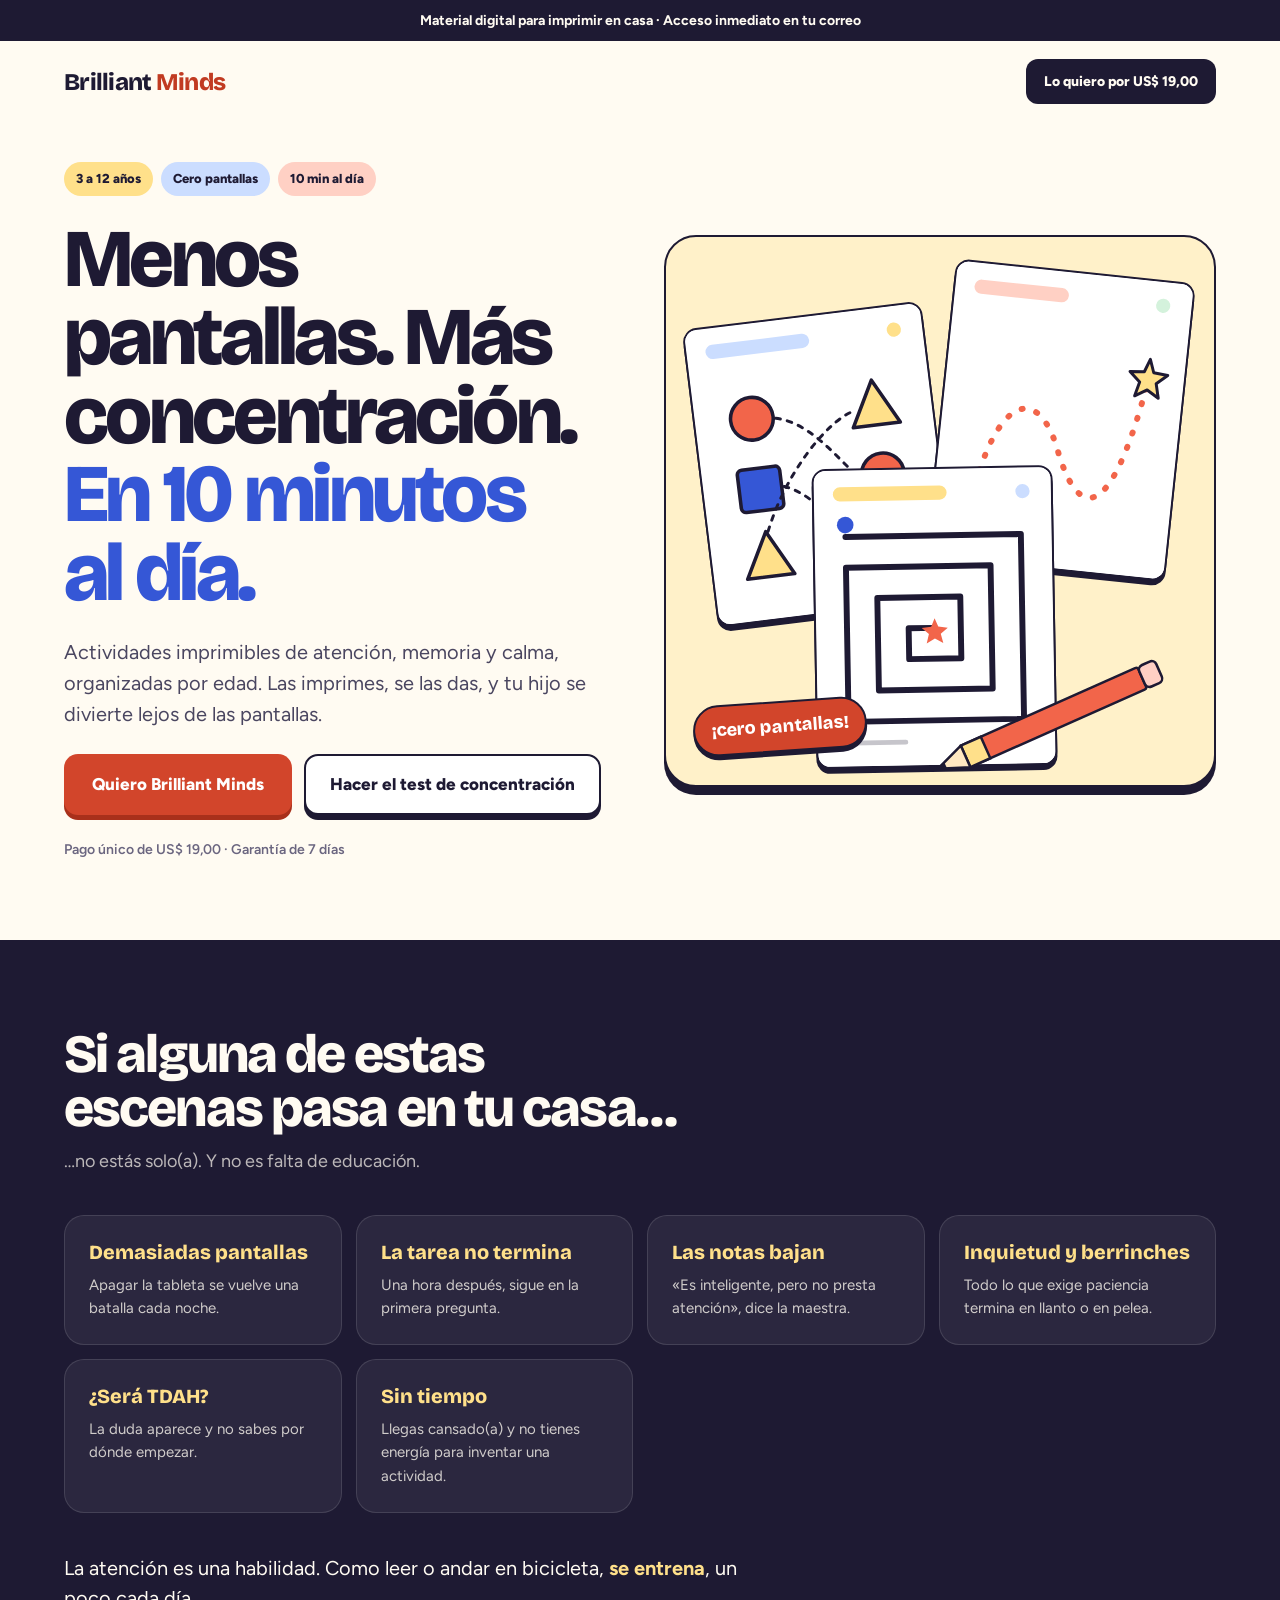
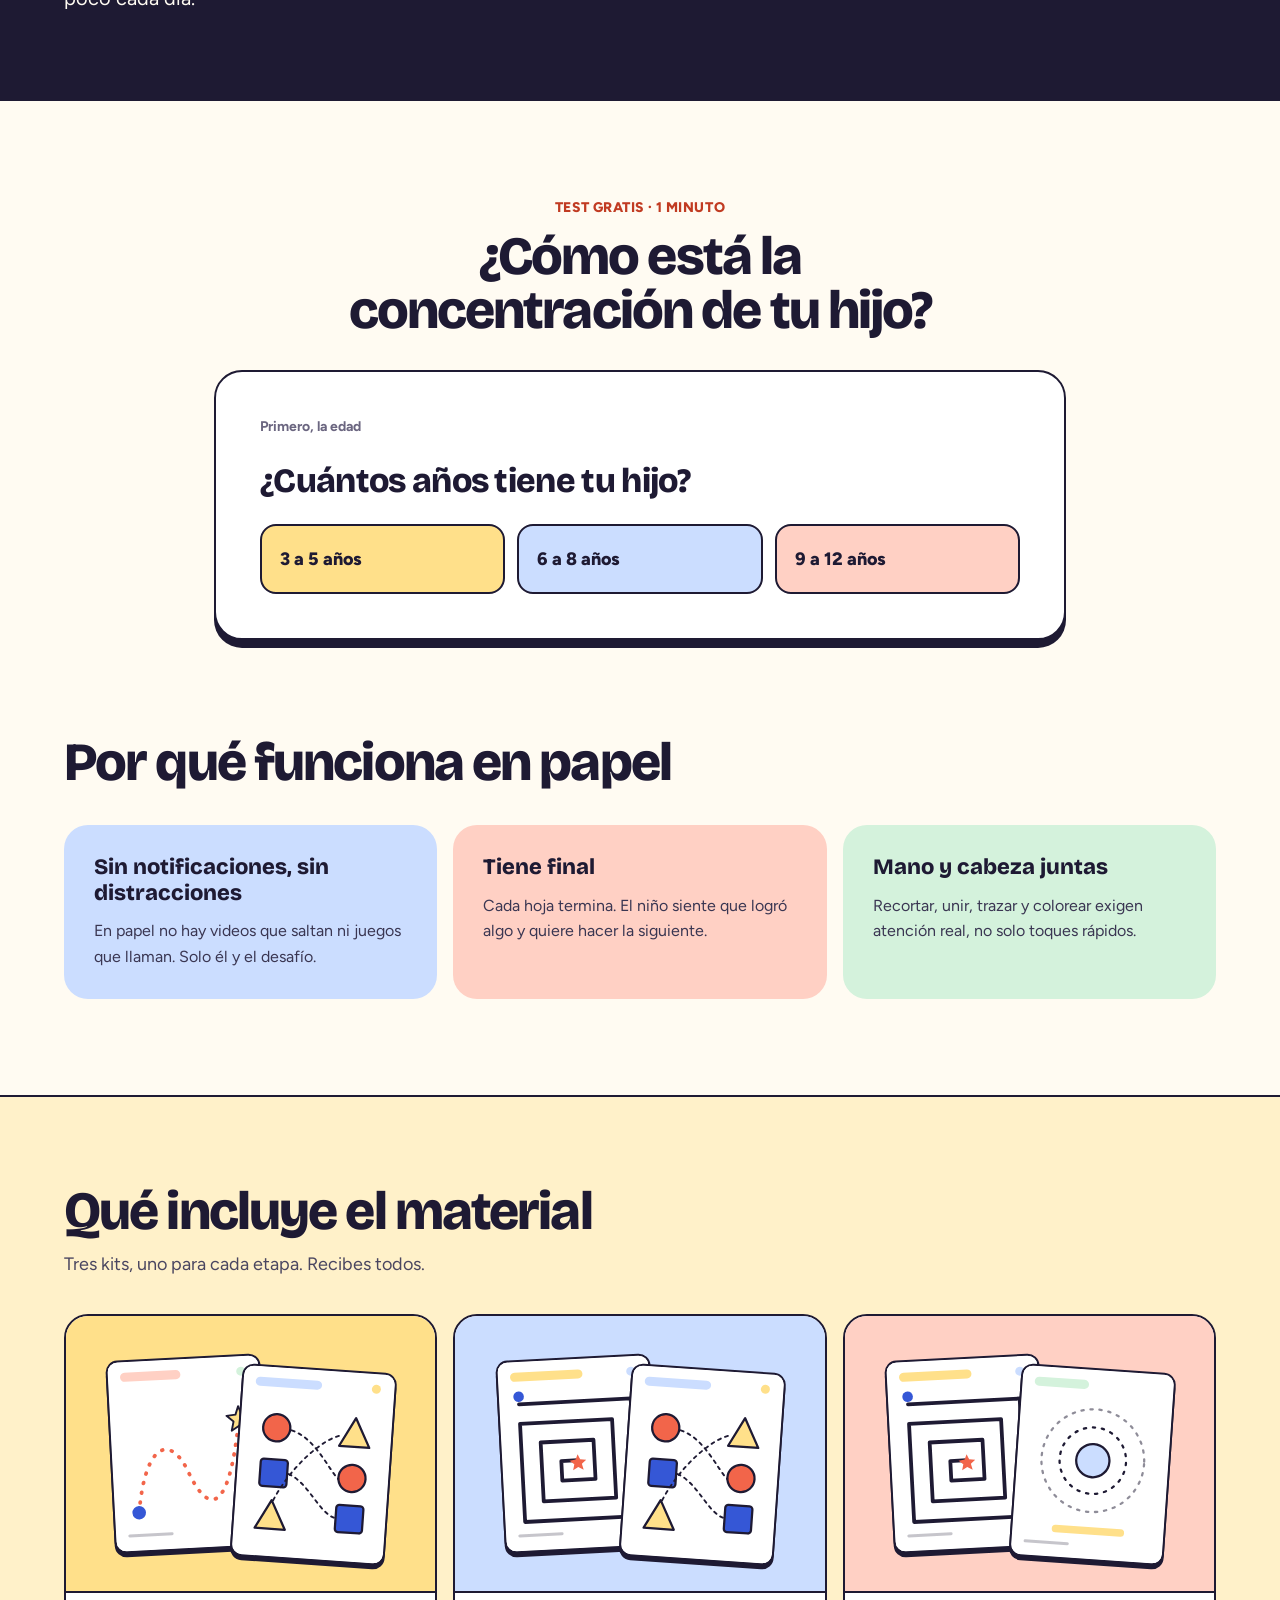
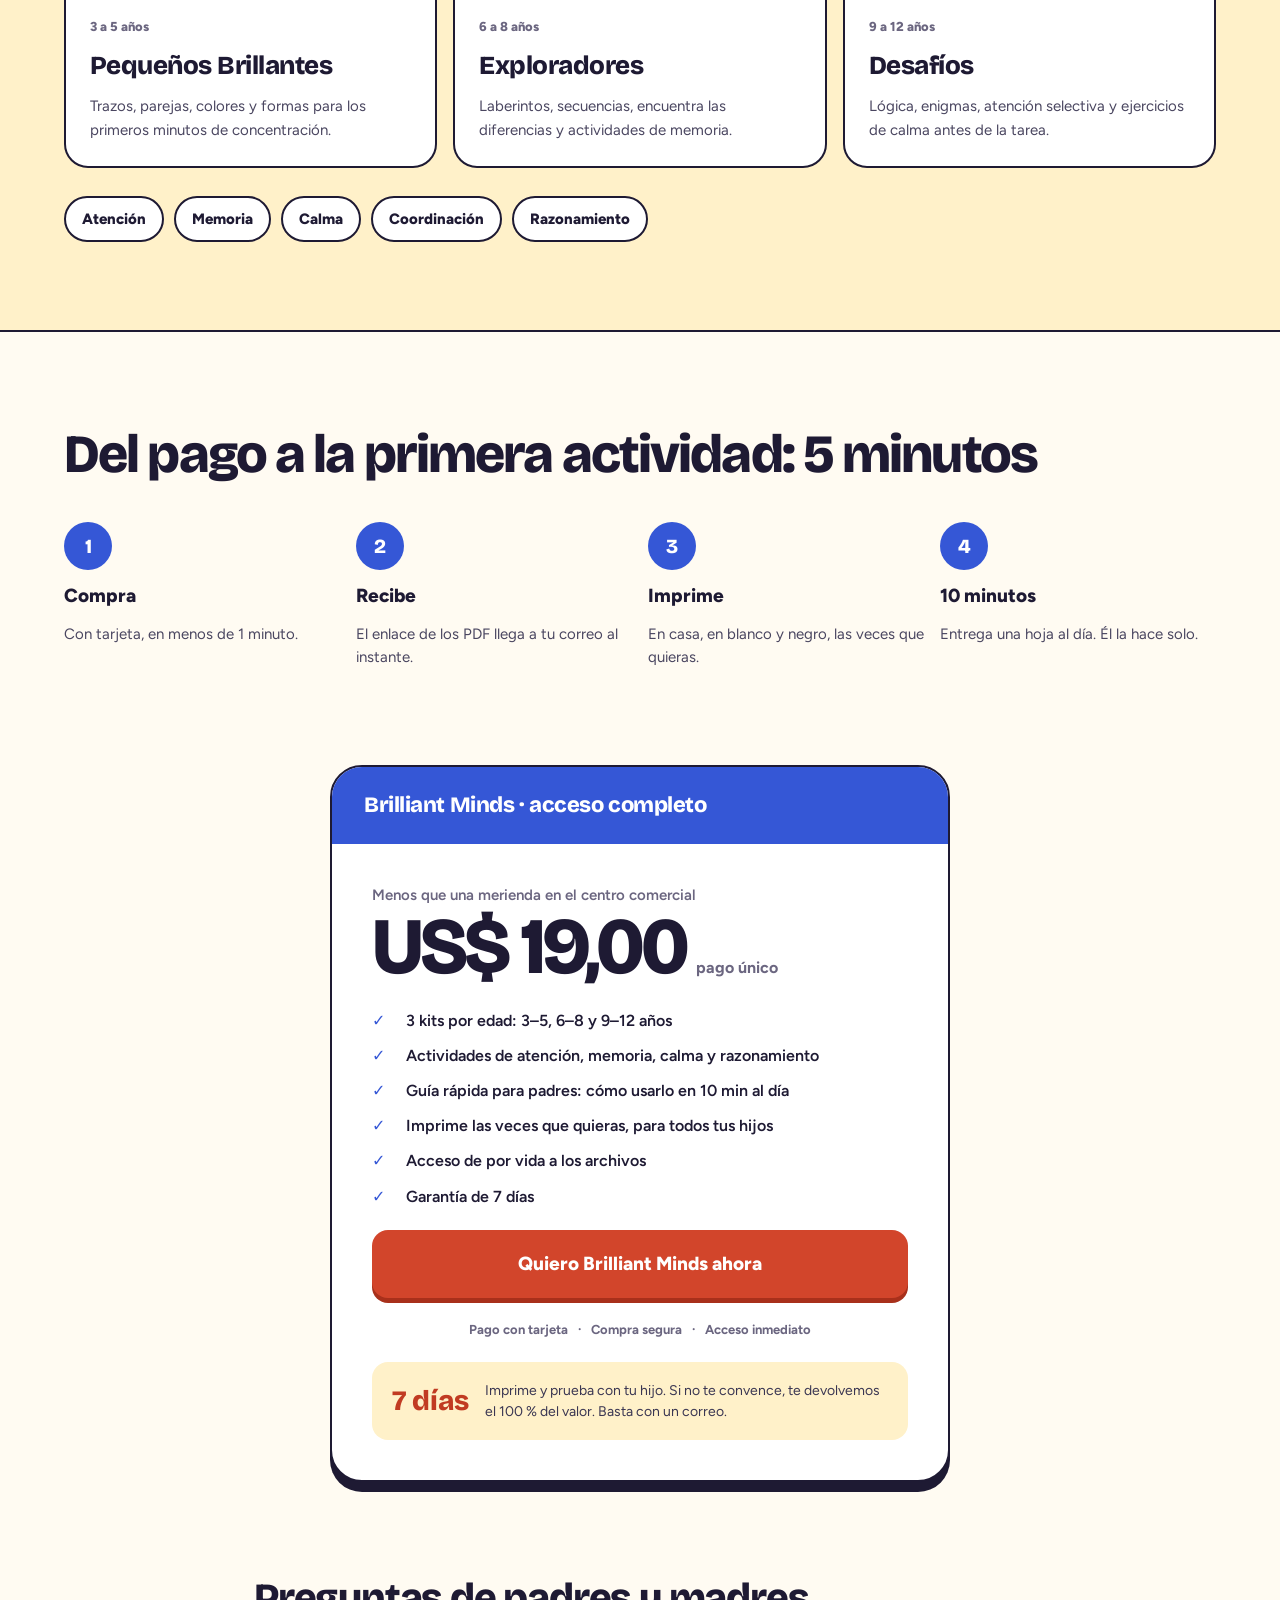
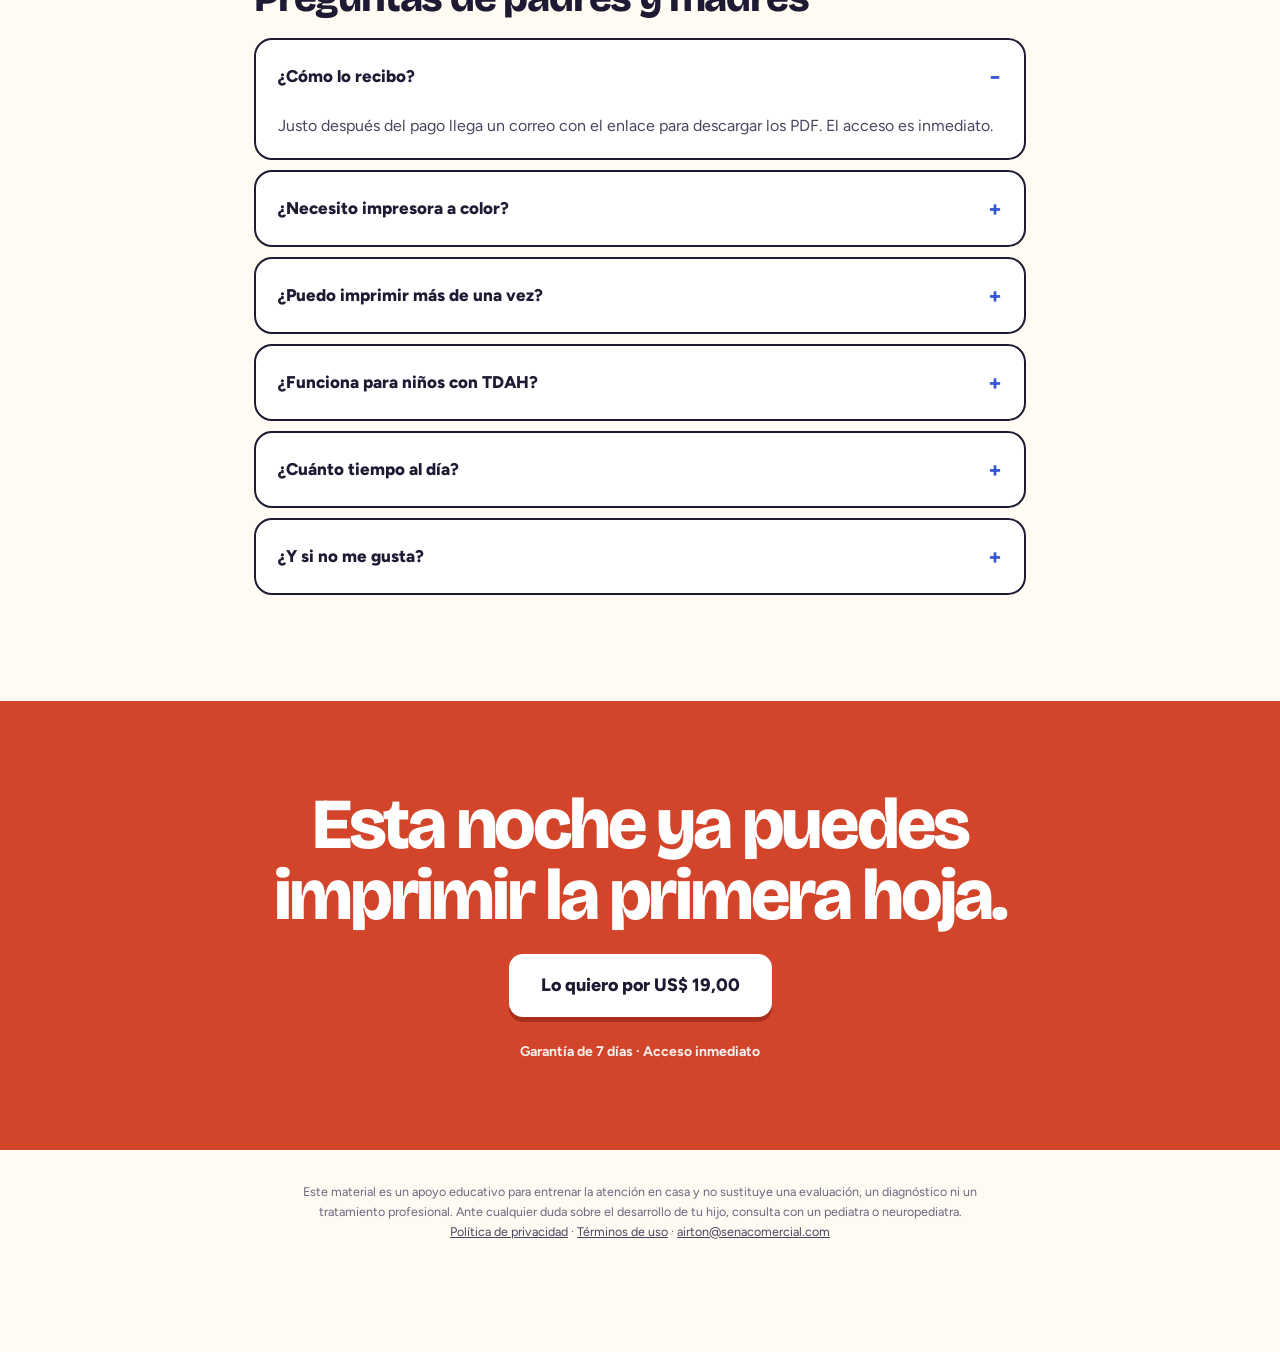
<file: brilliant-minds/es/lp-01/index.html>
<!DOCTYPE html>
<html lang="es">
<head>
<meta charset="utf-8">
<meta name="viewport" content="width=device-width, initial-scale=1">
<title>Brilliant Minds | Menos pantallas, más concentración en 10 minutos al día</title>
<meta name="description" content="Actividades imprimibles para trabajar la atención, la memoria y la calma de niños de 3 a 12 años. 10 minutos al día, cero pantallas. Pago único de US$ 19,00 y garantía de 7 días.">
<meta name="robots" content="noindex, nofollow">
<meta property="og:title" content="Brilliant Minds · Menos pantallas. Más concentración.">
<meta property="og:description" content="Actividades para imprimir que entrenan la atención, la memoria y la calma. 10 minutos al día, cero pantallas.">
<meta property="og:type" content="website">
<link rel="preconnect" href="https://fonts.googleapis.com">
<link rel="preconnect" href="https://fonts.gstatic.com" crossorigin>
<link href="https://fonts.googleapis.com/css2?family=Bricolage+Grotesque:opsz,wght@12..96,600;12..96,800&family=Figtree:wght@400;500;600;700;800&display=swap" rel="stylesheet">
<style>
:root{
  --bg:#FFFBF2;--ink:#1E1A33;--ink2:#4A4660;--ink3:#6B6680;
  --coral:#D2452B;--coral-d:#A8301B;--coral-deco:#F2654A;--blue:#3557D6;
  --yellow:#FFE08A;--cream:#FFF1C9;--sky:#CBDDFF;--peach:#FFD0C4;--mint:#D4F2DC;
  --display:'Bricolage Grotesque',system-ui,sans-serif;--body:'Figtree',system-ui,sans-serif;
}
*{box-sizing:border-box}
html{scroll-behavior:smooth}
body{margin:0;background:var(--bg);color:var(--ink);font-family:var(--body);-webkit-font-smoothing:antialiased;line-height:1.5}
a{color:var(--blue);text-decoration:none}
button{font-family:var(--body)}
h1,h2,h3{font-family:var(--display);font-weight:800;margin:0}
h2{font-size:clamp(32px,4.2vw,54px);line-height:1;letter-spacing:-.035em;text-wrap:balance}
.wrap{max-width:1200px;margin:0 auto;padding-left:24px;padding-right:24px}
.topbar{background:var(--ink);color:var(--bg);text-align:center;font-size:14px;font-weight:700;padding:10px 16px}
header.top{display:flex;justify-content:space-between;align-items:center;gap:20px;padding-top:18px;padding-bottom:18px}
.logo{font-family:var(--display);font-weight:800;font-size:24px;letter-spacing:-.03em}
.logo span{color:#C13B22}
.btn{display:inline-block;font-weight:800;border-radius:14px;cursor:pointer;text-align:center;transition:transform .12s}
.btn:hover{transform:translateY(-2px)}
.btn:active{transform:translateY(3px)}
.btn-dark{background:var(--ink);color:var(--bg);font-size:14px;padding:12px 18px;border-radius:12px}
.btn-coral{background:var(--coral);color:#fff;font-size:17px;padding:18px 28px;box-shadow:0 5px 0 var(--coral-d)}
.btn-coral:hover{color:#fff}
.btn-ghost{background:#fff;color:var(--ink);font-size:17px;padding:16px 24px;border:2px solid var(--ink);box-shadow:0 5px 0 var(--ink)}
.btn-ghost:hover{color:var(--ink)}
.pill{display:inline-block;font-weight:800;font-size:13px;padding:7px 12px;border-radius:999px}

/* hero */
.hero{display:grid;grid-template-columns:repeat(auto-fit,minmax(min(100%,460px),1fr));gap:48px;align-items:center;padding-top:40px;padding-bottom:80px}
.hero-copy{display:flex;flex-direction:column;gap:24px}
.chips{display:flex;gap:8px;flex-wrap:wrap}
.hero h1{font-size:clamp(44px,6.4vw,84px);line-height:.96;letter-spacing:-.045em;text-wrap:balance}
.hero h1 em{font-style:normal;color:var(--blue)}
.hero p.sub{margin:0;font-size:20px;line-height:1.55;color:var(--ink2);max-width:540px;text-wrap:pretty}
.cta-row{display:flex;gap:12px;flex-wrap:wrap}
.fine{font-size:14px;font-weight:600;color:var(--ink3)}
.hero-art{position:relative;aspect-ratio:1/1;border-radius:32px;border:2px solid var(--ink);box-shadow:0 8px 0 var(--ink);background:var(--cream);overflow:hidden}
.hero-art .sheet{position:absolute;width:44%;background:#fff;border:2px solid var(--ink);border-radius:14px;box-shadow:0 5px 0 var(--ink);padding:0;overflow:hidden}
.hero-art .sheet svg{display:block;width:100%;height:auto}
.s1{left:6%;top:14%;transform:rotate(-7deg)}
.s2{left:50%;top:6%;transform:rotate(6deg)}
.s3{left:27%;top:42%;transform:rotate(-1deg);z-index:2}
.pencil{position:absolute;right:7%;bottom:9%;width:46%;transform:rotate(-24deg);z-index:3}
.badge-float{position:absolute;left:5%;bottom:6%;z-index:4;background:var(--coral);color:#fff;font-family:var(--display);font-weight:800;font-size:18px;padding:10px 16px;border-radius:999px;border:2px solid var(--ink);transform:rotate(-4deg);box-shadow:0 4px 0 var(--ink)}

/* pains */
.pains{background:var(--ink);color:var(--bg)}
.pains .wrap{padding-top:88px;padding-bottom:88px}
.pains h2{max-width:820px;margin-bottom:12px}
.pains .lead{margin:0 0 40px;font-size:18px;color:rgba(255,251,242,.7)}
.grid{display:grid;gap:14px}
.pain-grid{grid-template-columns:repeat(auto-fit,minmax(min(100%,260px),1fr))}
.pain{background:rgba(255,255,255,.06);border:1px solid rgba(255,255,255,.12);border-radius:20px;padding:24px;display:flex;flex-direction:column;gap:10px}
.pain b{font-family:var(--display);font-weight:800;font-size:20px;line-height:1.2;color:var(--yellow)}
.pain span{font-size:15px;line-height:1.55;color:rgba(255,251,242,.78)}
.pains .closing{margin:40px 0 0;font-size:20px;line-height:1.5;max-width:720px;text-wrap:pretty}
.pains .closing strong{color:var(--yellow)}

/* quiz */
.quiz-sec{max-width:900px;margin:0 auto;padding:96px 24px}
.sec-head{text-align:center;display:flex;flex-direction:column;gap:12px;align-items:center;margin-bottom:32px}
.eyebrow{font-weight:800;font-size:14px;color:#C13B22;letter-spacing:.04em}
.quiz{background:#fff;border:2px solid var(--ink);border-radius:28px;box-shadow:0 8px 0 var(--ink);padding:clamp(22px,5vw,44px)}
.quiz [hidden]{display:none!important}
.q-stack{display:flex;flex-direction:column;gap:24px}
.q-meta{font-weight:700;font-size:14px;color:var(--ink3)}
.q-title{font-family:var(--display);font-weight:800;font-size:clamp(24px,3vw,34px);line-height:1.15;letter-spacing:-.02em;text-wrap:balance}
.q-head{display:flex;justify-content:space-between;align-items:center;gap:16px}
.q-bar{flex:1;max-width:260px;height:10px;background:#F1EEFF;border-radius:999px;overflow:hidden}
.q-bar i{display:block;height:100%;background:var(--blue);border-radius:999px;transition:width .25s}
.opts{display:grid;grid-template-columns:repeat(auto-fit,minmax(min(100%,180px),1fr));gap:12px}
.opt{cursor:pointer;font-size:17px;font-weight:700;color:var(--ink);background:#F6F3FF;border:2px solid var(--ink);border-radius:16px;padding:20px 18px;text-align:left;transition:transform .12s,background .12s}
.opt:hover{background:var(--yellow);transform:translateY(-2px)}
.opt.age{font-size:18px;font-weight:800;padding:22px 18px}
.res{display:flex;flex-direction:column;gap:18px;align-items:flex-start}
.res .lvl{font-family:var(--display);font-weight:800;font-size:clamp(30px,4vw,46px);line-height:1;letter-spacing:-.035em}
.res p{margin:0;font-size:18px;line-height:1.6;color:var(--ink2);text-wrap:pretty}
.res .plan{background:#E8EEFF;border-radius:16px;padding:18px 20px;font-size:16px;line-height:1.5;font-weight:600}
.res .btn-coral{font-size:16px;padding:16px 24px}
.btn-line{cursor:pointer;background:none;border:2px solid var(--ink);color:var(--ink);font-weight:800;font-size:15px;padding:14px 20px;border-radius:14px}
.disc{font-size:13px;line-height:1.5;color:var(--ink3)}

/* why */
.why{padding-bottom:96px}
.why h2{margin-bottom:36px;max-width:760px}
.why-grid{grid-template-columns:repeat(auto-fit,minmax(min(100%,260px),1fr));gap:16px}
.why-card{border-radius:24px;padding:30px;display:flex;flex-direction:column;gap:12px}
.why-card b{font-family:var(--display);font-weight:800;font-size:22px;line-height:1.15}
.why-card span{font-size:16px;line-height:1.6;color:#3A3652}

/* kits */
.kits{background:var(--cream);border-top:2px solid var(--ink);border-bottom:2px solid var(--ink)}
.kits .wrap{padding-top:88px;padding-bottom:88px}
.kits h2{margin-bottom:12px}
.kits .lead{margin:0 0 36px;font-size:18px;color:var(--ink2)}
.kit-grid{grid-template-columns:repeat(auto-fit,minmax(min(100%,300px),1fr));gap:16px}
.kit{background:#fff;border:2px solid var(--ink);border-radius:24px;overflow:hidden;display:flex;flex-direction:column}
.kit-art{aspect-ratio:4/3;border-bottom:2px solid var(--ink);display:flex;align-items:center;justify-content:center;overflow:hidden}
.kit-art .sheet{width:42%;background:#fff;border:2px solid var(--ink);border-radius:12px;box-shadow:0 4px 0 var(--ink);overflow:hidden;transform:rotate(-3deg)}
.kit-art .sheet + .sheet{transform:rotate(4deg);margin-left:-8%;margin-top:6%}
.kit-art svg{display:block;width:100%;height:auto}
.kit-body{padding:24px;display:flex;flex-direction:column;gap:10px}
.kit-body .age{font-weight:800;font-size:13px;color:var(--ink3)}
.kit-body .name{font-family:var(--display);font-weight:800;font-size:26px;letter-spacing:-.02em}
.kit-body .desc{font-size:15px;line-height:1.55;color:var(--ink2)}
.skills{margin-top:28px;display:flex;gap:10px;flex-wrap:wrap}
.skills span{background:#fff;border:2px solid var(--ink);font-weight:800;font-size:15px;padding:10px 16px;border-radius:999px}

/* steps */
.steps{padding-top:96px;padding-bottom:96px}
.steps h2{margin-bottom:40px}
.steps-grid{grid-template-columns:repeat(auto-fit,minmax(min(100%,220px),1fr));gap:16px}
.step{display:flex;flex-direction:column;gap:12px}
.step i{font-style:normal;width:48px;height:48px;border-radius:50%;background:var(--blue);color:#fff;font-family:var(--display);font-weight:800;font-size:20px;display:flex;align-items:center;justify-content:center}
.step b{font-weight:800;font-size:19px}
.step span{font-size:15px;line-height:1.55;color:var(--ink2)}

/* offer */
.offer{padding-bottom:96px}
.offer-card{max-width:620px;margin:0 auto;background:#fff;border:2px solid var(--ink);border-radius:32px;box-shadow:0 10px 0 var(--ink);overflow:hidden}
.offer-head{background:var(--blue);color:#fff;padding:22px 32px;font-family:var(--display);font-weight:800;font-size:22px;letter-spacing:-.02em}
.offer-body{padding:clamp(24px,5vw,40px);display:flex;flex-direction:column;gap:22px}
.price-note{font-size:15px;font-weight:600;color:var(--ink3)}
.price{display:flex;align-items:baseline;gap:10px;flex-wrap:wrap}
.price b{font-family:var(--display);font-weight:800;font-size:clamp(56px,8vw,80px);letter-spacing:-.05em;line-height:1}
.price span{font-weight:700;color:var(--ink3)}
.incl{display:flex;flex-direction:column;gap:12px}
.incl div{display:grid;grid-template-columns:24px 1fr;gap:10px;font-size:16px;font-weight:600;line-height:1.45}
.incl i{font-style:normal;color:var(--blue);font-weight:800}
.offer .btn-coral{font-size:19px;padding:20px;border-radius:16px}
.trust{display:flex;gap:10px;justify-content:center;flex-wrap:wrap;font-size:13px;font-weight:700;color:var(--ink3)}
.guarantee{background:var(--cream);border-radius:16px;padding:18px 20px;display:grid;grid-template-columns:auto 1fr;gap:16px;align-items:center}
.guarantee b{font-family:var(--display);font-weight:800;font-size:28px;color:#C13B22;line-height:1}
.guarantee span{font-size:14px;line-height:1.5;color:#3A3652}

/* faq */
.faq{max-width:820px;margin:0 auto;padding:0 24px 96px}
.faq h2{font-size:clamp(28px,3.4vw,40px);letter-spacing:-.03em;margin-bottom:20px}
.faq details{background:#fff;border:2px solid var(--ink);border-radius:18px;margin-bottom:10px;overflow:hidden}
.faq summary{list-style:none;cursor:pointer;padding:20px 22px;display:flex;justify-content:space-between;gap:16px;align-items:center;font-size:17px;font-weight:800}
.faq summary::-webkit-details-marker{display:none}
.faq summary::after{content:"+";font-size:22px;color:var(--blue);flex-shrink:0}
.faq details[open] summary::after{content:"−"}
.faq details p{margin:0;padding:0 22px 20px;font-size:16px;line-height:1.6;color:var(--ink2)}

/* final */
.final{background:#D2452B;color:#fff}
.final .in{max-width:900px;margin:0 auto;padding:88px 24px;text-align:center;display:flex;flex-direction:column;gap:24px;align-items:center}
.final h2{font-size:clamp(38px,5.6vw,72px);line-height:.98;letter-spacing:-.045em}
.final .btn{background:#fff;color:var(--ink);font-size:18px;padding:18px 32px;box-shadow:0 5px 0 var(--coral-d)}
.final small{font-size:14px;font-weight:700;color:rgba(255,255,255,.9)}
footer a{color:var(--ink2);text-decoration:underline}
footer{padding:32px 24px 110px;text-align:center;font-size:12.5px;line-height:1.6;color:var(--ink3);max-width:760px;margin:0 auto}

/* sticky mobile cta */
.sticky{position:fixed;left:0;right:0;bottom:0;z-index:50;background:var(--bg);border-top:2px solid var(--ink);padding:10px 14px calc(10px + env(safe-area-inset-bottom));display:none;align-items:center;justify-content:space-between;gap:12px;transform:translateY(110%);transition:transform .25s}
.sticky.show{transform:none}
.sticky div{font-size:13px;font-weight:700;line-height:1.2;color:var(--ink2)}
.sticky div b{display:block;font-family:var(--display);font-size:22px;color:var(--ink);letter-spacing:-.03em}
.sticky .btn{background:var(--coral);color:#fff;font-size:15px;padding:13px 18px;box-shadow:0 4px 0 var(--coral-d);white-space:nowrap}
.logo,.btn-dark{white-space:nowrap}
@media(max-width:720px){.sticky{display:flex}.logo{font-size:20px}.btn-dark{font-size:13px;padding:10px 14px}}
@media(prefers-reduced-motion:reduce){*{transition:none!important;scroll-behavior:auto!important}}
</style>
</head>
<body>

<!-- ilustrações das folhas (reaproveitadas no hero e nos kits) -->
<svg width="0" height="0" style="position:absolute" aria-hidden="true">
  <defs>
    <symbol id="sh-maze" viewBox="0 0 200 250">
      <rect width="200" height="250" fill="#fff"/>
      <rect x="16" y="14" width="96" height="12" rx="6" fill="#FFE08A"/>
      <circle cx="176" cy="20" r="6" fill="#CBDDFF"/>
      <path d="M26 56H174V212H26V82H148V186H52V108H122V160H78V134H100" fill="none" stroke="#1E1A33" stroke-width="5" stroke-linecap="round" stroke-linejoin="round"/>
      <circle cx="26" cy="46" r="7" fill="#3557D6"/>
      <polygon points="100,126 103,133 111,134 105,139 107,147 100,143 93,147 95,139 89,134 97,133" fill="#F2654A"/>
      <rect x="16" y="228" width="60" height="4" rx="2" fill="#1E1A33" opacity=".25"/>
    </symbol>
    <symbol id="sh-trace" viewBox="0 0 200 250">
      <rect width="200" height="250" fill="#fff"/>
      <rect x="16" y="14" width="80" height="12" rx="6" fill="#FFD0C4"/>
      <circle cx="176" cy="20" r="6" fill="#D4F2DC"/>
      <path d="M32 200C44 110 78 96 100 150S150 214 170 84" fill="none" stroke="#F2654A" stroke-width="5" stroke-linecap="round" stroke-dasharray="1 12"/>
      <circle cx="32" cy="200" r="9" fill="#3557D6"/>
      <polygon points="170,66 174,77 186,78 177,86 180,98 170,92 160,98 163,86 154,78 166,77" fill="#FFE08A" stroke="#1E1A33" stroke-width="2.5" stroke-linejoin="round"/>
      <rect x="16" y="228" width="60" height="4" rx="2" fill="#1E1A33" opacity=".25"/>
    </symbol>
    <symbol id="sh-pairs" viewBox="0 0 200 250">
      <rect width="200" height="250" fill="#fff"/>
      <rect x="16" y="14" width="88" height="12" rx="6" fill="#CBDDFF"/>
      <circle cx="176" cy="20" r="6" fill="#FFE08A"/>
      <circle cx="48" cy="80" r="18" fill="#F2654A" stroke="#1E1A33" stroke-width="3"/>
      <rect x="30" y="122" width="36" height="36" rx="4" fill="#3557D6" stroke="#1E1A33" stroke-width="3"/>
      <polygon points="48,176 68,214 28,214" fill="#FFE08A" stroke="#1E1A33" stroke-width="3" stroke-linejoin="round"/>
      <polygon points="152,60 172,98 132,98" fill="#FFE08A" stroke="#1E1A33" stroke-width="3" stroke-linejoin="round"/>
      <circle cx="152" cy="140" r="18" fill="#F2654A" stroke="#1E1A33" stroke-width="3"/>
      <rect x="134" y="176" width="36" height="36" rx="4" fill="#3557D6" stroke="#1E1A33" stroke-width="3"/>
      <path d="M68 82C100 90 120 130 134 142M68 140C96 150 112 190 134 194M50 176C70 130 110 90 134 84" fill="none" stroke="#1E1A33" stroke-width="2.5" stroke-dasharray="4 6" stroke-linecap="round"/>
    </symbol>
    <symbol id="sh-calm" viewBox="0 0 200 250">
      <rect width="200" height="250" fill="#fff"/>
      <rect x="16" y="14" width="72" height="12" rx="6" fill="#D4F2DC"/>
      <circle cx="100" cy="120" r="22" fill="#CBDDFF" stroke="#1E1A33" stroke-width="3"/>
      <circle cx="100" cy="120" r="44" fill="none" stroke="#1E1A33" stroke-width="3" stroke-dasharray="3 9" stroke-linecap="round"/>
      <circle cx="100" cy="120" r="68" fill="none" stroke="#1E1A33" stroke-width="3" stroke-dasharray="3 9" stroke-linecap="round" opacity=".5"/>
      <rect x="52" y="208" width="96" height="10" rx="5" fill="#FFE08A"/>
      <rect x="16" y="230" width="60" height="4" rx="2" fill="#1E1A33" opacity=".25"/>
    </symbol>
  </defs>
</svg>

<div class="topbar">Material digital para imprimir en casa · Acceso inmediato en tu correo</div>

<header class="wrap top">
  <div class="logo">Brilliant <span>Minds</span></div>
  <a class="btn btn-dark" href="#oferta" data-track="header">Lo quiero por US$ 19,00</a>
</header>

<section class="wrap hero">
  <div class="hero-copy">
    <div class="chips">
      <span class="pill" style="background:#FFE08A">3 a 12 años</span>
      <span class="pill" style="background:#CBDDFF">Cero pantallas</span>
      <span class="pill" style="background:#FFD0C4">10 min al día</span>
    </div>
    <h1 id="headline">Menos pantallas. Más concentración. <em>En 10 minutos al día.</em></h1>
    <p class="sub">Actividades imprimibles de atención, memoria y calma, organizadas por edad. Las imprimes, se las das, y tu hijo se divierte lejos de las pantallas.</p>
    <div class="cta-row">
      <a class="btn btn-coral" href="#oferta" data-track="hero">Quiero Brilliant Minds</a>
      <a class="btn btn-ghost" href="#teste">Hacer el test de concentración</a>
    </div>
    <div class="fine">Pago único de US$ 19,00 · Garantía de 7 días</div>
  </div>
  <div class="hero-art" role="img" aria-label="Hojas de actividades impresas con un laberinto, un trazo y parejas, y un lápiz">
    <div class="sheet s1"><svg viewBox="0 0 200 250"><use href="#sh-pairs"/></svg></div>
    <div class="sheet s2"><svg viewBox="0 0 200 250"><use href="#sh-trace"/></svg></div>
    <div class="sheet s3"><svg viewBox="0 0 200 250"><use href="#sh-maze"/></svg></div>
    <svg class="pencil" viewBox="0 0 300 40" aria-hidden="true">
      <rect x="40" y="6" width="230" height="28" rx="3" fill="#F2654A" stroke="#1E1A33" stroke-width="3"/>
      <rect x="40" y="6" width="26" height="28" fill="#FFE08A" stroke="#1E1A33" stroke-width="3"/>
      <rect x="270" y="6" width="22" height="28" rx="6" fill="#FFD0C4" stroke="#1E1A33" stroke-width="3"/>
      <polygon points="40,6 4,20 40,34" fill="#FFE8C2" stroke="#1E1A33" stroke-width="3" stroke-linejoin="round"/>
      <polygon points="14,16 4,20 14,24" fill="#1E1A33"/>
    </svg>
    <div class="badge-float">¡cero pantallas!</div>
  </div>
</section>

<section class="pains">
  <div class="wrap">
    <h2>Si alguna de estas escenas pasa en tu casa…</h2>
    <p class="lead">…no estás solo(a). Y no es falta de educación.</p>
    <div class="grid pain-grid">
      <div class="pain"><b>Demasiadas pantallas</b><span>Apagar la tableta se vuelve una batalla cada noche.</span></div>
      <div class="pain"><b>La tarea no termina</b><span>Una hora después, sigue en la primera pregunta.</span></div>
      <div class="pain"><b>Las notas bajan</b><span>«Es inteligente, pero no presta atención», dice la maestra.</span></div>
      <div class="pain"><b>Inquietud y berrinches</b><span>Todo lo que exige paciencia termina en llanto o en pelea.</span></div>
      <div class="pain"><b>¿Será TDAH?</b><span>La duda aparece y no sabes por dónde empezar.</span></div>
      <div class="pain"><b>Sin tiempo</b><span>Llegas cansado(a) y no tienes energía para inventar una actividad.</span></div>
    </div>
    <p class="closing">La atención es una habilidad. Como leer o andar en bicicleta, <strong>se entrena</strong>, un poco cada día.</p>
  </div>
</section>

<section class="quiz-sec" id="teste">
  <div class="sec-head">
    <span class="eyebrow">TEST GRATIS · 1 MINUTO</span>
    <h2>¿Cómo está la concentración de tu hijo?</h2>
  </div>
  <div class="quiz" aria-live="polite">
    <div class="q-stack" id="q-age">
      <span class="q-meta">Primero, la edad</span>
      <div class="q-title">¿Cuántos años tiene tu hijo?</div>
      <div class="opts" id="age-opts"></div>
    </div>
    <div class="q-stack" id="q-q" hidden>
      <div class="q-head">
        <span class="q-meta" id="q-label"></span>
        <div class="q-bar"><i id="q-fill"></i></div>
      </div>
      <div class="q-title" id="q-text"></div>
      <div class="opts" id="q-opts"></div>
    </div>
    <div class="res" id="q-done" hidden>
      <span class="pill" style="background:#FFE08A" id="r-age"></span>
      <div class="lvl" id="r-level"></div>
      <p id="r-desc"></p>
      <div class="plan" id="r-plan"></div>
      <div class="cta-row">
        <a class="btn btn-coral" href="#oferta" data-track="quiz">Quiero el material por US$ 19,00</a>
        <button class="btn-line" id="reset" type="button">Repetir el test</button>
      </div>
      <span class="disc">Este test es una orientación, no un diagnóstico. Si sospechas de TDAH, consulta con un pediatra o neuropediatra.</span>
    </div>
  </div>
</section>

<section class="wrap why">
  <h2>Por qué funciona en papel</h2>
  <div class="grid why-grid">
    <div class="why-card" style="background:#CBDDFF"><b>Sin notificaciones, sin distracciones</b><span>En papel no hay videos que saltan ni juegos que llaman. Solo él y el desafío.</span></div>
    <div class="why-card" style="background:#FFD0C4"><b>Tiene final</b><span>Cada hoja termina. El niño siente que logró algo y quiere hacer la siguiente.</span></div>
    <div class="why-card" style="background:#D4F2DC"><b>Mano y cabeza juntas</b><span>Recortar, unir, trazar y colorear exigen atención real, no solo toques rápidos.</span></div>
  </div>
</section>

<section class="kits">
  <div class="wrap">
    <h2>Qué incluye el material</h2>
    <p class="lead">Tres kits, uno para cada etapa. Recibes todos.</p>
    <div class="grid kit-grid">
      <article class="kit">
        <div class="kit-art" style="background:#FFE08A">
          <div class="sheet"><svg viewBox="0 0 200 250"><use href="#sh-trace"/></svg></div>
          <div class="sheet"><svg viewBox="0 0 200 250"><use href="#sh-pairs"/></svg></div>
        </div>
        <div class="kit-body"><span class="age">3 a 5 años</span><span class="name">Pequeños Brillantes</span><span class="desc">Trazos, parejas, colores y formas para los primeros minutos de concentración.</span></div>
      </article>
      <article class="kit">
        <div class="kit-art" style="background:#CBDDFF">
          <div class="sheet"><svg viewBox="0 0 200 250"><use href="#sh-maze"/></svg></div>
          <div class="sheet"><svg viewBox="0 0 200 250"><use href="#sh-pairs"/></svg></div>
        </div>
        <div class="kit-body"><span class="age">6 a 8 años</span><span class="name">Exploradores</span><span class="desc">Laberintos, secuencias, encuentra las diferencias y actividades de memoria.</span></div>
      </article>
      <article class="kit">
        <div class="kit-art" style="background:#FFD0C4">
          <div class="sheet"><svg viewBox="0 0 200 250"><use href="#sh-maze"/></svg></div>
          <div class="sheet"><svg viewBox="0 0 200 250"><use href="#sh-calm"/></svg></div>
        </div>
        <div class="kit-body"><span class="age">9 a 12 años</span><span class="name">Desafíos</span><span class="desc">Lógica, enigmas, atención selectiva y ejercicios de calma antes de la tarea.</span></div>
      </article>
    </div>
    <div class="skills"><span>Atención</span><span>Memoria</span><span>Calma</span><span>Coordinación</span><span>Razonamiento</span></div>
  </div>
</section>

<section class="wrap steps">
  <h2>Del pago a la primera actividad: 5 minutos</h2>
  <div class="grid steps-grid">
    <div class="step"><i>1</i><b>Compra</b><span>Con tarjeta, en menos de 1 minuto.</span></div>
    <div class="step"><i>2</i><b>Recibe</b><span>El enlace de los PDF llega a tu correo al instante.</span></div>
    <div class="step"><i>3</i><b>Imprime</b><span>En casa, en blanco y negro, las veces que quieras.</span></div>
    <div class="step"><i>4</i><b>10 minutos</b><span>Entrega una hoja al día. Él la hace solo.</span></div>
  </div>
</section>

<section class="wrap offer" id="oferta">
  <div class="offer-card">
    <div class="offer-head">Brilliant Minds · acceso completo</div>
    <div class="offer-body">
      <div>
        <div class="price-note">Menos que una merienda en el centro comercial</div>
        <div class="price"><b>US$ 19,00</b><span>pago único</span></div>
      </div>
      <div class="incl">
        <div><i>✓</i><span>3 kits por edad: 3–5, 6–8 y 9–12 años</span></div>
        <div><i>✓</i><span>Actividades de atención, memoria, calma y razonamiento</span></div>
        <div><i>✓</i><span>Guía rápida para padres: cómo usarlo en 10 min al día</span></div>
        <div><i>✓</i><span>Imprime las veces que quieras, para todos tus hijos</span></div>
        <div><i>✓</i><span>Acceso de por vida a los archivos</span></div>
        <div><i>✓</i><span>Garantía de 7 días</span></div>
      </div>
      <a class="btn btn-coral" data-checkout href="#oferta" data-track="offer">Quiero Brilliant Minds ahora</a>
      <div class="trust"><span>Pago con tarjeta</span><span>·</span><span>Compra segura</span><span>·</span><span>Acceso inmediato</span></div>
      <div class="guarantee"><b>7 días</b><span>Imprime y prueba con tu hijo. Si no te convence, te devolvemos el 100 % del valor. Basta con un correo.</span></div>
    </div>
  </div>
</section>

<section class="faq">
  <h2>Preguntas de padres y madres</h2>
  <details open><summary>¿Cómo lo recibo?</summary><p>Justo después del pago llega un correo con el enlace para descargar los PDF. El acceso es inmediato.</p></details>
  <details><summary>¿Necesito impresora a color?</summary><p>No. Todas las actividades funcionan en blanco y negro, y el niño igual puede colorearlas.</p></details>
  <details><summary>¿Puedo imprimir más de una vez?</summary><p>Sí. Imprime las veces que quieras y úsalo con todos los hijos de la casa.</p></details>
  <details><summary>¿Funciona para niños con TDAH?</summary><p>El material es un apoyo para entrenar la atención en casa, no un tratamiento. Muchas familias lo usan junto con el acompañamiento profesional.</p></details>
  <details><summary>¿Cuánto tiempo al día?</summary><p>Bastan 10 minutos. Cada actividad tiene inicio, desarrollo y final, así que termina sin que tengas que insistir.</p></details>
  <details><summary>¿Y si no me gusta?</summary><p>Tienes 7 días para pedir el reembolso del 100 %, por correo, sin tener que dar explicaciones.</p></details>
</section>

<section class="final">
  <div class="in">
    <h2>Esta noche ya puedes imprimir la primera hoja.</h2>
    <a class="btn" href="#oferta" data-track="final">Lo quiero por US$ 19,00</a>
    <small>Garantía de 7 días · Acceso inmediato</small>
  </div>
</section>

<footer>
  Este material es un apoyo educativo para entrenar la atención en casa y no sustituye una evaluación, un diagnóstico ni un tratamiento profesional.
  Ante cualquier duda sobre el desarrollo de tu hijo, consulta con un pediatra o neuropediatra.
  <br><a href="/politica-de-privacidade">Política de privacidad</a> · <a href="/termos-de-uso">Términos de uso</a> · <a href="mailto:airton@senacomercial.com">airton@senacomercial.com</a>
</footer>

<div class="sticky" id="sticky">
  <div>Brilliant Minds<b>US$ 19,00</b></div>
  <a class="btn" href="#oferta" data-track="sticky">Lo quiero</a>
</div>

<script>
/* ============ CONFIG — edite aqui ============ */
var CHECKOUT_URL = "";   // link de checkout do afiliado (Hotmart/Kiwify/etc.). Vazio = botão rola até a oferta.
var META_PIXEL_ID = "";  // ID do pixel da Meta. Vazio = sem rastreamento.
/* ============================================= */

/* variações de headline: ?h=a | ?h=b | ?h=c */
(function(){
  var H = {
    a: "Menos pantallas. Más concentración. <em>En 10 minutos al día.</em>",
    b: "¿Tu hijo no termina la tarea? <em>La concentración se entrena en papel.</em>",
    c: "Cambia 10 minutos de tableta por <em>10 minutos de concentración.</em>"
  };
  var m = /[?&]h=([abc])/i.exec(location.search);
  if (m) document.getElementById('headline').innerHTML = H[m[1].toLowerCase()];
})();

/* pixel meta (opcional) */
function track(ev, data){ try{ if(window.fbq) fbq('track', ev, data||{}); }catch(e){} }
if (META_PIXEL_ID) {
  !function(f,b,e,v,n,t,s){if(f.fbq)return;n=f.fbq=function(){n.callMethod?n.callMethod.apply(n,arguments):n.queue.push(arguments)};if(!f._fbq)f._fbq=n;n.push=n;n.loaded=!0;n.version='2.0';n.queue=[];t=b.createElement(e);t.async=!0;t.src=v;s=b.getElementsByTagName(e)[0];s.parentNode.insertBefore(t,s)}(window,document,'script','https://connect.facebook.net/en_US/fbevents.js');
  fbq('init', META_PIXEL_ID); fbq('track', 'PageView');
  track('ViewContent', {content_name:'Brilliant Minds ES', value:19.00, currency:'USD'});
}

/* checkout */
document.querySelectorAll('[data-checkout]').forEach(function(a){
  if (CHECKOUT_URL) { a.href = CHECKOUT_URL; a.target = '_blank'; a.rel = 'noopener'; }
  a.addEventListener('click', function(){ track('InitiateCheckout', {value:19.00, currency:'USD'}); });
});

/* teste do foco */
var AGES = [
  ['3 a 5 años','Pequeños Brillantes','#FFE08A'],
  ['6 a 8 años','Exploradores','#CBDDFF'],
  ['9 a 12 años','Desafíos','#FFD0C4']
];
var Q = [
  ['¿Cuánto tiempo de pantalla tiene tu hijo al día?', ['Menos de 1 h','De 1 a 3 h','Más de 3 h']],
  ['¿Termina la tarea o una actividad sin que tengas que llamarlo?', ['Casi siempre','A veces','Casi nunca']],
  ['¿Logra mantenerse 10 minutos en una misma actividad?', ['Sin problema','Con esfuerzo','No lo logra']],
  ['¿Necesita escuchar la misma instrucción varias veces?', ['Rara vez','A veces','Siempre']],
  ['¿Se inquieta o hace berrinche cuando algo exige paciencia?', ['Rara vez','A veces','Casi siempre']]
];
var st = {age:1, q:0, score:0};
var $ = function(id){ return document.getElementById(id); };
function show(which){
  $('q-age').hidden = which !== 'age';
  $('q-q').hidden = which !== 'q';
  $('q-done').hidden = which !== 'done';
}
function renderAges(){
  var box = $('age-opts'); box.innerHTML = '';
  AGES.forEach(function(a,i){
    var b = document.createElement('button');
    b.type='button'; b.className='opt age'; b.style.background=a[2]; b.textContent=a[0];
    b.onclick = function(){ st.age=i; st.q=0; st.score=0; renderQ(); show('q'); };
    box.appendChild(b);
  });
}
function renderQ(){
  $('q-label').textContent = 'Pregunta '+(st.q+1)+' de '+Q.length;
  $('q-fill').style.width = ((st.q+1)/Q.length*100)+'%';
  $('q-text').textContent = Q[st.q][0];
  var box = $('q-opts'); box.innerHTML='';
  Q[st.q][1].forEach(function(label,v){
    var b = document.createElement('button');
    b.type='button'; b.className='opt'; b.textContent=label;
    b.onclick = function(){
      st.score += v;
      if (st.q+1 >= Q.length) { renderDone(); show('done'); }
      else { st.q++; renderQ(); }
    };
    box.appendChild(b);
  });
}
function renderDone(){
  var a = AGES[st.age], s = st.score, r;
  if (s <= 3) r = ['Concentración en buen camino','Tu hijo ya tiene una buena base. Las actividades mantienen ese ritmo y lo preparan para cuando la escuela se vuelva más exigente.','Empieza por el kit '+a[1]+': 3 actividades por semana.'];
  else if (s <= 6) r = ['Concentración irregular','Es el perfil más común: logra concentrarse, pero por poco tiempo. Un poco de entrenamiento cada día hace crecer ese tiempo.','Empieza por el kit '+a[1]+': 1 actividad al día, 10 minutos.'];
  else r = ['La concentración pide atención','La distracción está pesando en la rutina de ustedes. Empieza por las actividades de calma antes que las de concentración. La hora de la tarea suele volverse más tranquila.','Empieza por el kit '+a[1]+': calma + concentración, todos los días.'];
  $('r-age').textContent = 'Resultado · '+a[0];
  $('r-level').textContent = r[0]; $('r-desc').textContent = r[1]; $('r-plan').textContent = r[2];
  track('Lead', {content_name:'test-de-concentracion'});
}
$('reset').onclick = function(){ st={age:1,q:0,score:0}; show('age'); };
renderAges();

/* cta fixo no mobile: aparece depois do hero e some quando a oferta está visível */
(function(){
  var bar = $('sticky'), offer = $('oferta'), pastHero = false, onOffer = false;
  function upd(){ bar.classList.toggle('show', pastHero && !onOffer); }
  window.addEventListener('scroll', function(){ pastHero = window.scrollY > 700; upd(); }, {passive:true});
  if ('IntersectionObserver' in window) {
    new IntersectionObserver(function(e){ onOffer = e[0].isIntersecting; upd(); }, {threshold:.15}).observe(offer);
  }
})();
</script>
</body>
</html>
</file>
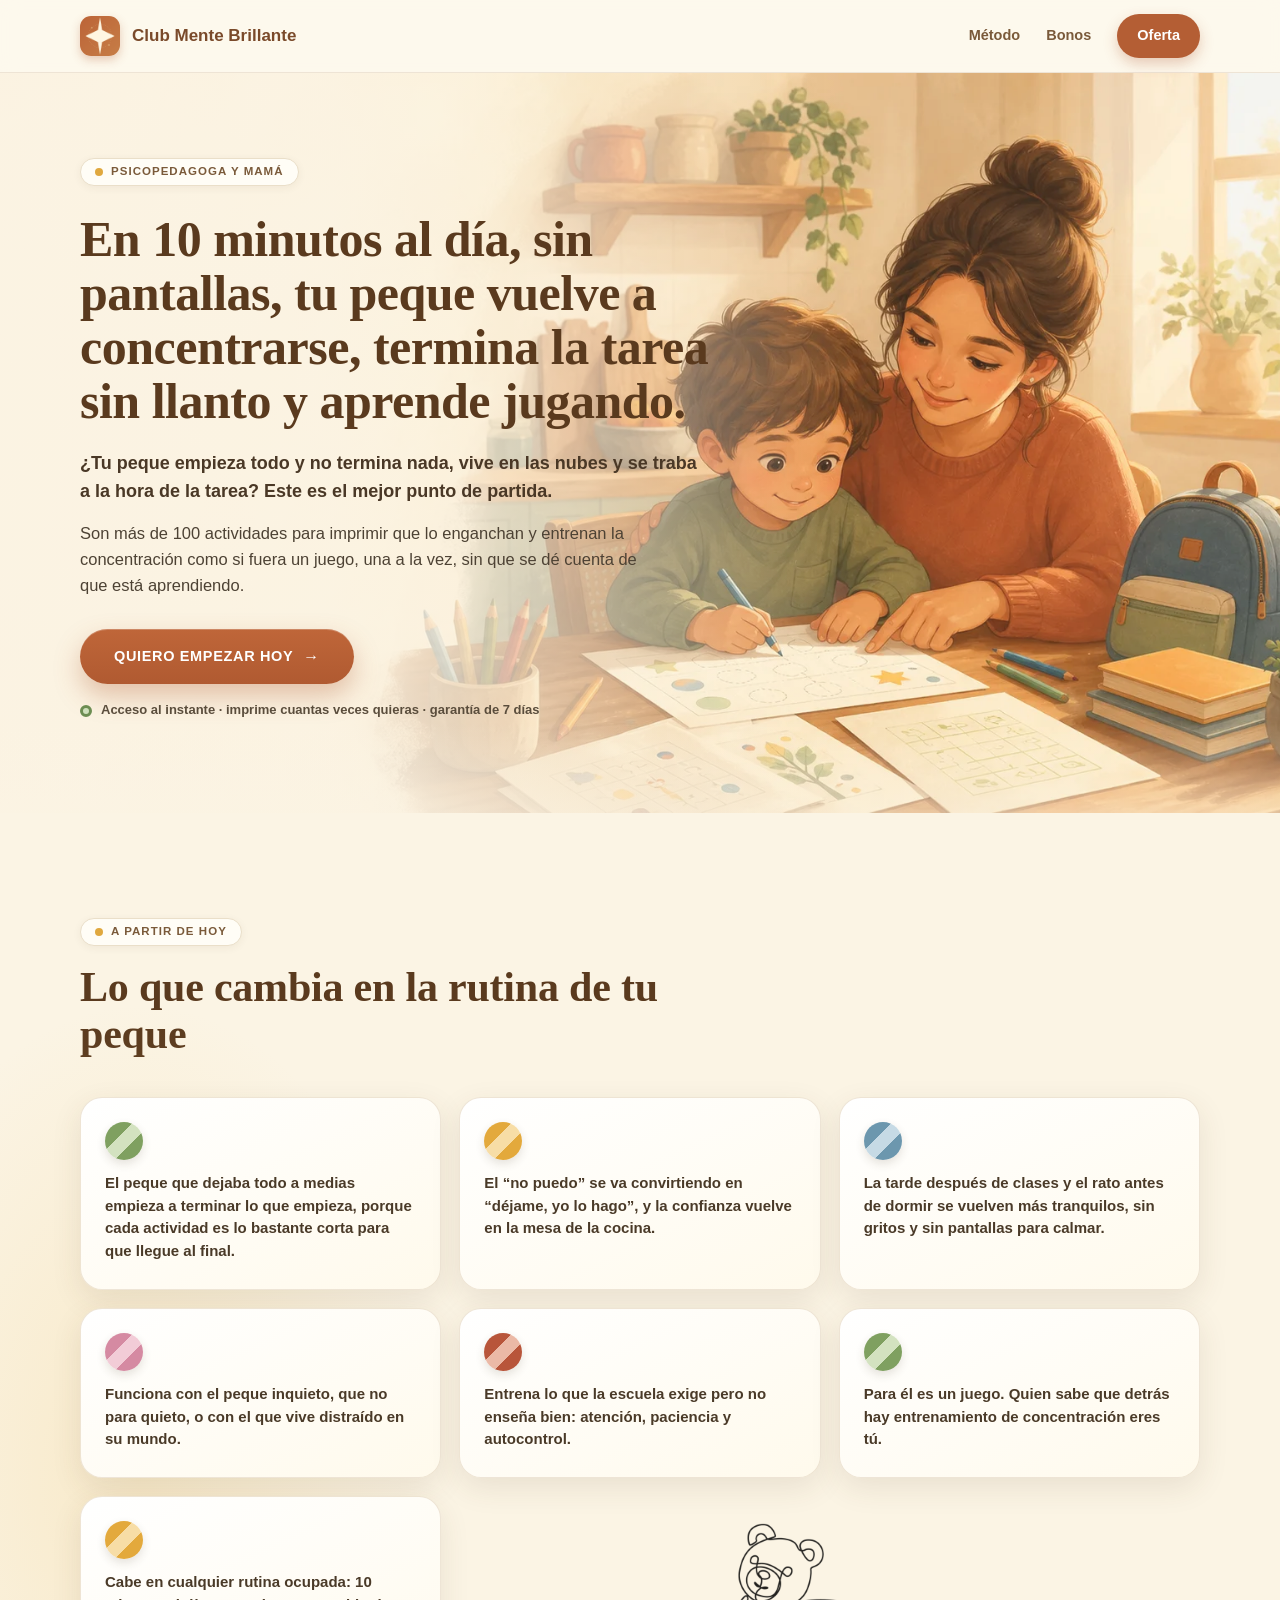
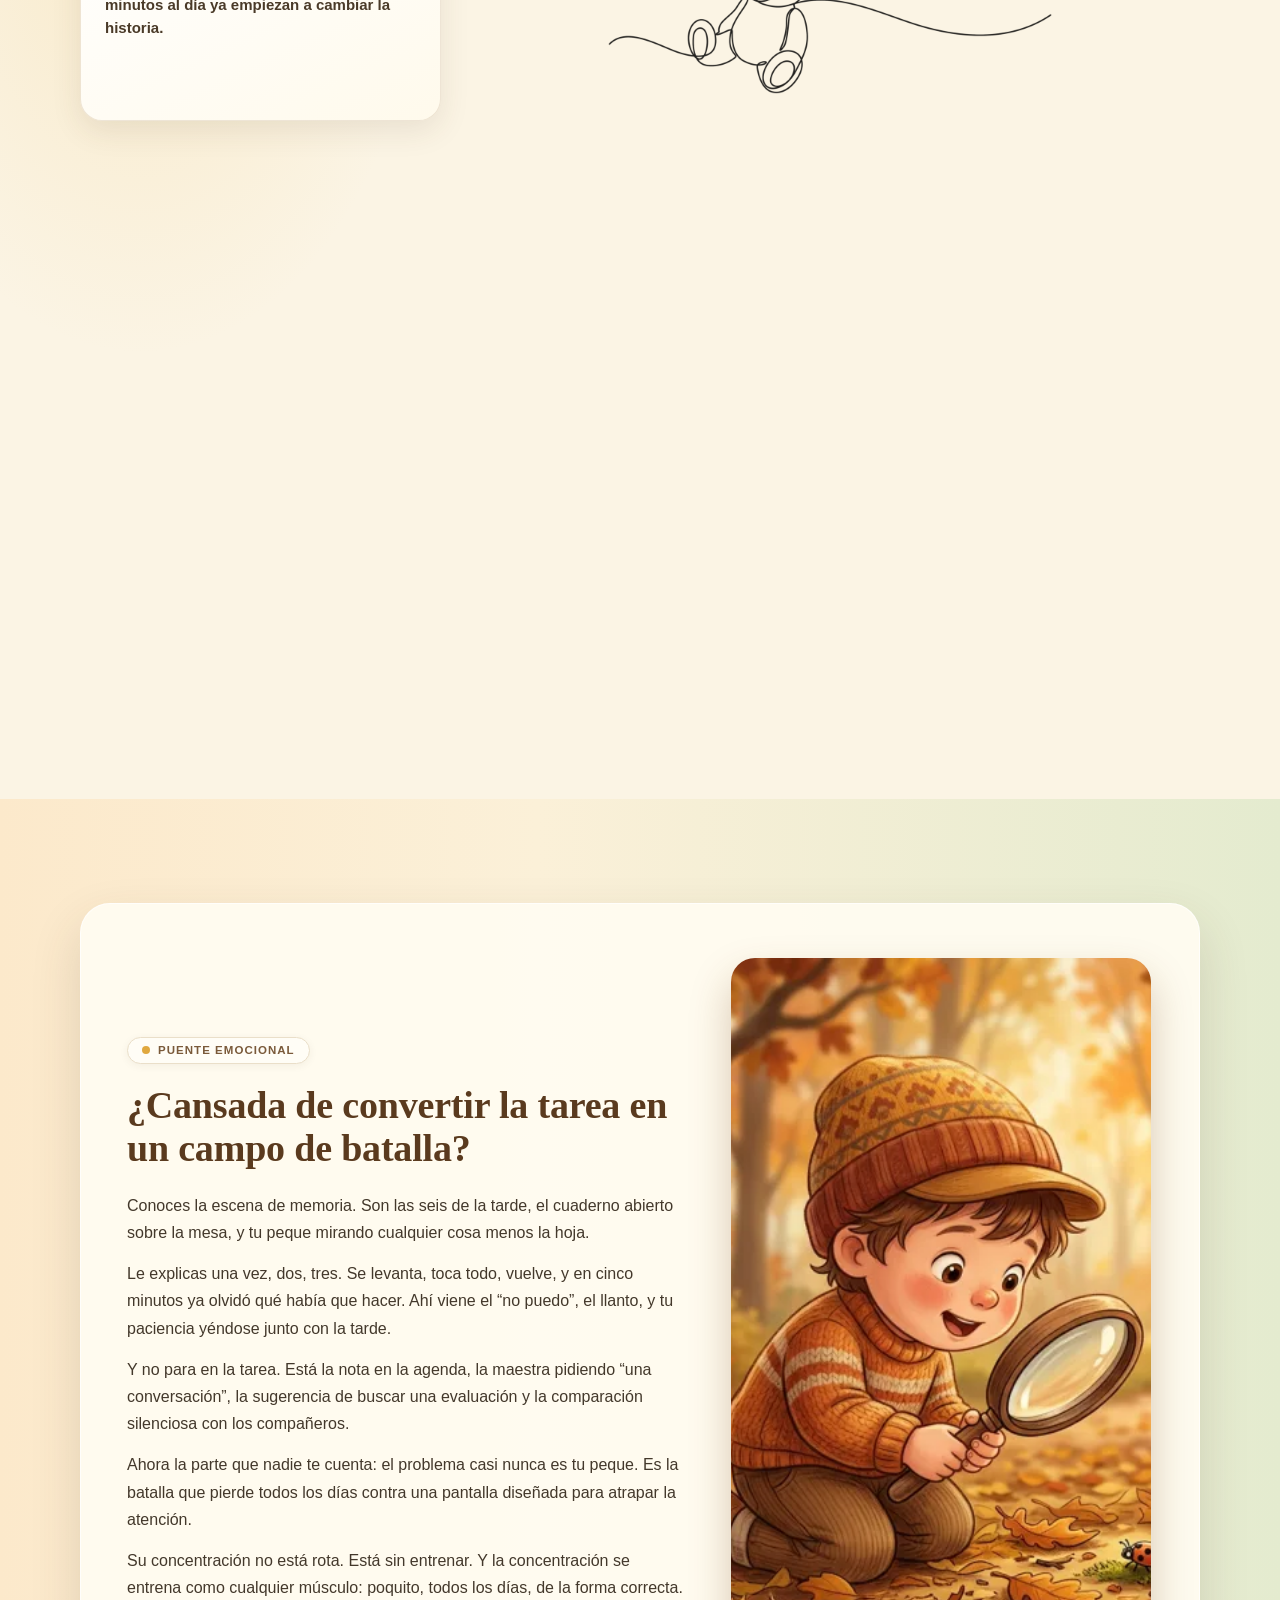
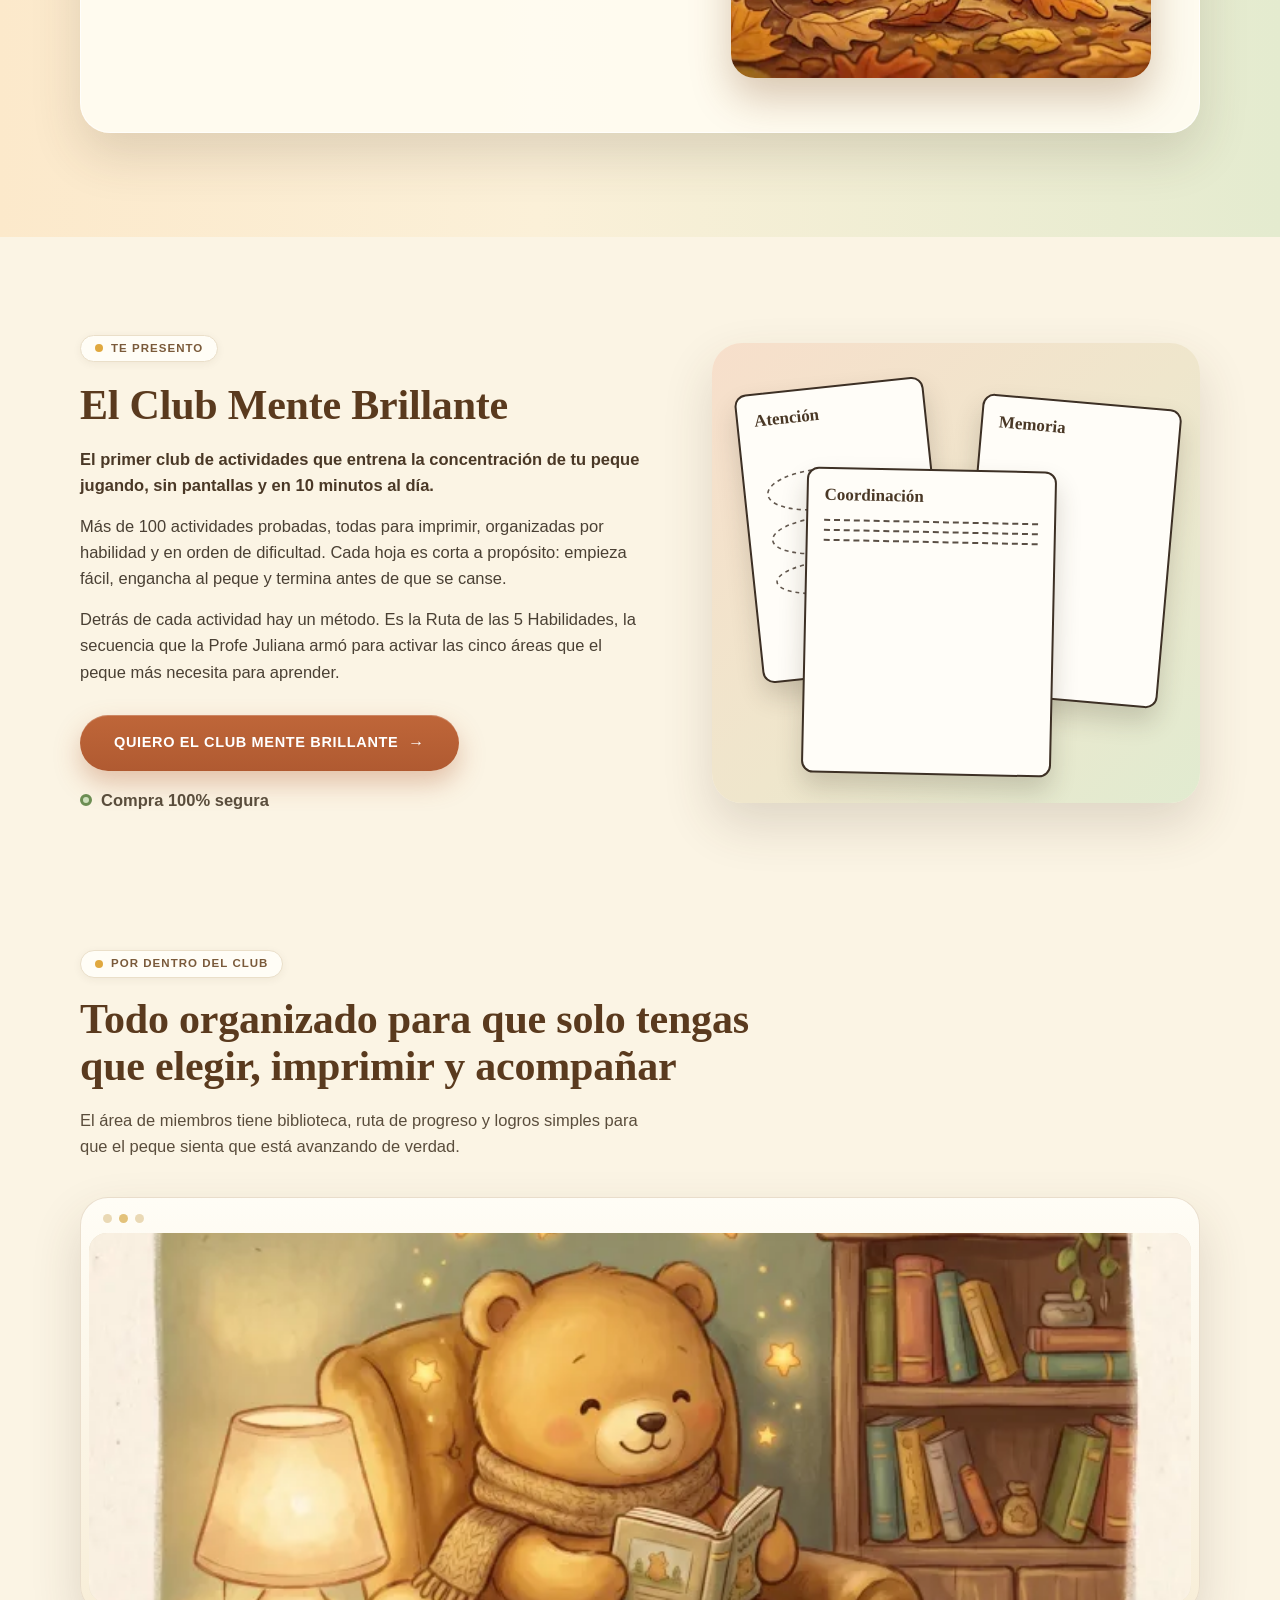
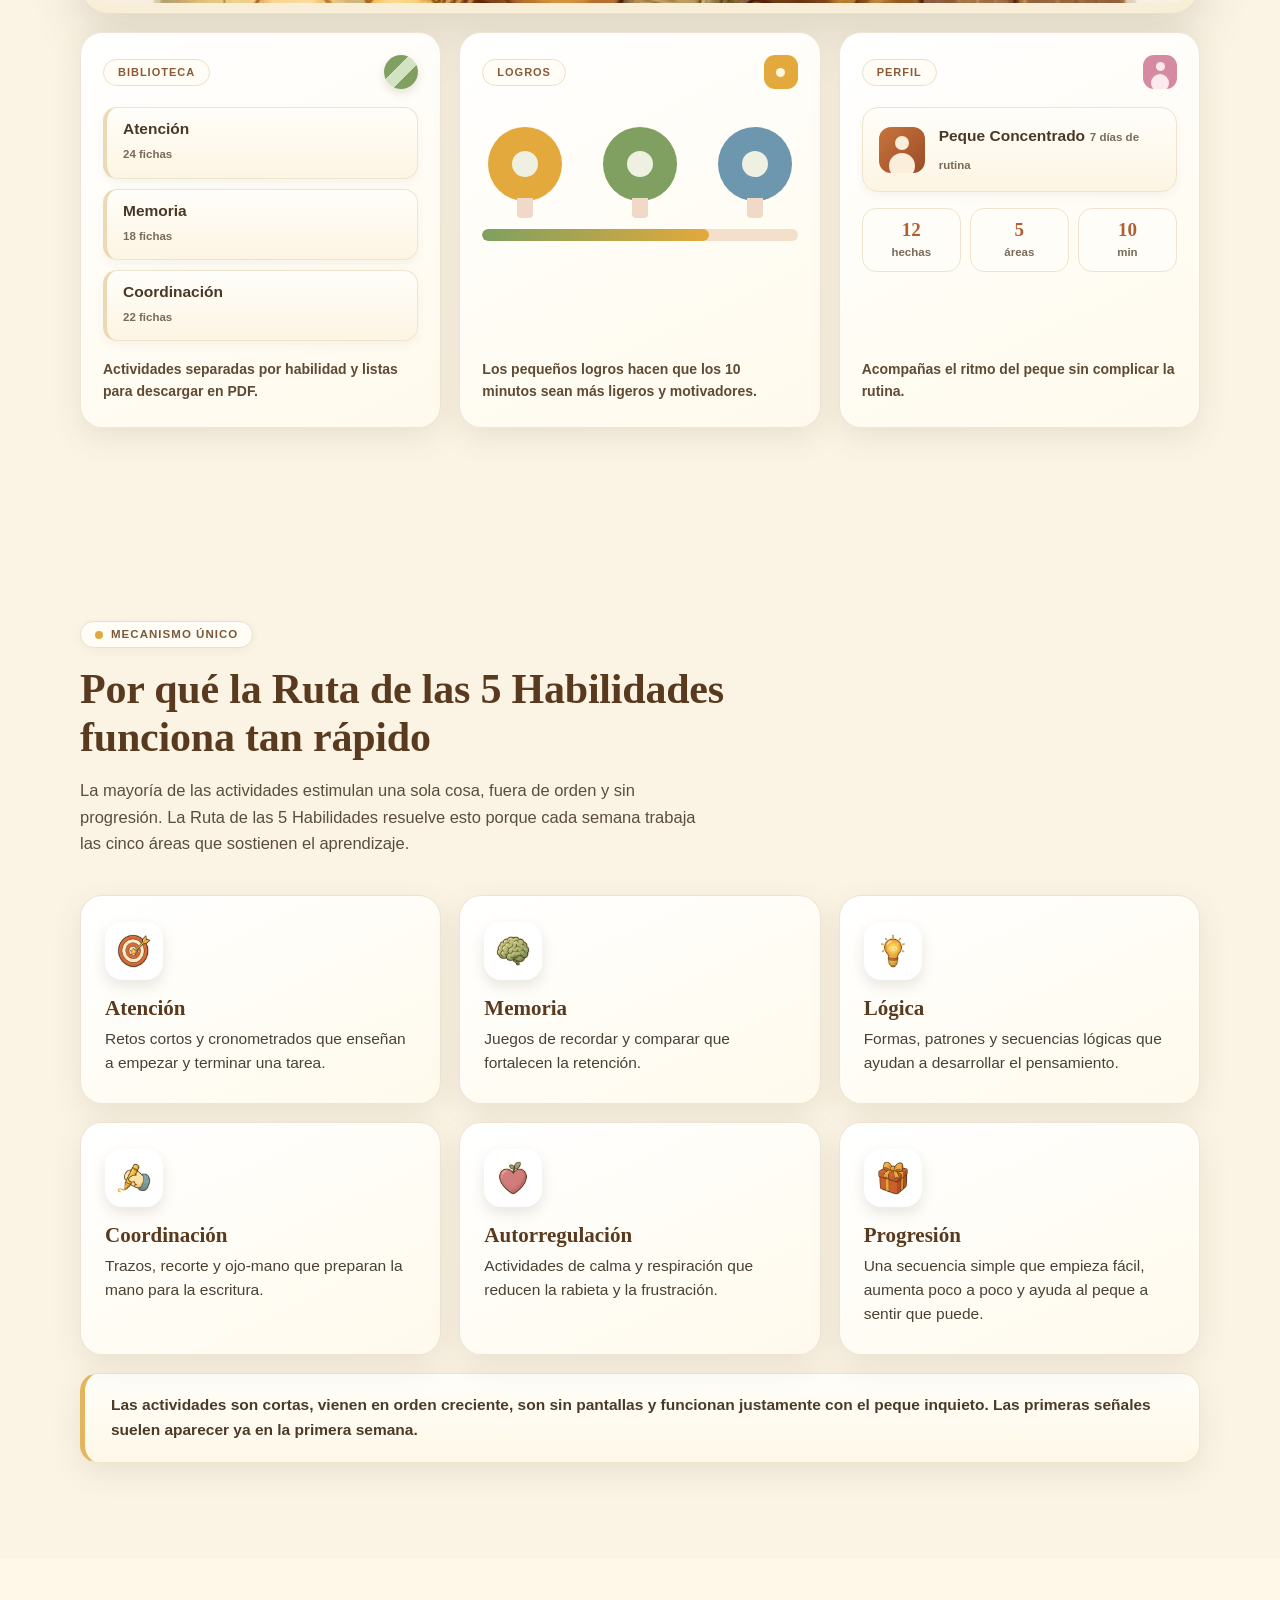
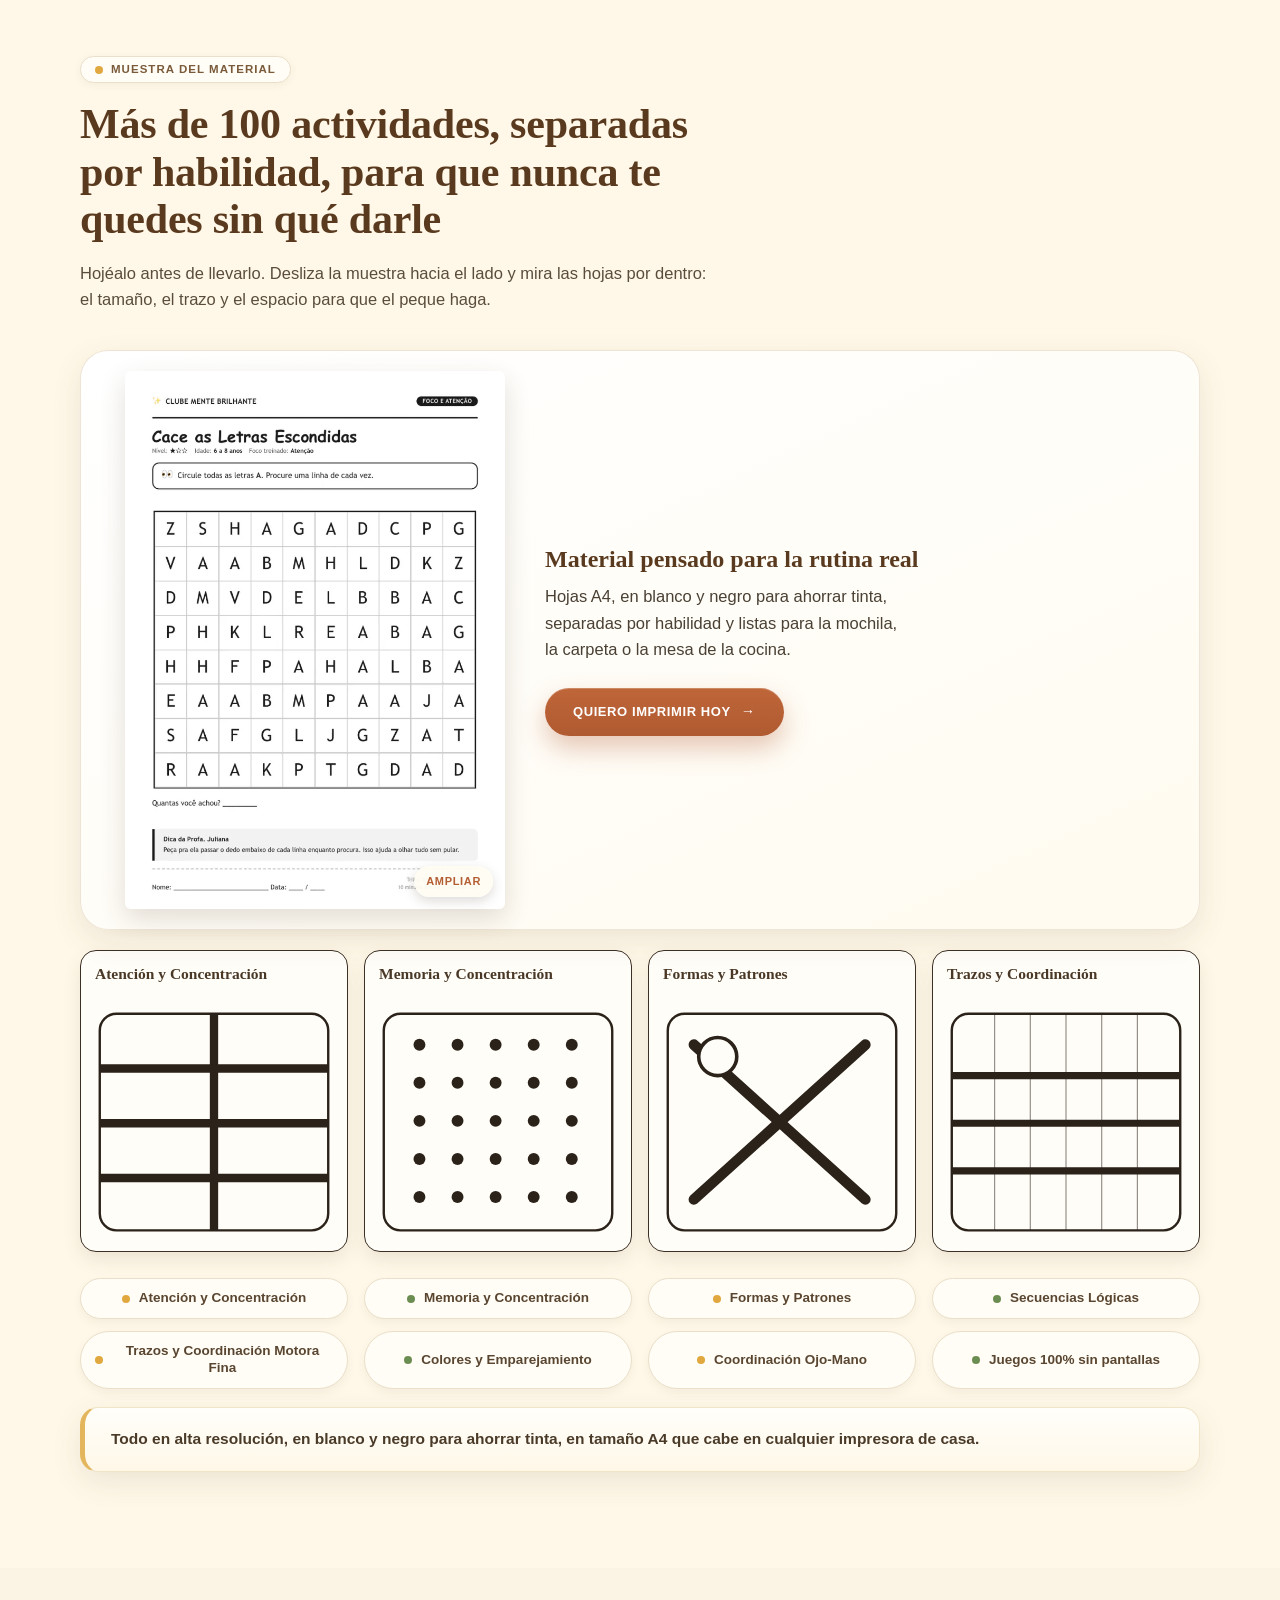
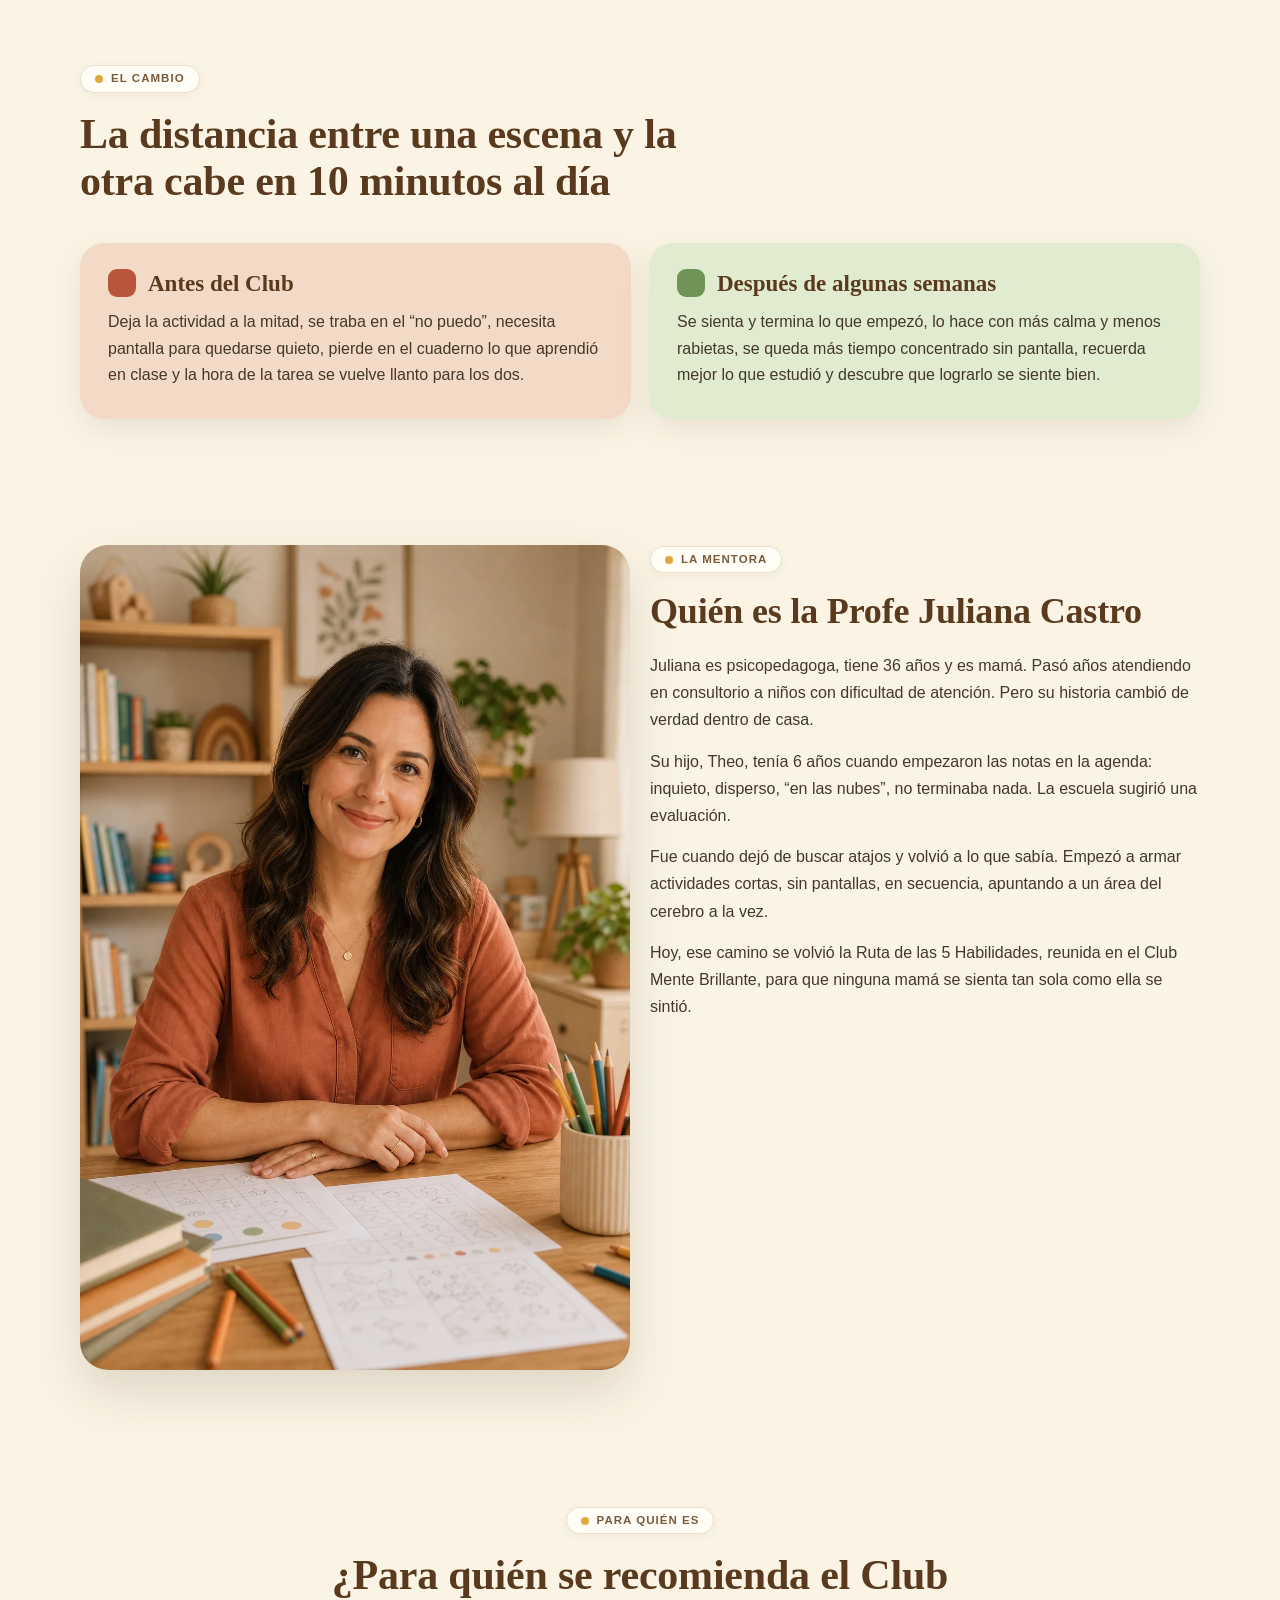
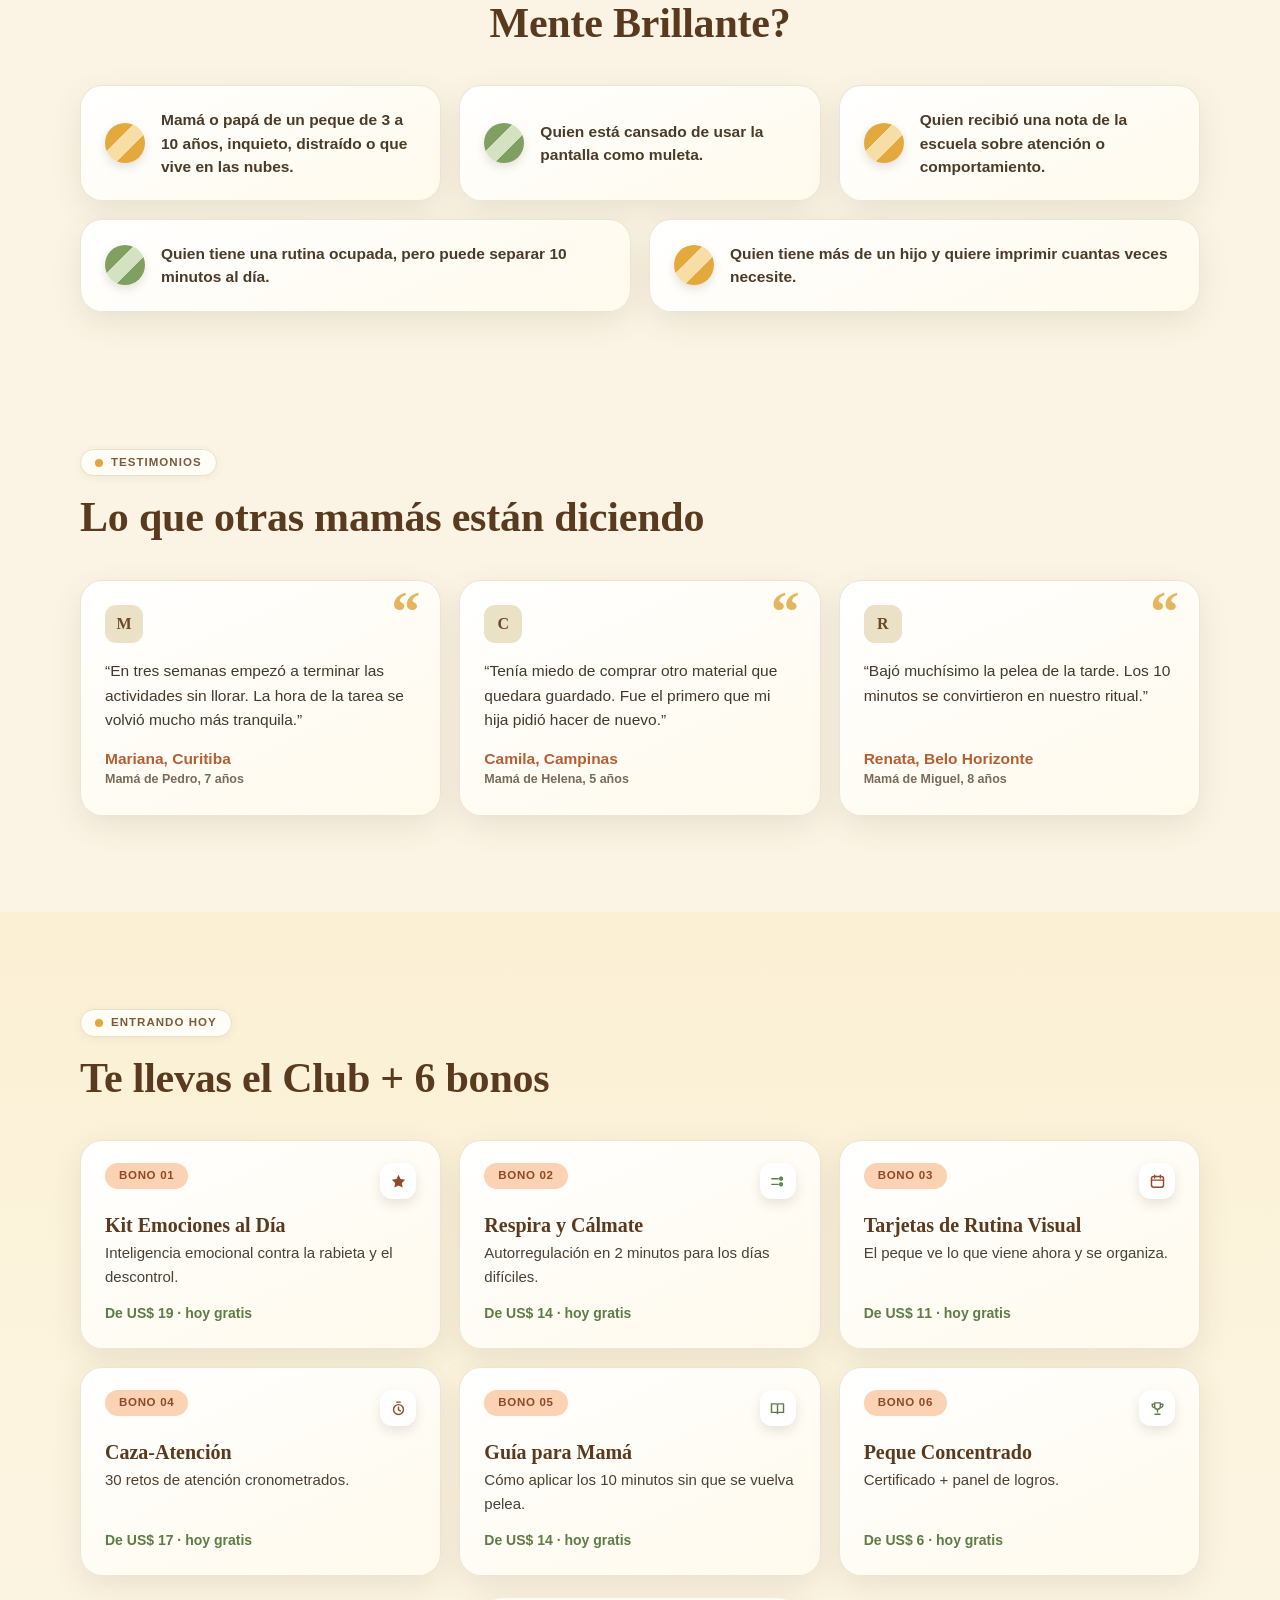
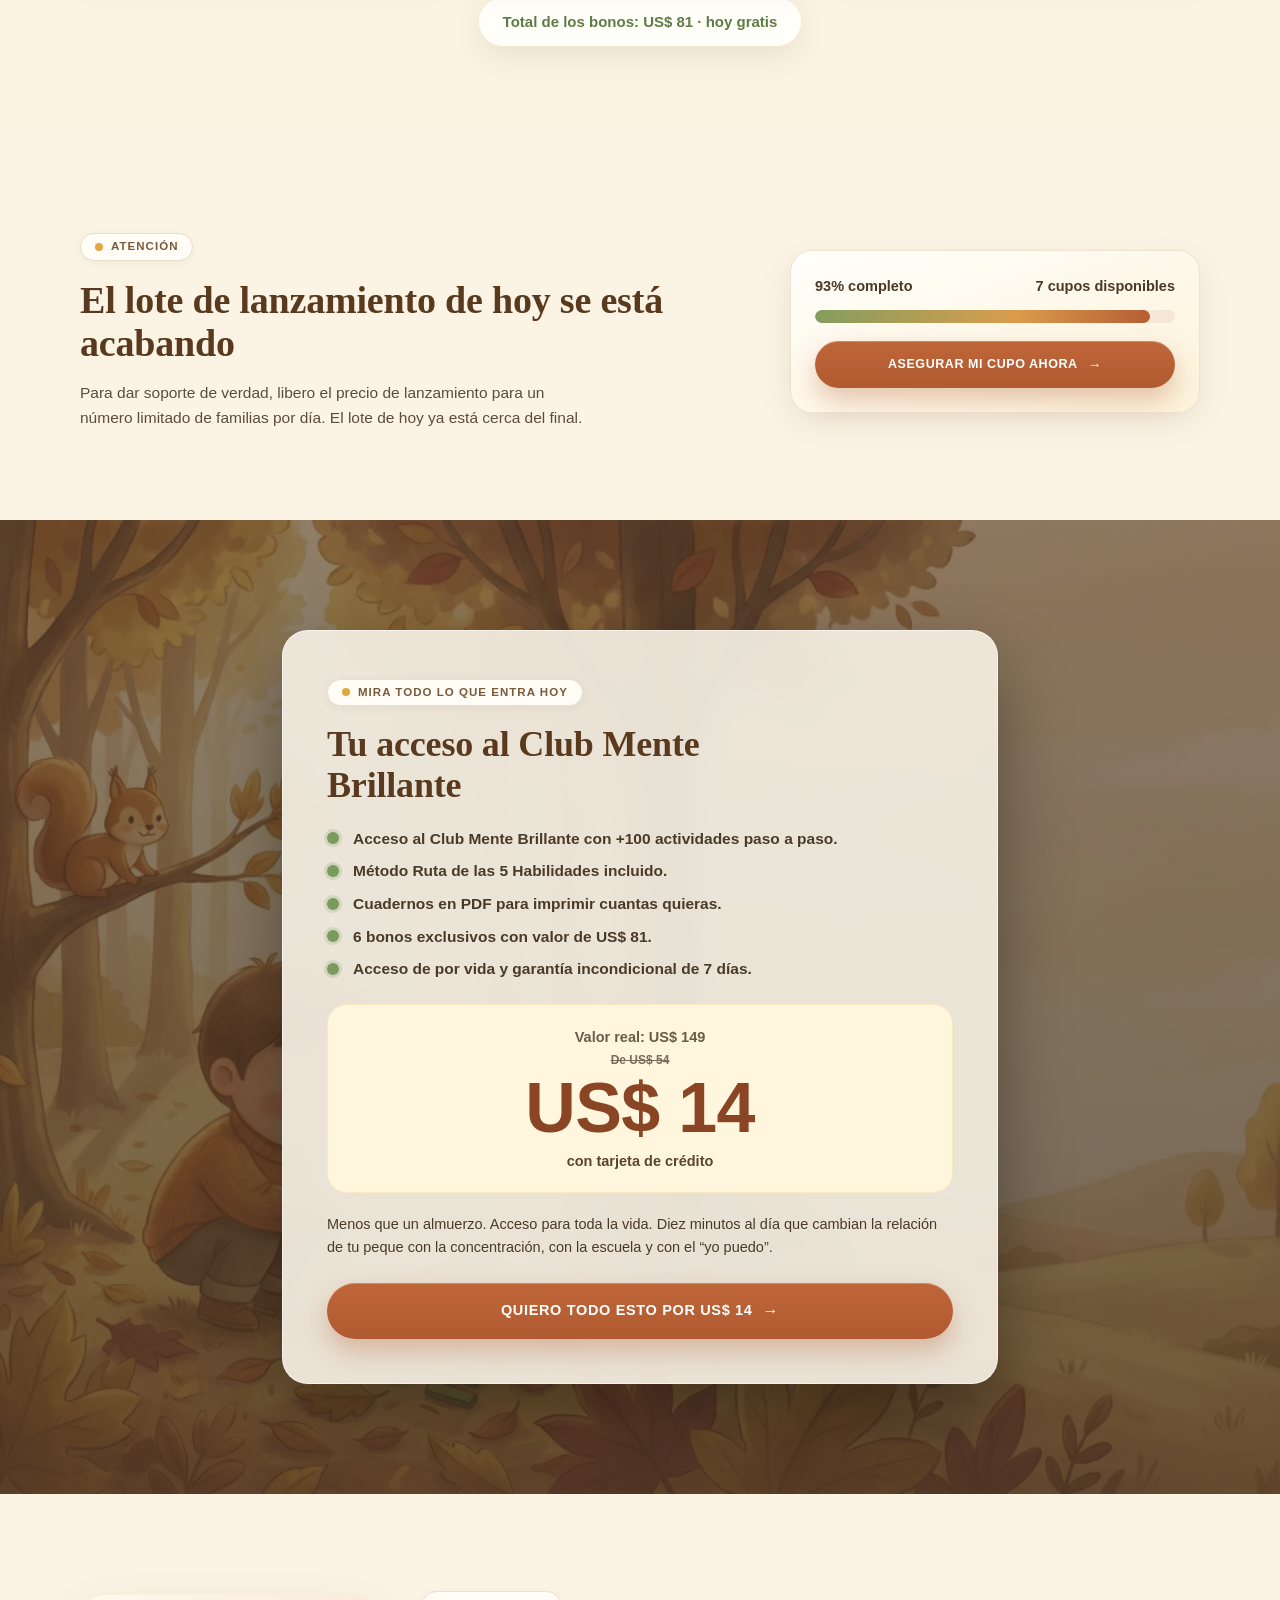
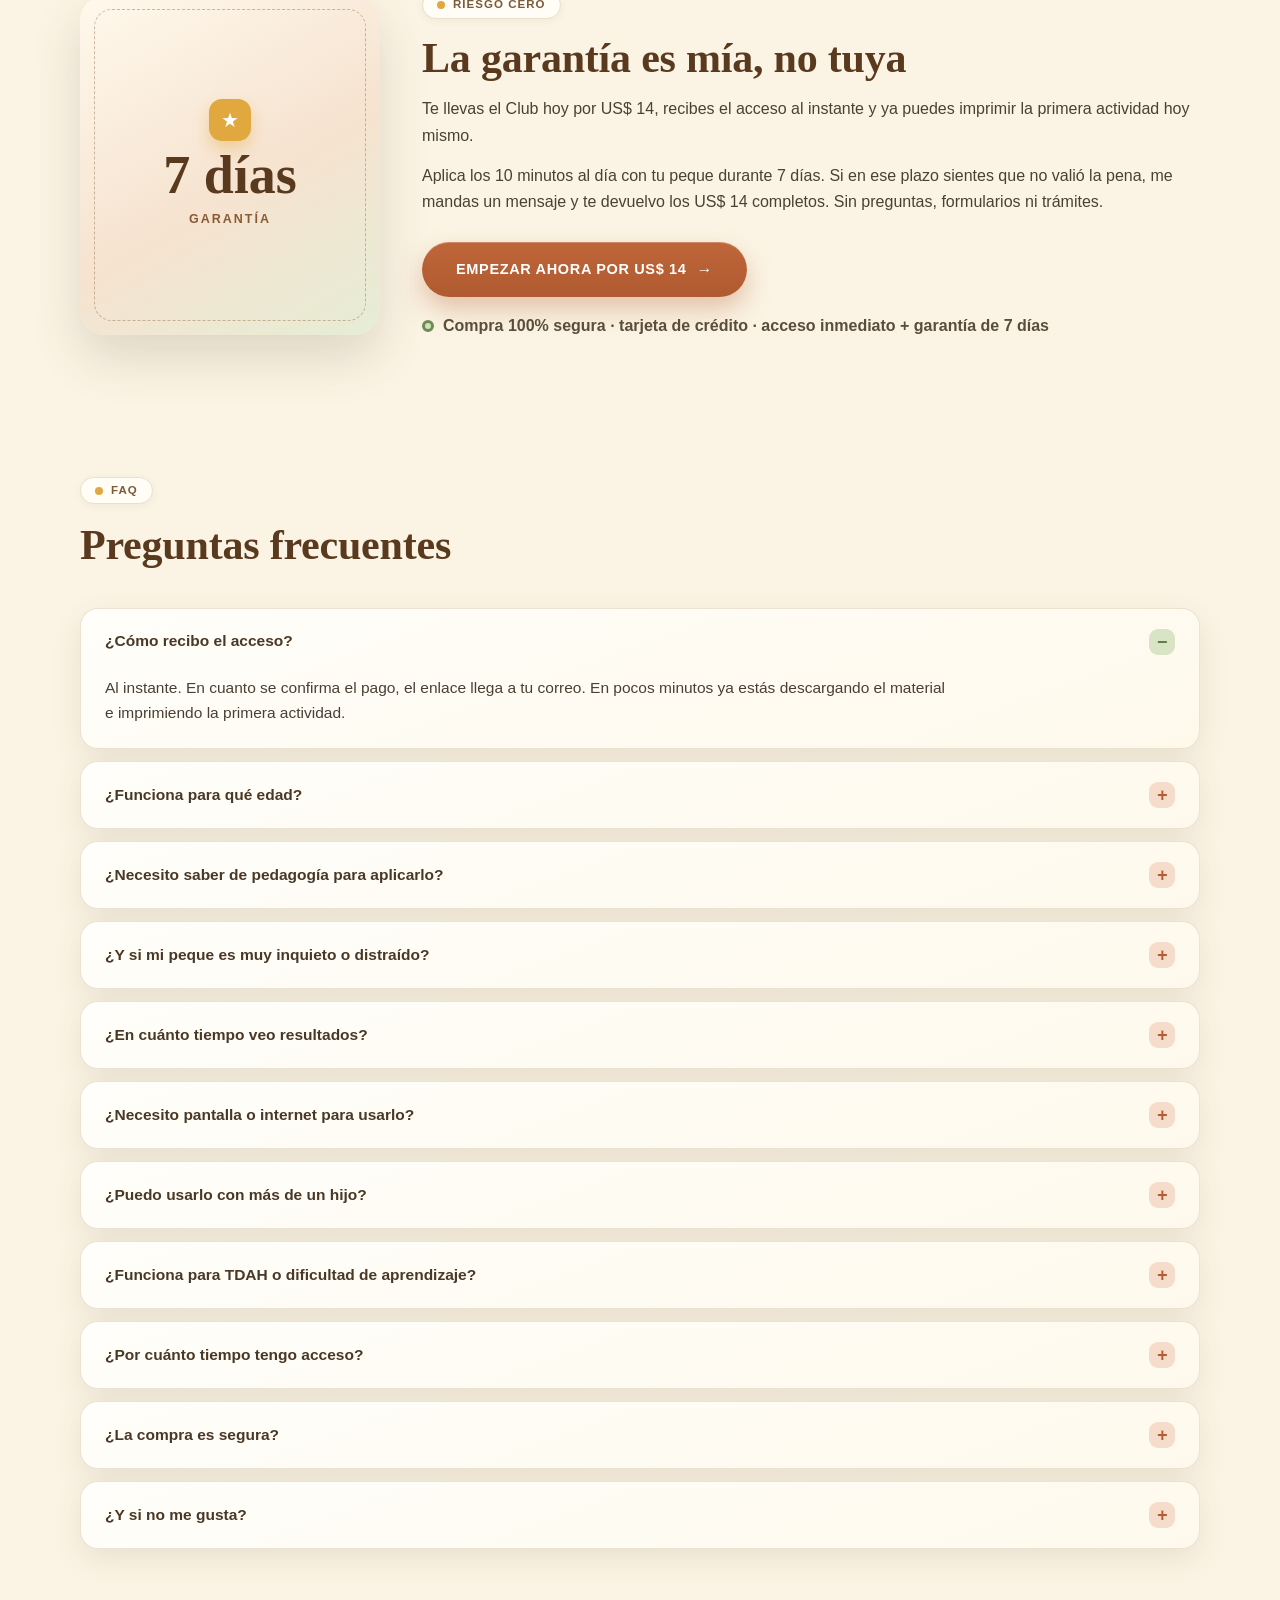
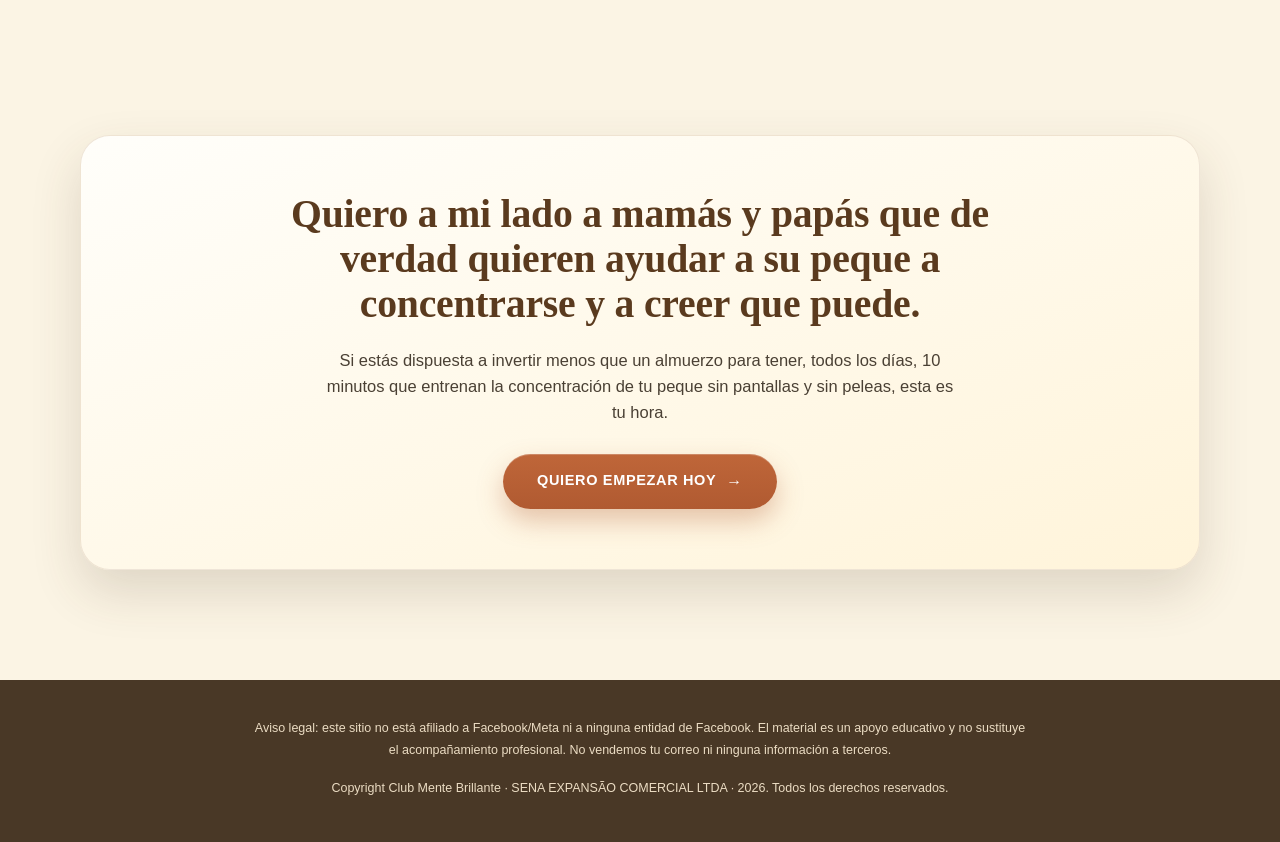
<file: brilliant-minds/es/lp-orig/index.html>
<!DOCTYPE html>
<html lang="es">
<head>
<meta charset="utf-8">
<meta name="viewport" content="width=device-width, initial-scale=1">
<title>Club Mente Brillante · 10 minutos al día para que tu peque se concentre, sin pantallas</title>
<meta name="description" content="Más de 100 actividades para imprimir que entrenan la concentración de tu peque jugando, sin pantallas y en 10 minutos al día. Acceso inmediato y garantía de 7 días.">
<meta name="theme-color" content="#FBF4E4">
<meta property="og:type" content="website">
<meta property="og:title" content="Club Mente Brillante · 10 minutos al día, sin pantallas">
<meta property="og:description" content="Tu peque vuelve a concentrarse, termina la tarea sin llanto y aprende jugando.">
<meta property="og:image" content="https://senacomercial.com/brilliant-minds/es/lp-orig/assets/hero-clube-mente-brilhante.webp">
<link rel="icon" type="image/png" href="/brilliant-minds/es/lp-orig/favicon.png">
<link rel="apple-touch-icon" href="/brilliant-minds/es/lp-orig/assets/apple-touch-icon.png">
<link rel="preload" as="image" href="/brilliant-minds/es/lp-orig/assets/hero-clube-mente-brilhante.webp" type="image/webp">

<style>
:root{
  --bg:#FBF4E4; --bg-soft:#FFF8E8; --ink:#5A3A1E; --ink-dark:#4A3826;
  --text:#4A4034; --muted:#6B5B49;
  --terra:#B45E34; --terra-dark:#9A4C26; --green:#6C8D52; --green-soft:#E3EBD3;
  --amber:#E0A83E; --peach:#F3D9C5; --line:#E8DCCA; --paper:#FFFDF6;
  --shadow:0 10px 30px rgba(74,56,38,.10); --shadow-lg:0 22px 50px rgba(74,56,38,.16);
  --serif:Georgia,"Times New Roman",serif;
  --sans:"Trebuchet MS","Segoe UI","Helvetica Neue",Arial,sans-serif;
}
*{box-sizing:border-box;margin:0;padding:0}
html{scroll-behavior:smooth;-webkit-text-size-adjust:100%}
body{background:var(--bg);color:var(--text);font-family:var(--sans);font-size:17px;line-height:1.6;overflow-x:hidden}
img,video,svg{display:block;max-width:100%}
img{height:auto}
a{color:inherit;text-decoration:none}
button{font:inherit;color:inherit;cursor:pointer;border:0;background:none}
:focus-visible{outline:3px solid var(--amber);outline-offset:3px;border-radius:8px}
section[id],header[id]{scroll-margin-top:84px}
.container{width:min(1120px,calc(100% - 40px));margin-inline:auto}

/* ---------- tipografia ---------- */
h1,h2,h3{font-family:var(--serif);color:var(--ink);font-weight:700}
h1{font-size:clamp(33px,4.1vw,50px);line-height:1.08;letter-spacing:-.01em}
h2{font-size:clamp(29px,3.3vw,42px);line-height:1.13;letter-spacing:-.005em}
h3{font-size:21px;line-height:1.2}
p+p{margin-top:14px}
.lead{font-weight:700;color:var(--ink-dark);font-size:18px;line-height:1.55}

.badge{display:inline-flex;align-items:center;gap:8px;padding:7px 14px;border-radius:999px;background:var(--paper);border:1px solid #EADFC9;box-shadow:0 2px 8px rgba(74,56,38,.06);
  font-size:11.5px;font-weight:800;letter-spacing:.09em;text-transform:uppercase;color:#7A5A3A;line-height:1}
.badge::before{content:"";width:8px;height:8px;border-radius:50%;background:var(--amber);flex:none}

.sec{padding:96px 0}
.sec-head{margin-bottom:38px}
.sec-head .badge{margin-bottom:18px}
.sec-head.center{text-align:center}
.sec-head p{margin-top:16px;max-width:640px;font-size:16.5px;color:#5a4d3c}
.sec-head.center p{margin-inline:auto}
.sec-head h2{max-width:16em}
.sec-head.center h2{margin-inline:auto}

/* ---------- botões ---------- */
.btn{display:inline-flex;align-items:center;gap:10px;padding:19px 34px;border-radius:999px;background:linear-gradient(180deg,#BF6639,#B05A31);color:#fff;
  font-weight:800;font-size:14.5px;letter-spacing:.045em;text-transform:uppercase;line-height:1.1;
  box-shadow:0 12px 26px rgba(180,94,52,.34),inset 0 1px 0 rgba(255,255,255,.22);transition:transform .2s,box-shadow .2s,filter .2s}
.btn:hover{transform:translateY(-2px);box-shadow:0 16px 30px rgba(180,94,52,.42),inset 0 1px 0 rgba(255,255,255,.22);filter:brightness(1.04)}
.btn:active{transform:translateY(0)}
.btn .arr{transition:transform .2s;font-size:1.1em}
.btn:hover .arr{transform:translateX(4px)}
.btn.full{display:flex;justify-content:center;width:100%}
.trust{display:flex;align-items:center;gap:9px;margin-top:16px;font-size:13px;font-weight:700;color:#5a4d3c}
.ring{width:12px;height:12px;border-radius:50%;border:3px solid var(--green);background:#CFE0BC;flex:none}

/* ---------- cartões ---------- */
.card{position:relative;background:linear-gradient(155deg,#FFFFFF 0%,#FFFAEC 100%);border:1px solid rgba(232,220,202,.75);border-radius:22px;box-shadow:var(--shadow)}
.ico{--c:#7FA060;--cl:#D3DFC3;width:40px;height:40px;border-radius:50%;flex:none;
  background:linear-gradient(135deg,var(--c) 0 37%,var(--cl) 37% 63%,var(--c) 63% 100%);box-shadow:0 4px 10px rgba(74,56,38,.14)}
.ico.green{--c:#7FA060;--cl:#D3E2C0}.ico.amber{--c:#E3A93C;--cl:#F7DDA6}.ico.blue{--c:#6C97AE;--cl:#C6DAE5}
.ico.pink{--c:#D58AA2;--cl:#F2CCD7}.ico.terra{--c:#B8553A;--cl:#EBB9A6}

/* revelar ao rolar */
.rv{opacity:0;transform:translateY(22px);transition:opacity .7s ease,transform .7s ease;transition-delay:var(--d,0s)}
.rv.in{opacity:1;transform:none}

/* ---------- nav ---------- */
.nav{position:sticky;top:0;z-index:50;background:rgba(253,249,238,.92);backdrop-filter:blur(10px);-webkit-backdrop-filter:blur(10px);border-bottom:1px solid rgba(232,220,202,.7);transition:box-shadow .25s}
.nav.scrolled{box-shadow:0 6px 22px rgba(74,56,38,.10)}
.nav__in{display:flex;align-items:center;justify-content:space-between;height:72px}
.brand{display:flex;align-items:center;gap:12px;font-weight:800;color:#7A4A2A;font-size:17px}
.brand img{width:40px;height:40px;border-radius:11px;box-shadow:0 4px 10px rgba(180,94,52,.3)}
.nav__links{display:flex;align-items:center;gap:26px;font-size:14.5px;font-weight:700;color:#7A5A3A}
.nav__links a:not(.pill):hover{color:var(--terra)}
.pill{padding:10px 20px;border-radius:999px;background:var(--terra);color:#fff;box-shadow:0 6px 14px rgba(180,94,52,.3);transition:filter .2s,transform .2s}
.pill:hover{filter:brightness(1.07);transform:translateY(-1px)}

/* ---------- hero ---------- */
.hero{position:relative;isolation:isolate;min-height:clamp(640px,50vw,860px);display:flex;align-items:center;background:#FBF3E3;overflow:hidden}
.hero__img{position:absolute;inset:0;width:100%;height:100%;object-fit:cover;object-position:72% 50%;z-index:-2;opacity:.9}
.hero::before{content:"";position:absolute;inset:0;z-index:-1;
  background:linear-gradient(90deg,rgba(251,243,227,.97) 0%,rgba(251,243,227,.92) 26%,rgba(251,243,227,.55) 46%,rgba(251,243,227,0) 66%)}
.hero::after{content:"";position:absolute;left:0;right:0;bottom:0;height:90px;z-index:-1;background:linear-gradient(180deg,rgba(251,244,228,0),rgba(251,244,228,.55))}
.hero__copy{max-width:630px;padding:84px 0 92px}
.hero__copy .badge{margin-bottom:26px}
.hero__copy h1{margin-bottom:22px}
.hero__copy .lead{margin-bottom:14px}
.hero__copy p:not(.lead):not(.trust){font-size:16.5px;color:#4d4234;margin-bottom:30px;max-width:560px}

/* ---------- lo que cambia ---------- */
.cambia{position:relative;padding:104px 0 96px}
.cambia::before{content:"";position:absolute;left:-12%;top:12%;width:46%;height:60%;background:radial-gradient(closest-side,rgba(240,205,130,.28),rgba(240,205,130,0));pointer-events:none}
.grid3{display:grid;grid-template-columns:repeat(3,1fr);gap:18px}
.feat{padding:24px 24px 26px;display:flex;flex-direction:column;gap:12px}
.feat .ico{width:38px;height:38px}
.feat p{font-size:15px;line-height:1.52;font-weight:700;color:#4a3a28}
.bear{grid-column:span 2;display:flex;align-items:center;justify-content:center}
.bear img{width:min(100%,450px);height:auto;opacity:.88}
.gallery{display:grid;grid-template-columns:1.55fr 1fr;grid-template-rows:1fr 1fr;gap:18px;margin-top:34px;height:548px}
.gal{position:relative;border-radius:26px;overflow:hidden;box-shadow:var(--shadow-lg);background:#EFE3CB}
.gal.big{grid-row:span 2}
.gal img{width:100%;height:100%;object-fit:cover;transition:transform .8s ease}
.gal:hover img{transform:scale(1.04)}
.gal figcaption{position:absolute;left:14px;right:14px;bottom:14px;padding:13px 18px;border-radius:16px;background:rgba(255,252,243,.94);backdrop-filter:blur(6px);box-shadow:0 8px 20px rgba(74,56,38,.14)}
.gal figcaption b{display:block;font-size:14.5px;color:var(--ink-dark);line-height:1.3}
.gal figcaption span{display:block;font-size:12.5px;color:#7a6a58;line-height:1.4;margin-top:2px}

/* ---------- puente emocional ---------- */
.puente{padding:104px 0;background:linear-gradient(90deg,#FCE9CB 0%,#FBF0D8 42%,#E4EBCF 100%)}
.puente__card{display:grid;grid-template-columns:1fr 420px;gap:48px;align-items:center;padding:54px 48px 54px 46px;border-radius:30px;background:rgba(255,252,242,.93);box-shadow:var(--shadow-lg);border:1px solid rgba(255,255,255,.7)}
.puente__card .badge{margin-bottom:20px}
.puente__card h2{font-size:clamp(28px,3vw,38px);margin-bottom:22px}
.puente__card p{font-size:16px;line-height:1.7;color:#43382b}
.puente__img{border-radius:24px;overflow:hidden;aspect-ratio:7/12;box-shadow:0 20px 40px rgba(120,70,20,.28)}
.puente__img img{width:100%;height:100%;object-fit:cover;object-position:38% 50%}

/* ---------- te presento ---------- */
.presento{display:grid;grid-template-columns:1.15fr 1fr;gap:70px;align-items:center}
.presento .badge{margin-bottom:20px}
.presento h2{margin-bottom:18px}
.presento p{font-size:16.5px}
.presento .btn{margin-top:30px}
.sheets{position:relative;height:460px;border-radius:30px;background:linear-gradient(135deg,#F7DFCB 0%,#EFE6CC 52%,#E1EBD0 100%);box-shadow:var(--shadow-lg);overflow:hidden}
.sheet{position:absolute;background:#FFFDF8;border:2px solid #3D3025;border-radius:12px;padding:16px 16px;box-shadow:0 14px 26px rgba(61,48,37,.2)}
.sheet b{font:700 17px var(--serif);color:var(--ink-dark);display:block}
.sheet.s1{left:36px;top:42px;width:190px;height:290px;transform:rotate(-6deg)}
.sheet.s2{right:30px;top:58px;width:200px;height:300px;transform:rotate(5deg)}
.sheet.s3{left:92px;top:126px;width:250px;height:306px;transform:rotate(1.2deg);z-index:2}
.sheet.s3 i{display:block;height:0;border-top:2px dashed #3D3025;margin-top:8px;opacity:.85}
.sheet.s3 i:first-of-type{margin-top:14px}
.sheet.s1 svg{position:absolute;left:12px;top:60px;width:170px;opacity:.8}
.presento .panel{transition:transform .5s}
.presento .panel:hover .s1{transform:rotate(-9deg) translateX(-6px)}
.presento .panel:hover .s2{transform:rotate(8deg) translateX(6px)}
.sheet{transition:transform .5s ease}

/* ---------- por dentro del club ---------- */
.dentro .sec-head p{max-width:560px}
.frame{border-radius:28px;padding:8px 8px 10px;background:linear-gradient(180deg,#FFFDF6,#F8EED8);border:1px solid rgba(232,220,202,.9);box-shadow:var(--shadow-lg)}
.frame__bar{display:flex;gap:7px;padding:8px 14px 10px}
.frame__bar i{width:9px;height:9px;border-radius:50%;background:#EAD9B5}
.frame__bar i:nth-child(2){background:#E3C27A}
.frame__view{position:relative;height:370px;border-radius:18px;overflow:hidden;background:#E9E1CB;cursor:pointer}
.frame__view video{position:absolute;inset:0;width:100%;height:100%;object-fit:cover;object-position:50% 38%}
.frame__play{position:absolute;right:14px;bottom:14px;width:40px;height:40px;border-radius:50%;background:rgba(255,252,243,.9);box-shadow:0 6px 14px rgba(74,56,38,.2);display:grid;place-items:center;opacity:0;transition:opacity .25s}
.frame__view:hover .frame__play,.frame__view:focus-visible .frame__play{opacity:1}
.mini{padding:22px 22px 24px;display:flex;flex-direction:column;min-height:330px}
.mini__top{display:flex;align-items:center;justify-content:space-between;margin-bottom:18px}
.tag{display:inline-block;padding:7px 14px;border-radius:999px;background:var(--paper);border:1px solid #EADFC9;font-size:11px;font-weight:800;letter-spacing:.09em;text-transform:uppercase;color:#8A5A36;line-height:1}
.mini .ico{width:34px;height:34px}
.mini__body{flex:1}
.mini p.cap{font-size:14px;line-height:1.55;font-weight:700;color:#5f4a34;margin-top:18px}
.lib{display:grid;gap:10px}
.lib div{padding:11px 16px;border-radius:14px;background:linear-gradient(180deg,#FFFEFA,#FDF5E3);border:1px solid #EFE4CD;border-left:4px solid #EBD9B4;box-shadow:0 4px 10px rgba(74,56,38,.05)}
.lib b{display:block;font-size:15.5px;color:var(--ink-dark);line-height:1.3}
.lib small{font-size:11.5px;font-weight:700;color:#7A6A58}
.medals{display:flex;justify-content:space-between;padding:6px 6px 0}
.medal{position:relative;width:74px;height:74px;border-radius:50%;margin-bottom:22px}
.medal::before{content:"";position:absolute;inset:0;margin:auto;width:26px;height:26px;border-radius:50%;background:#EEF0E2}
.medal::after{content:"";position:absolute;left:50%;bottom:-17px;width:16px;height:20px;margin-left:-8px;background:#F1D9C7;border-radius:0 0 4px 4px}
.medal.a{background:#E3A93C}.medal.b{background:#7FA060}.medal.c{background:#6C97AE}
.bar{height:12px;border-radius:99px;background:#F4DFCB;overflow:hidden}
.bar>span{display:block;height:100%;border-radius:99px;background:linear-gradient(90deg,#7FA060,#E3A93C)}
.profile{display:flex;align-items:center;gap:14px;padding:14px 16px;border-radius:16px;background:linear-gradient(180deg,#FFFEFA,#FDF5E3);border:1px solid #EFE4CD;box-shadow:0 4px 10px rgba(74,56,38,.05)}
.avatar{width:46px;height:46px;border-radius:12px;background:linear-gradient(135deg,#C9743E,#9A4C26);flex:none;position:relative;overflow:hidden}
.avatar::before{content:"";position:absolute;left:50%;top:9px;width:14px;height:14px;margin-left:-7px;border-radius:50%;background:#FBEEDB}
.avatar::after{content:"";position:absolute;left:50%;top:26px;width:26px;height:26px;margin-left:-13px;border-radius:50%;background:#FBEEDB}
.profile b{font-size:15.5px;color:var(--ink-dark);line-height:1.3}
.profile small{font-size:11.5px;font-weight:700;color:#7A6A58}
.stats{display:grid;grid-template-columns:repeat(3,1fr);gap:9px;margin-top:16px}
.stats div{padding:10px 4px;border-radius:14px;border:1px solid #EFE4CD;background:#FFFDF7;text-align:center;line-height:1.2}
.stats b{display:block;font:700 19px var(--serif);color:var(--terra)}
.stats span{font-size:11.5px;font-weight:700;color:#7A6A58}
.ico-sq{width:34px;height:34px;border-radius:11px;flex:none;position:relative}
.ico-sq.amber{background:#E3A93C}.ico-sq.pink{background:#D58AA2;overflow:hidden}
.ico-sq.amber::after{content:"";position:absolute;inset:0;margin:auto;width:9px;height:9px;border-radius:50%;background:#FFF6DC}
.ico-sq.pink::before{content:"";position:absolute;left:50%;top:7px;width:9px;height:9px;margin-left:-4.5px;border-radius:50%;background:#FBE9EE}
.ico-sq.pink::after{content:"";position:absolute;left:50%;top:19px;width:18px;height:18px;margin-left:-9px;border-radius:50%;background:#FBE9EE}

/* ---------- mecanismo ---------- */
.skill{padding:26px 24px 28px;min-height:196px}
.skill__ic{width:58px;height:58px;border-radius:17px;background:#fff;box-shadow:0 6px 14px rgba(74,56,38,.12);display:grid;place-items:center;margin-bottom:16px;overflow:hidden}
.skill__ic img{width:40px;height:40px;object-fit:contain}
.skill h3{margin-bottom:6px}
.skill p{font-size:15.5px;line-height:1.55}
.callout{margin-top:18px;padding:19px 26px;border-radius:18px;background:linear-gradient(180deg,#FFFEFA,#FFF8E8);border:1px solid #F0E4C9;border-left:5px solid #E3B65E;box-shadow:var(--shadow);font-size:15.5px;font-weight:700;color:#4a3a28;line-height:1.6}

/* ---------- muestra ---------- */
.muestra{background:var(--bg-soft)}
.sample{display:grid;grid-template-columns:380px 1fr;gap:40px;align-items:center;padding:20px 54px 20px 44px;border-radius:28px;background:linear-gradient(155deg,#FFFFFF,#FFFBF0)}
.sample__img{position:relative;display:block;border-radius:6px;cursor:zoom-in;transition:transform .4s}
.sample__img:hover{transform:translateY(-4px) rotate(-.6deg)}
.sample__img img{width:100%;border-radius:6px;box-shadow:0 10px 26px rgba(74,56,38,.16)}
.sample__img span{position:absolute;right:12px;bottom:12px;padding:7px 12px;border-radius:99px;background:rgba(255,252,243,.94);font-size:11px;font-weight:800;letter-spacing:.06em;text-transform:uppercase;color:var(--terra);box-shadow:0 4px 12px rgba(74,56,38,.18)}
.sample h3{font-size:24px;margin-bottom:10px}
.sample p{font-size:16.5px;max-width:360px}
.sample .btn{margin-top:26px;font-size:13px;padding:16px 28px}
.sheetrow{display:grid;grid-template-columns:repeat(4,1fr);gap:16px;margin-top:20px}
.sh{background:#FFFDF8;border:1.5px solid #3D3025;border-radius:16px;padding:14px 14px 16px;box-shadow:0 8px 18px rgba(74,56,38,.10)}
.sh b{font:700 15.5px/1.2 var(--serif);color:var(--ink-dark);display:block;min-height:36px}
.sh svg{width:100%;height:auto;margin-top:8px}
.tags{display:grid;grid-template-columns:repeat(4,1fr);gap:12px 16px;margin-top:26px}
.tags span{display:flex;align-items:center;justify-content:center;gap:9px;padding:11px 14px;border-radius:999px;background:var(--paper);border:1px solid #EADFC9;box-shadow:0 4px 10px rgba(74,56,38,.06);font-size:13.5px;font-weight:700;color:#5a4630;text-align:center;line-height:1.25}
.tags span::before{content:"";width:8px;height:8px;border-radius:50%;background:var(--amber);flex:none}
.tags span:nth-child(even)::before{background:var(--green)}
.tags span:nth-child(n+5):nth-child(odd)::before{background:var(--amber)}

/* ---------- el cambio ---------- */
.versus{display:grid;grid-template-columns:1fr 1fr;gap:18px}
.vs{padding:26px 28px 30px;border-radius:24px;box-shadow:var(--shadow)}
.vs.before{background:#F3DAC6}.vs.after{background:#E1EBCF}
.vs h3{display:flex;align-items:center;gap:12px;margin-bottom:12px;font-size:23px}
.vs h3 i{width:28px;height:28px;border-radius:9px;flex:none}
.vs.before h3 i{background:#B8553A}.vs.after h3 i{background:#6F9456}
.vs p{font-size:16px;line-height:1.65;color:#43382b}

/* ---------- mentora ---------- */
.mentora{display:grid;grid-template-columns:1fr 1fr;gap:20px;align-items:start}
.mentora__img{border-radius:28px;overflow:hidden;box-shadow:var(--shadow-lg);aspect-ratio:2/3}
.mentora__img img{width:100%;height:100%;object-fit:cover}
.mentora__txt .badge{margin-bottom:18px}
.mentora__txt h2{font-size:clamp(28px,3vw,36px);margin-bottom:20px}
.mentora__txt p{font-size:16px;line-height:1.7;color:#43382b}

/* ---------- para quién ---------- */
.who{display:grid;grid-template-columns:repeat(6,1fr);gap:18px}
.who .card{grid-column:span 2;display:flex;align-items:center;gap:16px;padding:22px 24px}
.who .card:nth-child(n+4){grid-column:span 3}
.who p{font-size:15.5px;line-height:1.5;font-weight:700;color:#4a3a28}

/* ---------- testimonios ---------- */
.quote{padding:24px 24px 26px;display:flex;flex-direction:column;overflow:hidden}
.quote::after{content:"“";position:absolute;right:20px;top:2px;font:700 58px/1 var(--serif);color:#E3B65E}
.quote .av{width:38px;height:38px;border-radius:11px;background:#EBE1C6;color:#6a4a2a;font:700 16px/38px var(--serif);text-align:center;margin-bottom:16px}
.quote p{font-size:15.5px;line-height:1.6;color:#43382b;flex:1;margin-bottom:16px}
.quote b{font-size:15.5px;color:var(--terra);display:block;line-height:1.3}
.quote small{font-size:12.5px;font-weight:700;color:#7A6A58}

/* ---------- bonos ---------- */
.bonos{background:linear-gradient(180deg,#FBF0D4 0%,#FCF4DF 65%,var(--bg) 100%)}
.bono{padding:22px 24px 24px;display:flex;flex-direction:column}
.bono .top{display:flex;align-items:flex-start;justify-content:space-between}
.bono .no{display:inline-block;padding:7px 14px;border-radius:999px;background:#FBD2B4;color:#8F4A28;font-size:11.5px;font-weight:800;letter-spacing:.06em;line-height:1}
.bono .bi{width:36px;height:36px;border-radius:12px;background:#fff;box-shadow:0 5px 12px rgba(74,56,38,.13);display:grid;place-items:center;color:#8F4A28}
.bono .bi svg{width:17px;height:17px}
.bono.g .bi{color:#5E7C45}
.bono h3{margin:14px 0 4px;font-size:20px}
.bono p{font-size:15px;line-height:1.55;flex:1}
.bono .price{margin-top:14px;font-size:14px;font-weight:800;color:#5E7C45}
.total{display:flex;justify-content:center;margin-top:22px}
.total span{padding:12px 24px;border-radius:999px;background:#FFFEF9;box-shadow:var(--shadow);font-weight:800;color:#5E7C45;font-size:15px}

/* ---------- escasez ---------- */
.escasez{display:grid;grid-template-columns:1fr 410px;gap:60px;align-items:center}
.escasez .badge{margin-bottom:18px}
.escasez h2{font-size:clamp(28px,3.1vw,38px);margin-bottom:16px}
.escasez p{font-size:15.5px;max-width:520px;color:#5a4d3c}
.stock{padding:24px 24px 24px;background:linear-gradient(160deg,#FFFEFA,#FDF3DB)}
.stock__row{display:flex;justify-content:space-between;font-size:14.5px;font-weight:800;color:var(--ink-dark);margin-bottom:12px}
.stock .bar{height:13px;margin-bottom:18px;background:#F5E7D6}
.stock .bar>span{width:0;background:linear-gradient(90deg,#849E5F,#DB9C4D 60%,#B45E34);transition:width 1.6s cubic-bezier(.2,.8,.2,1)}
.stock .btn{font-size:12.5px;padding:16px 20px}

/* ---------- oferta ---------- */
.oferta{position:relative;isolation:isolate;padding:110px 0;color:var(--ink-dark);overflow:hidden}
.oferta__bg{position:absolute;inset:0;z-index:-2;width:100%;height:100%;object-fit:cover;object-position:20% 60%}
.oferta::before{content:"";position:absolute;inset:0;z-index:-1;background:linear-gradient(180deg,rgba(74,56,38,.62),rgba(74,56,38,.78))}
.offer{width:min(716px,100%);margin-inline:auto;padding:46px 44px 44px;border-radius:26px;background:rgba(244,238,226,.93);backdrop-filter:blur(10px);-webkit-backdrop-filter:blur(10px);box-shadow:0 30px 70px rgba(0,0,0,.35);border:1px solid rgba(255,255,255,.55)}
.offer .badge{margin-bottom:18px}
.offer h2{font-size:clamp(28px,3.1vw,36px);margin-bottom:22px;max-width:11em}
.checks{list-style:none;display:grid;gap:11px;margin-bottom:24px}
.checks li{display:flex;align-items:center;gap:14px;font-size:15.5px;font-weight:700;color:#4a3a28;line-height:1.4}
.checks li::before{content:"";width:12px;height:12px;border-radius:50%;background:#7B9A5E;flex:none;box-shadow:0 0 0 3px rgba(123,154,94,.22)}
.pricebox{padding:22px 20px 20px;border-radius:20px;background:#FFF6DD;text-align:center;box-shadow:inset 0 0 0 1px rgba(224,168,62,.18)}
.pricebox .real{font-size:14.5px;font-weight:700;color:#6b5b49}
.pricebox s{display:block;font-size:12px;font-weight:700;color:#7a6a58;margin-top:2px}
.pricebox .now{display:block;font:700 clamp(52px,7vw,70px)/1.05 var(--sans);letter-spacing:-.01em;color:#8A4524;margin:2px 0 4px}
.pricebox .via{font-size:14.5px;font-weight:700;color:#5a4630}
.offer .note{margin:20px 0 24px;font-size:14.5px;line-height:1.6;color:#4a3a28}

/* ---------- garantía ---------- */
.garantia{display:grid;grid-template-columns:300px 1fr;gap:42px;align-items:center}
.seal{position:relative;height:340px;border-radius:26px;background:linear-gradient(150deg,#FFF9EC 0%,#F6E3D0 55%,#E6EDD5 100%);box-shadow:var(--shadow-lg);transform:rotate(-3deg);display:grid;place-items:center;transition:transform .5s}
.seal:hover{transform:rotate(0deg) scale(1.02)}
.seal::before{content:"";position:absolute;inset:14px;border-radius:18px;border:1.5px dashed rgba(138,90,54,.4)}
.seal__in{text-align:center;position:relative}
.seal__star{width:42px;height:42px;border-radius:13px;background:var(--amber);margin:0 auto 6px;display:grid;place-items:center;color:#fff;font-size:20px;box-shadow:0 8px 16px rgba(224,168,62,.4)}
.seal strong{display:block;font:700 54px/1.05 var(--serif);color:var(--ink)}
.seal span{font-size:12.5px;font-weight:800;letter-spacing:.16em;color:#8A5A36}
.gar .badge{margin-bottom:16px}
.gar h2{margin-bottom:14px}
.gar p{font-size:16px;line-height:1.65}
.gar .btn{margin-top:26px}

/* ---------- FAQ ---------- */
.faq{display:grid;gap:12px}
.qa{border-radius:18px;background:linear-gradient(160deg,#FFFEFA,#FFF9EC);border:1px solid rgba(232,220,202,.8);box-shadow:var(--shadow);overflow:hidden}
.qa button{display:flex;width:100%;justify-content:space-between;align-items:center;gap:16px;padding:20px 24px;text-align:left;font-size:15.5px;font-weight:800;color:var(--ink-dark);line-height:1.35}
.qa .pm{width:26px;height:26px;border-radius:9px;background:#F5DCCB;color:var(--terra);display:grid;place-items:center;flex:none;font-size:18px;line-height:1;font-weight:700;transition:background .25s,color .25s,transform .25s}
.qa .pm::before{content:"+"}
.qa.open .pm{background:#D8E4C4;color:#5E7C45}
.qa.open .pm::before{content:"−"}
.qa .ans{display:grid;grid-template-rows:0fr;transition:grid-template-rows .35s ease}
.qa.open .ans{grid-template-rows:1fr}
.qa .ans>div{overflow:hidden}
.qa .ans p{padding:0 24px 22px;font-size:15.5px;line-height:1.65;color:#4a3f33;max-width:900px}

/* ---------- cierre ---------- */
.cierre{padding:90px 0 110px}
.cierre__card{text-align:center;padding:56px 46px 60px;border-radius:30px;background:linear-gradient(160deg,#FFFEFA,#FFF4DA);box-shadow:var(--shadow-lg);border:1px solid rgba(232,220,202,.7)}
.cierre h2{max-width:20em;margin:0 auto 20px;font-size:clamp(27px,3.1vw,40px)}
.cierre p{max-width:640px;margin:0 auto 28px;font-size:16.5px}

/* ---------- footer ---------- */
.foot{background:#493826;color:#EBDCC3;padding:38px 0 42px;text-align:center;font-size:12.5px;line-height:1.75}
.foot p{max-width:780px;margin-inline:auto}
.foot p+p{margin-top:16px}

/* ---------- lightbox ---------- */
dialog.lb{border:0;background:transparent;max-width:min(92vw,720px);max-height:92vh;padding:0;overflow:visible}
dialog.lb::backdrop{background:rgba(40,28,16,.78);backdrop-filter:blur(4px)}
dialog.lb img{width:100%;max-height:90vh;object-fit:contain;border-radius:10px;background:#fff;box-shadow:0 30px 80px rgba(0,0,0,.5)}
dialog.lb button{position:absolute;right:-8px;top:-14px;width:38px;height:38px;border-radius:50%;background:#fff;color:var(--ink);font-size:20px;box-shadow:0 6px 16px rgba(0,0,0,.3)}

/* ---------- responsivo ---------- */
@media (max-width:1020px){
  .sec{padding:76px 0}
  .puente__card{grid-template-columns:1fr 340px;gap:34px;padding:42px 34px}
  .presento{gap:40px}
  .escasez{grid-template-columns:1fr 360px;gap:36px}
  .sample{grid-template-columns:340px 1fr;padding:20px 34px 20px 28px}
  .garantia{grid-template-columns:260px 1fr;gap:32px}
}
@media (max-width:820px){
  body{font-size:16px}
  .sec{padding:60px 0}
  .nav__in{height:64px}
  .nav__links{gap:16px;font-size:13.5px}
  .nav__links a:nth-child(2){display:none}
  .brand span{font-size:15px}
  .hero{display:block;min-height:0}
  .hero__img{position:relative;height:310px;object-position:76% 50%;z-index:0}
  .hero::before{display:none}.hero::after{display:none}
  .hero__copy{padding:34px 0 56px}
  .grid3{grid-template-columns:1fr 1fr}
  .bear{grid-column:span 2}
  .gallery{grid-template-columns:1fr;grid-template-rows:auto;height:auto}
  .gal,.gal.big{grid-row:auto;height:300px}
  .puente{padding:60px 0}
  .puente__card{grid-template-columns:1fr;padding:32px 24px}
  .puente__img{aspect-ratio:4/5;max-height:460px}
  .presento{grid-template-columns:1fr}
  .sheets{height:400px}
  .sheet.s1{left:14px;top:34px;width:150px;height:240px}
  .sheet.s2{right:14px;top:46px;width:158px;height:250px}
  .sheet.s3{left:50%;margin-left:-100px;top:116px;width:200px;height:250px}
  .sheet.s1 svg{width:130px}
  .mini{min-height:0}
  .frame__view{height:260px}
  .sample{grid-template-columns:1fr;padding:22px}
  .sample__img{max-width:340px;margin-inline:auto}
  .sample p{max-width:none}
  .sheetrow{display:flex;overflow-x:auto;scroll-snap-type:x mandatory;gap:14px;padding:4px 4px 16px;margin-inline:-4px;-webkit-overflow-scrolling:touch}
  .sheetrow .sh{flex:0 0 62%;scroll-snap-align:center}
  .tags{grid-template-columns:1fr 1fr}
  .versus{grid-template-columns:1fr}
  .mentora{grid-template-columns:1fr}
  .who{grid-template-columns:1fr 1fr}
  .who .card,.who .card:nth-child(n+4){grid-column:span 1}
  .who .card:last-child{grid-column:span 2}
  .escasez{grid-template-columns:1fr}
  .oferta{padding:64px 0}
  .offer{padding:32px 22px 30px}
  .garantia{grid-template-columns:1fr;gap:34px}
  .seal{max-width:300px;margin-inline:auto;width:100%}
  .cierre{padding:56px 0 70px}
  .cierre__card{padding:38px 22px 40px}
}
@media (max-width:560px){
  .grid3{grid-template-columns:1fr}
  .bear{grid-column:auto}
  .feat,.feat.tall{min-height:0}
  .who{grid-template-columns:1fr}
  .who .card:last-child{grid-column:auto}
  .btn{padding:17px 26px;font-size:13.5px}
  .hero__copy .btn{width:100%;justify-content:center}
  .tags{grid-template-columns:1fr}
  .medal{width:64px;height:64px}
  .qa button{padding:18px 18px}
  .qa .ans p{padding:0 18px 20px}
  .sheetrow .sh{flex-basis:78%}
}
@media (prefers-reduced-motion:reduce){
  html{scroll-behavior:auto}
  .rv{opacity:1;transform:none;transition:none}
  *{animation:none!important}
  .stock .bar>span,.btn,.gal img{transition:none}
}
</style>
</head>

<body>

<!-- ===== NAV ===== -->
<nav class="nav" id="nav" aria-label="Principal">
  <div class="container nav__in">
    <a class="brand" href="#inicio"><img src="/brilliant-minds/es/lp-orig/assets/icon-mente-brilhante.png" alt="" width="40" height="40"><span>Club Mente Brillante</span></a>
    <div class="nav__links">
      <a href="#metodo">Método</a>
      <a href="#bonos">Bonos</a>
      <a class="pill" href="#oferta">Oferta</a>
    </div>
  </div>
</nav>

<main>

<!-- ===== HERO ===== -->
<header class="hero" id="inicio">
  <img class="hero__img" src="/brilliant-minds/es/lp-orig/assets/hero-clube-mente-brilhante.webp" alt="Mamá y peque haciendo actividades impresas en la mesa de casa" width="1774" height="887" fetchpriority="high">
  <div class="container">
    <div class="hero__copy">
      <span class="badge">Psicopedagoga y mamá</span>
      <h1>En 10 minutos al día, sin pantallas, tu peque vuelve a concentrarse, termina la tarea sin llanto y aprende jugando.</h1>
      <p class="lead">¿Tu peque empieza todo y no termina nada, vive en las nubes y se traba a la hora de la tarea? Este es el mejor punto de partida.</p>
      <p>Son más de 100 actividades para imprimir que lo enganchan y entrenan la concentración como si fuera un juego, una a la vez, sin que se dé cuenta de que está aprendiendo.</p>
      <a class="btn" href="#oferta">Quiero empezar hoy <span class="arr">→</span></a>
      <p class="trust"><i class="ring"></i>Acceso al instante · imprime cuantas veces quieras · garantía de 7 días</p>
    </div>
  </div>
</header>

<!-- ===== LO QUE CAMBIA ===== -->
<section class="cambia" id="cambia">
  <div class="container">
    <div class="sec-head rv">
      <span class="badge">A partir de hoy</span>
      <h2>Lo que cambia en la rutina de tu peque</h2>
    </div>
    <div class="grid3">
      <article class="card feat rv"><i class="ico green"></i><p>El peque que dejaba todo a medias empieza a terminar lo que empieza, porque cada actividad es lo bastante corta para que llegue al final.</p></article>
      <article class="card feat rv" style="--d:.08s"><i class="ico amber"></i><p>El “no puedo” se va convirtiendo en “déjame, yo lo hago”, y la confianza vuelve en la mesa de la cocina.</p></article>
      <article class="card feat rv" style="--d:.16s"><i class="ico blue"></i><p>La tarde después de clases y el rato antes de dormir se vuelven más tranquilos, sin gritos y sin pantallas para calmar.</p></article>
      <article class="card feat rv"><i class="ico pink"></i><p>Funciona con el peque inquieto, que no para quieto, o con el que vive distraído en su mundo.</p></article>
      <article class="card feat rv" style="--d:.08s"><i class="ico terra"></i><p>Entrena lo que la escuela exige pero no enseña bien: atención, paciencia y autocontrol.</p></article>
      <article class="card feat rv" style="--d:.16s"><i class="ico green"></i><p>Para él es un juego. Quien sabe que detrás hay entrenamiento de concentración eres tú.</p></article>
      <article class="card feat tall rv"><i class="ico amber"></i><p>Cabe en cualquier rutina ocupada: 10 minutos al día ya empiezan a cambiar la historia.</p></article>
      <div class="bear rv" style="--d:.1s"><img src="/brilliant-minds/es/lp-orig/assets/bear-line.webp" alt="" width="2400" height="1200" loading="lazy"></div>
    </div>

    <div class="gallery">
      <figure class="gal big rv">
        <img src="/brilliant-minds/es/lp-orig/assets/mockup-atividades.webp" alt="Peque dibujando una actividad impresa en la mesa de casa" width="1536" height="1024" loading="lazy">
        <figcaption><b>Actividades cortas en la mesa de casa</b><span>Un ritual simple, sin pantallas, que cabe en la rutina.</span></figcaption>
      </figure>
      <figure class="gal rv" style="--d:.1s">
        <img src="/brilliant-minds/es/lp-orig/assets/foto-mae-crianca.webp" alt="Mamá acompañando a su peque en la tarea" width="1536" height="1024" loading="lazy">
        <figcaption><b>10 minutos de presencia</b><span>Tú acompañas, él termina y gana confianza.</span></figcaption>
      </figure>
      <figure class="gal rv" style="--d:.2s">
        <img src="/brilliant-minds/es/lp-orig/assets/foto-material-em-uso.webp" alt="Hojas de actividades A4 listas para imprimir" width="1774" height="887" loading="lazy">
        <figcaption><b>Imprime y repite</b><span>PDF en A4 para usar cuantas veces quieras.</span></figcaption>
      </figure>
    </div>
  </div>
</section>

<!-- ===== PUENTE EMOCIONAL ===== -->
<section class="puente" id="puente">
  <div class="container">
    <div class="puente__card rv">
      <div>
        <span class="badge">Puente emocional</span>
        <h2>¿Cansada de convertir la tarea en un campo de batalla?</h2>
        <p>Conoces la escena de memoria. Son las seis de la tarde, el cuaderno abierto sobre la mesa, y tu peque mirando cualquier cosa menos la hoja.</p>
        <p>Le explicas una vez, dos, tres. Se levanta, toca todo, vuelve, y en cinco minutos ya olvidó qué había que hacer. Ahí viene el “no puedo”, el llanto, y tu paciencia yéndose junto con la tarde.</p>
        <p>Y no para en la tarea. Está la nota en la agenda, la maestra pidiendo “una conversación”, la sugerencia de buscar una evaluación y la comparación silenciosa con los compañeros.</p>
        <p>Ahora la parte que nadie te cuenta: el problema casi nunca es tu peque. Es la batalla que pierde todos los días contra una pantalla diseñada para atrapar la atención.</p>
        <p>Su concentración no está rota. Está sin entrenar. Y la concentración se entrena como cualquier músculo: poquito, todos los días, de la forma correcta.</p>
      </div>
      <div class="puente__img"><img src="/brilliant-minds/es/lp-orig/assets/app-cat-at.webp" alt="Peque concentrado observando hojas con una lupa" width="720" height="538" loading="lazy"></div>
    </div>
  </div>
</section>

<!-- ===== TE PRESENTO ===== -->
<section class="sec" id="club">
  <div class="container presento">
    <div class="rv">
      <span class="badge">Te presento</span>
      <h2>El Club Mente Brillante</h2>
      <p class="lead">El primer club de actividades que entrena la concentración de tu peque jugando, sin pantallas y en 10 minutos al día.</p>
      <p>Más de 100 actividades probadas, todas para imprimir, organizadas por habilidad y en orden de dificultad. Cada hoja es corta a propósito: empieza fácil, engancha al peque y termina antes de que se canse.</p>
      <p>Detrás de cada actividad hay un método. Es la Ruta de las 5 Habilidades, la secuencia que la Profe Juliana armó para activar las cinco áreas que el peque más necesita para aprender.</p>
      <a class="btn" href="#oferta">Quiero el Club Mente Brillante <span class="arr">→</span></a>
      <p class="trust"><i class="ring"></i>Compra 100% segura</p>
    </div>
    <div class="panel rv" style="--d:.12s">
      <div class="sheets" role="img" aria-label="Hojas de actividades del club: Atención, Memoria y Coordinación">
        <div class="sheet s1"><b>Atención</b>
          <svg viewBox="0 0 170 150" fill="none" stroke="#3D3025" stroke-width="1.6" stroke-dasharray="4 4"><ellipse cx="62" cy="40" rx="52" ry="20"/><ellipse cx="62" cy="86" rx="52" ry="18"/><ellipse cx="62" cy="128" rx="52" ry="16"/></svg>
        </div>
        <div class="sheet s2"><b>Memoria</b></div>
        <div class="sheet s3"><b>Coordinación</b><i></i><i></i><i></i></div>
      </div>
    </div>
  </div>
</section>

<!-- ===== POR DENTRO DEL CLUB ===== -->
<section class="sec dentro" id="adentro" style="padding-top:40px">
  <div class="container">
    <div class="sec-head rv">
      <span class="badge">Por dentro del club</span>
      <h2>Todo organizado para que solo tengas que elegir, imprimir y acompañar</h2>
      <p>El área de miembros tiene biblioteca, ruta de progreso y logros simples para que el peque sienta que está avanzando de verdad.</p>
    </div>

    <div class="frame rv">
      <div class="frame__bar" aria-hidden="true"><i></i><i></i><i></i></div>
      <div class="frame__view" id="vwrap" tabindex="0" role="button" aria-label="Pausar o reproducir el video del área de miembros">
        <video id="vid" muted loop playsinline preload="metadata" poster="/brilliant-minds/es/lp-orig/assets/app-painel-char.webp" aria-label="Área de miembros del Club Mente Brillante">
          <source src="/brilliant-minds/es/lp-orig/assets/video/home.mp4" type="video/mp4">
        </video>
        <span class="frame__play" id="vbtn" aria-hidden="true"><svg width="14" height="14" viewBox="0 0 14 14" fill="#8A4524"><rect x="2" y="1" width="3.6" height="12" rx="1"/><rect x="8.4" y="1" width="3.6" height="12" rx="1"/></svg></span>
      </div>
    </div>

    <div class="grid3" style="margin-top:18px">
      <article class="card mini rv">
        <div class="mini__top"><span class="tag">Biblioteca</span><i class="ico green"></i></div>
        <div class="mini__body lib">
          <div><b>Atención</b><small>24 fichas</small></div>
          <div><b>Memoria</b><small>18 fichas</small></div>
          <div><b>Coordinación</b><small>22 fichas</small></div>
        </div>
        <p class="cap">Actividades separadas por habilidad y listas para descargar en PDF.</p>
      </article>
      <article class="card mini rv" style="--d:.08s">
        <div class="mini__top"><span class="tag">Logros</span><i class="ico-sq amber"></i></div>
        <div class="mini__body">
          <div class="medals" style="margin-top:14px"><i class="medal a"></i><i class="medal b"></i><i class="medal c"></i></div>
          <div class="bar" style="margin-top:6px"><span id="mbar" style="width:72%"></span></div>
        </div>
        <p class="cap">Los pequeños logros hacen que los 10 minutos sean más ligeros y motivadores.</p>
      </article>
      <article class="card mini rv" style="--d:.16s">
        <div class="mini__top"><span class="tag">Perfil</span><i class="ico-sq pink"></i></div>
        <div class="mini__body">
          <div class="profile"><i class="avatar"></i><div><b>Peque Concentrado</b> <small>7 días de rutina</small></div></div>
          <div class="stats"><div><b>12</b><span>hechas</span></div><div><b>5</b><span>áreas</span></div><div><b>10</b><span>min</span></div></div>
        </div>
        <p class="cap">Acompañas el ritmo del peque sin complicar la rutina.</p>
      </article>
    </div>
  </div>
</section>

<!-- ===== MECANISMO ===== -->
<section class="sec" id="metodo">
  <div class="container">
    <div class="sec-head rv">
      <span class="badge">Mecanismo único</span>
      <h2>Por qué la Ruta de las 5 Habilidades funciona tan rápido</h2>
      <p>La mayoría de las actividades estimulan una sola cosa, fuera de orden y sin progresión. La Ruta de las 5 Habilidades resuelve esto porque cada semana trabaja las cinco áreas que sostienen el aprendizaje.</p>
    </div>
    <div class="grid3">
      <article class="card skill rv"><div class="skill__ic"><img src="/brilliant-minds/es/lp-orig/assets/icons/foco-atencao.webp" alt="" width="256" height="256" loading="lazy"></div><h3>Atención</h3><p>Retos cortos y cronometrados que enseñan a empezar y terminar una tarea.</p></article>
      <article class="card skill rv" style="--d:.08s"><div class="skill__ic"><img src="/brilliant-minds/es/lp-orig/assets/icons/foco-memoria.webp" alt="" width="256" height="256" loading="lazy"></div><h3>Memoria</h3><p>Juegos de recordar y comparar que fortalecen la retención.</p></article>
      <article class="card skill rv" style="--d:.16s"><div class="skill__ic"><img src="/brilliant-minds/es/lp-orig/assets/icons/foco-raciocinio.webp" alt="" width="256" height="256" loading="lazy"></div><h3>Lógica</h3><p>Formas, patrones y secuencias lógicas que ayudan a desarrollar el pensamiento.</p></article>
      <article class="card skill rv"><div class="skill__ic"><img src="/brilliant-minds/es/lp-orig/assets/icons/foco-coordenacao.webp" alt="" width="256" height="256" loading="lazy"></div><h3>Coordinación</h3><p>Trazos, recorte y ojo-mano que preparan la mano para la escritura.</p></article>
      <article class="card skill rv" style="--d:.08s"><div class="skill__ic"><img src="/brilliant-minds/es/lp-orig/assets/icons/foco-autocontrole.webp" alt="" width="256" height="256" loading="lazy"></div><h3>Autorregulación</h3><p>Actividades de calma y respiración que reducen la rabieta y la frustración.</p></article>
      <article class="card skill rv" style="--d:.16s"><div class="skill__ic"><img src="/brilliant-minds/es/lp-orig/assets/icons/r-presente.webp" alt="" width="256" height="256" loading="lazy"></div><h3>Progresión</h3><p>Una secuencia simple que empieza fácil, aumenta poco a poco y ayuda al peque a sentir que puede.</p></article>
    </div>
    <div class="callout rv">Las actividades son cortas, vienen en orden creciente, son sin pantallas y funcionan justamente con el peque inquieto. Las primeras señales suelen aparecer ya en la primera semana.</div>
  </div>
</section>

<!-- ===== MUESTRA DEL MATERIAL ===== -->
<section class="sec muestra" id="muestra">
  <div class="container">
    <div class="sec-head rv">
      <span class="badge">Muestra del material</span>
      <h2>Más de 100 actividades, separadas por habilidad, para que nunca te quedes sin qué darle</h2>
      <p>Hojéalo antes de llevarlo. Desliza la muestra hacia el lado y mira las hojas por dentro: el tamaño, el trazo y el espacio para que el peque haga.</p>
    </div>

    <div class="card sample rv">
      <a class="sample__img" href="/brilliant-minds/es/lp-orig/assets/preview-at-01.webp" id="zoom" aria-label="Ampliar la hoja de muestra">
        <img src="/brilliant-minds/es/lp-orig/assets/preview-at-01.webp" alt="Hoja de muestra: Caza las letras escondidas" width="720" height="1019" loading="lazy">
        <span>Ampliar</span>
      </a>
      <div>
        <h3>Material pensado para la rutina real</h3>
        <p>Hojas A4, en blanco y negro para ahorrar tinta, separadas por habilidad y listas para la mochila, la carpeta o la mesa de la cocina.</p>
        <a class="btn" href="#oferta">Quiero imprimir hoy <span class="arr">→</span></a>
      </div>
    </div>

    <div class="sheetrow" aria-label="Tipos de hojas incluidas">
      <article class="sh rv">
        <b>Atención y Concentración</b>
        <svg viewBox="0 0 200 190" fill="none" stroke="#2B221A"><rect x="4" y="4" width="192" height="182" rx="14" stroke-width="2"/><path d="M100 4V186" stroke-width="7"/><path d="M4 50H196M4 96H196M4 142H196" stroke-width="7"/></svg>
      </article>
      <article class="sh rv" style="--d:.08s">
        <b>Memoria y Concentración</b>
        <svg viewBox="0 0 200 190" fill="#2B221A"><rect x="4" y="4" width="192" height="182" rx="14" fill="none" stroke="#2B221A" stroke-width="2"/>
          <g id="dots"><circle cx="34" cy="30" r="5"/><circle cx="66" cy="30" r="5"/><circle cx="98" cy="30" r="5"/><circle cx="130" cy="30" r="5"/><circle cx="162" cy="30" r="5"/></g>
          <use href="#dots" y="32"/><use href="#dots" y="64"/><use href="#dots" y="96"/><use href="#dots" y="128"/></svg>
      </article>
      <article class="sh rv" style="--d:.16s">
        <b>Formas y Patrones</b>
        <svg viewBox="0 0 200 190" fill="none" stroke="#2B221A"><rect x="4" y="4" width="192" height="182" rx="14" stroke-width="2"/><path d="M26 160L170 30M170 160L26 30" stroke-width="9" stroke-linecap="round"/><circle cx="46" cy="40" r="16" stroke-width="3" fill="#FFFDF8"/></svg>
      </article>
      <article class="sh rv" style="--d:.24s">
        <b>Trazos y Coordinación</b>
        <svg viewBox="0 0 200 190" fill="none" stroke="#2B221A"><rect x="4" y="4" width="192" height="182" rx="14" stroke-width="2"/><path d="M40 4V186M70 4V186M100 4V186M130 4V186M160 4V186" stroke-width="1" opacity=".5"/><path d="M4 56H196M4 96H196M4 136H196" stroke-width="6"/></svg>
      </article>
    </div>

    <div class="tags rv">
      <span>Atención y Concentración</span><span>Memoria y Concentración</span><span>Formas y Patrones</span><span>Secuencias Lógicas</span>
      <span>Trazos y Coordinación Motora Fina</span><span>Colores y Emparejamiento</span><span>Coordinación Ojo-Mano</span><span>Juegos 100% sin pantallas</span>
    </div>
    <div class="callout rv">Todo en alta resolución, en blanco y negro para ahorrar tinta, en tamaño A4 que cabe en cualquier impresora de casa.</div>
  </div>
</section>

<!-- ===== EL CAMBIO ===== -->
<section class="sec" id="cambio">
  <div class="container">
    <div class="sec-head rv">
      <span class="badge">El cambio</span>
      <h2>La distancia entre una escena y la otra cabe en 10 minutos al día</h2>
    </div>
    <div class="versus">
      <article class="vs before rv">
        <h3><i></i>Antes del Club</h3>
        <p>Deja la actividad a la mitad, se traba en el “no puedo”, necesita pantalla para quedarse quieto, pierde en el cuaderno lo que aprendió en clase y la hora de la tarea se vuelve llanto para los dos.</p>
      </article>
      <article class="vs after rv" style="--d:.1s">
        <h3><i></i>Después de algunas semanas</h3>
        <p>Se sienta y termina lo que empezó, lo hace con más calma y menos rabietas, se queda más tiempo concentrado sin pantalla, recuerda mejor lo que estudió y descubre que lograrlo se siente bien.</p>
      </article>
    </div>
  </div>
</section>

<!-- ===== LA MENTORA ===== -->
<section class="sec" id="mentora" style="padding-top:30px">
  <div class="container mentora">
    <div class="mentora__img rv"><img src="/brilliant-minds/es/lp-orig/assets/profa-juliana.webp" alt="Profe Juliana Castro, psicopedagoga y creadora del Club Mente Brillante" width="1024" height="1536" loading="lazy"></div>
    <div class="mentora__txt rv" style="--d:.1s">
      <span class="badge">La mentora</span>
      <h2>Quién es la Profe Juliana Castro</h2>
      <p>Juliana es psicopedagoga, tiene 36 años y es mamá. Pasó años atendiendo en consultorio a niños con dificultad de atención. Pero su historia cambió de verdad dentro de casa.</p>
      <p>Su hijo, Theo, tenía 6 años cuando empezaron las notas en la agenda: inquieto, disperso, “en las nubes”, no terminaba nada. La escuela sugirió una evaluación.</p>
      <p>Fue cuando dejó de buscar atajos y volvió a lo que sabía. Empezó a armar actividades cortas, sin pantallas, en secuencia, apuntando a un área del cerebro a la vez.</p>
      <p>Hoy, ese camino se volvió la Ruta de las 5 Habilidades, reunida en el Club Mente Brillante, para que ninguna mamá se sienta tan sola como ella se sintió.</p>
    </div>
  </div>
</section>

<!-- ===== PARA QUIÉN ES ===== -->
<section class="sec" id="paraquien" style="padding-top:40px">
  <div class="container">
    <div class="sec-head center rv">
      <span class="badge">Para quién es</span>
      <h2>¿Para quién se recomienda el Club Mente Brillante?</h2>
    </div>
    <div class="who">
      <article class="card rv"><i class="ico amber"></i><p>Mamá o papá de un peque de 3 a 10 años, inquieto, distraído o que vive en las nubes.</p></article>
      <article class="card rv" style="--d:.08s"><i class="ico green"></i><p>Quien está cansado de usar la pantalla como muleta.</p></article>
      <article class="card rv" style="--d:.16s"><i class="ico amber"></i><p>Quien recibió una nota de la escuela sobre atención o comportamiento.</p></article>
      <article class="card rv"><i class="ico green"></i><p>Quien tiene una rutina ocupada, pero puede separar 10 minutos al día.</p></article>
      <article class="card rv" style="--d:.1s"><i class="ico amber"></i><p>Quien tiene más de un hijo y quiere imprimir cuantas veces necesite.</p></article>
    </div>
  </div>
</section>

<!-- ===== TESTIMONIOS ===== -->
<section class="sec" id="testimonios" style="padding-top:40px">
  <div class="container">
    <div class="sec-head rv">
      <span class="badge">Testimonios</span>
      <h2>Lo que otras mamás están diciendo</h2>
    </div>
    <div class="grid3">
      <article class="card quote rv"><div class="av">M</div><p>“En tres semanas empezó a terminar las actividades sin llorar. La hora de la tarea se volvió mucho más tranquila.”</p><b>Mariana, Curitiba</b><small>Mamá de Pedro, 7 años</small></article>
      <article class="card quote rv" style="--d:.08s"><div class="av">C</div><p>“Tenía miedo de comprar otro material que quedara guardado. Fue el primero que mi hija pidió hacer de nuevo.”</p><b>Camila, Campinas</b><small>Mamá de Helena, 5 años</small></article>
      <article class="card quote rv" style="--d:.16s"><div class="av">R</div><p>“Bajó muchísimo la pelea de la tarde. Los 10 minutos se convirtieron en nuestro ritual.”</p><b>Renata, Belo Horizonte</b><small>Mamá de Miguel, 8 años</small></article>
    </div>
  </div>
</section>

<!-- ===== BONOS ===== -->
<section class="sec bonos" id="bonos">
  <div class="container">
    <div class="sec-head rv">
      <span class="badge">Entrando hoy</span>
      <h2>Te llevas el Club + 6 bonos</h2>
    </div>
    <div class="grid3">
      <article class="card bono rv"><div class="top"><span class="no">BONO 01</span><span class="bi"><svg viewBox="0 0 24 24" fill="currentColor"><path d="M12 2.6l2.9 6 6.5.9-4.7 4.6 1.1 6.5L12 17.5l-5.8 3.1 1.1-6.5L2.6 9.5l6.5-.9z"/></svg></span></div><h3>Kit Emociones al Día</h3><p>Inteligencia emocional contra la rabieta y el descontrol.</p><div class="price">De US$ 19 · hoy gratis</div></article>
      <article class="card bono g rv" style="--d:.08s"><div class="top"><span class="no">BONO 02</span><span class="bi"><svg viewBox="0 0 24 24" fill="none" stroke="currentColor" stroke-width="2" stroke-linecap="round"><path d="M4 8h9M4 16h9M17 6v4M17 14v4"/><circle cx="17" cy="8" r="2"/><circle cx="17" cy="16" r="2"/></svg></span></div><h3>Respira y Cálmate</h3><p>Autorregulación en 2 minutos para los días difíciles.</p><div class="price">De US$ 14 · hoy gratis</div></article>
      <article class="card bono rv" style="--d:.16s"><div class="top"><span class="no">BONO 03</span><span class="bi"><svg viewBox="0 0 24 24" fill="none" stroke="currentColor" stroke-width="2" stroke-linecap="round" stroke-linejoin="round"><rect x="3.5" y="5" width="17" height="15" rx="3"/><path d="M3.5 10h17M8 3v4M16 3v4"/></svg></span></div><h3>Tarjetas de Rutina Visual</h3><p>El peque ve lo que viene ahora y se organiza.</p><div class="price">De US$ 11 · hoy gratis</div></article>
      <article class="card bono rv"><div class="top"><span class="no">BONO 04</span><span class="bi"><svg viewBox="0 0 24 24" fill="none" stroke="currentColor" stroke-width="2" stroke-linecap="round" stroke-linejoin="round"><circle cx="12" cy="13.5" r="7"/><path d="M12 10v4l2.5 1.5M9.5 3h5"/></svg></span></div><h3>Caza-Atención</h3><p>30 retos de atención cronometrados.</p><div class="price">De US$ 17 · hoy gratis</div></article>
      <article class="card bono g rv" style="--d:.08s"><div class="top"><span class="no">BONO 05</span><span class="bi"><svg viewBox="0 0 24 24" fill="none" stroke="currentColor" stroke-width="2" stroke-linejoin="round"><path d="M3.5 5.5h7a1.5 1.5 0 011.5 1.5v12a1.5 1.5 0 00-1.5-1.5h-7zM20.5 5.5h-7A1.5 1.5 0 0012 7v12a1.5 1.5 0 011.5-1.5h7z"/></svg></span></div><h3>Guía para Mamá</h3><p>Cómo aplicar los 10 minutos sin que se vuelva pelea.</p><div class="price">De US$ 14 · hoy gratis</div></article>
      <article class="card bono g rv" style="--d:.16s"><div class="top"><span class="no">BONO 06</span><span class="bi"><svg viewBox="0 0 24 24" fill="none" stroke="currentColor" stroke-width="2" stroke-linecap="round" stroke-linejoin="round"><path d="M8 4h8v5a4 4 0 01-8 0zM8 6H4.5v1.5A3 3 0 008 10.5M16 6h3.5v1.5A3 3 0 0116 10.5M12 13v4M8.5 20h7"/></svg></span></div><h3>Peque Concentrado</h3><p>Certificado + panel de logros.</p><div class="price">De US$ 6 · hoy gratis</div></article>
    </div>
    <div class="total rv"><span>Total de los bonos: US$ 81 · hoy gratis</span></div>
  </div>
</section>

<!-- ===== ESCASEZ ===== -->
<section class="sec" id="cupos" style="padding:90px 0">
  <div class="container escasez">
    <div class="rv">
      <span class="badge">Atención</span>
      <h2>El lote de lanzamiento de hoy se está acabando</h2>
      <p>Para dar soporte de verdad, libero el precio de lanzamiento para un número limitado de familias por día. El lote de hoy ya está cerca del final.</p>
    </div>
    <div class="card stock rv" style="--d:.1s">
      <div class="stock__row"><span><span id="pct">93</span>% completo</span><span>7 cupos disponibles</span></div>
      <div class="bar" role="progressbar" aria-valuenow="93" aria-valuemin="0" aria-valuemax="100" aria-label="Cupos ocupados"><span id="sbar" data-w="93"></span></div>
      <a class="btn full" href="#oferta" data-checkout>Asegurar mi cupo ahora <span class="arr">→</span></a>
    </div>
  </div>
</section>

<!-- ===== OFERTA ===== -->
<section class="oferta" id="oferta">
  <img class="oferta__bg" src="/brilliant-minds/es/lp-orig/assets/app-home-card.webp" alt="" width="1100" height="738" loading="lazy">
  <div class="container">
    <div class="offer rv">
      <span class="badge">Mira todo lo que entra hoy</span>
      <h2>Tu acceso al Club Mente Brillante</h2>
      <ul class="checks">
        <li>Acceso al Club Mente Brillante con +100 actividades paso a paso.</li>
        <li>Método Ruta de las 5 Habilidades incluido.</li>
        <li>Cuadernos en PDF para imprimir cuantas quieras.</li>
        <li>6 bonos exclusivos con valor de US$ 81.</li>
        <li>Acceso de por vida y garantía incondicional de 7 días.</li>
      </ul>
      <div class="pricebox">
        <div class="real">Valor real: US$ 149</div>
        <s>De US$ 54</s>
        <span class="now">US$ 14</span>
        <div class="via">con tarjeta de crédito</div>
      </div>
      <p class="note">Menos que un almuerzo. Acceso para toda la vida. Diez minutos al día que cambian la relación de tu peque con la concentración, con la escuela y con el “yo puedo”.</p>
      <a class="btn full" href="#oferta" data-checkout>Quiero todo esto por US$ 14 <span class="arr">→</span></a>
    </div>
  </div>
</section>

<!-- ===== GARANTÍA ===== -->
<section class="sec" id="garantia">
  <div class="container garantia">
    <div class="seal rv" role="img" aria-label="Garantía de 7 días">
      <div class="seal__in"><div class="seal__star">★</div><strong>7 días</strong><span>GARANTÍA</span></div>
    </div>
    <div class="gar rv" style="--d:.1s">
      <span class="badge">Riesgo cero</span>
      <h2>La garantía es mía, no tuya</h2>
      <p>Te llevas el Club hoy por US$ 14, recibes el acceso al instante y ya puedes imprimir la primera actividad hoy mismo.</p>
      <p>Aplica los 10 minutos al día con tu peque durante 7 días. Si en ese plazo sientes que no valió la pena, me mandas un mensaje y te devuelvo los US$ 14 completos. Sin preguntas, formularios ni trámites.</p>
      <a class="btn" href="#oferta" data-checkout>Empezar ahora por US$ 14 <span class="arr">→</span></a>
      <p class="trust"><i class="ring"></i>Compra 100% segura · tarjeta de crédito · acceso inmediato + garantía de 7 días</p>
    </div>
  </div>
</section>

<!-- ===== FAQ ===== -->
<section class="sec" id="faq" style="padding-top:40px">
  <div class="container">
    <div class="sec-head rv">
      <span class="badge">FAQ</span>
      <h2>Preguntas frecuentes</h2>
    </div>
    <div class="faq" id="faqlist">
      <div class="qa open"><button type="button" aria-expanded="true"><span>¿Cómo recibo el acceso?</span><i class="pm"></i></button><div class="ans"><div><p>Al instante. En cuanto se confirma el pago, el enlace llega a tu correo. En pocos minutos ya estás descargando el material e imprimiendo la primera actividad.</p></div></div></div>
      <div class="qa"><button type="button" aria-expanded="false"><span>¿Funciona para qué edad?</span><i class="pm"></i></button><div class="ans"><div><p>De 3 a 10 años. Eliges por el nivel del peque, no solo por la edad.</p></div></div></div>
      <div class="qa"><button type="button" aria-expanded="false"><span>¿Necesito saber de pedagogía para aplicarlo?</span><i class="pm"></i></button><div class="ans"><div><p>No. Cada actividad viene con una orientación simple.</p></div></div></div>
      <div class="qa"><button type="button" aria-expanded="false"><span>¿Y si mi peque es muy inquieto o distraído?</span><i class="pm"></i></button><div class="ans"><div><p>Las actividades son cortas para que termine antes de cansarse y sienta que ganó.</p></div></div></div>
      <div class="qa"><button type="button" aria-expanded="false"><span>¿En cuánto tiempo veo resultados?</span><i class="pm"></i></button><div class="ans"><div><p>Muchas mamás cuentan las primeras señales ya en la primera semana.</p></div></div></div>
      <div class="qa"><button type="button" aria-expanded="false"><span>¿Necesito pantalla o internet para usarlo?</span><i class="pm"></i></button><div class="ans"><div><p>No. Descargas los PDF una vez e imprimes cuando quieras.</p></div></div></div>
      <div class="qa"><button type="button" aria-expanded="false"><span>¿Puedo usarlo con más de un hijo?</span><i class="pm"></i></button><div class="ans"><div><p>Sí. Imprime cuantas veces quieras dentro de casa.</p></div></div></div>
      <div class="qa"><button type="button" aria-expanded="false"><span>¿Funciona para TDAH o dificultad de aprendizaje?</span><i class="pm"></i></button><div class="ans"><div><p>Es un apoyo educativo, no un tratamiento, y no sustituye el acompañamiento profesional.</p></div></div></div>
      <div class="qa"><button type="button" aria-expanded="false"><span>¿Por cuánto tiempo tengo acceso?</span><i class="pm"></i></button><div class="ans"><div><p>Para siempre, incluyendo futuras actualizaciones.</p></div></div></div>
      <div class="qa"><button type="button" aria-expanded="false"><span>¿La compra es segura?</span><i class="pm"></i></button><div class="ans"><div><p>Sí. El pago es procesado por una plataforma segura.</p></div></div></div>
      <div class="qa"><button type="button" aria-expanded="false"><span>¿Y si no me gusta?</span><i class="pm"></i></button><div class="ans"><div><p>Tienes 7 días de garantía incondicional.</p></div></div></div>
    </div>
  </div>
</section>

<!-- ===== CIERRE ===== -->
<section class="cierre">
  <div class="container">
    <div class="cierre__card rv">
      <h2>Quiero a mi lado a mamás y papás que de verdad quieren ayudar a su peque a concentrarse y a creer que puede.</h2>
      <p>Si estás dispuesta a invertir menos que un almuerzo para tener, todos los días, 10 minutos que entrenan la concentración de tu peque sin pantallas y sin peleas, esta es tu hora.</p>
      <a class="btn" href="#oferta" data-checkout>Quiero empezar hoy <span class="arr">→</span></a>
    </div>
  </div>
</section>

</main>

<footer class="foot">
  <div class="container">
    <p>Aviso legal: este sitio no está afiliado a Facebook/Meta ni a ninguna entidad de Facebook. El material es un apoyo educativo y no sustituye el acompañamiento profesional. No vendemos tu correo ni ninguna información a terceros.</p>
    <p>Copyright Club Mente Brillante · SENA EXPANSÃO COMERCIAL LTDA · 2026. Todos los derechos reservados.</p>
  </div>
</footer>

<dialog class="lb" id="lb" aria-label="Hoja de muestra ampliada">
  <img src="/brilliant-minds/es/lp-orig/assets/preview-at-01.webp" alt="Hoja de muestra ampliada: Caza las letras escondidas">
  <button type="button" id="lbx" aria-label="Cerrar">×</button>
</dialog>

<script>
(function(){
  /* ===== CONFIG =====
     Pega aquí el link de checkout. Mientras sea '#oferta', los botones de compra
     solo hacen scroll hasta la oferta. */
  var CHECKOUT_URL = '#oferta';

  var reduce = window.matchMedia('(prefers-reduced-motion: reduce)').matches;
  document.querySelectorAll('[data-checkout]').forEach(function(a){
    a.setAttribute('href', CHECKOUT_URL);
    if(CHECKOUT_URL.charAt(0) !== '#'){ a.setAttribute('rel','noopener'); }
  });

  /* nav con sombra al rolar */
  var nav = document.getElementById('nav');
  function onScroll(){ nav.classList.toggle('scrolled', window.scrollY > 8); }
  onScroll(); window.addEventListener('scroll', onScroll, {passive:true});

  /* revelar al rolar */
  var rv = document.querySelectorAll('.rv');
  if('IntersectionObserver' in window && !reduce){
    var io = new IntersectionObserver(function(es){
      es.forEach(function(e){ if(e.isIntersecting){ e.target.classList.add('in'); io.unobserve(e.target); } });
    },{threshold:.12, rootMargin:'0px 0px -6% 0px'});
    rv.forEach(function(el){ io.observe(el); });
  } else { rv.forEach(function(el){ el.classList.add('in'); }); }

  /* barra de cupos animada */
  var sbar = document.getElementById('sbar'), pct = document.getElementById('pct');
  function fillBar(){
    var target = +sbar.getAttribute('data-w');
    sbar.style.width = target + '%';
    if(reduce){ pct.textContent = target; return; }
    var t0 = null, dur = 1600;
    (function step(ts){
      if(!t0) t0 = ts;
      var p = Math.min((ts - t0)/dur, 1), eased = 1 - Math.pow(1-p, 3);
      pct.textContent = Math.round(target*eased);
      if(p < 1) requestAnimationFrame(step);
    })(performance.now());
  }
  if('IntersectionObserver' in window){
    var bo = new IntersectionObserver(function(es){
      if(es[0].isIntersecting){ fillBar(); bo.disconnect(); }
    },{threshold:.5});
    bo.observe(sbar.parentNode);
  } else { fillBar(); }

  /* video del área de miembros: reproduce al entrar en pantalla, click = pausa/play */
  var vid = document.getElementById('vid'), wrap = document.getElementById('vwrap'), vbtn = document.getElementById('vbtn');
  var userPaused = false;
  function setIcon(){
    vbtn.innerHTML = vid.paused
      ? '<svg width="14" height="14" viewBox="0 0 14 14" fill="#8A4524"><path d="M3 1.5v11l9-5.5z"/></svg>'
      : '<svg width="14" height="14" viewBox="0 0 14 14" fill="#8A4524"><rect x="2" y="1" width="3.6" height="12" rx="1"/><rect x="8.4" y="1" width="3.6" height="12" rx="1"/></svg>';
  }
  if('IntersectionObserver' in window && !reduce){
    new IntersectionObserver(function(es){
      es.forEach(function(e){
        if(e.isIntersecting && !userPaused){ var p = vid.play(); if(p && p.catch) p.catch(function(){}); }
        else if(!e.isIntersecting){ vid.pause(); }
        setIcon();
      });
    },{threshold:.35}).observe(wrap);
  }
  function toggleVid(){
    if(vid.paused){ userPaused = false; var p = vid.play(); if(p && p.catch) p.catch(function(){}); }
    else { userPaused = true; vid.pause(); }
    setIcon();
  }
  wrap.addEventListener('click', toggleVid);
  wrap.addEventListener('keydown', function(e){ if(e.key === ' ' || e.key === 'Enter'){ e.preventDefault(); toggleVid(); } });
  setIcon();

  /* FAQ: uno abierto a la vez */
  var qas = document.querySelectorAll('#faqlist .qa');
  qas.forEach(function(q){
    q.querySelector('button').addEventListener('click', function(){
      var wasOpen = q.classList.contains('open');
      qas.forEach(function(o){ o.classList.remove('open'); o.querySelector('button').setAttribute('aria-expanded','false'); });
      if(!wasOpen){ q.classList.add('open'); q.querySelector('button').setAttribute('aria-expanded','true'); }
    });
  });

  /* lightbox de la hoja de muestra */
  var lb = document.getElementById('lb');
  document.getElementById('zoom').addEventListener('click', function(e){
    if(lb.showModal){ e.preventDefault(); lb.showModal(); }
  });
  document.getElementById('lbx').addEventListener('click', function(){ lb.close(); });
  lb.addEventListener('click', function(e){ if(e.target === lb) lb.close(); });
})();
</script>
</body>
</html>
</file>
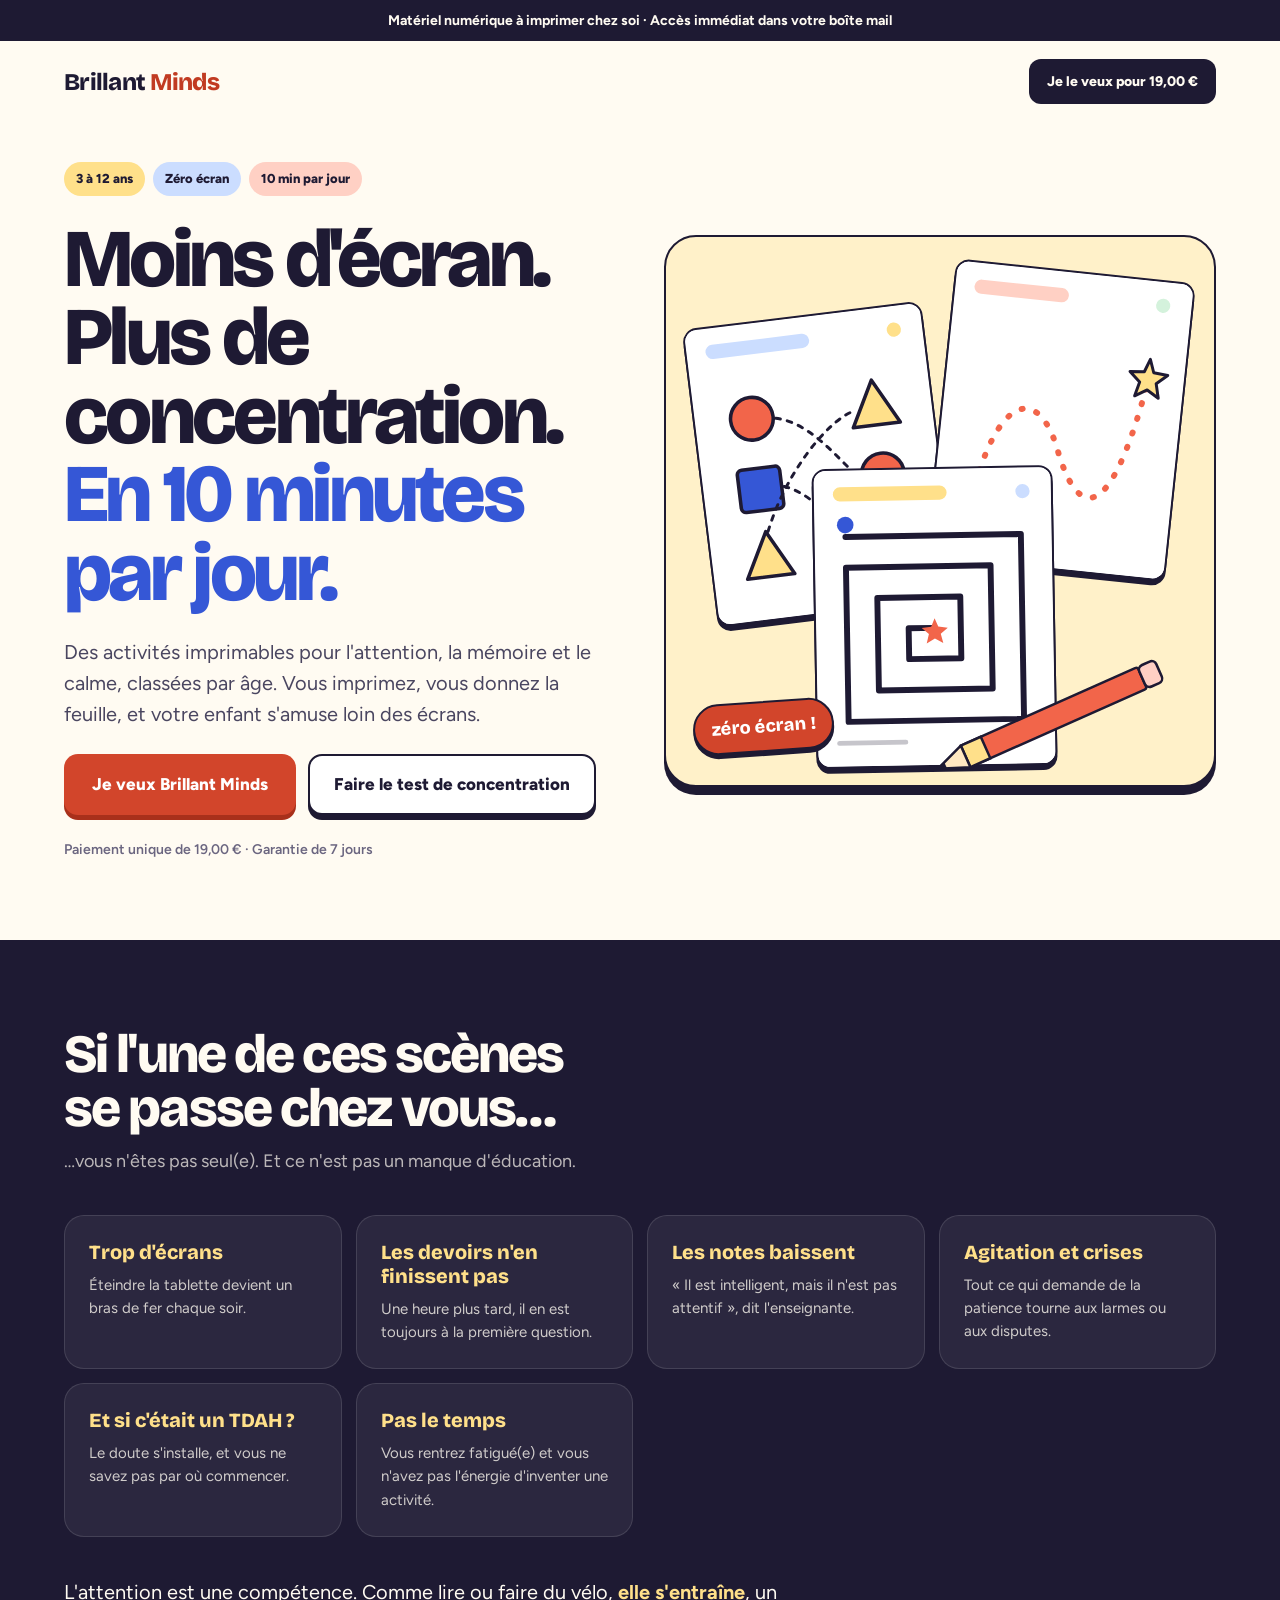
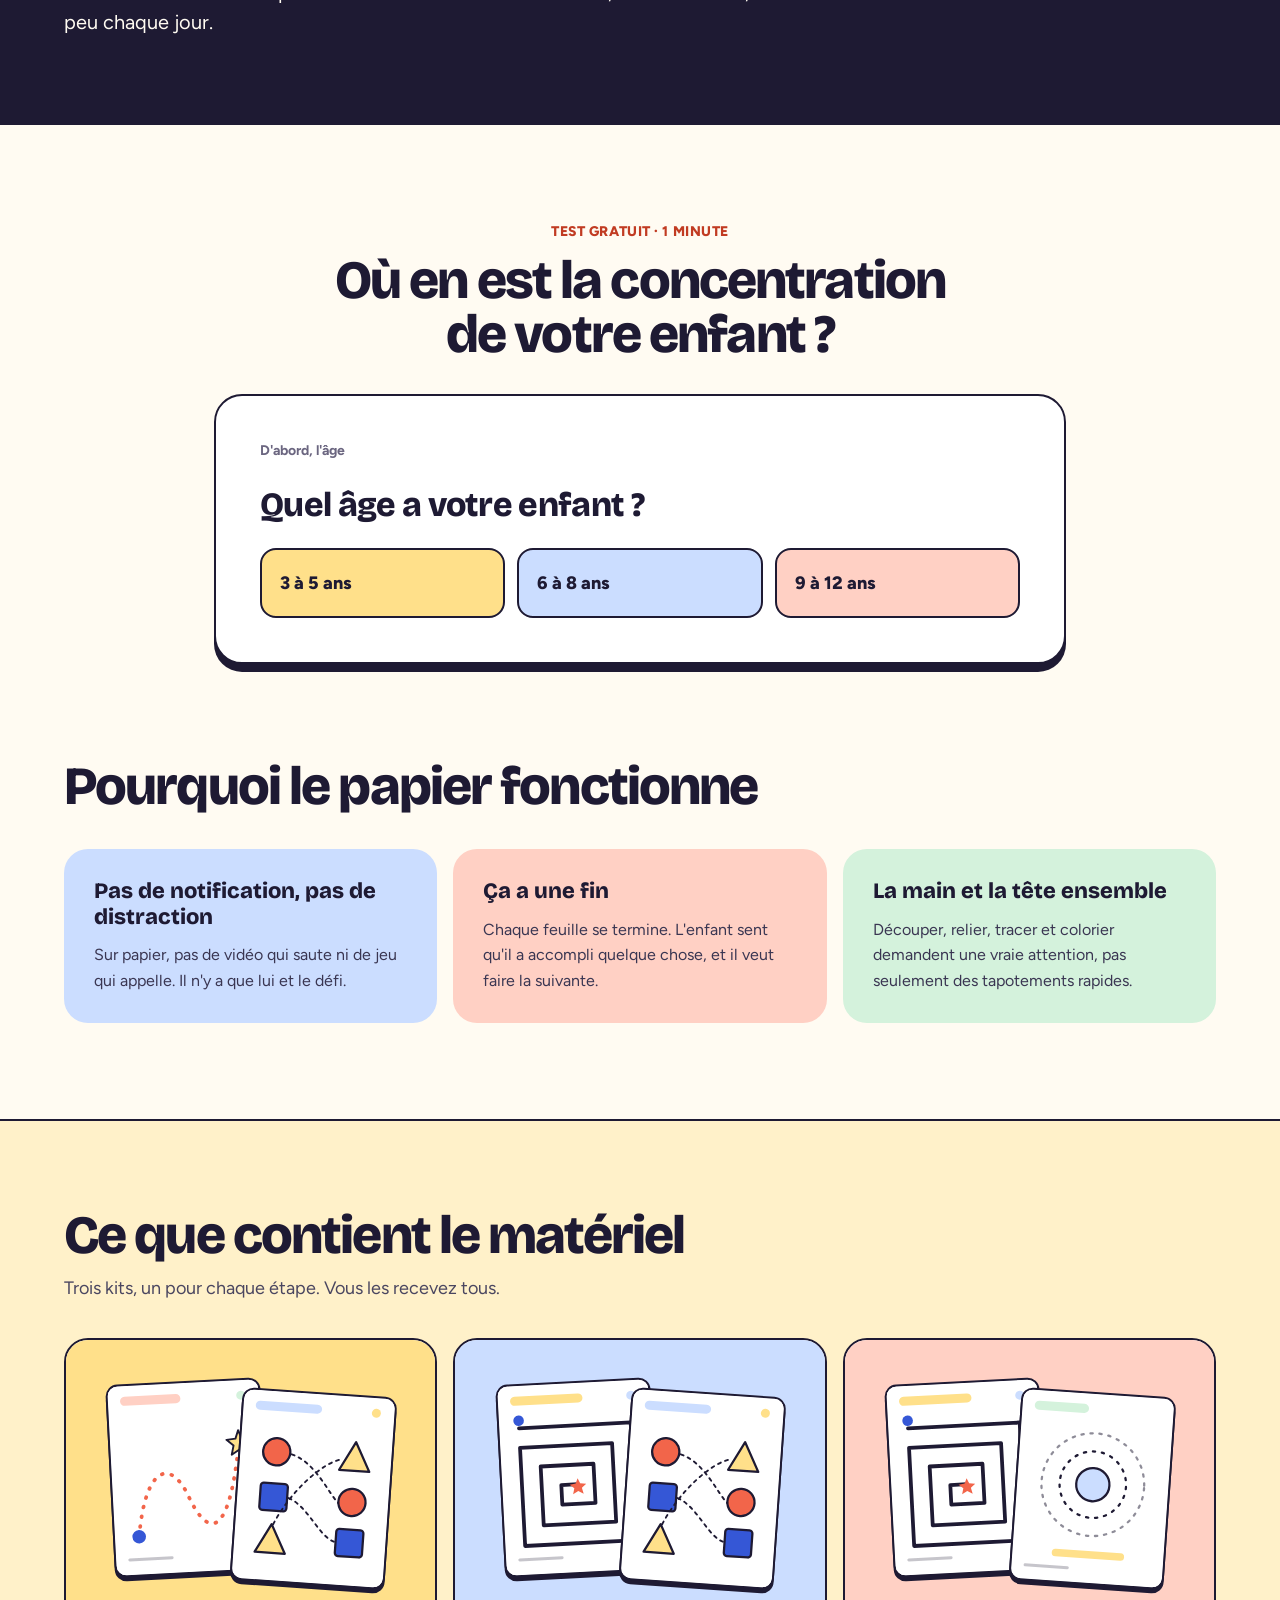
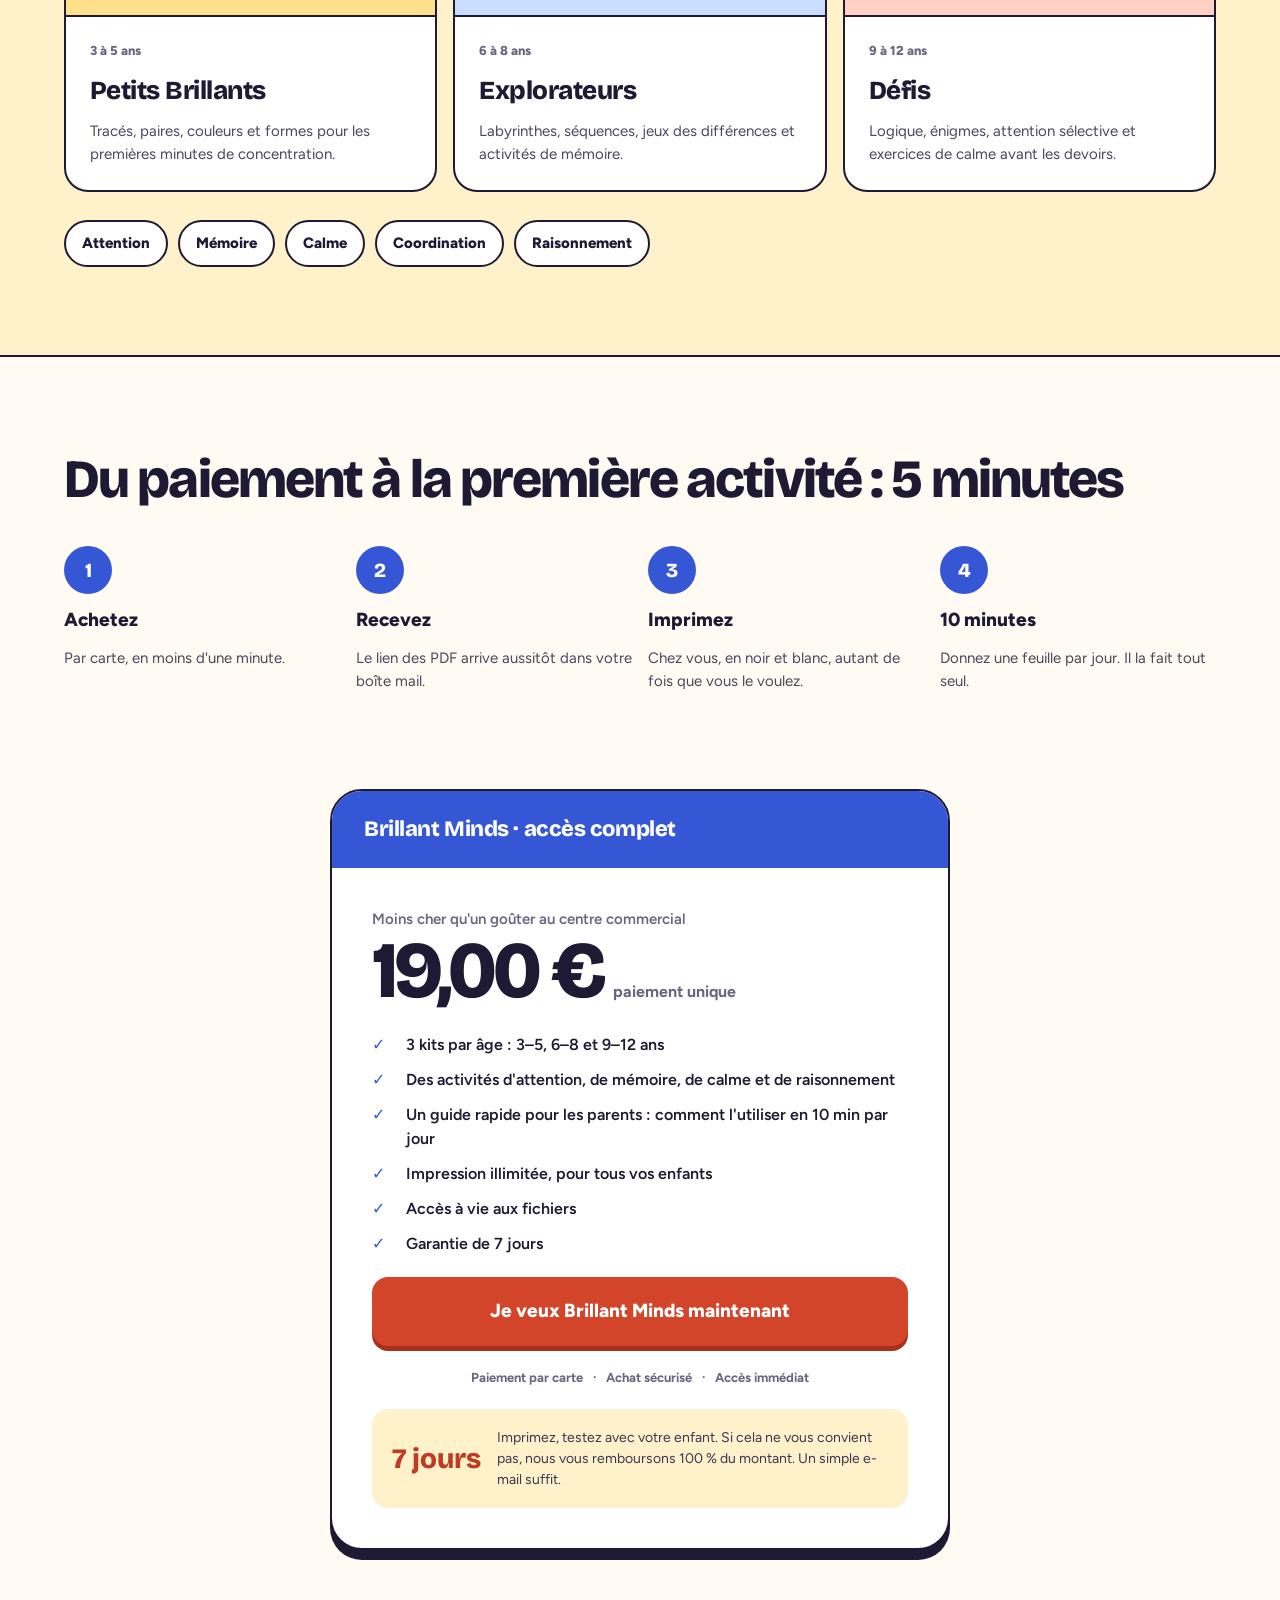
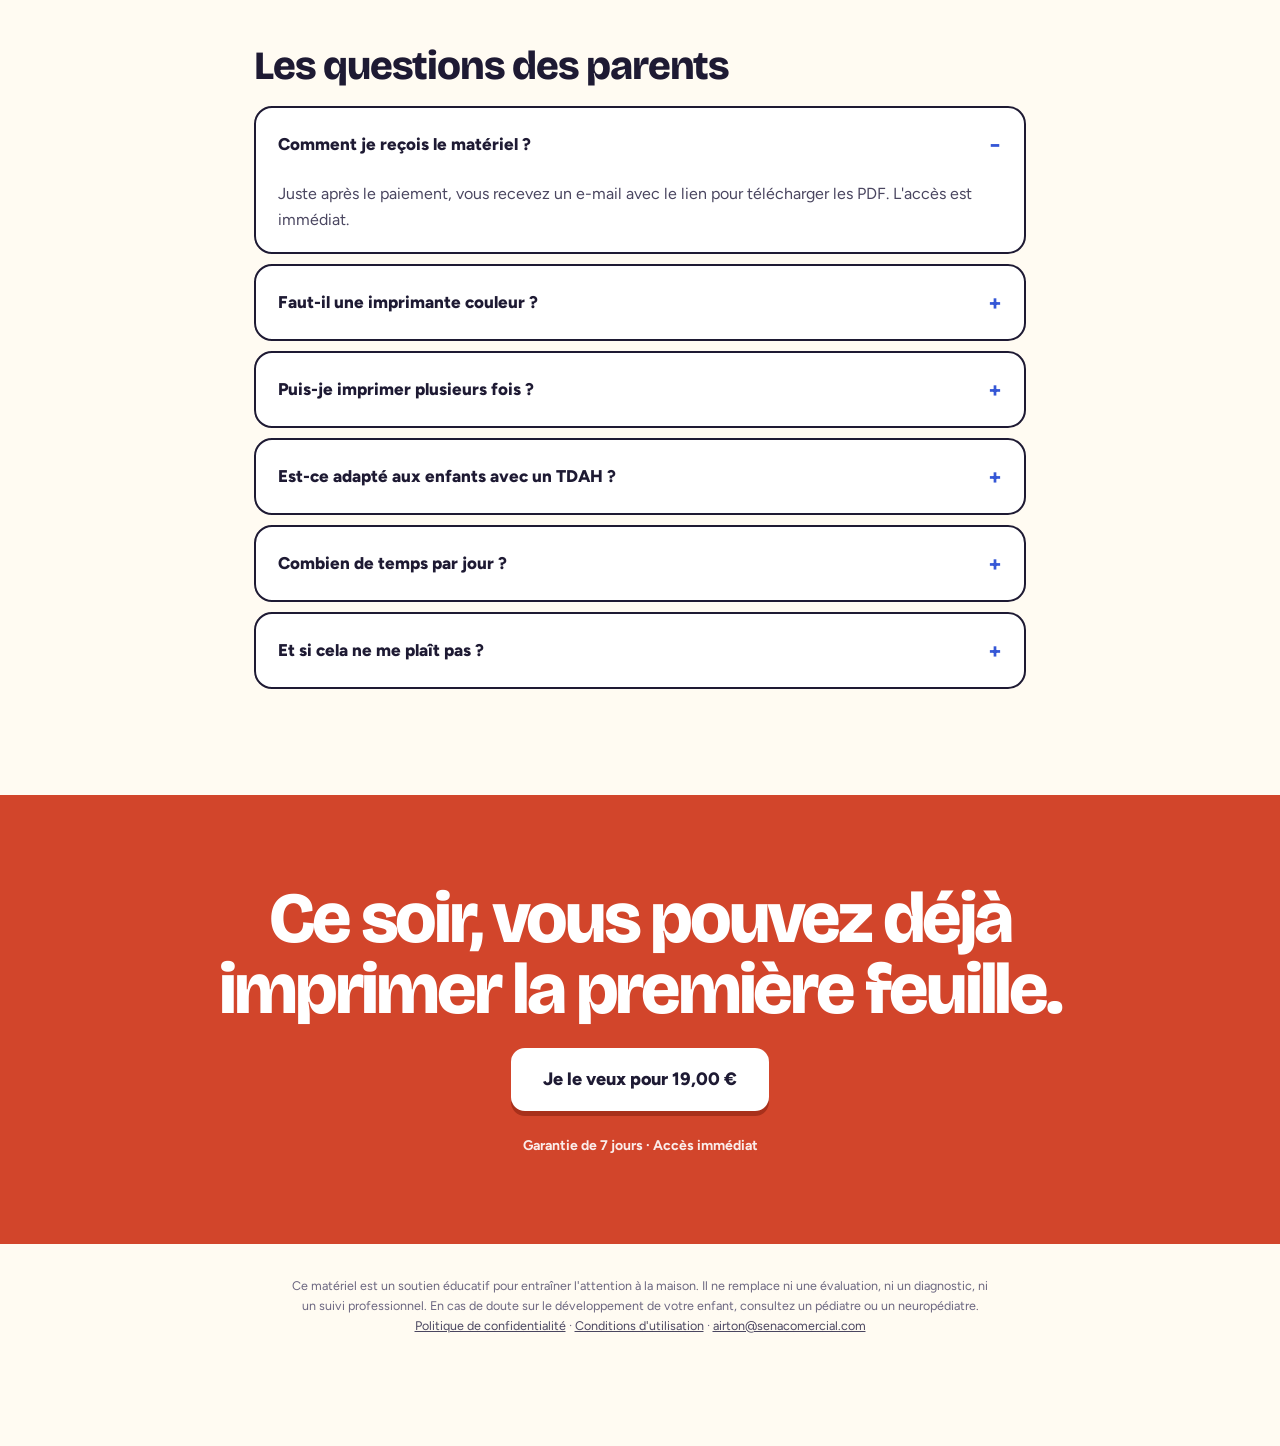
<file: brilliant-minds/fr/lp-01/index.html>
<!DOCTYPE html>
<html lang="fr">
<head>
<meta charset="utf-8">
<meta name="viewport" content="width=device-width, initial-scale=1">
<title>Brillant Minds | Moins d'écran, plus de concentration en 10 minutes par jour</title>
<meta name="description" content="Des activités imprimables pour travailler l'attention, la mémoire et le calme des enfants de 3 à 12 ans. 10 minutes par jour, zéro écran. Paiement unique de 19,00 € et garantie de 7 jours.">
<meta name="robots" content="noindex, nofollow">
<meta property="og:title" content="Brillant Minds · Moins d'écran. Plus de concentration.">
<meta property="og:description" content="Des activités à imprimer pour l'attention, la mémoire et le calme. 10 minutes par jour, zéro écran.">
<meta property="og:type" content="website">
<link rel="preconnect" href="https://fonts.googleapis.com">
<link rel="preconnect" href="https://fonts.gstatic.com" crossorigin>
<link href="https://fonts.googleapis.com/css2?family=Bricolage+Grotesque:opsz,wght@12..96,600;12..96,800&family=Figtree:wght@400;500;600;700;800&display=swap" rel="stylesheet">
<style>
:root{
  --bg:#FFFBF2;--ink:#1E1A33;--ink2:#4A4660;--ink3:#6B6680;
  --coral:#D2452B;--coral-d:#A8301B;--coral-deco:#F2654A;--blue:#3557D6;
  --yellow:#FFE08A;--cream:#FFF1C9;--sky:#CBDDFF;--peach:#FFD0C4;--mint:#D4F2DC;
  --display:'Bricolage Grotesque',system-ui,sans-serif;--body:'Figtree',system-ui,sans-serif;
}
*{box-sizing:border-box}
html{scroll-behavior:smooth}
body{margin:0;background:var(--bg);color:var(--ink);font-family:var(--body);-webkit-font-smoothing:antialiased;line-height:1.5}
a{color:var(--blue);text-decoration:none}
button{font-family:var(--body)}
h1,h2,h3{font-family:var(--display);font-weight:800;margin:0}
h2{font-size:clamp(32px,4.2vw,54px);line-height:1;letter-spacing:-.035em;text-wrap:balance}
.wrap{max-width:1200px;margin:0 auto;padding-left:24px;padding-right:24px}
.topbar{background:var(--ink);color:var(--bg);text-align:center;font-size:14px;font-weight:700;padding:10px 16px}
header.top{display:flex;justify-content:space-between;align-items:center;gap:20px;padding-top:18px;padding-bottom:18px}
.logo{font-family:var(--display);font-weight:800;font-size:24px;letter-spacing:-.03em}
.logo span{color:#C13B22}
.btn{display:inline-block;font-weight:800;border-radius:14px;cursor:pointer;text-align:center;transition:transform .12s}
.btn:hover{transform:translateY(-2px)}
.btn:active{transform:translateY(3px)}
.btn-dark{background:var(--ink);color:var(--bg);font-size:14px;padding:12px 18px;border-radius:12px}
.btn-coral{background:var(--coral);color:#fff;font-size:17px;padding:18px 28px;box-shadow:0 5px 0 var(--coral-d)}
.btn-coral:hover{color:#fff}
.btn-ghost{background:#fff;color:var(--ink);font-size:17px;padding:16px 24px;border:2px solid var(--ink);box-shadow:0 5px 0 var(--ink)}
.btn-ghost:hover{color:var(--ink)}
.pill{display:inline-block;font-weight:800;font-size:13px;padding:7px 12px;border-radius:999px}

/* hero */
.hero{display:grid;grid-template-columns:repeat(auto-fit,minmax(min(100%,460px),1fr));gap:48px;align-items:center;padding-top:40px;padding-bottom:80px}
.hero-copy{display:flex;flex-direction:column;gap:24px}
.chips{display:flex;gap:8px;flex-wrap:wrap}
.hero h1{font-size:clamp(44px,6.4vw,84px);line-height:.96;letter-spacing:-.045em;text-wrap:balance}
.hero h1 em{font-style:normal;color:var(--blue)}
.hero p.sub{margin:0;font-size:20px;line-height:1.55;color:var(--ink2);max-width:540px;text-wrap:pretty}
.cta-row{display:flex;gap:12px;flex-wrap:wrap}
.fine{font-size:14px;font-weight:600;color:var(--ink3)}
.hero-art{position:relative;aspect-ratio:1/1;border-radius:32px;border:2px solid var(--ink);box-shadow:0 8px 0 var(--ink);background:var(--cream);overflow:hidden}
.hero-art .sheet{position:absolute;width:44%;background:#fff;border:2px solid var(--ink);border-radius:14px;box-shadow:0 5px 0 var(--ink);padding:0;overflow:hidden}
.hero-art .sheet svg{display:block;width:100%;height:auto}
.s1{left:6%;top:14%;transform:rotate(-7deg)}
.s2{left:50%;top:6%;transform:rotate(6deg)}
.s3{left:27%;top:42%;transform:rotate(-1deg);z-index:2}
.pencil{position:absolute;right:7%;bottom:9%;width:46%;transform:rotate(-24deg);z-index:3}
.badge-float{position:absolute;left:5%;bottom:6%;z-index:4;background:var(--coral);color:#fff;font-family:var(--display);font-weight:800;font-size:18px;padding:10px 16px;border-radius:999px;border:2px solid var(--ink);transform:rotate(-4deg);box-shadow:0 4px 0 var(--ink)}

/* pains */
.pains{background:var(--ink);color:var(--bg)}
.pains .wrap{padding-top:88px;padding-bottom:88px}
.pains h2{max-width:820px;margin-bottom:12px}
.pains .lead{margin:0 0 40px;font-size:18px;color:rgba(255,251,242,.7)}
.grid{display:grid;gap:14px}
.pain-grid{grid-template-columns:repeat(auto-fit,minmax(min(100%,260px),1fr))}
.pain{background:rgba(255,255,255,.06);border:1px solid rgba(255,255,255,.12);border-radius:20px;padding:24px;display:flex;flex-direction:column;gap:10px}
.pain b{font-family:var(--display);font-weight:800;font-size:20px;line-height:1.2;color:var(--yellow)}
.pain span{font-size:15px;line-height:1.55;color:rgba(255,251,242,.78)}
.pains .closing{margin:40px 0 0;font-size:20px;line-height:1.5;max-width:720px;text-wrap:pretty}
.pains .closing strong{color:var(--yellow)}

/* quiz */
.quiz-sec{max-width:900px;margin:0 auto;padding:96px 24px}
.sec-head{text-align:center;display:flex;flex-direction:column;gap:12px;align-items:center;margin-bottom:32px}
.eyebrow{font-weight:800;font-size:14px;color:#C13B22;letter-spacing:.04em}
.quiz{background:#fff;border:2px solid var(--ink);border-radius:28px;box-shadow:0 8px 0 var(--ink);padding:clamp(22px,5vw,44px)}
.quiz [hidden]{display:none!important}
.q-stack{display:flex;flex-direction:column;gap:24px}
.q-meta{font-weight:700;font-size:14px;color:var(--ink3)}
.q-title{font-family:var(--display);font-weight:800;font-size:clamp(24px,3vw,34px);line-height:1.15;letter-spacing:-.02em;text-wrap:balance}
.q-head{display:flex;justify-content:space-between;align-items:center;gap:16px}
.q-bar{flex:1;max-width:260px;height:10px;background:#F1EEFF;border-radius:999px;overflow:hidden}
.q-bar i{display:block;height:100%;background:var(--blue);border-radius:999px;transition:width .25s}
.opts{display:grid;grid-template-columns:repeat(auto-fit,minmax(min(100%,180px),1fr));gap:12px}
.opt{cursor:pointer;font-size:17px;font-weight:700;color:var(--ink);background:#F6F3FF;border:2px solid var(--ink);border-radius:16px;padding:20px 18px;text-align:left;transition:transform .12s,background .12s}
.opt:hover{background:var(--yellow);transform:translateY(-2px)}
.opt.age{font-size:18px;font-weight:800;padding:22px 18px}
.res{display:flex;flex-direction:column;gap:18px;align-items:flex-start}
.res .lvl{font-family:var(--display);font-weight:800;font-size:clamp(30px,4vw,46px);line-height:1;letter-spacing:-.035em}
.res p{margin:0;font-size:18px;line-height:1.6;color:var(--ink2);text-wrap:pretty}
.res .plan{background:#E8EEFF;border-radius:16px;padding:18px 20px;font-size:16px;line-height:1.5;font-weight:600}
.res .btn-coral{font-size:16px;padding:16px 24px}
.btn-line{cursor:pointer;background:none;border:2px solid var(--ink);color:var(--ink);font-weight:800;font-size:15px;padding:14px 20px;border-radius:14px}
.disc{font-size:13px;line-height:1.5;color:var(--ink3)}

/* why */
.why{padding-bottom:96px}
.why h2{margin-bottom:36px;max-width:760px}
.why-grid{grid-template-columns:repeat(auto-fit,minmax(min(100%,260px),1fr));gap:16px}
.why-card{border-radius:24px;padding:30px;display:flex;flex-direction:column;gap:12px}
.why-card b{font-family:var(--display);font-weight:800;font-size:22px;line-height:1.15}
.why-card span{font-size:16px;line-height:1.6;color:#3A3652}

/* kits */
.kits{background:var(--cream);border-top:2px solid var(--ink);border-bottom:2px solid var(--ink)}
.kits .wrap{padding-top:88px;padding-bottom:88px}
.kits h2{margin-bottom:12px}
.kits .lead{margin:0 0 36px;font-size:18px;color:var(--ink2)}
.kit-grid{grid-template-columns:repeat(auto-fit,minmax(min(100%,300px),1fr));gap:16px}
.kit{background:#fff;border:2px solid var(--ink);border-radius:24px;overflow:hidden;display:flex;flex-direction:column}
.kit-art{aspect-ratio:4/3;border-bottom:2px solid var(--ink);display:flex;align-items:center;justify-content:center;overflow:hidden}
.kit-art .sheet{width:42%;background:#fff;border:2px solid var(--ink);border-radius:12px;box-shadow:0 4px 0 var(--ink);overflow:hidden;transform:rotate(-3deg)}
.kit-art .sheet + .sheet{transform:rotate(4deg);margin-left:-8%;margin-top:6%}
.kit-art svg{display:block;width:100%;height:auto}
.kit-body{padding:24px;display:flex;flex-direction:column;gap:10px}
.kit-body .age{font-weight:800;font-size:13px;color:var(--ink3)}
.kit-body .name{font-family:var(--display);font-weight:800;font-size:26px;letter-spacing:-.02em}
.kit-body .desc{font-size:15px;line-height:1.55;color:var(--ink2)}
.skills{margin-top:28px;display:flex;gap:10px;flex-wrap:wrap}
.skills span{background:#fff;border:2px solid var(--ink);font-weight:800;font-size:15px;padding:10px 16px;border-radius:999px}

/* steps */
.steps{padding-top:96px;padding-bottom:96px}
.steps h2{margin-bottom:40px}
.steps-grid{grid-template-columns:repeat(auto-fit,minmax(min(100%,220px),1fr));gap:16px}
.step{display:flex;flex-direction:column;gap:12px}
.step i{font-style:normal;width:48px;height:48px;border-radius:50%;background:var(--blue);color:#fff;font-family:var(--display);font-weight:800;font-size:20px;display:flex;align-items:center;justify-content:center}
.step b{font-weight:800;font-size:19px}
.step span{font-size:15px;line-height:1.55;color:var(--ink2)}

/* offer */
.offer{padding-bottom:96px}
.offer-card{max-width:620px;margin:0 auto;background:#fff;border:2px solid var(--ink);border-radius:32px;box-shadow:0 10px 0 var(--ink);overflow:hidden}
.offer-head{background:var(--blue);color:#fff;padding:22px 32px;font-family:var(--display);font-weight:800;font-size:22px;letter-spacing:-.02em}
.offer-body{padding:clamp(24px,5vw,40px);display:flex;flex-direction:column;gap:22px}
.price-note{font-size:15px;font-weight:600;color:var(--ink3)}
.price{display:flex;align-items:baseline;gap:10px;flex-wrap:wrap}
.price b{font-family:var(--display);font-weight:800;font-size:clamp(56px,8vw,80px);letter-spacing:-.05em;line-height:1}
.price span{font-weight:700;color:var(--ink3)}
.incl{display:flex;flex-direction:column;gap:12px}
.incl div{display:grid;grid-template-columns:24px 1fr;gap:10px;font-size:16px;font-weight:600;line-height:1.45}
.incl i{font-style:normal;color:var(--blue);font-weight:800}
.offer .btn-coral{font-size:19px;padding:20px;border-radius:16px}
.trust{display:flex;gap:10px;justify-content:center;flex-wrap:wrap;font-size:13px;font-weight:700;color:var(--ink3)}
.guarantee{background:var(--cream);border-radius:16px;padding:18px 20px;display:grid;grid-template-columns:auto 1fr;gap:16px;align-items:center}
.guarantee b{font-family:var(--display);font-weight:800;font-size:28px;color:#C13B22;line-height:1}
.guarantee span{font-size:14px;line-height:1.5;color:#3A3652}

/* faq */
.faq{max-width:820px;margin:0 auto;padding:0 24px 96px}
.faq h2{font-size:clamp(28px,3.4vw,40px);letter-spacing:-.03em;margin-bottom:20px}
.faq details{background:#fff;border:2px solid var(--ink);border-radius:18px;margin-bottom:10px;overflow:hidden}
.faq summary{list-style:none;cursor:pointer;padding:20px 22px;display:flex;justify-content:space-between;gap:16px;align-items:center;font-size:17px;font-weight:800}
.faq summary::-webkit-details-marker{display:none}
.faq summary::after{content:"+";font-size:22px;color:var(--blue);flex-shrink:0}
.faq details[open] summary::after{content:"−"}
.faq details p{margin:0;padding:0 22px 20px;font-size:16px;line-height:1.6;color:var(--ink2)}

/* final */
.final{background:#D2452B;color:#fff}
.final .in{max-width:900px;margin:0 auto;padding:88px 24px;text-align:center;display:flex;flex-direction:column;gap:24px;align-items:center}
.final h2{font-size:clamp(38px,5.6vw,72px);line-height:.98;letter-spacing:-.045em}
.final .btn{background:#fff;color:var(--ink);font-size:18px;padding:18px 32px;box-shadow:0 5px 0 var(--coral-d)}
.final small{font-size:14px;font-weight:700;color:rgba(255,255,255,.9)}
footer a{color:var(--ink2);text-decoration:underline}
footer{padding:32px 24px 110px;text-align:center;font-size:12.5px;line-height:1.6;color:var(--ink3);max-width:760px;margin:0 auto}

/* sticky mobile cta */
.sticky{position:fixed;left:0;right:0;bottom:0;z-index:50;background:var(--bg);border-top:2px solid var(--ink);padding:10px 14px calc(10px + env(safe-area-inset-bottom));display:none;align-items:center;justify-content:space-between;gap:12px;transform:translateY(110%);transition:transform .25s}
.sticky.show{transform:none}
.sticky div{font-size:13px;font-weight:700;line-height:1.2;color:var(--ink2)}
.sticky div b{display:block;font-family:var(--display);font-size:22px;color:var(--ink);letter-spacing:-.03em}
.sticky .btn{background:var(--coral);color:#fff;font-size:15px;padding:13px 18px;box-shadow:0 4px 0 var(--coral-d);white-space:nowrap}
.logo,.btn-dark{white-space:nowrap}
@media(max-width:720px){.sticky{display:flex}.logo{font-size:20px}.btn-dark{font-size:13px;padding:10px 14px}}
@media(prefers-reduced-motion:reduce){*{transition:none!important;scroll-behavior:auto!important}}
</style>
</head>
<body>

<!-- ilustrações das folhas (reaproveitadas no hero e nos kits) -->
<svg width="0" height="0" style="position:absolute" aria-hidden="true">
  <defs>
    <symbol id="sh-maze" viewBox="0 0 200 250">
      <rect width="200" height="250" fill="#fff"/>
      <rect x="16" y="14" width="96" height="12" rx="6" fill="#FFE08A"/>
      <circle cx="176" cy="20" r="6" fill="#CBDDFF"/>
      <path d="M26 56H174V212H26V82H148V186H52V108H122V160H78V134H100" fill="none" stroke="#1E1A33" stroke-width="5" stroke-linecap="round" stroke-linejoin="round"/>
      <circle cx="26" cy="46" r="7" fill="#3557D6"/>
      <polygon points="100,126 103,133 111,134 105,139 107,147 100,143 93,147 95,139 89,134 97,133" fill="#F2654A"/>
      <rect x="16" y="228" width="60" height="4" rx="2" fill="#1E1A33" opacity=".25"/>
    </symbol>
    <symbol id="sh-trace" viewBox="0 0 200 250">
      <rect width="200" height="250" fill="#fff"/>
      <rect x="16" y="14" width="80" height="12" rx="6" fill="#FFD0C4"/>
      <circle cx="176" cy="20" r="6" fill="#D4F2DC"/>
      <path d="M32 200C44 110 78 96 100 150S150 214 170 84" fill="none" stroke="#F2654A" stroke-width="5" stroke-linecap="round" stroke-dasharray="1 12"/>
      <circle cx="32" cy="200" r="9" fill="#3557D6"/>
      <polygon points="170,66 174,77 186,78 177,86 180,98 170,92 160,98 163,86 154,78 166,77" fill="#FFE08A" stroke="#1E1A33" stroke-width="2.5" stroke-linejoin="round"/>
      <rect x="16" y="228" width="60" height="4" rx="2" fill="#1E1A33" opacity=".25"/>
    </symbol>
    <symbol id="sh-pairs" viewBox="0 0 200 250">
      <rect width="200" height="250" fill="#fff"/>
      <rect x="16" y="14" width="88" height="12" rx="6" fill="#CBDDFF"/>
      <circle cx="176" cy="20" r="6" fill="#FFE08A"/>
      <circle cx="48" cy="80" r="18" fill="#F2654A" stroke="#1E1A33" stroke-width="3"/>
      <rect x="30" y="122" width="36" height="36" rx="4" fill="#3557D6" stroke="#1E1A33" stroke-width="3"/>
      <polygon points="48,176 68,214 28,214" fill="#FFE08A" stroke="#1E1A33" stroke-width="3" stroke-linejoin="round"/>
      <polygon points="152,60 172,98 132,98" fill="#FFE08A" stroke="#1E1A33" stroke-width="3" stroke-linejoin="round"/>
      <circle cx="152" cy="140" r="18" fill="#F2654A" stroke="#1E1A33" stroke-width="3"/>
      <rect x="134" y="176" width="36" height="36" rx="4" fill="#3557D6" stroke="#1E1A33" stroke-width="3"/>
      <path d="M68 82C100 90 120 130 134 142M68 140C96 150 112 190 134 194M50 176C70 130 110 90 134 84" fill="none" stroke="#1E1A33" stroke-width="2.5" stroke-dasharray="4 6" stroke-linecap="round"/>
    </symbol>
    <symbol id="sh-calm" viewBox="0 0 200 250">
      <rect width="200" height="250" fill="#fff"/>
      <rect x="16" y="14" width="72" height="12" rx="6" fill="#D4F2DC"/>
      <circle cx="100" cy="120" r="22" fill="#CBDDFF" stroke="#1E1A33" stroke-width="3"/>
      <circle cx="100" cy="120" r="44" fill="none" stroke="#1E1A33" stroke-width="3" stroke-dasharray="3 9" stroke-linecap="round"/>
      <circle cx="100" cy="120" r="68" fill="none" stroke="#1E1A33" stroke-width="3" stroke-dasharray="3 9" stroke-linecap="round" opacity=".5"/>
      <rect x="52" y="208" width="96" height="10" rx="5" fill="#FFE08A"/>
      <rect x="16" y="230" width="60" height="4" rx="2" fill="#1E1A33" opacity=".25"/>
    </symbol>
  </defs>
</svg>

<div class="topbar">Matériel numérique à imprimer chez soi · Accès immédiat dans votre boîte mail</div>

<header class="wrap top">
  <div class="logo">Brillant <span>Minds</span></div>
  <a class="btn btn-dark" href="#oferta" data-track="header">Je le veux pour 19,00 €</a>
</header>

<section class="wrap hero">
  <div class="hero-copy">
    <div class="chips">
      <span class="pill" style="background:#FFE08A">3 à 12 ans</span>
      <span class="pill" style="background:#CBDDFF">Zéro écran</span>
      <span class="pill" style="background:#FFD0C4">10 min par jour</span>
    </div>
    <h1 id="headline">Moins d'écran. Plus de concentration. <em>En 10 minutes par jour.</em></h1>
    <p class="sub">Des activités imprimables pour l'attention, la mémoire et le calme, classées par âge. Vous imprimez, vous donnez la feuille, et votre enfant s'amuse loin des écrans.</p>
    <div class="cta-row">
      <a class="btn btn-coral" href="#oferta" data-track="hero">Je veux Brillant Minds</a>
      <a class="btn btn-ghost" href="#teste">Faire le test de concentration</a>
    </div>
    <div class="fine">Paiement unique de 19,00 € · Garantie de 7 jours</div>
  </div>
  <div class="hero-art" role="img" aria-label="Feuilles d'activités imprimées avec un labyrinthe, un tracé et des paires, et un crayon">
    <div class="sheet s1"><svg viewBox="0 0 200 250"><use href="#sh-pairs"/></svg></div>
    <div class="sheet s2"><svg viewBox="0 0 200 250"><use href="#sh-trace"/></svg></div>
    <div class="sheet s3"><svg viewBox="0 0 200 250"><use href="#sh-maze"/></svg></div>
    <svg class="pencil" viewBox="0 0 300 40" aria-hidden="true">
      <rect x="40" y="6" width="230" height="28" rx="3" fill="#F2654A" stroke="#1E1A33" stroke-width="3"/>
      <rect x="40" y="6" width="26" height="28" fill="#FFE08A" stroke="#1E1A33" stroke-width="3"/>
      <rect x="270" y="6" width="22" height="28" rx="6" fill="#FFD0C4" stroke="#1E1A33" stroke-width="3"/>
      <polygon points="40,6 4,20 40,34" fill="#FFE8C2" stroke="#1E1A33" stroke-width="3" stroke-linejoin="round"/>
      <polygon points="14,16 4,20 14,24" fill="#1E1A33"/>
    </svg>
    <div class="badge-float">zéro écran !</div>
  </div>
</section>

<section class="pains">
  <div class="wrap">
    <h2>Si l'une de ces scènes se passe chez vous…</h2>
    <p class="lead">…vous n'êtes pas seul(e). Et ce n'est pas un manque d'éducation.</p>
    <div class="grid pain-grid">
      <div class="pain"><b>Trop d'écrans</b><span>Éteindre la tablette devient un bras de fer chaque soir.</span></div>
      <div class="pain"><b>Les devoirs n'en finissent pas</b><span>Une heure plus tard, il en est toujours à la première question.</span></div>
      <div class="pain"><b>Les notes baissent</b><span>« Il est intelligent, mais il n'est pas attentif », dit l'enseignante.</span></div>
      <div class="pain"><b>Agitation et crises</b><span>Tout ce qui demande de la patience tourne aux larmes ou aux disputes.</span></div>
      <div class="pain"><b>Et si c'était un TDAH ?</b><span>Le doute s'installe, et vous ne savez pas par où commencer.</span></div>
      <div class="pain"><b>Pas le temps</b><span>Vous rentrez fatigué(e) et vous n'avez pas l'énergie d'inventer une activité.</span></div>
    </div>
    <p class="closing">L'attention est une compétence. Comme lire ou faire du vélo, <strong>elle s'entraîne</strong>, un peu chaque jour.</p>
  </div>
</section>

<section class="quiz-sec" id="teste">
  <div class="sec-head">
    <span class="eyebrow">TEST GRATUIT · 1 MINUTE</span>
    <h2>Où en est la concentration de votre enfant ?</h2>
  </div>
  <div class="quiz" aria-live="polite">
    <div class="q-stack" id="q-age">
      <span class="q-meta">D'abord, l'âge</span>
      <div class="q-title">Quel âge a votre enfant ?</div>
      <div class="opts" id="age-opts"></div>
    </div>
    <div class="q-stack" id="q-q" hidden>
      <div class="q-head">
        <span class="q-meta" id="q-label"></span>
        <div class="q-bar"><i id="q-fill"></i></div>
      </div>
      <div class="q-title" id="q-text"></div>
      <div class="opts" id="q-opts"></div>
    </div>
    <div class="res" id="q-done" hidden>
      <span class="pill" style="background:#FFE08A" id="r-age"></span>
      <div class="lvl" id="r-level"></div>
      <p id="r-desc"></p>
      <div class="plan" id="r-plan"></div>
      <div class="cta-row">
        <a class="btn btn-coral" href="#oferta" data-track="quiz">Je prends le matériel pour 19,00 €</a>
        <button class="btn-line" id="reset" type="button">Refaire le test</button>
      </div>
      <span class="disc">Ce test est une orientation, pas un diagnostic. Si vous soupçonnez un TDAH, parlez-en à un pédiatre ou à un neuropédiatre.</span>
    </div>
  </div>
</section>

<section class="wrap why">
  <h2>Pourquoi le papier fonctionne</h2>
  <div class="grid why-grid">
    <div class="why-card" style="background:#CBDDFF"><b>Pas de notification, pas de distraction</b><span>Sur papier, pas de vidéo qui saute ni de jeu qui appelle. Il n'y a que lui et le défi.</span></div>
    <div class="why-card" style="background:#FFD0C4"><b>Ça a une fin</b><span>Chaque feuille se termine. L'enfant sent qu'il a accompli quelque chose, et il veut faire la suivante.</span></div>
    <div class="why-card" style="background:#D4F2DC"><b>La main et la tête ensemble</b><span>Découper, relier, tracer et colorier demandent une vraie attention, pas seulement des tapotements rapides.</span></div>
  </div>
</section>

<section class="kits">
  <div class="wrap">
    <h2>Ce que contient le matériel</h2>
    <p class="lead">Trois kits, un pour chaque étape. Vous les recevez tous.</p>
    <div class="grid kit-grid">
      <article class="kit">
        <div class="kit-art" style="background:#FFE08A">
          <div class="sheet"><svg viewBox="0 0 200 250"><use href="#sh-trace"/></svg></div>
          <div class="sheet"><svg viewBox="0 0 200 250"><use href="#sh-pairs"/></svg></div>
        </div>
        <div class="kit-body"><span class="age">3 à 5 ans</span><span class="name">Petits Brillants</span><span class="desc">Tracés, paires, couleurs et formes pour les premières minutes de concentration.</span></div>
      </article>
      <article class="kit">
        <div class="kit-art" style="background:#CBDDFF">
          <div class="sheet"><svg viewBox="0 0 200 250"><use href="#sh-maze"/></svg></div>
          <div class="sheet"><svg viewBox="0 0 200 250"><use href="#sh-pairs"/></svg></div>
        </div>
        <div class="kit-body"><span class="age">6 à 8 ans</span><span class="name">Explorateurs</span><span class="desc">Labyrinthes, séquences, jeux des différences et activités de mémoire.</span></div>
      </article>
      <article class="kit">
        <div class="kit-art" style="background:#FFD0C4">
          <div class="sheet"><svg viewBox="0 0 200 250"><use href="#sh-maze"/></svg></div>
          <div class="sheet"><svg viewBox="0 0 200 250"><use href="#sh-calm"/></svg></div>
        </div>
        <div class="kit-body"><span class="age">9 à 12 ans</span><span class="name">Défis</span><span class="desc">Logique, énigmes, attention sélective et exercices de calme avant les devoirs.</span></div>
      </article>
    </div>
    <div class="skills"><span>Attention</span><span>Mémoire</span><span>Calme</span><span>Coordination</span><span>Raisonnement</span></div>
  </div>
</section>

<section class="wrap steps">
  <h2>Du paiement à la première activité : 5 minutes</h2>
  <div class="grid steps-grid">
    <div class="step"><i>1</i><b>Achetez</b><span>Par carte, en moins d'une minute.</span></div>
    <div class="step"><i>2</i><b>Recevez</b><span>Le lien des PDF arrive aussitôt dans votre boîte mail.</span></div>
    <div class="step"><i>3</i><b>Imprimez</b><span>Chez vous, en noir et blanc, autant de fois que vous le voulez.</span></div>
    <div class="step"><i>4</i><b>10 minutes</b><span>Donnez une feuille par jour. Il la fait tout seul.</span></div>
  </div>
</section>

<section class="wrap offer" id="oferta">
  <div class="offer-card">
    <div class="offer-head">Brillant Minds · accès complet</div>
    <div class="offer-body">
      <div>
        <div class="price-note">Moins cher qu'un goûter au centre commercial</div>
        <div class="price"><b>19,00 €</b><span>paiement unique</span></div>
      </div>
      <div class="incl">
        <div><i>✓</i><span>3 kits par âge : 3–5, 6–8 et 9–12 ans</span></div>
        <div><i>✓</i><span>Des activités d'attention, de mémoire, de calme et de raisonnement</span></div>
        <div><i>✓</i><span>Un guide rapide pour les parents : comment l'utiliser en 10 min par jour</span></div>
        <div><i>✓</i><span>Impression illimitée, pour tous vos enfants</span></div>
        <div><i>✓</i><span>Accès à vie aux fichiers</span></div>
        <div><i>✓</i><span>Garantie de 7 jours</span></div>
      </div>
      <a class="btn btn-coral" data-checkout href="#oferta" data-track="offer">Je veux Brillant Minds maintenant</a>
      <div class="trust"><span>Paiement par carte</span><span>·</span><span>Achat sécurisé</span><span>·</span><span>Accès immédiat</span></div>
      <div class="guarantee"><b>7 jours</b><span>Imprimez, testez avec votre enfant. Si cela ne vous convient pas, nous vous remboursons 100 % du montant. Un simple e-mail suffit.</span></div>
    </div>
  </div>
</section>

<section class="faq">
  <h2>Les questions des parents</h2>
  <details open><summary>Comment je reçois le matériel ?</summary><p>Juste après le paiement, vous recevez un e-mail avec le lien pour télécharger les PDF. L'accès est immédiat.</p></details>
  <details><summary>Faut-il une imprimante couleur ?</summary><p>Non. Toutes les activités fonctionnent en noir et blanc, et l'enfant peut quand même les colorier.</p></details>
  <details><summary>Puis-je imprimer plusieurs fois ?</summary><p>Oui. Imprimez autant de fois que vous le souhaitez et utilisez le matériel avec tous les enfants de la maison.</p></details>
  <details><summary>Est-ce adapté aux enfants avec un TDAH ?</summary><p>Le matériel est un soutien pour entraîner l'attention à la maison, pas un traitement. Beaucoup de familles l'utilisent en complément d'un suivi professionnel.</p></details>
  <details><summary>Combien de temps par jour ?</summary><p>10 minutes suffisent. Chaque activité a un début, un milieu et une fin : elle se termine sans que vous ayez à insister.</p></details>
  <details><summary>Et si cela ne me plaît pas ?</summary><p>Vous avez 7 jours pour demander le remboursement intégral, par e-mail, sans avoir à vous justifier.</p></details>
</section>

<section class="final">
  <div class="in">
    <h2>Ce soir, vous pouvez déjà imprimer la première feuille.</h2>
    <a class="btn" href="#oferta" data-track="final">Je le veux pour 19,00 €</a>
    <small>Garantie de 7 jours · Accès immédiat</small>
  </div>
</section>

<footer>
  Ce matériel est un soutien éducatif pour entraîner l'attention à la maison. Il ne remplace ni une évaluation, ni un diagnostic, ni un suivi professionnel.
  En cas de doute sur le développement de votre enfant, consultez un pédiatre ou un neuropédiatre.
  <br><a href="/politica-de-privacidade">Politique de confidentialité</a> · <a href="/termos-de-uso">Conditions d'utilisation</a> · <a href="mailto:airton@senacomercial.com">airton@senacomercial.com</a>
</footer>

<div class="sticky" id="sticky">
  <div>Brillant Minds<b>19,00 €</b></div>
  <a class="btn" href="#oferta" data-track="sticky">Je le veux</a>
</div>

<script>
/* ============ CONFIG — edite aqui ============ */
var CHECKOUT_URL = "";   // link de checkout do afiliado (Hotmart/Kiwify/etc.). Vazio = botão rola até a oferta.
var META_PIXEL_ID = "";  // ID do pixel da Meta. Vazio = sem rastreamento.
/* ============================================= */

/* variações de headline: ?h=a | ?h=b | ?h=c */
(function(){
  var H = {
    a: "Moins d'écran. Plus de concentration. <em>En 10 minutes par jour.</em>",
    b: "Votre enfant n'arrive pas à finir ses devoirs ? <em>La concentration s'entraîne sur papier.</em>",
    c: "Échangez 10 minutes de tablette contre <em>10 minutes de concentration.</em>"
  };
  var m = /[?&]h=([abc])/i.exec(location.search);
  if (m) document.getElementById('headline').innerHTML = H[m[1].toLowerCase()];
})();

/* pixel meta (opcional) */
function track(ev, data){ try{ if(window.fbq) fbq('track', ev, data||{}); }catch(e){} }
if (META_PIXEL_ID) {
  !function(f,b,e,v,n,t,s){if(f.fbq)return;n=f.fbq=function(){n.callMethod?n.callMethod.apply(n,arguments):n.queue.push(arguments)};if(!f._fbq)f._fbq=n;n.push=n;n.loaded=!0;n.version='2.0';n.queue=[];t=b.createElement(e);t.async=!0;t.src=v;s=b.getElementsByTagName(e)[0];s.parentNode.insertBefore(t,s)}(window,document,'script','https://connect.facebook.net/en_US/fbevents.js');
  fbq('init', META_PIXEL_ID); fbq('track', 'PageView');
  track('ViewContent', {content_name:'Brillant Minds FR', value:19.00, currency:'EUR'});
}

/* checkout */
document.querySelectorAll('[data-checkout]').forEach(function(a){
  if (CHECKOUT_URL) { a.href = CHECKOUT_URL; a.target = '_blank'; a.rel = 'noopener'; }
  a.addEventListener('click', function(){ track('InitiateCheckout', {value:19.00, currency:'EUR'}); });
});

/* teste do foco */
var AGES = [
  ['3 à 5 ans','Petits Brillants','#FFE08A'],
  ['6 à 8 ans','Explorateurs','#CBDDFF'],
  ['9 à 12 ans','Défis','#FFD0C4']
];
var Q = [
  ["Combien de temps d'écran votre enfant a-t-il par jour ?", ["Moins d'1 h","De 1 h à 3 h","Plus de 3 h"]],
  ["Termine-t-il ses devoirs ou une activité sans que vous ayez à le relancer ?", ["Presque toujours","Parfois","Presque jamais"]],
  ["Peut-il rester 10 minutes sur une même activité ?", ["Sans problème","Avec effort","Pas du tout"]],
  ["Faut-il lui répéter plusieurs fois la même consigne ?", ["Rarement","Parfois","Toujours"]],
  ["S'agite-t-il ou fait-il des crises quand il faut être patient ?", ["Rarement","Parfois","Presque toujours"]]
];
var st = {age:1, q:0, score:0};
var $ = function(id){ return document.getElementById(id); };
function show(which){
  $('q-age').hidden = which !== 'age';
  $('q-q').hidden = which !== 'q';
  $('q-done').hidden = which !== 'done';
}
function renderAges(){
  var box = $('age-opts'); box.innerHTML = '';
  AGES.forEach(function(a,i){
    var b = document.createElement('button');
    b.type='button'; b.className='opt age'; b.style.background=a[2]; b.textContent=a[0];
    b.onclick = function(){ st.age=i; st.q=0; st.score=0; renderQ(); show('q'); };
    box.appendChild(b);
  });
}
function renderQ(){
  $('q-label').textContent = 'Question '+(st.q+1)+' sur '+Q.length;
  $('q-fill').style.width = ((st.q+1)/Q.length*100)+'%';
  $('q-text').textContent = Q[st.q][0];
  var box = $('q-opts'); box.innerHTML='';
  Q[st.q][1].forEach(function(label,v){
    var b = document.createElement('button');
    b.type='button'; b.className='opt'; b.textContent=label;
    b.onclick = function(){
      st.score += v;
      if (st.q+1 >= Q.length) { renderDone(); show('done'); }
      else { st.q++; renderQ(); }
    };
    box.appendChild(b);
  });
}
function renderDone(){
  var a = AGES[st.age], s = st.score, r;
  if (s <= 3) r = ['Concentration sur la bonne voie',"Votre enfant a déjà de bonnes bases. Les activités entretiennent ce rythme et le préparent à une école plus exigeante.",'Commencez par le kit '+a[1]+' : 3 activités par semaine.'];
  else if (s <= 6) r = ['Concentration en dents de scie',"C'est le profil le plus courant : il arrive à se concentrer, mais pas longtemps. Un peu d'entraînement chaque jour fait grandir ce temps.",'Commencez par le kit '+a[1]+' : 1 activité par jour, 10 minutes.'];
  else r = ['La concentration demande de l\'attention',"La distraction pèse sur votre quotidien. Commencez par les activités de calme avant celles de concentration. Le moment des devoirs devrait s'apaiser.",'Commencez par le kit '+a[1]+' : calme + concentration, tous les jours.'];
  $('r-age').textContent = 'Résultat · '+a[0];
  $('r-level').textContent = r[0]; $('r-desc').textContent = r[1]; $('r-plan').textContent = r[2];
  track('Lead', {content_name:'test-de-concentration'});
}
$('reset').onclick = function(){ st={age:1,q:0,score:0}; show('age'); };
renderAges();

/* cta fixo no mobile: aparece depois do hero e some quando a oferta está visível */
(function(){
  var bar = $('sticky'), offer = $('oferta'), pastHero = false, onOffer = false;
  function upd(){ bar.classList.toggle('show', pastHero && !onOffer); }
  window.addEventListener('scroll', function(){ pastHero = window.scrollY > 700; upd(); }, {passive:true});
  if ('IntersectionObserver' in window) {
    new IntersectionObserver(function(e){ onOffer = e[0].isIntersecting; upd(); }, {threshold:.15}).observe(offer);
  }
})();
</script>
</body>
</html>
</file>
<file: assets/site.css>
/* sena comercial — site.css
   tokens seguem o DESIGN.md (brutalist editorial em canvas cinza quente) */

@font-face { font-family: "Archivo"; src: url(fonts/archivo.woff2) format("woff2"); font-weight: 100 900; font-stretch: 62% 125%; font-display: swap; }
@font-face { font-family: "Inter"; src: url(fonts/inter.woff2) format("woff2"); font-weight: 100 900; font-display: swap; }
@font-face { font-family: "JetBrains Mono"; src: url(fonts/jetbrains-mono.woff2) format("woff2"); font-weight: 400; font-display: swap; }

:root {
  --black: #000000;
  --white: #ffffff;
  --canvas: #e5e5e5;
  --mist: #f3f3f3;
  --ash: #c6c6c6;
  --smoke: #979797;
  --slate: #444444;
  --graphite: #2f2f2f;
  --mint: #d1ffca;
  --yellow: #fff100;
  --green: #00d664;
  --red: #ff2b2b;
  --cream: #fff3ce; /* cor original do lobo na logo */

  --f-display: "Archivo", "Arial Narrow", "Helvetica Neue", Arial, sans-serif;
  --f-body: "Inter", ui-sans-serif, system-ui, -apple-system, "Segoe UI", Roboto, sans-serif;
  --f-mono: "JetBrains Mono", ui-monospace, SFMono-Regular, Menlo, Consolas, monospace;

  --page: 1200px;
  --gutter: 24px;
  --nav-h: 8rem;
  --section: clamp(80px, 11vw, 160px);
  --ease-out: cubic-bezier(.16, 1, .3, 1);

  box-sizing: border-box;
  padding-top: env(safe-area-inset-top, 0px);
  padding-bottom: env(safe-area-inset-bottom, 0px);
}

*, *::before, *::after { box-sizing: border-box; }
html { scroll-padding-top: 96px; -webkit-text-size-adjust: 100%; }
body {
  margin: 0;
  background: var(--canvas);
  color: var(--black);
  font: 500 16px/1.25 var(--f-body);
  -webkit-font-smoothing: antialiased;
  overflow-x: clip;
}
h1, h2, h3, p, ul, ol, dl, dd, figure { margin: 0; padding: 0; }
ul, ol { list-style: none; }
a { color: inherit; text-decoration: none; }
button { font: inherit; color: inherit; background: none; border: 0; padding: 0; cursor: pointer; text-align: inherit; }
img, svg { display: block; max-width: 100%; }
:focus-visible { outline: 2px solid var(--black); outline-offset: 3px; border-radius: 4px; }
.on-dark :focus-visible, .on-dark:focus-visible { outline-color: var(--yellow); }
::selection { background: var(--yellow); color: var(--black); }

.wrap { width: 100%; max-width: calc(var(--page) + var(--gutter) * 2); margin-inline: auto; padding-inline: var(--gutter); }
.sr-only { position: absolute; width: 1px; height: 1px; overflow: hidden; clip: rect(0 0 0 0); white-space: nowrap; }

/* ---------- tipografia ---------- */
.display {
  font-family: var(--f-display);
  font-stretch: 62%;
  font-weight: 700;
  text-transform: uppercase;
  line-height: .9;
  letter-spacing: -.03em;
}
.display-xl { font-size: clamp(60px, 9.2vw, 130px); }
.display-lg { font-size: clamp(48px, 6.6vw, 80px); }
.heading {
  font-weight: 450;
  font-size: clamp(26px, 3.4vw, 40px);
  line-height: 1.1;
  letter-spacing: -.02em;
  text-transform: uppercase;
}
.mono { font: 400 12px/1.6 var(--f-mono); letter-spacing: -.03em; }
.lead { font-size: clamp(17px, 1.5vw, 20px); line-height: 1.3; letter-spacing: -.01em; color: var(--slate); max-width: 34em; }
.tag {
  display: inline-flex; align-items: center; gap: 8px;
  background: var(--mint); color: var(--black);
  border-radius: 64px; padding: 6px 14px;
  font: 400 12px/1.6 var(--f-mono); letter-spacing: -.03em;
  white-space: nowrap;
}

/* linhas mascaradas (reveal). o padding protege acentos de É/Ã do corte */
.line { display: block; overflow: hidden; padding-top: .14em; margin-top: -.14em; }
.line-in { display: block; will-change: transform; }

/* ---------- botões ---------- */
.btn {
  display: inline-flex; align-items: center; justify-content: center;
  min-height: 52px; padding: 16px 24px; border-radius: 8px;
  font: 500 16px/1 var(--f-body); letter-spacing: -.011em;
  white-space: nowrap; will-change: transform;
  transition: background-color .25s, color .25s, border-color .25s;
}
.btn-dark { background: var(--black); color: var(--white); }
.btn-dark:hover { background: var(--graphite); }
.btn-light { background: var(--white); color: var(--black); }
.btn-light:hover { background: var(--mint); }
.btn-ghost { border: 1.5px solid var(--slate); color: var(--slate); border-radius: 4px; padding-inline: 16px; }
.btn-ghost:hover { background: var(--black); border-color: var(--black); color: var(--white); }
.btn-sm { min-height: 44px; padding: 12px 18px; }

/* ---------- logo (máscara: uma arte, qualquer cor) ---------- */
.wolf, .sena-word, .wordmark {
  display: block; background: currentColor;
  -webkit-mask: var(--m) center / contain no-repeat; mask: var(--m) center / contain no-repeat;
}
.wolf { --m: url(img/wolf.svg); aspect-ratio: 933 / 1242; }
.sena-word { --m: url(img/sena-comercial.svg); aspect-ratio: 2103 / 832; }
.wordmark { --m: url(img/sena-comercial.svg); aspect-ratio: 2103 / 832; }

/* ---------- largada (preloader) ---------- */
.start {
  position: fixed; inset: 0; z-index: 100;
  background: var(--black); color: var(--white);
  display: none; flex-direction: column; align-items: center; justify-content: center; gap: 28px;
}
.js .start { display: flex; animation: start-failsafe 0s 8s forwards; }
@keyframes start-failsafe { to { visibility: hidden; } }
.start-lights { display: flex; gap: clamp(10px, 2vw, 18px); }
.start-lights i {
  width: clamp(28px, 5vw, 44px); aspect-ratio: 1; border-radius: 50%;
  background: var(--graphite);
  transition: background-color .18s ease, box-shadow .18s ease;
}
.start-lights i.on { background: var(--yellow); box-shadow: 0 0 24px rgba(255, 241, 0, .45); }
.start-lights i.go { background: var(--green); box-shadow: 0 0 28px rgba(0, 214, 100, .55); }
.start-label { color: var(--smoke); }
.start-go { font-size: clamp(64px, 13vw, 200px); color: var(--red); text-align: center; white-space: nowrap; visibility: hidden; }

/* ---------- nav ---------- */
.nav {
  position: sticky; top: env(safe-area-inset-top, 0px); z-index: 50;
  height: var(--nav-h);
  display: flex; align-items: center;
  transition: height .5s var(--ease-out), transform .5s var(--ease-out);
  pointer-events: none;
}
.nav-in {
  pointer-events: auto;
  display: grid; grid-template-columns: 1fr auto 1fr; align-items: center; gap: 16px;
  width: 100%; max-width: calc(var(--page) + var(--gutter) * 2); margin-inline: auto;
  padding: 8px var(--gutter);
  border-radius: 48px;
  transition: max-width .6s var(--ease-out), background-color .4s, padding .6s var(--ease-out);
}
.nav-logo { display: inline-flex; align-items: center; gap: 10px; justify-self: start; }
.nav-logo .wolf { height: 44px; }
.nav-logo .sena-word { height: 32px; }
.nav-links {
  display: flex; gap: 4px; background: var(--white); border-radius: 48px; padding: 6px;
  transition: background-color .4s;
}
.nav-links a {
  padding: 10px 18px; border-radius: 48px; color: var(--slate);
  font-size: 16px; letter-spacing: -.011em;
  transition: background-color .25s, color .25s;
}
.nav-links a:hover { background: var(--canvas); color: var(--black); }
.nav .btn { justify-self: end; }
.nav.is-stuck { height: 5.5rem; }
.nav.is-stuck .nav-in { max-width: 860px; background: var(--white); padding: 8px 8px 8px 20px; }
.nav.is-stuck .nav-links { background: transparent; }
.nav.is-hidden { transform: translateY(-110%); }

/* ---------- hero ---------- */
.hero { padding-block: clamp(16px, 3vw, 40px) var(--section); }
.hero-grid { display: grid; grid-template-columns: 1.12fr .88fr; gap: clamp(24px, 4vw, 64px); align-items: stretch; }
.hero-copy { display: flex; flex-direction: column; justify-content: space-between; gap: 40px; padding-block: 8px; }
.hero-sub { display: grid; gap: 24px; }
.hero-actions { display: flex; flex-wrap: wrap; gap: 12px; }

.pit {
  position: relative; isolation: isolate;
  background: var(--black); color: var(--white);
  border-radius: 64px;
  min-height: min(680px, 78vh);
  padding: 32px;
  display: flex; flex-direction: column; justify-content: space-between;
  overflow: hidden;
  perspective: 900px;
}
.pit-top { display: flex; justify-content: space-between; align-items: center; gap: 12px; }
.pit-top .mono { color: var(--smoke); }
.live-dot { width: 8px; height: 8px; border-radius: 50%; background: var(--black); animation: blink 1s steps(2, jump-none) infinite; }
@keyframes blink { 50% { opacity: .15; } }
.pit-wolf {
  position: absolute; z-index: -1;
  inset: 12% 0 31% 0; display: grid; place-items: center;
  transform-style: preserve-3d; will-change: transform;
}
.pit-wolf .wolf { height: 100%; color: var(--cream); }
.pit-bottom { display: grid; gap: 4px; }
.pit-bottom .mono { color: var(--smoke); }
.pit-note { color: var(--smoke); font-size: 14px; line-height: 1.3; letter-spacing: -.011em; max-width: 30em; margin-top: 8px; }

.timer { display: inline-flex; align-items: baseline; font-family: var(--f-display); font-stretch: 62%; font-weight: 700; line-height: .9; letter-spacing: 0; }
.timer b { font-weight: inherit; display: inline-block; width: .43em; text-align: center; }
.timer b.sep { width: .2em; }
.pit .timer { font-size: clamp(64px, 7.4vw, 104px); }
.pit .timer .ms { color: var(--yellow); }

/* ---------- marquee de segmentos ---------- */
.segments { padding-block: 0 var(--section); }
.segments-label { margin-bottom: 24px; color: var(--slate); }
.marquee { overflow: hidden; white-space: nowrap; padding-block: .16em; }
.marquee-track { display: inline-flex; will-change: transform; }
.marquee-track span { display: inline-flex; align-items: center; }
.marquee-track span::after {
  content: ""; width: .16em; height: .16em; border-radius: 50%; background: var(--black);
  margin-inline: .32em; flex: none;
}
.marquee-track span:nth-child(4n)::after { background: var(--yellow); box-shadow: inset 0 0 0 1.5px var(--black); }

/* ---------- manifesto ---------- */
.manifesto { padding-block: 0 var(--section); }
.manifesto p { max-width: 21em; font-size: clamp(28px, 4.4vw, 56px); letter-spacing: -.03em; line-height: 1.04; text-transform: uppercase; font-weight: 450; }
.manifesto .w { color: var(--ash); transition: color .2s linear; }
.manifesto .w.lit { color: var(--black); }

/* ---------- método (cards empilhados) ---------- */
.method { padding-block: 0 var(--section); }
.section-head { display: grid; grid-template-columns: 1.12fr .88fr; gap: clamp(24px, 4vw, 64px); align-items: end; margin-bottom: clamp(32px, 5vw, 64px); }
.steps { display: grid; gap: 24px; }
.step {
  position: sticky; top: 104px;
  background: var(--white); border-radius: 32px;
  padding: clamp(24px, 4vw, 48px);
  min-height: min(560px, 68vh);
  display: grid; grid-template-columns: 1.12fr .88fr; gap: clamp(24px, 4vw, 64px);
  transform-origin: 50% 0; will-change: transform;
}
.step-dark { background: var(--black); color: var(--white); }
.step-head { display: flex; flex-direction: column; justify-content: space-between; gap: 32px; }
.step-num { font-size: clamp(96px, 15vw, 200px); color: var(--canvas); }
.step-dark .step-num { color: var(--graphite); }
.steps .step:nth-child(1) .step-num { color: var(--red); }
.steps .step:nth-child(2) .step-num { color: var(--yellow); }
.steps .step:nth-child(3) .step-num { color: var(--green); }
.step-body { display: flex; flex-direction: column; justify-content: flex-end; gap: 32px; }
.step-body p { font-size: clamp(17px, 1.5vw, 20px); line-height: 1.3; letter-spacing: -.01em; color: var(--slate); }
.step-dark .step-body p { color: var(--ash); }
.step-list li { padding-block: 12px; border-top: 1px solid var(--ash); font-size: 14px; letter-spacing: -.011em; display: flex; gap: 12px; }
.step-dark .step-list li { border-color: var(--slate); }
.step-list li::before { content: ""; flex: none; width: 6px; height: 6px; margin-top: .42em; border-radius: 50%; background: currentColor; }
.step-dark .step-list li::before { background: var(--yellow); }

/* ---------- entregas (acordeão) ---------- */
.deliver { padding-block: 0 var(--section); }
.acc { background: var(--white); border-radius: 32px; padding: 8px; }
.acc-item + .acc-item { border-top: 1px solid var(--canvas); }
.acc-btn {
  width: 100%; display: grid; grid-template-columns: 1fr auto 44px; align-items: center; gap: 16px;
  padding: clamp(16px, 2.2vw, 28px) clamp(16px, 2.4vw, 32px);
  border-radius: 24px;
  transition: background-color .3s, color .3s;
}
.acc-btn:hover, .acc-item.open .acc-btn { background: var(--black); color: var(--white); }
.acc-icon { position: relative; width: 44px; height: 44px; border-radius: 50%; background: var(--canvas); color: var(--black); transition: transform .5s var(--ease-out), background-color .3s; }
.acc-icon::before, .acc-icon::after { content: ""; position: absolute; left: 14px; right: 14px; top: 50%; height: 1.5px; margin-top: -.75px; background: currentColor; }
.acc-icon::after { transform: rotate(90deg); }
.acc-btn:hover .acc-icon, .acc-item.open .acc-icon { background: var(--yellow); }
.acc-item.open .acc-icon { transform: rotate(45deg); }
.acc-panel { display: grid; grid-template-rows: 0fr; transition: grid-template-rows .6s var(--ease-out); }
.acc-item.open .acc-panel { grid-template-rows: 1fr; }
.acc-panel > div { overflow: hidden; }
.acc-panel p { padding: 20px clamp(16px, 2.4vw, 32px) 28px; max-width: 46em; color: var(--slate); font-size: 18px; line-height: 1.33; font-weight: 400; }
.faq .heading { font-size: clamp(20px, 2.2vw, 28px); text-transform: none; letter-spacing: -.03em; line-height: 1.2; }
.faq .acc-btn { grid-template-columns: 1fr 44px; }

/* ---------- números (bloco invertido) ---------- */
.numbers {
  background: var(--black); color: var(--white);
  border-radius: 64px 64px 0 0;
  padding-block: var(--section);
  will-change: clip-path;
}
.numbers .lead { color: var(--smoke); }
.numbers-intro { display: grid; grid-template-columns: minmax(0, 400px) minmax(0, 1fr); gap: clamp(32px, 5vw, 80px); align-items: center; }
.numbers-copy { display: grid; gap: clamp(20px, 2.5vw, 32px); padding-bottom: 8px; }
.founder { display: grid; gap: 12px; }
.founder img { width: 100%; height: auto; aspect-ratio: 4 / 5; object-fit: cover; object-position: 50% 20%; border-radius: 32px; background: var(--graphite); }
.founder figcaption { display: flex; flex-direction: column; gap: 2px; font-size: 15px; letter-spacing: -.01em; color: var(--smoke); }
.founder figcaption strong { color: var(--white); font-weight: 500; font-size: 17px; }
.stats { display: grid; grid-template-columns: repeat(3, 1fr); gap: 24px; margin-top: clamp(16px, 2.5vw, 32px); }
.stat { border-top: 1px solid var(--slate); padding-top: 24px; display: grid; gap: 16px; align-content: start; }
.stat-n { font-size: clamp(44px, 5.4vw, 80px); white-space: nowrap; }
.stat-n small { font-size: .42em; letter-spacing: -.01em; color: var(--smoke); margin-inline: .12em; }
.stat p { color: var(--smoke); max-width: 22em; font-size: 14px; line-height: 1.35; }
.stat p strong { color: var(--white); font-weight: 500; }

/* ---------- conselho vs estruturação ---------- */
.versus { background: var(--black); color: var(--white); padding-bottom: var(--section); }
.versus-grid { display: grid; grid-template-columns: 1fr 1fr; gap: 24px; margin-top: clamp(32px, 5vw, 64px); }
.vcard { border-radius: 32px; padding: clamp(24px, 3vw, 40px); display: grid; gap: 32px; align-content: start; }
.vcard-a { background: var(--graphite); color: var(--smoke); }
.vcard-b { background: var(--white); color: var(--black); }
.vcard li { padding-block: 16px; border-top: 1px solid var(--slate); font-size: clamp(17px, 1.5vw, 20px); line-height: 1.2; letter-spacing: -.01em; }
.vcard-a li { text-decoration: line-through; text-decoration-thickness: 1.5px; }
.vcard-b li { border-color: var(--ash); }

/* ---------- faq ---------- */
.faq { padding-block: var(--section); }

/* ---------- tic-tac (cta final) ---------- */
.cta { padding-block: 0 var(--section); text-align: center; }
.tictac {
  display: flex; justify-content: center; gap: .18em;
  font-size: clamp(72px, 19vw, 300px);
  font-family: var(--f-display); font-weight: 700; text-transform: uppercase; line-height: .9; letter-spacing: -.03em;
}
.tictac span { --wdth: 62; font-variation-settings: "wdth" var(--wdth); font-stretch: normal; }
.cta-body { display: grid; justify-items: center; gap: 32px; margin-top: clamp(32px, 5vw, 56px); }
.cta-body .lead { max-width: 30em; }
.cta-body .timer { font-size: 1.5em; color: var(--black); vertical-align: -.06em; margin-inline: .1em; }
.cta-mail a { background: var(--yellow); padding: 2px 6px; border-radius: 4px; }

/* ---------- rodapé ---------- */
.footer { background: var(--black); color: var(--white); border-radius: 64px 64px 0 0; padding-block: 64px 32px; }
.footer-top { display: flex; justify-content: space-between; align-items: flex-end; gap: 40px; flex-wrap: wrap; }
.footer-logo { display: grid; justify-items: center; gap: 14px; width: 150px; }
.footer-logo .wolf { width: 74px; color: var(--cream); }
.footer-logo .wordmark { width: 100%; }
.footer-links { display: flex; flex-wrap: wrap; gap: 8px 24px; color: var(--ash); }
.footer-links a:hover { color: var(--white); text-decoration: underline; text-underline-offset: 4px; }
.footer-bottom { margin-top: 48px; padding-top: 24px; border-top: 1px solid var(--graphite); display: flex; justify-content: space-between; gap: 16px; flex-wrap: wrap; color: var(--smoke); }

/* ---------- responsivo ---------- */
@media (max-width: 900px) {
  :root { --nav-h: 5.5rem; }
  .nav-links { display: none; }
  .nav-in { grid-template-columns: 1fr auto; }
  .nav.is-stuck .nav-in { margin-inline: 12px; width: auto; flex: 1; }
  .hero-grid, .section-head, .step { grid-template-columns: 1fr; }
  .display-xl { font-size: clamp(52px, 16.4vw, 130px); }
  .pit { border-radius: 40px; min-height: 520px; padding: 24px; }
  .pit .timer { font-size: clamp(56px, 17vw, 104px); }
  .pit-wolf { inset: 15% 0 37% 0; }
  .step { top: 84px; min-height: 0; border-radius: 24px; }
  .step-num { font-size: 96px; }
  .stats, .versus-grid, .numbers-intro { grid-template-columns: 1fr; }
  .founder { max-width: 360px; }
  .founder img { border-radius: 24px; }
  .stats { gap: 40px; }
  .stat-n { font-size: 64px; }
  .numbers, .footer { border-radius: 40px 40px 0 0; }
  .acc-btn { grid-template-columns: 1fr 44px; }
  .acc-btn .tag { display: none; }
  .acc { border-radius: 24px; }
}

@media (prefers-reduced-motion: reduce) {
  .js .start { display: none; }
  .live-dot { animation: none; }
  .nav, .nav-in, .acc-panel, .acc-icon { transition: none; }
}
</file>
